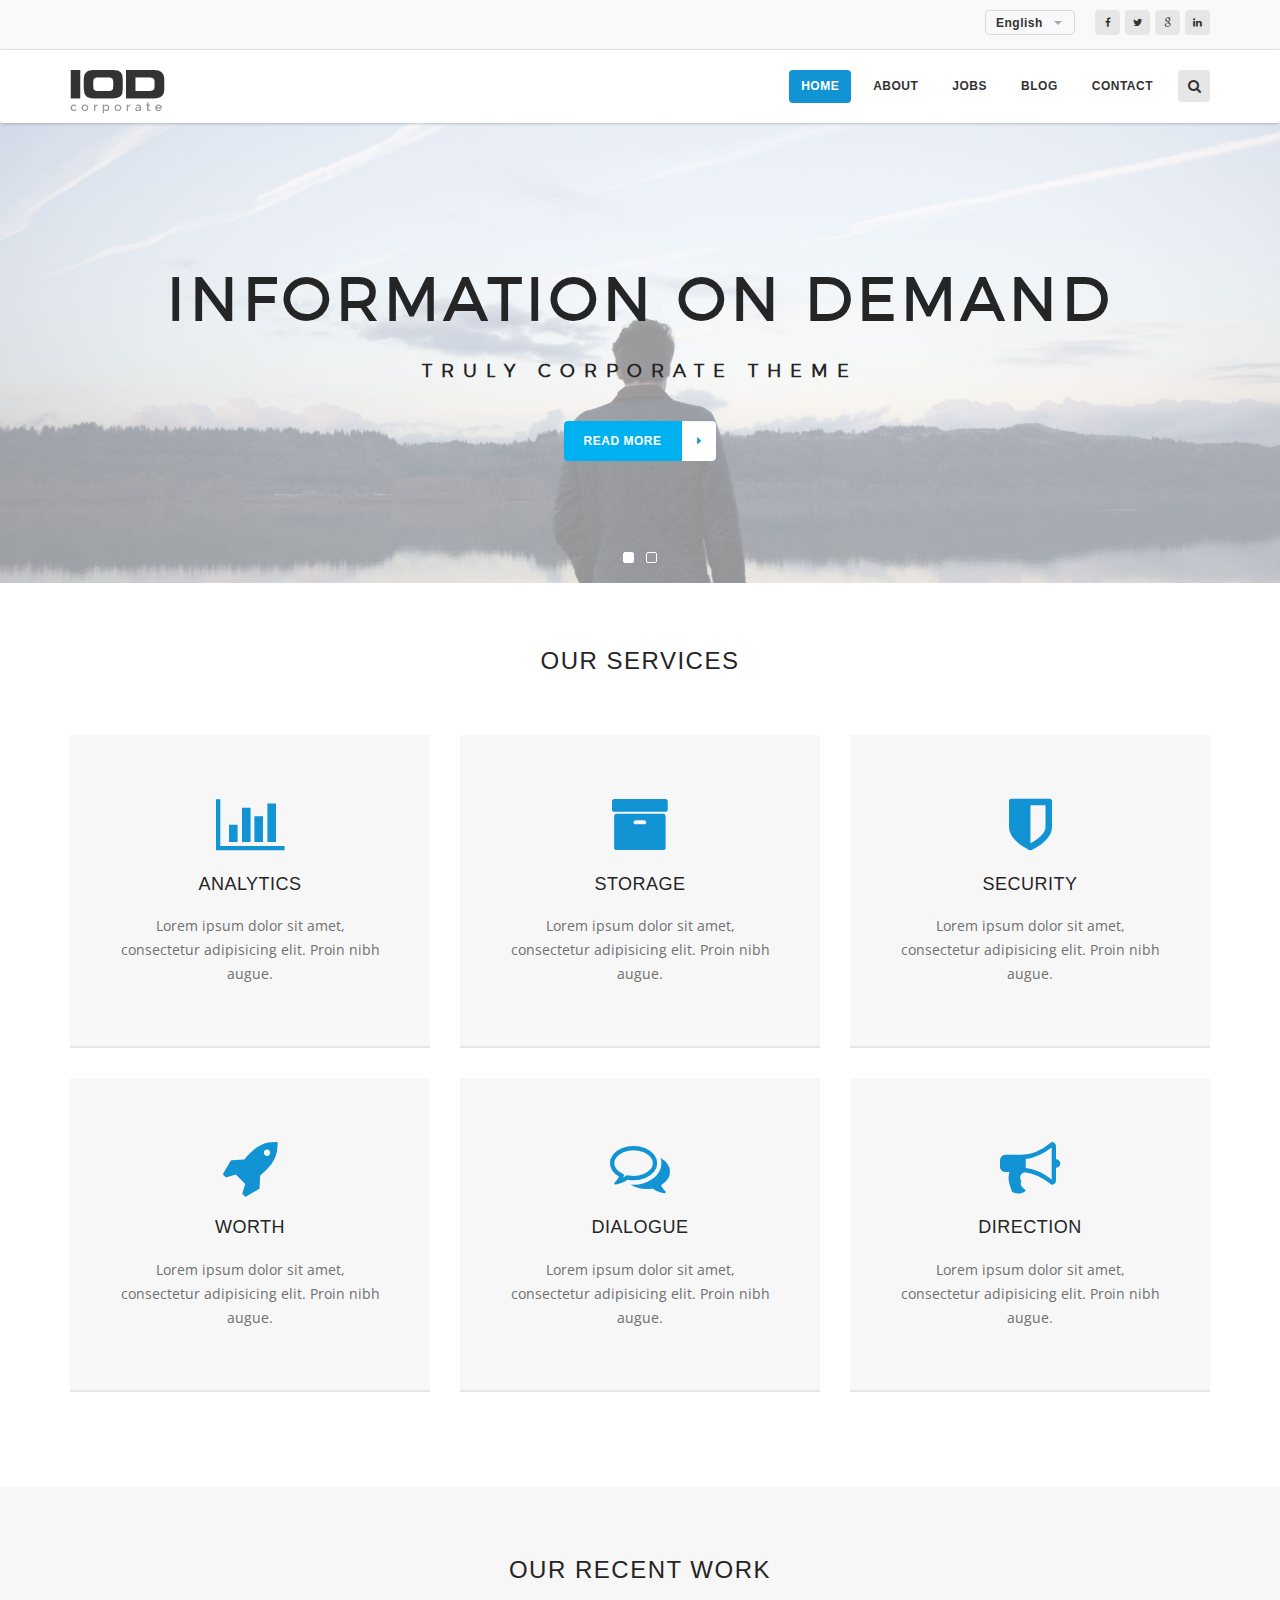
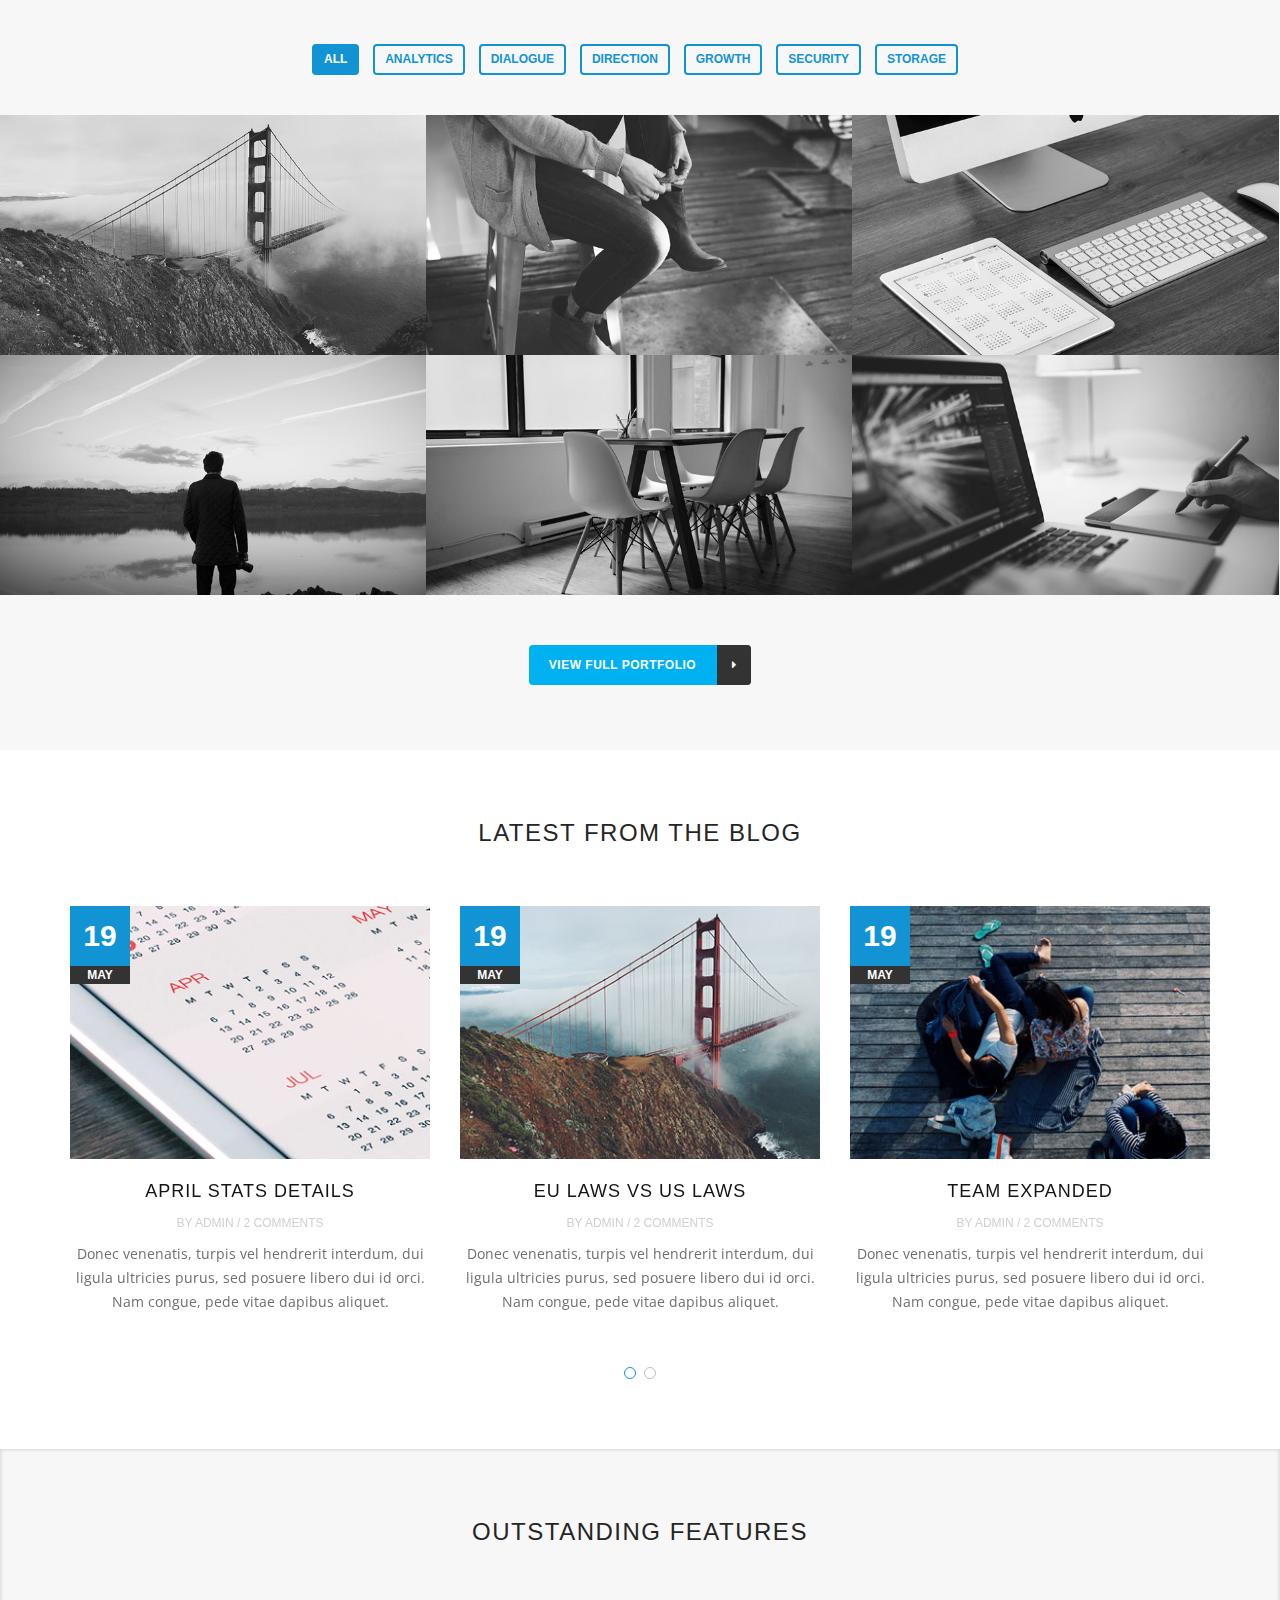
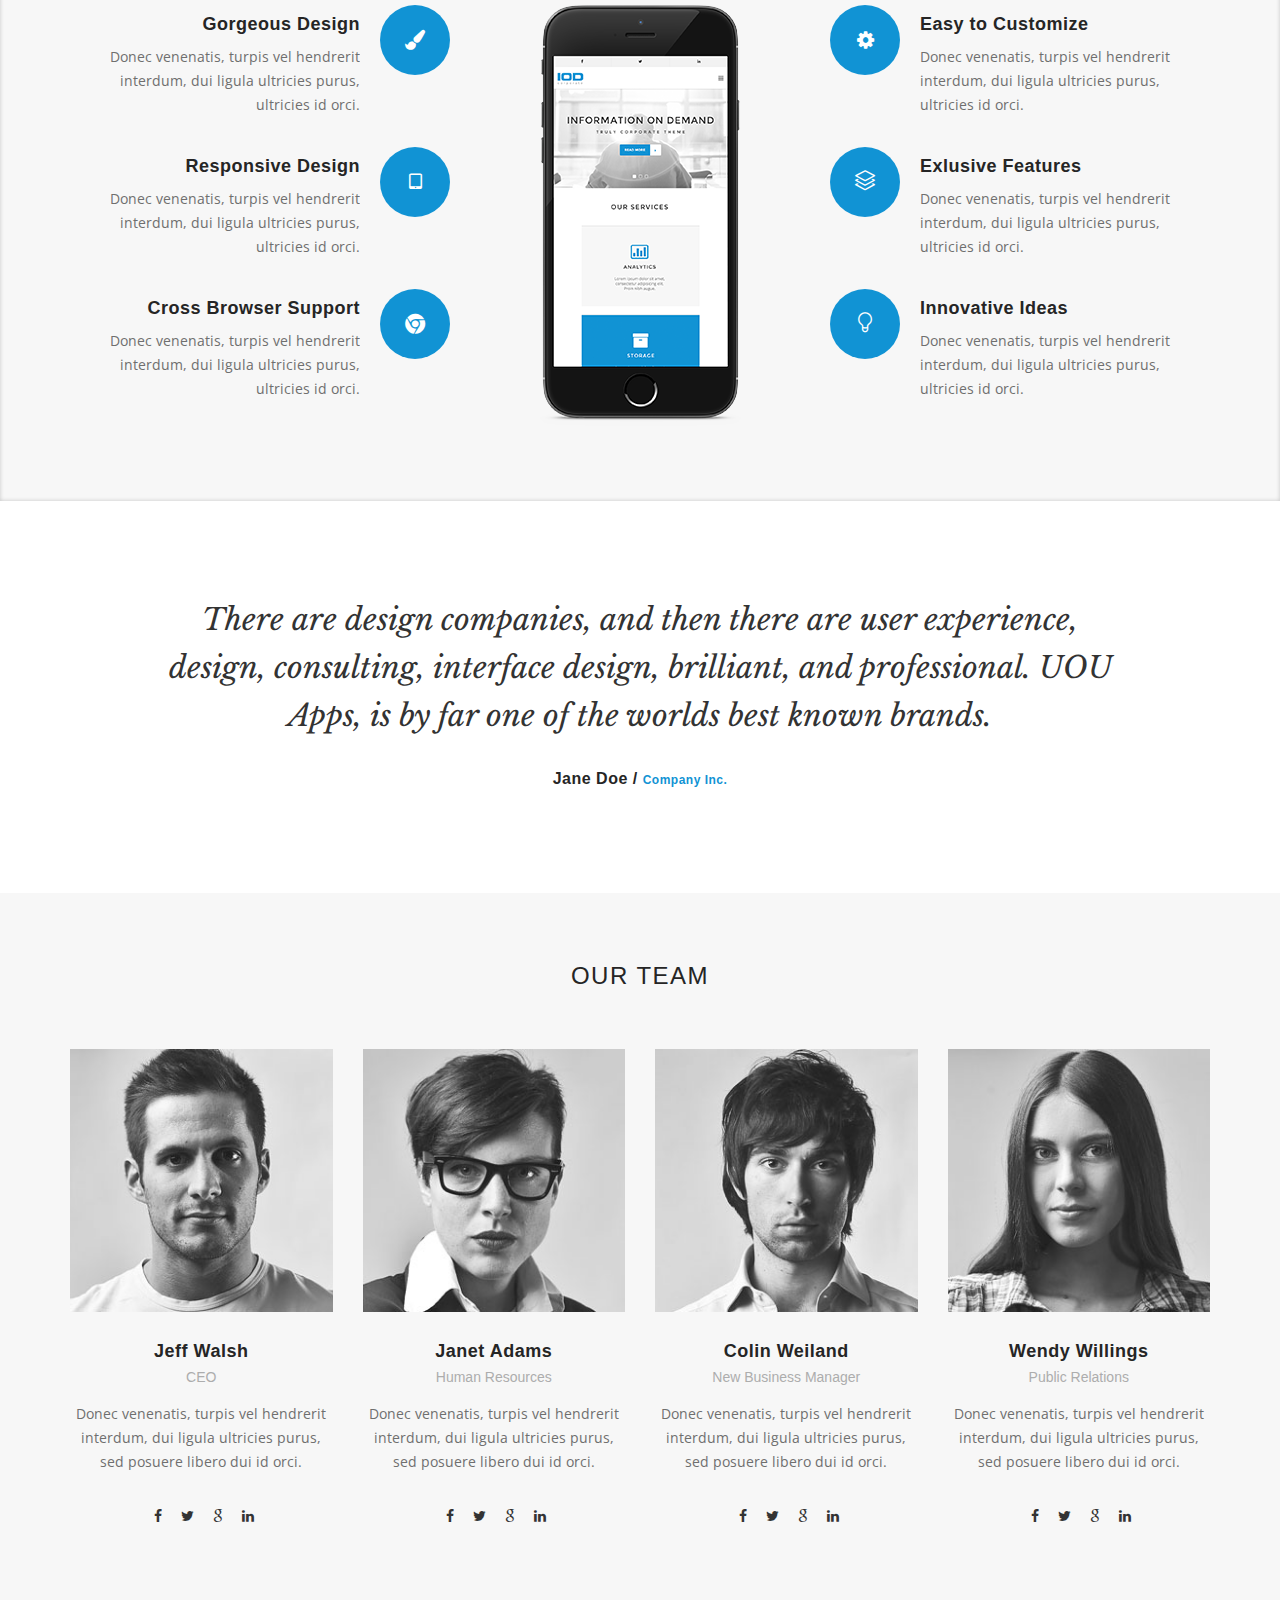
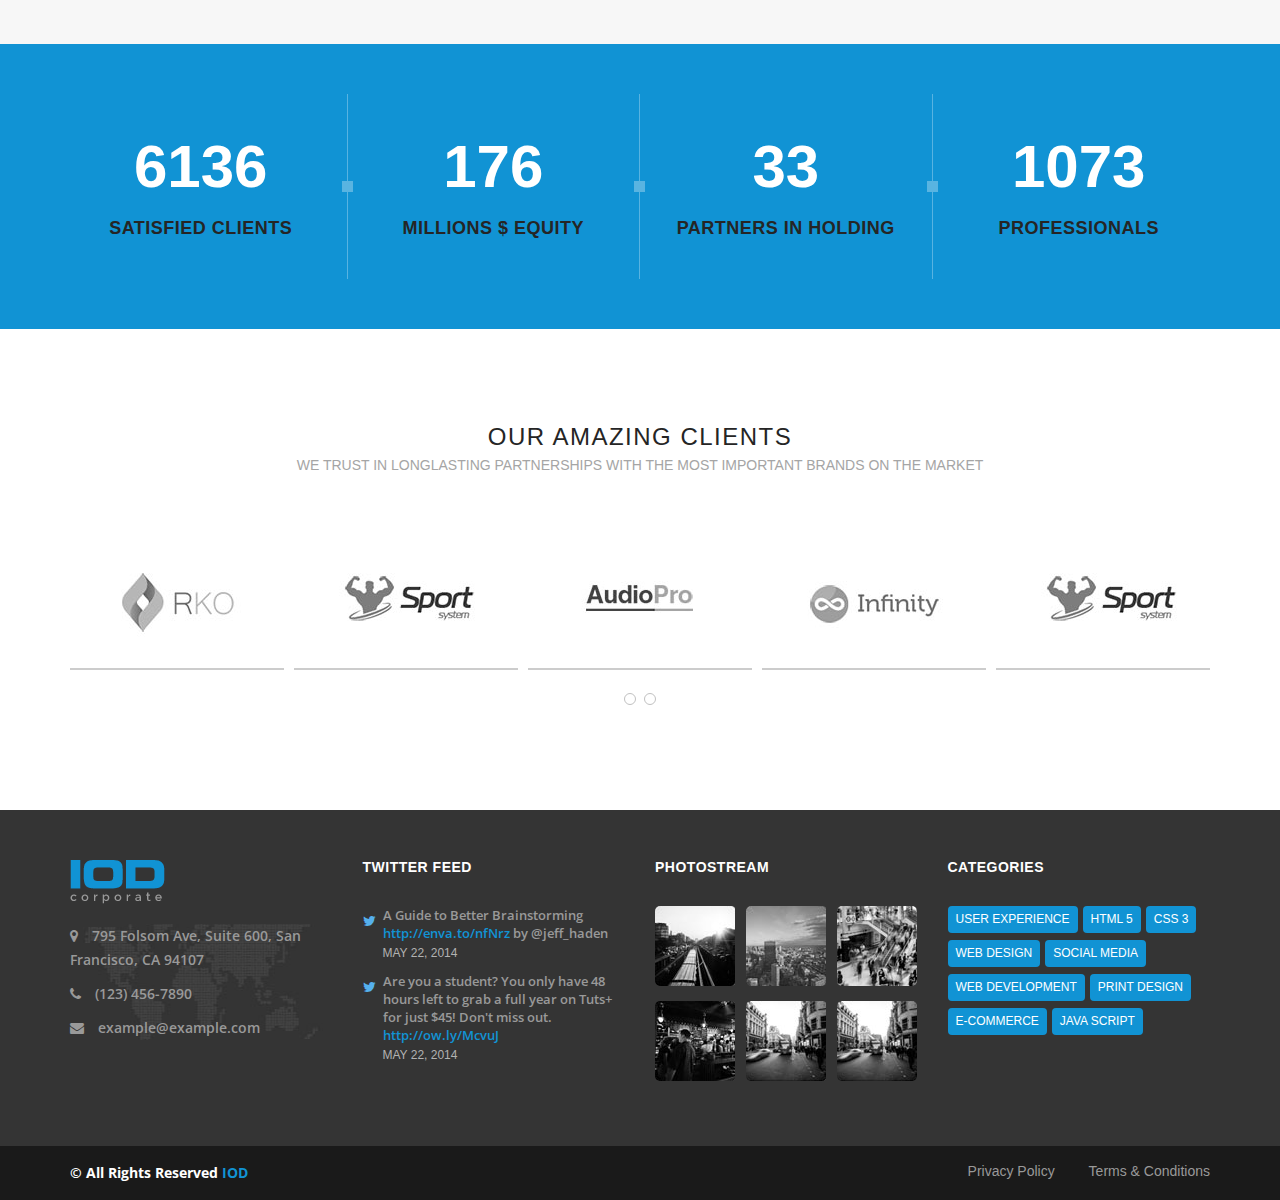
<file: t1/index.html>
<!DOCTYPE html>
<html lang="en">
<head>
<meta charset="utf-8">
<meta http-equiv="X-UA-Compatible" content="IE=edge">
<meta name="viewport" content="width=device-width, initial-scale=1">
<meta name="description" content="">
<meta name="author" content="M_Adnan">
<title>IOD - Corporate HTML5 Template</title>

<!-- Favicon -->
<link rel="icon" type="image/png" sizes="16x16" href="images/favicon.ico">

<!-- Bootstrap Core CSS -->
<link href="css/bootstrap.min.css" rel="stylesheet">

<!-- Custom CSS -->
<link href="css/font-awesome.min.css" rel="stylesheet" type="text/css">
<link href="css/ionicons.min.css" rel="stylesheet">
<link href="css/main.css" rel="stylesheet">
<link href="css/style.css" rel="stylesheet">
<link href="css/responsive.css" rel="stylesheet">

<!-- Online Fonts -->
<link href='https://fonts.googleapis.com/css?family=Raleway:400,600,800,200,500' rel='stylesheet' type='text/css'>
<link href='https://fonts.googleapis.com/css?family=Open+Sans:400,600italic,400italic,300,300italic,600,700,700italic,800,800italic' rel='stylesheet' type='text/css'>
<link href='https://fonts.googleapis.com/css?family=Libre+Baskerville:400italic,400,700' rel='stylesheet' type='text/css'>

<!-- COLORS -->
<link rel="stylesheet" id="color" href="css/colors/default.css">

<!-- JavaScripts -->
<script src="js/modernizr.js"></script>
<!-- HTML5 Shim and Respond.js IE8 support of HTML5 elements and media queries -->
<!-- WARNING: Respond.js doesn't work if you view the page via file:// -->
<!--[if lt IE 9]>
    <script src="https://oss.maxcdn.com/html5shiv/3.7.2/html5shiv.min.js"></script>
    <script src="https://oss.maxcdn.com/respond/1.4.2/respond.min.js"></script>
<![endif]-->
</head>
<body>

<!-- Wrap -->
<div id="wrap"> 
  
  <!-- header -->
  <header> 
    
    <!-- Top bar -->
    <div class="top-bar">
      <div class="top-info">
        <div class="container">
         
            </li>
            <li>
          <!-- Right Sec -->
          <div class="right-sec"> 
            
            <!-- Language -->
            <select class="selectpicker">
              <option>English</option>
              <option>French</option>
              <option>Relish</option>
            </select>
            
            <!-- social -->
            <ul class="social">
              <li><a href="#."><i class="fa fa-facebook"></i></a></li>
              <li><a href="#."><i class="fa fa-twitter"></i></a></li>
              <li><a href="#."><i class="fa fa-google"></i></a></li>
              <li><a href="#."><i class="fa fa-linkedin"></i></a></li>
            </ul>
          </div>
        </div>
      </div>
    </div>
    
    <!-- Navigation -->
    <nav class="navbar">
      <div class="sticky">
        <div class="container"> 
          
          <!-- LOGO -->
          <div class="logo"> <a href="index.html"><img  class="img-responsive" src="images/logo.png" alt="" ></a> </div>
          
          <!-- Nav -->
          <ul class="nav ownmenu">
            <li class="active"> <a href="index.html">Home </a> </li>
                  
            <li> <a href="about.html">About </a> </li>
           
              
            <li> <a href="jobs-left-sidebar.html">Jobs </a>
             
            <li> <a href="blog.html">Blog </a></li>
            <li> <a href="contact.html">Contact</a> </li>
          </ul>
          <!-- Search -->
          <div class="search-icon"> <a href="#."><i class="fa fa-search"></i></a>
            <form>
              <input class="form-control" type="search" placeholder="Type Here">
              <button type="submit"><i class="fa fa-search"></i></button>
            </form>
          </div>
        </div>
      </div>
    </nav>
  </header>
  
  <!-- HOME MAIN SLIDER -->
  <section class="home-slide">
    <ul class="slides">
      
      <!-- SLIDER 1 -->
      <li class="slide-img-1" data-stellar-background-ratio="0.6">
        <div class="position-center-center">
          <h1>Information on Demand</h1>
          <h5>Truly Corporate Theme</h5>
          <a href="#." class="btn margin-top-30">Read More <i class="fa fa-caret-right"></i></a> </div>
      </li>
      
      <!-- SLIDER 2 -->
      <li class="slide-img-2" data-stellar-background-ratio="0.6">
        <div class="position-center-center">
          <h1>iod HTML5 template</h1>
          <h5>Truly Corporate Theme</h5>
          <a href="#." class="btn margin-top-30">Read More <i class="fa fa-caret-right"></i></a> </div>
      </li>
    </ul>
  </section>
  
  <!-- Content -->
  <div id="content"> 
    
    <!-- SERVICES -->
    <section class="services padding-top-70 padding-bottom-70">
      <div class="container"> 
        <!-- Heading -->
        <div class="heading text-center">
          <h4>Our Services</h4>
        </div>
      </div>
      <div class="best-services"> 
        <!-- Row -->
        <div class="container">
          <ul class="row list">
            <!-- Analytics -->
            <li class="col-md-4" data-content="#colio_c1">
              <article class="thumb"> <a class="button colio-link" href="#"> <i class="fa fa-bar-chart"></i>
                <h5>Analytics</h5>
                <p>Lorem ipsum dolor sit amet, consectetur adipisicing elit. Proin nibh augue.</p>
                </a> </article>
            </li>
            
            <!-- Storage -->
            <li class="col-md-4" data-content="#colio_c2">
              <article class="thumb"><a class="button colio-link" href="#"> <i class="fa fa-archive"></i>
                <h5>Storage</h5>
                <p>Lorem ipsum dolor sit amet, consectetur adipisicing elit. Proin nibh augue.</p>
                </a> </article>
            </li>
            
            <!-- Security -->
            <li class="col-md-4" data-content="#colio_c3">
              <article class="thumb"><a class="button colio-link" href="#"> <i class="fa fa-shield"></i>
                <h5>Security</h5>
                <p>Lorem ipsum dolor sit amet, consectetur adipisicing elit. Proin nibh augue.</p>
                </a> </article>
            </li>
            
            <!-- Worth -->
            <li class="col-md-4" data-content="#colio_c4">
              <article class="thumb"><a class="button colio-link" href="#"> <i class="fa fa-rocket"></i>
                <h5>Worth</h5>
                <p>Lorem ipsum dolor sit amet, consectetur adipisicing elit. Proin nibh augue.</p>
                </a> </article>
            </li>
            
            <!-- Worth -->
            <li class="col-md-4" data-content="#colio_c5">
              <article class="thumb"><a class="button colio-link" href="#"> <i class="fa fa-comments-o"></i>
                <h5>Dialogue</h5>
                <p>Lorem ipsum dolor sit amet, consectetur adipisicing elit. Proin nibh augue.</p>
                </a> </article>
            </li>
            
            <!-- Worth -->
            <li class="col-md-4" data-content="#colio_c6">
              <article class="thumb"><a class="button colio-link" href="#"> <i class="fa fa-bullhorn"></i>
                <h5>Direction</h5>
                <p>Lorem ipsum dolor sit amet, consectetur adipisicing elit. Proin nibh augue.</p>
                </a> </article>
            </li>
          </ul>
        </div>
      </div>
      
      <!-- Analytics Tab Open -->
      <div id="colio_c1" class="colio-content">
        <div class="main">
          <div class="container">
            <div class="inside-colio">
              <div class="row">
                <div class="col-md-8"> 
                  <!-- Heading -->
                  <div class="heading text-left margin-bottom-40">
                    <h4>Analytics</h4>
                  </div>
                  <p> <strong> Cras vel lorem. Etiam pellentesque aliquet tellus. Phasellus pharetra nulla ac diam. Quisque semper justo at risus.</strong> <br>
                    <br>
                    Donec venenatis, turpis vel hendrerit interdum, dui ligula ultricies purus, sed posuere libero dui id orci. Nam congue, pede vitae dapibus aliquet, elit magna vulputate arcu, vel tempus metus leo non est. <br>
                    <br>
                    Etiam sit amet lectus quis est congue mollis. Phasellus congue lacus eget neque. Phasellus ornare, ante vitae consectetuer consequat, purus sapien ultricies dolor, et mollis pede metus eget nisi. Praesent sodales velit quis augue. Cras suscipit, urna at aliquam. </p>
                  <a href="#." class="btn btn-1 margin-top-30 margin-right-20">Contact Now <i class="fa fa-caret-right"></i></a> <a href="#." class="btn btn-1 margin-top-30">View Services <i class="fa fa-caret-right"></i></a> </div>
                <div class="col-md-4 text-right"> <img class="img-responsive" src="images/ipad.png" alt=""> </div>
              </div>
            </div>
          </div>
        </div>
      </div>
      
      <!-- Storage Tab Open -->
      <div id="colio_c2" class="colio-content">
        <div class="main">
          <div class="container">
            <div class="inside-colio">
              <div class="row">
                <div class="col-md-4 text-left"> <img class="img-responsive" src="images/ipad.png" alt=""> </div>
                <div class="col-md-8"> 
                  <!-- Heading -->
                  <div class="heading text-left margin-bottom-40">
                    <h4>Storage</h4>
                  </div>
                  <p> <strong> Cras vel lorem. Etiam pellentesque aliquet tellus. Phasellus pharetra nulla ac diam. Quisque semper justo at risus.</strong> <br>
                    <br>
                    Donec venenatis, turpis vel hendrerit interdum, dui ligula ultricies purus, sed posuere libero dui id orci. Nam congue, pede vitae dapibus aliquet, elit magna vulputate arcu, vel tempus metus leo non est. <br>
                    <br>
                    Etiam sit amet lectus quis est congue mollis. Phasellus congue lacus eget neque. Phasellus ornare, ante vitae consectetuer consequat, purus sapien ultricies dolor, et mollis pede metus eget nisi. Praesent sodales velit quis augue. Cras suscipit, urna at aliquam. </p>
                  <a href="#." class="btn btn-1 margin-top-30 margin-right-20">Contact Now <i class="fa fa-caret-right"></i></a> <a href="#." class="btn btn-1 margin-top-30">View Services <i class="fa fa-caret-right"></i></a> </div>
              </div>
            </div>
          </div>
        </div>
      </div>
      
      <!-- Security Tab Open -->
      <div id="colio_c3" class="colio-content">
        <div class="main">
          <div class="container">
            <div class="inside-colio">
              <div class="row">
                <div class="col-md-8"> 
                  <!-- Heading -->
                  <div class="heading text-left margin-bottom-40">
                    <h4>Security</h4>
                  </div>
                  <p> <strong> Cras vel lorem. Etiam pellentesque aliquet tellus. Phasellus pharetra nulla ac diam. Quisque semper justo at risus.</strong> <br>
                    <br>
                    Donec venenatis, turpis vel hendrerit interdum, dui ligula ultricies purus, sed posuere libero dui id orci. Nam congue, pede vitae dapibus aliquet, elit magna vulputate arcu, vel tempus metus leo non est. <br>
                    <br>
                    Etiam sit amet lectus quis est congue mollis. Phasellus congue lacus eget neque. Phasellus ornare, ante vitae consectetuer consequat, purus sapien ultricies dolor, et mollis pede metus eget nisi. Praesent sodales velit quis augue. Cras suscipit, urna at aliquam. </p>
                  <a href="#." class="btn btn-1 margin-top-30 margin-right-20">Contact Now <i class="fa fa-caret-right"></i></a> <a href="#." class="btn btn-1 margin-top-30">View Services <i class="fa fa-caret-right"></i></a> </div>
                <div class="col-md-4 text-right"> <img class="img-responsive" src="images/ipad.png" alt=""> </div>
              </div>
            </div>
          </div>
        </div>
      </div>
      
      <!-- Storage Tab Open -->
      <div id="colio_c4" class="colio-content">
        <div class="main">
          <div class="container">
            <div class="inside-colio">
              <div class="row">
                <div class="col-md-8"> 
                  <!-- Heading -->
                  <div class="heading text-left margin-bottom-40">
                    <h4>Worth</h4>
                  </div>
                  <p> <strong> Cras vel lorem. Etiam pellentesque aliquet tellus. Phasellus pharetra nulla ac diam. Quisque semper justo at risus.</strong> <br>
                    <br>
                    Donec venenatis, turpis vel hendrerit interdum, dui ligula ultricies purus, sed posuere libero dui id orci. Nam congue, pede vitae dapibus aliquet, elit magna vulputate arcu, vel tempus metus leo non est. <br>
                    <br>
                    Etiam sit amet lectus quis est congue mollis. Phasellus congue lacus eget neque. Phasellus ornare, ante vitae consectetuer consequat, purus sapien ultricies dolor, et mollis pede metus eget nisi. Praesent sodales velit quis augue. Cras suscipit, urna at aliquam. </p>
                  <a href="#." class="btn btn-1 margin-top-30 margin-right-20">Contact Now <i class="fa fa-caret-right"></i></a> <a href="#." class="btn btn-1 margin-top-30">View Services <i class="fa fa-caret-right"></i></a> </div>
                <div class="col-md-4 text-right"> <img class="img-responsive" src="images/ipad.png" alt=""> </div>
              </div>
            </div>
          </div>
        </div>
      </div>
      
      <!-- Security Tab Open -->
      <div id="colio_c5" class="colio-content">
        <div class="main">
          <div class="container">
            <div class="inside-colio">
              <div class="row">
                <div class="col-md-4 text-left"> <img class="img-responsive" src="images/ipad.png" alt=""> </div>
                <div class="col-md-8"> 
                  <!-- Heading -->
                  <div class="heading text-left margin-bottom-40">
                    <h4>Dialogue</h4>
                  </div>
                  <p> <strong> Cras vel lorem. Etiam pellentesque aliquet tellus. Phasellus pharetra nulla ac diam. Quisque semper justo at risus.</strong> <br>
                    <br>
                    Donec venenatis, turpis vel hendrerit interdum, dui ligula ultricies purus, sed posuere libero dui id orci. Nam congue, pede vitae dapibus aliquet, elit magna vulputate arcu, vel tempus metus leo non est. <br>
                    <br>
                    Etiam sit amet lectus quis est congue mollis. Phasellus congue lacus eget neque. Phasellus ornare, ante vitae consectetuer consequat, purus sapien ultricies dolor, et mollis pede metus eget nisi. Praesent sodales velit quis augue. Cras suscipit, urna at aliquam. </p>
                  <a href="#." class="btn btn-1 margin-top-30 margin-right-20">Contact Now <i class="fa fa-caret-right"></i></a> <a href="#." class="btn btn-1 margin-top-30">View Services <i class="fa fa-caret-right"></i></a> </div>
              </div>
            </div>
          </div>
        </div>
      </div>
      <!-- Security Tab Open -->
      <div id="colio_c6" class="colio-content">
        <div class="main">
          <div class="container">
            <div class="inside-colio">
              <div class="row">
                <div class="col-md-8"> 
                  <!-- Heading -->
                  <div class="heading text-left margin-bottom-40">
                    <h4>Direction</h4>
                  </div>
                  <p> <strong> Cras vel lorem. Etiam pellentesque aliquet tellus. Phasellus pharetra nulla ac diam. Quisque semper justo at risus.</strong> <br>
                    <br>
                    Donec venenatis, turpis vel hendrerit interdum, dui ligula ultricies purus, sed posuere libero dui id orci. Nam congue, pede vitae dapibus aliquet, elit magna vulputate arcu, vel tempus metus leo non est. <br>
                    <br>
                    Etiam sit amet lectus quis est congue mollis. Phasellus congue lacus eget neque. Phasellus ornare, ante vitae consectetuer consequat, purus sapien ultricies dolor, et mollis pede metus eget nisi. Praesent sodales velit quis augue. Cras suscipit, urna at aliquam. </p>
                  <a href="#." class="btn btn-1 margin-top-30 margin-right-20">Contact Now <i class="fa fa-caret-right"></i></a> <a href="#." class="btn btn-1 margin-top-30">View Services <i class="fa fa-caret-right"></i></a> </div>
                <div class="col-md-4 text-right"> <img class="img-responsive" src="images/ipad.png" alt=""> </div>
              </div>
            </div>
          </div>
        </div>
      </div>
    </section>
    
    <!-- Portfolio -->
    <section class="portfolio light-gray-bg padding-top-70 padding-bottom-20">
      <div class="container"> 
        <!-- Heading -->
        <div class="heading text-center">
          <h4>Our Recent Work</h4>
        </div>
        
        <!-- PORTOFLIO ITEMS FILTER -->
        <div class="text-center">
          <div id="ajax-work-filter" class="cbp-l-filters-buttonCenter filter-style-2">
            <div data-filter="*" class="cbp-filter-item-active cbp-filter-item"> All
              <div class="cbp-filter-counter"></div>
            </div>
            <div data-filter=".ana" class="cbp-filter-item"> Analytics
              <div class="cbp-filter-counter"></div>
            </div>
            <div data-filter=".dial" class="cbp-filter-item"> Dialogue
              <div class="cbp-filter-counter"></div>
            </div>
            <div data-filter=".direc" class="cbp-filter-item"> Direction
              <div class="cbp-filter-counter"></div>
            </div>
            <div data-filter=".growth" class="cbp-filter-item"> Growth
              <div class="cbp-filter-counter"></div>
            </div>
            <div data-filter=".sec" class="cbp-filter-item">Security
              <div class="cbp-filter-counter"></div>
            </div>
            <div data-filter=".storage" class="cbp-filter-item">Storage
              <div class="cbp-filter-counter"></div>
            </div>
          </div>
        </div>
      </div>
      
      <!-- PORTFOLIO ROW -->
      <div class="ajax-work col-3"> 
        <!-- ITEMS -->
        <div class="cbp-item ana dial growth">
          <article class="item"><img class="img-responsive" src="images/portfolio/img-1.jpg" alt="" > 
            <!-- Hover -->
            <div class="over-detail"> 
              <!-- Link -->
              <div class="top-detail"> <a href="ajax-work/project1.html" class="cbp-singlePage"><i class="fa fa-link"></i> </a> <a href="images/portfolio/img-1.jpg" class="cbp-lightbox" data-title=""><i class="icon-magnifier"></i></a> </div>
              <!-- TITTLE HEADING -->
              <div class="bottom-detail">
                <h3>Long Project Title can go Here</h3>
                <span>Category Name</span> </div>
            </div>
          </article>
        </div>
        
        <!-- ITEMS -->
        <div class="cbp-item ana dial sec storage">
          <article class="item"><img class="img-responsive" src="images/portfolio/img-2.jpg" alt="" > 
            <!-- Hover -->
            <div class="over-detail"> 
              <!-- Link -->
              <div class="top-detail"> <a href="ajax-work/project2.html" class="cbp-singlePage"><i class="fa fa-link"></i> </a> <a href="images/portfolio/img-2.jpg" class="cbp-lightbox" data-title=""><i class="icon-magnifier"></i></a> </div>
              <!-- TITTLE HEADING -->
              <div class="bottom-detail">
                <h3>Long Project Title can go Here</h3>
                <span>Category Name</span> </div>
            </div>
          </article>
        </div>
        
        <!-- ITEMS -->
        <div class="cbp-item ana sec storage">
          <article class="item"><img class="img-responsive" src="images/portfolio/img-3.jpg" alt="" > 
            <!-- Hover -->
            <div class="over-detail"> 
              <!-- Link -->
              <div class="top-detail"> <a href="ajax-work/project3.html" class="cbp-singlePage"><i class="fa fa-link"></i> </a> <a href="images/portfolio/img-3.jpg" class="cbp-lightbox" data-title=""><i class="icon-magnifier"></i></a> </div>
              <!-- TITTLE HEADING -->
              <div class="bottom-detail">
                <h3>Long Project Title can go Here</h3>
                <span>Category Name</span> </div>
            </div>
          </article>
        </div>
        
        <!-- ITEMS -->
        <div class="cbp-item sec storage">
          <article class="item"><img class="img-responsive" src="images/portfolio/img-4.jpg" alt="" > 
            <!-- Hover -->
            <div class="over-detail"> 
              <!-- Link -->
              <div class="top-detail"> <a href="ajax-work/project4.html" class="cbp-singlePage"><i class="fa fa-link"></i> </a> <a href="images/portfolio/img-4.jpg" class="cbp-lightbox" data-title=""><i class="icon-magnifier"></i></a> </div>
              <!-- TITTLE HEADING -->
              <div class="bottom-detail">
                <h3>Long Project Title can go Here</h3>
                <span>Category Name</span> </div>
            </div>
          </article>
        </div>
        
        <!-- ITEMS -->
        <div class="cbp-item ana sec">
          <article class="item"><img class="img-responsive" src="images/portfolio/img-5.jpg" alt="" > 
            <!-- Hover -->
            <div class="over-detail"> 
              <!-- Link -->
              <div class="top-detail"> <a href="ajax-work/project5.html" class="cbp-singlePage"><i class="fa fa-link"></i> </a> <a href="images/portfolio/img-5.jpg" class="cbp-lightbox" data-title=""><i class="icon-magnifier"></i></a> </div>
              <!-- TITTLE HEADING -->
              <div class="bottom-detail">
                <h3>Long Project Title can go Here</h3>
                <span>Category Name</span> </div>
            </div>
          </article>
        </div>
        
        <!-- ITEMS -->
        <div class="cbp-item ana dial direc">
          <article class="item"><img class="img-responsive" src="images/portfolio/img-6.jpg" alt="" > 
            <!-- Hover -->
            <div class="over-detail"> 
              <!-- Link -->
              <div class="top-detail"> <a href="ajax-work/project6.html" class="cbp-singlePage"><i class="fa fa-link"></i> </a> <a href="images/portfolio/img-6.jpg" class="cbp-lightbox" data-title=""><i class="icon-magnifier"></i></a> </div>
              <!-- TITTLE HEADING -->
              <div class="bottom-detail">
                <h3>Long Project Title can go Here</h3>
                <span>Category Name</span> </div>
            </div>
          </article>
        </div>
      </div>
      
      <!-- LOAD MORE -->
      <div class="text-center margin-top-50 margin-bottom-50 animate fadeInUp" data-wow-delay="0.4s">
        <div id="ajax-loadMore"> <a href="ajax-work/loadMore1.html" class="cbp-l-loadMore-link btn btn-1" rel="nofollow"> <span class="cbp-l-loadMore-defaultText">View Full Portfolio <i class="fa fa-caret-right"></i></span> <span class="cbp-l-loadMore-loadingText">LOADING... <i class="fa fa-caret-down"></i></span> <span class="cbp-l-loadMore-noMoreLoading">NO MORE WORKS <i class="fa fa-caret-up"></i></span></a> </div>
      </div>
    </section>
    
    <!-- BLOG -->
    <section class="blog padding-top-70 padding-bottom-70">
      <div class="container"> 
        <!-- Heading -->
        <div class="heading text-center">
          <h4>Latest from the blog</h4>
        </div>
        <!-- Blog Row -->
        <div class="row blog-slide"> 
          <!-- Blog Post -->
          <div class="col-md-12 no-padding">
            <article> <img class="img-responsive" src="images/blog/img-1.jpg" alt="" > 
              
              <!-- Date -->
              <div class="date"> 19 <span>MAY</span> </div>
              
              <!-- Detail -->
              <div class="post-detail"> <a href="#." class="post-tittle">April stats Details</a> <span>By Admin  /  2 Comments</span>
                <p>Donec venenatis, turpis vel hendrerit interdum, dui ligula ultricies purus, sed posuere libero dui id orci. Nam congue, pede vitae dapibus aliquet.</p>
              </div>
            </article>
          </div>
          <!-- Blog Post -->
          <div class="col-md-12 no-padding">
            <article> <img class="img-responsive" src="images/blog/img-2.jpg" alt="" > 
              <!-- Date -->
              <div class="date"> 19 <span>MAY</span> </div>
              <!-- Detail -->
              <div class="post-detail"> <a href="#." class="post-tittle">EU LAWs vs US Laws</a> <span>By Admin  /  2 Comments</span>
                <p>Donec venenatis, turpis vel hendrerit interdum, dui ligula ultricies purus, sed posuere libero dui id orci. Nam congue, pede vitae dapibus aliquet.</p>
              </div>
            </article>
          </div>
          <!-- Blog Post -->
          <div class="col-md-12 no-padding">
            <article> <img class="img-responsive" src="images/blog/img-3.jpg" alt="" > 
              <!-- Date -->
              <div class="date"> 19 <span>MAY</span> </div>
              <!-- Detail -->
              <div class="post-detail"> <a href="#." class="post-tittle">Team Expanded</a> <span>By Admin  /  2 Comments</span>
                <p>Donec venenatis, turpis vel hendrerit interdum, dui ligula ultricies purus, sed posuere libero dui id orci. Nam congue, pede vitae dapibus aliquet.</p>
              </div>
            </article>
          </div>
          <!-- Blog Post -->
          <div class="col-md-12 no-padding">
            <article> <img class="img-responsive" src="images/blog/img-2.jpg" alt="" > 
              <!-- Date -->
              <div class="date"> 19 <span>MAY</span> </div>
              <!-- Detail -->
              <div class="post-detail"> <a href="#." class="post-tittle">EU LAWs vs US Laws</a> <span>By Admin  /  2 Comments</span>
                <p>Donec venenatis, turpis vel hendrerit interdum, dui ligula ultricies purus, sed posuere libero dui id orci. Nam congue, pede vitae dapibus aliquet.</p>
              </div>
            </article>
          </div>
          <!-- Blog Post -->
          <div class="col-md-12 no-padding">
            <article> <img class="img-responsive" src="images/blog/img-3.jpg" alt="" > 
              <!-- Date -->
              <div class="date"> 19 <span>MAY</span> </div>
              <!-- Detail -->
              <div class="post-detail"> <a href="#." class="post-tittle">Team Expanded</a> <span>By Admin  /  2 Comments</span>
                <p>Donec venenatis, turpis vel hendrerit interdum, dui ligula ultricies purus, sed posuere libero dui id orci. Nam congue, pede vitae dapibus aliquet.</p>
              </div>
            </article>
          </div>
          <!-- Blog Post -->
          <div class="col-md-12 no-padding">
            <article> <img class="img-responsive" src="images/blog/img-3.jpg" alt="" > 
              <!-- Date -->
              <div class="date"> 19 <span>MAY</span> </div>
              <!-- Detail -->
              <div class="post-detail"> <a href="#." class="post-tittle">Team Expanded</a> <span>By Admin  /  2 Comments</span>
                <p>Donec venenatis, turpis vel hendrerit interdum, dui ligula ultricies purus, sed posuere libero dui id orci. Nam congue, pede vitae dapibus aliquet.</p>
              </div>
            </article>
          </div>
        </div>
      </div>
    </section>
    
    <!-- Features -->
    <section class="features light-gray-bg padding-top-70 padding-bottom-70">
      <div class="container"> 
        <!-- Heading -->
        <div class="heading text-center">
          <h4>outstanding features</h4>
        </div>
        
        <!-- Features -->
        <div class="list-style-featured">
          <div class="row no-margin"> 
            <!-- LIST LEFT -->
            <div class="col-md-4 no-padding">
              <ul class="text-right">
                <li>
                  <div class="media">
                    <div class="media-body">
                      <h6>Gorgeous Design</h6>
                      <p>Donec venenatis, turpis vel hendrerit interdum, dui ligula ultricies purus,  ultricies id orci.</p>
                    </div>
                    <div class="media-right">
                      <div class="icon"> <i class="fa fa-paint-brush"></i> </div>
                    </div>
                  </div>
                </li>
                <li>
                  <div class="media">
                    <div class="media-body">
                      <h6>Responsive Design</h6>
                      <p>Donec venenatis, turpis vel hendrerit interdum, dui ligula ultricies purus,  ultricies id orci.</p>
                    </div>
                    <div class="media-right">
                      <div class="icon"> <i class="fa fa-tablet"></i> </div>
                    </div>
                  </div>
                </li>
                <li>
                  <div class="media">
                    <div class="media-body">
                      <h6>Cross Browser Support</h6>
                      <p>Donec venenatis, turpis vel hendrerit interdum, dui ligula ultricies purus,  ultricies id orci.</p>
                    </div>
                    <div class="media-right">
                      <div class="icon"> <i class="fa fa-chrome"></i> </div>
                    </div>
                  </div>
                </li>
              </ul>
            </div>
            
            <!-- LIST IMAGE -->
            <div class="col-md-4 text-center no-padding"> <img class="img-responsive" src="images/iphone.png" alt=""> </div>
            
            <!-- LIST ICON RIGHT -->
            <div class="col-md-4 no-padding">
              <ul>
                <li>
                  <div class="media">
                    <div class="media-left">
                      <div class="icon"> <i class="fa fa-gear"></i> </div>
                    </div>
                    <div class="media-body">
                      <h6>Easy to Customize</h6>
                      <p>Donec venenatis, turpis vel hendrerit interdum, dui ligula ultricies purus,  ultricies id orci.</p>
                    </div>
                  </div>
                </li>
                <li>
                  <div class="media">
                    <div class="media-left">
                      <div class="icon"> <i class="icon-layers"></i> </div>
                    </div>
                    <div class="media-body">
                      <h6>Exlusive Features</h6>
                      <p>Donec venenatis, turpis vel hendrerit interdum, dui ligula ultricies purus,  ultricies id orci.</p>
                    </div>
                  </div>
                </li>
                <li>
                  <div class="media">
                    <div class="media-left">
                      <div class="icon"> <i class="icon-bulb"></i> </div>
                    </div>
                    <div class="media-body">
                      <h6>Innovative Ideas</h6>
                      <p>Donec venenatis, turpis vel hendrerit interdum, dui ligula ultricies purus,  ultricies id orci.</p>
                    </div>
                  </div>
                </li>
              </ul>
            </div>
          </div>
        </div>
      </div>
    </section>
    
    <!-- Testi -->
    <section class="testi-bg padding-top-100 padding-bottom-100" >
      <div class="container">
        <div class="testi">
          <p> There are design companies, and then there are user experience, design, consulting, interface design, brilliant, and professional. UOU Apps, is by far one of the worlds best known brands.</p>
          <h6>Jane Doe / <span class="primary-color">Company Inc.</span></h6>
        </div>
      </div>
    </section>
    
    <!-- Team -->
    <section class="light-gray-bg padding-top-70 padding-bottom-70">
      <div class="container"> 
        <!-- Heading -->
        <div class="heading text-center">
          <h4>Our Team</h4>
        </div>
        
        <!-- Team -->
        <div class="team">
          <div class="row"> 
            
            <!-- Member -->
            <div class="col-md-3">
              <article> <img class="img-responsive" src="images/team-img-1-1.jpg" alt="" >
                <h5>Jeff Walsh</h5>
                <span>CEO</span>
                <p>Donec venenatis, turpis vel hendrerit interdum, dui ligula ultricies purus, sed posuere libero dui id orci.</p>
                <ul class="social">
                  <li><a href="#."><i class="fa fa-facebook"></i></a></li>
                  <li><a href="#."><i class="fa fa-twitter"></i></a></li>
                  <li><a href="#."><i class="fa fa-google"></i></a></li>
                  <li><a href="#."><i class="fa fa-linkedin"></i></a></li>
                </ul>
              </article>
            </div>
            
            <!-- Member -->
            <div class="col-md-3">
              <article> <img class="img-responsive" src="images/team-img-1-2.jpg" alt="" >
                <h5>Janet Adams</h5>
                <span>Human Resources</span>
                <p>Donec venenatis, turpis vel hendrerit interdum, dui ligula ultricies purus, sed posuere libero dui id orci.</p>
                <ul class="social">
                  <li><a href="#."><i class="fa fa-facebook"></i></a></li>
                  <li><a href="#."><i class="fa fa-twitter"></i></a></li>
                  <li><a href="#."><i class="fa fa-google"></i></a></li>
                  <li><a href="#."><i class="fa fa-linkedin"></i></a></li>
                </ul>
              </article>
            </div>
            
            <!-- Member -->
            <div class="col-md-3">
              <article> <img class="img-responsive" src="images/team-img-1-3.jpg" alt="" >
                <h5>Colin Weiland</h5>
                <span>New Business Manager</span>
                <p>Donec venenatis, turpis vel hendrerit interdum, dui ligula ultricies purus, sed posuere libero dui id orci.</p>
                <ul class="social">
                  <li><a href="#."><i class="fa fa-facebook"></i></a></li>
                  <li><a href="#."><i class="fa fa-twitter"></i></a></li>
                  <li><a href="#."><i class="fa fa-google"></i></a></li>
                  <li><a href="#."><i class="fa fa-linkedin"></i></a></li>
                </ul>
              </article>
            </div>
            
            <!-- Member -->
            <div class="col-md-3">
              <article> <img class="img-responsive" src="images/team-img-1-4.jpg" alt="" >
                <h5>Wendy Willings</h5>
                <span>Public Relations</span>
                <p>Donec venenatis, turpis vel hendrerit interdum, dui ligula ultricies purus, sed posuere libero dui id orci.</p>
                <ul class="social">
                  <li><a href="#."><i class="fa fa-facebook"></i></a></li>
                  <li><a href="#."><i class="fa fa-twitter"></i></a></li>
                  <li><a href="#."><i class="fa fa-google"></i></a></li>
                  <li><a href="#."><i class="fa fa-linkedin"></i></a></li>
                </ul>
              </article>
            </div>
          </div>
        </div>
      </div>
    </section>
    
    <!-- Counter -->
    <section class="counter padding-top-50 padding-bottom-50">
      <div class="container"> 
        
        <!-- Team Member -->
        <ul class="row">
          <li class="col-md-3">
            <div class="count"> <span class="number"> <span class="timer" data-speed="2000" data-refresh-interval="10" data-to="16812" data-from="0"></span> </span>
              <h5>Satisfied Clients</h5>
            </div>
          </li>
          
          <!-- Line Of Codes -->
          <li class="col-md-3">
            <div class="count"> <span class="number"> <span class="timer" data-speed="2000" data-refresh-interval="10" data-to="482" data-from="0"></span> </span>
              <h5>Millions $ Equity</h5>
            </div>
          </li>
          
          <!-- Satisfied Client -->
          <li class="col-md-3">
            <div class="count"> <span class="number"> <span class="timer" data-speed="2000" data-refresh-interval="10" data-to="92" data-from="0"></span> </span>
              <h5>Partners in Holding</h5>
            </div>
          </li>
          
          <!-- PSD file included -->
          <li class="col-md-3">
            <div class="count"> <span class="number"> <span class="timer" data-speed="2000" data-refresh-interval="10" data-to="2980" data-from="0"></span> </span>
              <h5>Professionals</h5>
            </div>
          </li>
        </ul>
      </div>
    </section>
    
    <!-- Counter -->
    <section class="clients padding-top-100 padding-bottom-100">
      <div class="container"> 
        
        <!-- Heading -->
        <div class="heading text-center">
          <h4>Our Amazing Clients</h4>
          <span>We trust in longlasting partnerships with the most important brands on the market</span> </div>
        
        <!-- Clients -->
        <div class="single-slide">
          <div class="item">
            <ul class="row col-5">
              <li><a href="#."><img class="img-responsive" src="images/client-img-1.jpg" alt=""></a></li>
              <li><a href="#."><img class="img-responsive" src="images/client-img-2.jpg" alt=""></a></li>
              <li><a href="#."><img class="img-responsive" src="images/client-img-3.jpg" alt=""></a></li>
              <li><a href="#."><img class="img-responsive" src="images/client-img-4.jpg" alt=""></a></li>
              <li><a href="#."><img class="img-responsive" src="images/client-img-5.jpg" alt=""></a></li>
            </ul>
          </div>
          <div class="item">
            <ul class="row col-5">
              <li><a href="#."><img class="img-responsive" src="images/client-img-4.jpg" alt=""></a></li>
              <li><a href="#."><img class="img-responsive" src="images/client-img-5.jpg" alt=""></a></li>
              <li><a href="#."><img class="img-responsive" src="images/client-img-3.jpg" alt=""></a></li>
              <li><a href="#."><img class="img-responsive" src="images/client-img-1.jpg" alt=""></a></li>
              <li><a href="#."><img class="img-responsive" src="images/client-img-2.jpg" alt=""></a></li>
            </ul>
          </div>
        </div>
      </div>
    </section>
  </div>
  
  <!-- FOOTER -->
  <footer>
    <div class="container">
      <div class="row"> 
        
        <!-- ABOUT -->
        <div class="col-md-3"> <img src="images/logo-footer.png" alt="" >
          <div class="about-foot">
            <ul>
              <li>
                <p><i class="fa fa-map-marker"></i> 795 Folsom Ave, Suite 600, San Francisco, CA 94107</p>
              </li>
              <li>
                <p><i class="fa fa-phone"></i> (123) 456-7890</p>
              </li>
              <li>
                <p><i class="fa fa-envelope"></i> example@example.com</p>
              </li>
            </ul>
          </div>
        </div>
        
        <!-- Twitter Feed -->
        <div class="col-md-3">
          <h6>Twitter Feed</h6>
          <ul class="tweet">
            <li>
              <p>A Guide to Better Brainstorming <a href="#." class="primary-color">http://enva.to/nfNrz</a> by @jeff_haden </p>
              <span>May 22, 2014</span> </li>
            <li>
              <p>Are you a student? You only have 48 hours left to grab a full year on Tuts+ for just $45! Don't miss out. <a href="#." class="primary-color">http://ow.ly/McvuJ</a> </p>
              <span>May 22, 2014</span> </li>
          </ul>
        </div>
        
        <!-- Photostream -->
        <div class="col-md-3">
          <h6>Photostream</h6>
          <ul class="photo-steam">
            <li><a href="#."><img src="images/photo-img-1.jpg" alt="" ></a></li>
            <li><a href="#."><img src="images/photo-img-2.jpg" alt="" ></a></li>
            <li><a href="#."><img src="images/photo-img-3.jpg" alt="" ></a></li>
            <li><a href="#."><img src="images/photo-img-4.jpg" alt="" ></a></li>
            <li><a href="#."><img src="images/photo-img-5.jpg" alt="" ></a></li>
            <li><a href="#."><img src="images/photo-img-6.jpg" alt="" ></a></li>
          </ul>
        </div>
        
        <!-- Categories -->
        <div class="col-md-3">
          <h6>Categories</h6>
          <ul class="tags">
            <li><a href="#.">User Experience</a></li>
            <li><a href="#.">html 5</a></li>
            <li><a href="#.">Css 3</a></li>
            <li><a href="#.">Web Design</a></li>
            <li><a href="#.">Social Media</a></li>
            <li><a href="#.">Web Development</a></li>
            <li><a href="#.">Print Design</a></li>
            <li><a href="#.">e-commerce</a></li>
            <li><a href="#.">Java script</a></li>
          </ul>
        </div>
      </div>
    </div>
  </footer>
  
  <!-- RIGHTS -->
  <div class="rights">
    <div class="container">
      <div class="row">
        <div class="col-md-6">
          <p> © All Rights Reserved <span class="primary-color">IOD </span></p>
        </div>
        <div class="col-md-6 text-right"> <a href="#.">Privacy Policy</a> <a href="#.">Terms & Conditions</a> </div>
      </div>
    </div>
  </div>
</div>
<script src="js/jquery-1.11.0.min.js"></script> 
<script src="js/bootstrap.min.js"></script> 
<script src="js/own-menu.js"></script> 
<script src="js/jquery.isotope.min.js"></script> 
<script src="js/jquery.flexslider-min.js"></script> 
<script src="js/jquery.countTo.js"></script> 
<script src="js/owl.carousel.min.js"></script> 
<script src="js/jquery.cubeportfolio.min.js"></script> 
<script src="js/jquery.colio.min.js"></script> 
<script src="js/main.js"></script>
</body>
</html>
</file>
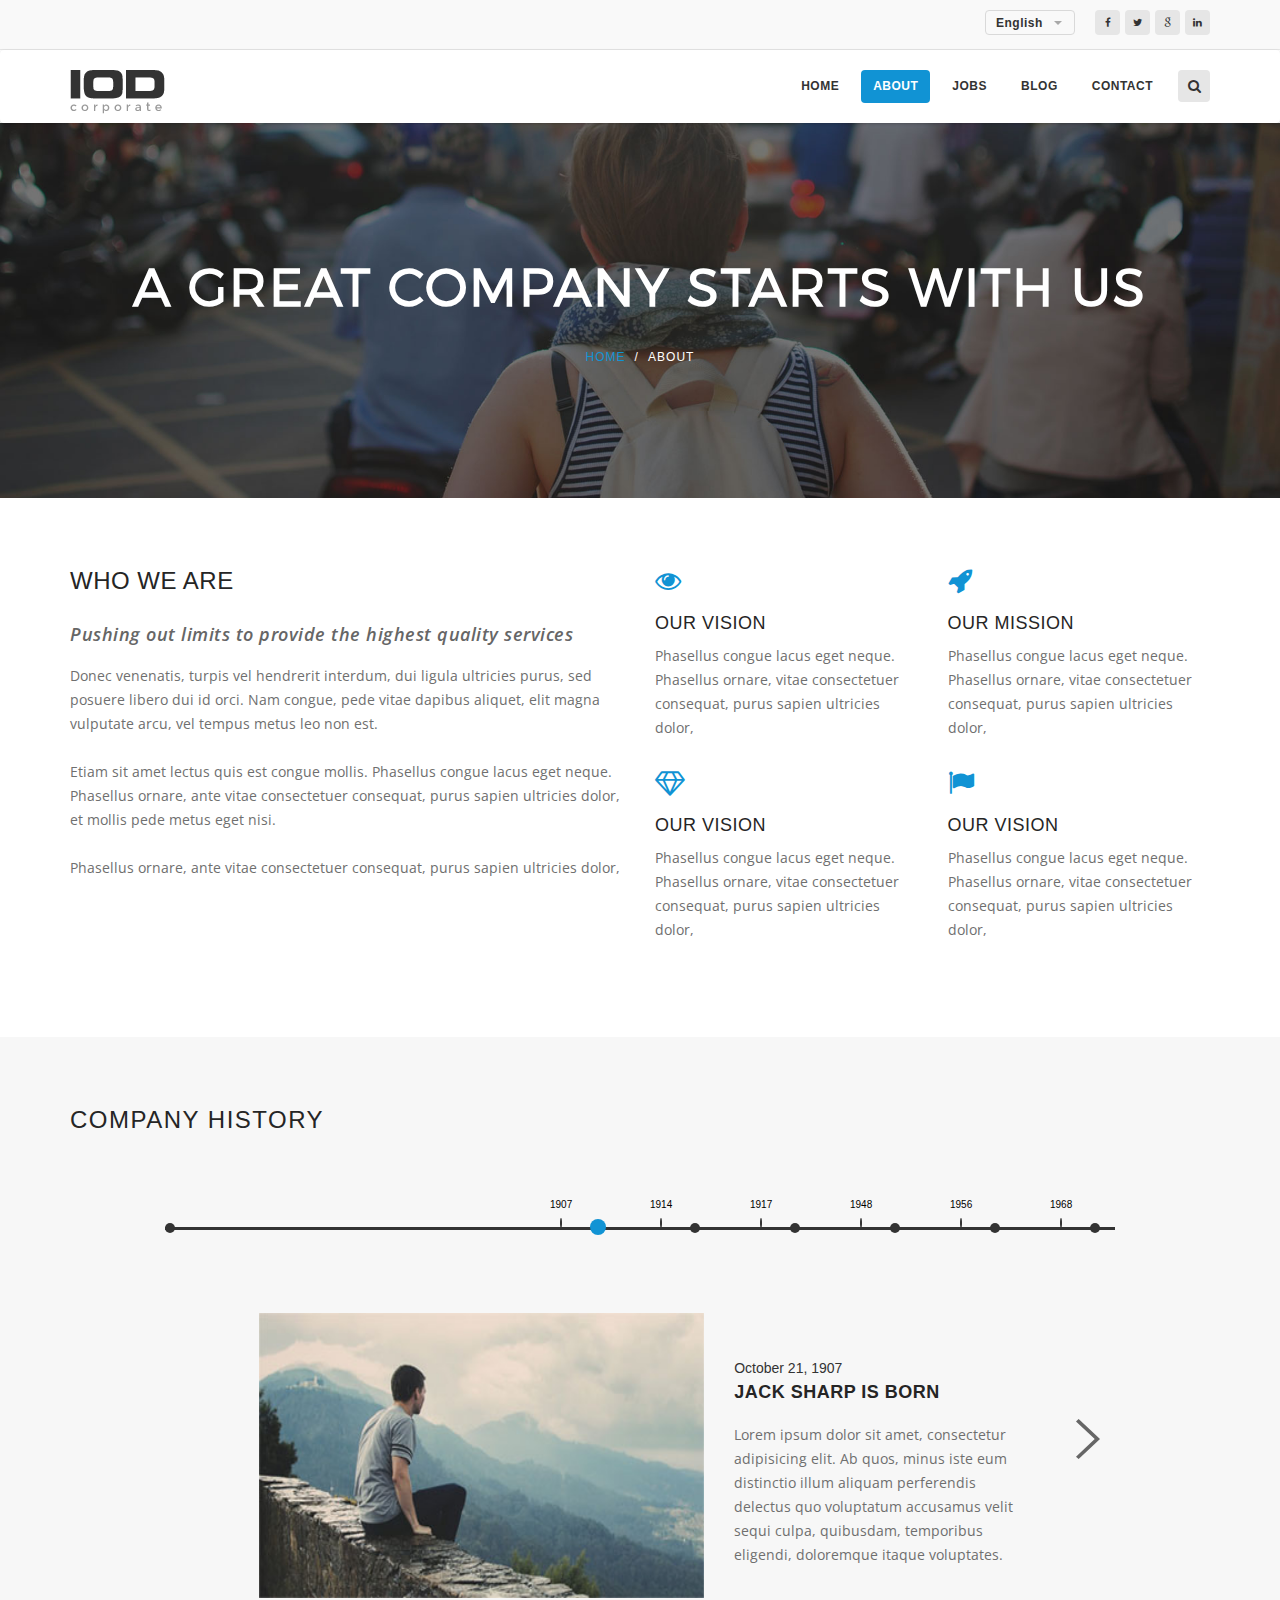
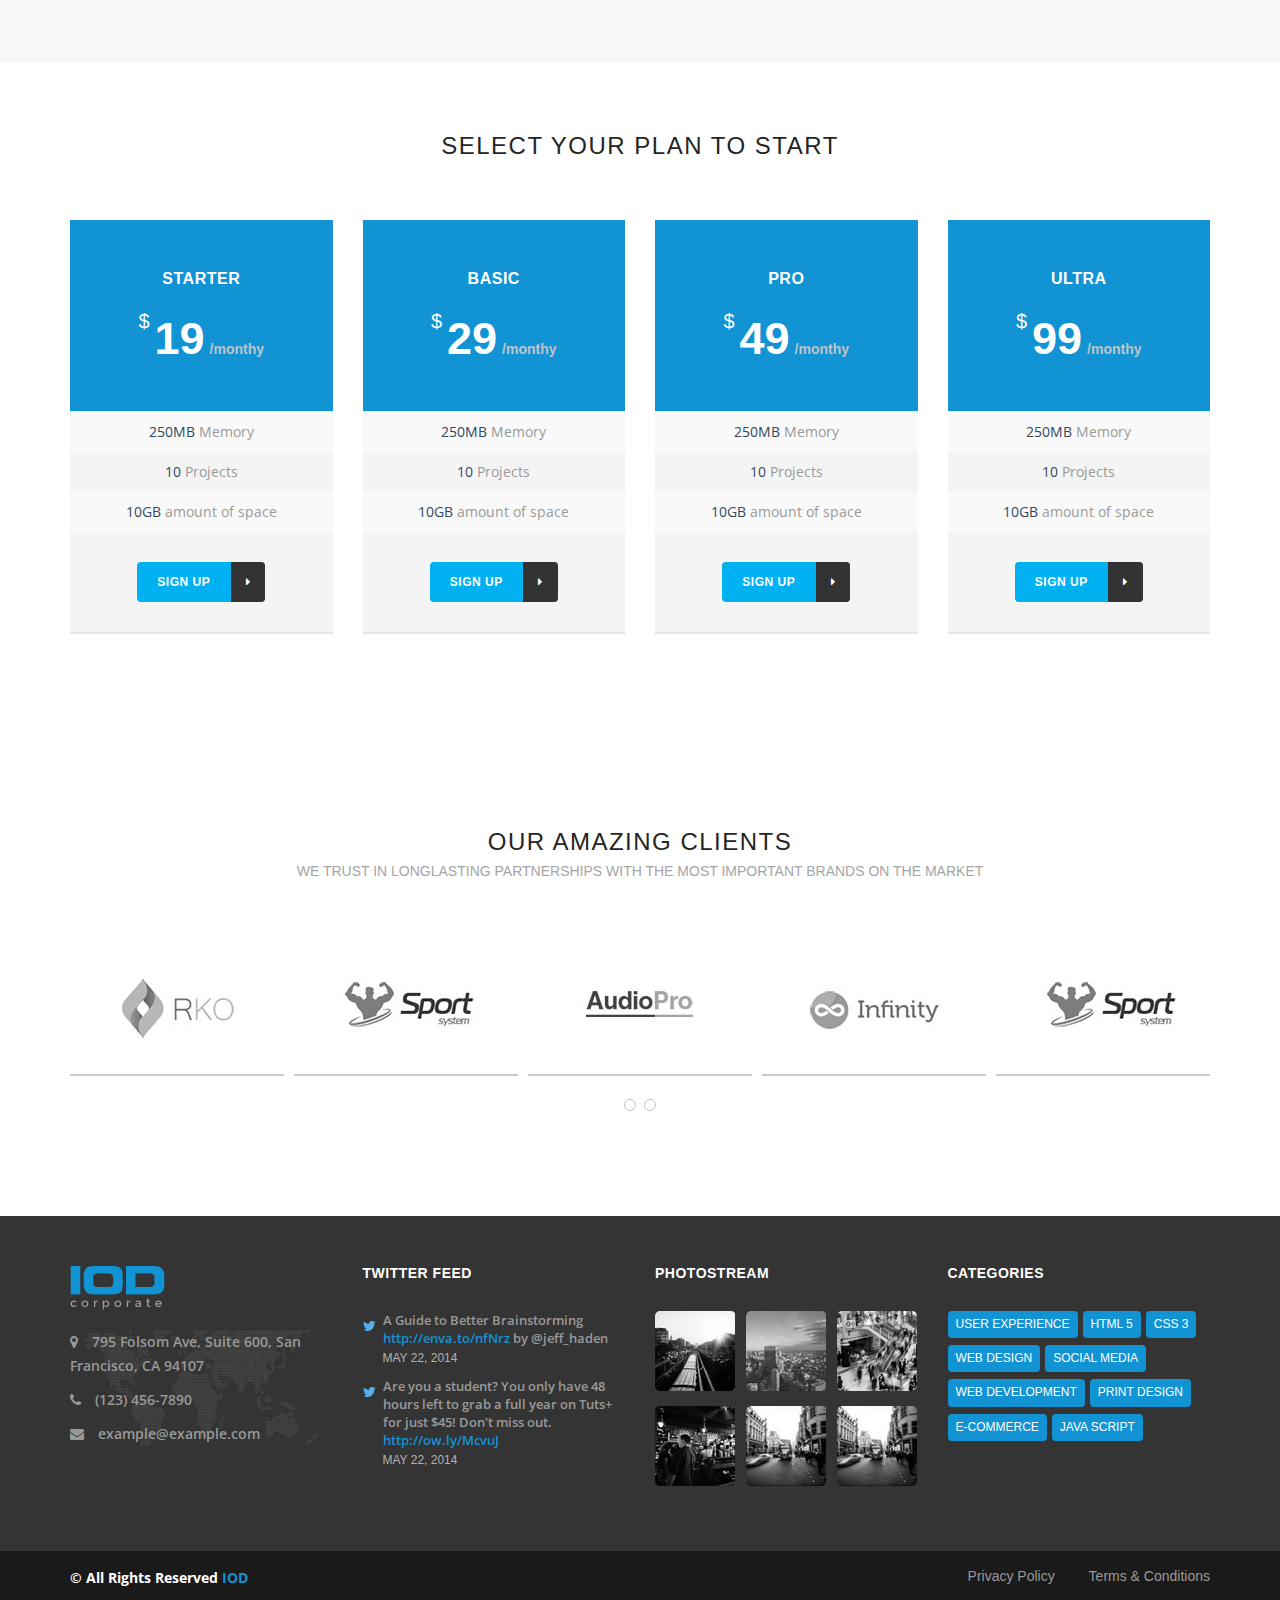
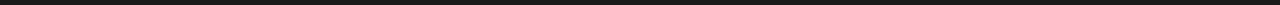
<file: t1/about.html>
<!DOCTYPE html>
<html lang="en">
<head>
<meta charset="utf-8">
<meta http-equiv="X-UA-Compatible" content="IE=edge">
<meta name="viewport" content="width=device-width, initial-scale=1">
<meta name="description" content="">
<meta name="author" content="M_Adnan">
<title>IOD - Corporate HTML5 Template</title>

<!-- Favicon -->
<link rel="icon" type="image/png" sizes="16x16" href="images/favicon.ico">

<!-- Bootstrap Core CSS -->
<link href="css/bootstrap.min.css" rel="stylesheet">

<!-- Custom CSS -->
<link href="css/font-awesome.min.css" rel="stylesheet" type="text/css">
<link href="css/ionicons.min.css" rel="stylesheet">
<link href="css/main.css" rel="stylesheet">
<link href="css/style.css" rel="stylesheet">
<link href="css/responsive.css" rel="stylesheet">

<!-- Online Fonts -->
<link href='https://fonts.googleapis.com/css?family=Raleway:400,600,800,200,500' rel='stylesheet' type='text/css'>
<link href='https://fonts.googleapis.com/css?family=Open+Sans:400,600italic,400italic,300,300italic,600,700,700italic,800,800italic' rel='stylesheet' type='text/css'>
<link href='https://fonts.googleapis.com/css?family=Libre+Baskerville:400italic,400,700' rel='stylesheet' type='text/css'>

<!-- COLORS -->
<link rel="stylesheet" id="color" href="css/colors/default.css">

<!-- JavaScripts -->
<script src="js/modernizr.js"></script>
<!-- HTML5 Shim and Respond.js IE8 support of HTML5 elements and media queries -->
<!-- WARNING: Respond.js doesn't work if you view the page via file:// -->
<!--[if lt IE 9]>
    <script src="https://oss.maxcdn.com/html5shiv/3.7.2/html5shiv.min.js"></script>
    <script src="https://oss.maxcdn.com/respond/1.4.2/respond.min.js"></script>
<![endif]-->
</head>
<body>

<!-- Wrap -->
<div id="wrap"> 
  
  <!-- header -->
  <header> 
    <!-- Top bar -->
    <div class="top-bar">
      <div class="top-info">
        <div class="container">
          
          <!-- Right Sec -->
          <div class="right-sec"> 
            
            <!-- Language -->
            <select class="selectpicker">
              <option>English</option>
              <option>French</option>
              <option>Relish</option>
            </select>
            
            <!-- social -->
            <ul class="social">
              <li><a href="#."><i class="fa fa-facebook"></i></a></li>
              <li><a href="#."><i class="fa fa-twitter"></i></a></li>
              <li><a href="#."><i class="fa fa-google"></i></a></li>
              <li><a href="#."><i class="fa fa-linkedin"></i></a></li>
            </ul>
          </div>
        </div>
      </div>
    </div>
    
    <!-- Navigation -->
    <nav class="navbar">
      <div class="sticky">
        <div class="container"> 
          
          <!-- LOGO -->
          <div class="logo"> <a href="index.html"><img  class="img-responsive" src="images/logo.png" alt="" ></a> </div>
          
          <!-- Nav -->
          <ul class="nav ownmenu">
            <li> <a href="index.html">Home </a> </li>
           
              <ul class="dropdown">
                <li> <a href="about.html">About</a> </li>
                  <ul class="dropdown">
                    <li> <a href="shop.html">Shop</a> </li>
                    <li> <a href="shop-single.html">Shop Single</a> </li>
                    <li> <a href="checkout-step1.html">Checkout Step1</a> </li>
                    <li> <a href="checkout-step2.html">Checkout Step2</a> </li>
                    <li> <a href="checkout-step3.html">Checkout Step3</a> </li>
                    <li> <a href="checkout-address(step2).html">Checkout Address(step2)</a> </li>
                  </ul>
                </li>
          
               
                <li> <a href="revenues.html">Revenues </a></li>
                <li> <a href="company-presentation.html">Company Presentation</a></li>
                <li> <a href="blog.html">Blog </a></li>
                <li> <a href="blog-single.html">Blog Single </a></li>
                <li> <a href="contact.html">Contact</a></li>
              </ul>
            </li>
            <li class="active"> <a href="about.html">About </a> </li>
            <li> <a href="jobs-left-sidebar.html">Jobs </a>
            </li>
            <li> <a href="blog.html">Blog </a></li>
            <li> <a href="contact.html">Contact</a> </li>
          </ul>
          <!-- Search -->
          <div class="search-icon"> <a href="#."><i class="fa fa-search"></i></a>
            <form>
              <input class="form-control" type="search" placeholder="Type Here">
              <button type="submit"><i class="fa fa-search"></i></button>
            </form>
          </div>
        </div>
      </div>
    </nav>
  </header>
  
  <!-- SUB BANNER -->
  <section class="sub-bnr" data-stellar-background-ratio="0.5">
    <div class="position-center-center">
      <div class="container">
        <h1>a great company starts with us</h1>
        <!-- Breadcrumbs -->
        <ol class="breadcrumb">
          <li><a href="#">Home</a></li>
          <li class="active">About</li>
        </ol>
      </div>
    </div>
  </section>
  
  <!-- Content -->
  <div id="content"> 
    
    <!-- WHO WE ARE -->
    <section class="padding-top-70 padding-bottom-70">
      <div class="container">
        <div class="who-we">
          <div class="row">
            <div class="col-md-6">
              <h3 class="font-normal">who we are</h3>
              <h6>Pushing out limits to provide the highest quality services</h6>
              <p>Donec venenatis, turpis vel hendrerit interdum, dui ligula ultricies purus, sed posuere libero dui id orci. Nam congue, pede vitae dapibus aliquet, elit magna vulputate arcu, vel tempus metus leo non est. <br>
                <br>
                Etiam sit amet lectus quis est congue mollis. Phasellus congue lacus eget neque. Phasellus ornare, ante vitae consectetuer consequat, purus sapien ultricies dolor, et mollis pede metus eget nisi.
                
                 <br><br>

                Phasellus ornare, ante vitae consectetuer consequat, purus sapien ultricies dolor,</p>
            </div>
            <div class="col-md-6"> 
              
              <!-- SERVICES -->
              <ul class="row">
                
                <!-- SERVICES -->
                <li class="col-sm-6"> <i class="fa fa-eye"></i>
                  <h5>our vision</h5>
                  <p>Phasellus congue lacus eget neque. Phasellus ornare, vitae consectetuer consequat, purus sapien ultricies dolor,</p>
                </li>
                
                <!-- SERVICES -->
                <li class="col-sm-6"> <i class="fa fa-rocket"></i>
                  <h5>our mission</h5>
                  <p>Phasellus congue lacus eget neque. Phasellus ornare, vitae consectetuer consequat, purus sapien ultricies dolor,</p>
                </li>
                
                <!-- SERVICES -->
                <li class="col-sm-6"> <i class="fa fa-diamond"></i>
                  <h5>our vision</h5>
                  <p>Phasellus congue lacus eget neque. Phasellus ornare, vitae consectetuer consequat, purus sapien ultricies dolor,</p>
                </li>
                
                <!-- SERVICES -->
                <li class="col-sm-6"> <i class="fa fa-flag"></i>
                  <h5>our vision</h5>
                  <p>Phasellus congue lacus eget neque. Phasellus ornare, vitae consectetuer consequat, purus sapien ultricies dolor,</p>
                </li>
              </ul>
            </div>
          </div>
        </div>
      </div>
    </section>
    
    <!-- Plan -->
    <section class="light-gray-bg padding-top-70 padding-bottom-70">
      <div class="container"> 
        
        <!-- Heading -->
        <div class="heading text-left">
          <h4>company history</h4>
        </div>
        
        <!-- Start Timeline -->
        <div id="timeline" class="col-lg-10 col-md-12 col-sm-12">
          <ul id="dates" class="custom-list">
            <li><a href="#date1"><span>1907</span></a></li>
            <li><a href="#date2"><span>1914</span></a></li>
            <li><a href="#date3"><span>1917</span></a></li>
            <li><a href="#date4"><span>1948</span></a></li>
            <li><a href="#date5"><span>1956</span></a></li>
            <li><a href="#date6"><span>1968</span></a></li>
            <li><a href="#date7"><span>1971</span></a></li>
          </ul>
          <ul id="issues" class="custom-list">
            <li id="date1">
              <div class="row">
                <div class="history-thumbnail col-lg-6 col-lg-offset-1 col-md-6 col-md-offset-1 col-sm-7 col-sm-offset-0"> <img src="images/time-line-img.jpg" alt=""> </div>
                <div class="history-content col-lg-5 col-md-5 col-sm-5"> <span class="date">October 21, 1907</span>
                  <h5 class="title">Jack Sharp is born</h5>
                  <p>Lorem ipsum dolor sit amet, consectetur adipisicing elit. Ab quos, minus iste eum distinctio illum aliquam perferendis delectus quo voluptatum accusamus velit sequi culpa, quibusdam, temporibus eligendi, doloremque itaque voluptates.</p>
                </div>
              </div>
            </li>
            <li id="date2">
              <div class="row">
                <div class="history-thumbnail col-lg-6 col-lg-offset-1 col-md-6 col-md-offset-1 col-sm-7 col-sm-offset-0"> <img src="images/time-line-img.jpg" alt=""> </div>
                <div class="history-content col-lg-5 col-md-5 col-sm-5"> <span class="date">November 21, 1914</span>
                  <h5 class="title">Jack Sharp is die</h5>
                  <p>Lorem ipsum dolor sit amet, consectetur adipisicing elit. Ab quos, minus iste eum distinctio illum aliquam perferendis delectus quo voluptatum accusamus velit sequi culpa, quibusdam, temporibus eligendi, doloremque itaque voluptates.</p>
                </div>
              </div>
            </li>
            <li id="date3">
              <div class="row">
                <div class="history-thumbnail col-lg-6 col-lg-offset-1 col-md-6 col-md-offset-1 col-sm-7 col-sm-offset-0"> <img src="images/time-line-img.jpg" alt=""> </div>
                <div class="history-content col-lg-5 col-md-5 col-sm-5"> <span class="date">January 11, 1917</span>
                  <h5 class="title">Jane Sharp is born</h5>
                  <p>Lorem ipsum dolor sit amet, consectetur adipisicing elit. Ab quos, minus iste eum distinctio illum aliquam perferendis delectus quo voluptatum accusamus velit sequi culpa, quibusdam, temporibus eligendi, doloremque itaque voluptates.</p>
                </div>
              </div>
            </li>
            <li id="date4">
              <div class="row">
                <div class="history-thumbnail col-lg-6 col-lg-offset-1 col-md-6 col-md-offset-1 col-sm-7 col-sm-offset-0"> <img src="images/time-line-img.jpg" alt=""> </div>
                <div class="history-content col-lg-5 col-md-5 col-sm-5"> <span class="date">October 15, 1948</span>
                  <h5 class="title">Phoebus Euandro start</h5>
                  <p>Lorem ipsum dolor sit amet, consectetur adipisicing elit. Ab quos, minus iste eum distinctio illum aliquam perferendis delectus quo voluptatum accusamus velit sequi culpa, quibusdam, temporibus eligendi, doloremque itaque voluptates.</p>
                </div>
              </div>
            </li>
            <li id="date5">
              <div class="row">
                <div class="history-thumbnail col-lg-6 col-lg-offset-1 col-md-6 col-md-offset-1 col-sm-7 col-sm-offset-0"> <img src="images/time-line-img.jpg" alt=""> </div>
                <div class="history-content col-lg-5 col-md-5 col-sm-5"> <span class="date">November 30, 1956</span>
                  <h5 class="title">Tanya Dunn is born</h5>
                  <p>Lorem ipsum dolor sit amet, consectetur adipisicing elit. Ab quos, minus iste eum distinctio illum aliquam perferendis delectus quo voluptatum accusamus velit sequi culpa, quibusdam, temporibus eligendi, doloremque itaque voluptates.</p>
                </div>
              </div>
            </li>
            <li id="date6">
              <div class="row">
                <div class="history-thumbnail col-lg-6 col-lg-offset-1 col-md-6 col-md-offset-1 col-sm-7 col-sm-offset-0"> <img src="images/time-line-img.jpg" alt=""> </div>
                <div class="history-content col-lg-5 col-md-5 col-sm-5"> <span class="date">June 18, 1968</span>
                  <h5 class="title">Angie Gutierren is born</h5>
                  <p>Lorem ipsum dolor sit amet, consectetur adipisicing elit. Ab quos, minus iste eum distinctio illum aliquam perferendis delectus quo voluptatum accusamus velit sequi culpa, quibusdam, temporibus eligendi, doloremque itaque voluptates.</p>
                </div>
              </div>
            </li>
            <li id="date7">
              <div class="row">
                <div class="history-thumbnail col-lg-6 col-lg-offset-1 col-md-6 col-md-offset-1 col-sm-7 col-sm-offset-0"> <img src="images/time-line-img.jpg" alt=""> </div>
                <div class="history-content col-lg-5 col-md-5 col-sm-5"> <span class="date">October 24, 1971</span>
                  <h5 class="title">John Doe is born</h5>
                  <p>Lorem ipsum dolor sit amet, consectetur adipisicing elit. Ab quos, minus iste eum distinctio illum aliquam perferendis delectus quo voluptatum accusamus velit sequi culpa, quibusdam, temporibus eligendi, doloremque itaque voluptates.</p>
                </div>
              </div>
            </li>
          </ul>
          <a href="#" id="next"><i class="ion-ios-arrow-right"></i></a> <a href="#" id="prev"><i class="ion-ios-arrow-left"></i></a> </div>
        <!-- End Timeline --> 
        
      </div>
    </section>
    
    <!-- Plan -->
    <section class="padding-top-70 padding-bottom-70">
      <div class="container"> 
        
        <!-- Heading -->
        <div class="heading text-center">
          <h4>Select Your Plan to Start</h4>
        </div>
        
        <!-- Plan -->
        <div class="plan">
          <ul class="row">
            
            <!-- starter -->
            <li class="col-md-3">
              <article>
                <div class="price">
                  <h6>starter</h6>
                  <span class="currency">$</span>19<span class="period">/monthy</span></div>
                <p class="light"><span>250MB</span> Memory</p>
                <p><span>10</span> Projects</p>
                <p class="light"><span>10GB </span>amount of space</p>
                <a href="#." class="btn btn-1 margin-top-30">sign up <i class="fa fa-caret-right"></i></a> </article>
            </li>
            
            <!-- Basic -->
            <li class="col-md-3">
              <article>
                <div class="price">
                  <h6>Basic</h6>
                  <span class="currency">$</span>29<span class="period">/monthy</span></div>
                <p class="light"><span>250MB</span> Memory</p>
                <p><span>10</span> Projects</p>
                <p class="light"><span>10GB </span>amount of space</p>
                <a href="#." class="btn btn-1 margin-top-30">sign up <i class="fa fa-caret-right"></i></a> </article>
            </li>
            
            <!-- pro -->
            <li class="col-md-3">
              <article>
                <div class="price">
                  <h6>pro</h6>
                  <span class="currency">$</span>49<span class="period">/monthy</span></div>
                <p class="light"><span>250MB</span> Memory</p>
                <p><span>10</span> Projects</p>
                <p class="light"><span>10GB </span>amount of space</p>
                <a href="#." class="btn btn-1 margin-top-30">sign up <i class="fa fa-caret-right"></i></a> </article>
            </li>
            
            <!-- ultra -->
            <li class="col-md-3">
              <article>
                <div class="price">
                  <h6>ultra</h6>
                  <span class="currency">$</span>99<span class="period">/monthy</span></div>
                <p class="light"><span>250MB</span> Memory</p>
                <p><span>10</span> Projects</p>
                <p class="light"><span>10GB </span>amount of space</p>
                <a href="#." class="btn btn-1 margin-top-30">sign up <i class="fa fa-caret-right"></i></a> </article>
            </li>
          </ul>
        </div>
      </div>
    </section>
    <!-- Counter -->
    <section class="clients padding-top-100 padding-bottom-100">
      <div class="container"> 
        
        <!-- Heading -->
        <div class="heading text-center">
          <h4>Our Amazing Clients</h4>
          <span>We trust in longlasting partnerships with the most important brands on the market</span> </div>
        
        <!-- Clients -->
        <div class="single-slide">
          <div class="item">
            <ul class="row col-5">
              <li><a href="#."><img class="img-responsive" src="images/client-img-1.jpg" alt=""></a></li>
              <li><a href="#."><img class="img-responsive" src="images/client-img-2.jpg" alt=""></a></li>
              <li><a href="#."><img class="img-responsive" src="images/client-img-3.jpg" alt=""></a></li>
              <li><a href="#."><img class="img-responsive" src="images/client-img-4.jpg" alt=""></a></li>
              <li><a href="#."><img class="img-responsive" src="images/client-img-5.jpg" alt=""></a></li>
            </ul>
          </div>
          <div class="item">
            <ul class="row col-5">
              <li><a href="#."><img class="img-responsive" src="images/client-img-4.jpg" alt=""></a></li>
              <li><a href="#."><img class="img-responsive" src="images/client-img-5.jpg" alt=""></a></li>
              <li><a href="#."><img class="img-responsive" src="images/client-img-3.jpg" alt=""></a></li>
              <li><a href="#."><img class="img-responsive" src="images/client-img-1.jpg" alt=""></a></li>
              <li><a href="#."><img class="img-responsive" src="images/client-img-2.jpg" alt=""></a></li>
            </ul>
          </div>
        </div>
      </div>
    </section>
  </div>
  
  <!-- FOOTER -->
  <footer>
    <div class="container">
      <div class="row"> 
        
        <!-- ABOUT -->
        <div class="col-md-3"> <img src="images/logo-footer.png" alt="" >
          <div class="about-foot">
            <ul>
              <li>
                <p><i class="fa fa-map-marker"></i> 795 Folsom Ave, Suite 600, San Francisco, CA 94107</p>
              </li>
              <li>
                <p><i class="fa fa-phone"></i> (123) 456-7890</p>
              </li>
              <li>
                <p><i class="fa fa-envelope"></i> example@example.com</p>
              </li>
            </ul>
          </div>
        </div>
        
        <!-- Twitter Feed -->
        <div class="col-md-3">
          <h6>Twitter Feed</h6>
          <ul class="tweet">
            <li>
              <p>A Guide to Better Brainstorming <a href="#." class="primary-color">http://enva.to/nfNrz</a> by @jeff_haden </p>
              <span>May 22, 2014</span> </li>
            <li>
              <p>Are you a student? You only have 48 hours left to grab a full year on Tuts+ for just $45! Don't miss out. <a href="#." class="primary-color">http://ow.ly/McvuJ</a> </p>
              <span>May 22, 2014</span> </li>
          </ul>
        </div>
        
        <!-- Photostream -->
        <div class="col-md-3">
          <h6>Photostream</h6>
          <ul class="photo-steam">
            <li><a href="#."><img src="images/photo-img-1.jpg" alt="" ></a></li>
            <li><a href="#."><img src="images/photo-img-2.jpg" alt="" ></a></li>
            <li><a href="#."><img src="images/photo-img-3.jpg" alt="" ></a></li>
            <li><a href="#."><img src="images/photo-img-4.jpg" alt="" ></a></li>
            <li><a href="#."><img src="images/photo-img-5.jpg" alt="" ></a></li>
            <li><a href="#."><img src="images/photo-img-6.jpg" alt="" ></a></li>
          </ul>
        </div>
        
        <!-- Categories -->
        <div class="col-md-3">
          <h6>Categories</h6>
          <ul class="tags">
            <li><a href="#.">User Experience</a></li>
            <li><a href="#.">html 5</a></li>
            <li><a href="#.">Css 3</a></li>
            <li><a href="#.">Web Design</a></li>
            <li><a href="#.">Social Media</a></li>
            <li><a href="#.">Web Development</a></li>
            <li><a href="#.">Print Design</a></li>
            <li><a href="#.">e-commerce</a></li>
            <li><a href="#.">Java script</a></li>
          </ul>
        </div>
      </div>
    </div>
  </footer>
  


  
  <!-- RIGHTS -->
  <div class="rights">
    <div class="container">
      <div class="row">
        <div class="col-md-6">
          <p> © All Rights Reserved <span class="primary-color">IOD </span></p>
        </div>
        <div class="col-md-6 text-right"> <a href="#.">Privacy Policy</a> <a href="#.">Terms & Conditions</a> </div>
      </div>
    </div>
  </div>
</div>
<script src="js/jquery-1.11.0.min.js"></script> 
<script src="js/bootstrap.min.js"></script> 
<script src="js/own-menu.js"></script> 
<script src="js/jquery.isotope.min.js"></script> 
<script src="js/jquery.flexslider-min.js"></script> 
<script src="js/jquery.countTo.js"></script> 
<script src="js/owl.carousel.min.js"></script> 
<script src="js/jquery.cubeportfolio.min.js"></script> 
<script src="js/jquery.colio.min.js"></script> 
<script src="js/jquery.timelinr-0.9.54.js"></script> 
<script src="js/main.js"></script>
<script type="text/javascript">
$(function(){
    $().timelinr({
      orientation: 'horizontal',
      // value: horizontal | vertical, default to horizontal
      containerDiv: '#timeline',
      // value: any HTML tag or #id, default to #timeline
      datesDiv: '#dates',
      // value: any HTML tag or #id, default to #dates
      datesSelectedClass: 'selected',
      // value: any class, default to selected
      datesSpeed: 'normal',
      // value: integer between 100 and 1000 (recommended) or 'slow', 'normal' or 'fast'; default to normal
      issuesDiv : '#issues',
      // value: any HTML tag or #id, default to #issues
      issuesSelectedClass: 'selected',
      // value: any class, default to selected
      issuesSpeed: 'fast',
      // value: integer between 100 and 1000 (recommended) or 'slow', 'normal' or 'fast'; default to fast
      issuesTransparency: 0.2,
      // value: integer between 0 and 1 (recommended), default to 0.2
      issuesTransparencySpeed: 500,
      // value: integer between 100 and 1000 (recommended), default to 500 (normal)
      prevButton: '#prev',
      // value: any HTML tag or #id, default to #prev
      nextButton: '#next',
      // value: any HTML tag or #id, default to #next
      arrowKeys: 'false',
      // value: true/false, default to false
      startAt: 1,
      // value: integer, default to 1 (first)
      autoPlay: 'false',
      // value: true | false, default to false
      autoPlayDirection: 'forward',
      // value: forward | backward, default to forward
      autoPlayPause: 2000
      // value: integer (1000 = 1 seg), default to 2000 (2segs)< });
    });
  });
</script>
</body>
</html>
</file>
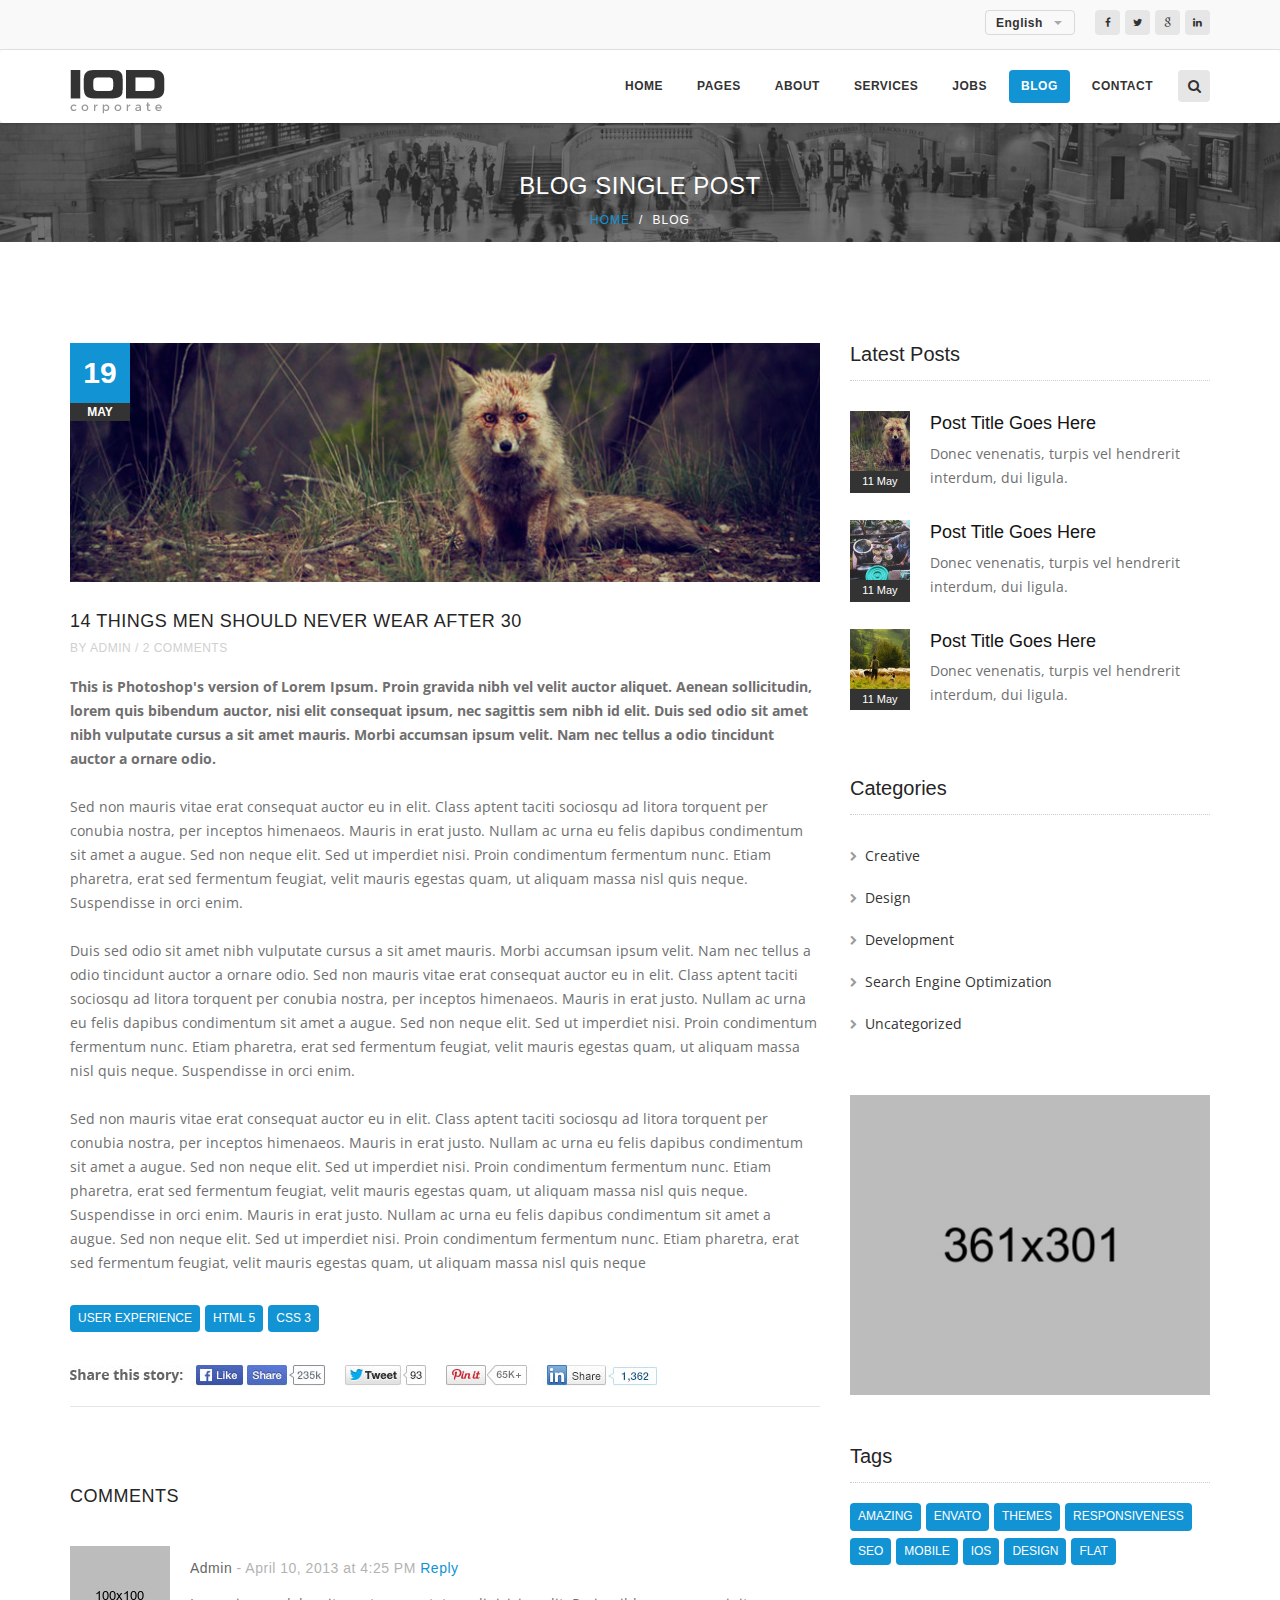
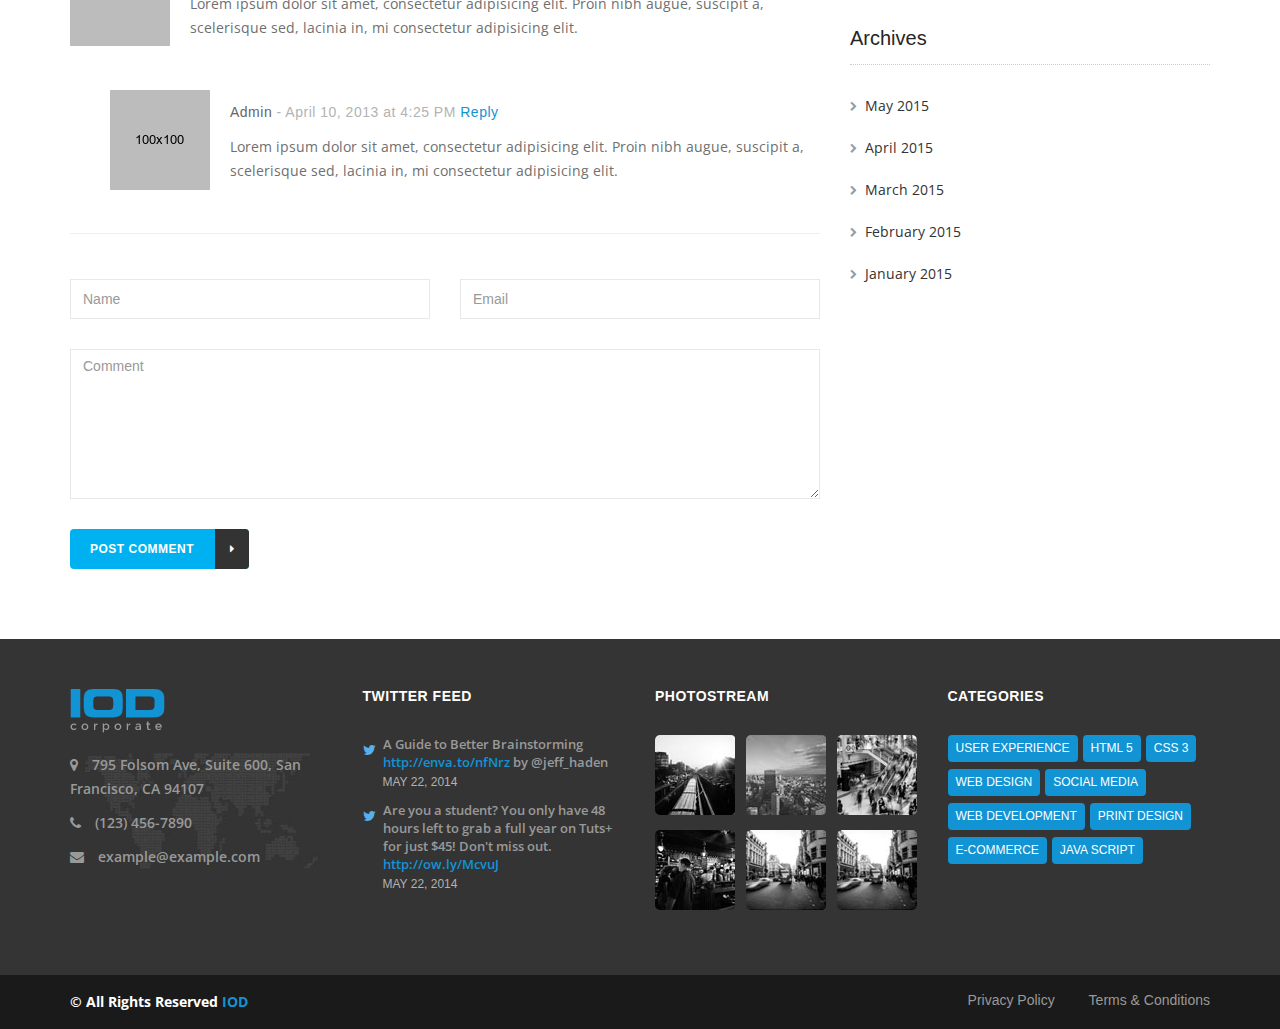
<file: t1/blog-single.html>
<!DOCTYPE html>
<html lang="en">
<head>
<meta charset="utf-8">
<meta http-equiv="X-UA-Compatible" content="IE=edge">
<meta name="viewport" content="width=device-width, initial-scale=1">
<meta name="description" content="">
<meta name="author" content="M_Adnan">
<title>IOD - Corporate HTML5 Template</title>

<!-- Favicon -->
<link rel="icon" type="image/png" sizes="16x16" href="images/favicon.ico">

<!-- Bootstrap Core CSS -->
<link href="css/bootstrap.min.css" rel="stylesheet">

<!-- Custom CSS -->
<link href="css/font-awesome.min.css" rel="stylesheet" type="text/css">
<link href="css/ionicons.min.css" rel="stylesheet">
<link href="css/main.css" rel="stylesheet">
<link href="css/style.css" rel="stylesheet">
<link href="css/responsive.css" rel="stylesheet">

<!-- Online Fonts -->
<link href='https://fonts.googleapis.com/css?family=Raleway:400,600,800,200,500' rel='stylesheet' type='text/css'>
<link href='https://fonts.googleapis.com/css?family=Open+Sans:400,600italic,400italic,300,300italic,600,700,700italic,800,800italic' rel='stylesheet' type='text/css'>
<link href='https://fonts.googleapis.com/css?family=Libre+Baskerville:400italic,400,700' rel='stylesheet' type='text/css'>

<!-- COLORS -->
<link rel="stylesheet" id="color" href="css/colors/default.css">

<!-- JavaScripts -->
<script src="js/modernizr.js"></script>
<!-- HTML5 Shim and Respond.js IE8 support of HTML5 elements and media queries -->
<!-- WARNING: Respond.js doesn't work if you view the page via file:// -->
<!--[if lt IE 9]>
    <script src="https://oss.maxcdn.com/html5shiv/3.7.2/html5shiv.min.js"></script>
    <script src="https://oss.maxcdn.com/respond/1.4.2/respond.min.js"></script>
<![endif]-->
</head>
<body>

<!-- Wrap -->
<div id="wrap"> 
  
  <!-- header -->
  <header> 
    <!-- Top bar -->
    <div class="top-bar">
      <div class="top-info">
        <div class="container">
          <ul class="personal-info">
          </ul>
          
          <!-- Right Sec -->
          <div class="right-sec"> 
            
            <!-- Language -->
            <select class="selectpicker">
              <option>English</option>
              <option>French</option>
              <option>Relish</option>
            </select>
            
            <!-- social -->
            <ul class="social">
              <li><a href="#."><i class="fa fa-facebook"></i></a></li>
              <li><a href="#."><i class="fa fa-twitter"></i></a></li>
              <li><a href="#."><i class="fa fa-google"></i></a></li>
              <li><a href="#."><i class="fa fa-linkedin"></i></a></li>
            </ul>
          </div>
        </div>
      </div>
    </div>
    
    <!-- Navigation -->
    <nav class="navbar">
      <div class="sticky">
        <div class="container"> 
          
          <!-- LOGO -->
          <div class="logo"> <a href="index.html"><img  class="img-responsive" src="images/logo.png" alt="" ></a> </div>
          
          <!-- Nav -->
          <ul class="nav ownmenu">
            <li> <a href="index.html">Home </a> </li>
            <li> <a href="index.html">Pages </a>
              <ul class="dropdown">
                <li> <a href="about.html">About</a> </li>
                <li> <a href="shop.html">Shop</a>
                  <ul class="dropdown">
                    <li> <a href="shop.html">Shop</a> </li>
                    <li> <a href="shop-single.html">Shop Single</a> </li>
                    <li> <a href="checkout-step1.html">Checkout Step1</a> </li>
                    <li> <a href="checkout-step2.html">Checkout Step2</a> </li>
                    <li> <a href="checkout-step3.html">Checkout Step3</a> </li>
                    <li> <a href="checkout-address(step2).html">Checkout Address(step2)</a> </li>
                  </ul>
                </li>
                <li> <a href="services(ver1).html">Services </a>
                  <ul class="dropdown">
                    <li> <a href="services(ver1).html">Services Version 1</a> </li>
                    <li> <a href="services(ver2).html">Services Version 2</a> </li>
                    <li> <a href="services(ver3).html">Services Version 3</a> </li>
                    <li> <a href="services(ver4).html">Services Version 4</a> </li>
                    <li> <a href="services(ver5).html">Services Version 5</a> </li>
                    <li> <a href="services(stories).html">Services Stories</a> </li>
                    <li> <a href="services(annual-reports)_draft02.html">Services Annual Reports</a> </li>
                    <li> <a href="services(media-relations)_draft02.html">Services Media Relations</a> </li>
                    <li> <a href="services-left-sidebar(annual-report-single)_draft02.html">Annual Left Report Single</a> </li>
                    <li> <a href="services-right-sidebar(annual-report-single)_draft02.html">Annual Right Report Single</a> </li>
                  </ul>
                </li>
              
                <li> <a href="jobs-left-sidebar.html">Jobs </a>
                  <ul class="dropdown">
                    <li> <a href="jobs-right-sidebar.html">Jobs Right Sidebar </a></li>
                    <li> <a href="jobs-left-sidebar.html">Jobs Left Sidebar </a></li>
                    <li> <a href="jobs(single)-left-sidebar.html">Jobs (single) Left Sidebar </a></li>
                    <li> <a href="jobs(single)-right-sidebar.html">Jobs (single) Right Sidebar </a></li>
                  </ul>
                </li>
                <li> <a href="revenues.html">Revenues </a></li>
                <li> <a href="company-presentation.html">Company Presentation</a></li>
                <li> <a href="blog.html">Blog </a></li>
                <li> <a href="blog-single.html">Blog Single </a></li>
                <li> <a href="contact.html">Contact</a></li>
              </ul>
            </li>
            <li> <a href="about.html">About </a> </li>
            <li> <a href="services(ver1).html">Services </a>
              <ul class="dropdown">
                <li> <a href="services(ver1).html">Services Version 1</a> </li>
                <li> <a href="services(ver2).html">Services Version 2</a> </li>
                <li> <a href="services(ver3).html">Services Version 3</a> </li>
                <li> <a href="services(ver4).html">Services Version 4</a> </li>
                <li> <a href="services(ver5).html">Services Version 5</a> </li>
                <li> <a href="services(stories).html">Services Stories</a> </li>
                <li> <a href="services(stories).html">Services Stories</a> </li>
                <li> <a href="services(annual-reports)_draft02.html">Services Annual Reports</a> </li>
                <li> <a href="services(media-relations)_draft02.html">Services Media Relations</a> </li>
                <li> <a href="services-left-sidebar(annual-report-single)_draft02.html">Annual Left Report Single</a> </li>
                <li> <a href="services-right-sidebar(annual-report-single)_draft02.html">Annual Right Report Single</a> </li>
              </ul>
            </li>
           
            <li> <a href="jobs-left-sidebar.html">Jobs </a>
              <ul class="dropdown">
                <li> <a href="jobs-right-sidebar.html">Jobs Right Sidebar </a></li>
                <li> <a href="jobs-left-sidebar.html">Jobs Left Sidebar </a></li>
                <li> <a href="jobs(single)-left-sidebar.html">Jobs (single) Left Sidebar </a></li>
                <li> <a href="jobs(single)-right-sidebar.html">Jobs (single) Right Sidebar </a></li>
              </ul>
            </li>
            <li class="active"> <a href="blog.html">Blog </a></li>
            <li> <a href="contact.html">Contact</a> </li>
          </ul>
          <!-- Search -->
          <div class="search-icon"> <a href="#."><i class="fa fa-search"></i></a>
            <form>
              <input class="form-control" type="search" placeholder="Type Here">
              <button type="submit"><i class="fa fa-search"></i></button>
            </form>
          </div>
        </div>
      </div>
    </nav>
  </header>
  
  <!-- SUB BANNER -->
  <section class="sub-bnr bnr-2" data-stellar-background-ratio="0.5">
    <div class="position-center-center">
      <div class="container">
        <h4>blog single post</h4>
        <!-- Breadcrumbs -->
        <ol class="breadcrumb">
          <li><a href="#">Home</a></li>
          <li class="active">Blog</li>
        </ol>
      </div>
    </div>
  </section>
  
  <!-- Content -->
  <div id="content"> 
    
    <!-- BLOG -->
    <section class="blog blog-pages blog-single padding-top-70 padding-bottom-70">
      <div class="container">
        <div class="row">
          <div class="col-md-8"> 
            
            <!-- Post -->
            <article> <img class="img-responsive" src="images/blog-1.jpg" alt="" > 
              <!-- Date -->
              <div class="date"> 19 <span>MAY</span> </div>
              <!-- Detail -->
              <div class="post-detail">
                <h5 class="font-normal">14 Things Men Should Never Wear After 30</a> <span>By Admin  /  2 Comments</h5>
                <p><strong>This is Photoshop's version  of Lorem Ipsum. Proin gravida nibh vel velit auctor aliquet. Aenean sollicitudin, lorem quis bibendum auctor, nisi elit consequat ipsum, nec sagittis sem nibh id elit. Duis sed odio sit amet nibh vulputate cursus a sit amet mauris. Morbi accumsan ipsum velit. Nam nec tellus a odio tincidunt auctor a ornare odio.</strong> <br>
                  <br>
                  Sed non  mauris vitae erat consequat auctor eu in elit. Class aptent taciti sociosqu ad litora torquent per conubia nostra, per inceptos himenaeos. Mauris in erat justo. Nullam ac urna eu felis dapibus condimentum sit amet a augue. Sed non neque elit. Sed ut imperdiet nisi. Proin condimentum fermentum nunc. Etiam pharetra, erat sed fermentum feugiat, velit mauris egestas quam, ut aliquam massa nisl quis neque. Suspendisse in orci enim. <br>
                  <br>
                  Duis sed odio sit amet nibh vulputate cursus a sit amet mauris. Morbi accumsan ipsum velit. Nam nec tellus a odio tincidunt auctor a ornare odio. Sed non  mauris vitae erat consequat auctor eu in elit. Class aptent taciti sociosqu ad litora torquent per conubia nostra, per inceptos himenaeos. Mauris in erat justo. Nullam ac urna eu felis dapibus condimentum sit amet a augue. Sed non neque elit. Sed ut imperdiet nisi. Proin condimentum fermentum nunc. Etiam pharetra, erat sed fermentum feugiat, velit mauris egestas quam, ut aliquam massa nisl quis neque. Suspendisse in orci enim.<br>
                  <br>
                  Sed non  mauris vitae erat consequat auctor eu in elit. Class aptent taciti sociosqu ad litora torquent per conubia nostra, per inceptos himenaeos. Mauris in erat justo. Nullam ac urna eu felis dapibus condimentum sit amet a augue. Sed non neque elit. Sed ut imperdiet nisi. Proin condimentum fermentum nunc. Etiam pharetra, erat sed fermentum feugiat, velit mauris egestas quam, ut aliquam massa nisl quis neque. Suspendisse in orci enim. Mauris in erat justo. Nullam ac urna eu felis dapibus condimentum sit amet a augue. Sed non neque elit. Sed ut imperdiet nisi. Proin 
                  condimentum fermentum nunc. Etiam pharetra, erat sed fermentum feugiat, velit mauris egestas quam, ut aliquam massa nisl quis neque </p>
                <!-- Tags -->
                <ul class="tags margin-bottom-20">
                  <li><a href="#.">User Experience</a></li>
                  <li><a href="#.">html 5</a></li>
                  <li><a href="#.">Css 3</a></li>
                </ul>
                <img class="img-responsive" src="images/share-img.jpg" alt="" > </div>
            </article>
            
            <!--=======  COMMENTS =========-->
            <div class="comments margin-top-80">
              <h5 class="font-normal margin-bottom-40">Comments</h5>
              <ul class="media-list">
                
                <!--=======  COMMENTS =========-->
                <li class="media">
                  <div class="media-left"> <a href="#"> <img class="media-object img-responsive" src="images/coment-img-1.jpg" alt=""> </a> </div>
                  <div class="media-body">
                    <h6 class="media-heading">Admin <span>- April 10, 2013 at 4:25 PM</span> <a href="#." class="raply">Reply</a></h6>
                    <p>Lorem ipsum dolor sit amet, consectetur adipisicing elit. Proin nibh augue, suscipit a, scelerisque sed, lacinia in, mi consectetur adipisicing elit.</p>
                  </div>
                </li>
                
                <!--=======  COMMENTS =========-->
                <li class="media margin-left-40">
                  <div class="media-left"> <a href="#"> <img class="media-object img-responsive" src="images/coment-img-2.jpg" alt=""> </a> </div>
                  <div class="media-body">
                    <h6 class="media-heading">Admin <span>- April 10, 2013 at 4:25 PM</span> <a href="#." class="raply">Reply</a></h6>
                    <p>Lorem ipsum dolor sit amet, consectetur adipisicing elit. Proin nibh augue, suscipit a, scelerisque sed, lacinia in, mi consectetur adipisicing elit.</p>
                  </div>
                </li>
              </ul>
              
              <!--=======  LEAVE COMMENTS =========-->
              <hr class="main">
              <form>
                <ul class="row">
                  <li class="col-sm-6">
                    <label>
                      <input type="text" class="form-control" name="name" placeholder="Name">
                    </label>
                  </li>
                  <li class="col-sm-6">
                    <label>
                      <input type="text" class="form-control" name="name" placeholder="Email">
                    </label>
                  </li>
                  <li class="col-sm-12">
                    <label>
                      <textarea class="form-control" placeholder="Comment"></textarea>
                    </label>
                  </li>
                  <li class="col-sm-12">
                    <button type="submit" class="btn btn-1 margin-top-20">Post comment <i class="fa fa-caret-right"></i></button>
                  </li>
                </ul>
              </form>
            </div>
          </div>
          
          <!-- Side Bar -->
          <div class="col-md-4">
            <div class="side-bar"> 
              
              <!-- Recent Posts -->
              <h5 class="side-tittle">Latest Posts </h5>
              <ul class="papu-post">
                <li class="media">
                  <div class="media-left"> <a href="#"> <img class="media-object" src="images/small-post-1.jpg" alt=""></a><span>11 May</span> </div>
                  <div class="media-body"> <a class="media-heading" href="#.">Post Title Goes Here </a>
                    <p>Donec venenatis, turpis vel hendrerit interdum, dui ligula. </p>
                  </div>
                </li>
                <li class="media">
                  <div class="media-left"> <a href="#"> <img class="media-object" src="images/small-post-2.jpg" alt=""></a><span>11 May</span> </div>
                  <div class="media-body"> <a class="media-heading" href="#.">Post Title Goes Here</a>
                    <p>Donec venenatis, turpis vel hendrerit interdum, dui ligula. </p>
                  </div>
                </li>
                <li class="media">
                  <div class="media-left"> <a href="#"> <img class="media-object" src="images/small-post-3.jpg" alt=""></a><span>11 May</span> </div>
                  <div class="media-body"> <a class="media-heading" href="#.">Post Title Goes Here </a>
                    <p>Donec venenatis, turpis vel hendrerit interdum, dui ligula. </p>
                  </div>
                </li>
              </ul>
              
              <!-- Categories -->
              <h5 class="side-tittle margin-top-50">Categories </h5>
              <ul class="cate">
                <li><a href="#.">Creative</a></li>
                <li><a href="#."> Design</a></li>
                <li><a href="#."> Development</a></li>
                <li><a href="#."> Search Engine Optimization</a></li>
                <li><a href="#."> Uncategorized</a></li>
              </ul>
              
              <!-- ADD -->
              <div class="add margin-top-50"> <img class="img-responsive" src="images/add-img.jpg" alt=""> </div>
              
              <!-- Tags -->
              <h5 class="side-tittle margin-top-50">Tags </h5>
              <ul class="tags">
                <li><a href="#.">Amazing </a></li>
                <li><a href="#.">Envato </a></li>
                <li><a href="#.">Themes </a></li>
                <li><a href="#.">Responsiveness </a></li>
                <li><a href="#.">SEO </a></li>
                <li><a href="#.">Mobile </a></li>
                <li><a href="#.">IOS </a></li>
                <li><a href="#.">Design </a></li>
                <li><a href="#.">Flat </a></li>
              </ul>
            </div>
            
            <!-- Archives -->
            <h5 class="side-tittle margin-top-50">Archives </h5>
            <ul class="cate">
              <li><a href="#."> May 2015</a></li>
              <li><a href="#."> April 2015</a></li>
              <li><a href="#."> March 2015</a></li>
              <li><a href="#."> February 2015</a></li>
              <li><a href="#."> January 2015</a></li>
            </ul>
          </div>
        </div>
      </div>
    </section>
  </div>
  
  <!-- FOOTER -->
  <footer>
    <div class="container">
      <div class="row"> 
        
        <!-- ABOUT -->
        <div class="col-md-3"> <img src="images/logo-footer.png" alt="" >
          <div class="about-foot">
            <ul>
              <li>
                <p><i class="fa fa-map-marker"></i> 795 Folsom Ave, Suite 600, San Francisco, CA 94107</p>
              </li>
              <li>
                <p><i class="fa fa-phone"></i> (123) 456-7890</p>
              </li>
              <li>
                <p><i class="fa fa-envelope"></i> example@example.com</p>
              </li>
            </ul>
          </div>
        </div>
        
        <!-- Twitter Feed -->
        <div class="col-md-3">
          <h6>Twitter Feed</h6>
          <ul class="tweet">
            <li>
              <p>A Guide to Better Brainstorming <a href="#." class="primary-color">http://enva.to/nfNrz</a> by @jeff_haden </p>
              <span>May 22, 2014</span> </li>
            <li>
              <p>Are you a student? You only have 48 hours left to grab a full year on Tuts+ for just $45! Don't miss out. <a href="#." class="primary-color">http://ow.ly/McvuJ</a> </p>
              <span>May 22, 2014</span> </li>
          </ul>
        </div>
        
        <!-- Photostream -->
        <div class="col-md-3">
          <h6>Photostream</h6>
          <ul class="photo-steam">
            <li><a href="#."><img src="images/photo-img-1.jpg" alt="" ></a></li>
            <li><a href="#."><img src="images/photo-img-2.jpg" alt="" ></a></li>
            <li><a href="#."><img src="images/photo-img-3.jpg" alt="" ></a></li>
            <li><a href="#."><img src="images/photo-img-4.jpg" alt="" ></a></li>
            <li><a href="#."><img src="images/photo-img-5.jpg" alt="" ></a></li>
            <li><a href="#."><img src="images/photo-img-6.jpg" alt="" ></a></li>
          </ul>
        </div>
        
        <!-- Categories -->
        <div class="col-md-3">
          <h6>Categories</h6>
          <ul class="tags">
            <li><a href="#.">User Experience</a></li>
            <li><a href="#.">html 5</a></li>
            <li><a href="#.">Css 3</a></li>
            <li><a href="#.">Web Design</a></li>
            <li><a href="#.">Social Media</a></li>
            <li><a href="#.">Web Development</a></li>
            <li><a href="#.">Print Design</a></li>
            <li><a href="#.">e-commerce</a></li>
            <li><a href="#.">Java script</a></li>
          </ul>
        </div>
      </div>
    </div>
  </footer>
  
<!-- RIGHTS -->
  <div class="rights">
    <div class="container">
      <div class="row">
        <div class="col-md-6">
          <p> © All Rights Reserved <span class="primary-color">IOD </span></p>
        </div>
        <div class="col-md-6 text-right"> <a href="#.">Privacy Policy</a> <a href="#.">Terms & Conditions</a> </div>
      </div>
    </div>
  </div>
</div>
<script src="js/jquery-1.11.0.min.js"></script> 
<script src="js/bootstrap.min.js"></script> 
<script src="js/own-menu.js"></script> 
<script src="js/jquery.isotope.min.js"></script> 
<script src="js/jquery.flexslider-min.js"></script> 
<script src="js/jquery.countTo.js"></script> 
<script src="js/owl.carousel.min.js"></script> 
<script src="js/jquery.cubeportfolio.min.js"></script> 
<script src="js/jquery.colio.min.js"></script>  
<script src="js/main.js"></script>
</body>
</html>
</file>
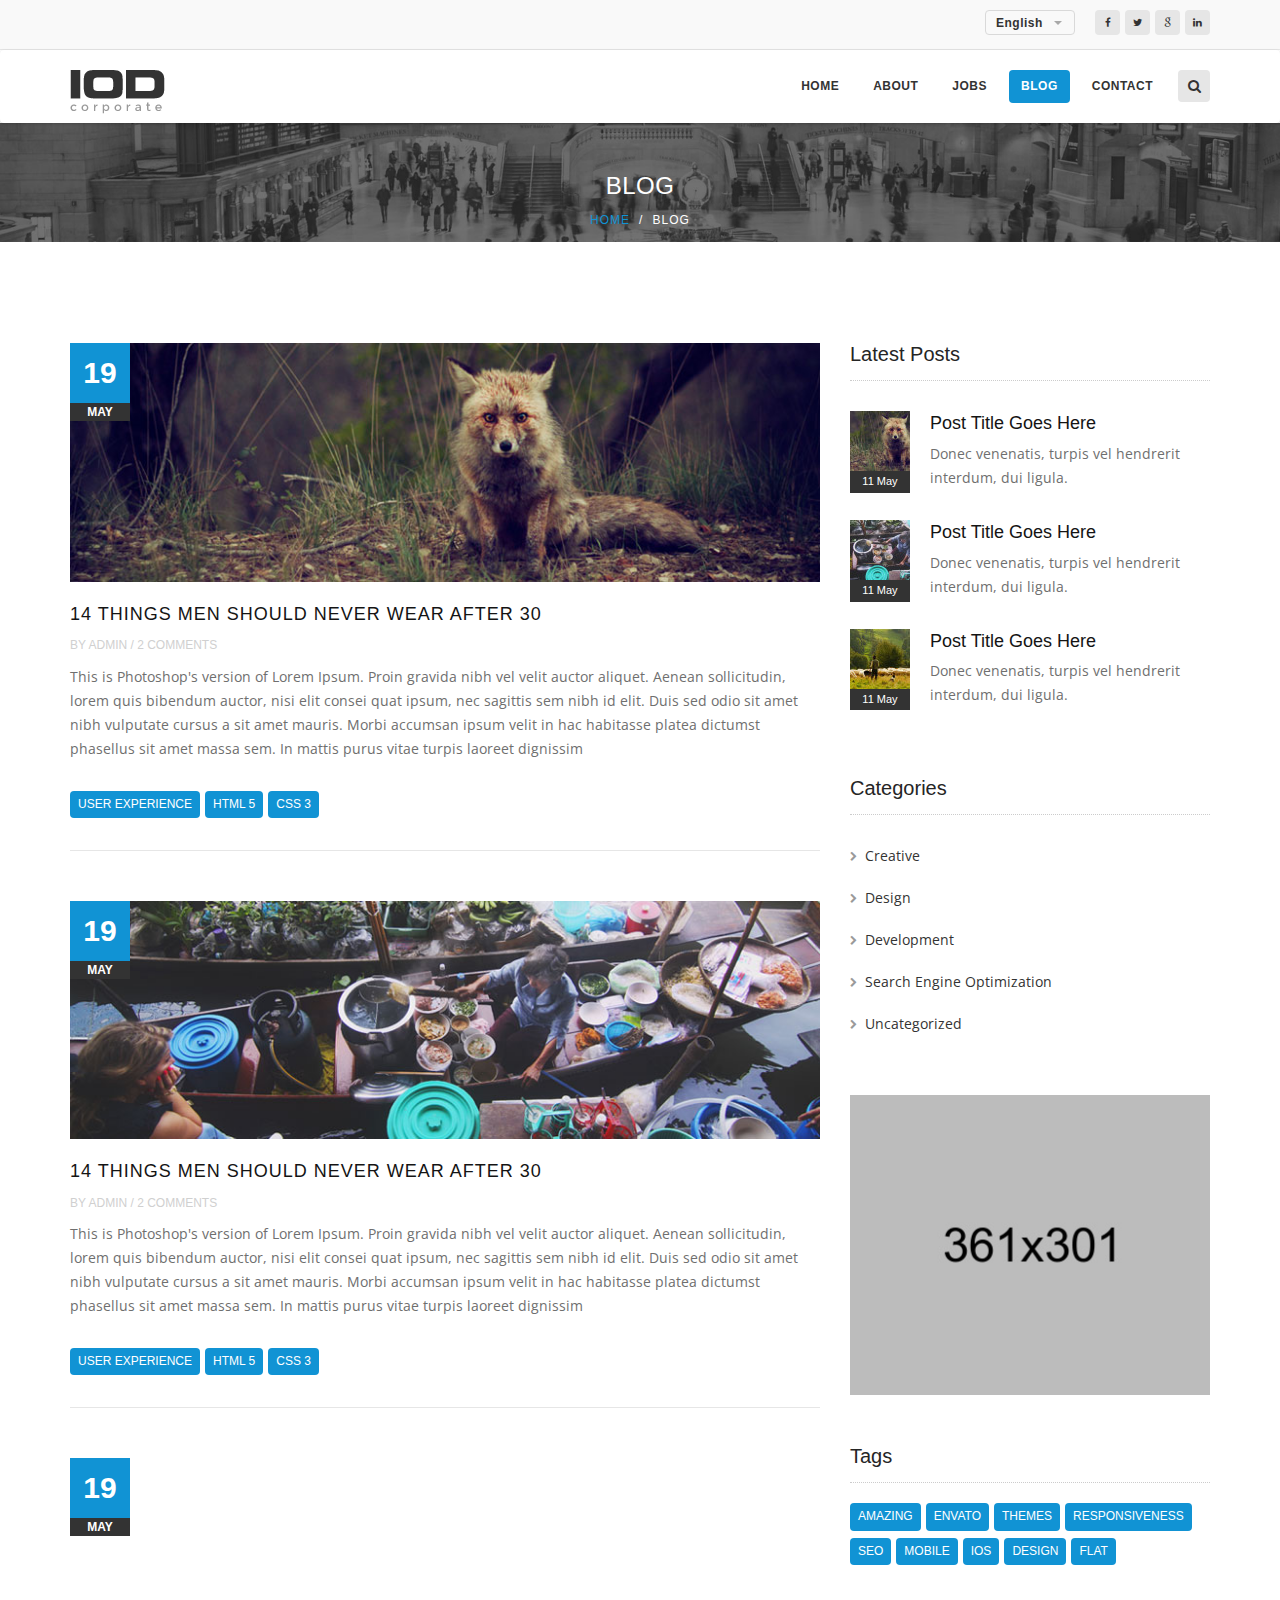
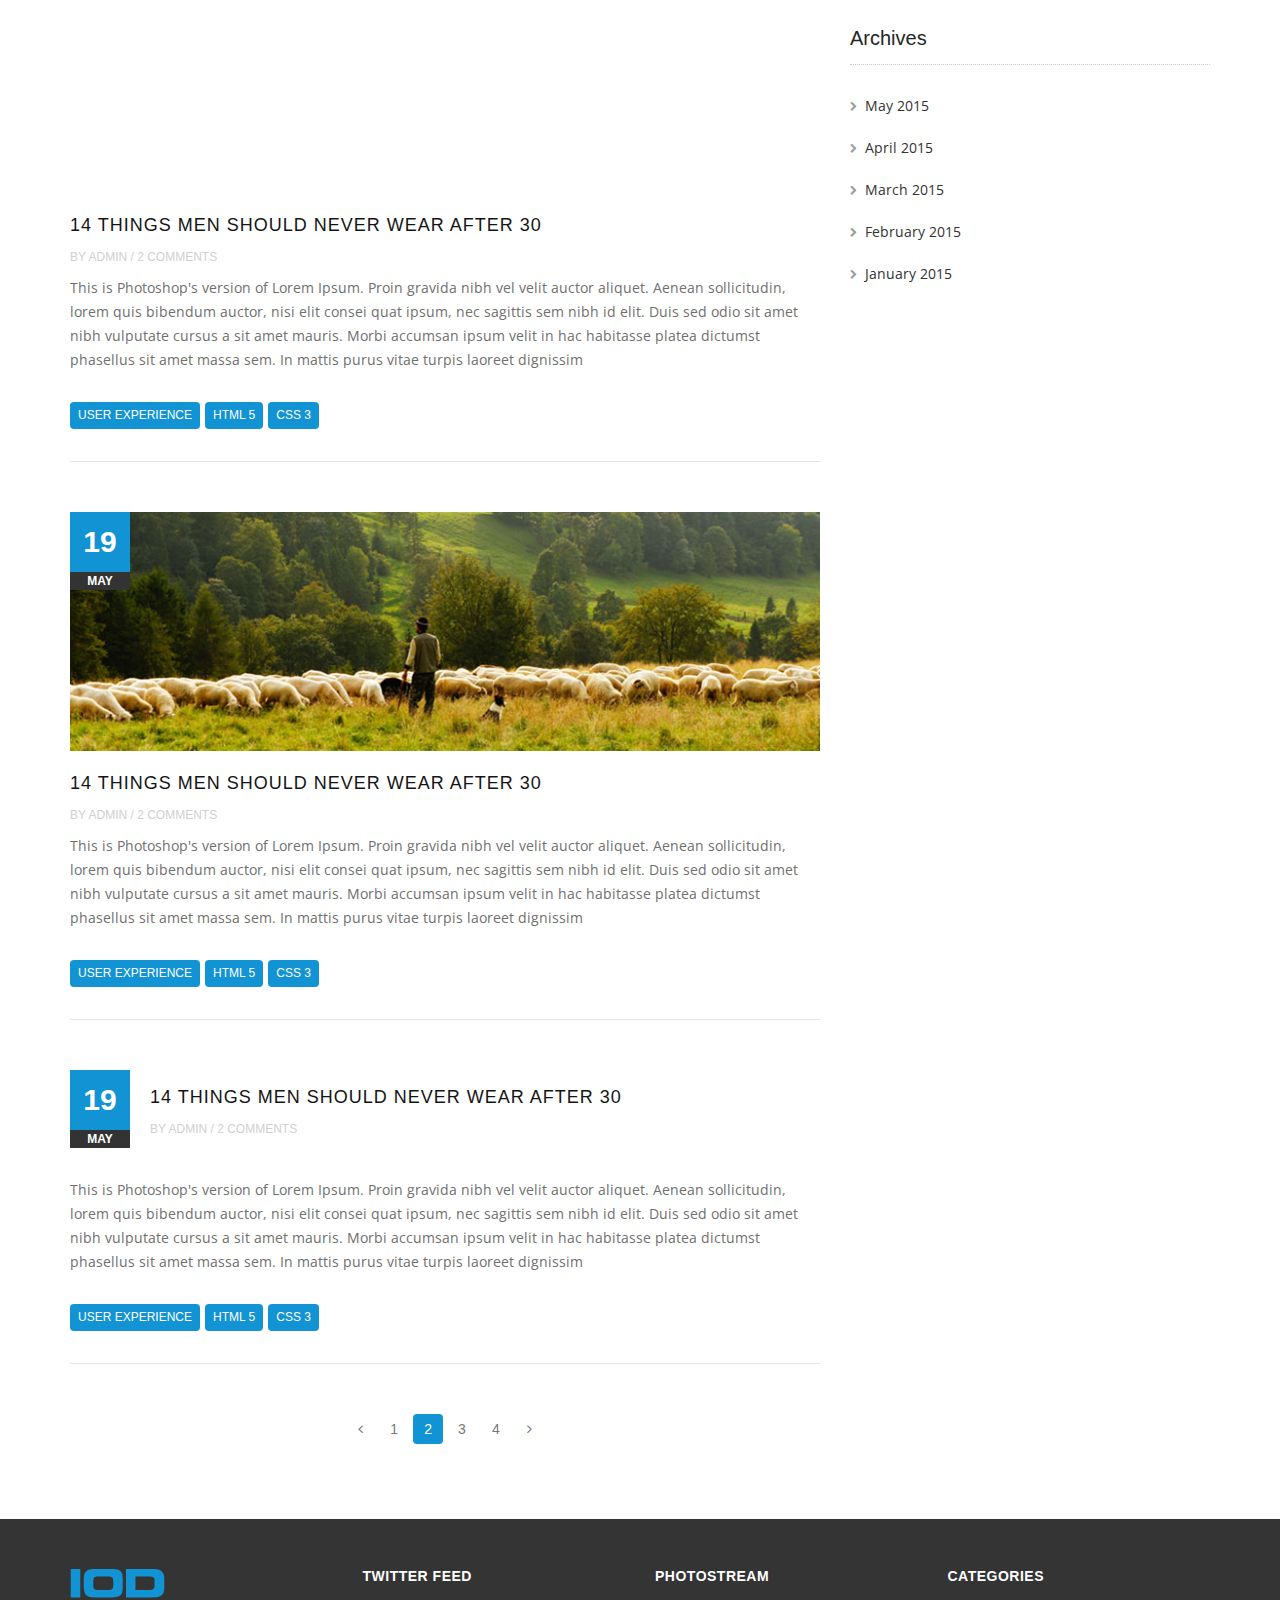
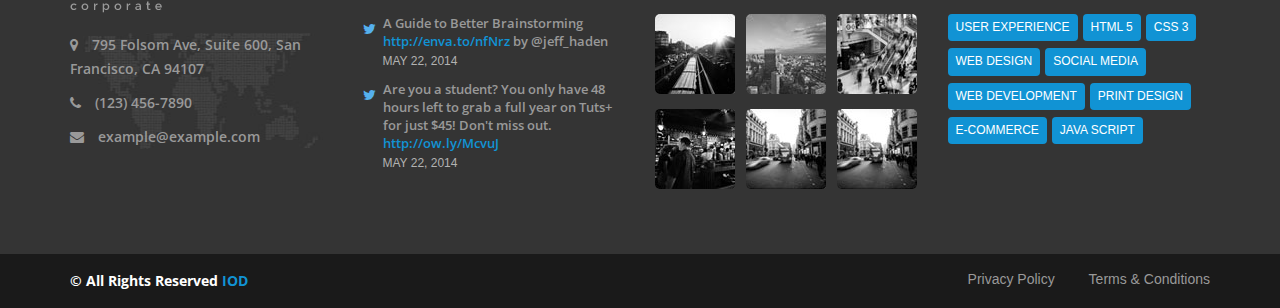
<file: t1/blog.html>
<!DOCTYPE html>
<html lang="en">
<head>
<meta charset="utf-8">
<meta http-equiv="X-UA-Compatible" content="IE=edge">
<meta name="viewport" content="width=device-width, initial-scale=1">
<meta name="description" content="">
<meta name="author" content="M_Adnan">
<title>IOD - Corporate HTML5 Template</title>

<!-- Favicon -->
<link rel="icon" type="image/png" sizes="16x16" href="images/favicon.ico">

<!-- Bootstrap Core CSS -->
<link href="css/bootstrap.min.css" rel="stylesheet">

<!-- Custom CSS -->
<link href="css/font-awesome.min.css" rel="stylesheet" type="text/css">
<link href="css/ionicons.min.css" rel="stylesheet">
<link href="css/main.css" rel="stylesheet">
<link href="css/style.css" rel="stylesheet">
<link href="css/responsive.css" rel="stylesheet">

<!-- Online Fonts -->
<link href='https://fonts.googleapis.com/css?family=Raleway:400,600,800,200,500' rel='stylesheet' type='text/css'>
<link href='https://fonts.googleapis.com/css?family=Open+Sans:400,600italic,400italic,300,300italic,600,700,700italic,800,800italic' rel='stylesheet' type='text/css'>
<link href='https://fonts.googleapis.com/css?family=Libre+Baskerville:400italic,400,700' rel='stylesheet' type='text/css'>

<!-- COLORS -->
<link rel="stylesheet" id="color" href="css/colors/default.css">

<!-- JavaScripts -->
<script src="js/modernizr.js"></script>
<!-- HTML5 Shim and Respond.js IE8 support of HTML5 elements and media queries -->
<!-- WARNING: Respond.js doesn't work if you view the page via file:// -->
<!--[if lt IE 9]>
    <script src="https://oss.maxcdn.com/html5shiv/3.7.2/html5shiv.min.js"></script>
    <script src="https://oss.maxcdn.com/respond/1.4.2/respond.min.js"></script>
<![endif]-->
</head>
<body>

<!-- Wrap -->
<div id="wrap"> 
  
  <!-- header -->
  <header> 
    <!-- Top bar -->
    <div class="top-bar">
      <div class="top-info">
        <div class="container">
          <ul class="personal-info">
          </ul>
          
          <!-- Right Sec -->
          <div class="right-sec"> 
            
            <!-- Language -->
            <select class="selectpicker">
              <option>English</option>
              <option>French</option>
              <option>Relish</option>
            </select>
            
            <!-- social -->
            <ul class="social">
              <li><a href="#."><i class="fa fa-facebook"></i></a></li>
              <li><a href="#."><i class="fa fa-twitter"></i></a></li>
              <li><a href="#."><i class="fa fa-google"></i></a></li>
              <li><a href="#."><i class="fa fa-linkedin"></i></a></li>
            </ul>
          </div>
        </div>
      </div>
    </div>
    
    <!-- Navigation -->
    <nav class="navbar">
      <div class="sticky">
        <div class="container"> 
          
          <!-- LOGO -->
          <div class="logo"> <a href="index.html"><img  class="img-responsive" src="images/logo.png" alt="" ></a> </div>
          
          <!-- Nav -->
          <ul class="nav ownmenu">
            <li> <a href="index.html">Home </a> </li>
                       <ul class="dropdown">
                <li> <a href="about.html">About</a> </li>
                <li> <a href="shop.html">Shop</a>
                  <ul class="dropdown">
                    <li> <a href="shop.html">Shop</a> </li>
                    <li> <a href="shop-single.html">Shop Single</a> </li>
                    <li> <a href="checkout-step1.html">Checkout Step1</a> </li>
                    <li> <a href="checkout-step2.html">Checkout Step2</a> </li>
                    <li> <a href="checkout-step3.html">Checkout Step3</a> </li>
                    <li> <a href="checkout-address(step2).html">Checkout Address(step2)</a> </li>
                  </ul>
                </li>
                <li> <a href="jobs-left-sidebar.html">Jobs </a>
                  <ul class="dropdown">
                    <li> <a href="jobs-right-sidebar.html">Jobs Right Sidebar </a></li>
                    <li> <a href="jobs-left-sidebar.html">Jobs Left Sidebar </a></li>
                    <li> <a href="jobs(single)-left-sidebar.html">Jobs (single) Left Sidebar </a></li>
                    <li> <a href="jobs(single)-right-sidebar.html">Jobs (single) Right Sidebar </a></li>
                  </ul>
                </li>
                <li> <a href="revenues.html">Revenues </a></li>
                <li> <a href="company-presentation.html">Company Presentation</a></li>
                <li> <a href="blog.html">Blog </a></li>
                <li> <a href="blog-single.html">Blog Single </a></li>
                <li> <a href="contact.html">Contact</a></li>
              </ul>
            </li>
            <li> <a href="about.html">About </a> </li>
            
            <li> <a href="jobs-left-sidebar.html">Jobs </a>
              <ul class="dropdown">
                <li> <a href="jobs-right-sidebar.html">Jobs Right Sidebar </a></li>
                <li> <a href="jobs-left-sidebar.html">Jobs Left Sidebar </a></li>
                <li> <a href="jobs(single)-left-sidebar.html">Jobs (single) Left Sidebar </a></li>
                <li> <a href="jobs(single)-right-sidebar.html">Jobs (single) Right Sidebar </a></li>
              </ul>
            </li>
            <li class="active"> <a href="blog.html">Blog </a></li>
            <li> <a href="contact.html">Contact</a> </li>
          </ul>
          <!-- Search -->
          <div class="search-icon"> <a href="#."><i class="fa fa-search"></i></a>
            <form>
              <input class="form-control" type="search" placeholder="Type Here">
              <button type="submit"><i class="fa fa-search"></i></button>
            </form>
          </div>
        </div>
      </div>
    </nav>
  </header>
  
  <!-- SUB BANNER -->
  <section class="sub-bnr bnr-2" data-stellar-background-ratio="0.5">
    <div class="position-center-center">
      <div class="container">
        <h4>blog</h4>
        <!-- Breadcrumbs -->
        <ol class="breadcrumb">
          <li><a href="#">Home</a></li>
          <li class="active">Blog</li>
        </ol>
      </div>
    </div>
  </section>
  
  <!-- Content -->
  <div id="content"> 
    
    <!-- BLOG -->
    <section class="blog blog-pages padding-top-70 padding-bottom-70">
      <div class="container">
        <div class="row">
          <div class="col-md-8"> 
            
            <!-- Post -->
            <article> <img class="img-responsive" src="images/blog-1.jpg" alt="" > 
              <!-- Date -->
              <div class="date"> 19 <span>MAY</span> </div>
              <!-- Detail -->
              <div class="post-detail"> <a href="blog-single.html" class="post-tittle">14 Things Men Should Never Wear After 30</a> <span>By Admin  /  2 Comments</span>
                <p>This is Photoshop's version  of Lorem Ipsum. Proin gravida nibh vel velit auctor aliquet. Aenean sollicitudin, lorem quis bibendum auctor, nisi elit consei quat ipsum, nec sagittis sem nibh id elit. Duis sed odio sit amet nibh vulputate cursus a sit amet mauris. Morbi accumsan ipsum velit in hac habitasse platea dictumst phasellus sit amet massa sem. In mattis purus vitae turpis laoreet dignissim</p>
                <!-- Tags -->
                <ul class="tags">
                  <li><a href="#.">User Experience</a></li>
                  <li><a href="#.">html 5</a></li>
                  <li><a href="#.">Css 3</a></li>
                </ul>
              </div>
            </article>
            
            <!-- Post -->
            <article> <img class="img-responsive" src="images/blog-2.jpg" alt="" > 
              <!-- Date -->
              <div class="date"> 19 <span>MAY</span> </div>
              <!-- Detail -->
              <div class="post-detail"> <a href="blog-single.html" class="post-tittle">14 Things Men Should Never Wear After 30</a> <span>By Admin  /  2 Comments</span>
                <p>This is Photoshop's version  of Lorem Ipsum. Proin gravida nibh vel velit auctor aliquet. Aenean sollicitudin, lorem quis bibendum auctor, nisi elit consei quat ipsum, nec sagittis sem nibh id elit. Duis sed odio sit amet nibh vulputate cursus a sit amet mauris. Morbi accumsan ipsum velit in hac habitasse platea dictumst phasellus sit amet massa sem. In mattis purus vitae turpis laoreet dignissim</p>
                <!-- Tags -->
                <ul class="tags">
                  <li><a href="#.">User Experience</a></li>
                  <li><a href="#.">html 5</a></li>
                  <li><a href="#.">Css 3</a></li>
                </ul>
              </div>
            </article>
            
            <!-- Post -->
            <article> <iframe src="https://player.vimeo.com/video/23534361"></iframe> 
              <!-- Date -->
              <div class="date"> 19 <span>MAY</span> </div>
              <!-- Detail -->
              <div class="post-detail"> <a href="blog-single.html" class="post-tittle">14 Things Men Should Never Wear After 30</a> <span>By Admin  /  2 Comments</span>
                <p>This is Photoshop's version  of Lorem Ipsum. Proin gravida nibh vel velit auctor aliquet. Aenean sollicitudin, lorem quis bibendum auctor, nisi elit consei quat ipsum, nec sagittis sem nibh id elit. Duis sed odio sit amet nibh vulputate cursus a sit amet mauris. Morbi accumsan ipsum velit in hac habitasse platea dictumst phasellus sit amet massa sem. In mattis purus vitae turpis laoreet dignissim</p>
                <!-- Tags -->
                <ul class="tags">
                  <li><a href="#.">User Experience</a></li>
                  <li><a href="#.">html 5</a></li>
                  <li><a href="#.">Css 3</a></li>
                </ul>
              </div>
            </article>
            
            <!-- Post -->
            <article> <img class="img-responsive" src="images/blog-4.jpg" alt="" > 
              <!-- Date -->
              <div class="date"> 19 <span>MAY</span> </div>
              <!-- Detail -->
              <div class="post-detail"> <a href="blog-single.html" class="post-tittle">14 Things Men Should Never Wear After 30</a> <span>By Admin  /  2 Comments</span>
                <p>This is Photoshop's version  of Lorem Ipsum. Proin gravida nibh vel velit auctor aliquet. Aenean sollicitudin, lorem quis bibendum auctor, nisi elit consei quat ipsum, nec sagittis sem nibh id elit. Duis sed odio sit amet nibh vulputate cursus a sit amet mauris. Morbi accumsan ipsum velit in hac habitasse platea dictumst phasellus sit amet massa sem. In mattis purus vitae turpis laoreet dignissim</p>
                <!-- Tags -->
                <ul class="tags">
                  <li><a href="#.">User Experience</a></li>
                  <li><a href="#.">html 5</a></li>
                  <li><a href="#.">Css 3</a></li>
                </ul>
              </div>
            </article>
            
            <!-- Post -->
            <article class="simple-text"> 
              <!-- Date -->
              <div class="date"> 19 <span>MAY</span> </div>
              <!-- Detail -->
              <div class="post-detail">
                <div class="simp-tittle"><a href="blog-single.html" class="post-tittle">14 Things Men Should Never Wear After 30</a> <span>By Admin  /  2 Comments</span></div>
                <p>This is Photoshop's version  of Lorem Ipsum. Proin gravida nibh vel velit auctor aliquet. Aenean sollicitudin, lorem quis bibendum auctor, nisi elit consei quat ipsum, nec sagittis sem nibh id elit. Duis sed odio sit amet nibh vulputate cursus a sit amet mauris. Morbi accumsan ipsum velit in hac habitasse platea dictumst phasellus sit amet massa sem. In mattis purus vitae turpis laoreet dignissim</p>
                <!-- Tags -->
                <ul class="tags">
                  <li><a href="#.">User Experience</a></li>
                  <li><a href="#.">html 5</a></li>
                  <li><a href="#.">Css 3</a></li>
                </ul>
              </div>
            </article>
            
            <!-- Pagination -->
            <ul class="pagination">
                <li><a href="#."><i class="fa fa-angle-left"></i></a></li>
                <li><a href="#.">1</a></li>
                <li><a class="current" href="#.">2</a></li>
                <li><a href="#.">3</a></li>
                <li><a href="#.">4</a></li>
                <li><a href="#."><i class="fa fa-angle-right"></i></a></li>
              </ul>
          </div>
          
          <!-- Side Bar -->
          <div class="col-md-4">
            <div class="side-bar"> 
              
              <!-- Recent Posts -->
              <h5 class="side-tittle">Latest Posts </h5>
              <ul class="papu-post">
                <li class="media">
                  <div class="media-left"> <a href="blog-single.html"> <img class="media-object" src="images/small-post-1.jpg" alt=""></a><span>11 May</span> </div>
                  <div class="media-body"> <a class="media-heading" href="blog-single.html">Post Title Goes Here </a>
                    <p>Donec venenatis, turpis vel hendrerit interdum, dui ligula. </p>
                  </div>
                </li>
                <li class="media">
                  <div class="media-left"> <a href="blog-single.html"> <img class="media-object" src="images/small-post-2.jpg" alt=""></a><span>11 May</span> </div>
                  <div class="media-body"> <a class="media-heading" href="blog-single.html">Post Title Goes Here</a>
                    <p>Donec venenatis, turpis vel hendrerit interdum, dui ligula. </p>
                  </div>
                </li>
                <li class="media">
                  <div class="media-left"> <a href="blog-single.html"> <img class="media-object" src="images/small-post-3.jpg" alt=""></a><span>11 May</span> </div>
                  <div class="media-body"> <a class="media-heading" href="blog-single.html">Post Title Goes Here </a>
                    <p>Donec venenatis, turpis vel hendrerit interdum, dui ligula. </p>
                  </div>
                </li>
              </ul>
              
              <!-- Categories -->
              <h5 class="side-tittle margin-top-50">Categories </h5>
              <ul class="cate">
                <li><a href="#.">Creative</a></li>
                <li><a href="#."> Design</a></li>
                <li><a href="#."> Development</a></li>
                <li><a href="#."> Search Engine Optimization</a></li>
                <li><a href="#."> Uncategorized</a></li>
              </ul>
              
              <!-- ADD -->
              <div class="add margin-top-50"> <img class="img-responsive" src="images/add-img.jpg" alt=""> </div>
              
              <!-- Tags -->
              <h5 class="side-tittle margin-top-50">Tags </h5>
              <ul class="tags">
                <li><a href="#.">Amazing </a></li>
                <li><a href="#.">Envato </a></li>
                <li><a href="#.">Themes </a></li>
                <li><a href="#.">Responsiveness </a></li>
                <li><a href="#.">SEO </a></li>
                <li><a href="#.">Mobile </a></li>
                <li><a href="#.">IOS </a></li>
                <li><a href="#.">Design </a></li>
                <li><a href="#.">Flat </a></li>
              </ul>
            </div>
            
            <!-- Archives -->
            <h5 class="side-tittle margin-top-50">Archives </h5>
            <ul class="cate">
              <li><a href="#."> May 2015</a></li>
              <li><a href="#."> April 2015</a></li>
              <li><a href="#."> March 2015</a></li>
              <li><a href="#."> February 2015</a></li>
              <li><a href="#."> January 2015</a></li>
            </ul>
          </div>
        </div>
      </div>
    </section>
  </div>
  
  <!-- FOOTER -->
  <footer>
    <div class="container">
      <div class="row"> 
        
        <!-- ABOUT -->
        <div class="col-md-3"> <img src="images/logo-footer.png" alt="" >
          <div class="about-foot">
            <ul>
              <li>
                <p><i class="fa fa-map-marker"></i> 795 Folsom Ave, Suite 600, San Francisco, CA 94107</p>
              </li>
              <li>
                <p><i class="fa fa-phone"></i> (123) 456-7890</p>
              </li>
              <li>
                <p><i class="fa fa-envelope"></i> example@example.com</p>
              </li>
            </ul>
          </div>
        </div>
        
        <!-- Twitter Feed -->
        <div class="col-md-3">
          <h6>Twitter Feed</h6>
          <ul class="tweet">
            <li>
              <p>A Guide to Better Brainstorming <a href="#." class="primary-color">http://enva.to/nfNrz</a> by @jeff_haden </p>
              <span>May 22, 2014</span> </li>
            <li>
              <p>Are you a student? You only have 48 hours left to grab a full year on Tuts+ for just $45! Don't miss out. <a href="#." class="primary-color">http://ow.ly/McvuJ</a> </p>
              <span>May 22, 2014</span> </li>
          </ul>
        </div>
        
        <!-- Photostream -->
        <div class="col-md-3">
          <h6>Photostream</h6>
          <ul class="photo-steam">
            <li><a href="#."><img src="images/photo-img-1.jpg" alt="" ></a></li>
            <li><a href="#."><img src="images/photo-img-2.jpg" alt="" ></a></li>
            <li><a href="#."><img src="images/photo-img-3.jpg" alt="" ></a></li>
            <li><a href="#."><img src="images/photo-img-4.jpg" alt="" ></a></li>
            <li><a href="#."><img src="images/photo-img-5.jpg" alt="" ></a></li>
            <li><a href="#."><img src="images/photo-img-6.jpg" alt="" ></a></li>
          </ul>
        </div>
        
        <!-- Categories -->
        <div class="col-md-3">
          <h6>Categories</h6>
          <ul class="tags">
            <li><a href="#.">User Experience</a></li>
            <li><a href="#.">html 5</a></li>
            <li><a href="#.">Css 3</a></li>
            <li><a href="#.">Web Design</a></li>
            <li><a href="#.">Social Media</a></li>
            <li><a href="#.">Web Development</a></li>
            <li><a href="#.">Print Design</a></li>
            <li><a href="#.">e-commerce</a></li>
            <li><a href="#.">Java script</a></li>
          </ul>
        </div>
      </div>
    </div>
  </footer>
  
<!-- RIGHTS -->
  <div class="rights">
    <div class="container">
      <div class="row">
        <div class="col-md-6">
          <p> © All Rights Reserved <span class="primary-color">IOD </span></p>
        </div>
        <div class="col-md-6 text-right"> <a href="#.">Privacy Policy</a> <a href="#.">Terms & Conditions</a> </div>
      </div>
    </div>
  </div>
</div>
<script src="js/jquery-1.11.0.min.js"></script> 
<script src="js/bootstrap.min.js"></script> 
<script src="js/own-menu.js"></script> 
<script src="js/jquery.isotope.min.js"></script> 
<script src="js/jquery.flexslider-min.js"></script> 
<script src="js/jquery.countTo.js"></script> 
<script src="js/owl.carousel.min.js"></script> 
<script src="js/jquery.cubeportfolio.min.js"></script> 
<script src="js/jquery.colio.min.js"></script> 
<script src="js/jquery.timelinr-0.9.54.js"></script> 
<script src="js/main.js"></script>
</body>
</html>
</file>
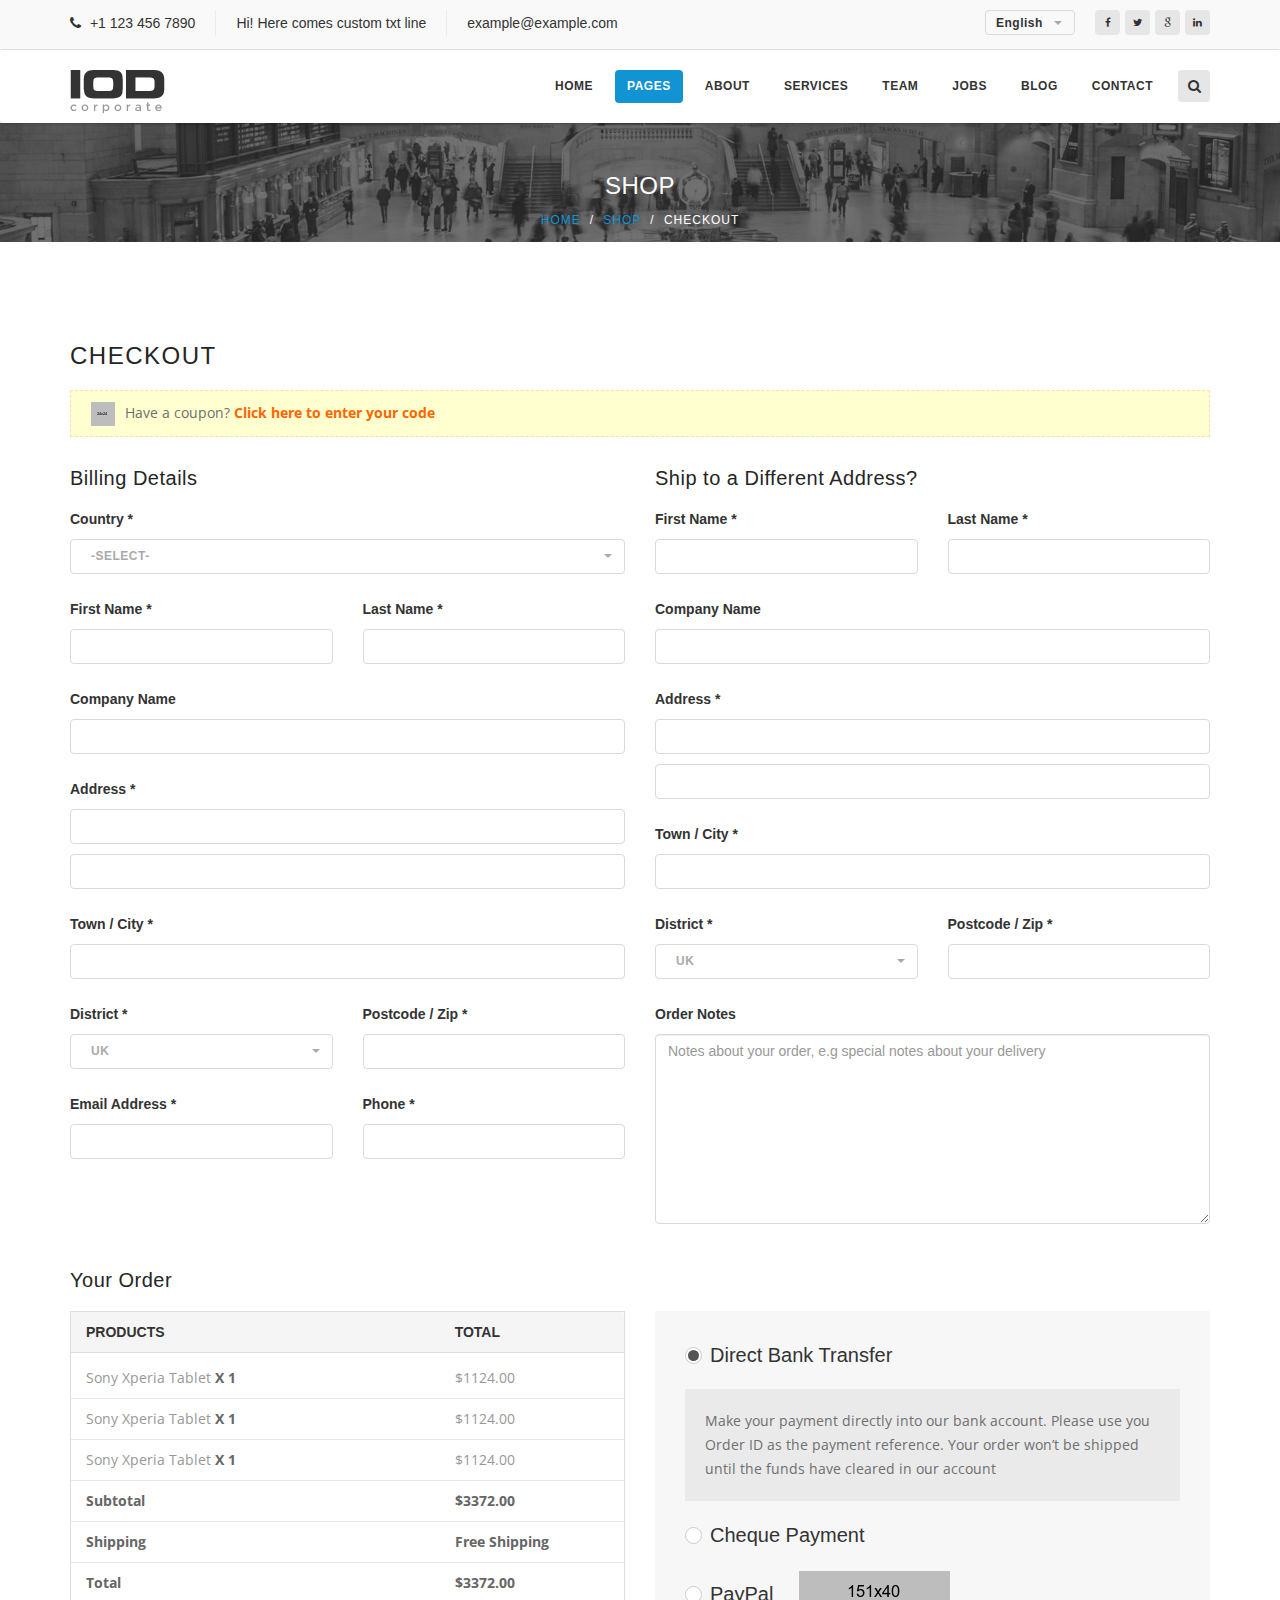
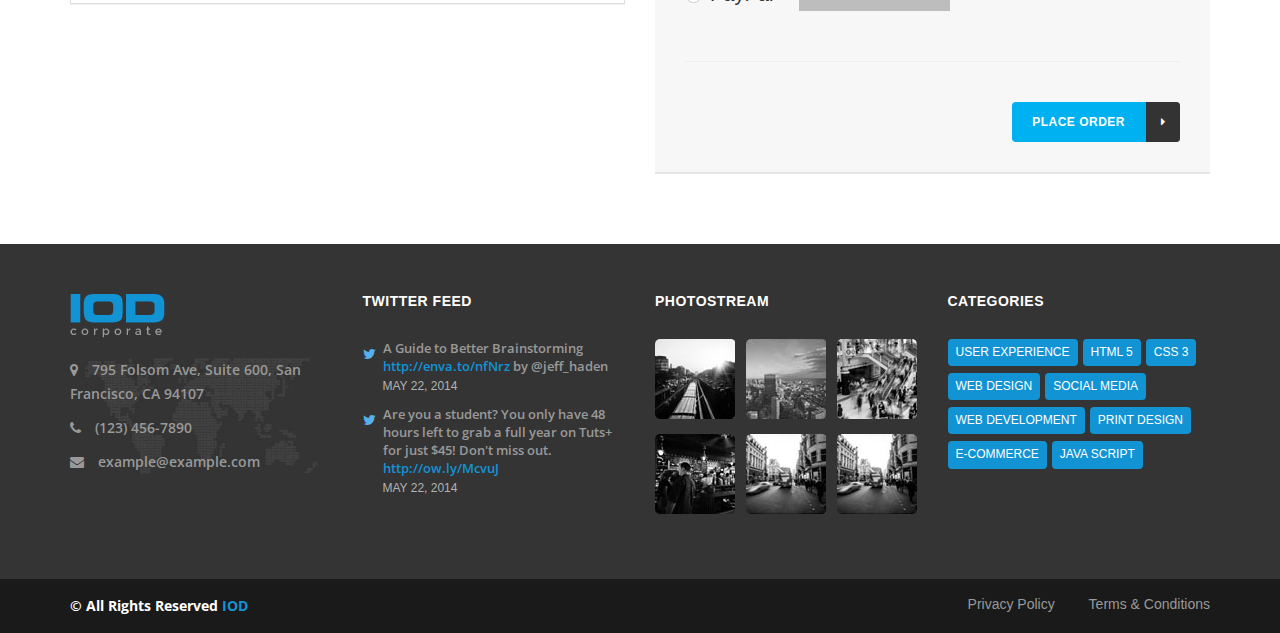
<file: t1/checkout-address(step2).html>
<!DOCTYPE html>
<html lang="en">
<head>
<meta charset="utf-8">
<meta http-equiv="X-UA-Compatible" content="IE=edge">
<meta name="viewport" content="width=device-width, initial-scale=1">
<meta name="description" content="">
<meta name="author" content="M_Adnan">
<title>IOD - Corporate HTML5 Template</title>

<!-- Favicon -->
<link rel="icon" type="image/png" sizes="16x16" href="images/favicon.ico">

<!-- Bootstrap Core CSS -->
<link href="css/bootstrap.min.css" rel="stylesheet">

<!-- Custom CSS -->
<link href="css/font-awesome.min.css" rel="stylesheet" type="text/css">
<link href="css/ionicons.min.css" rel="stylesheet">
<link href="css/main.css" rel="stylesheet">
<link href="css/style.css" rel="stylesheet">
<link href="css/responsive.css" rel="stylesheet">

<!-- Online Fonts -->
<link href='https://fonts.googleapis.com/css?family=Raleway:400,600,800,200,500' rel='stylesheet' type='text/css'>
<link href='https://fonts.googleapis.com/css?family=Open+Sans:400,600italic,400italic,300,300italic,600,700,700italic,800,800italic' rel='stylesheet' type='text/css'>
<link href='https://fonts.googleapis.com/css?family=Libre+Baskerville:400italic,400,700' rel='stylesheet' type='text/css'>

<!-- COLORS -->
<link rel="stylesheet" id="color" href="css/colors/default.css">

<!-- JavaScripts -->
<script src="js/modernizr.js"></script>
<!-- HTML5 Shim and Respond.js IE8 support of HTML5 elements and media queries -->
<!-- WARNING: Respond.js doesn't work if you view the page via file:// -->
<!--[if lt IE 9]>
    <script src="https://oss.maxcdn.com/html5shiv/3.7.2/html5shiv.min.js"></script>
    <script src="https://oss.maxcdn.com/respond/1.4.2/respond.min.js"></script>
<![endif]-->
</head>
<body>

<!-- Wrap -->
<div id="wrap"> 
  
  <!-- header -->
  <header> 
    <!-- Top bar -->
    <div class="top-bar">
      <div class="top-info">
        <div class="container">
          <ul class="personal-info">
            <li>
              <p><i class="fa fa-phone"></i> +1 123 456 7890 </p>
            </li>
            <li>
              <p>Hi! Here comes custom txt line </p>
            </li>
            <li>
              <p>example@example.com </p>
            </li>
          </ul>
          
          <!-- Right Sec -->
          <div class="right-sec"> 
            
            <!-- Language -->
            <select class="selectpicker">
              <option>English</option>
              <option>French</option>
              <option>Relish</option>
            </select>
            
            <!-- social -->
            <ul class="social">
              <li><a href="#."><i class="fa fa-facebook"></i></a></li>
              <li><a href="#."><i class="fa fa-twitter"></i></a></li>
              <li><a href="#."><i class="fa fa-google"></i></a></li>
              <li><a href="#."><i class="fa fa-linkedin"></i></a></li>
            </ul>
          </div>
        </div>
      </div>
    </div>
    
    <!-- Navigation -->
    <nav class="navbar">
      <div class="sticky">
        <div class="container"> 
          
          <!-- LOGO -->
          <div class="logo"> <a href="index.html"><img  class="img-responsive" src="images/logo.png" alt="" ></a> </div>
          
          <!-- Nav -->
          <ul class="nav ownmenu">
            <li> <a href="index.html">Home </a> </li>
            <li class="active"> <a href="index.html">Pages </a>
              <ul class="dropdown">
                <li> <a href="about.html">About</a> </li>
                <li> <a href="shop.html">Shop</a>
                  <ul class="dropdown">
                    <li> <a href="shop.html">Shop</a> </li>
                    <li> <a href="shop-single.html">Shop Single</a> </li>
                    <li> <a href="checkout-step1.html">Checkout Step1</a> </li>
                    <li> <a href="checkout-step2.html">Checkout Step2</a> </li>
                    <li> <a href="checkout-step3.html">Checkout Step3</a> </li>
                    <li> <a href="checkout-address(step2).html">Checkout Address(step2)</a> </li>
                  </ul>
                </li>
                <li> <a href="services(ver1).html">Services </a>
                  <ul class="dropdown">
                    <li> <a href="services(ver1).html">Services Version 1</a> </li>
                    <li> <a href="services(ver2).html">Services Version 2</a> </li>
                    <li> <a href="services(ver3).html">Services Version 3</a> </li>
                    <li> <a href="services(ver4).html">Services Version 4</a> </li>
                    <li> <a href="services(ver5).html">Services Version 5</a> </li>
                    <li> <a href="services(stories).html">Services Stories</a> </li>
                    <li> <a href="services(annual-reports)_draft02.html">Services Annual Reports</a> </li>
                    <li> <a href="services(media-relations)_draft02.html">Services Media Relations</a> </li>
                    <li> <a href="services-left-sidebar(annual-report-single)_draft02.html">Annual Left Report Single</a> </li>
                    <li> <a href="services-right-sidebar(annual-report-single)_draft02.html">Annual Right Report Single</a> </li>
                  </ul>
                </li>
                <li> <a href="team-2-columns.html">Team </a>
                  <ul class="dropdown">
                    <li> <a href="team-2-columns.html">Team 2 Columns</a> </li>
                    <li> <a href="team-3-columns.html">Team 3 Columns</a> </li>
                    <li> <a href="team-4-columns.html">Team 4 Columns</a> </li>
                  </ul>
                </li>
                <li> <a href="jobs-left-sidebar.html">Jobs </a>
                  <ul class="dropdown">
                    <li> <a href="jobs-right-sidebar.html">Jobs Right Sidebar </a></li>
                    <li> <a href="jobs-left-sidebar.html">Jobs Left Sidebar </a></li>
                    <li> <a href="jobs(single)-left-sidebar.html">Jobs (single) Left Sidebar </a></li>
                    <li> <a href="jobs(single)-right-sidebar.html">Jobs (single) Right Sidebar </a></li>
                  </ul>
                </li>
                <li> <a href="revenues.html">Revenues </a></li>
                <li> <a href="company-presentation.html">Company Presentation</a></li>
                <li> <a href="blog.html">Blog </a></li>
                <li> <a href="blog-single.html">Blog Single </a></li>
                <li> <a href="contact.html">Contact</a></li>
              </ul>
            </li>
            <li> <a href="about.html">About </a> </li>
            <li> <a href="services(ver1).html">Services </a>
              <ul class="dropdown">
                <li> <a href="services(ver1).html">Services Version 1</a> </li>
                <li> <a href="services(ver2).html">Services Version 2</a> </li>
                <li> <a href="services(ver3).html">Services Version 3</a> </li>
                <li> <a href="services(ver4).html">Services Version 4</a> </li>
                <li> <a href="services(ver5).html">Services Version 5</a> </li>
                <li> <a href="services(stories).html">Services Stories</a> </li>
                <li> <a href="services(stories).html">Services Stories</a> </li>
                <li> <a href="services(annual-reports)_draft02.html">Services Annual Reports</a> </li>
                <li> <a href="services(media-relations)_draft02.html">Services Media Relations</a> </li>
                <li> <a href="services-left-sidebar(annual-report-single)_draft02.html">Annual Left Report Single</a> </li>
                <li> <a href="services-right-sidebar(annual-report-single)_draft02.html">Annual Right Report Single</a> </li>
              </ul>
            </li>
            <li> <a href="team-2-columns.html">Team </a>
              <ul class="dropdown">
                <li> <a href="team-2-columns.html">Team 2 Columns</a> </li>
                <li> <a href="team-3-columns.html">Team 3 Columns</a> </li>
                <li> <a href="team-4-columns.html">Team 4 Columns</a> </li>
              </ul>
            </li>
            <li> <a href="jobs-left-sidebar.html">Jobs </a>
              <ul class="dropdown">
                <li> <a href="jobs-right-sidebar.html">Jobs Right Sidebar </a></li>
                <li> <a href="jobs-left-sidebar.html">Jobs Left Sidebar </a></li>
                <li> <a href="jobs(single)-left-sidebar.html">Jobs (single) Left Sidebar </a></li>
                <li> <a href="jobs(single)-right-sidebar.html">Jobs (single) Right Sidebar </a></li>
              </ul>
            </li>
            <li> <a href="blog.html">Blog </a></li>
            <li> <a href="contact.html">Contact</a> </li>
          </ul>
          <!-- Search -->
          <div class="search-icon"> <a href="#."><i class="fa fa-search"></i></a>
            <form>
              <input class="form-control" type="search" placeholder="Type Here">
              <button type="submit"><i class="fa fa-search"></i></button>
            </form>
          </div>
        </div>
      </div>
    </nav>
  </header>
  
  <!-- SUB BANNER -->
  <section class="sub-bnr bnr-2" data-stellar-background-ratio="0.5">
    <div class="position-center-center">
      <div class="container">
        <h4>shop</h4>
        <!-- Breadcrumbs -->
        <ol class="breadcrumb">
          <li><a href="#">Home</a></li>
          <li><a href="#">Shop</a></li>
          <li class="active">checkout</li>
        </ol>
      </div>
    </div>
  </section>
  
  <!-- Content -->
  <div id="content"> 
    
    <!-- Check out -->
    <section class="check-out padding-top-70 padding-bottom-70">
      <div class="container"> 
        <!-- Heading -->
        <div class="heading text-left margin-bottom-20">
          <h4>checkout</h4>
        </div>
        
        <!-- coupen -->
        <div class="coupen">
          <p> <img src="images/coupen-icon.png" alt="" >Have a coupon? <a href="#.">Click here to enter your code</a></p>
        </div>
        
        <!-- form -->
        <form>
          <div class="row"> 
            
            <!-- Billing Details -->
            <div class="col-md-6">
              <h5>Billing Details</h5>
              <ul class="row">
                <li class="col-md-12">
                  <label>Country *
                    <select class="selectpicker">
                      <option>-Select-</option>
                      <option>-Select-</option>
                      <option>-Select-</option>
                    </select>
                  </label>
                </li>
                <li class="col-md-6">
                  <label>First Name *
                    <input class="form-control" type="text" name="" placeholder="">
                  </label>
                </li>
                <li class="col-md-6">
                  <label>Last Name *
                    <input class="form-control" type="text" name="" placeholder="">
                  </label>
                </li>
                <li class="col-md-12">
                  <label>Company Name
                    <input class="form-control" type="text" name="" placeholder="">
                  </label>
                </li>
                <li class="col-md-12">
                  <label>Address *
                    <input class="form-control" type="text" name="" placeholder="">
                    <input class="form-control" type="text" name="" placeholder="">
                  </label>
                </li>
                <li class="col-md-12">
                  <label>Town / City *
                    <input class="form-control" type="text" name="" placeholder="">
                  </label>
                </li>
                <li class="col-md-6">
                  <label>District *
                    <select class="selectpicker">
                      <option>UK</option>
                      <option>USA</option>
                      <option>UAE</option>
                    </select>
                  </label>
                </li>
                <li class="col-md-6">
                  <label>Postcode / Zip *
                    <input class="form-control" type="text" name="" placeholder="">
                  </label>
                </li>
                <li class="col-md-6">
                  <label>Email Address *
                    <input class="form-control" type="text" name="" placeholder="">
                  </label>
                </li>
                <li class="col-md-6">
                  <label>Phone *
                    <input class="form-control" type="text" name="" placeholder="">
                  </label>
                </li>
              </ul>
            </div>
            
            <!-- Ship to a Different Address? -->
            <div class="col-md-6">
              <h5>Ship to a Different Address?</h5>
              <ul class="row">
                <li class="col-md-6">
                  <label>First Name *
                    <input class="form-control" type="text" name="" placeholder="">
                  </label>
                </li>
                <li class="col-md-6">
                  <label>Last Name *
                    <input class="form-control" type="text" name="" placeholder="">
                  </label>
                </li>
                <li class="col-md-12">
                  <label>Company Name
                    <input class="form-control" type="text" name="" placeholder="">
                  </label>
                </li>
                <li class="col-md-12">
                  <label>Address *
                    <input class="form-control" type="text" name="" placeholder="">
                    <input class="form-control" type="text" name="" placeholder="">
                  </label>
                </li>
                <li class="col-md-12">
                  <label>Town / City *
                    <input class="form-control" type="text" name="" placeholder="">
                  </label>
                </li>
                <li class="col-md-6">
                  <label>District *
                    <select class="selectpicker">
                      <option>UK</option>
                      <option>USA</option>
                      <option>UAE</option>
                    </select>
                  </label>
                </li>
                <li class="col-md-6">
                  <label>Postcode / Zip *
                    <input class="form-control" type="text" name="" placeholder="">
                  </label>
                </li>
                <li class="col-md-12">
                  <label>Order Notes
                    <textarea class="form-control" name="" placeholder="Notes about your order, e.g special notes about your delivery"></textarea>
                  </label>
                </li>
              </ul>
            </div>
            
            <!-- Your Order -->
            <div class="col-md-6">
              <h5>Your Order</h5>
              <div class="panel panel-default">
                <div class="panel-heading">
                  <div class="row"> <span class="col-xs-8"> <strong>PRODUCTS</strong></span> <span class="col-xs-4"><strong>TOTAL</strong></span> </div>
                </div>
                <div class="panel-body">
                  <ul >
                    <li class="row"> <span class="col-xs-8">Sony Xperia Tablet<strong> X 1</strong></span> <span class="col-xs-4">$1124.00</span> </li>
                    <li class="row"> <span class="col-xs-8">Sony Xperia Tablet<strong> X 1</strong></span> <span class="col-xs-4">$1124.00</span> </li>
                    <li class="row"> <span class="col-xs-8">Sony Xperia Tablet<strong> X 1</strong></span> <span class="col-xs-4">$1124.00</span> </li>
                    <li class="row"> <span class="col-xs-8"><strong> Subtotal </strong></span> <span class="col-xs-4"><strong>$3372.00</strong></span> </li>
                    <li class="row"> <span class="col-xs-8"><strong> Shipping </strong></span> <span class="col-xs-4"><strong>Free Shipping</strong></span> </li>
                    <li class="row"> <span class="col-xs-8"><strong> Total </strong></span> <span class="col-xs-4"><strong>$3372.00</strong></span> </li>
                  </ul>
                </div>
              </div>
            </div>
            
            <!-- place order -->
            <div class="col-md-6">
              <div class="place-order">
                <div class="radio">
                  <input type="radio" name="radio1" id="radio1" value="option1" checked="">
                  <label for="radio1"> Direct Bank Transfer </label>
                </div>
                <div class="note-bank">
                  <p>Make your payment directly into our bank account. Please use you Order ID as the payment reference. Your order won’t be shipped until the funds have cleared in our account</p>
                </div>
                <div class="radio">
                  <input type="radio" name="radio1" id="radio2" value="option2">
                  <label for="radio2"> Cheque Payment </label>
                </div>
                <div class="radio margin-top-30">
                  <input type="radio" name="radio1" id="radio3" value="option3">
                  <label for="radio3"> PayPal <img class="margin-left-20" src="images/paypal-img.png" alt="" ></label>
                </div>
                <hr>
                <button type="submit" class="btn btn-1 margin-top-20 pull-right">place order <i class="fa fa-caret-right"></i></button>
              </div>
            </div>
          </div>
        </form>
      </div>
    </section>
  </div>
  
  <!-- FOOTER -->
  <footer>
    <div class="container">
      <div class="row"> 
        
        <!-- ABOUT -->
        <div class="col-md-3"> <img src="images/logo-footer.png" alt="" >
          <div class="about-foot">
            <ul>
              <li>
                <p><i class="fa fa-map-marker"></i> 795 Folsom Ave, Suite 600, San Francisco, CA 94107</p>
              </li>
              <li>
                <p><i class="fa fa-phone"></i> (123) 456-7890</p>
              </li>
              <li>
                <p><i class="fa fa-envelope"></i> example@example.com</p>
              </li>
            </ul>
          </div>
        </div>
        
        <!-- Twitter Feed -->
        <div class="col-md-3">
          <h6>Twitter Feed</h6>
          <ul class="tweet">
            <li>
              <p>A Guide to Better Brainstorming <a href="#." class="primary-color">http://enva.to/nfNrz</a> by @jeff_haden </p>
              <span>May 22, 2014</span> </li>
            <li>
              <p>Are you a student? You only have 48 hours left to grab a full year on Tuts+ for just $45! Don't miss out. <a href="#." class="primary-color">http://ow.ly/McvuJ</a> </p>
              <span>May 22, 2014</span> </li>
          </ul>
        </div>
        
        <!-- Photostream -->
        <div class="col-md-3">
          <h6>Photostream</h6>
          <ul class="photo-steam">
            <li><a href="#."><img src="images/photo-img-1.jpg" alt="" ></a></li>
            <li><a href="#."><img src="images/photo-img-2.jpg" alt="" ></a></li>
            <li><a href="#."><img src="images/photo-img-3.jpg" alt="" ></a></li>
            <li><a href="#."><img src="images/photo-img-4.jpg" alt="" ></a></li>
            <li><a href="#."><img src="images/photo-img-5.jpg" alt="" ></a></li>
            <li><a href="#."><img src="images/photo-img-6.jpg" alt="" ></a></li>
          </ul>
        </div>
        
        <!-- Categories -->
        <div class="col-md-3">
          <h6>Categories</h6>
          <ul class="tags">
            <li><a href="#.">User Experience</a></li>
            <li><a href="#.">html 5</a></li>
            <li><a href="#.">Css 3</a></li>
            <li><a href="#.">Web Design</a></li>
            <li><a href="#.">Social Media</a></li>
            <li><a href="#.">Web Development</a></li>
            <li><a href="#.">Print Design</a></li>
            <li><a href="#.">e-commerce</a></li>
            <li><a href="#.">Java script</a></li>
          </ul>
        </div>
      </div>
    </div>
  </footer>
  
<!-- RIGHTS -->
  <div class="rights">
    <div class="container">
      <div class="row">
        <div class="col-md-6">
          <p> © All Rights Reserved <span class="primary-color">IOD </span></p>
        </div>
        <div class="col-md-6 text-right"> <a href="#.">Privacy Policy</a> <a href="#.">Terms & Conditions</a> </div>
      </div>
    </div>
  </div>
</div>
<script src="js/jquery-1.11.0.min.js"></script> 
<script src="js/bootstrap.min.js"></script> 
<script src="js/own-menu.js"></script> 
<script src="js/jquery.isotope.min.js"></script> 
<script src="js/jquery.flexslider-min.js"></script> 
<script src="js/jquery.countTo.js"></script> 
<script src="js/owl.carousel.min.js"></script> 
<script src="js/jquery.cubeportfolio.min.js"></script> 
<script src="js/jquery.colio.min.js"></script> 
<script src="js/main.js"></script>
</body>
</html>
</file>
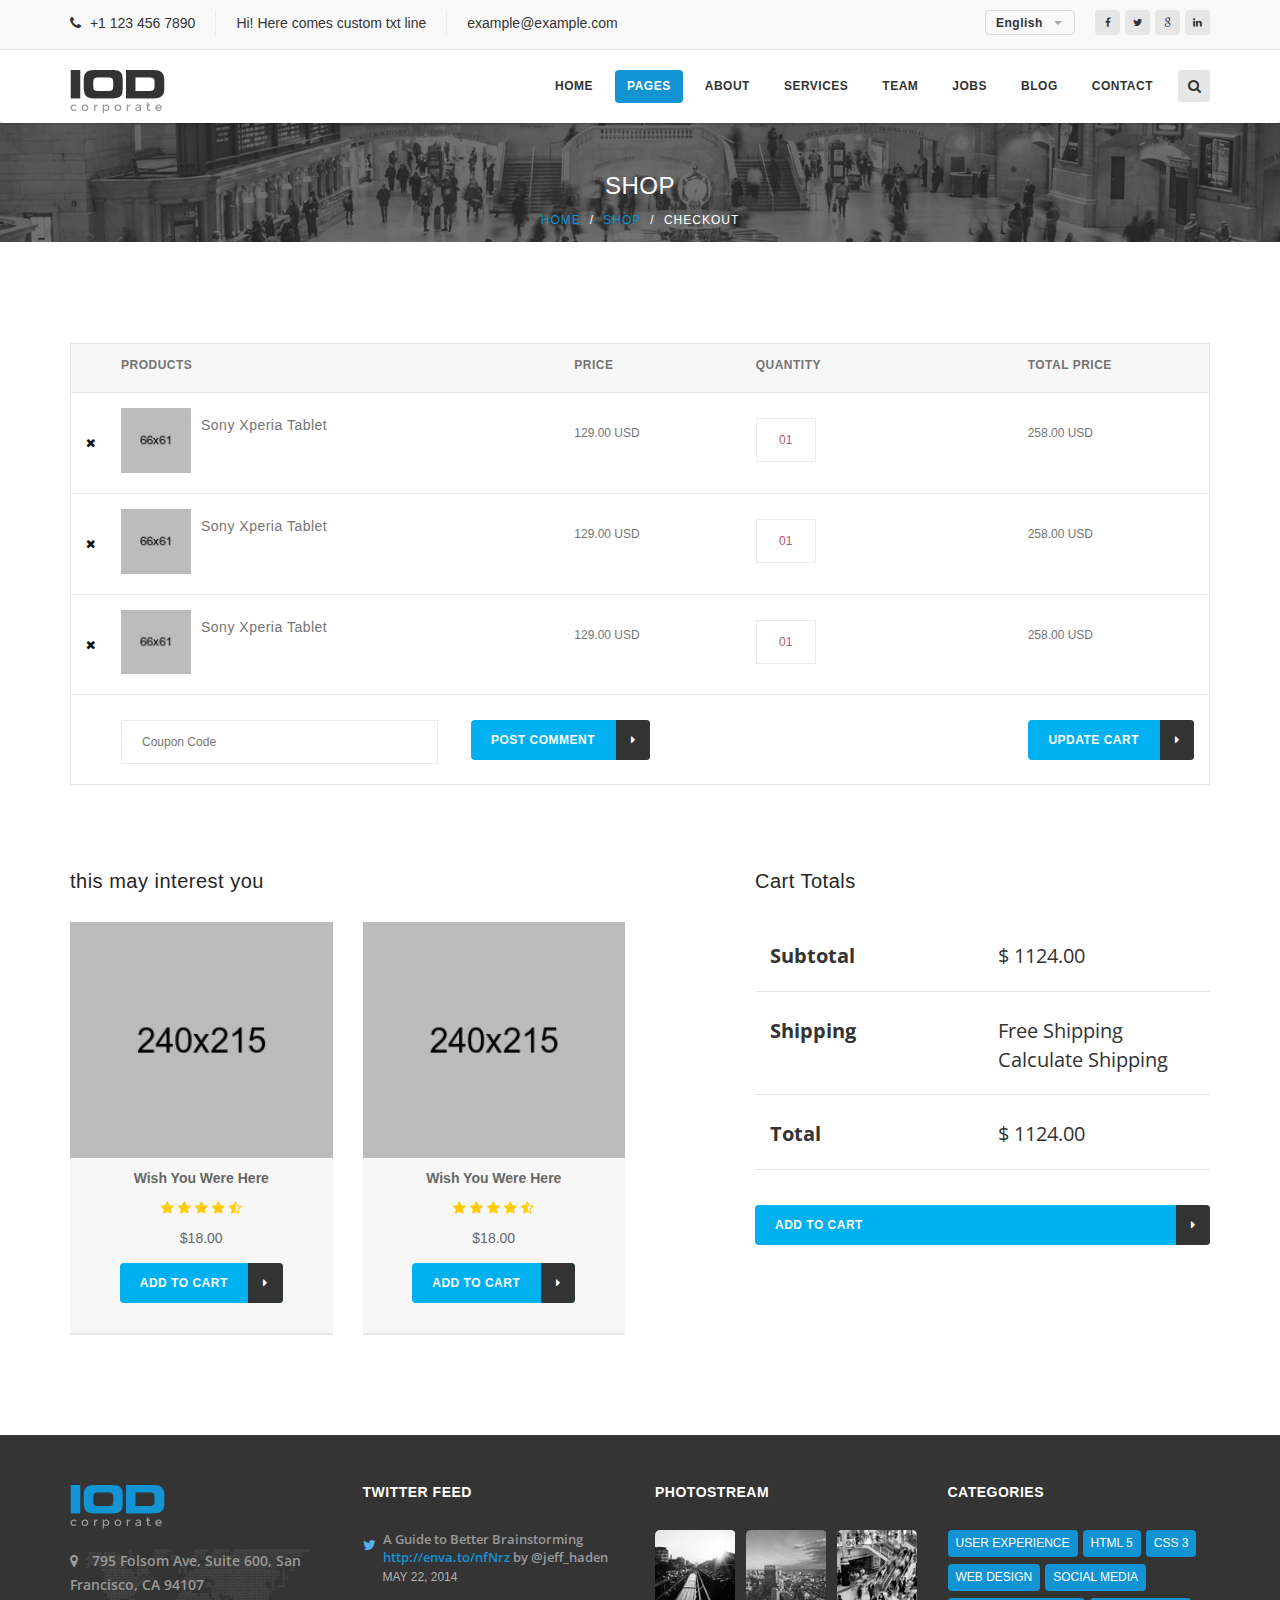
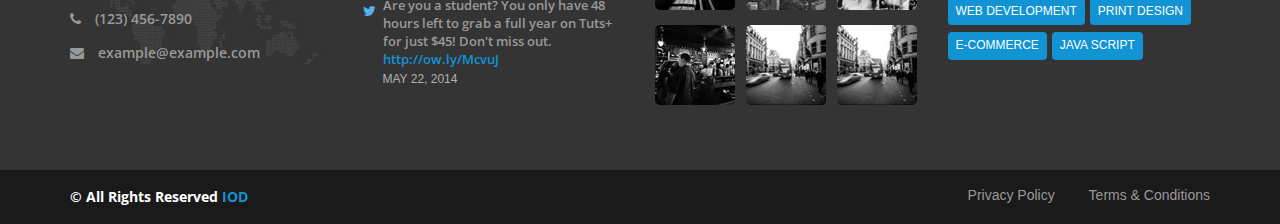
<file: t1/checkout-step1.html>
<!DOCTYPE html>
<html lang="en">
<head>
<meta charset="utf-8">
<meta http-equiv="X-UA-Compatible" content="IE=edge">
<meta name="viewport" content="width=device-width, initial-scale=1">
<meta name="description" content="">
<meta name="author" content="M_Adnan">
<title>IOD - Corporate HTML5 Template</title>

<!-- Favicon -->
<link rel="icon" type="image/png" sizes="16x16" href="images/favicon.ico">

<!-- Bootstrap Core CSS -->
<link href="css/bootstrap.min.css" rel="stylesheet">

<!-- Custom CSS -->
<link href="css/font-awesome.min.css" rel="stylesheet" type="text/css">
<link href="css/ionicons.min.css" rel="stylesheet">
<link href="css/main.css" rel="stylesheet">
<link href="css/style.css" rel="stylesheet">
<link href="css/responsive.css" rel="stylesheet">

<!-- Online Fonts -->
<link href='https://fonts.googleapis.com/css?family=Raleway:400,600,800,200,500' rel='stylesheet' type='text/css'>
<link href='https://fonts.googleapis.com/css?family=Open+Sans:400,600italic,400italic,300,300italic,600,700,700italic,800,800italic' rel='stylesheet' type='text/css'>
<link href='https://fonts.googleapis.com/css?family=Libre+Baskerville:400italic,400,700' rel='stylesheet' type='text/css'>

<!-- COLORS -->
<link rel="stylesheet" id="color" href="css/colors/default.css">

<!-- JavaScripts -->
<script src="js/modernizr.js"></script>
<!-- HTML5 Shim and Respond.js IE8 support of HTML5 elements and media queries -->
<!-- WARNING: Respond.js doesn't work if you view the page via file:// -->
<!--[if lt IE 9]>
    <script src="https://oss.maxcdn.com/html5shiv/3.7.2/html5shiv.min.js"></script>
    <script src="https://oss.maxcdn.com/respond/1.4.2/respond.min.js"></script>
<![endif]-->
</head>
<body>

<!-- Wrap -->
<div id="wrap"> 
  
  <!-- header -->
  <header> 
    <!-- Top bar -->
    <div class="top-bar">
      <div class="top-info">
        <div class="container">
          <ul class="personal-info">
            <li>
              <p><i class="fa fa-phone"></i> +1 123 456 7890 </p>
            </li>
            <li>
              <p>Hi! Here comes custom txt line </p>
            </li>
            <li>
              <p>example@example.com </p>
            </li>
          </ul>
          
          <!-- Right Sec -->
          <div class="right-sec"> 
            
            <!-- Language -->
            <select class="selectpicker">
              <option>English</option>
              <option>French</option>
              <option>Relish</option>
            </select>
            
            <!-- social -->
            <ul class="social">
              <li><a href="#."><i class="fa fa-facebook"></i></a></li>
              <li><a href="#."><i class="fa fa-twitter"></i></a></li>
              <li><a href="#."><i class="fa fa-google"></i></a></li>
              <li><a href="#."><i class="fa fa-linkedin"></i></a></li>
            </ul>
          </div>
        </div>
      </div>
    </div>
    
    <!-- Navigation -->
    <nav class="navbar">
      <div class="sticky">
        <div class="container"> 
          
          <!-- LOGO -->
          <div class="logo"> <a href="index.html"><img  class="img-responsive" src="images/logo.png" alt="" ></a> </div>
          
          <!-- Nav -->
          <ul class="nav ownmenu">
            <li> <a href="index.html">Home </a> </li>
            <li class="active"> <a href="index.html">Pages </a>
              <ul class="dropdown">
                <li> <a href="about.html">About</a> </li>
                <li> <a href="shop.html">Shop</a>
                  <ul class="dropdown">
                    <li> <a href="shop.html">Shop</a> </li>
                    <li> <a href="shop-single.html">Shop Single</a> </li>
                    <li> <a href="checkout-step1.html">Checkout Step1</a> </li>
                    <li> <a href="checkout-step2.html">Checkout Step2</a> </li>
                    <li> <a href="checkout-step3.html">Checkout Step3</a> </li>
                    <li> <a href="checkout-address(step2).html">Checkout Address(step2)</a> </li>
                  </ul>
                </li>
                <li> <a href="services(ver1).html">Services </a>
                  <ul class="dropdown">
                    <li> <a href="services(ver1).html">Services Version 1</a> </li>
                    <li> <a href="services(ver2).html">Services Version 2</a> </li>
                    <li> <a href="services(ver3).html">Services Version 3</a> </li>
                    <li> <a href="services(ver4).html">Services Version 4</a> </li>
                    <li> <a href="services(ver5).html">Services Version 5</a> </li>
                    <li> <a href="services(stories).html">Services Stories</a> </li>
                    <li> <a href="services(annual-reports)_draft02.html">Services Annual Reports</a> </li>
                    <li> <a href="services(media-relations)_draft02.html">Services Media Relations</a> </li>
                    <li> <a href="services-left-sidebar(annual-report-single)_draft02.html">Annual Left Report Single</a> </li>
                    <li> <a href="services-right-sidebar(annual-report-single)_draft02.html">Annual Right Report Single</a> </li>
                  </ul>
                </li>
                <li> <a href="team-2-columns.html">Team </a>
                  <ul class="dropdown">
                    <li> <a href="team-2-columns.html">Team 2 Columns</a> </li>
                    <li> <a href="team-3-columns.html">Team 3 Columns</a> </li>
                    <li> <a href="team-4-columns.html">Team 4 Columns</a> </li>
                  </ul>
                </li>
                <li> <a href="jobs-left-sidebar.html">Jobs </a>
                  <ul class="dropdown">
                    <li> <a href="jobs-right-sidebar.html">Jobs Right Sidebar </a></li>
                    <li> <a href="jobs-left-sidebar.html">Jobs Left Sidebar </a></li>
                    <li> <a href="jobs(single)-left-sidebar.html">Jobs (single) Left Sidebar </a></li>
                    <li> <a href="jobs(single)-right-sidebar.html">Jobs (single) Right Sidebar </a></li>
                  </ul>
                </li>
                <li> <a href="revenues.html">Revenues </a></li>
                <li> <a href="company-presentation.html">Company Presentation</a></li>
                <li> <a href="blog.html">Blog </a></li>
                <li> <a href="blog-single.html">Blog Single </a></li>
                <li> <a href="contact.html">Contact</a></li>
              </ul>
            </li>
            <li> <a href="about.html">About </a> </li>
            <li> <a href="services(ver1).html">Services </a>
              <ul class="dropdown">
                <li> <a href="services(ver1).html">Services Version 1</a> </li>
                <li> <a href="services(ver2).html">Services Version 2</a> </li>
                <li> <a href="services(ver3).html">Services Version 3</a> </li>
                <li> <a href="services(ver4).html">Services Version 4</a> </li>
                <li> <a href="services(ver5).html">Services Version 5</a> </li>
                <li> <a href="services(stories).html">Services Stories</a> </li>
                <li> <a href="services(stories).html">Services Stories</a> </li>
                <li> <a href="services(annual-reports)_draft02.html">Services Annual Reports</a> </li>
                <li> <a href="services(media-relations)_draft02.html">Services Media Relations</a> </li>
                <li> <a href="services-left-sidebar(annual-report-single)_draft02.html">Annual Left Report Single</a> </li>
                <li> <a href="services-right-sidebar(annual-report-single)_draft02.html">Annual Right Report Single</a> </li>
              </ul>
            </li>
            <li> <a href="team-2-columns.html">Team </a>
              <ul class="dropdown">
                <li> <a href="team-2-columns.html">Team 2 Columns</a> </li>
                <li> <a href="team-3-columns.html">Team 3 Columns</a> </li>
                <li> <a href="team-4-columns.html">Team 4 Columns</a> </li>
              </ul>
            </li>
            <li> <a href="jobs-left-sidebar.html">Jobs </a>
              <ul class="dropdown">
                <li> <a href="jobs-right-sidebar.html">Jobs Right Sidebar </a></li>
                <li> <a href="jobs-left-sidebar.html">Jobs Left Sidebar </a></li>
                <li> <a href="jobs(single)-left-sidebar.html">Jobs (single) Left Sidebar </a></li>
                <li> <a href="jobs(single)-right-sidebar.html">Jobs (single) Right Sidebar </a></li>
              </ul>
            </li>
            <li> <a href="blog.html">Blog </a></li>
            <li> <a href="contact.html">Contact</a> </li>
          </ul>
          <!-- Search -->
          <div class="search-icon"> <a href="#."><i class="fa fa-search"></i></a>
            <form>
              <input class="form-control" type="search" placeholder="Type Here">
              <button type="submit"><i class="fa fa-search"></i></button>
            </form>
          </div>
        </div>
      </div>
    </nav>
  </header>
  
  <!-- SUB BANNER -->
  <section class="sub-bnr bnr-2" data-stellar-background-ratio="0.5">
    <div class="position-center-center">
      <div class="container">
        <h4>shop</h4>
        <!-- Breadcrumbs -->
        <ol class="breadcrumb">
          <li><a href="#">Home</a></li>
          <li><a href="#">Shop</a></li>
          <li class="active">checkout</li>
        </ol>
      </div>
    </div>
  </section>
  
  <!-- Content -->
  <div id="content"> 
    
    <!-- Check out -->
    <section class="check-out padding-top-70 padding-bottom-70">
      <div class="container">
        <div class="shopping-cart text-left">
          <div class="cart-head">
            <ul class="row no-margin">
              <!-- PRODUCTS -->
              <li class="col-sm-5">
                <h6>PRODUCTS</h6>
              </li>
              <!-- PRICE -->
              <li class="col-sm-2">
                <h6>PRICE</h6>
              </li>
              <!-- QTY -->
              <li class="col-sm-3">
                <h6>quantity</h6>
              </li>
              
              <!-- TOTAL PRICE -->
              <li class="col-sm-2">
                <h6>TOTAL PRICE</h6>
              </li>
            </ul>
          </div>
          
          <!-- Cart Details -->
          <ul class="row cart-details">
            <li class="col-sm-5">
              <div class="media"> 
                <!-- Media Image -->
                <div class="media-left media-middle"> <a href="#." class="item-img"> <img class="media-object" src="images/cart-img.jpg" alt=""> </a> </div>
                
                <!-- Item Name -->
                <div class="media-body">
                  <h6>Sony Xperia Tablet</h6>
                </div>
              </div>
            </li>
            
            <!-- PRICE -->
            <li class="col-sm-2">
              <div class=""> <span class="font-18px"> 129.00 USD</span> </div>
            </li>
            
            <!-- QTY -->
            <li class="col-sm-3">
              <div class="">
                <input type="text" value="01">
              </div>
            </li>
            
            <!-- TOTAL PRICE -->
            <li class="col-sm-2">
              <div class=""> <span class="font-18px">258.00 USD</span> </div>
            </li>
            
            <!-- EDIT AND REMOVE -->
            <li class="remove-pro"> <a href="#."><i class="fa fa-times"></i></a> </li>
          </ul>
          
          <!-- Cart Details -->
          <ul class="row cart-details">
            <li class="col-sm-5">
              <div class="media"> 
                <!-- Media Image -->
                <div class="media-left media-middle"> <a href="#." class="item-img"> <img class="media-object" src="images/cart-img.jpg" alt=""> </a> </div>
                
                <!-- Item Name -->
                <div class="media-body">
                  <h6>Sony Xperia Tablet</h6>
                </div>
              </div>
            </li>
            
            <!-- PRICE -->
            <li class="col-sm-2">
              <div class=""> <span class="font-18px"> 129.00 USD</span> </div>
            </li>
            
            <!-- QTY -->
            <li class="col-sm-3">
              <div class="">
                <input type="text" value="01">
              </div>
            </li>
            
            <!-- TOTAL PRICE -->
            <li class="col-sm-2">
              <div class=""> <span class="font-18px">258.00 USD</span> </div>
            </li>
            
            <!-- EDIT AND REMOVE -->
            <li class="remove-pro"> <a href="#."><i class="fa fa-times"></i></a> </li>
          </ul>
          
          <!-- Cart Details -->
          <ul class="row cart-details">
            <li class="col-sm-5">
              <div class="media"> 
                <!-- Media Image -->
                <div class="media-left media-middle"> <a href="#." class="item-img"> <img class="media-object" src="images/cart-img.jpg" alt=""> </a> </div>
                
                <!-- Item Name -->
                <div class="media-body">
                  <h6>Sony Xperia Tablet</h6>
                </div>
              </div>
            </li>
            
            <!-- PRICE -->
            <li class="col-sm-2">
              <div class=""> <span class="font-18px"> 129.00 USD</span> </div>
            </li>
            
            <!-- QTY -->
            <li class="col-sm-3">
              <div class="">
                <input type="text" value="01">
              </div>
            </li>
            
            <!-- TOTAL PRICE -->
            <li class="col-sm-2">
              <div class=""> <span class="font-18px">258.00 USD</span> </div>
            </li>
            
            <!-- EDIT AND REMOVE -->
            <li class="remove-pro"> <a href="#."><i class="fa fa-times"></i></a> </li>
          </ul>
          
          <!-- Cart Details -->
          <ul class="row cart-details">
            <li class="col-sm-6">
              <div class="capun">
                <input type="text" placeholder="Coupon Code" >
                <button type="submit" class="btn btn-1 pull-right margin-top-10">Post comment <i class="fa fa-caret-right"></i></button>
              </div>
            </li>
            <li class="col-sm-6">
              <button type="submit" class="btn btn-1 pull-right margin-top-10">update cart <i class="fa fa-caret-right"></i></button>
            </li>
          </ul>
        </div>
        <div class="row margin-top-50">
          <div class="col-md-6">
            <h5>this may interest you</h5>
            
            <!-- Products -->
            <div class="products margin-top-30">
              <div class="row"> 
                <!-- Item -->
                <div class="col-sm-6">
                  <article>
                    <div class="item-img"> <img src="images/item-img-1.jpg" alt=""> </div>
                    <a href="#." class="tittle">Wish You Were Here</a>
                    <div class="stars"> <i class="fa fa-star"></i> <i class="fa fa-star"></i> <i class="fa fa-star"></i> <i class="fa fa-star"></i> <i class="fa fa-star-half-empty"></i> </div>
                    <span>$18.00</span> <a href="#." class="btn btn-1 margin-top-10">add to cart<i class="fa fa-caret-right"></i></a> </article>
                </div>
                <!-- Item -->
                <div class="col-sm-6">
                  <article>
                    <div class="item-img"> <img src="images/item-img-2.jpg" alt=""> </div>
                    <a href="#." class="tittle">Wish You Were Here</a>
                    <div class="stars"> <i class="fa fa-star"></i> <i class="fa fa-star"></i> <i class="fa fa-star"></i> <i class="fa fa-star"></i> <i class="fa fa-star-half-empty"></i> </div>
                    <span>$18.00</span> <a href="#." class="btn btn-1 margin-top-10">add to cart<i class="fa fa-caret-right"></i></a> </article>
                </div>
              </div>
            </div>
          </div>
          
          <!-- Cart Totals -->
          <div class="col-md-6">
            <div class="cart-total">
              <h5>Cart Totals</h5>
              <ul>
                <li class="row no-margin"> <span class="col-xs-6"><strong>Subtotal</strong> </span><span class="col-xs-6">$ 1124.00</span> </li>
                <li class="row no-margin"> <span class="col-xs-6"><strong>Shipping </strong> </span><span class="col-xs-6">Free Shipping<br>
                  Calculate Shipping</span> </li>
                <li class="row no-margin"> <span class="col-xs-6"><strong>Total </strong> </span><span class="col-xs-6">$ 1124.00</span> </li>
              </ul>
              <a href="#." class="btn btn-1 margin-top-10">add to cart<i class="fa fa-caret-right"></i></a> </div>
          </div>
        </div>
      </div>
    </section>
  </div>
  
  <!-- FOOTER -->
  <footer>
    <div class="container">
      <div class="row"> 
        
        <!-- ABOUT -->
        <div class="col-md-3"> <img src="images/logo-footer.png" alt="" >
          <div class="about-foot">
            <ul>
              <li>
                <p><i class="fa fa-map-marker"></i> 795 Folsom Ave, Suite 600, San Francisco, CA 94107</p>
              </li>
              <li>
                <p><i class="fa fa-phone"></i> (123) 456-7890</p>
              </li>
              <li>
                <p><i class="fa fa-envelope"></i> example@example.com</p>
              </li>
            </ul>
          </div>
        </div>
        
        <!-- Twitter Feed -->
        <div class="col-md-3">
          <h6>Twitter Feed</h6>
          <ul class="tweet">
            <li>
              <p>A Guide to Better Brainstorming <a href="#." class="primary-color">http://enva.to/nfNrz</a> by @jeff_haden </p>
              <span>May 22, 2014</span> </li>
            <li>
              <p>Are you a student? You only have 48 hours left to grab a full year on Tuts+ for just $45! Don't miss out. <a href="#." class="primary-color">http://ow.ly/McvuJ</a> </p>
              <span>May 22, 2014</span> </li>
          </ul>
        </div>
        
        <!-- Photostream -->
        <div class="col-md-3">
          <h6>Photostream</h6>
          <ul class="photo-steam">
            <li><a href="#."><img src="images/photo-img-1.jpg" alt="" ></a></li>
            <li><a href="#."><img src="images/photo-img-2.jpg" alt="" ></a></li>
            <li><a href="#."><img src="images/photo-img-3.jpg" alt="" ></a></li>
            <li><a href="#."><img src="images/photo-img-4.jpg" alt="" ></a></li>
            <li><a href="#."><img src="images/photo-img-5.jpg" alt="" ></a></li>
            <li><a href="#."><img src="images/photo-img-6.jpg" alt="" ></a></li>
          </ul>
        </div>
        
        <!-- Categories -->
        <div class="col-md-3">
          <h6>Categories</h6>
          <ul class="tags">
            <li><a href="#.">User Experience</a></li>
            <li><a href="#.">html 5</a></li>
            <li><a href="#.">Css 3</a></li>
            <li><a href="#.">Web Design</a></li>
            <li><a href="#.">Social Media</a></li>
            <li><a href="#.">Web Development</a></li>
            <li><a href="#.">Print Design</a></li>
            <li><a href="#.">e-commerce</a></li>
            <li><a href="#.">Java script</a></li>
          </ul>
        </div>
      </div>
    </div>
  </footer>
  
<!-- RIGHTS -->
  <div class="rights">
    <div class="container">
      <div class="row">
        <div class="col-md-6">
          <p> © All Rights Reserved <span class="primary-color">IOD </span></p>
        </div>
        <div class="col-md-6 text-right"> <a href="#.">Privacy Policy</a> <a href="#.">Terms & Conditions</a> </div>
      </div>
    </div>
  </div>
</div>
<script src="js/jquery-1.11.0.min.js"></script> 
<script src="js/bootstrap.min.js"></script> 
<script src="js/own-menu.js"></script> 
<script src="js/jquery.isotope.min.js"></script> 
<script src="js/jquery.flexslider-min.js"></script> 
<script src="js/jquery.countTo.js"></script> 
<script src="js/owl.carousel.min.js"></script> 
<script src="js/jquery.cubeportfolio.min.js"></script> 
<script src="js/jquery.colio.min.js"></script> 
<script src="js/main.js"></script>
</body>
</html>
</file>
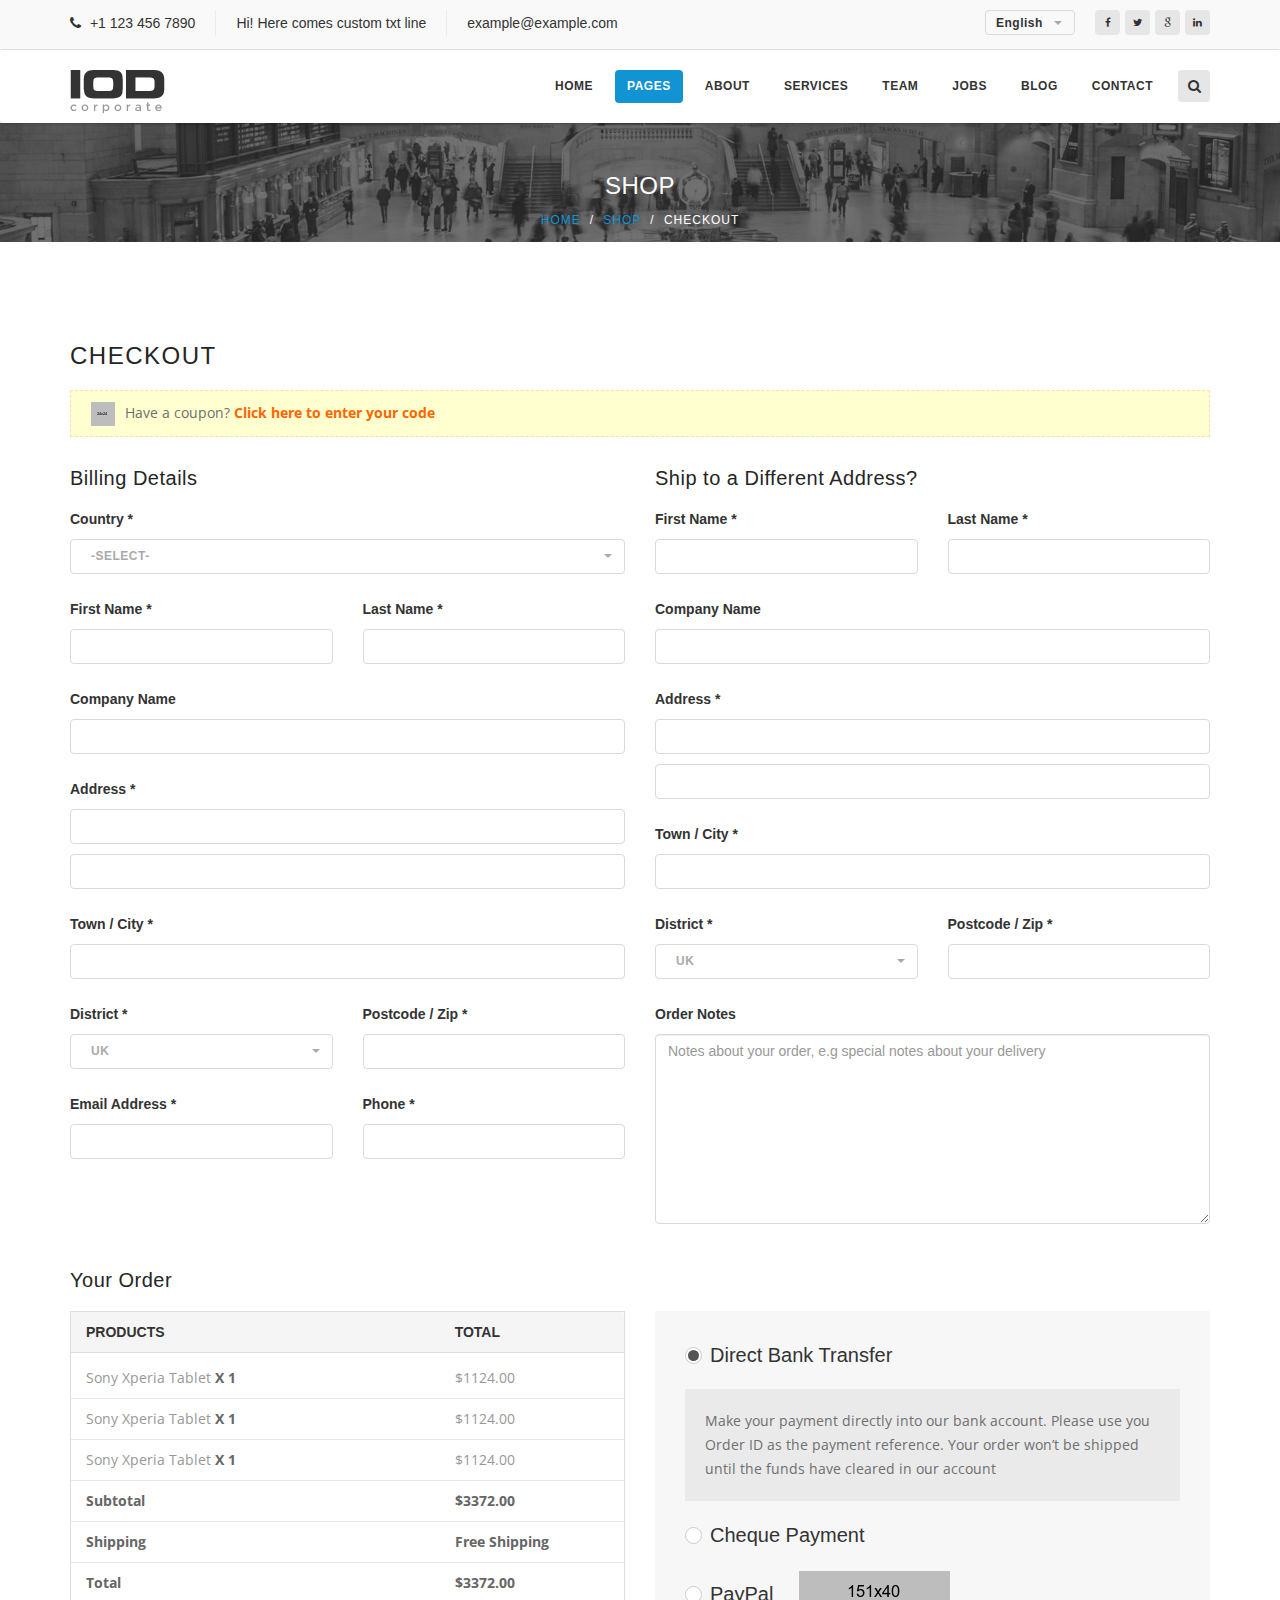
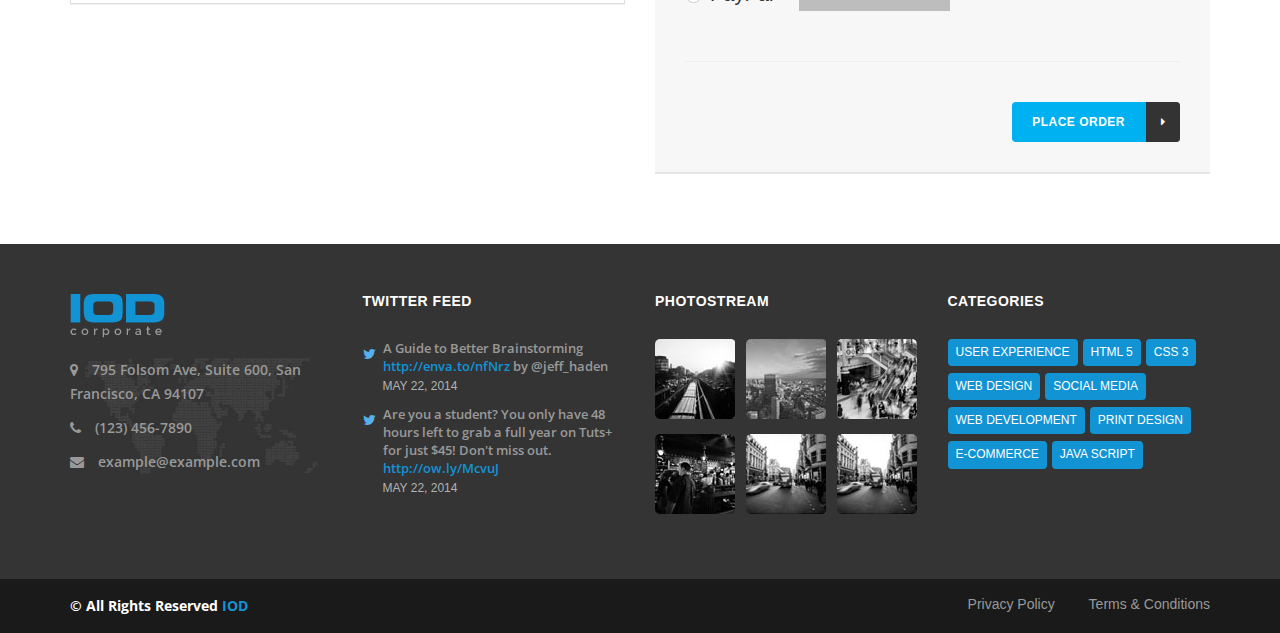
<file: t1/checkout-step2.html>
<!DOCTYPE html>
<html lang="en">
<head>
<meta charset="utf-8">
<meta http-equiv="X-UA-Compatible" content="IE=edge">
<meta name="viewport" content="width=device-width, initial-scale=1">
<meta name="description" content="">
<meta name="author" content="M_Adnan">
<title>IOD - Corporate HTML5 Template</title>

<!-- Favicon -->
<link rel="icon" type="image/png" sizes="16x16" href="images/favicon.ico">

<!-- Bootstrap Core CSS -->
<link href="css/bootstrap.min.css" rel="stylesheet">

<!-- Custom CSS -->
<link href="css/font-awesome.min.css" rel="stylesheet" type="text/css">
<link href="css/ionicons.min.css" rel="stylesheet">
<link href="css/main.css" rel="stylesheet">
<link href="css/style.css" rel="stylesheet">
<link href="css/responsive.css" rel="stylesheet">

<!-- Online Fonts -->
<link href='https://fonts.googleapis.com/css?family=Raleway:400,600,800,200,500' rel='stylesheet' type='text/css'>
<link href='https://fonts.googleapis.com/css?family=Open+Sans:400,600italic,400italic,300,300italic,600,700,700italic,800,800italic' rel='stylesheet' type='text/css'>
<link href='https://fonts.googleapis.com/css?family=Libre+Baskerville:400italic,400,700' rel='stylesheet' type='text/css'>

<!-- COLORS -->
<link rel="stylesheet" id="color" href="css/colors/default.css">

<!-- JavaScripts -->
<script src="js/modernizr.js"></script>
<!-- HTML5 Shim and Respond.js IE8 support of HTML5 elements and media queries -->
<!-- WARNING: Respond.js doesn't work if you view the page via file:// -->
<!--[if lt IE 9]>
    <script src="https://oss.maxcdn.com/html5shiv/3.7.2/html5shiv.min.js"></script>
    <script src="https://oss.maxcdn.com/respond/1.4.2/respond.min.js"></script>
<![endif]-->
</head>
<body>

<!-- Wrap -->
<div id="wrap"> 
  
  <!-- header -->
  <header> 
    <!-- Top bar -->
    <div class="top-bar">
      <div class="top-info">
        <div class="container">
          <ul class="personal-info">
            <li>
              <p><i class="fa fa-phone"></i> +1 123 456 7890 </p>
            </li>
            <li>
              <p>Hi! Here comes custom txt line </p>
            </li>
            <li>
              <p>example@example.com </p>
            </li>
          </ul>
          
          <!-- Right Sec -->
          <div class="right-sec"> 
            
            <!-- Language -->
            <select class="selectpicker">
              <option>English</option>
              <option>French</option>
              <option>Relish</option>
            </select>
            
            <!-- social -->
            <ul class="social">
              <li><a href="#."><i class="fa fa-facebook"></i></a></li>
              <li><a href="#."><i class="fa fa-twitter"></i></a></li>
              <li><a href="#."><i class="fa fa-google"></i></a></li>
              <li><a href="#."><i class="fa fa-linkedin"></i></a></li>
            </ul>
          </div>
        </div>
      </div>
    </div>
    
    <!-- Navigation -->
    <nav class="navbar">
      <div class="sticky">
        <div class="container"> 
          
          <!-- LOGO -->
          <div class="logo"> <a href="index.html"><img  class="img-responsive" src="images/logo.png" alt="" ></a> </div>
          
          <!-- Nav -->
          <ul class="nav ownmenu">
            <li> <a href="index.html">Home </a> </li>
            <li class="active"> <a href="index.html">Pages </a>
              <ul class="dropdown">
                <li> <a href="about.html">About</a> </li>
                <li> <a href="shop.html">Shop</a>
                  <ul class="dropdown">
                    <li> <a href="shop.html">Shop</a> </li>
                    <li> <a href="shop-single.html">Shop Single</a> </li>
                    <li> <a href="checkout-step1.html">Checkout Step1</a> </li>
                    <li> <a href="checkout-step2.html">Checkout Step2</a> </li>
                    <li> <a href="checkout-step3.html">Checkout Step3</a> </li>
                    <li> <a href="checkout-address(step2).html">Checkout Address(step2)</a> </li>
                  </ul>
                </li>
                <li> <a href="services(ver1).html">Services </a>
                  <ul class="dropdown">
                    <li> <a href="services(ver1).html">Services Version 1</a> </li>
                    <li> <a href="services(ver2).html">Services Version 2</a> </li>
                    <li> <a href="services(ver3).html">Services Version 3</a> </li>
                    <li> <a href="services(ver4).html">Services Version 4</a> </li>
                    <li> <a href="services(ver5).html">Services Version 5</a> </li>
                    <li> <a href="services(stories).html">Services Stories</a> </li>
                    <li> <a href="services(annual-reports)_draft02.html">Services Annual Reports</a> </li>
                    <li> <a href="services(media-relations)_draft02.html">Services Media Relations</a> </li>
                    <li> <a href="services-left-sidebar(annual-report-single)_draft02.html">Annual Left Report Single</a> </li>
                    <li> <a href="services-right-sidebar(annual-report-single)_draft02.html">Annual Right Report Single</a> </li>
                  </ul>
                </li>
                <li> <a href="team-2-columns.html">Team </a>
                  <ul class="dropdown">
                    <li> <a href="team-2-columns.html">Team 2 Columns</a> </li>
                    <li> <a href="team-3-columns.html">Team 3 Columns</a> </li>
                    <li> <a href="team-4-columns.html">Team 4 Columns</a> </li>
                  </ul>
                </li>
                <li> <a href="jobs-left-sidebar.html">Jobs </a>
                  <ul class="dropdown">
                    <li> <a href="jobs-right-sidebar.html">Jobs Right Sidebar </a></li>
                    <li> <a href="jobs-left-sidebar.html">Jobs Left Sidebar </a></li>
                    <li> <a href="jobs(single)-left-sidebar.html">Jobs (single) Left Sidebar </a></li>
                    <li> <a href="jobs(single)-right-sidebar.html">Jobs (single) Right Sidebar </a></li>
                  </ul>
                </li>
                <li> <a href="revenues.html">Revenues </a></li>
                <li> <a href="company-presentation.html">Company Presentation</a></li>
                <li> <a href="blog.html">Blog </a></li>
                <li> <a href="blog-single.html">Blog Single </a></li>
                <li> <a href="contact.html">Contact</a></li>
              </ul>
            </li>
            <li> <a href="about.html">About </a> </li>
            <li> <a href="services(ver1).html">Services </a>
              <ul class="dropdown">
                <li> <a href="services(ver1).html">Services Version 1</a> </li>
                <li> <a href="services(ver2).html">Services Version 2</a> </li>
                <li> <a href="services(ver3).html">Services Version 3</a> </li>
                <li> <a href="services(ver4).html">Services Version 4</a> </li>
                <li> <a href="services(ver5).html">Services Version 5</a> </li>
                <li> <a href="services(stories).html">Services Stories</a> </li>
                <li> <a href="services(stories).html">Services Stories</a> </li>
                <li> <a href="services(annual-reports)_draft02.html">Services Annual Reports</a> </li>
                <li> <a href="services(media-relations)_draft02.html">Services Media Relations</a> </li>
                <li> <a href="services-left-sidebar(annual-report-single)_draft02.html">Annual Left Report Single</a> </li>
                <li> <a href="services-right-sidebar(annual-report-single)_draft02.html">Annual Right Report Single</a> </li>
              </ul>
            </li>
            <li> <a href="team-2-columns.html">Team </a>
              <ul class="dropdown">
                <li> <a href="team-2-columns.html">Team 2 Columns</a> </li>
                <li> <a href="team-3-columns.html">Team 3 Columns</a> </li>
                <li> <a href="team-4-columns.html">Team 4 Columns</a> </li>
              </ul>
            </li>
            <li> <a href="jobs-left-sidebar.html">Jobs </a>
              <ul class="dropdown">
                <li> <a href="jobs-right-sidebar.html">Jobs Right Sidebar </a></li>
                <li> <a href="jobs-left-sidebar.html">Jobs Left Sidebar </a></li>
                <li> <a href="jobs(single)-left-sidebar.html">Jobs (single) Left Sidebar </a></li>
                <li> <a href="jobs(single)-right-sidebar.html">Jobs (single) Right Sidebar </a></li>
              </ul>
            </li>
            <li> <a href="blog.html">Blog </a></li>
            <li> <a href="contact.html">Contact</a> </li>
          </ul>
          <!-- Search -->
          <div class="search-icon"> <a href="#."><i class="fa fa-search"></i></a>
            <form>
              <input class="form-control" type="search" placeholder="Type Here">
              <button type="submit"><i class="fa fa-search"></i></button>
            </form>
          </div>
        </div>
      </div>
    </nav>
  </header>
  
  <!-- SUB BANNER -->
  <section class="sub-bnr bnr-2" data-stellar-background-ratio="0.5">
    <div class="position-center-center">
      <div class="container">
        <h4>shop</h4>
        <!-- Breadcrumbs -->
        <ol class="breadcrumb">
          <li><a href="#">Home</a></li>
          <li><a href="#">Shop</a></li>
          <li class="active">checkout</li>
        </ol>
      </div>
    </div>
  </section>
  
  <!-- Content -->
  <div id="content"> 
    
    <!-- Check out -->
    <section class="check-out padding-top-70 padding-bottom-70">
      <div class="container"> 
        <!-- Heading -->
        <div class="heading text-left margin-bottom-20">
          <h4>checkout</h4>
        </div>
        
        <!-- coupen -->
        <div class="coupen">
          <p> <img src="images/coupen-icon.png" alt="" >Have a coupon? <a href="#.">Click here to enter your code</a></p>
        </div>
        
        <!-- form -->
        <form>
          <div class="row"> 
            
            <!-- Billing Details -->
            <div class="col-md-6">
              <h5>Billing Details</h5>
              <ul class="row">
                <li class="col-md-12">
                  <label>Country *
                    <select class="selectpicker">
                      <option>-Select-</option>
                      <option>-Select-</option>
                      <option>-Select-</option>
                    </select>
                  </label>
                </li>
                <li class="col-md-6">
                  <label>First Name *
                    <input class="form-control" type="text" name="" placeholder="">
                  </label>
                </li>
                <li class="col-md-6">
                  <label>Last Name *
                    <input class="form-control" type="text" name="" placeholder="">
                  </label>
                </li>
                <li class="col-md-12">
                  <label>Company Name
                    <input class="form-control" type="text" name="" placeholder="">
                  </label>
                </li>
                <li class="col-md-12">
                  <label>Address *
                    <input class="form-control" type="text" name="" placeholder="">
                    <input class="form-control" type="text" name="" placeholder="">
                  </label>
                </li>
                <li class="col-md-12">
                  <label>Town / City *
                    <input class="form-control" type="text" name="" placeholder="">
                  </label>
                </li>
                <li class="col-md-6">
                  <label>District *
                    <select class="selectpicker">
                      <option>UK</option>
                      <option>USA</option>
                      <option>UAE</option>
                    </select>
                  </label>
                </li>
                <li class="col-md-6">
                  <label>Postcode / Zip *
                    <input class="form-control" type="text" name="" placeholder="">
                  </label>
                </li>
                <li class="col-md-6">
                  <label>Email Address *
                    <input class="form-control" type="text" name="" placeholder="">
                  </label>
                </li>
                <li class="col-md-6">
                  <label>Phone *
                    <input class="form-control" type="text" name="" placeholder="">
                  </label>
                </li>
              </ul>
            </div>
            
            <!-- Ship to a Different Address? -->
            <div class="col-md-6">
              <h5>Ship to a Different Address?</h5>
              <ul class="row">
                <li class="col-md-6">
                  <label>First Name *
                    <input class="form-control" type="text" name="" placeholder="">
                  </label>
                </li>
                <li class="col-md-6">
                  <label>Last Name *
                    <input class="form-control" type="text" name="" placeholder="">
                  </label>
                </li>
                <li class="col-md-12">
                  <label>Company Name
                    <input class="form-control" type="text" name="" placeholder="">
                  </label>
                </li>
                <li class="col-md-12">
                  <label>Address *
                    <input class="form-control" type="text" name="" placeholder="">
                    <input class="form-control" type="text" name="" placeholder="">
                  </label>
                </li>
                <li class="col-md-12">
                  <label>Town / City *
                    <input class="form-control" type="text" name="" placeholder="">
                  </label>
                </li>
                <li class="col-md-6">
                  <label>District *
                    <select class="selectpicker">
                      <option>UK</option>
                      <option>USA</option>
                      <option>UAE</option>
                    </select>
                  </label>
                </li>
                <li class="col-md-6">
                  <label>Postcode / Zip *
                    <input class="form-control" type="text" name="" placeholder="">
                  </label>
                </li>
                <li class="col-md-12">
                  <label>Order Notes
                    <textarea class="form-control" name="" placeholder="Notes about your order, e.g special notes about your delivery"></textarea>
                  </label>
                </li>
              </ul>
            </div>
            
            <!-- Your Order -->
            <div class="col-md-6">
              <h5>Your Order</h5>
              <div class="panel panel-default">
                <div class="panel-heading">
                  <div class="row"> <span class="col-xs-8"> <strong>PRODUCTS</strong></span> <span class="col-xs-4"><strong>TOTAL</strong></span> </div>
                </div>
                <div class="panel-body">
                  <ul >
                    <li class="row"> <span class="col-xs-8">Sony Xperia Tablet<strong> X 1</strong></span> <span class="col-xs-4">$1124.00</span> </li>
                    <li class="row"> <span class="col-xs-8">Sony Xperia Tablet<strong> X 1</strong></span> <span class="col-xs-4">$1124.00</span> </li>
                    <li class="row"> <span class="col-xs-8">Sony Xperia Tablet<strong> X 1</strong></span> <span class="col-xs-4">$1124.00</span> </li>
                    <li class="row"> <span class="col-xs-8"><strong> Subtotal </strong></span> <span class="col-xs-4"><strong>$3372.00</strong></span> </li>
                    <li class="row"> <span class="col-xs-8"><strong> Shipping </strong></span> <span class="col-xs-4"><strong>Free Shipping</strong></span> </li>
                    <li class="row"> <span class="col-xs-8"><strong> Total </strong></span> <span class="col-xs-4"><strong>$3372.00</strong></span> </li>
                  </ul>
                </div>
              </div>
            </div>
            
            <!-- place order -->
            <div class="col-md-6">
            	<div class="place-order">
                
                <div class="radio">
                      <input type="radio" name="radio1" id="radio1" value="option1" checked="">
                      <label for="radio1"> Direct Bank Transfer </label>
                    </div>
                    <div class="note-bank"><p>Make your payment directly into our bank account. Please use you Order ID as the payment reference. Your order won’t be shipped until the funds have cleared in our account</p></div>
                    
                    <div class="radio">
                      <input type="radio" name="radio1" id="radio2" value="option2">
                      <label for="radio2"> Cheque Payment </label>
                    </div>
                    
                    <div class="radio margin-top-30">
                      <input type="radio" name="radio1" id="radio3" value="option3">
                      <label for="radio3"> PayPal <img class="margin-left-20" src="images/paypal-img.png" alt="" ></label>
                    </div>
<hr>

<button type="submit" class="btn btn-1 margin-top-20 pull-right">place order <i class="fa fa-caret-right"></i></button>

                
                
                
                
                
                
                
                </div>
            </div>
          </div>
        </form>
      </div>
    </section>
  </div>
  
  <!-- FOOTER -->
  <footer>
    <div class="container">
      <div class="row"> 
        
        <!-- ABOUT -->
        <div class="col-md-3"> <img src="images/logo-footer.png" alt="" >
          <div class="about-foot">
            <ul>
              <li>
                <p><i class="fa fa-map-marker"></i> 795 Folsom Ave, Suite 600, San Francisco, CA 94107</p>
              </li>
              <li>
                <p><i class="fa fa-phone"></i> (123) 456-7890</p>
              </li>
              <li>
                <p><i class="fa fa-envelope"></i> example@example.com</p>
              </li>
            </ul>
          </div>
        </div>
        
        <!-- Twitter Feed -->
        <div class="col-md-3">
          <h6>Twitter Feed</h6>
          <ul class="tweet">
            <li>
              <p>A Guide to Better Brainstorming <a href="#." class="primary-color">http://enva.to/nfNrz</a> by @jeff_haden </p>
              <span>May 22, 2014</span> </li>
            <li>
              <p>Are you a student? You only have 48 hours left to grab a full year on Tuts+ for just $45! Don't miss out. <a href="#." class="primary-color">http://ow.ly/McvuJ</a> </p>
              <span>May 22, 2014</span> </li>
          </ul>
        </div>
        
        <!-- Photostream -->
        <div class="col-md-3">
          <h6>Photostream</h6>
          <ul class="photo-steam">
            <li><a href="#."><img src="images/photo-img-1.jpg" alt="" ></a></li>
            <li><a href="#."><img src="images/photo-img-2.jpg" alt="" ></a></li>
            <li><a href="#."><img src="images/photo-img-3.jpg" alt="" ></a></li>
            <li><a href="#."><img src="images/photo-img-4.jpg" alt="" ></a></li>
            <li><a href="#."><img src="images/photo-img-5.jpg" alt="" ></a></li>
            <li><a href="#."><img src="images/photo-img-6.jpg" alt="" ></a></li>
          </ul>
        </div>
        
        <!-- Categories -->
        <div class="col-md-3">
          <h6>Categories</h6>
          <ul class="tags">
            <li><a href="#.">User Experience</a></li>
            <li><a href="#.">html 5</a></li>
            <li><a href="#.">Css 3</a></li>
            <li><a href="#.">Web Design</a></li>
            <li><a href="#.">Social Media</a></li>
            <li><a href="#.">Web Development</a></li>
            <li><a href="#.">Print Design</a></li>
            <li><a href="#.">e-commerce</a></li>
            <li><a href="#.">Java script</a></li>
          </ul>
        </div>
      </div>
    </div>
  </footer>
  
<!-- RIGHTS -->
  <div class="rights">
    <div class="container">
      <div class="row">
        <div class="col-md-6">
          <p> © All Rights Reserved <span class="primary-color">IOD </span></p>
        </div>
        <div class="col-md-6 text-right"> <a href="#.">Privacy Policy</a> <a href="#.">Terms & Conditions</a> </div>
      </div>
    </div>
  </div>
</div>
<script src="js/jquery-1.11.0.min.js"></script> 
<script src="js/bootstrap.min.js"></script> 
<script src="js/own-menu.js"></script> 
<script src="js/jquery.isotope.min.js"></script> 
<script src="js/jquery.flexslider-min.js"></script> 
<script src="js/jquery.countTo.js"></script> 
<script src="js/owl.carousel.min.js"></script> 
<script src="js/jquery.cubeportfolio.min.js"></script> 
<script src="js/jquery.colio.min.js"></script> 
<script src="js/main.js"></script>
</body>
</html>
</file>
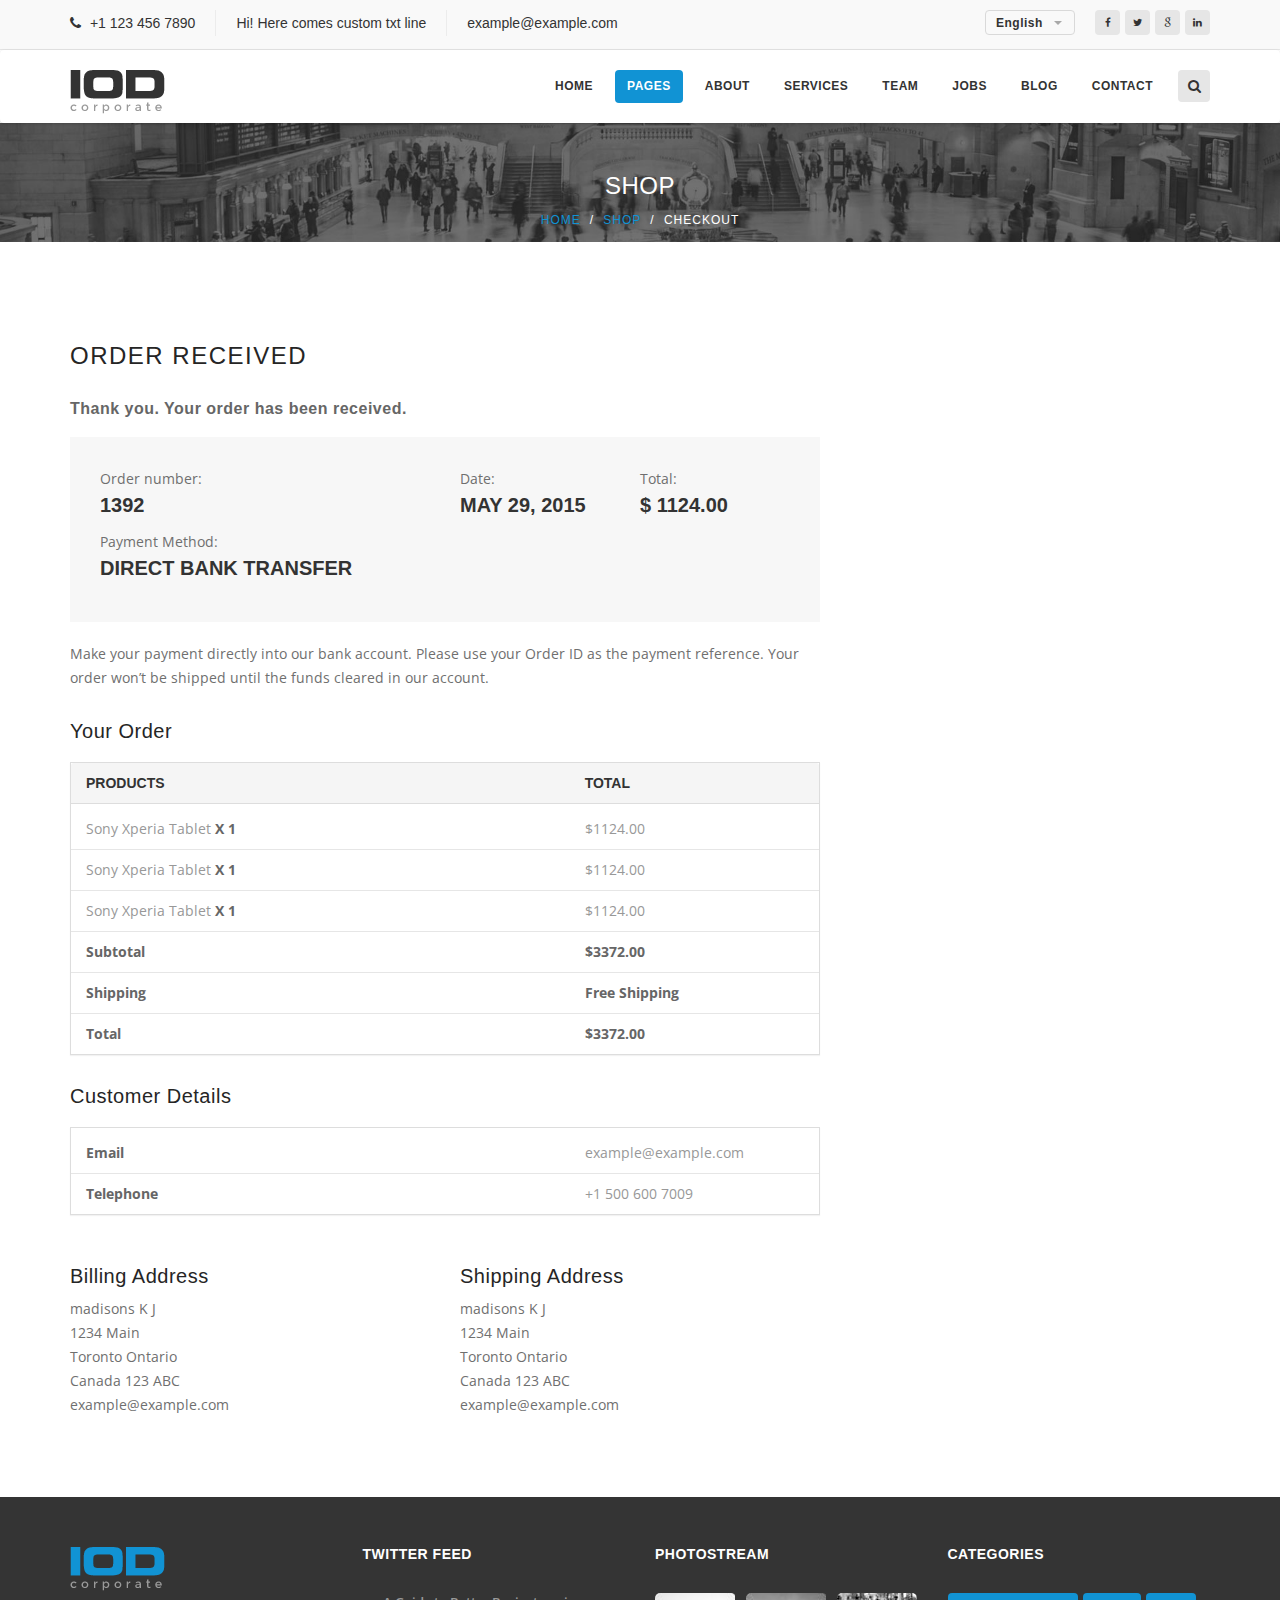
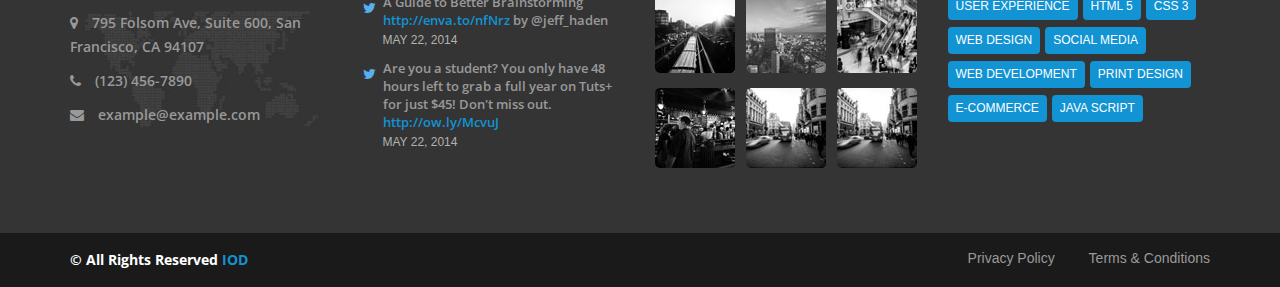
<file: t1/checkout-step3.html>
<!DOCTYPE html>
<html lang="en">
<head>
<meta charset="utf-8">
<meta http-equiv="X-UA-Compatible" content="IE=edge">
<meta name="viewport" content="width=device-width, initial-scale=1">
<meta name="description" content="">
<meta name="author" content="M_Adnan">
<title>IOD - Corporate HTML5 Template</title>

<!-- Favicon -->
<link rel="icon" type="image/png" sizes="16x16" href="images/favicon.ico">

<!-- Bootstrap Core CSS -->
<link href="css/bootstrap.min.css" rel="stylesheet">

<!-- Custom CSS -->
<link href="css/font-awesome.min.css" rel="stylesheet" type="text/css">
<link href="css/ionicons.min.css" rel="stylesheet">
<link href="css/main.css" rel="stylesheet">
<link href="css/style.css" rel="stylesheet">
<link href="css/responsive.css" rel="stylesheet">

<!-- Online Fonts -->
<link href='https://fonts.googleapis.com/css?family=Raleway:400,600,800,200,500' rel='stylesheet' type='text/css'>
<link href='https://fonts.googleapis.com/css?family=Open+Sans:400,600italic,400italic,300,300italic,600,700,700italic,800,800italic' rel='stylesheet' type='text/css'>
<link href='https://fonts.googleapis.com/css?family=Libre+Baskerville:400italic,400,700' rel='stylesheet' type='text/css'>

<!-- COLORS -->
<link rel="stylesheet" id="color" href="css/colors/default.css">

<!-- JavaScripts -->
<script src="js/modernizr.js"></script>
<!-- HTML5 Shim and Respond.js IE8 support of HTML5 elements and media queries -->
<!-- WARNING: Respond.js doesn't work if you view the page via file:// -->
<!--[if lt IE 9]>
    <script src="https://oss.maxcdn.com/html5shiv/3.7.2/html5shiv.min.js"></script>
    <script src="https://oss.maxcdn.com/respond/1.4.2/respond.min.js"></script>
<![endif]-->
</head>
<body>

<!-- Wrap -->
<div id="wrap"> 
  
  <!-- header -->
  <header> 
    <!-- Top bar -->
    <div class="top-bar">
      <div class="top-info">
        <div class="container">
          <ul class="personal-info">
            <li>
              <p><i class="fa fa-phone"></i> +1 123 456 7890 </p>
            </li>
            <li>
              <p>Hi! Here comes custom txt line </p>
            </li>
            <li>
              <p>example@example.com </p>
            </li>
          </ul>
          
          <!-- Right Sec -->
          <div class="right-sec"> 
            
            <!-- Language -->
            <select class="selectpicker">
              <option>English</option>
              <option>French</option>
              <option>Relish</option>
            </select>
            
            <!-- social -->
            <ul class="social">
              <li><a href="#."><i class="fa fa-facebook"></i></a></li>
              <li><a href="#."><i class="fa fa-twitter"></i></a></li>
              <li><a href="#."><i class="fa fa-google"></i></a></li>
              <li><a href="#."><i class="fa fa-linkedin"></i></a></li>
            </ul>
          </div>
        </div>
      </div>
    </div>
    
    <!-- Navigation -->
    <nav class="navbar">
      <div class="sticky">
        <div class="container"> 
          
          <!-- LOGO -->
          <div class="logo"> <a href="index.html"><img  class="img-responsive" src="images/logo.png" alt="" ></a> </div>
          
          <!-- Nav -->
          <ul class="nav ownmenu">
            <li> <a href="index.html">Home </a> </li>
            <li class="active"> <a href="index.html">Pages </a>
              <ul class="dropdown">
                <li> <a href="about.html">About</a> </li>
                <li> <a href="shop.html">Shop</a>
                  <ul class="dropdown">
                    <li> <a href="shop.html">Shop</a> </li>
                    <li> <a href="shop-single.html">Shop Single</a> </li>
                    <li> <a href="checkout-step1.html">Checkout Step1</a> </li>
                    <li> <a href="checkout-step2.html">Checkout Step2</a> </li>
                    <li> <a href="checkout-step3.html">Checkout Step3</a> </li>
                    <li> <a href="checkout-address(step2).html">Checkout Address(step2)</a> </li>
                  </ul>
                </li>
                <li> <a href="services(ver1).html">Services </a>
                  <ul class="dropdown">
                    <li> <a href="services(ver1).html">Services Version 1</a> </li>
                    <li> <a href="services(ver2).html">Services Version 2</a> </li>
                    <li> <a href="services(ver3).html">Services Version 3</a> </li>
                    <li> <a href="services(ver4).html">Services Version 4</a> </li>
                    <li> <a href="services(ver5).html">Services Version 5</a> </li>
                    <li> <a href="services(stories).html">Services Stories</a> </li>
                    <li> <a href="services(annual-reports)_draft02.html">Services Annual Reports</a> </li>
                    <li> <a href="services(media-relations)_draft02.html">Services Media Relations</a> </li>
                    <li> <a href="services-left-sidebar(annual-report-single)_draft02.html">Annual Left Report Single</a> </li>
                    <li> <a href="services-right-sidebar(annual-report-single)_draft02.html">Annual Right Report Single</a> </li>
                  </ul>
                </li>
                <li> <a href="team-2-columns.html">Team </a>
                  <ul class="dropdown">
                    <li> <a href="team-2-columns.html">Team 2 Columns</a> </li>
                    <li> <a href="team-3-columns.html">Team 3 Columns</a> </li>
                    <li> <a href="team-4-columns.html">Team 4 Columns</a> </li>
                  </ul>
                </li>
                <li> <a href="jobs-left-sidebar.html">Jobs </a>
                  <ul class="dropdown">
                    <li> <a href="jobs-right-sidebar.html">Jobs Right Sidebar </a></li>
                    <li> <a href="jobs-left-sidebar.html">Jobs Left Sidebar </a></li>
                    <li> <a href="jobs(single)-left-sidebar.html">Jobs (single) Left Sidebar </a></li>
                    <li> <a href="jobs(single)-right-sidebar.html">Jobs (single) Right Sidebar </a></li>
                  </ul>
                </li>
                <li> <a href="revenues.html">Revenues </a></li>
                <li> <a href="company-presentation.html">Company Presentation</a></li>
                <li> <a href="blog.html">Blog </a></li>
                <li> <a href="blog-single.html">Blog Single </a></li>
                <li> <a href="contact.html">Contact</a></li>
              </ul>
            </li>
            <li> <a href="about.html">About </a> </li>
            <li> <a href="services(ver1).html">Services </a>
              <ul class="dropdown">
                <li> <a href="services(ver1).html">Services Version 1</a> </li>
                <li> <a href="services(ver2).html">Services Version 2</a> </li>
                <li> <a href="services(ver3).html">Services Version 3</a> </li>
                <li> <a href="services(ver4).html">Services Version 4</a> </li>
                <li> <a href="services(ver5).html">Services Version 5</a> </li>
                <li> <a href="services(stories).html">Services Stories</a> </li>
                <li> <a href="services(stories).html">Services Stories</a> </li>
                <li> <a href="services(annual-reports)_draft02.html">Services Annual Reports</a> </li>
                <li> <a href="services(media-relations)_draft02.html">Services Media Relations</a> </li>
                <li> <a href="services-left-sidebar(annual-report-single)_draft02.html">Annual Left Report Single</a> </li>
                <li> <a href="services-right-sidebar(annual-report-single)_draft02.html">Annual Right Report Single</a> </li>
              </ul>
            </li>
            <li> <a href="team-2-columns.html">Team </a>
              <ul class="dropdown">
                <li> <a href="team-2-columns.html">Team 2 Columns</a> </li>
                <li> <a href="team-3-columns.html">Team 3 Columns</a> </li>
                <li> <a href="team-4-columns.html">Team 4 Columns</a> </li>
              </ul>
            </li>
            <li> <a href="jobs-left-sidebar.html">Jobs </a>
              <ul class="dropdown">
                <li> <a href="jobs-right-sidebar.html">Jobs Right Sidebar </a></li>
                <li> <a href="jobs-left-sidebar.html">Jobs Left Sidebar </a></li>
                <li> <a href="jobs(single)-left-sidebar.html">Jobs (single) Left Sidebar </a></li>
                <li> <a href="jobs(single)-right-sidebar.html">Jobs (single) Right Sidebar </a></li>
              </ul>
            </li>
            <li> <a href="blog.html">Blog </a></li>
            <li> <a href="contact.html">Contact</a> </li>
          </ul>
          <!-- Search -->
          <div class="search-icon"> <a href="#."><i class="fa fa-search"></i></a>
            <form>
              <input class="form-control" type="search" placeholder="Type Here">
              <button type="submit"><i class="fa fa-search"></i></button>
            </form>
          </div>
        </div>
      </div>
    </nav>
  </header>
  
  <!-- SUB BANNER -->
  <section class="sub-bnr bnr-2" data-stellar-background-ratio="0.5">
    <div class="position-center-center">
      <div class="container">
        <h4>shop</h4>
        <!-- Breadcrumbs -->
        <ol class="breadcrumb">
          <li><a href="#">Home</a></li>
          <li><a href="#">Shop</a></li>
          <li class="active">checkout</li>
        </ol>
      </div>
    </div>
  </section>
  
  <!-- Content -->
  <div id="content"> 
    
    <!-- Check out -->
    <section class="check-out oder-received padding-top-70 padding-bottom-70">
      <div class="container"> 
        <!-- Heading -->
        <div class="heading text-left margin-bottom-20">
          <h4>order received</h4>
        </div>
        <div class="row"> 
          <!-- Your Order -->
          <div class="col-md-8">
            <h6>Thank you. Your order has been received.</h6>
            <div class="order-date">
              <ul class="row">
                <li class="col-sm-6">
                  <p>Order number:</p>
                  <span>1392</span> </li>
                <li class="col-sm-3">
                  <p>Date:</p>
                  <span>may 29, 2015</span> </li>
                <li class="col-sm-3">
                  <p>Total:</p>
                  <span>$ 1124.00</span> </li>
                <li class="col-sm-12">
                  <p>Payment Method:</p>
                  <span>Direct bank transfer</span> </li>
              </ul>
            </div>
            <p>Make your payment directly into our bank account. Please use your Order ID as the payment reference.
              Your order won’t be shipped until the funds cleared in our account.</p>
            
            <!-- Your Order -->
            <h5>Your Order</h5>
            <div class="panel panel-default">
              <div class="panel-heading">
                <div class="row"> <span class="col-xs-8"> <strong>PRODUCTS</strong></span> <span class="col-xs-4"><strong>TOTAL</strong></span> </div>
              </div>
              <div class="panel-body">
                <ul>
                  <li class="row"> <span class="col-xs-8">Sony Xperia Tablet<strong> X 1</strong></span> <span class="col-xs-4">$1124.00</span> </li>
                  <li class="row"> <span class="col-xs-8">Sony Xperia Tablet<strong> X 1</strong></span> <span class="col-xs-4">$1124.00</span> </li>
                  <li class="row"> <span class="col-xs-8">Sony Xperia Tablet<strong> X 1</strong></span> <span class="col-xs-4">$1124.00</span> </li>
                  <li class="row"> <span class="col-xs-8"><strong> Subtotal </strong></span> <span class="col-xs-4"><strong>$3372.00</strong></span> </li>
                  <li class="row"> <span class="col-xs-8"><strong> Shipping </strong></span> <span class="col-xs-4"><strong>Free Shipping</strong></span> </li>
                  <li class="row"> <span class="col-xs-8"><strong> Total </strong></span> <span class="col-xs-4"><strong>$3372.00</strong></span> </li>
                </ul>
              </div>
            </div>
            
            <!-- Customer Details -->
            <h5>Customer Details</h5>
            <div class="panel panel-default">
              <div class="panel-body">
                <ul>
                  <li class="row"> <span class="col-xs-8"><strong> Email </strong></span> <span class="col-xs-4">example@example.com</span> </li>
                  <li class="row"> <span class="col-xs-8"><strong> Telephone </strong></span> <span class="col-xs-4">+1 500 600 7009</span> </li>
                </ul>
              </div>
            </div>
            
            <!-- Billing Address -->
            <div class="row">
              <div class="col-sm-6">
                <h5>Billing Address</h5>
                <p>madisons K J<br>
                  1234 Main <br>
                  Toronto Ontario <br>
                  Canada 123 ABC <br>
                  example@example.com</p>
              </div>
              
              <!-- Shipping Address -->
              <div class="col-sm-6">
                <h5>Shipping Address</h5>
                <p>madisons K J<br>
                  1234 Main <br>
                  Toronto Ontario <br>
                  Canada 123 ABC <br>
                  example@example.com</p>
              </div>
            </div>
          </div>
        </div>
      </div>
    </section>
  </div>
  
  <!-- FOOTER -->
  <footer>
    <div class="container">
      <div class="row"> 
        
        <!-- ABOUT -->
        <div class="col-md-3"> <img src="images/logo-footer.png" alt="" >
          <div class="about-foot">
            <ul>
              <li>
                <p><i class="fa fa-map-marker"></i> 795 Folsom Ave, Suite 600, San Francisco, CA 94107</p>
              </li>
              <li>
                <p><i class="fa fa-phone"></i> (123) 456-7890</p>
              </li>
              <li>
                <p><i class="fa fa-envelope"></i> example@example.com</p>
              </li>
            </ul>
          </div>
        </div>
        
        <!-- Twitter Feed -->
        <div class="col-md-3">
          <h6>Twitter Feed</h6>
          <ul class="tweet">
            <li>
              <p>A Guide to Better Brainstorming <a href="#." class="primary-color">http://enva.to/nfNrz</a> by @jeff_haden </p>
              <span>May 22, 2014</span> </li>
            <li>
              <p>Are you a student? You only have 48 hours left to grab a full year on Tuts+ for just $45! Don't miss out. <a href="#." class="primary-color">http://ow.ly/McvuJ</a> </p>
              <span>May 22, 2014</span> </li>
          </ul>
        </div>
        
        <!-- Photostream -->
        <div class="col-md-3">
          <h6>Photostream</h6>
          <ul class="photo-steam">
            <li><a href="#."><img src="images/photo-img-1.jpg" alt="" ></a></li>
            <li><a href="#."><img src="images/photo-img-2.jpg" alt="" ></a></li>
            <li><a href="#."><img src="images/photo-img-3.jpg" alt="" ></a></li>
            <li><a href="#."><img src="images/photo-img-4.jpg" alt="" ></a></li>
            <li><a href="#."><img src="images/photo-img-5.jpg" alt="" ></a></li>
            <li><a href="#."><img src="images/photo-img-6.jpg" alt="" ></a></li>
          </ul>
        </div>
        
        <!-- Categories -->
        <div class="col-md-3">
          <h6>Categories</h6>
          <ul class="tags">
            <li><a href="#.">User Experience</a></li>
            <li><a href="#.">html 5</a></li>
            <li><a href="#.">Css 3</a></li>
            <li><a href="#.">Web Design</a></li>
            <li><a href="#.">Social Media</a></li>
            <li><a href="#.">Web Development</a></li>
            <li><a href="#.">Print Design</a></li>
            <li><a href="#.">e-commerce</a></li>
            <li><a href="#.">Java script</a></li>
          </ul>
        </div>
      </div>
    </div>
  </footer>
  
<!-- RIGHTS -->
  <div class="rights">
    <div class="container">
      <div class="row">
        <div class="col-md-6">
          <p> © All Rights Reserved <span class="primary-color">IOD </span></p>
        </div>
        <div class="col-md-6 text-right"> <a href="#.">Privacy Policy</a> <a href="#.">Terms & Conditions</a> </div>
      </div>
    </div>
  </div>
</div>
<script src="js/jquery-1.11.0.min.js"></script> 
<script src="js/bootstrap.min.js"></script> 
<script src="js/own-menu.js"></script> 
<script src="js/jquery.isotope.min.js"></script> 
<script src="js/jquery.flexslider-min.js"></script> 
<script src="js/jquery.countTo.js"></script> 
<script src="js/owl.carousel.min.js"></script> 
<script src="js/jquery.cubeportfolio.min.js"></script> 
<script src="js/jquery.colio.min.js"></script> 
<script src="js/main.js"></script>
</body>
</html>
</file>
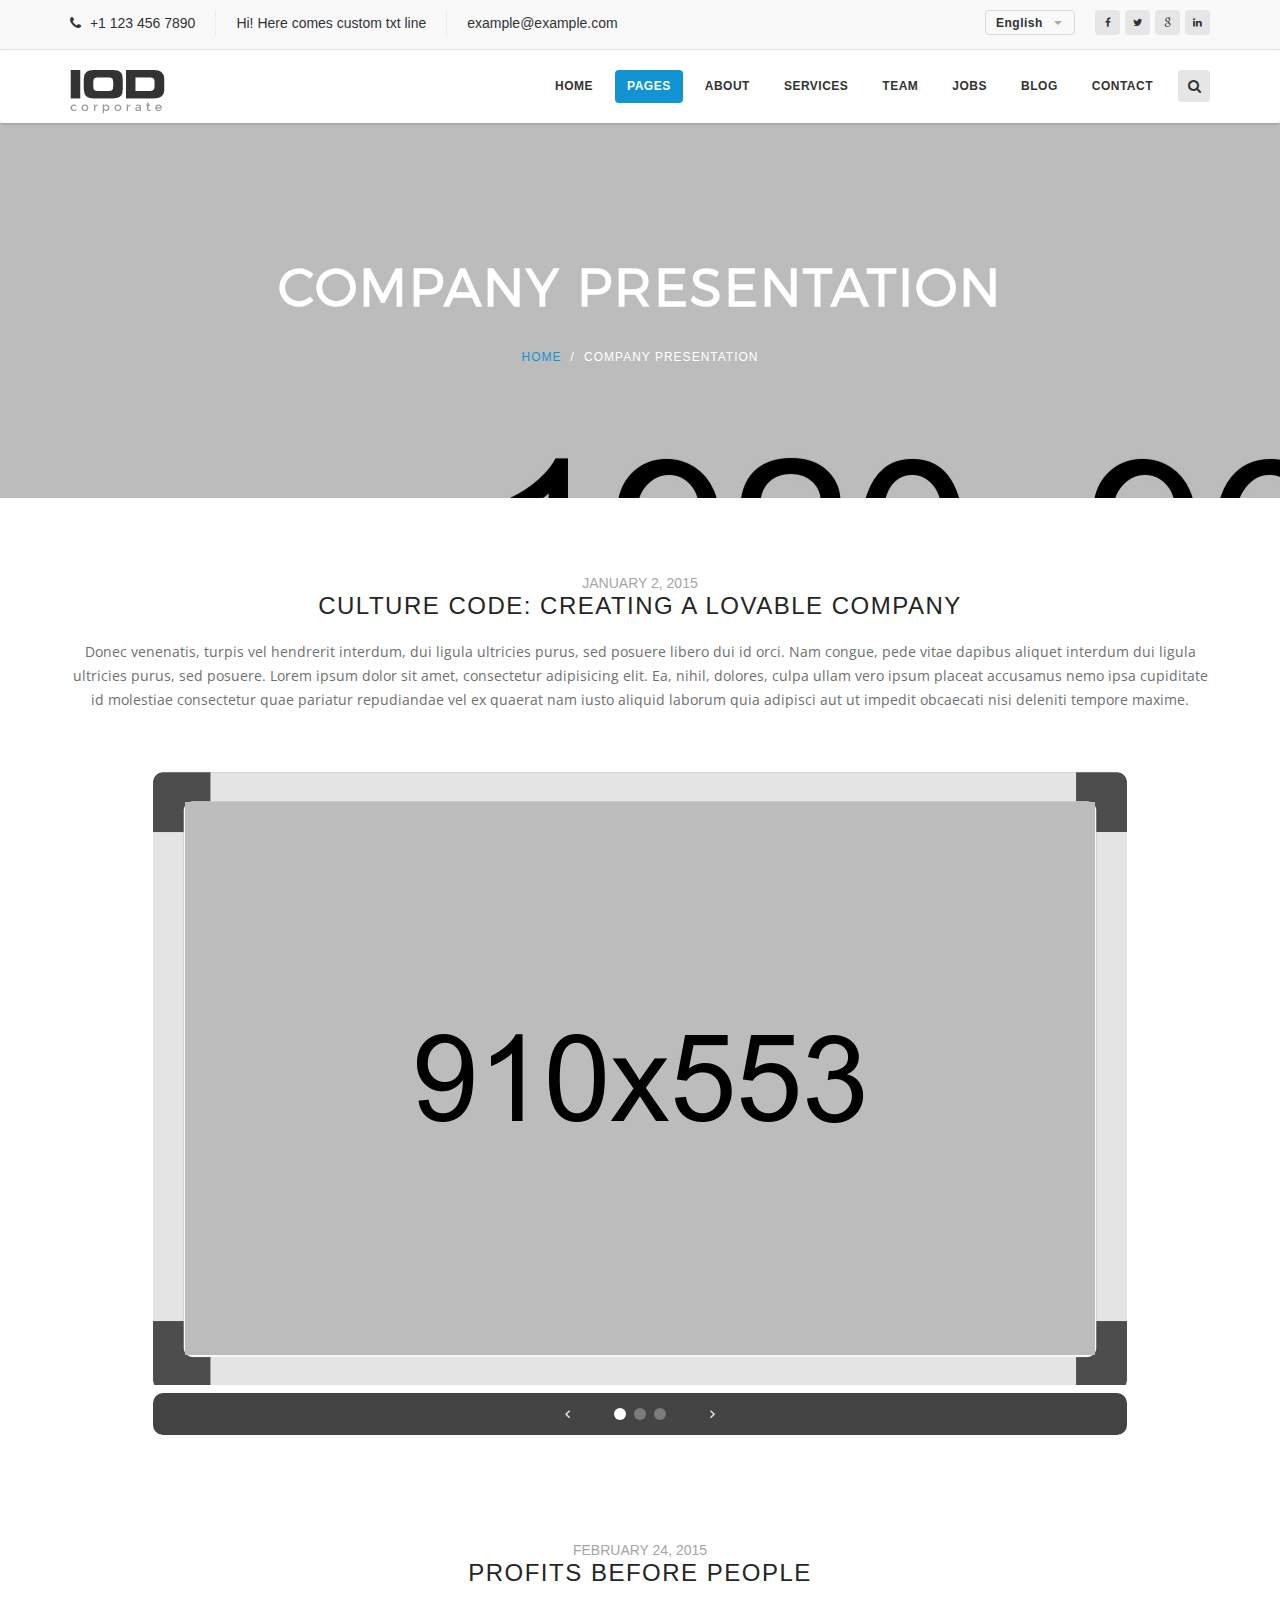
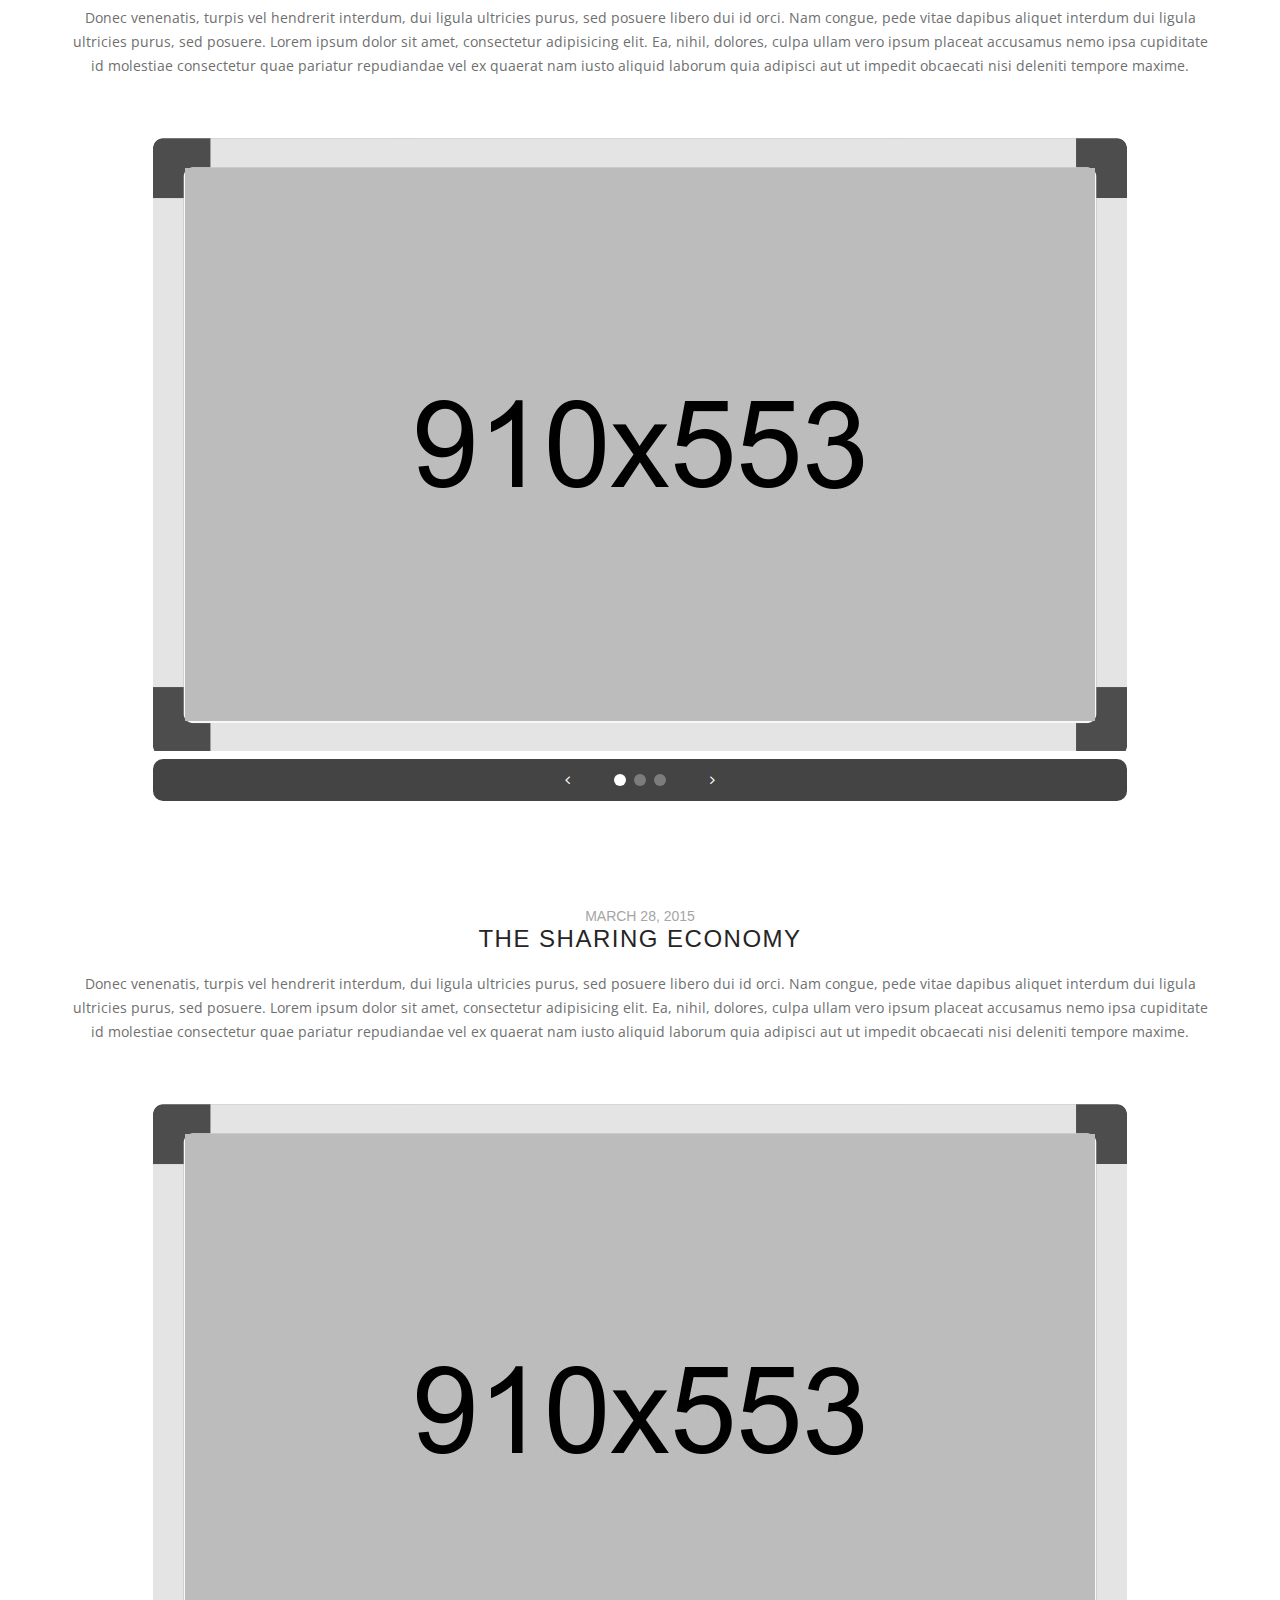
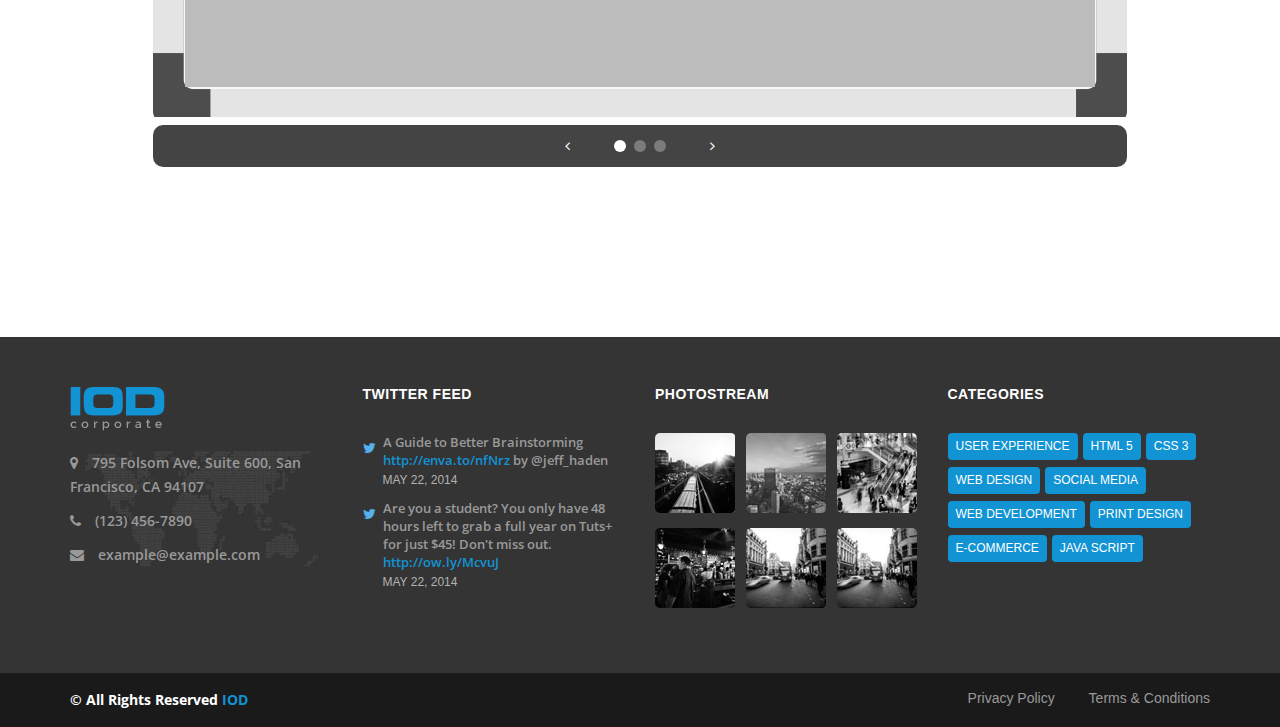
<file: t1/company-presentation.html>
<!DOCTYPE html>
<html lang="en">
<head>
<meta charset="utf-8">
<meta http-equiv="X-UA-Compatible" content="IE=edge">
<meta name="viewport" content="width=device-width, initial-scale=1">
<meta name="description" content="">
<meta name="author" content="M_Adnan">
<title>IOD - Corporate HTML5 Template</title>

<!-- Favicon -->
<link rel="icon" type="image/png" sizes="16x16" href="images/favicon.ico">

<!-- Bootstrap Core CSS -->
<link href="css/bootstrap.min.css" rel="stylesheet">

<!-- Custom CSS -->
<link href="css/font-awesome.min.css" rel="stylesheet" type="text/css">
<link href="css/ionicons.min.css" rel="stylesheet">
<link href="css/main.css" rel="stylesheet">
<link href="css/style.css" rel="stylesheet">
<link href="css/responsive.css" rel="stylesheet">

<!-- Online Fonts -->
<link href='https://fonts.googleapis.com/css?family=Raleway:400,600,800,200,500' rel='stylesheet' type='text/css'>
<link href='https://fonts.googleapis.com/css?family=Open+Sans:400,600italic,400italic,300,300italic,600,700,700italic,800,800italic' rel='stylesheet' type='text/css'>
<link href='https://fonts.googleapis.com/css?family=Libre+Baskerville:400italic,400,700' rel='stylesheet' type='text/css'>

<!-- COLORS -->
<link rel="stylesheet" id="color" href="css/colors/default.css">

<!-- JavaScripts -->
<script src="js/modernizr.js"></script>
<!-- HTML5 Shim and Respond.js IE8 support of HTML5 elements and media queries -->
<!-- WARNING: Respond.js doesn't work if you view the page via file:// -->
<!--[if lt IE 9]>
    <script src="https://oss.maxcdn.com/html5shiv/3.7.2/html5shiv.min.js"></script>
    <script src="https://oss.maxcdn.com/respond/1.4.2/respond.min.js"></script>
<![endif]-->
</head>
<body>

<!-- Wrap -->
<div id="wrap"> 
  
  <!-- header -->
  <header> 
    <!-- Top bar -->
    <div class="top-bar">
      <div class="top-info">
        <div class="container">
          <ul class="personal-info">
            <li>
              <p><i class="fa fa-phone"></i> +1 123 456 7890 </p>
            </li>
            <li>
              <p>Hi! Here comes custom txt line </p>
            </li>
            <li>
              <p>example@example.com </p>
            </li>
          </ul>
          
          <!-- Right Sec -->
          <div class="right-sec"> 
            
            <!-- Language -->
            <select class="selectpicker">
              <option>English</option>
              <option>French</option>
              <option>Relish</option>
            </select>
            
            <!-- social -->
            <ul class="social">
              <li><a href="#."><i class="fa fa-facebook"></i></a></li>
              <li><a href="#."><i class="fa fa-twitter"></i></a></li>
              <li><a href="#."><i class="fa fa-google"></i></a></li>
              <li><a href="#."><i class="fa fa-linkedin"></i></a></li>
            </ul>
          </div>
        </div>
      </div>
    </div>
    
    <!-- Navigation -->
    <nav class="navbar">
      <div class="sticky">
        <div class="container"> 
          
          <!-- LOGO -->
          <div class="logo"> <a href="index.html"><img  class="img-responsive" src="images/logo.png" alt="" ></a> </div>
          
          <!-- Nav -->
          <ul class="nav ownmenu">
            <li> <a href="index.html">Home </a> </li>
            <li class="active"> <a href="index.html">Pages </a>
              <ul class="dropdown">
                <li> <a href="about.html">About</a> </li>
                <li> <a href="shop.html">Shop</a>
                  <ul class="dropdown">
                    <li> <a href="shop.html">Shop</a> </li>
                    <li> <a href="shop-single.html">Shop Single</a> </li>
                    <li> <a href="checkout-step1.html">Checkout Step1</a> </li>
                    <li> <a href="checkout-step2.html">Checkout Step2</a> </li>
                    <li> <a href="checkout-step3.html">Checkout Step3</a> </li>
                    <li> <a href="checkout-address(step2).html">Checkout Address(step2)</a> </li>
                  </ul>
                </li>
                <li> <a href="services(ver1).html">Services </a>
                  <ul class="dropdown">
                    <li> <a href="services(ver1).html">Services Version 1</a> </li>
                    <li> <a href="services(ver2).html">Services Version 2</a> </li>
                    <li> <a href="services(ver3).html">Services Version 3</a> </li>
                    <li> <a href="services(ver4).html">Services Version 4</a> </li>
                    <li> <a href="services(ver5).html">Services Version 5</a> </li>
                    <li> <a href="services(stories).html">Services Stories</a> </li>
                    <li> <a href="services(annual-reports)_draft02.html">Services Annual Reports</a> </li>
                    <li> <a href="services(media-relations)_draft02.html">Services Media Relations</a> </li>
                    <li> <a href="services-left-sidebar(annual-report-single)_draft02.html">Annual Left Report Single</a> </li>
                    <li> <a href="services-right-sidebar(annual-report-single)_draft02.html">Annual Right Report Single</a> </li>
                  </ul>
                </li>
                <li> <a href="team-2-columns.html">Team </a>
                  <ul class="dropdown">
                    <li> <a href="team-2-columns.html">Team 2 Columns</a> </li>
                    <li> <a href="team-3-columns.html">Team 3 Columns</a> </li>
                    <li> <a href="team-4-columns.html">Team 4 Columns</a> </li>
                  </ul>
                </li>
                <li> <a href="jobs-left-sidebar.html">Jobs </a>
                  <ul class="dropdown">
                    <li> <a href="jobs-right-sidebar.html">Jobs Right Sidebar </a></li>
                    <li> <a href="jobs-left-sidebar.html">Jobs Left Sidebar </a></li>
                    <li> <a href="jobs(single)-left-sidebar.html">Jobs (single) Left Sidebar </a></li>
                    <li> <a href="jobs(single)-right-sidebar.html">Jobs (single) Right Sidebar </a></li>
                  </ul>
                </li>
                <li> <a href="revenues.html">Revenues </a></li>
                <li> <a href="company-presentation.html">Company Presentation</a></li>
                <li> <a href="blog.html">Blog </a></li>
                <li> <a href="blog-single.html">Blog Single </a></li>
                <li> <a href="contact.html">Contact</a></li>
              </ul>
            </li>
            <li> <a href="about.html">About </a> </li>
            <li> <a href="services(ver1).html">Services </a>
              <ul class="dropdown">
                <li> <a href="services(ver1).html">Services Version 1</a> </li>
                <li> <a href="services(ver2).html">Services Version 2</a> </li>
                <li> <a href="services(ver3).html">Services Version 3</a> </li>
                <li> <a href="services(ver4).html">Services Version 4</a> </li>
                <li> <a href="services(ver5).html">Services Version 5</a> </li>
                <li> <a href="services(stories).html">Services Stories</a> </li>
                <li> <a href="services(stories).html">Services Stories</a> </li>
                <li> <a href="services(annual-reports)_draft02.html">Services Annual Reports</a> </li>
                <li> <a href="services(media-relations)_draft02.html">Services Media Relations</a> </li>
                <li> <a href="services-left-sidebar(annual-report-single)_draft02.html">Annual Left Report Single</a> </li>
                <li> <a href="services-right-sidebar(annual-report-single)_draft02.html">Annual Right Report Single</a> </li>
              </ul>
            </li>
            <li> <a href="team-2-columns.html">Team </a>
              <ul class="dropdown">
                <li> <a href="team-2-columns.html">Team 2 Columns</a> </li>
                <li> <a href="team-3-columns.html">Team 3 Columns</a> </li>
                <li> <a href="team-4-columns.html">Team 4 Columns</a> </li>
              </ul>
            </li>
            <li> <a href="jobs-left-sidebar.html">Jobs </a>
              <ul class="dropdown">
                <li> <a href="jobs-right-sidebar.html">Jobs Right Sidebar </a></li>
                <li> <a href="jobs-left-sidebar.html">Jobs Left Sidebar </a></li>
                <li> <a href="jobs(single)-left-sidebar.html">Jobs (single) Left Sidebar </a></li>
                <li> <a href="jobs(single)-right-sidebar.html">Jobs (single) Right Sidebar </a></li>
              </ul>
            </li>
            <li> <a href="blog.html">Blog </a></li>
            <li> <a href="contact.html">Contact</a> </li>
          </ul>
          <!-- Search -->
          <div class="search-icon"> <a href="#."><i class="fa fa-search"></i></a>
            <form>
              <input class="form-control" type="search" placeholder="Type Here">
              <button type="submit"><i class="fa fa-search"></i></button>
            </form>
          </div>
        </div>
      </div>
    </nav>
  </header>
  
  <!-- SUB BANNER -->
  <section class="sub-bnr" style="background:url(images/bg/sub-bnr-bg-3.jpg) no-repeat;" data-stellar-background-ratio="0.5">
    <div class="position-center-center">
      <div class="container">
        <h1>company presentation</h1>
        <!-- Breadcrumbs -->
        <ol class="breadcrumb">
          <li><a href="#">Home</a></li>
          <li class="active">company presentation</li>
        </ol>
      </div>
    </div>
  </section>
  
  <!-- Content -->
  <div id="content"> 
    
    <!-- Company Presentation -->
    <section class="presentation padding-top-70 padding-bottom-70">
      <div class="container"> 
        
        <!-- Heading -->
        <div class="heading text-center"> <span>january 2, 2015</span>
          <h4>Culture Code: Creating A Lovable Company</h4>
          <p>Donec venenatis, turpis vel hendrerit interdum, dui ligula ultricies purus, sed posuere libero dui id orci. Nam congue, pede vitae dapibus aliquet interdum dui ligula ultricies purus, sed posuere. Lorem ipsum dolor sit amet, consectetur adipisicing elit. Ea, nihil, dolores, culpa ullam vero ipsum placeat accusamus nemo ipsa cupiditate id molestiae consectetur quae pariatur repudiandae vel ex quaerat nam iusto aliquid laborum quia adipisci aut ut impedit obcaecati nisi deleniti tempore maxime. </p>
        </div>
        <div class="single-slide">
          <div class="item"> <img class="img-responsive" src="images/pre-img-1.jpg" alt="" > </div>
          <div class="item"> <img class="img-responsive" src="images/pre-img-4.jpg" alt="" > </div>
          <div class="item"> <img class="img-responsive" src="images/pre-img-3.jpg" alt="" > </div>
        </div>
        
        <!-- Heading -->
        <div class="heading text-center"> <span>February 24, 2015</span>
          <h4>Profits before People</h4>
          <p>Donec venenatis, turpis vel hendrerit interdum, dui ligula ultricies purus, sed posuere libero dui id orci. Nam congue, pede vitae dapibus aliquet interdum dui ligula ultricies purus, sed posuere. Lorem ipsum dolor sit amet, consectetur adipisicing elit. Ea, nihil, dolores, culpa ullam vero ipsum placeat accusamus nemo ipsa cupiditate id molestiae consectetur quae pariatur repudiandae vel ex quaerat nam iusto aliquid laborum quia adipisci aut ut impedit obcaecati nisi deleniti tempore maxime. </p>
        </div>
        <div class="single-slide">
          <div class="item"> <img class="img-responsive" src="images/pre-img-4.jpg" alt="" > </div>
          <div class="item"> <img class="img-responsive" src="images/pre-img-1.jpg" alt="" > </div>
          <div class="item"> <img class="img-responsive" src="images/pre-img-3.jpg" alt="" > </div>
        </div>
        
        <!-- Heading -->
        <div class="heading text-center"> <span>March 28, 2015</span>
          <h4>The Sharing Economy</h4>
          <p>Donec venenatis, turpis vel hendrerit interdum, dui ligula ultricies purus, sed posuere libero dui id orci. Nam congue, pede vitae dapibus aliquet interdum dui ligula ultricies purus, sed posuere. Lorem ipsum dolor sit amet, consectetur adipisicing elit. Ea, nihil, dolores, culpa ullam vero ipsum placeat accusamus nemo ipsa cupiditate id molestiae consectetur quae pariatur repudiandae vel ex quaerat nam iusto aliquid laborum quia adipisci aut ut impedit obcaecati nisi deleniti tempore maxime. </p>
        </div>
        <div class="single-slide">
          <div class="item"> <img class="img-responsive" src="images/pre-img-4.jpg" alt="" > </div>
          <div class="item"> <img class="img-responsive" src="images/pre-img-1.jpg" alt="" > </div>
          <div class="item"> <img class="img-responsive" src="images/pre-img-3.jpg" alt="" > </div>
        </div>
      </div>
    </section>
  </div>
  
  <!-- FOOTER -->
  <footer>
    <div class="container">
      <div class="row"> 
        
        <!-- ABOUT -->
        <div class="col-md-3"> <img src="images/logo-footer.png" alt="" >
          <div class="about-foot">
            <ul>
              <li>
                <p><i class="fa fa-map-marker"></i> 795 Folsom Ave, Suite 600, San Francisco, CA 94107</p>
              </li>
              <li>
                <p><i class="fa fa-phone"></i> (123) 456-7890</p>
              </li>
              <li>
                <p><i class="fa fa-envelope"></i> example@example.com</p>
              </li>
            </ul>
          </div>
        </div>
        
        <!-- Twitter Feed -->
        <div class="col-md-3">
          <h6>Twitter Feed</h6>
          <ul class="tweet">
            <li>
              <p>A Guide to Better Brainstorming <a href="#." class="primary-color">http://enva.to/nfNrz</a> by @jeff_haden </p>
              <span>May 22, 2014</span> </li>
            <li>
              <p>Are you a student? You only have 48 hours left to grab a full year on Tuts+ for just $45! Don't miss out. <a href="#." class="primary-color">http://ow.ly/McvuJ</a> </p>
              <span>May 22, 2014</span> </li>
          </ul>
        </div>
        
        <!-- Photostream -->
        <div class="col-md-3">
          <h6>Photostream</h6>
          <ul class="photo-steam">
            <li><a href="#."><img src="images/photo-img-1.jpg" alt="" ></a></li>
            <li><a href="#."><img src="images/photo-img-2.jpg" alt="" ></a></li>
            <li><a href="#."><img src="images/photo-img-3.jpg" alt="" ></a></li>
            <li><a href="#."><img src="images/photo-img-4.jpg" alt="" ></a></li>
            <li><a href="#."><img src="images/photo-img-5.jpg" alt="" ></a></li>
            <li><a href="#."><img src="images/photo-img-6.jpg" alt="" ></a></li>
          </ul>
        </div>
        
        <!-- Categories -->
        <div class="col-md-3">
          <h6>Categories</h6>
          <ul class="tags">
            <li><a href="#.">User Experience</a></li>
            <li><a href="#.">html 5</a></li>
            <li><a href="#.">Css 3</a></li>
            <li><a href="#.">Web Design</a></li>
            <li><a href="#.">Social Media</a></li>
            <li><a href="#.">Web Development</a></li>
            <li><a href="#.">Print Design</a></li>
            <li><a href="#.">e-commerce</a></li>
            <li><a href="#.">Java script</a></li>
          </ul>
        </div>
      </div>
    </div>
  </footer>
  
<!-- RIGHTS -->
  <div class="rights">
    <div class="container">
      <div class="row">
        <div class="col-md-6">
          <p> © All Rights Reserved <span class="primary-color">IOD </span></p>
        </div>
        <div class="col-md-6 text-right"> <a href="#.">Privacy Policy</a> <a href="#.">Terms & Conditions</a> </div>
      </div>
    </div>
  </div>
</div>
<script src="js/jquery-1.11.0.min.js"></script> 
<script src="js/bootstrap.min.js"></script> 
<script src="js/own-menu.js"></script> 
<script src="js/jquery.isotope.min.js"></script> 
<script src="js/jquery.flexslider-min.js"></script> 
<script src="js/jquery.countTo.js"></script> 
<script src="js/owl.carousel.min.js"></script> 
<script src="js/jquery.cubeportfolio.min.js"></script> 
<script src="js/jquery.colio.min.js"></script> 
<script src="js/jquery.timelinr-0.9.54.js"></script> 
<script src="js/main.js"></script>
</body>
</html>
</file>
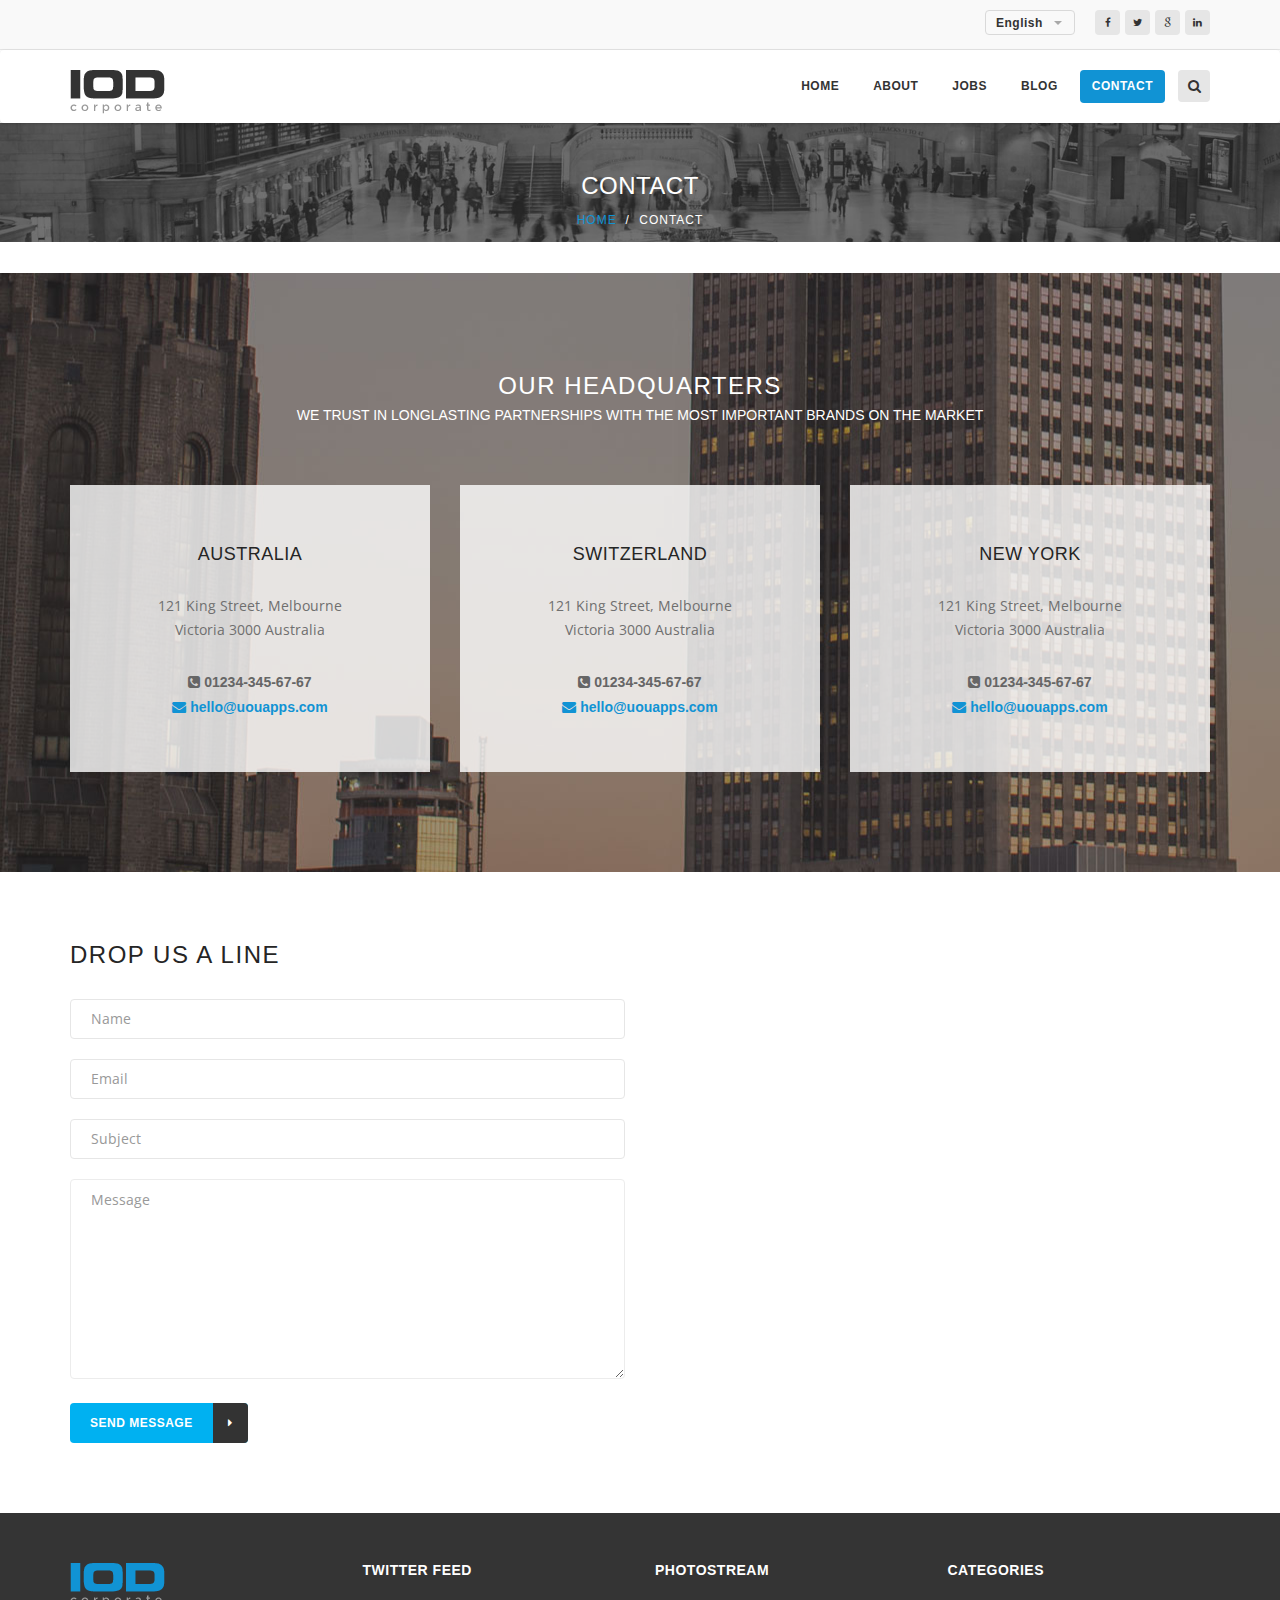
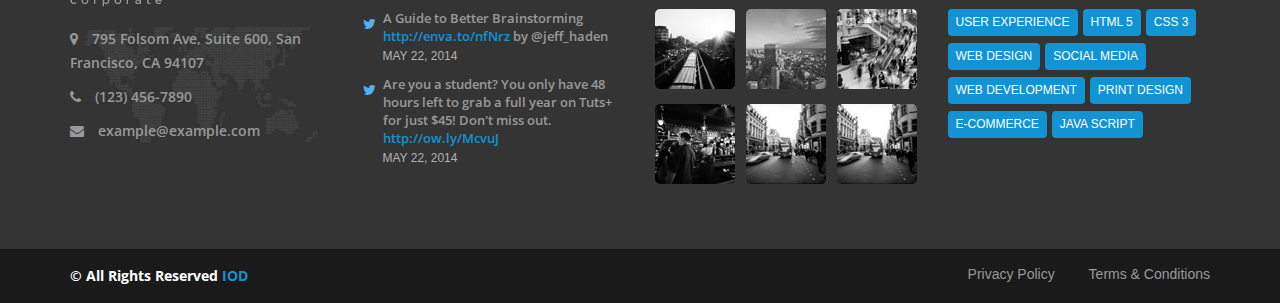
<file: t1/contact.html>
<!DOCTYPE html>
<html lang="en">
<head>
<meta charset="utf-8">
<meta http-equiv="X-UA-Compatible" content="IE=edge">
<meta name="viewport" content="width=device-width, initial-scale=1">
<meta name="description" content="">
<meta name="author" content="M_Adnan">
<title>IOD - Corporate HTML5 Template</title>

<!-- Favicon -->
<link rel="icon" type="image/png" sizes="16x16" href="images/favicon.ico">

<!-- Bootstrap Core CSS -->
<link href="css/bootstrap.min.css" rel="stylesheet">

<!-- Custom CSS -->
<link href="css/font-awesome.min.css" rel="stylesheet" type="text/css">
<link href="css/ionicons.min.css" rel="stylesheet">
<link href="css/main.css" rel="stylesheet">
<link href="css/style.css" rel="stylesheet">
<link href="css/responsive.css" rel="stylesheet">

<!-- Online Fonts -->
<link href='https://fonts.googleapis.com/css?family=Raleway:400,600,800,200,500' rel='stylesheet' type='text/css'>
<link href='https://fonts.googleapis.com/css?family=Open+Sans:400,600italic,400italic,300,300italic,600,700,700italic,800,800italic' rel='stylesheet' type='text/css'>
<link href='https://fonts.googleapis.com/css?family=Libre+Baskerville:400italic,400,700' rel='stylesheet' type='text/css'>

<!-- COLORS -->
<link rel="stylesheet" id="color" href="css/colors/default.css">

<!-- JavaScripts -->
<script src="js/modernizr.js"></script>
<!-- HTML5 Shim and Respond.js IE8 support of HTML5 elements and media queries -->
<!-- WARNING: Respond.js doesn't work if you view the page via file:// -->
<!--[if lt IE 9]>
    <script src="https://oss.maxcdn.com/html5shiv/3.7.2/html5shiv.min.js"></script>
    <script src="https://oss.maxcdn.com/respond/1.4.2/respond.min.js"></script>
<![endif]-->
</head>
<body>

<!-- Wrap -->
<div id="wrap"> 
  
  <!-- header -->
  <header> 
    <!-- Top bar -->
    <div class="top-bar">
      <div class="top-info">
        <div class="container">
          <ul class="personal-info">
           
          </ul>
          
          <!-- Right Sec -->
          <div class="right-sec"> 
            
            <!-- Language -->
            <select class="selectpicker">
              <option>English</option>
              <option>French</option>
              <option>Relish</option>
            </select>
            
            <!-- social -->
            <ul class="social">
              <li><a href="#."><i class="fa fa-facebook"></i></a></li>
              <li><a href="#."><i class="fa fa-twitter"></i></a></li>
              <li><a href="#."><i class="fa fa-google"></i></a></li>
              <li><a href="#."><i class="fa fa-linkedin"></i></a></li>
            </ul>
          </div>
        </div>
      </div>
    </div>
    
    <!-- Navigation -->
    <nav class="navbar">
      <div class="sticky">
        <div class="container"> 
          
          <!-- LOGO -->
          <div class="logo"> <a href="index.html"><img  class="img-responsive" src="images/logo.png" alt="" ></a> </div>
          
          <!-- Nav -->
          <ul class="nav ownmenu">
            <li> <a href="index.html">Home </a> </li>
              <ul class="dropdown">
                <li> <a href="about.html">About</a> </li>
                <li> <a href="shop.html">Shop</a>
                  <ul class="dropdown">
                    <li> <a href="shop.html">Shop</a> </li>
                    <li> <a href="shop-single.html">Shop Single</a> </li>
                    <li> <a href="checkout-step1.html">Checkout Step1</a> </li>
                    <li> <a href="checkout-step2.html">Checkout Step2</a> </li>
                    <li> <a href="checkout-step3.html">Checkout Step3</a> </li>
                    <li> <a href="checkout-address(step2).html">Checkout Address(step2)</a> </li>
                  </ul>
                </li>
                
                
                <li> <a href="jobs-left-sidebar.html">Jobs </a>
                  <ul class="dropdown">
                    <li> <a href="jobs-right-sidebar.html">Jobs Right Sidebar </a></li>
                    <li> <a href="jobs-left-sidebar.html">Jobs Left Sidebar </a></li>
                    <li> <a href="jobs(single)-left-sidebar.html">Jobs (single) Left Sidebar </a></li>
                    <li> <a href="jobs(single)-right-sidebar.html">Jobs (single) Right Sidebar </a></li>
                  </ul>
                </li>
                <li> <a href="revenues.html">Revenues </a></li>
                <li> <a href="company-presentation.html">Company Presentation</a></li>
                <li> <a href="blog.html">Blog </a></li>
                <li> <a href="blog-single.html">Blog Single </a></li>
                <li> <a href="contact.html">Contact</a></li>
              </ul>
            </li>
            <li> <a href="about.html">About </a> </li>
            
            
            <li> <a href="jobs-left-sidebar.html">Jobs </a>
              <ul class="dropdown">
                <li> <a href="jobs-right-sidebar.html">Jobs Right Sidebar </a></li>
                <li> <a href="jobs-left-sidebar.html">Jobs Left Sidebar </a></li>
                <li> <a href="jobs(single)-left-sidebar.html">Jobs (single) Left Sidebar </a></li>
                <li> <a href="jobs(single)-right-sidebar.html">Jobs (single) Right Sidebar </a></li>
              </ul>
            </li>
            <li> <a href="blog.html">Blog </a></li>
            <li class="active"> <a href="contact.html">Contact</a> </li>
          </ul>
          <!-- Search -->
          <div class="search-icon"> <a href="#."><i class="fa fa-search"></i></a>
            <form>
              <input class="form-control" type="search" placeholder="Type Here">
              <button type="submit"><i class="fa fa-search"></i></button>
            </form>
          </div>
        </div>
      </div>
    </nav>
  </header>
  
  <!-- SUB BANNER -->
  <section class="sub-bnr bnr-2" data-stellar-background-ratio="0.5">
    <div class="position-center-center">
      <div class="container">
        <h4>contact</h4>
        <!-- Breadcrumbs -->
        <ol class="breadcrumb">
          <li><a href="">Home</a></li>
          <li class="active">contact</li>
        </ol>
      </div>
    </div>
  </section>
  
  <!-- Content -->
  <div id="content">
    <section class="padding-bottom-70">
      <div class="contact-info padding-top-100 padding-bottom-100" data-stellar-background-ratio="0.5">
        <div class="container"> 
          
          <!-- Heading -->
          <div class="heading white text-center">
            <h4>our headquarters</h4>
            <span>We trust in longlasting partnerships with the most important brands on the market</span> </div>
          <ul class="row">
            
            <!-- australia -->
            <li class="col-sm-4">
              <article>
                <h5>australia</h5>
                <p>121 King Street, Melbourne
                <p>
                <p>Victoria 3000 Australia </p>
                <span class="margin-top-30"><i class="fa fa-phone-square"></i> 01234-345-67-67</span> <span class="primary-color"><i class="fa fa-envelope"></i> hello@uouapps.com</span> </article>
            </li>
            
            <!-- australia -->
            <li class="col-sm-4">
              <article>
                <h5>switzerland</h5>
                <p>121 King Street, Melbourne
                <p>
                <p>Victoria 3000 Australia </p>
                <span class="margin-top-30"><i class="fa fa-phone-square"></i> 01234-345-67-67</span> <span class="primary-color"><i class="fa fa-envelope"></i> hello@uouapps.com</span> </article>
            </li>
            <!-- australia -->
            <li class="col-sm-4">
              <article>
                <h5>new york</h5>
                <p>121 King Street, Melbourne
                <p>
                <p>Victoria 3000 Australia </p>
                <span class="margin-top-30"><i class="fa fa-phone-square"></i> 01234-345-67-67</span> <span class="primary-color"><i class="fa fa-envelope"></i> hello@uouapps.com</span> </article>
            </li>
          </ul>
        </div>
      </div>
      <div class="container"> 
        
        <!-- Heading -->
        <div class="heading text-left margin-top-70 margin-bottom-30">
          <h4>drop us a line</h4>
        </div>
        <div class="row">
          <div class="col-md-6"> 
            <!-- CONTACT FORM -->
            <div class="contact-form"> 
              <!-- Success Msg -->
              <div id="contact_message" class="success-msg"> <i class="fa fa-paper-plane-o"></i>Thank You. Your Message has been Submitted</div>
              
              <!-- FORM -->
              <form role="form" id="contact_form" class="contact-form" method="post" onSubmit="return false">
                <ul class="row">
                  <li class="col-sm-12">
                    <label>
                      <input type="text" class="form-control" name="name" id="name" placeholder="Name">
                    </label>
                  </li>
                  <li class="col-sm-12">
                    <label>
                      <input type="text" class="form-control" name="email" id="email" placeholder="Email">
                    </label>
                  </li>
                  <li class="col-sm-12">
                    <label>
                      <input type="text" class="form-control" name="company" id="company" placeholder="Subject">
                    </label>
                  </li>
                  <li class="col-sm-12">
                    <label>
                      <textarea class="form-control" name="message" id="message" rows="5" placeholder="Message"></textarea>
                    </label>
                  </li>
                  <li class="col-sm-12">
                    <button type="submit" value="submit" class="btn btn-1" id="btn_submit" onClick="proceed();">Send Message <i class="fa fa-caret-right"></i></button>
                  </li>
                </ul>
              </form>
            </div>
          </div>
          
          <!-- MAP -->
          <div class="col-md-6">
            <div id="map"></div>
          </div>
        </div>
      </div>
    </section>
  </div>
  
  <!-- FOOTER -->
  <footer>
    <div class="container">
      <div class="row"> 
        
        <!-- ABOUT -->
        <div class="col-md-3"> <img src="images/logo-footer.png" alt="" >
          <div class="about-foot">
            <ul>
              <li>
                <p><i class="fa fa-map-marker"></i> 795 Folsom Ave, Suite 600, San Francisco, CA 94107</p>
              </li>
              <li>
                <p><i class="fa fa-phone"></i> (123) 456-7890</p>
              </li>
              <li>
                <p><i class="fa fa-envelope"></i> example@example.com</p>
              </li>
            </ul>
          </div>
        </div>
        
        <!-- Twitter Feed -->
        <div class="col-md-3">
          <h6>Twitter Feed</h6>
          <ul class="tweet">
            <li>
              <p>A Guide to Better Brainstorming <a href="#." class="primary-color">http://enva.to/nfNrz</a> by @jeff_haden </p>
              <span>May 22, 2014</span> </li>
            <li>
              <p>Are you a student? You only have 48 hours left to grab a full year on Tuts+ for just $45! Don't miss out. <a href="#." class="primary-color">http://ow.ly/McvuJ</a> </p>
              <span>May 22, 2014</span> </li>
          </ul>
        </div>
        
        <!-- Photostream -->
        <div class="col-md-3">
          <h6>Photostream</h6>
          <ul class="photo-steam">
            <li><a href="#."><img src="images/photo-img-1.jpg" alt="" ></a></li>
            <li><a href="#."><img src="images/photo-img-2.jpg" alt="" ></a></li>
            <li><a href="#."><img src="images/photo-img-3.jpg" alt="" ></a></li>
            <li><a href="#."><img src="images/photo-img-4.jpg" alt="" ></a></li>
            <li><a href="#."><img src="images/photo-img-5.jpg" alt="" ></a></li>
            <li><a href="#."><img src="images/photo-img-6.jpg" alt="" ></a></li>
          </ul>
        </div>
        
        <!-- Categories -->
        <div class="col-md-3">
          <h6>Categories</h6>
          <ul class="tags">
            <li><a href="#.">User Experience</a></li>
            <li><a href="#.">html 5</a></li>
            <li><a href="#.">Css 3</a></li>
            <li><a href="#.">Web Design</a></li>
            <li><a href="#.">Social Media</a></li>
            <li><a href="#.">Web Development</a></li>
            <li><a href="#.">Print Design</a></li>
            <li><a href="#.">e-commerce</a></li>
            <li><a href="#.">Java script</a></li>
          </ul>
        </div>
      </div>
    </div>
  </footer>
  
<!-- RIGHTS -->
  <div class="rights">
    <div class="container">
      <div class="row">
        <div class="col-md-6">
          <p> © All Rights Reserved <span class="primary-color">IOD </span></p>
        </div>
        <div class="col-md-6 text-right"> <a href="#.">Privacy Policy</a> <a href="#.">Terms & Conditions</a> </div>
      </div>
    </div>
  </div>
</div>
<script src="js/jquery-1.11.0.min.js"></script> 
<script src="js/bootstrap.min.js"></script> 
<script src="js/own-menu.js"></script> 
<script src="js/jquery.isotope.min.js"></script> 
<script src="js/jquery.flexslider-min.js"></script> 
<script src="js/jquery.countTo.js"></script> 
<script src="js/owl.carousel.min.js"></script> 
<script src="js/jquery.cubeportfolio.min.js"></script> 
<script src="js/jquery.colio.min.js"></script> 
<script src="js/main.js"></script> 

<!-- Begin Map Script--> 
<script type='text/javascript' src='http://maps.google.com/maps/api/js?sensor=false'></script> 
<script type="text/javascript">
/*==========  Map  ==========*/
var map;
function initialize_map() {
if ($('#map').length) {
	var myLatLng = new google.maps.LatLng(-37.814199, 144.961560);
	var mapOptions = {
		zoom: 17,
		center: myLatLng,
		scrollwheel: false,
		panControl: false,
		zoomControl: true,
		scaleControl: false,
		mapTypeControl: false,
		streetViewControl: false
	};
	map = new google.maps.Map(document.getElementById('map'), mapOptions);
	var marker = new google.maps.Marker({
		position: myLatLng,
		map: map,
		tittle: 'Envato',
		icon: './images/map-locator.png'
	});
} else {
	return false;
}
}
google.maps.event.addDomListener(window, 'load', initialize_map);
</script>
</body>
</html>
</file>
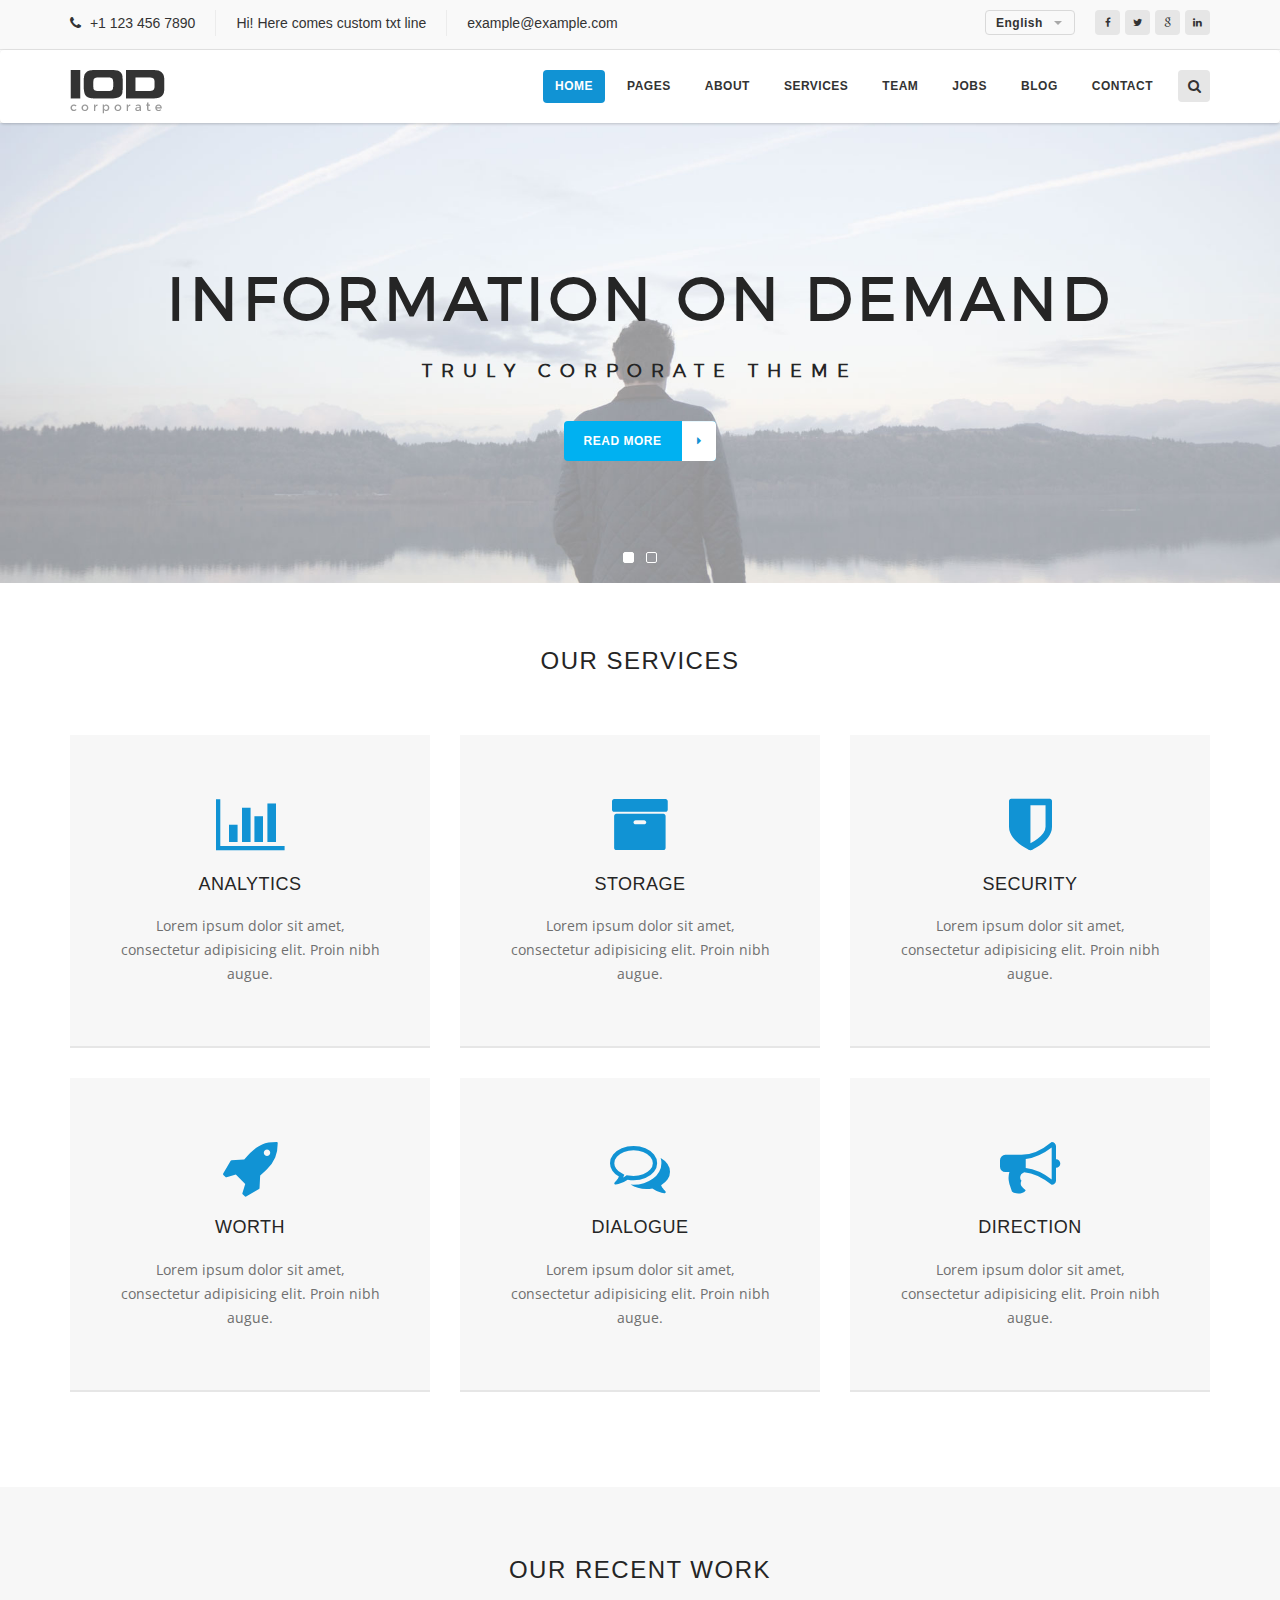
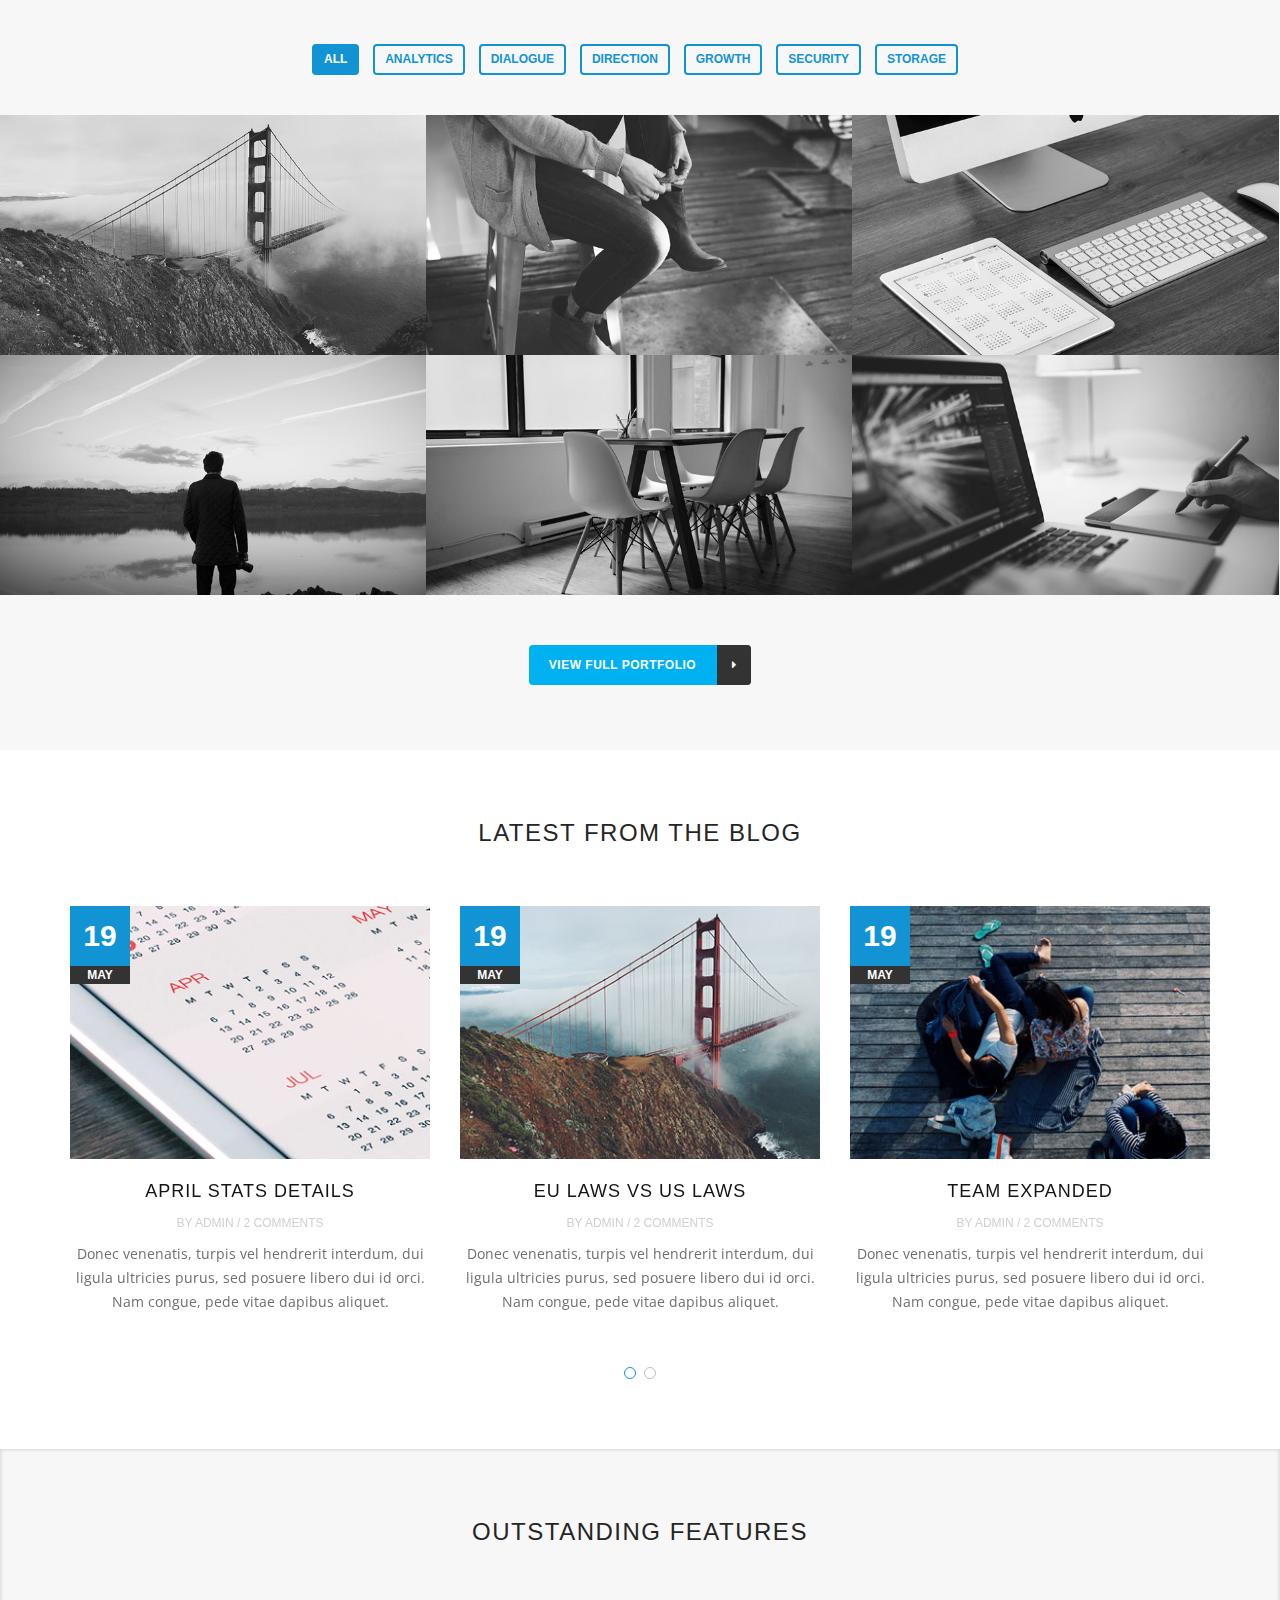
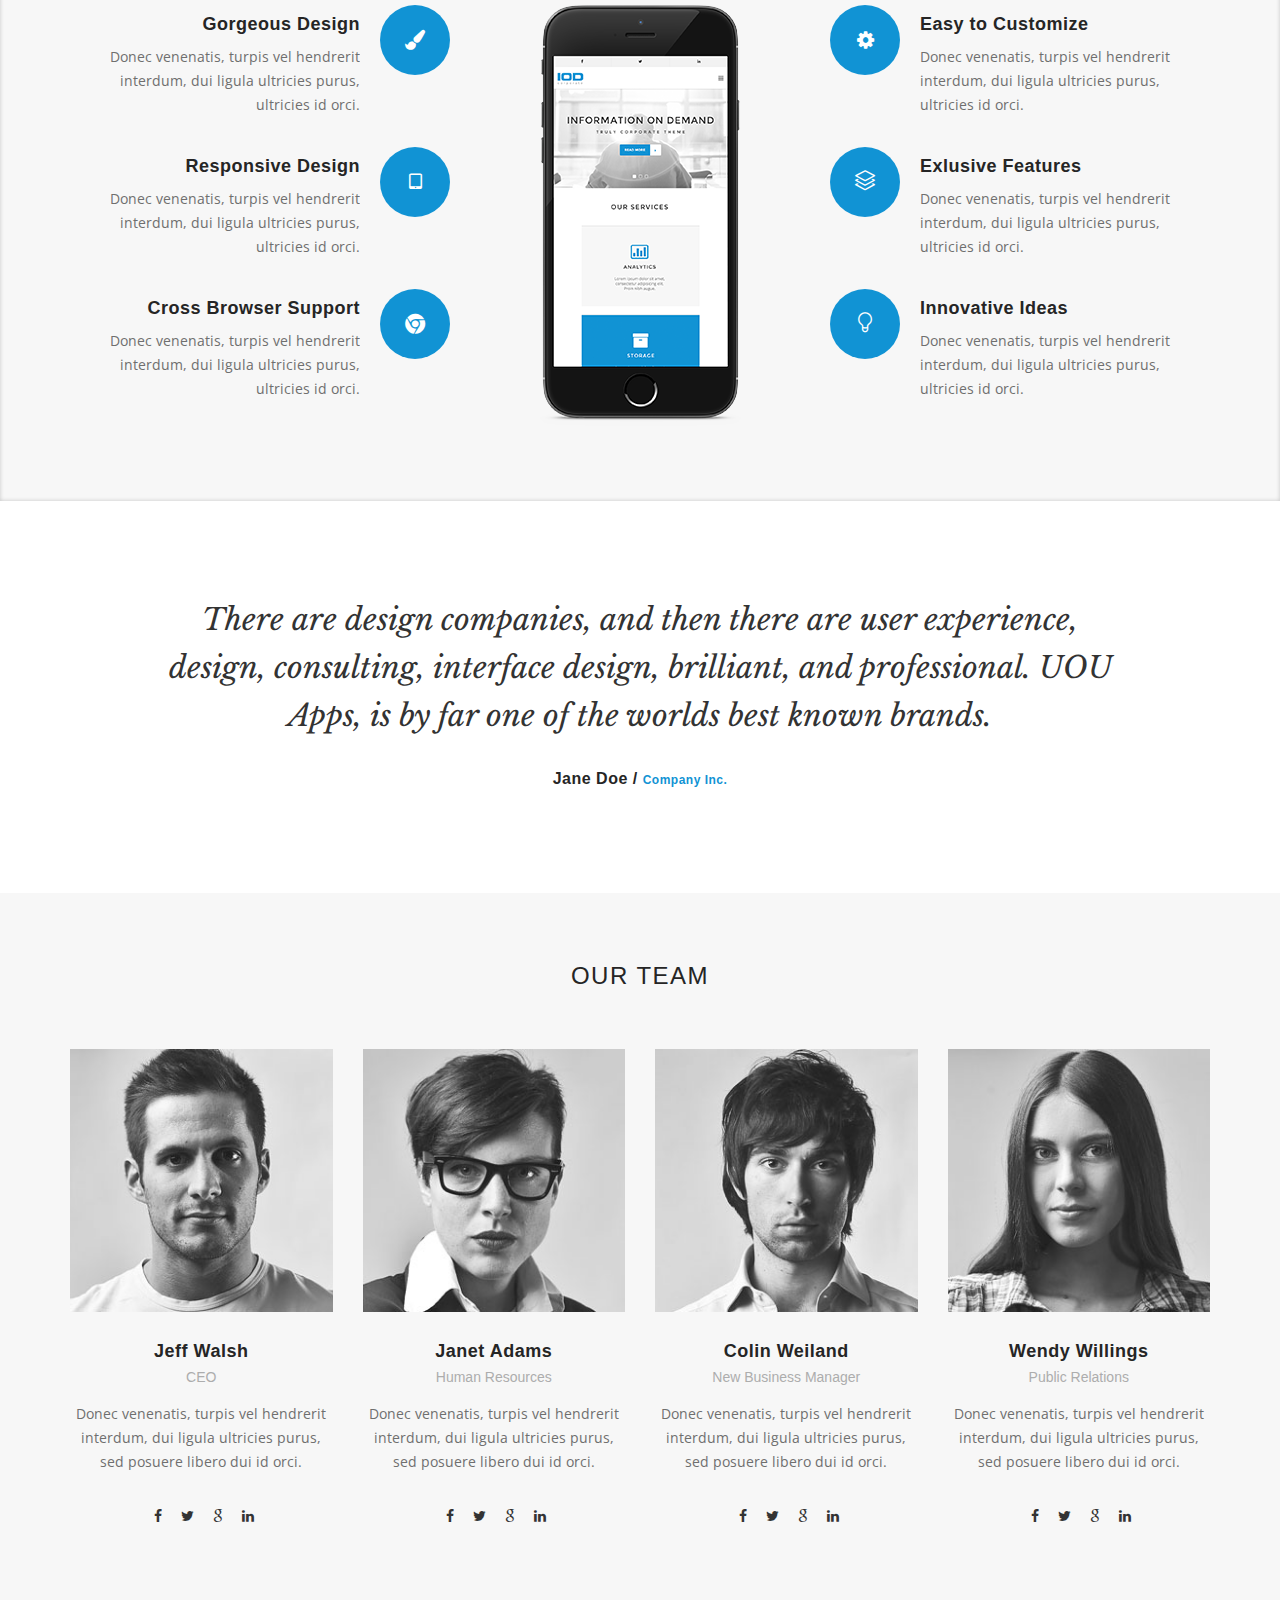
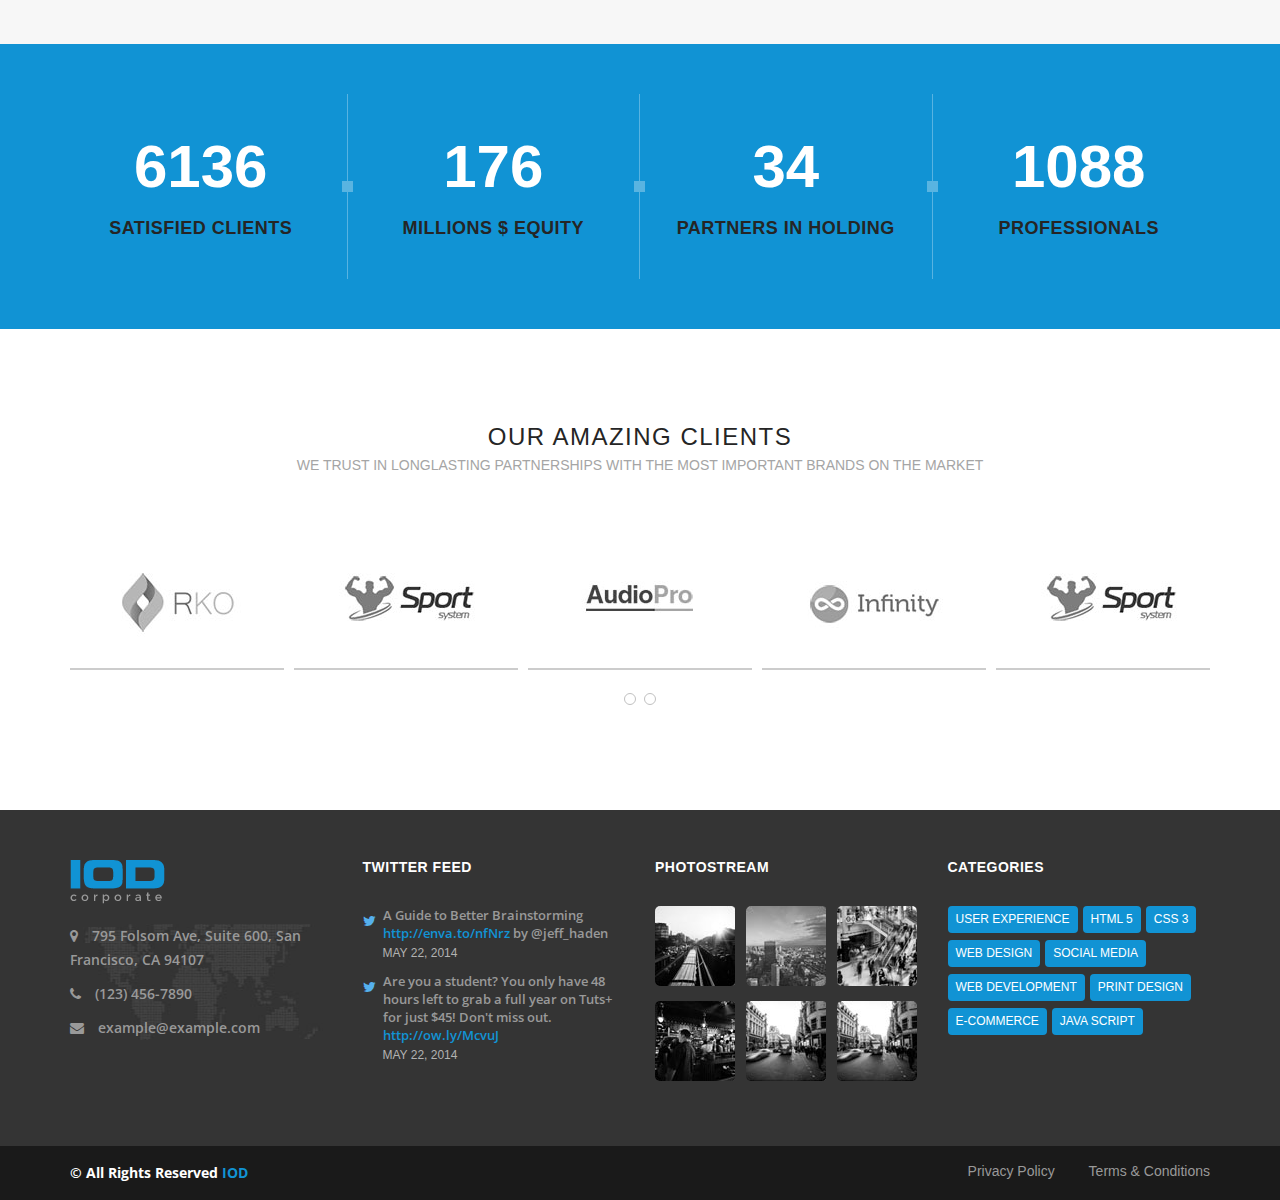
<file: t1/index-boxed.html>
<!DOCTYPE html>
<html lang="en">
<head>
<meta charset="utf-8">
<meta http-equiv="X-UA-Compatible" content="IE=edge">
<meta name="viewport" content="width=device-width, initial-scale=1">
<meta name="description" content="">
<meta name="author" content="M_Adnan">
<title>IOD - Corporate HTML5 Template</title>

<!-- Favicon -->
<link rel="icon" type="image/png" sizes="16x16" href="images/favicon.ico">

<!-- Bootstrap Core CSS -->
<link href="css/bootstrap.min.css" rel="stylesheet">

<!-- Custom CSS -->
<link href="css/font-awesome.min.css" rel="stylesheet" type="text/css">
<link href="css/ionicons.min.css" rel="stylesheet">
<link href="css/main.css" rel="stylesheet">
<link href="css/style.css" rel="stylesheet">
<link href="css/responsive.css" rel="stylesheet">

<!-- Online Fonts -->
<link href='https://fonts.googleapis.com/css?family=Raleway:400,600,800,200,500' rel='stylesheet' type='text/css'>
<link href='https://fonts.googleapis.com/css?family=Open+Sans:400,600italic,400italic,300,300italic,600,700,700italic,800,800italic' rel='stylesheet' type='text/css'>
<link href='https://fonts.googleapis.com/css?family=Libre+Baskerville:400italic,400,700' rel='stylesheet' type='text/css'>

<!-- COLORS -->
<link rel="stylesheet" id="color" href="css/colors/default.css">

<!-- JavaScripts -->
<script src="js/modernizr.js"></script>
<!-- HTML5 Shim and Respond.js IE8 support of HTML5 elements and media queries -->
<!-- WARNING: Respond.js doesn't work if you view the page via file:// -->
<!--[if lt IE 9]>
    <script src="https://oss.maxcdn.com/html5shiv/3.7.2/html5shiv.min.js"></script>
    <script src="https://oss.maxcdn.com/respond/1.4.2/respond.min.js"></script>
<![endif]-->
</head>
<body class="bg1-body">

<!-- Wrap -->
<div id="wrap" class="boxed-layout">  
  
  <!-- header -->
  <header> 
    
    <!-- Top bar -->
    <div class="top-bar">
      <div class="top-info">
        <div class="container">
          <ul class="personal-info">
            <li>
              <p><i class="fa fa-phone"></i> +1 123 456 7890 </p>
            </li>
            <li>
              <p>Hi! Here comes custom txt line </p>
            </li>
            <li>
              <p>example@example.com </p>
            </li>
          </ul>
          
          <!-- Right Sec -->
          <div class="right-sec"> 
            
            <!-- Language -->
            <select class="selectpicker">
              <option>English</option>
              <option>French</option>
              <option>Relish</option>
            </select>
            
            <!-- social -->
            <ul class="social">
              <li><a href="#."><i class="fa fa-facebook"></i></a></li>
              <li><a href="#."><i class="fa fa-twitter"></i></a></li>
              <li><a href="#."><i class="fa fa-google"></i></a></li>
              <li><a href="#."><i class="fa fa-linkedin"></i></a></li>
            </ul>
          </div>
        </div>
      </div>
    </div>
    
    <!-- Navigation -->
    <nav class="navbar">
      <div class="sticky">
        <div class="container"> 
          
          <!-- LOGO -->
          <div class="logo"> <a href="index.html"><img  class="img-responsive" src="images/logo.png" alt="" ></a> </div>
          
          <!-- Nav -->
          <ul class="nav ownmenu">
            <li class="active"> <a href="index.html">Home </a> </li>
            <li> <a href="index.html">Pages </a>
              <ul class="dropdown">
                <li> <a href="about.html">About</a> </li>
                <li> <a href="shop.html">Shop</a>
                  <ul class="dropdown">
                    <li> <a href="shop.html">Shop</a> </li>
                    <li> <a href="shop-single.html">Shop Single</a> </li>
                    <li> <a href="checkout-step1.html">Checkout Step1</a> </li>
                    <li> <a href="checkout-step2.html">Checkout Step2</a> </li>
                    <li> <a href="checkout-step3.html">Checkout Step3</a> </li>
                    <li> <a href="checkout-address(step2).html">Checkout Address(step2)</a> </li>
                  </ul>
                </li>
                <li> <a href="services(ver1).html">Services </a>
                  <ul class="dropdown">
                    <li> <a href="services(ver1).html">Services Version 1</a> </li>
                    <li> <a href="services(ver2).html">Services Version 2</a> </li>
                    <li> <a href="services(ver3).html">Services Version 3</a> </li>
                    <li> <a href="services(ver4).html">Services Version 4</a> </li>
                    <li> <a href="services(ver5).html">Services Version 5</a> </li>
                    <li> <a href="services(stories).html">Services Stories</a> </li>
                    <li> <a href="services(annual-reports)_draft02.html">Services Annual Reports</a> </li>
                    <li> <a href="services(media-relations)_draft02.html">Services Media Relations</a> </li>
                    <li> <a href="services-left-sidebar(annual-report-single)_draft02.html">Annual Left Report Single</a> </li>
                    <li> <a href="services-right-sidebar(annual-report-single)_draft02.html">Annual Right Report Single</a> </li>
                  </ul>
                </li>
                <li> <a href="team-2-columns.html">Team </a>
                  <ul class="dropdown">
                    <li> <a href="team-2-columns.html">Team 2 Columns</a> </li>
                    <li> <a href="team-3-columns.html">Team 3 Columns</a> </li>
                    <li> <a href="team-4-columns.html">Team 4 Columns</a> </li>
                  </ul>
                </li>
                <li> <a href="jobs-left-sidebar.html">Jobs </a>
                  <ul class="dropdown">
                    <li> <a href="jobs-right-sidebar.html">Jobs Right Sidebar </a></li>
                    <li> <a href="jobs-left-sidebar.html">Jobs Left Sidebar </a></li>
                    <li> <a href="jobs(single)-left-sidebar.html">Jobs (single) Left Sidebar </a></li>
                    <li> <a href="jobs(single)-right-sidebar.html">Jobs (single) Right Sidebar </a></li>
                  </ul>
                </li>
                <li> <a href="revenues.html">Revenues </a></li>
                <li> <a href="company-presentation.html">Company Presentation</a></li>
                <li> <a href="blog.html">Blog </a></li>
                <li> <a href="blog-single.html">Blog Single </a></li>
                <li> <a href="contact.html">Contact</a></li>
              </ul>
            </li>
            <li> <a href="about.html">About </a> </li>
            <li> <a href="services(ver1).html">Services </a>
              <ul class="dropdown">
                <li> <a href="services(ver1).html">Services Version 1</a> </li>
                <li> <a href="services(ver2).html">Services Version 2</a> </li>
                <li> <a href="services(ver3).html">Services Version 3</a> </li>
                <li> <a href="services(ver4).html">Services Version 4</a> </li>
                <li> <a href="services(ver5).html">Services Version 5</a> </li>
                <li> <a href="services(stories).html">Services Stories</a> </li>
                <li> <a href="services(stories).html">Services Stories</a> </li>
                <li> <a href="services(annual-reports)_draft02.html">Services Annual Reports</a> </li>
                <li> <a href="services(media-relations)_draft02.html">Services Media Relations</a> </li>
                <li> <a href="services-left-sidebar(annual-report-single)_draft02.html">Annual Left Report Single</a> </li>
                <li> <a href="services-right-sidebar(annual-report-single)_draft02.html">Annual Right Report Single</a> </li>
              </ul>
            </li>
            <li> <a href="team-2-columns.html">Team </a>
              <ul class="dropdown">
                <li> <a href="team-2-columns.html">Team 2 Columns</a> </li>
                <li> <a href="team-3-columns.html">Team 3 Columns</a> </li>
                <li> <a href="team-4-columns.html">Team 4 Columns</a> </li>
              </ul>
            </li>
            <li> <a href="jobs-left-sidebar.html">Jobs </a>
              <ul class="dropdown">
                <li> <a href="jobs-right-sidebar.html">Jobs Right Sidebar </a></li>
                <li> <a href="jobs-left-sidebar.html">Jobs Left Sidebar </a></li>
                <li> <a href="jobs(single)-left-sidebar.html">Jobs (single) Left Sidebar </a></li>
                <li> <a href="jobs(single)-right-sidebar.html">Jobs (single) Right Sidebar </a></li>
              </ul>
            </li>
            <li> <a href="blog.html">Blog </a></li>
            <li> <a href="contact.html">Contact</a> </li>
          </ul>
          <!-- Search -->
          <div class="search-icon"> <a href="#."><i class="fa fa-search"></i></a>
            <form>
              <input class="form-control" type="search" placeholder="Type Here">
              <button type="submit"><i class="fa fa-search"></i></button>
            </form>
          </div>
        </div>
      </div>
    </nav>
  </header>
  
  <!-- HOME MAIN SLIDER -->
  <section class="home-slide">
    <ul class="slides">
      
      <!-- SLIDER 1 -->
      <li class="slide-img-1" data-stellar-background-ratio="0.6">
        <div class="position-center-center">
          <h1>Information on Demand</h1>
          <h5>Truly Corporate Theme</h5>
          <a href="#." class="btn margin-top-30">Read More <i class="fa fa-caret-right"></i></a> </div>
      </li>
      
      <!-- SLIDER 2 -->
      <li class="slide-img-2" data-stellar-background-ratio="0.6">
        <div class="position-center-center">
          <h1>iod HTML5 template</h1>
          <h5>Truly Corporate Theme</h5>
          <a href="#." class="btn margin-top-30">Read More <i class="fa fa-caret-right"></i></a> </div>
      </li>
    </ul>
  </section>
  
  <!-- Content -->
  <div id="content"> 
    
    <!-- SERVICES -->
    <section class="services padding-top-70 padding-bottom-70">
      <div class="container"> 
        <!-- Heading -->
        <div class="heading text-center">
          <h4>Our Services</h4>
        </div>
      </div>
      <div class="best-services"> 
        <!-- Row -->
        <div class="container">
          <ul class="row list">
            <!-- Analytics -->
            <li class="col-md-4" data-content="#colio_c1">
              <article class="thumb"> <a class="button colio-link" href="#"> <i class="fa fa-bar-chart"></i>
                <h5>Analytics</h5>
                <p>Lorem ipsum dolor sit amet, consectetur adipisicing elit. Proin nibh augue.</p>
                </a> </article>
            </li>
            
            <!-- Storage -->
            <li class="col-md-4" data-content="#colio_c2">
              <article class="thumb"><a class="button colio-link" href="#"> <i class="fa fa-archive"></i>
                <h5>Storage</h5>
                <p>Lorem ipsum dolor sit amet, consectetur adipisicing elit. Proin nibh augue.</p>
                </a> </article>
            </li>
            
            <!-- Security -->
            <li class="col-md-4" data-content="#colio_c3">
              <article class="thumb"><a class="button colio-link" href="#"> <i class="fa fa-shield"></i>
                <h5>Security</h5>
                <p>Lorem ipsum dolor sit amet, consectetur adipisicing elit. Proin nibh augue.</p>
                </a> </article>
            </li>
            
            <!-- Worth -->
            <li class="col-md-4" data-content="#colio_c4">
              <article class="thumb"><a class="button colio-link" href="#"> <i class="fa fa-rocket"></i>
                <h5>Worth</h5>
                <p>Lorem ipsum dolor sit amet, consectetur adipisicing elit. Proin nibh augue.</p>
                </a> </article>
            </li>
            
            <!-- Worth -->
            <li class="col-md-4" data-content="#colio_c5">
              <article class="thumb"><a class="button colio-link" href="#"> <i class="fa fa-comments-o"></i>
                <h5>Dialogue</h5>
                <p>Lorem ipsum dolor sit amet, consectetur adipisicing elit. Proin nibh augue.</p>
                </a> </article>
            </li>
            
            <!-- Worth -->
            <li class="col-md-4" data-content="#colio_c6">
              <article class="thumb"><a class="button colio-link" href="#"> <i class="fa fa-bullhorn"></i>
                <h5>Direction</h5>
                <p>Lorem ipsum dolor sit amet, consectetur adipisicing elit. Proin nibh augue.</p>
                </a> </article>
            </li>
          </ul>
        </div>
      </div>
      
      <!-- Analytics Tab Open -->
      <div id="colio_c1" class="colio-content">
        <div class="main">
          <div class="container">
            <div class="inside-colio">
              <div class="row">
                <div class="col-md-8"> 
                  <!-- Heading -->
                  <div class="heading text-left margin-bottom-40">
                    <h4>Analytics</h4>
                  </div>
                  <p> <strong> Cras vel lorem. Etiam pellentesque aliquet tellus. Phasellus pharetra nulla ac diam. Quisque semper justo at risus.</strong> <br>
                    <br>
                    Donec venenatis, turpis vel hendrerit interdum, dui ligula ultricies purus, sed posuere libero dui id orci. Nam congue, pede vitae dapibus aliquet, elit magna vulputate arcu, vel tempus metus leo non est. <br>
                    <br>
                    Etiam sit amet lectus quis est congue mollis. Phasellus congue lacus eget neque. Phasellus ornare, ante vitae consectetuer consequat, purus sapien ultricies dolor, et mollis pede metus eget nisi. Praesent sodales velit quis augue. Cras suscipit, urna at aliquam. </p>
                  <a href="#." class="btn btn-1 margin-top-30 margin-right-20">Contact Now <i class="fa fa-caret-right"></i></a> <a href="#." class="btn btn-1 margin-top-30">View Services <i class="fa fa-caret-right"></i></a> </div>
                <div class="col-md-4 text-right"> <img class="img-responsive" src="images/ipad.png" alt=""> </div>
              </div>
            </div>
          </div>
        </div>
      </div>
      
      <!-- Storage Tab Open -->
      <div id="colio_c2" class="colio-content">
        <div class="main">
          <div class="container">
            <div class="inside-colio">
              <div class="row">
                <div class="col-md-4 text-left"> <img class="img-responsive" src="images/ipad.png" alt=""> </div>
                <div class="col-md-8"> 
                  <!-- Heading -->
                  <div class="heading text-left margin-bottom-40">
                    <h4>Storage</h4>
                  </div>
                  <p> <strong> Cras vel lorem. Etiam pellentesque aliquet tellus. Phasellus pharetra nulla ac diam. Quisque semper justo at risus.</strong> <br>
                    <br>
                    Donec venenatis, turpis vel hendrerit interdum, dui ligula ultricies purus, sed posuere libero dui id orci. Nam congue, pede vitae dapibus aliquet, elit magna vulputate arcu, vel tempus metus leo non est. <br>
                    <br>
                    Etiam sit amet lectus quis est congue mollis. Phasellus congue lacus eget neque. Phasellus ornare, ante vitae consectetuer consequat, purus sapien ultricies dolor, et mollis pede metus eget nisi. Praesent sodales velit quis augue. Cras suscipit, urna at aliquam. </p>
                  <a href="#." class="btn btn-1 margin-top-30 margin-right-20">Contact Now <i class="fa fa-caret-right"></i></a> <a href="#." class="btn btn-1 margin-top-30">View Services <i class="fa fa-caret-right"></i></a> </div>
              </div>
            </div>
          </div>
        </div>
      </div>
      
      <!-- Security Tab Open -->
      <div id="colio_c3" class="colio-content">
        <div class="main">
          <div class="container">
            <div class="inside-colio">
              <div class="row">
                <div class="col-md-8"> 
                  <!-- Heading -->
                  <div class="heading text-left margin-bottom-40">
                    <h4>Security</h4>
                  </div>
                  <p> <strong> Cras vel lorem. Etiam pellentesque aliquet tellus. Phasellus pharetra nulla ac diam. Quisque semper justo at risus.</strong> <br>
                    <br>
                    Donec venenatis, turpis vel hendrerit interdum, dui ligula ultricies purus, sed posuere libero dui id orci. Nam congue, pede vitae dapibus aliquet, elit magna vulputate arcu, vel tempus metus leo non est. <br>
                    <br>
                    Etiam sit amet lectus quis est congue mollis. Phasellus congue lacus eget neque. Phasellus ornare, ante vitae consectetuer consequat, purus sapien ultricies dolor, et mollis pede metus eget nisi. Praesent sodales velit quis augue. Cras suscipit, urna at aliquam. </p>
                  <a href="#." class="btn btn-1 margin-top-30 margin-right-20">Contact Now <i class="fa fa-caret-right"></i></a> <a href="#." class="btn btn-1 margin-top-30">View Services <i class="fa fa-caret-right"></i></a> </div>
                <div class="col-md-4 text-right"> <img class="img-responsive" src="images/ipad.png" alt=""> </div>
              </div>
            </div>
          </div>
        </div>
      </div>
      
      <!-- Storage Tab Open -->
      <div id="colio_c4" class="colio-content">
        <div class="main">
          <div class="container">
            <div class="inside-colio">
              <div class="row">
                <div class="col-md-8"> 
                  <!-- Heading -->
                  <div class="heading text-left margin-bottom-40">
                    <h4>Worth</h4>
                  </div>
                  <p> <strong> Cras vel lorem. Etiam pellentesque aliquet tellus. Phasellus pharetra nulla ac diam. Quisque semper justo at risus.</strong> <br>
                    <br>
                    Donec venenatis, turpis vel hendrerit interdum, dui ligula ultricies purus, sed posuere libero dui id orci. Nam congue, pede vitae dapibus aliquet, elit magna vulputate arcu, vel tempus metus leo non est. <br>
                    <br>
                    Etiam sit amet lectus quis est congue mollis. Phasellus congue lacus eget neque. Phasellus ornare, ante vitae consectetuer consequat, purus sapien ultricies dolor, et mollis pede metus eget nisi. Praesent sodales velit quis augue. Cras suscipit, urna at aliquam. </p>
                  <a href="#." class="btn btn-1 margin-top-30 margin-right-20">Contact Now <i class="fa fa-caret-right"></i></a> <a href="#." class="btn btn-1 margin-top-30">View Services <i class="fa fa-caret-right"></i></a> </div>
                <div class="col-md-4 text-right"> <img class="img-responsive" src="images/ipad.png" alt=""> </div>
              </div>
            </div>
          </div>
        </div>
      </div>
      
      <!-- Security Tab Open -->
      <div id="colio_c5" class="colio-content">
        <div class="main">
          <div class="container">
            <div class="inside-colio">
              <div class="row">
                <div class="col-md-4 text-left"> <img class="img-responsive" src="images/ipad.png" alt=""> </div>
                <div class="col-md-8"> 
                  <!-- Heading -->
                  <div class="heading text-left margin-bottom-40">
                    <h4>Dialogue</h4>
                  </div>
                  <p> <strong> Cras vel lorem. Etiam pellentesque aliquet tellus. Phasellus pharetra nulla ac diam. Quisque semper justo at risus.</strong> <br>
                    <br>
                    Donec venenatis, turpis vel hendrerit interdum, dui ligula ultricies purus, sed posuere libero dui id orci. Nam congue, pede vitae dapibus aliquet, elit magna vulputate arcu, vel tempus metus leo non est. <br>
                    <br>
                    Etiam sit amet lectus quis est congue mollis. Phasellus congue lacus eget neque. Phasellus ornare, ante vitae consectetuer consequat, purus sapien ultricies dolor, et mollis pede metus eget nisi. Praesent sodales velit quis augue. Cras suscipit, urna at aliquam. </p>
                  <a href="#." class="btn btn-1 margin-top-30 margin-right-20">Contact Now <i class="fa fa-caret-right"></i></a> <a href="#." class="btn btn-1 margin-top-30">View Services <i class="fa fa-caret-right"></i></a> </div>
              </div>
            </div>
          </div>
        </div>
      </div>
      <!-- Security Tab Open -->
      <div id="colio_c6" class="colio-content">
        <div class="main">
          <div class="container">
            <div class="inside-colio">
              <div class="row">
                <div class="col-md-8"> 
                  <!-- Heading -->
                  <div class="heading text-left margin-bottom-40">
                    <h4>Direction</h4>
                  </div>
                  <p> <strong> Cras vel lorem. Etiam pellentesque aliquet tellus. Phasellus pharetra nulla ac diam. Quisque semper justo at risus.</strong> <br>
                    <br>
                    Donec venenatis, turpis vel hendrerit interdum, dui ligula ultricies purus, sed posuere libero dui id orci. Nam congue, pede vitae dapibus aliquet, elit magna vulputate arcu, vel tempus metus leo non est. <br>
                    <br>
                    Etiam sit amet lectus quis est congue mollis. Phasellus congue lacus eget neque. Phasellus ornare, ante vitae consectetuer consequat, purus sapien ultricies dolor, et mollis pede metus eget nisi. Praesent sodales velit quis augue. Cras suscipit, urna at aliquam. </p>
                  <a href="#." class="btn btn-1 margin-top-30 margin-right-20">Contact Now <i class="fa fa-caret-right"></i></a> <a href="#." class="btn btn-1 margin-top-30">View Services <i class="fa fa-caret-right"></i></a> </div>
                <div class="col-md-4 text-right"> <img class="img-responsive" src="images/ipad.png" alt=""> </div>
              </div>
            </div>
          </div>
        </div>
      </div>
    </section>
    
    <!-- Portfolio -->
    <section class="portfolio light-gray-bg padding-top-70 padding-bottom-20">
      <div class="container"> 
        <!-- Heading -->
        <div class="heading text-center">
          <h4>Our Recent Work</h4>
        </div>
        
        <!-- PORTOFLIO ITEMS FILTER -->
        <div class="text-center">
          <div id="ajax-work-filter" class="cbp-l-filters-buttonCenter filter-style-2">
            <div data-filter="*" class="cbp-filter-item-active cbp-filter-item"> All
              <div class="cbp-filter-counter"></div>
            </div>
            <div data-filter=".ana" class="cbp-filter-item"> Analytics
              <div class="cbp-filter-counter"></div>
            </div>
            <div data-filter=".dial" class="cbp-filter-item"> Dialogue
              <div class="cbp-filter-counter"></div>
            </div>
            <div data-filter=".direc" class="cbp-filter-item"> Direction
              <div class="cbp-filter-counter"></div>
            </div>
            <div data-filter=".growth" class="cbp-filter-item"> Growth
              <div class="cbp-filter-counter"></div>
            </div>
            <div data-filter=".sec" class="cbp-filter-item">Security
              <div class="cbp-filter-counter"></div>
            </div>
            <div data-filter=".storage" class="cbp-filter-item">Storage
              <div class="cbp-filter-counter"></div>
            </div>
          </div>
        </div>
      </div>
      
      <!-- PORTFOLIO ROW -->
      <div class="ajax-work col-3"> 
        <!-- ITEMS -->
        <div class="cbp-item ana dial growth">
          <article class="item"><img class="img-responsive" src="images/portfolio/img-1.jpg" alt="" > 
            <!-- Hover -->
            <div class="over-detail"> 
              <!-- Link -->
              <div class="top-detail"> <a href="ajax-work/project1.html" class="cbp-singlePage"><i class="fa fa-link"></i> </a> <a href="images/portfolio/img-1.jpg" class="cbp-lightbox" data-title=""><i class="icon-magnifier"></i></a> </div>
              <!-- TITTLE HEADING -->
              <div class="bottom-detail">
                <h3>Long Project Title can go Here</h3>
                <span>Category Name</span> </div>
            </div>
          </article>
        </div>
        
        <!-- ITEMS -->
        <div class="cbp-item ana dial sec storage">
          <article class="item"><img class="img-responsive" src="images/portfolio/img-2.jpg" alt="" > 
            <!-- Hover -->
            <div class="over-detail"> 
              <!-- Link -->
              <div class="top-detail"> <a href="ajax-work/project2.html" class="cbp-singlePage"><i class="fa fa-link"></i> </a> <a href="images/portfolio/img-2.jpg" class="cbp-lightbox" data-title=""><i class="icon-magnifier"></i></a> </div>
              <!-- TITTLE HEADING -->
              <div class="bottom-detail">
                <h3>Long Project Title can go Here</h3>
                <span>Category Name</span> </div>
            </div>
          </article>
        </div>
        
        <!-- ITEMS -->
        <div class="cbp-item ana sec storage">
          <article class="item"><img class="img-responsive" src="images/portfolio/img-3.jpg" alt="" > 
            <!-- Hover -->
            <div class="over-detail"> 
              <!-- Link -->
              <div class="top-detail"> <a href="ajax-work/project3.html" class="cbp-singlePage"><i class="fa fa-link"></i> </a> <a href="images/portfolio/img-3.jpg" class="cbp-lightbox" data-title=""><i class="icon-magnifier"></i></a> </div>
              <!-- TITTLE HEADING -->
              <div class="bottom-detail">
                <h3>Long Project Title can go Here</h3>
                <span>Category Name</span> </div>
            </div>
          </article>
        </div>
        
        <!-- ITEMS -->
        <div class="cbp-item sec storage">
          <article class="item"><img class="img-responsive" src="images/portfolio/img-4.jpg" alt="" > 
            <!-- Hover -->
            <div class="over-detail"> 
              <!-- Link -->
              <div class="top-detail"> <a href="ajax-work/project4.html" class="cbp-singlePage"><i class="fa fa-link"></i> </a> <a href="images/portfolio/img-4.jpg" class="cbp-lightbox" data-title=""><i class="icon-magnifier"></i></a> </div>
              <!-- TITTLE HEADING -->
              <div class="bottom-detail">
                <h3>Long Project Title can go Here</h3>
                <span>Category Name</span> </div>
            </div>
          </article>
        </div>
        
        <!-- ITEMS -->
        <div class="cbp-item ana sec">
          <article class="item"><img class="img-responsive" src="images/portfolio/img-5.jpg" alt="" > 
            <!-- Hover -->
            <div class="over-detail"> 
              <!-- Link -->
              <div class="top-detail"> <a href="ajax-work/project5.html" class="cbp-singlePage"><i class="fa fa-link"></i> </a> <a href="images/portfolio/img-5.jpg" class="cbp-lightbox" data-title=""><i class="icon-magnifier"></i></a> </div>
              <!-- TITTLE HEADING -->
              <div class="bottom-detail">
                <h3>Long Project Title can go Here</h3>
                <span>Category Name</span> </div>
            </div>
          </article>
        </div>
        
        <!-- ITEMS -->
        <div class="cbp-item ana dial direc">
          <article class="item"><img class="img-responsive" src="images/portfolio/img-6.jpg" alt="" > 
            <!-- Hover -->
            <div class="over-detail"> 
              <!-- Link -->
              <div class="top-detail"> <a href="ajax-work/project6.html" class="cbp-singlePage"><i class="fa fa-link"></i> </a> <a href="images/portfolio/img-6.jpg" class="cbp-lightbox" data-title=""><i class="icon-magnifier"></i></a> </div>
              <!-- TITTLE HEADING -->
              <div class="bottom-detail">
                <h3>Long Project Title can go Here</h3>
                <span>Category Name</span> </div>
            </div>
          </article>
        </div>
      </div>
      
      <!-- LOAD MORE -->
      <div class="text-center margin-top-50 margin-bottom-50 animate fadeInUp" data-wow-delay="0.4s">
        <div id="ajax-loadMore"> <a href="ajax-work/loadMore1.html" class="cbp-l-loadMore-link btn btn-1" rel="nofollow"> <span class="cbp-l-loadMore-defaultText">View Full Portfolio <i class="fa fa-caret-right"></i></span> <span class="cbp-l-loadMore-loadingText">LOADING... <i class="fa fa-caret-down"></i></span> <span class="cbp-l-loadMore-noMoreLoading">NO MORE WORKS <i class="fa fa-caret-up"></i></span></a> </div>
      </div>
    </section>
    
    <!-- BLOG -->
    <section class="blog padding-top-70 padding-bottom-70">
      <div class="container"> 
        <!-- Heading -->
        <div class="heading text-center">
          <h4>Latest from the blog</h4>
        </div>
        <!-- Blog Row -->
        <div class="row blog-slide"> 
          <!-- Blog Post -->
          <div class="col-md-12 no-padding">
            <article> <img class="img-responsive" src="images/blog/img-1.jpg" alt="" > 
              
              <!-- Date -->
              <div class="date"> 19 <span>MAY</span> </div>
              
              <!-- Detail -->
              <div class="post-detail"> <a href="#." class="post-tittle">April stats Details</a> <span>By Admin  /  2 Comments</span>
                <p>Donec venenatis, turpis vel hendrerit interdum, dui ligula ultricies purus, sed posuere libero dui id orci. Nam congue, pede vitae dapibus aliquet.</p>
              </div>
            </article>
          </div>
          <!-- Blog Post -->
          <div class="col-md-12 no-padding">
            <article> <img class="img-responsive" src="images/blog/img-2.jpg" alt="" > 
              <!-- Date -->
              <div class="date"> 19 <span>MAY</span> </div>
              <!-- Detail -->
              <div class="post-detail"> <a href="#." class="post-tittle">EU LAWs vs US Laws</a> <span>By Admin  /  2 Comments</span>
                <p>Donec venenatis, turpis vel hendrerit interdum, dui ligula ultricies purus, sed posuere libero dui id orci. Nam congue, pede vitae dapibus aliquet.</p>
              </div>
            </article>
          </div>
          <!-- Blog Post -->
          <div class="col-md-12 no-padding">
            <article> <img class="img-responsive" src="images/blog/img-3.jpg" alt="" > 
              <!-- Date -->
              <div class="date"> 19 <span>MAY</span> </div>
              <!-- Detail -->
              <div class="post-detail"> <a href="#." class="post-tittle">Team Expanded</a> <span>By Admin  /  2 Comments</span>
                <p>Donec venenatis, turpis vel hendrerit interdum, dui ligula ultricies purus, sed posuere libero dui id orci. Nam congue, pede vitae dapibus aliquet.</p>
              </div>
            </article>
          </div>
          <!-- Blog Post -->
          <div class="col-md-12 no-padding">
            <article> <img class="img-responsive" src="images/blog/img-2.jpg" alt="" > 
              <!-- Date -->
              <div class="date"> 19 <span>MAY</span> </div>
              <!-- Detail -->
              <div class="post-detail"> <a href="#." class="post-tittle">EU LAWs vs US Laws</a> <span>By Admin  /  2 Comments</span>
                <p>Donec venenatis, turpis vel hendrerit interdum, dui ligula ultricies purus, sed posuere libero dui id orci. Nam congue, pede vitae dapibus aliquet.</p>
              </div>
            </article>
          </div>
          <!-- Blog Post -->
          <div class="col-md-12 no-padding">
            <article> <img class="img-responsive" src="images/blog/img-3.jpg" alt="" > 
              <!-- Date -->
              <div class="date"> 19 <span>MAY</span> </div>
              <!-- Detail -->
              <div class="post-detail"> <a href="#." class="post-tittle">Team Expanded</a> <span>By Admin  /  2 Comments</span>
                <p>Donec venenatis, turpis vel hendrerit interdum, dui ligula ultricies purus, sed posuere libero dui id orci. Nam congue, pede vitae dapibus aliquet.</p>
              </div>
            </article>
          </div>
          <!-- Blog Post -->
          <div class="col-md-12 no-padding">
            <article> <img class="img-responsive" src="images/blog/img-3.jpg" alt="" > 
              <!-- Date -->
              <div class="date"> 19 <span>MAY</span> </div>
              <!-- Detail -->
              <div class="post-detail"> <a href="#." class="post-tittle">Team Expanded</a> <span>By Admin  /  2 Comments</span>
                <p>Donec venenatis, turpis vel hendrerit interdum, dui ligula ultricies purus, sed posuere libero dui id orci. Nam congue, pede vitae dapibus aliquet.</p>
              </div>
            </article>
          </div>
        </div>
      </div>
    </section>
    
    <!-- Features -->
    <section class="features light-gray-bg padding-top-70 padding-bottom-70">
      <div class="container"> 
        <!-- Heading -->
        <div class="heading text-center">
          <h4>outstanding features</h4>
        </div>
        
        <!-- Features -->
        <div class="list-style-featured">
          <div class="row no-margin"> 
            <!-- LIST LEFT -->
            <div class="col-md-4 no-padding">
              <ul class="text-right">
                <li>
                  <div class="media">
                    <div class="media-body">
                      <h6>Gorgeous Design</h6>
                      <p>Donec venenatis, turpis vel hendrerit interdum, dui ligula ultricies purus,  ultricies id orci.</p>
                    </div>
                    <div class="media-right">
                      <div class="icon"> <i class="fa fa-paint-brush"></i> </div>
                    </div>
                  </div>
                </li>
                <li>
                  <div class="media">
                    <div class="media-body">
                      <h6>Responsive Design</h6>
                      <p>Donec venenatis, turpis vel hendrerit interdum, dui ligula ultricies purus,  ultricies id orci.</p>
                    </div>
                    <div class="media-right">
                      <div class="icon"> <i class="fa fa-tablet"></i> </div>
                    </div>
                  </div>
                </li>
                <li>
                  <div class="media">
                    <div class="media-body">
                      <h6>Cross Browser Support</h6>
                      <p>Donec venenatis, turpis vel hendrerit interdum, dui ligula ultricies purus,  ultricies id orci.</p>
                    </div>
                    <div class="media-right">
                      <div class="icon"> <i class="fa fa-chrome"></i> </div>
                    </div>
                  </div>
                </li>
              </ul>
            </div>
            
            <!-- LIST IMAGE -->
            <div class="col-md-4 text-center no-padding"> <img class="img-responsive" src="images/iphone.png" alt=""> </div>
            
            <!-- LIST ICON RIGHT -->
            <div class="col-md-4 no-padding">
              <ul>
                <li>
                  <div class="media">
                    <div class="media-left">
                      <div class="icon"> <i class="fa fa-gear"></i> </div>
                    </div>
                    <div class="media-body">
                      <h6>Easy to Customize</h6>
                      <p>Donec venenatis, turpis vel hendrerit interdum, dui ligula ultricies purus,  ultricies id orci.</p>
                    </div>
                  </div>
                </li>
                <li>
                  <div class="media">
                    <div class="media-left">
                      <div class="icon"> <i class="icon-layers"></i> </div>
                    </div>
                    <div class="media-body">
                      <h6>Exlusive Features</h6>
                      <p>Donec venenatis, turpis vel hendrerit interdum, dui ligula ultricies purus,  ultricies id orci.</p>
                    </div>
                  </div>
                </li>
                <li>
                  <div class="media">
                    <div class="media-left">
                      <div class="icon"> <i class="icon-bulb"></i> </div>
                    </div>
                    <div class="media-body">
                      <h6>Innovative Ideas</h6>
                      <p>Donec venenatis, turpis vel hendrerit interdum, dui ligula ultricies purus,  ultricies id orci.</p>
                    </div>
                  </div>
                </li>
              </ul>
            </div>
          </div>
        </div>
      </div>
    </section>
    
    <!-- Testi -->
    <section class="testi-bg padding-top-100 padding-bottom-100" >
      <div class="container">
        <div class="testi">
          <p> There are design companies, and then there are user experience, design, consulting, interface design, brilliant, and professional. UOU Apps, is by far one of the worlds best known brands.</p>
          <h6>Jane Doe / <span class="primary-color">Company Inc.</span></h6>
        </div>
      </div>
    </section>
    
    <!-- Team -->
    <section class="light-gray-bg padding-top-70 padding-bottom-70">
      <div class="container"> 
        <!-- Heading -->
        <div class="heading text-center">
          <h4>Our Team</h4>
        </div>
        
        <!-- Team -->
        <div class="team">
          <div class="row"> 
            
            <!-- Member -->
            <div class="col-md-3">
              <article> <img class="img-responsive" src="images/team-img-1-1.jpg" alt="" >
                <h5>Jeff Walsh</h5>
                <span>CEO</span>
                <p>Donec venenatis, turpis vel hendrerit interdum, dui ligula ultricies purus, sed posuere libero dui id orci.</p>
                <ul class="social">
                  <li><a href="#."><i class="fa fa-facebook"></i></a></li>
                  <li><a href="#."><i class="fa fa-twitter"></i></a></li>
                  <li><a href="#."><i class="fa fa-google"></i></a></li>
                  <li><a href="#."><i class="fa fa-linkedin"></i></a></li>
                </ul>
              </article>
            </div>
            
            <!-- Member -->
            <div class="col-md-3">
              <article> <img class="img-responsive" src="images/team-img-1-2.jpg" alt="" >
                <h5>Janet Adams</h5>
                <span>Human Resources</span>
                <p>Donec venenatis, turpis vel hendrerit interdum, dui ligula ultricies purus, sed posuere libero dui id orci.</p>
                <ul class="social">
                  <li><a href="#."><i class="fa fa-facebook"></i></a></li>
                  <li><a href="#."><i class="fa fa-twitter"></i></a></li>
                  <li><a href="#."><i class="fa fa-google"></i></a></li>
                  <li><a href="#."><i class="fa fa-linkedin"></i></a></li>
                </ul>
              </article>
            </div>
            
            <!-- Member -->
            <div class="col-md-3">
              <article> <img class="img-responsive" src="images/team-img-1-3.jpg" alt="" >
                <h5>Colin Weiland</h5>
                <span>New Business Manager</span>
                <p>Donec venenatis, turpis vel hendrerit interdum, dui ligula ultricies purus, sed posuere libero dui id orci.</p>
                <ul class="social">
                  <li><a href="#."><i class="fa fa-facebook"></i></a></li>
                  <li><a href="#."><i class="fa fa-twitter"></i></a></li>
                  <li><a href="#."><i class="fa fa-google"></i></a></li>
                  <li><a href="#."><i class="fa fa-linkedin"></i></a></li>
                </ul>
              </article>
            </div>
            
            <!-- Member -->
            <div class="col-md-3">
              <article> <img class="img-responsive" src="images/team-img-1-4.jpg" alt="" >
                <h5>Wendy Willings</h5>
                <span>Public Relations</span>
                <p>Donec venenatis, turpis vel hendrerit interdum, dui ligula ultricies purus, sed posuere libero dui id orci.</p>
                <ul class="social">
                  <li><a href="#."><i class="fa fa-facebook"></i></a></li>
                  <li><a href="#."><i class="fa fa-twitter"></i></a></li>
                  <li><a href="#."><i class="fa fa-google"></i></a></li>
                  <li><a href="#."><i class="fa fa-linkedin"></i></a></li>
                </ul>
              </article>
            </div>
          </div>
        </div>
      </div>
    </section>
    
    <!-- Counter -->
    <section class="counter padding-top-50 padding-bottom-50">
      <div class="container"> 
        
        <!-- Team Member -->
        <ul class="row">
          <li class="col-md-3">
            <div class="count"> <span class="number"> <span class="timer" data-speed="2000" data-refresh-interval="10" data-to="16812" data-from="0"></span> </span>
              <h5>Satisfied Clients</h5>
            </div>
          </li>
          
          <!-- Line Of Codes -->
          <li class="col-md-3">
            <div class="count"> <span class="number"> <span class="timer" data-speed="2000" data-refresh-interval="10" data-to="482" data-from="0"></span> </span>
              <h5>Millions $ Equity</h5>
            </div>
          </li>
          
          <!-- Satisfied Client -->
          <li class="col-md-3">
            <div class="count"> <span class="number"> <span class="timer" data-speed="2000" data-refresh-interval="10" data-to="92" data-from="0"></span> </span>
              <h5>Partners in Holding</h5>
            </div>
          </li>
          
          <!-- PSD file included -->
          <li class="col-md-3">
            <div class="count"> <span class="number"> <span class="timer" data-speed="2000" data-refresh-interval="10" data-to="2980" data-from="0"></span> </span>
              <h5>Professionals</h5>
            </div>
          </li>
        </ul>
      </div>
    </section>
    
    <!-- Counter -->
    <section class="clients padding-top-100 padding-bottom-100">
      <div class="container"> 
        
        <!-- Heading -->
        <div class="heading text-center">
          <h4>Our Amazing Clients</h4>
          <span>We trust in longlasting partnerships with the most important brands on the market</span> </div>
        
        <!-- Clients -->
        <div class="single-slide">
          <div class="item">
            <ul class="row col-5">
              <li><a href="#."><img class="img-responsive" src="images/client-img-1.jpg" alt=""></a></li>
              <li><a href="#."><img class="img-responsive" src="images/client-img-2.jpg" alt=""></a></li>
              <li><a href="#."><img class="img-responsive" src="images/client-img-3.jpg" alt=""></a></li>
              <li><a href="#."><img class="img-responsive" src="images/client-img-4.jpg" alt=""></a></li>
              <li><a href="#."><img class="img-responsive" src="images/client-img-5.jpg" alt=""></a></li>
            </ul>
          </div>
          <div class="item">
            <ul class="row col-5">
              <li><a href="#."><img class="img-responsive" src="images/client-img-4.jpg" alt=""></a></li>
              <li><a href="#."><img class="img-responsive" src="images/client-img-5.jpg" alt=""></a></li>
              <li><a href="#."><img class="img-responsive" src="images/client-img-3.jpg" alt=""></a></li>
              <li><a href="#."><img class="img-responsive" src="images/client-img-1.jpg" alt=""></a></li>
              <li><a href="#."><img class="img-responsive" src="images/client-img-2.jpg" alt=""></a></li>
            </ul>
          </div>
        </div>
      </div>
    </section>
  </div>
  
  <!-- FOOTER -->
  <footer>
    <div class="container">
      <div class="row"> 
        
        <!-- ABOUT -->
        <div class="col-md-3"> <img src="images/logo-footer.png" alt="" >
          <div class="about-foot">
            <ul>
              <li>
                <p><i class="fa fa-map-marker"></i> 795 Folsom Ave, Suite 600, San Francisco, CA 94107</p>
              </li>
              <li>
                <p><i class="fa fa-phone"></i> (123) 456-7890</p>
              </li>
              <li>
                <p><i class="fa fa-envelope"></i> example@example.com</p>
              </li>
            </ul>
          </div>
        </div>
        
        <!-- Twitter Feed -->
        <div class="col-md-3">
          <h6>Twitter Feed</h6>
          <ul class="tweet">
            <li>
              <p>A Guide to Better Brainstorming <a href="#." class="primary-color">http://enva.to/nfNrz</a> by @jeff_haden </p>
              <span>May 22, 2014</span> </li>
            <li>
              <p>Are you a student? You only have 48 hours left to grab a full year on Tuts+ for just $45! Don't miss out. <a href="#." class="primary-color">http://ow.ly/McvuJ</a> </p>
              <span>May 22, 2014</span> </li>
          </ul>
        </div>
        
        <!-- Photostream -->
        <div class="col-md-3">
          <h6>Photostream</h6>
          <ul class="photo-steam">
            <li><a href="#."><img src="images/photo-img-1.jpg" alt="" ></a></li>
            <li><a href="#."><img src="images/photo-img-2.jpg" alt="" ></a></li>
            <li><a href="#."><img src="images/photo-img-3.jpg" alt="" ></a></li>
            <li><a href="#."><img src="images/photo-img-4.jpg" alt="" ></a></li>
            <li><a href="#."><img src="images/photo-img-5.jpg" alt="" ></a></li>
            <li><a href="#."><img src="images/photo-img-6.jpg" alt="" ></a></li>
          </ul>
        </div>
        
        <!-- Categories -->
        <div class="col-md-3">
          <h6>Categories</h6>
          <ul class="tags">
            <li><a href="#.">User Experience</a></li>
            <li><a href="#.">html 5</a></li>
            <li><a href="#.">Css 3</a></li>
            <li><a href="#.">Web Design</a></li>
            <li><a href="#.">Social Media</a></li>
            <li><a href="#.">Web Development</a></li>
            <li><a href="#.">Print Design</a></li>
            <li><a href="#.">e-commerce</a></li>
            <li><a href="#.">Java script</a></li>
          </ul>
        </div>
      </div>
    </div>
  </footer>
  
  <!-- RIGHTS -->
  <div class="rights">
    <div class="container">
      <div class="row">
        <div class="col-md-6">
          <p> © All Rights Reserved <span class="primary-color">IOD </span></p>
        </div>
        <div class="col-md-6 text-right"> <a href="#.">Privacy Policy</a> <a href="#.">Terms & Conditions</a> </div>
      </div>
    </div>
  </div>
</div>
<script src="js/jquery-1.11.0.min.js"></script> 
<script src="js/bootstrap.min.js"></script> 
<script src="js/own-menu.js"></script> 
<script src="js/jquery.isotope.min.js"></script> 
<script src="js/jquery.flexslider-min.js"></script> 
<script src="js/jquery.countTo.js"></script> 
<script src="js/owl.carousel.min.js"></script> 
<script src="js/jquery.cubeportfolio.min.js"></script> 
<script src="js/jquery.colio.min.js"></script> 
<script src="js/main.js"></script>
</body>
</html>
</file>
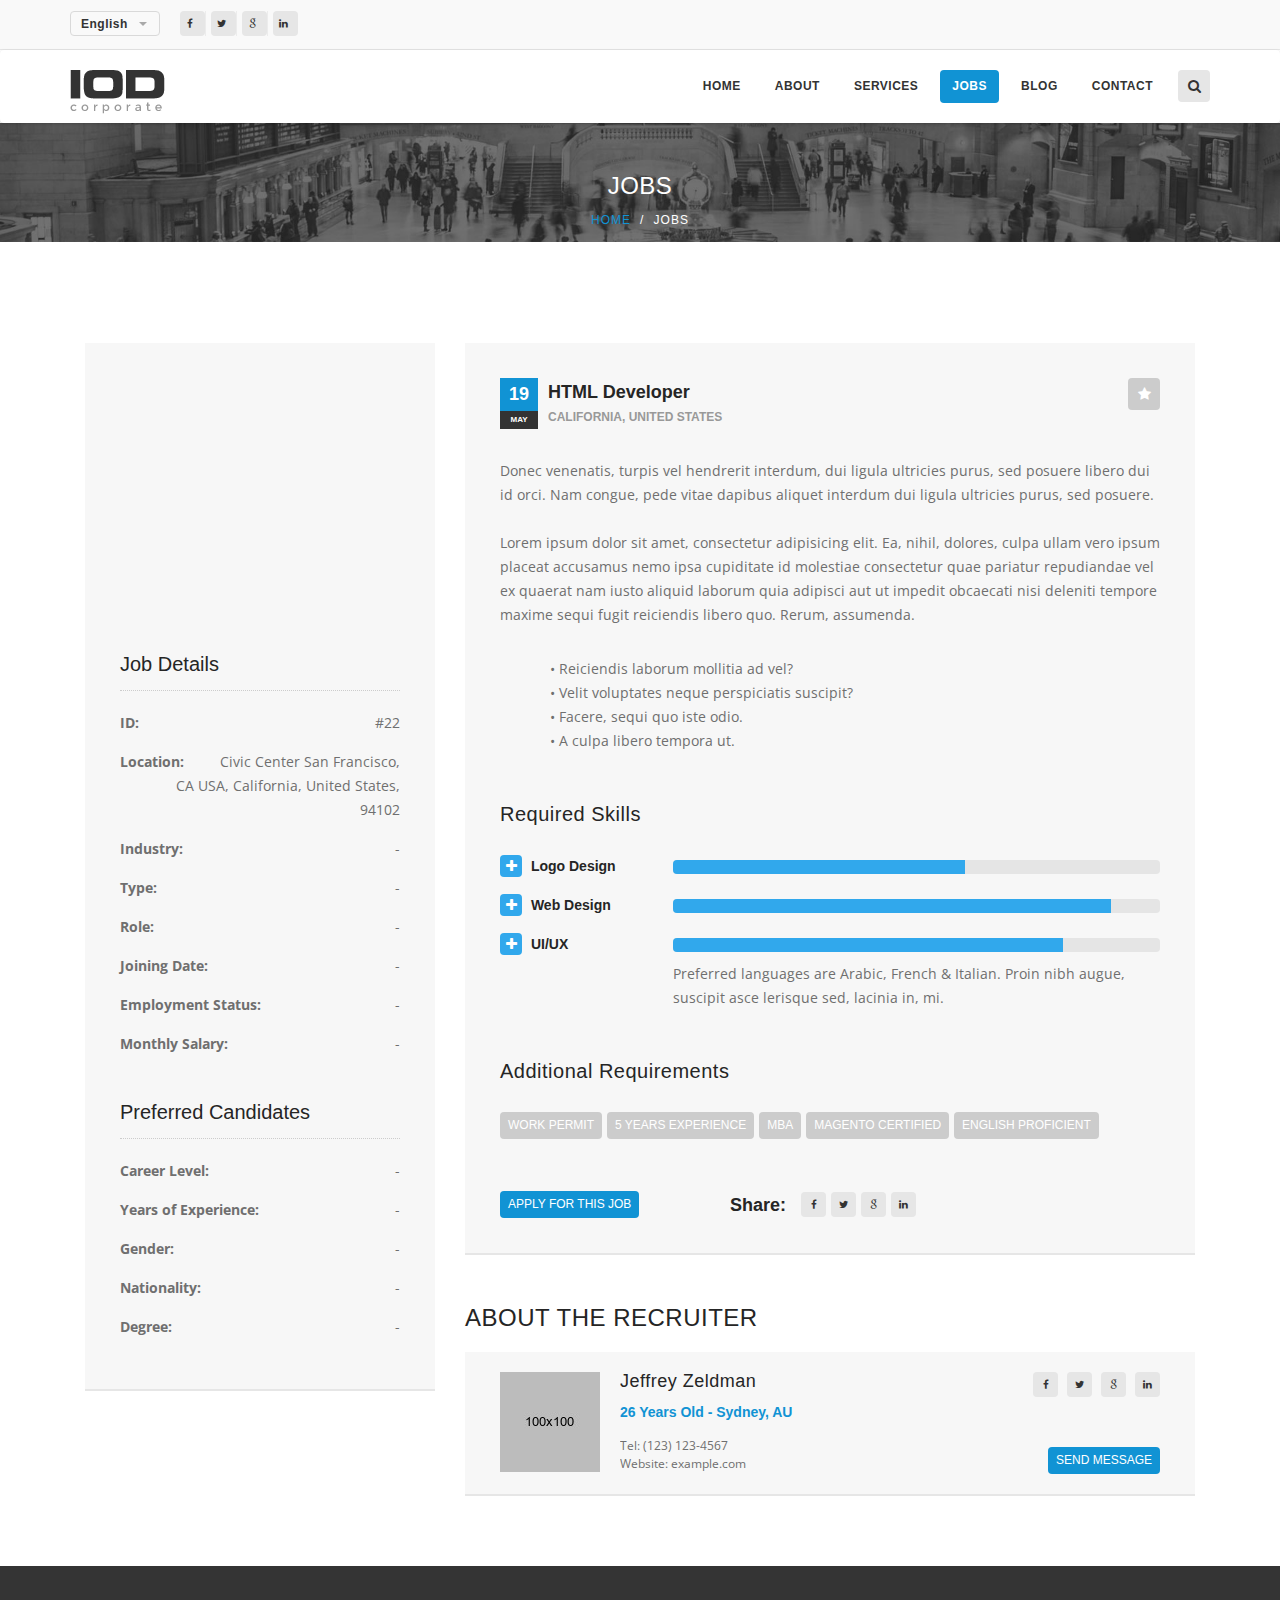
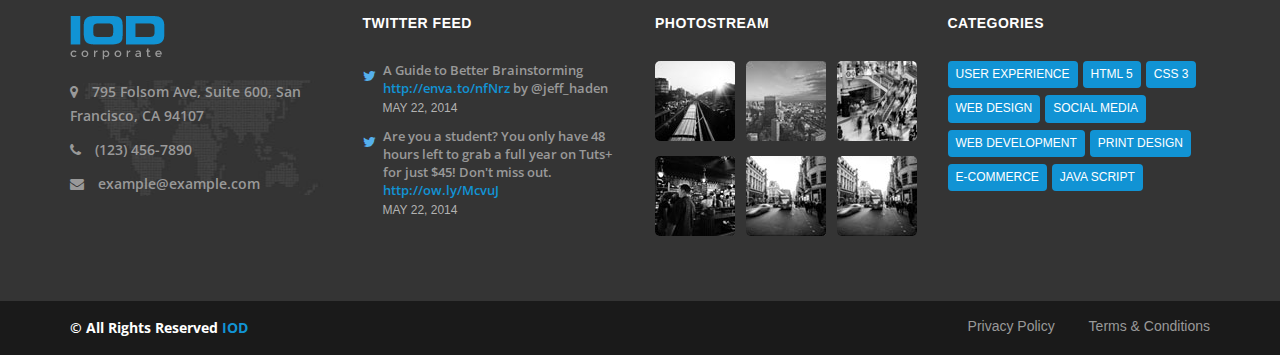
<file: t1/jobs(single)-left-sidebar.html>
<!DOCTYPE html>
<html lang="en">
<head>
<meta charset="utf-8">
<meta http-equiv="X-UA-Compatible" content="IE=edge">
<meta name="viewport" content="width=device-width, initial-scale=1">
<meta name="description" content="">
<meta name="author" content="M_Adnan">
<title>IOD - Corporate HTML5 Template</title>

<!-- Favicon -->
<link rel="icon" type="image/png" sizes="16x16" href="images/favicon.ico">

<!-- Bootstrap Core CSS -->
<link href="css/bootstrap.min.css" rel="stylesheet">

<!-- Custom CSS -->
<link href="css/font-awesome.min.css" rel="stylesheet" type="text/css">
<link href="css/ionicons.min.css" rel="stylesheet">
<link href="css/main.css" rel="stylesheet">
<link href="css/style.css" rel="stylesheet">
<link href="css/responsive.css" rel="stylesheet">

<!-- Online Fonts -->
<link href='https://fonts.googleapis.com/css?family=Raleway:400,600,800,200,500' rel='stylesheet' type='text/css'>
<link href='https://fonts.googleapis.com/css?family=Open+Sans:400,600italic,400italic,300,300italic,600,700,700italic,800,800italic' rel='stylesheet' type='text/css'>
<link href='https://fonts.googleapis.com/css?family=Libre+Baskerville:400italic,400,700' rel='stylesheet' type='text/css'>

<!-- COLORS -->
<link rel="stylesheet" id="color" href="css/colors/default.css">

<!-- JavaScripts -->
<script src="js/modernizr.js"></script>
<!-- HTML5 Shim and Respond.js IE8 support of HTML5 elements and media queries -->
<!-- WARNING: Respond.js doesn't work if you view the page via file:// -->
<!--[if lt IE 9]>
    <script src="https://oss.maxcdn.com/html5shiv/3.7.2/html5shiv.min.js"></script>
    <script src="https://oss.maxcdn.com/respond/1.4.2/respond.min.js"></script>
<![endif]-->
</head>
<body>

<!-- Wrap -->
<div id="wrap"> 
  
  <!-- header -->
  <header> 
    <!-- Top bar -->
    <div class="top-bar">
      <div class="top-info">
        <div class="container">
          <ul class="personal-info">
            <li>
              
          
          <!-- Right Sec -->
          <div class="right-sec"> 
            
            <!-- Language -->
            <select class="selectpicker">
              <option>English</option>
              <option>French</option>
              <option>Relish</option>
            </select>
            
            <!-- social -->
            <ul class="social">
              <li><a href="#."><i class="fa fa-facebook"></i></a></li>
              <li><a href="#."><i class="fa fa-twitter"></i></a></li>
              <li><a href="#."><i class="fa fa-google"></i></a></li>
              <li><a href="#."><i class="fa fa-linkedin"></i></a></li>
            </ul>
          </div>
        </div>
      </div>
    </div>
    
    <!-- Navigation -->
    <nav class="navbar">
      <div class="sticky">
        <div class="container"> 
          
          <!-- LOGO -->
          <div class="logo"> <a href="index.html"><img  class="img-responsive" src="images/logo.png" alt="" ></a> </div>
          
          <!-- Nav -->
          <ul class="nav ownmenu">
            <li> <a href="index.html">Home </a> </li>
      
              <ul class="dropdown">
                <li> <a href="about.html">About</a> </li>
             

                <li> <a href="jobs-left-sidebar.html">Jobs </a>
                  <ul class="dropdown">
                    <li> <a href="jobs-right-sidebar.html">Jobs Right Sidebar </a></li>
                    <li> <a href="jobs-left-sidebar.html">Jobs Left Sidebar </a></li>
                    <li> <a href="jobs(single)-left-sidebar.html">Jobs (single) Left Sidebar </a></li>
                    <li> <a href="jobs(single)-right-sidebar.html">Jobs (single) Right Sidebar </a></li>
                  </ul>
                </li>
                <li> <a href="revenues.html">Revenues </a></li>
                <li> <a href="company-presentation.html">Company Presentation</a></li>
                <li> <a href="blog.html">Blog </a></li>
                <li> <a href="blog-single.html">Blog Single </a></li>
                <li> <a href="contact.html">Contact</a></li>
              </ul>
            </li>
            <li> <a href="about.html">About </a> </li>
            <li> <a href="services(ver1).html">Services </a>
              <ul class="dropdown">
                <li> <a href="services(ver1).html">Services Version 1</a> </li>
                <li> <a href="services(ver2).html">Services Version 2</a> </li>
                <li> <a href="services(ver3).html">Services Version 3</a> </li>
                <li> <a href="services(ver4).html">Services Version 4</a> </li>
                <li> <a href="services(ver5).html">Services Version 5</a> </li>
                <li> <a href="services(stories).html">Services Stories</a> </li>
                <li> <a href="services(stories).html">Services Stories</a> </li>
                <li> <a href="services(annual-reports)_draft02.html">Services Annual Reports</a> </li>
                <li> <a href="services(media-relations)_draft02.html">Services Media Relations</a> </li>
                <li> <a href="services-left-sidebar(annual-report-single)_draft02.html">Annual Left Report Single</a> </li>
                <li> <a href="services-right-sidebar(annual-report-single)_draft02.html">Annual Right Report Single</a> </li>
              </ul>
            </li>
            <li class="active"> <a href="jobs-left-sidebar.html">Jobs </a>
              
            </li>
            <li> <a href="blog.html">Blog </a></li>
            <li> <a href="contact.html">Contact</a> </li>
          </ul>
          <!-- Search -->
          <div class="search-icon"> <a href="#."><i class="fa fa-search"></i></a>
            <form>
              <input class="form-control" type="search" placeholder="Type Here">
              <button type="submit"><i class="fa fa-search"></i></button>
            </form>
          </div>
        </div>
      </div>
    </nav>
  </header>
  
  <!-- SUB BANNER -->
  <section class="sub-bnr bnr-2" data-stellar-background-ratio="0.5">
    <div class="position-center-center">
      <div class="container">
        <h4>jobs</h4>
        <!-- Breadcrumbs -->
        <ol class="breadcrumb">
          <li><a href="">Home</a></li>
          <li class="active">jobs</li>
        </ol>
      </div>
    </div>
  </section>
  
  <!-- Content -->
  <div id="content"> 
    
    <!-- Job -->
    <section class="job padding-top-70 padding-bottom-70">
      <div class="container"> 
        
        <!-- Side Bar -->
        <div class="col-md-4">
          <div class="job-sider-bar"> 
            
            <!-- Map -->
            <div id="map"></div>
            
            <!-- Job Details -->
            <h5 class="side-tittle margin-top-30">Job Details</h5>
            <ul class="job-info">
              <li>
                <p><strong>ID:</strong> #22</p>
              </li>
              <li>
                <p><strong>Location:</strong> Civic Center San Francisco, CA USA, California, United States,<br>
                  94102</p>
              </li>
              <li>
                <p><strong>Industry:</strong> - </p>
              </li>
              <li>
                <p><strong>Type:</strong> - </p>
              </li>
              <li>
                <p><strong>Role:</strong> - </p>
              </li>
              <li>
                <p><strong>Joining Date:</strong> - </p>
              </li>
              <li>
                <p><strong>Employment Status:</strong> - </p>
              </li>
              <li>
                <p><strong>Monthly Salary:</strong> - </p>
              </li>
            </ul>
            
            <!-- Preferred Candidates -->
            <h5 class="side-tittle margin-top-30">Preferred Candidates</h5>
            <ul class="job-info">
              <li>
                <p><strong>Career Level:</strong> - </p>
              </li>
              <li>
                <p><strong>Years of Experience:</strong> - </p>
              </li>
              <li>
                <p><strong>Gender:</strong> - </p>
              </li>
              <li>
                <p><strong>Nationality:</strong> - </p>
              </li>
              <li>
                <p><strong>Degree:</strong> - </p>
              </li>
            </ul>
          </div>
        </div>
        
        <!-- Job  Content -->
        <div class="col-md-8">
          <div class="job-content"> 
            
            <!-- Job Tittle -->
            <div class="job-tittle">
              <div class="media-left">
                <div class="date"> 19 <span>MAY</span> </div>
              </div>
              <div class="media-body">
                <h5>HTML Developer</h5>
                <span>california, united states</span> </div>
              <!-- Save -->
              <div class="star-save"> <a href="#."><i class="fa fa-star"></i></a> </div>
              <p>Donec venenatis, turpis vel hendrerit interdum, dui ligula ultricies purus, sed posuere libero dui id orci. Nam congue, pede vitae dapibus aliquet interdum dui ligula ultricies purus, sed posuere.</p>
            </div>
            <p>
              <br>
              Lorem ipsum dolor sit amet, consectetur adipisicing elit. Ea, nihil, dolores, culpa ullam vero ipsum placeat accusamus nemo ipsa cupiditate id molestiae consectetur quae pariatur repudiandae vel ex quaerat nam iusto aliquid laborum quia adipisci aut ut impedit obcaecati nisi deleniti tempore maxime sequi fugit reiciendis libero quo. Rerum, assumenda. </p>
            <ul class="margin-top-30 padding-left-50">
              <li>
                <p> •  Reiciendis laborum mollitia ad vel?</p>
              </li>
              <li>
                <p> •  Velit voluptates neque perspiciatis suscipit?</p>
              </li>
              <li>
                <p> •  Facere, sequi quo iste odio.</p>
              </li>
              <li>
                <p> •  A culpa libero tempora ut.</p>
              </li>
            </ul>
            
            <!-- Required Skills -->
            <h5 class="margin-top-50">Required Skills</h5>
            <div class="job-skills"> 
              
              <!-- Logo Design -->
              <ul class="row">
                <li class="col-sm-3">
                  <h6><i class="fa fa-plus"></i> Logo Design</h6>
                </li>
                <li class="col-sm-9">
                  <div class="progress">
                    <div class="progress-bar" role="progressbar" aria-valuenow="60" aria-valuemin="0" aria-valuemax="100" style="width: 60%;"> </div>
                  </div>
                </li>
              </ul>
              
              <!-- Logo Design -->
              <ul class="row">
                <li class="col-sm-3">
                  <h6><i class="fa fa-plus"></i> Web Design</h6>
                </li>
                <li class="col-sm-9">
                  <div class="progress">
                    <div class="progress-bar" role="progressbar" aria-valuenow="60" aria-valuemin="0" aria-valuemax="100" style="width: 90%;"> </div>
                  </div>
                </li>
              </ul>
              
              <!-- UI / UX -->
              <ul class="row">
                <li class="col-sm-3">
                  <h6><i class="fa fa-plus"></i> UI/UX</h6>
                </li>
                <li class="col-sm-9">
                  <div class="progress">
                    <div class="progress-bar" role="progressbar" aria-valuenow="60" aria-valuemin="0" aria-valuemax="100" style="width: 80%;"> </div>
                  </div>
                  <p>Preferred languages are Arabic, French & Italian. Proin nibh augue, suscipit asce lerisque sed, lacinia in, mi.</p>
                </li>
              </ul>
              
              <!-- Additional Requirements -->
              <h5 class="margin-top-50">Additional Requirements</h5>
              <ul class="tags dall margin-bottom-40">
                <li><a href="#.">WORK PERMIT</a></li>
                <li><a href="#.">5 Years Experience</a></li>
                <li><a href="#.">MBA</a></li>
                <li><a href="#.">Magento Certified</a></li>
                <li><a href="#.">english proficient</a></li>
              </ul>
              
              <!-- Share -->
              <div class="row share-info">
                <div class="col-md-4"> <span class="sm-tags">Apply for this Job</span> </div>
                <div class="col-md-5">
                  <h6 class="margin-top-5">Share:</h6>
                  <ul class="social">
                    <li><a href="#."><i class="fa fa-facebook"></i></a></li>
                    <li><a href="#."><i class="fa fa-twitter"></i></a></li>
                    <li><a href="#."><i class="fa fa-google"></i></a></li>
                    <li><a href="#."><i class="fa fa-linkedin"></i></a></li>
                  </ul>
                </div>
              </div>
            </div>
          </div>
          
          <!-- About Admin -->
          <h4 class="font-normal margin-top-50 margin-bottom-20">About the recruiter</h4>
          <!-- About Admin -->
          <div class="admin-job">
            <ul class="row">
              <li class="col-md-8">
                <div class="media-left">
                  <div class="admin-img"> <img class="img-responsive" src="images/job-admin.jpg" alt=""> </div>
                </div>
                <div class="media-body">
                  <h5>Jeffrey Zeldman</h5>
                  <span class="primary-color font-bold">26 Years Old - Sydney, AU</span>
                  <p>Tel: (123) 123-4567<br>
                    Website: example.com</p>
                </div>
              </li>
              
              <!-- Social -->
              <li class="col-md-4 text-right">
                <ul class="social">
                  <li><a href="#."><i class="fa fa-facebook"></i></a></li>
                  <li><a href="#."><i class="fa fa-twitter"></i></a></li>
                  <li><a href="#."><i class="fa fa-google"></i></a></li>
                  <li><a href="#."><i class="fa fa-linkedin"></i></a></li>
                </ul>
                <a href="#." class="sm-tags margin-top-50">Send Message</a> </li>
            </ul>
          </div>
        </div>
      </div>
    </section>
  </div>
  
  <!-- FOOTER -->
  <footer>
    <div class="container">
      <div class="row"> 
        
        <!-- ABOUT -->
        <div class="col-md-3"> <img src="images/logo-footer.png" alt="" >
          <div class="about-foot">
            <ul>
              <li>
                <p><i class="fa fa-map-marker"></i> 795 Folsom Ave, Suite 600, San Francisco, CA 94107</p>
              </li>
              <li>
                <p><i class="fa fa-phone"></i> (123) 456-7890</p>
              </li>
              <li>
                <p><i class="fa fa-envelope"></i> example@example.com</p>
              </li>
            </ul>
          </div>
        </div>
        
        <!-- Twitter Feed -->
        <div class="col-md-3">
          <h6>Twitter Feed</h6>
          <ul class="tweet">
            <li>
              <p>A Guide to Better Brainstorming <a href="#." class="primary-color">http://enva.to/nfNrz</a> by @jeff_haden </p>
              <span>May 22, 2014</span> </li>
            <li>
              <p>Are you a student? You only have 48 hours left to grab a full year on Tuts+ for just $45! Don't miss out. <a href="#." class="primary-color">http://ow.ly/McvuJ</a> </p>
              <span>May 22, 2014</span> </li>
          </ul>
        </div>
        
        <!-- Photostream -->
        <div class="col-md-3">
          <h6>Photostream</h6>
          <ul class="photo-steam">
            <li><a href="#."><img src="images/photo-img-1.jpg" alt="" ></a></li>
            <li><a href="#."><img src="images/photo-img-2.jpg" alt="" ></a></li>
            <li><a href="#."><img src="images/photo-img-3.jpg" alt="" ></a></li>
            <li><a href="#."><img src="images/photo-img-4.jpg" alt="" ></a></li>
            <li><a href="#."><img src="images/photo-img-5.jpg" alt="" ></a></li>
            <li><a href="#."><img src="images/photo-img-6.jpg" alt="" ></a></li>
          </ul>
        </div>
        
        <!-- Categories -->
        <div class="col-md-3">
          <h6>Categories</h6>
          <ul class="tags">
            <li><a href="#.">User Experience</a></li>
            <li><a href="#.">html 5</a></li>
            <li><a href="#.">Css 3</a></li>
            <li><a href="#.">Web Design</a></li>
            <li><a href="#.">Social Media</a></li>
            <li><a href="#.">Web Development</a></li>
            <li><a href="#.">Print Design</a></li>
            <li><a href="#.">e-commerce</a></li>
            <li><a href="#.">Java script</a></li>
          </ul>
        </div>
      </div>
    </div>
  </footer>
  
<!-- RIGHTS -->
  <div class="rights">
    <div class="container">
      <div class="row">
        <div class="col-md-6">
          <p> © All Rights Reserved <span class="primary-color">IOD </span></p>
        </div>
        <div class="col-md-6 text-right"> <a href="#.">Privacy Policy</a> <a href="#.">Terms & Conditions</a> </div>
      </div>
    </div>
  </div>
</div>
<script src="js/jquery-1.11.0.min.js"></script> 
<script src="js/bootstrap.min.js"></script> 
<script src="js/own-menu.js"></script> 
<script src="js/jquery.isotope.min.js"></script> 
<script src="js/jquery.flexslider-min.js"></script> 
<script src="js/jquery.countTo.js"></script> 
<script src="js/owl.carousel.min.js"></script> 
<script src="js/jquery.cubeportfolio.min.js"></script> 
<script src="js/jquery.colio.min.js"></script> 
<script src="js/main.js"></script> 

<!-- Begin Map Script--> 
<script type='text/javascript' src='http://maps.google.com/maps/api/js?sensor=false'></script> 
<script type="text/javascript">
/*==========  Map  ==========*/
var map;
function initialize_map() {
if ($('#map').length) {
	var myLatLng = new google.maps.LatLng(-37.814199, 144.961560);
	var mapOptions = {
		zoom: 17,
		center: myLatLng,
		scrollwheel: false,
		panControl: false,
		zoomControl: true,
		scaleControl: false,
		mapTypeControl: false,
		streetViewControl: false
	};
	map = new google.maps.Map(document.getElementById('map'), mapOptions);
	var marker = new google.maps.Marker({
		position: myLatLng,
		map: map,
		tittle: 'Envato',
		icon: './images/job-locator.png'
	});
} else {
	return false;
}
}
google.maps.event.addDomListener(window, 'load', initialize_map);
</script>
</body>
</html>
</file>
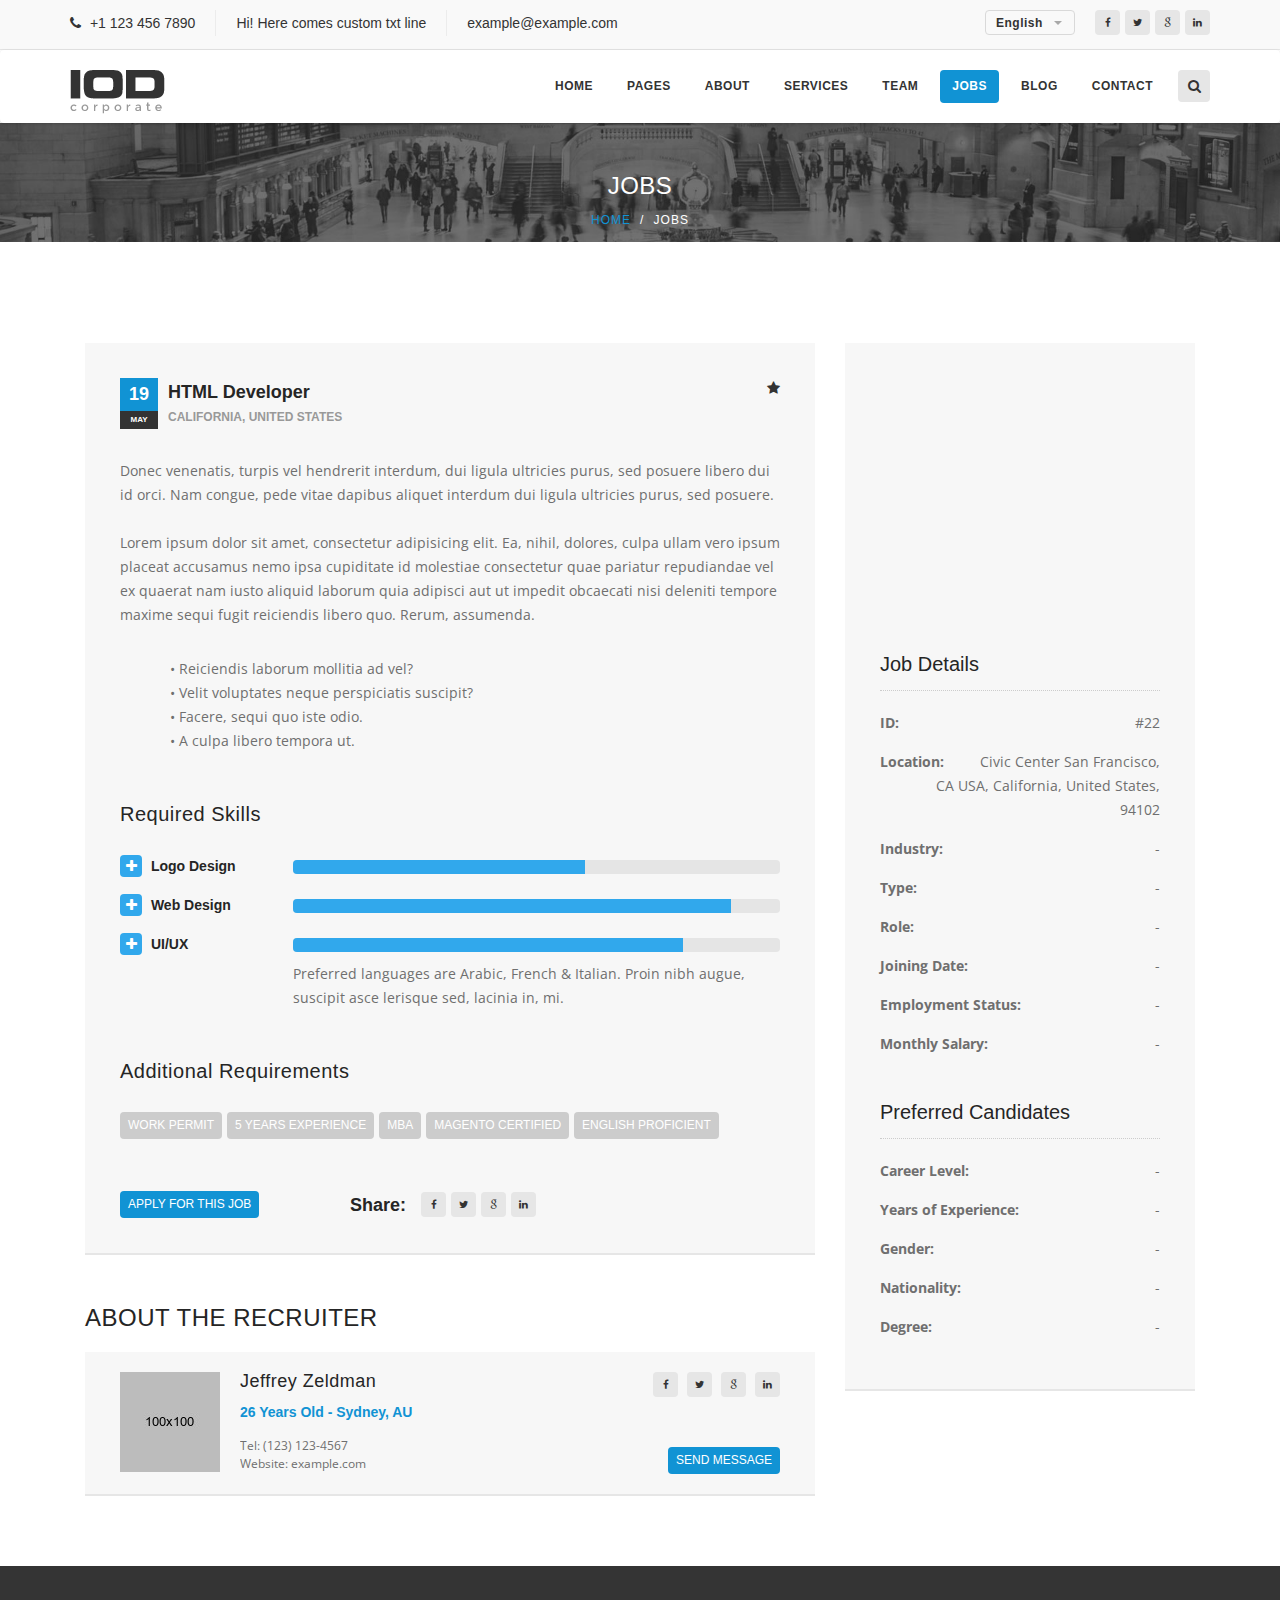
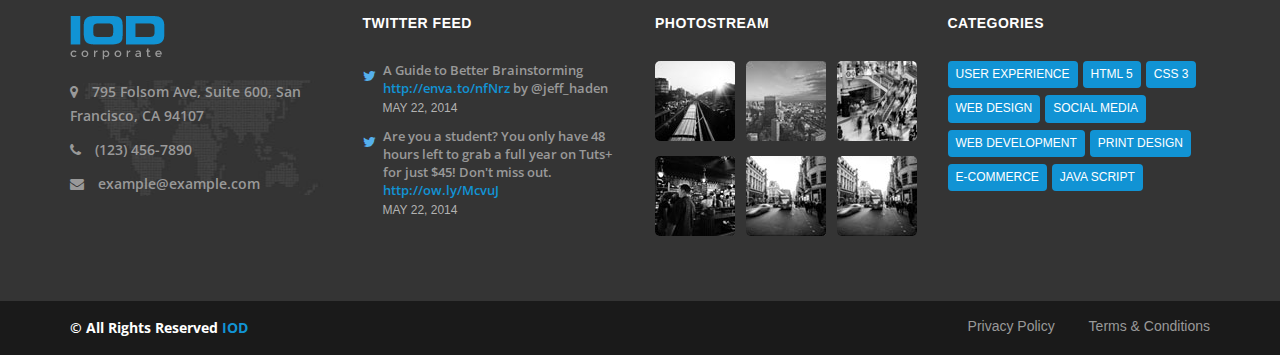
<file: t1/jobs(single)-right-sidebar.html>
<!DOCTYPE html>
<html lang="en">
<head>
<meta charset="utf-8">
<meta http-equiv="X-UA-Compatible" content="IE=edge">
<meta name="viewport" content="width=device-width, initial-scale=1">
<meta name="description" content="">
<meta name="author" content="M_Adnan">
<title>IOD - Corporate HTML5 Template</title>

<!-- Favicon -->
<link rel="icon" type="image/png" sizes="16x16" href="images/favicon.ico">

<!-- Bootstrap Core CSS -->
<link href="css/bootstrap.min.css" rel="stylesheet">

<!-- Custom CSS -->
<link href="css/font-awesome.min.css" rel="stylesheet" type="text/css">
<link href="css/ionicons.min.css" rel="stylesheet">
<link href="css/main.css" rel="stylesheet">
<link href="css/style.css" rel="stylesheet">
<link href="css/responsive.css" rel="stylesheet">

<!-- Online Fonts -->
<link href='https://fonts.googleapis.com/css?family=Raleway:400,600,800,200,500' rel='stylesheet' type='text/css'>
<link href='https://fonts.googleapis.com/css?family=Open+Sans:400,600italic,400italic,300,300italic,600,700,700italic,800,800italic' rel='stylesheet' type='text/css'>
<link href='https://fonts.googleapis.com/css?family=Libre+Baskerville:400italic,400,700' rel='stylesheet' type='text/css'>

<!-- COLORS -->
<link rel="stylesheet" id="color" href="css/colors/default.css">

<!-- JavaScripts -->
<script src="js/modernizr.js"></script>
<!-- HTML5 Shim and Respond.js IE8 support of HTML5 elements and media queries -->
<!-- WARNING: Respond.js doesn't work if you view the page via file:// -->
<!--[if lt IE 9]>
    <script src="https://oss.maxcdn.com/html5shiv/3.7.2/html5shiv.min.js"></script>
    <script src="https://oss.maxcdn.com/respond/1.4.2/respond.min.js"></script>
<![endif]-->
</head>
<body>

<!-- Wrap -->
<div id="wrap"> 
  
  <!-- header -->
  <header> 
    <!-- Top bar -->
    <div class="top-bar">
      <div class="top-info">
        <div class="container">
          <ul class="personal-info">
            <li>
              <p><i class="fa fa-phone"></i> +1 123 456 7890 </p>
            </li>
            <li>
              <p>Hi! Here comes custom txt line </p>
            </li>
            <li>
              <p>example@example.com </p>
            </li>
          </ul>
          
          <!-- Right Sec -->
          <div class="right-sec"> 
            
            <!-- Language -->
            <select class="selectpicker">
              <option>English</option>
              <option>French</option>
              <option>Relish</option>
            </select>
            
            <!-- social -->
            <ul class="social">
              <li><a href="#."><i class="fa fa-facebook"></i></a></li>
              <li><a href="#."><i class="fa fa-twitter"></i></a></li>
              <li><a href="#."><i class="fa fa-google"></i></a></li>
              <li><a href="#."><i class="fa fa-linkedin"></i></a></li>
            </ul>
          </div>
        </div>
      </div>
    </div>
    
    <!-- Navigation -->
    <nav class="navbar">
      <div class="sticky">
        <div class="container"> 
          
          <!-- LOGO -->
          <div class="logo"> <a href="index.html"><img  class="img-responsive" src="images/logo.png" alt="" ></a> </div>
          
          <!-- Nav -->
          <ul class="nav ownmenu">
            <li> <a href="index.html">Home </a> </li>
            <li> <a href="index.html">Pages </a>
              <ul class="dropdown">
                <li> <a href="about.html">About</a> </li>
                <li> <a href="shop.html">Shop</a>
                  <ul class="dropdown">
                    <li> <a href="shop.html">Shop</a> </li>
                    <li> <a href="shop-single.html">Shop Single</a> </li>
                    <li> <a href="checkout-step1.html">Checkout Step1</a> </li>
                    <li> <a href="checkout-step2.html">Checkout Step2</a> </li>
                    <li> <a href="checkout-step3.html">Checkout Step3</a> </li>
                    <li> <a href="checkout-address(step2).html">Checkout Address(step2)</a> </li>
                  </ul>
                </li>
                <li> <a href="services(ver1).html">Services </a>
                  <ul class="dropdown">
                    <li> <a href="services(ver1).html">Services Version 1</a> </li>
                    <li> <a href="services(ver2).html">Services Version 2</a> </li>
                    <li> <a href="services(ver3).html">Services Version 3</a> </li>
                    <li> <a href="services(ver4).html">Services Version 4</a> </li>
                    <li> <a href="services(ver5).html">Services Version 5</a> </li>
                    <li> <a href="services(stories).html">Services Stories</a> </li>
                    <li> <a href="services(annual-reports)_draft02.html">Services Annual Reports</a> </li>
                    <li> <a href="services(media-relations)_draft02.html">Services Media Relations</a> </li>
                    <li> <a href="services-left-sidebar(annual-report-single)_draft02.html">Annual Left Report Single</a> </li>
                    <li> <a href="services-right-sidebar(annual-report-single)_draft02.html">Annual Right Report Single</a> </li>
                  </ul>
                </li>
                <li> <a href="team-2-columns.html">Team </a>
                  <ul class="dropdown">
                    <li> <a href="team-2-columns.html">Team 2 Columns</a> </li>
                    <li> <a href="team-3-columns.html">Team 3 Columns</a> </li>
                    <li> <a href="team-4-columns.html">Team 4 Columns</a> </li>
                  </ul>
                </li>
                <li> <a href="jobs-left-sidebar.html">Jobs </a>
                  <ul class="dropdown">
                    <li> <a href="jobs-right-sidebar.html">Jobs Right Sidebar </a></li>
                    <li> <a href="jobs-left-sidebar.html">Jobs Left Sidebar </a></li>
                    <li> <a href="jobs(single)-left-sidebar.html">Jobs (single) Left Sidebar </a></li>
                    <li> <a href="jobs(single)-right-sidebar.html">Jobs (single) Right Sidebar </a></li>
                  </ul>
                </li>
                <li> <a href="revenues.html">Revenues </a></li>
                <li> <a href="company-presentation.html">Company Presentation</a></li>
                <li> <a href="blog.html">Blog </a></li>
                <li> <a href="blog-single.html">Blog Single </a></li>
                <li> <a href="contact.html">Contact</a></li>
              </ul>
            </li>
            <li> <a href="about.html">About </a> </li>
            <li> <a href="services(ver1).html">Services </a>
              <ul class="dropdown">
                <li> <a href="services(ver1).html">Services Version 1</a> </li>
                <li> <a href="services(ver2).html">Services Version 2</a> </li>
                <li> <a href="services(ver3).html">Services Version 3</a> </li>
                <li> <a href="services(ver4).html">Services Version 4</a> </li>
                <li> <a href="services(ver5).html">Services Version 5</a> </li>
                <li> <a href="services(stories).html">Services Stories</a> </li>
                <li> <a href="services(stories).html">Services Stories</a> </li>
                <li> <a href="services(annual-reports)_draft02.html">Services Annual Reports</a> </li>
                <li> <a href="services(media-relations)_draft02.html">Services Media Relations</a> </li>
                <li> <a href="services-left-sidebar(annual-report-single)_draft02.html">Annual Left Report Single</a> </li>
                <li> <a href="services-right-sidebar(annual-report-single)_draft02.html">Annual Right Report Single</a> </li>
              </ul>
            </li>
            <li> <a href="team-2-columns.html">Team </a>
              <ul class="dropdown">
                <li> <a href="team-2-columns.html">Team 2 Columns</a> </li>
                <li> <a href="team-3-columns.html">Team 3 Columns</a> </li>
                <li> <a href="team-4-columns.html">Team 4 Columns</a> </li>
              </ul>
            </li>
            <li class="active"> <a href="jobs-left-sidebar.html">Jobs </a>
              <ul class="dropdown">
                <li> <a href="jobs-right-sidebar.html">Jobs Right Sidebar </a></li>
                <li> <a href="jobs-left-sidebar.html">Jobs Left Sidebar </a></li>
                <li> <a href="jobs(single)-left-sidebar.html">Jobs (single) Left Sidebar </a></li>
                <li> <a href="jobs(single)-right-sidebar.html">Jobs (single) Right Sidebar </a></li>
              </ul>
            </li>
            <li> <a href="blog.html">Blog </a></li>
            <li> <a href="contact.html">Contact</a> </li>
          </ul>
          <!-- Search -->
          <div class="search-icon"> <a href="#."><i class="fa fa-search"></i></a>
            <form>
              <input class="form-control" type="search" placeholder="Type Here">
              <button type="submit"><i class="fa fa-search"></i></button>
            </form>
          </div>
        </div>
      </div>
    </nav>
  </header>
  
  <!-- SUB BANNER -->
  <section class="sub-bnr bnr-2" data-stellar-background-ratio="0.5">
    <div class="position-center-center">
      <div class="container">
        <h4>jobs</h4>
        <!-- Breadcrumbs -->
        <ol class="breadcrumb">
          <li><a href="">Home</a></li>
          <li class="active">jobs</li>
        </ol>
      </div>
    </div>
  </section>
  
  <!-- Content -->
  <div id="content"> 
    
    <!-- Job -->
    <section class="job padding-top-70 padding-bottom-70">
      <div class="container"> 
        
        <!-- Job  Content -->
        <div class="col-md-8">
          <div class="job-content"> 
            
            <!-- Job Tittle -->
            <div class="job-tittle">
              <div class="media-left">
                <div class="date"> 19 <span>MAY</span> </div>
              </div>
              <div class="media-body">
                <h5>HTML Developer</h5>
                <span>california, united states</span> </div>
              <!-- Save -->
              <div class="star-save"> <i class="fa fa-star"></i> </div>
              
              <p>Donec venenatis, turpis vel hendrerit interdum, dui ligula ultricies purus, sed posuere libero dui id orci. Nam congue, pede vitae dapibus aliquet interdum dui ligula ultricies purus, sed posuere.</p>
            </div>
            <p>
              <br>
              Lorem ipsum dolor sit amet, consectetur adipisicing elit. Ea, nihil, dolores, culpa ullam vero ipsum placeat accusamus nemo ipsa cupiditate id molestiae consectetur quae pariatur repudiandae vel ex quaerat nam iusto aliquid laborum quia adipisci aut ut impedit obcaecati nisi deleniti tempore maxime sequi fugit reiciendis libero quo. Rerum, assumenda. </p>
            <ul class="margin-top-30 padding-left-50">
              <li>
                <p> •  Reiciendis laborum mollitia ad vel?</p>
              </li>
              <li>
                <p> •  Velit voluptates neque perspiciatis suscipit?</p>
              </li>
              <li>
                <p> •  Facere, sequi quo iste odio.</p>
              </li>
              <li>
                <p> •  A culpa libero tempora ut.</p>
              </li>
            </ul>
            
            <!-- Required Skills -->
            <h5 class="margin-top-50">Required Skills</h5>
            <div class="job-skills"> 
              
              <!-- Logo Design -->
              <ul class="row">
                <li class="col-sm-3">
                  <h6><i class="fa fa-plus"></i> Logo Design</h6>
                </li>
                <li class="col-sm-9">
                  <div class="progress">
                    <div class="progress-bar" role="progressbar" aria-valuenow="60" aria-valuemin="0" aria-valuemax="100" style="width: 60%;"> </div>
                  </div>
                </li>
              </ul>
              
              <!-- Logo Design -->
              <ul class="row">
                <li class="col-sm-3">
                  <h6><i class="fa fa-plus"></i> Web Design</h6>
                </li>
                <li class="col-sm-9">
                  <div class="progress">
                    <div class="progress-bar" role="progressbar" aria-valuenow="60" aria-valuemin="0" aria-valuemax="100" style="width: 90%;"> </div>
                  </div>
                </li>
              </ul>
              
              <!-- UI / UX -->
              <ul class="row">
                <li class="col-sm-3">
                  <h6><i class="fa fa-plus"></i> UI/UX</h6>
                </li>
                <li class="col-sm-9">
                  <div class="progress">
                    <div class="progress-bar" role="progressbar" aria-valuenow="60" aria-valuemin="0" aria-valuemax="100" style="width: 80%;"> </div>
                  </div>
                  <p>Preferred languages are Arabic, French & Italian. Proin nibh augue, suscipit asce lerisque sed, lacinia in, mi.</p>
                </li>
              </ul>
              
              <!-- Additional Requirements -->
              <h5 class="margin-top-50">Additional Requirements</h5>
              <ul class="tags dall margin-bottom-40">
                <li><a href="#.">WORK PERMIT</a></li>
                <li><a href="#.">5 Years Experience</a></li>
                <li><a href="#.">MBA</a></li>
                <li><a href="#.">Magento Certified</a></li>
                <li><a href="#.">english proficient</a></li>
              </ul>
              
              <!-- Share -->
              <div class="row share-info">
                <div class="col-md-4"> <span class="sm-tags">Apply for this Job</span> </div>
                <div class="col-md-5">
                  <h6 class="margin-top-5">Share:</h6>
                  <ul class="social">
                    <li><a href="#."><i class="fa fa-facebook"></i></a></li>
                    <li><a href="#."><i class="fa fa-twitter"></i></a></li>
                    <li><a href="#."><i class="fa fa-google"></i></a></li>
                    <li><a href="#."><i class="fa fa-linkedin"></i></a></li>
                  </ul>
                </div>
              </div>
            </div>
          </div>
          
          <!-- About Admin -->
          <h4 class="font-normal margin-top-50 margin-bottom-20">About the recruiter</h4>
          <!-- About Admin -->
          <div class="admin-job">
            <ul class="row">
              <li class="col-md-8">
                <div class="media-left">
                  <div class="admin-img"> <img class="img-responsive" src="images/job-admin.jpg" alt=""> </div>
                </div>
                <div class="media-body">
                  <h5>Jeffrey Zeldman</h5>
                  <span class="primary-color font-bold">26 Years Old - Sydney, AU</span>
                  <p>Tel: (123) 123-4567<br>
                    Website: example.com</p>
                </div>
              </li>
              
              <!-- Social -->
              <li class="col-md-4 text-right">
                <ul class="social">
                  <li><a href="#."><i class="fa fa-facebook"></i></a></li>
                  <li><a href="#."><i class="fa fa-twitter"></i></a></li>
                  <li><a href="#."><i class="fa fa-google"></i></a></li>
                  <li><a href="#."><i class="fa fa-linkedin"></i></a></li>
                </ul>
                <a href="#." class="sm-tags margin-top-50">Send Message</a> </li>
            </ul>
          </div>
        </div>
        
        <!-- Side Bar -->
        <div class="col-md-4">
          <div class="job-sider-bar"> 
            
            <!-- Map -->
            <div id="map"></div>
            
            <!-- Job Details -->
            <h5 class="side-tittle margin-top-30">Job Details</h5>
            <ul class="job-info">
              <li>
                <p><strong>ID:</strong> #22</p>
              </li>
              <li>
                <p><strong>Location:</strong> Civic Center San Francisco, CA USA, California, United States,<br>
                  94102</p>
              </li>
              <li>
                <p><strong>Industry:</strong> - </p>
              </li>
              <li>
                <p><strong>Type:</strong> - </p>
              </li>
              <li>
                <p><strong>Role:</strong> - </p>
              </li>
              <li>
                <p><strong>Joining Date:</strong> - </p>
              </li>
              <li>
                <p><strong>Employment Status:</strong> - </p>
              </li>
              <li>
                <p><strong>Monthly Salary:</strong> - </p>
              </li>
            </ul>
            
            <!-- Preferred Candidates -->
            <h5 class="side-tittle margin-top-30">Preferred Candidates</h5>
            <ul class="job-info">
              <li>
                <p><strong>Career Level:</strong> - </p>
              </li>
              <li>
                <p><strong>Years of Experience:</strong> - </p>
              </li>
              <li>
                <p><strong>Gender:</strong> - </p>
              </li>
              <li>
                <p><strong>Nationality:</strong> - </p>
              </li>
              <li>
                <p><strong>Degree:</strong> - </p>
              </li>
            </ul>
          </div>
        </div>
      </div>
    </section>
  </div>
  
  <!-- FOOTER -->
  <footer>
    <div class="container">
      <div class="row"> 
        
        <!-- ABOUT -->
        <div class="col-md-3"> <img src="images/logo-footer.png" alt="" >
          <div class="about-foot">
            <ul>
              <li>
                <p><i class="fa fa-map-marker"></i> 795 Folsom Ave, Suite 600, San Francisco, CA 94107</p>
              </li>
              <li>
                <p><i class="fa fa-phone"></i> (123) 456-7890</p>
              </li>
              <li>
                <p><i class="fa fa-envelope"></i> example@example.com</p>
              </li>
            </ul>
          </div>
        </div>
        
        <!-- Twitter Feed -->
        <div class="col-md-3">
          <h6>Twitter Feed</h6>
          <ul class="tweet">
            <li>
              <p>A Guide to Better Brainstorming <a href="#." class="primary-color">http://enva.to/nfNrz</a> by @jeff_haden </p>
              <span>May 22, 2014</span> </li>
            <li>
              <p>Are you a student? You only have 48 hours left to grab a full year on Tuts+ for just $45! Don't miss out. <a href="#." class="primary-color">http://ow.ly/McvuJ</a> </p>
              <span>May 22, 2014</span> </li>
          </ul>
        </div>
        
        <!-- Photostream -->
        <div class="col-md-3">
          <h6>Photostream</h6>
          <ul class="photo-steam">
            <li><a href="#."><img src="images/photo-img-1.jpg" alt="" ></a></li>
            <li><a href="#."><img src="images/photo-img-2.jpg" alt="" ></a></li>
            <li><a href="#."><img src="images/photo-img-3.jpg" alt="" ></a></li>
            <li><a href="#."><img src="images/photo-img-4.jpg" alt="" ></a></li>
            <li><a href="#."><img src="images/photo-img-5.jpg" alt="" ></a></li>
            <li><a href="#."><img src="images/photo-img-6.jpg" alt="" ></a></li>
          </ul>
        </div>
        
        <!-- Categories -->
        <div class="col-md-3">
          <h6>Categories</h6>
          <ul class="tags">
            <li><a href="#.">User Experience</a></li>
            <li><a href="#.">html 5</a></li>
            <li><a href="#.">Css 3</a></li>
            <li><a href="#.">Web Design</a></li>
            <li><a href="#.">Social Media</a></li>
            <li><a href="#.">Web Development</a></li>
            <li><a href="#.">Print Design</a></li>
            <li><a href="#.">e-commerce</a></li>
            <li><a href="#.">Java script</a></li>
          </ul>
        </div>
      </div>
    </div>
  </footer>
  
<!-- RIGHTS -->
  <div class="rights">
    <div class="container">
      <div class="row">
        <div class="col-md-6">
          <p> © All Rights Reserved <span class="primary-color">IOD </span></p>
        </div>
        <div class="col-md-6 text-right"> <a href="#.">Privacy Policy</a> <a href="#.">Terms & Conditions</a> </div>
      </div>
    </div>
  </div>
</div>
<script src="js/jquery-1.11.0.min.js"></script> 
<script src="js/bootstrap.min.js"></script> 
<script src="js/own-menu.js"></script> 
<script src="js/jquery.isotope.min.js"></script> 
<script src="js/jquery.flexslider-min.js"></script> 
<script src="js/jquery.countTo.js"></script> 
<script src="js/owl.carousel.min.js"></script> 
<script src="js/jquery.cubeportfolio.min.js"></script> 
<script src="js/jquery.colio.min.js"></script> 
<script src="js/main.js"></script> 

<!-- Begin Map Script--> 
<script type='text/javascript' src='http://maps.google.com/maps/api/js?sensor=false'></script> 
<script type="text/javascript">
/*==========  Map  ==========*/
var map;
function initialize_map() {
if ($('#map').length) {
	var myLatLng = new google.maps.LatLng(-37.814199, 144.961560);
	var mapOptions = {
		zoom: 17,
		center: myLatLng,
		scrollwheel: false,
		panControl: false,
		zoomControl: true,
		scaleControl: false,
		mapTypeControl: false,
		streetViewControl: false
	};
	map = new google.maps.Map(document.getElementById('map'), mapOptions);
	var marker = new google.maps.Marker({
		position: myLatLng,
		map: map,
		tittle: 'Envato',
		icon: './images/job-locator.png'
	});
} else {
	return false;
}
}
google.maps.event.addDomListener(window, 'load', initialize_map);
</script>
</body>
</html>
</file>
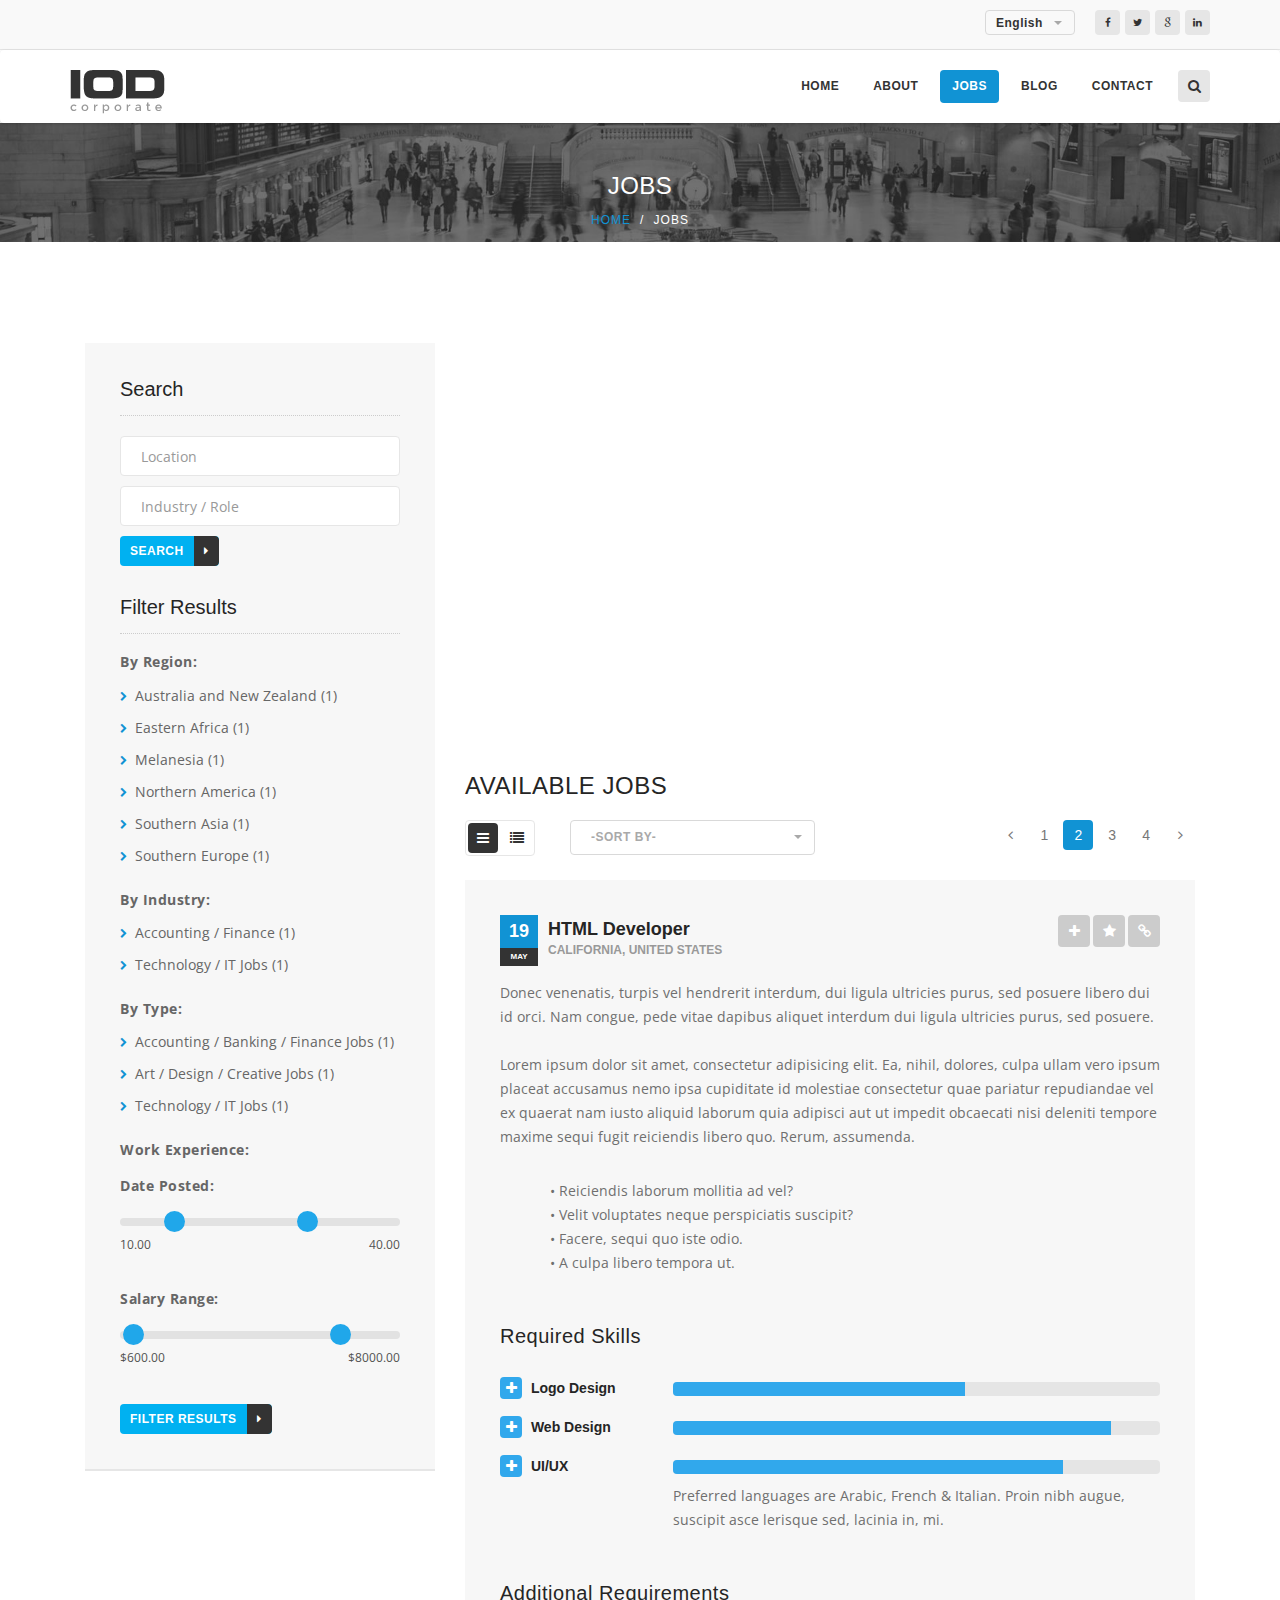
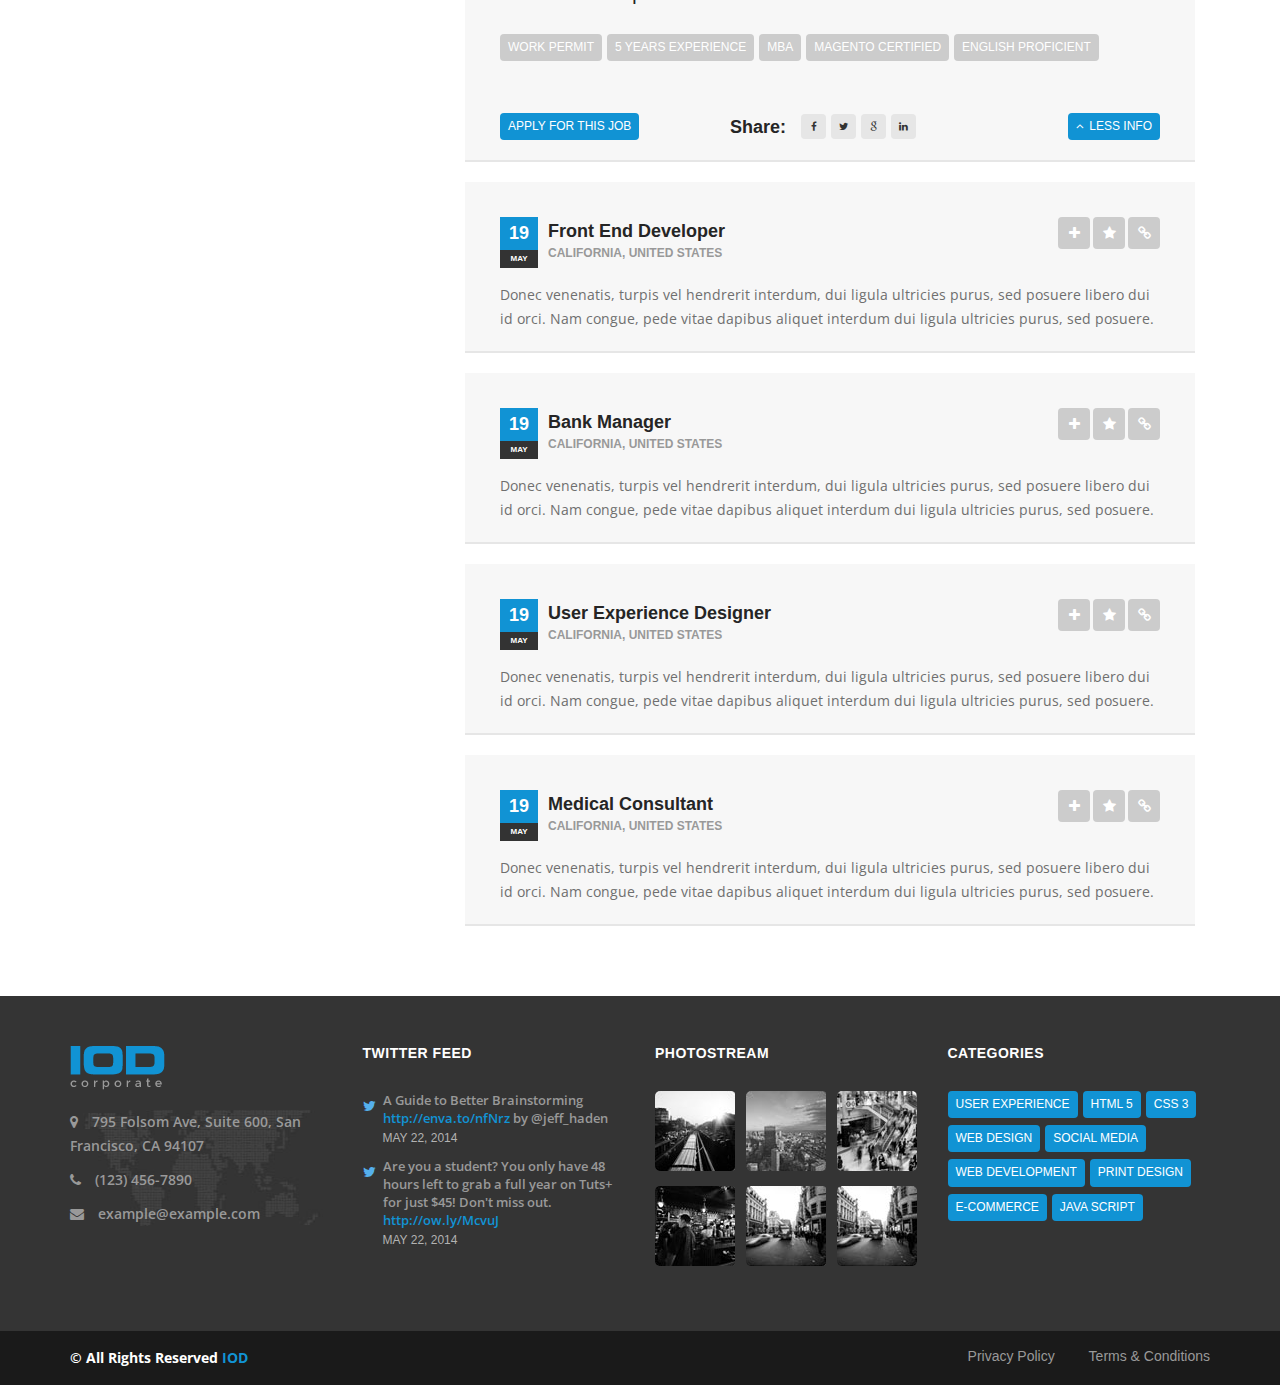
<file: t1/jobs-left-sidebar.html>
<!DOCTYPE html>
<html lang="en">
<head>
<meta charset="utf-8">
<meta http-equiv="X-UA-Compatible" content="IE=edge">
<meta name="viewport" content="width=device-width, initial-scale=1">
<meta name="description" content="">
<meta name="author" content="M_Adnan">
<title>IOD - Corporate HTML5 Template</title>

<!-- Favicon -->
<link rel="icon" type="image/png" sizes="16x16" href="images/favicon.ico">

<!-- Bootstrap Core CSS -->
<link href="css/bootstrap.min.css" rel="stylesheet">

<!-- Custom CSS -->
<link href="css/font-awesome.min.css" rel="stylesheet" type="text/css">
<link href="css/ionicons.min.css" rel="stylesheet">
<link href="css/main.css" rel="stylesheet">
<link href="css/style.css" rel="stylesheet">
<link href="css/responsive.css" rel="stylesheet">

<!-- Online Fonts -->
<link href='https://fonts.googleapis.com/css?family=Raleway:400,600,800,200,500' rel='stylesheet' type='text/css'>
<link href='https://fonts.googleapis.com/css?family=Open+Sans:400,600italic,400italic,300,300italic,600,700,700italic,800,800italic' rel='stylesheet' type='text/css'>
<link href='https://fonts.googleapis.com/css?family=Libre+Baskerville:400italic,400,700' rel='stylesheet' type='text/css'>

<!-- COLORS -->
<link rel="stylesheet" id="color" href="css/colors/default.css">

<!-- JavaScripts -->
<script src="js/modernizr.js"></script>
<!-- HTML5 Shim and Respond.js IE8 support of HTML5 elements and media queries -->
<!-- WARNING: Respond.js doesn't work if you view the page via file:// -->
<!--[if lt IE 9]>
    <script src="https://oss.maxcdn.com/html5shiv/3.7.2/html5shiv.min.js"></script>
    <script src="https://oss.maxcdn.com/respond/1.4.2/respond.min.js"></script>
<![endif]-->
</head>
<body>

<!-- Wrap -->
<div id="wrap"> 
  
  <!-- header -->
  <header> 
    <!-- Top bar -->
    <div class="top-bar">
      <div class="top-info">
        <div class="container">
          <ul class="personal-info">
            
          </ul>
          
          <!-- Right Sec -->
          <div class="right-sec"> 
            
            <!-- Language -->
            <select class="selectpicker">
              <option>English</option>
              <option>French</option>
              <option>Relish</option>
            </select>
            
            <!-- social -->
            <ul class="social">
              <li><a href="#."><i class="fa fa-facebook"></i></a></li>
              <li><a href="#."><i class="fa fa-twitter"></i></a></li>
              <li><a href="#."><i class="fa fa-google"></i></a></li>
              <li><a href="#."><i class="fa fa-linkedin"></i></a></li>
            </ul>
          </div>
        </div>
      </div>
    </div>
    
    <!-- Navigation -->
    <nav class="navbar">
      <div class="sticky">
        <div class="container"> 
          
          <!-- LOGO -->
          <div class="logo"> <a href="index.html"><img  class="img-responsive" src="images/logo.png" alt="" ></a> </div>
          
          <!-- Nav -->
          <ul class="nav ownmenu">
            <li> <a href="index.html">Home </a> </li>
           
              <ul class="dropdown">
                <li> <a href="about.html">About</a> </li>
                <li> <a href="shop.html">Shop</a>
                  <ul class="dropdown">
                    <li> <a href="shop.html">Shop</a> </li>
                    <li> <a href="shop-single.html">Shop Single</a> </li>
                    <li> <a href="checkout-step1.html">Checkout Step1</a> </li>
                    <li> <a href="checkout-step2.html">Checkout Step2</a> </li>
                    <li> <a href="checkout-step3.html">Checkout Step3</a> </li>
                    <li> <a href="checkout-address(step2).html">Checkout Address(step2)</a> </li>
                  </ul>
                </li>
             
                </li>
                <li> <a href="jobs-left-sidebar.html">Jobs </a>
                  <ul class="dropdown">
                    <li> <a href="jobs-right-sidebar.html">Jobs Right Sidebar </a></li>
                    <li> <a href="jobs-left-sidebar.html">Jobs Left Sidebar </a></li>
                    <li> <a href="jobs(single)-left-sidebar.html">Jobs (single) Left Sidebar </a></li>
                  
                  </ul>
                </li>
                <li> <a href="revenues.html">Revenues </a></li>
                <li> <a href="company-presentation.html">Company Presentation</a></li>
                <li> <a href="blog.html">Blog </a></li>
                <li> <a href="blog-single.html">Blog Single </a></li>
                <li> <a href="contact.html">Contact</a></li>
              </ul>
            </li>
            <li> <a href="about.html">About </a> </li>
            
            </li>
        
            <li class="active"> <a href="jobs-left-sidebar.html">Jobs </a>
              <ul class="dropdown">
                <li> <a href="jobs-left-sidebar.html">Jobs Left Sidebar </a></li>
                
              </ul>
            </li>
            <li> <a href="blog.html">Blog </a></li>
            <li> <a href="contact.html">Contact</a> </li>
          </ul>
          <!-- Search -->
          <div class="search-icon"> <a href="#."><i class="fa fa-search"></i></a>
            <form>
              <input class="form-control" type="search" placeholder="Type Here">
              <button type="submit"><i class="fa fa-search"></i></button>
            </form>
          </div>
        </div>
      </div>
    </nav>
  </header>
  
  <!-- SUB BANNER -->
  <section class="sub-bnr bnr-2" data-stellar-background-ratio="0.5">
    <div class="position-center-center">
      <div class="container">
        <h4>jobs</h4>
        <!-- Breadcrumbs -->
        <ol class="breadcrumb">
          <li><a href="">Home</a></li>
          <li class="active">jobs</li>
        </ol>
      </div>
    </div>
  </section>
  
  <!-- Content -->
  <div id="content"> 
    
    <!-- Job -->
    <section class="job padding-top-70 padding-bottom-70">
      <div class="container"> 
        
        <!-- Side Bar -->
        <div class="col-md-4">
          <div class="job-sider-bar">
            <h5 class="side-tittle">Search</h5>
            <form>
              <label>
                <input type="text" class="form-control" placeholder="Location">
              </label>
              <label>
                <input type="text" class="form-control" placeholder="Industry / Role">
              </label>
              <button type="submit" class="btn btn-1 btn-sm">Search <i class="fa fa-caret-right"></i></button>
            </form>
            
            <!-- Filter Results -->
            <h5 class="side-tittle margin-top-30">Filter Results</h5>
            
            <!-- By Region -->
            <h6>By Region:</h6>
            <ul class="cate result">
              <li> <a href="#."> Australia and New Zealand (1)</a></li>
              <li> <a href="#."> Eastern Africa (1)</a></li>
              <li> <a href="#."> Melanesia (1)</a></li>
              <li> <a href="#."> Northern America (1)</a></li>
              <li> <a href="#."> Southern Asia (1)</a></li>
              <li> <a href="#."> Southern Europe (1)</a> </li>
            </ul>
            
            <!-- By Industry-->
            <h6>By Industry:</h6>
            <ul class="cate result">
              <li> <a href="#."> Accounting / Finance (1)</a></li>
              <li><a href="#."> Technology / IT Jobs (1)</a> </li>
            </ul>
            
            <!-- By Type-->
            <h6>By Type:</h6>
            <ul class="cate result">
              <li><a href="#."> Accounting / Banking / Finance Jobs (1)</a></li>
              <li><a href="#."> Art / Design / Creative Jobs (1)</a></li>
              <li><a href="#."> Technology / IT Jobs (1)</a></li>
            </ul>
            
            <!-- Date Posted -->
            <h6>Work Experience:</h6>
            <h6>Date Posted:</h6>
            <!-- Exprience -->
            <div class="cost-price-content">
              <div id="date-range" class="price-range"></div>
              <span id="date-min" class="price-min">20</span> <span id="date-max" class="price-max">80</span> </div>
            <h6 class="margin-top-50">Salary Range:</h6>
            <!-- PRICE -->
            <div class="cost-price-content">
              <div id="price-range" class="price-range"></div>
              <span id="price-min" class="price-min">20</span> <span id="price-max" class="price-max">80</span> </div>
            <a href="#." class="btn btn-1 btn-sm margin-top-50">filter results <i class="fa fa-caret-right"></i></a> </div>
        </div>
        
        <!-- Job  Content -->
        <div class="col-md-8">
          <div id="map" class="margin-bottom-30"></div>
          
          <!-- About Admin -->
          <h4 class="font-normal margin-top-50 margin-bottom-20">available jobs</h4>
          <div class="row"> 
            
            <!-- Grid Layout -->
            <div class="col-md-6">
              <div class="grid-layout"> <a href="#." class="current"><i class="fa fa-navicon"></i></a> <a href="#."><i class="fa fa-list"></i></a> </div>
              <div class="short-by">
                <label>
                  <select class="selectpicker">
                    <option>-Sort by-</option>
                    <option>-Sort by-</option>
                    <option>-Sort by-</option>
                  </select>
                </label>
              </div>
            </div>
            
            <!-- Pagination -->
            <div class="col-md-6">
              <ul class="pagination">
                <li><a href="#."><i class="fa fa-angle-left"></i></a></li>
                <li><a href="#.">1</a></li>
                <li><a class="current" href="#.">2</a></li>
                <li><a href="#.">3</a></li>
                <li><a href="#.">4</a></li>
                <li><a href="#."><i class="fa fa-angle-right"></i></a></li>
              </ul>
            </div>
          </div>
          
          <!-- Job Content -->
          <div id="accordion"> 
            
            <!-- Job Section -->
            <div class="job-content job-post-page margin-top-20"> 
              <!-- Job Tittle -->
              <div class="panel-group">
                <div class="panel panel-default"> 
                  <!-- Save -->
                  <div class="star-save"><a href="#."> <i class="fa fa-plus"></i></a><a href="#."><i class="fa fa-star"></i></a><a href="#."><i class="fa fa-link"></i></a> </div>
                  <!-- PANEL HEADING -->
                  <div class="panel-heading"> <a data-toggle="collapse" data-parent="" href="#job1">
                    <div class="job-tittle">
                      <div class="media-left">
                        <div class="date"> 19 <span>MAY</span> </div>
                      </div>
                      <div class="media-body">
                        <h5>HTML Developer</h5>
                        <span>california, united states</span> </div>
                    </div>
                    </a>
                    <p> Donec venenatis, turpis vel hendrerit interdum, dui ligula ultricies purus, sed posuere libero dui id orci. Nam congue, pede vitae dapibus aliquet interdum dui ligula ultricies purus, sed posuere.</p>
                  </div>
                  
                  <!-- Content -->
                  <div id="job1" class="panel-collapse collapse in">
                    <div class="panel-body">
                      <p> <br>
                        Lorem ipsum dolor sit amet, consectetur adipisicing elit. Ea, nihil, dolores, culpa ullam vero ipsum placeat accusamus nemo ipsa cupiditate id molestiae consectetur quae pariatur repudiandae vel ex quaerat nam iusto aliquid laborum quia adipisci aut ut impedit obcaecati nisi deleniti tempore maxime sequi fugit reiciendis libero quo. Rerum, assumenda. </p>
                      <ul class="margin-top-30 padding-left-50">
                        <li>
                          <p> •  Reiciendis laborum mollitia ad vel?</p>
                        </li>
                        <li>
                          <p> •  Velit voluptates neque perspiciatis suscipit?</p>
                        </li>
                        <li>
                          <p> •  Facere, sequi quo iste odio.</p>
                        </li>
                        <li>
                          <p> •  A culpa libero tempora ut.</p>
                        </li>
                      </ul>
                      
                      <!-- Required Skills -->
                      <h5 class="margin-top-50">Required Skills</h5>
                      <div class="job-skills"> 
                        
                        <!-- Logo Design -->
                        <ul class="row">
                          <li class="col-sm-3">
                            <h6><i class="fa fa-plus"></i> Logo Design</h6>
                          </li>
                          <li class="col-sm-9">
                            <div class="progress">
                              <div class="progress-bar" role="progressbar" aria-valuenow="60" aria-valuemin="0" aria-valuemax="100" style="width: 60%;"> </div>
                            </div>
                          </li>
                        </ul>
                        
                        <!-- Logo Design -->
                        <ul class="row">
                          <li class="col-sm-3">
                            <h6><i class="fa fa-plus"></i> Web Design</h6>
                          </li>
                          <li class="col-sm-9">
                            <div class="progress">
                              <div class="progress-bar" role="progressbar" aria-valuenow="60" aria-valuemin="0" aria-valuemax="100" style="width: 90%;"> </div>
                            </div>
                          </li>
                        </ul>
                        
                        <!-- UI / UX -->
                        <ul class="row">
                          <li class="col-sm-3">
                            <h6><i class="fa fa-plus"></i> UI/UX</h6>
                          </li>
                          <li class="col-sm-9">
                            <div class="progress">
                              <div class="progress-bar" role="progressbar" aria-valuenow="60" aria-valuemin="0" aria-valuemax="100" style="width: 80%;"> </div>
                            </div>
                            <p>Preferred languages are Arabic, French & Italian. Proin nibh augue, suscipit asce lerisque sed, lacinia in, mi.</p>
                          </li>
                        </ul>
                        
                        <!-- Additional Requirements -->
                        <h5 class="margin-top-50">Additional Requirements</h5>
                        <ul class="tags dall margin-bottom-40">
                          <li><a href="#.">WORK PERMIT</a></li>
                          <li><a href="#.">5 Years Experience</a></li>
                          <li><a href="#.">MBA</a></li>
                          <li><a href="#.">Magento Certified</a></li>
                          <li><a href="#.">english proficient</a></li>
                        </ul>
                        
                        <!-- Share -->
                        <div class="row share-info">
                          <div class="col-md-4"> <a href="#." class="sm-tags">Apply for this Job</a> </div>
                          <div class="col-md-5">
                            <h6 class="margin-top-5">Share:</h6>
                            <ul class="social">
                              <li><a href="#."><i class="fa fa-facebook"></i></a></li>
                              <li><a href="#."><i class="fa fa-twitter"></i></a></li>
                              <li><a href="#."><i class="fa fa-google"></i></a></li>
                              <li><a href="#."><i class="fa fa-linkedin"></i></a></li>
                            </ul>
                          </div>
                          <!-- Clodes -->
                          <div class="col-md-3 text-right"> <a class="sm-tags" data-toggle="collapse" href="#job1"> <i class="fa fa-angle-up margin-right-5"></i>Less Info </a> </div>
                        </div>
                      </div>
                    </div>
                  </div>
                </div>
              </div>
            </div>
            
            <!-- Job Section -->
            <div class="job-content job-post-page margin-top-20">
              <div class="panel panel-default"> 
                <!-- Save -->
                <div class="star-save"><a href="#."> <i class="fa fa-plus"></i></a><a href="#."><i class="fa fa-star"></i></a><a href="#."><i class="fa fa-link"></i></a> </div>
                <!-- PANEL HEADING -->
                <div class="panel-heading"> <a data-toggle="collapse" href="#job2">
                  <div class="job-tittle">
                    <div class="media-left">
                      <div class="date"> 19 <span>MAY</span> </div>
                    </div>
                    <div class="media-body">
                      <h5>Front End Developer</h5>
                      <span>california, united states</span> </div>
                  </div>
                  </a>
                  <p> Donec venenatis, turpis vel hendrerit interdum, dui ligula ultricies purus, sed posuere libero dui id orci. Nam congue, pede vitae dapibus aliquet interdum dui ligula ultricies purus, sed posuere.</p>
                </div>
                
                <!-- ADD INFO HERE -->
                <div id="job2" class="panel-collapse collapse">
                  <div class="panel-body">
                    <p> <br>
                      Lorem ipsum dolor sit amet, consectetur adipisicing elit. Ea, nihil, dolores, culpa ullam vero ipsum placeat accusamus nemo ipsa cupiditate id molestiae consectetur quae pariatur repudiandae vel ex quaerat nam iusto aliquid laborum quia adipisci aut ut impedit obcaecati nisi deleniti tempore maxime sequi fugit reiciendis libero quo. Rerum, assumenda. </p>
                    <ul class="margin-top-30 padding-left-50">
                      <li>
                        <p> •  Reiciendis laborum mollitia ad vel?</p>
                      </li>
                      <li>
                        <p> •  Velit voluptates neque perspiciatis suscipit?</p>
                      </li>
                      <li>
                        <p> •  Facere, sequi quo iste odio.</p>
                      </li>
                      <li>
                        <p> •  A culpa libero tempora ut.</p>
                      </li>
                    </ul>
                    
                    <!-- Required Skills -->
                    <h5 class="margin-top-50">Required Skills</h5>
                    <div class="job-skills"> 
                      
                      <!-- Logo Design -->
                      <ul class="row">
                        <li class="col-sm-3">
                          <h6><i class="fa fa-plus"></i> Logo Design</h6>
                        </li>
                        <li class="col-sm-9">
                          <div class="progress">
                            <div class="progress-bar" role="progressbar" aria-valuenow="60" aria-valuemin="0" aria-valuemax="100" style="width: 60%;"> </div>
                          </div>
                        </li>
                      </ul>
                      
                      <!-- Logo Design -->
                      <ul class="row">
                        <li class="col-sm-3">
                          <h6><i class="fa fa-plus"></i> Web Design</h6>
                        </li>
                        <li class="col-sm-9">
                          <div class="progress">
                            <div class="progress-bar" role="progressbar" aria-valuenow="60" aria-valuemin="0" aria-valuemax="100" style="width: 90%;"> </div>
                          </div>
                        </li>
                      </ul>
                      
                      <!-- UI / UX -->
                      <ul class="row">
                        <li class="col-sm-3">
                          <h6><i class="fa fa-plus"></i> UI/UX</h6>
                        </li>
                        <li class="col-sm-9">
                          <div class="progress">
                            <div class="progress-bar" role="progressbar" aria-valuenow="60" aria-valuemin="0" aria-valuemax="100" style="width: 80%;"> </div>
                          </div>
                          <p>Preferred languages are Arabic, French & Italian. Proin nibh augue, suscipit asce lerisque sed, lacinia in, mi.</p>
                        </li>
                      </ul>
                      
                      <!-- Additional Requirements -->
                      <h5 class="margin-top-50">Additional Requirements</h5>
                      <ul class="tags dall margin-bottom-40">
                        <li><a href="#.">WORK PERMIT</a></li>
                        <li><a href="#.">5 Years Experience</a></li>
                        <li><a href="#.">MBA</a></li>
                        <li><a href="#.">Magento Certified</a></li>
                        <li><a href="#.">english proficient</a></li>
                      </ul>
                      
                      <!-- Share -->
                      <div class="row share-info">
                        <div class="col-md-4"> <a href="#." class="sm-tags">Apply for this Job</a> </div>
                        <div class="col-md-5">
                          <h6 class="margin-top-5">Share:</h6>
                          <ul class="social">
                            <li><a href="#."><i class="fa fa-facebook"></i></a></li>
                            <li><a href="#."><i class="fa fa-twitter"></i></a></li>
                            <li><a href="#."><i class="fa fa-google"></i></a></li>
                            <li><a href="#."><i class="fa fa-linkedin"></i></a></li>
                          </ul>
                        </div>
                        <!-- Clodes -->
                        <div class="col-md-3 text-right"> <a class="sm-tags" data-toggle="collapse" href="#job2"> <i class="fa fa-angle-up margin-right-5"></i>Less Info </a> </div>
                      </div>
                    </div>
                  </div>
                </div>
              </div>
            </div>
            
            <!-- Job Section -->
            <div class="job-content job-post-page margin-top-20">
              <div class="panel panel-default"> 
                <!-- Save -->
                <div class="star-save"><a href="#."> <i class="fa fa-plus"></i></a><a href="#."><i class="fa fa-star"></i></a><a href="#."><i class="fa fa-link"></i></a> </div>
                <!-- PANEL HEADING -->
                <div class="panel-heading"> <a data-toggle="collapse" href="#jobt3">
                  <div class="job-tittle">
                    <div class="media-left">
                      <div class="date"> 19 <span>MAY</span> </div>
                    </div>
                    <div class="media-body">
                      <h5>Bank Manager</h5>
                      <span>california, united states</span> </div>
                  </div>
                  </a>
                  <p> Donec venenatis, turpis vel hendrerit interdum, dui ligula ultricies purus, sed posuere libero dui id orci. Nam congue, pede vitae dapibus aliquet interdum dui ligula ultricies purus, sed posuere.</p>
                </div>
                
                <!-- ADD INFO HERE -->
                <div id="jobt3" class="panel-collapse collapse">
                  <div class="panel-body">
                    <p> <br>
                      Lorem ipsum dolor sit amet, consectetur adipisicing elit. Ea, nihil, dolores, culpa ullam vero ipsum placeat accusamus nemo ipsa cupiditate id molestiae consectetur quae pariatur repudiandae vel ex quaerat nam iusto aliquid laborum quia adipisci aut ut impedit obcaecati nisi deleniti tempore maxime sequi fugit reiciendis libero quo. Rerum, assumenda. </p>
                    <ul class="margin-top-30 padding-left-50">
                      <li>
                        <p> •  Reiciendis laborum mollitia ad vel?</p>
                      </li>
                      <li>
                        <p> •  Velit voluptates neque perspiciatis suscipit?</p>
                      </li>
                      <li>
                        <p> •  Facere, sequi quo iste odio.</p>
                      </li>
                      <li>
                        <p> •  A culpa libero tempora ut.</p>
                      </li>
                    </ul>
                    
                    <!-- Required Skills -->
                    <h5 class="margin-top-50">Required Skills</h5>
                    <div class="job-skills"> 
                      
                      <!-- Logo Design -->
                      <ul class="row">
                        <li class="col-sm-3">
                          <h6><i class="fa fa-plus"></i> Logo Design</h6>
                        </li>
                        <li class="col-sm-9">
                          <div class="progress">
                            <div class="progress-bar" role="progressbar" aria-valuenow="60" aria-valuemin="0" aria-valuemax="100" style="width: 60%;"> </div>
                          </div>
                        </li>
                      </ul>
                      
                      <!-- Logo Design -->
                      <ul class="row">
                        <li class="col-sm-3">
                          <h6><i class="fa fa-plus"></i> Web Design</h6>
                        </li>
                        <li class="col-sm-9">
                          <div class="progress">
                            <div class="progress-bar" role="progressbar" aria-valuenow="60" aria-valuemin="0" aria-valuemax="100" style="width: 90%;"> </div>
                          </div>
                        </li>
                      </ul>
                      
                      <!-- UI / UX -->
                      <ul class="row">
                        <li class="col-sm-3">
                          <h6><i class="fa fa-plus"></i> UI/UX</h6>
                        </li>
                        <li class="col-sm-9">
                          <div class="progress">
                            <div class="progress-bar" role="progressbar" aria-valuenow="60" aria-valuemin="0" aria-valuemax="100" style="width: 80%;"> </div>
                          </div>
                          <p>Preferred languages are Arabic, French & Italian. Proin nibh augue, suscipit asce lerisque sed, lacinia in, mi.</p>
                        </li>
                      </ul>
                      
                      <!-- Additional Requirements -->
                      <h5 class="margin-top-50">Additional Requirements</h5>
                      <ul class="tags dall margin-bottom-40">
                        <li><a href="#.">WORK PERMIT</a></li>
                        <li><a href="#.">5 Years Experience</a></li>
                        <li><a href="#.">MBA</a></li>
                        <li><a href="#.">Magento Certified</a></li>
                        <li><a href="#.">english proficient</a></li>
                      </ul>
                      
                      <!-- Share -->
                      <div class="row share-info">
                        <div class="col-md-4"> <a href="#." class="sm-tags">Apply for this Job</a> </div>
                        <div class="col-md-5">
                          <h6 class="margin-top-5">Share:</h6>
                          <ul class="social">
                            <li><a href="#."><i class="fa fa-facebook"></i></a></li>
                            <li><a href="#."><i class="fa fa-twitter"></i></a></li>
                            <li><a href="#."><i class="fa fa-google"></i></a></li>
                            <li><a href="#."><i class="fa fa-linkedin"></i></a></li>
                          </ul>
                        </div>
                        <!-- Clodes -->
                        <div class="col-md-3 text-right"> <a class="sm-tags" data-toggle="collapse" href="#jobt3"> <i class="fa fa-angle-up margin-right-5"></i>Less Info </a> </div>
                      </div>
                    </div>
                  </div>
                </div>
              </div>
            </div>
            
            <!-- Job Section -->
            <div class="job-content job-post-page margin-top-20">
              <div class="panel panel-default"> 
                <!-- Save -->
                <div class="star-save"><a href="#."> <i class="fa fa-plus"></i></a><a href="#."><i class="fa fa-star"></i></a><a href="#."><i class="fa fa-link"></i></a> </div>
                <!-- PANEL HEADING -->
                <div class="panel-heading"> <a data-toggle="collapse" href="#jobt4">
                  <div class="job-tittle">
                    <div class="media-left">
                      <div class="date"> 19 <span>MAY</span> </div>
                    </div>
                    <div class="media-body">
                      <h5>User Experience Designer</h5>
                      <span>california, united states</span> </div>
                  </div>
                  </a>
                  <p> Donec venenatis, turpis vel hendrerit interdum, dui ligula ultricies purus, sed posuere libero dui id orci. Nam congue, pede vitae dapibus aliquet interdum dui ligula ultricies purus, sed posuere.</p>
                </div>
                
                <!-- ADD INFO HERE -->
                <div id="jobt4" class="panel-collapse collapse">
                  <div class="panel-body">
                    <p> <br>
                      Lorem ipsum dolor sit amet, consectetur adipisicing elit. Ea, nihil, dolores, culpa ullam vero ipsum placeat accusamus nemo ipsa cupiditate id molestiae consectetur quae pariatur repudiandae vel ex quaerat nam iusto aliquid laborum quia adipisci aut ut impedit obcaecati nisi deleniti tempore maxime sequi fugit reiciendis libero quo. Rerum, assumenda. </p>
                    <ul class="margin-top-30 padding-left-50">
                      <li>
                        <p> •  Reiciendis laborum mollitia ad vel?</p>
                      </li>
                      <li>
                        <p> •  Velit voluptates neque perspiciatis suscipit?</p>
                      </li>
                      <li>
                        <p> •  Facere, sequi quo iste odio.</p>
                      </li>
                      <li>
                        <p> •  A culpa libero tempora ut.</p>
                      </li>
                    </ul>
                    
                    <!-- Required Skills -->
                    <h5 class="margin-top-50">Required Skills</h5>
                    <div class="job-skills"> 
                      
                      <!-- Logo Design -->
                      <ul class="row">
                        <li class="col-sm-3">
                          <h6><i class="fa fa-plus"></i> Logo Design</h6>
                        </li>
                        <li class="col-sm-9">
                          <div class="progress">
                            <div class="progress-bar" role="progressbar" aria-valuenow="60" aria-valuemin="0" aria-valuemax="100" style="width: 60%;"> </div>
                          </div>
                        </li>
                      </ul>
                      
                      <!-- Logo Design -->
                      <ul class="row">
                        <li class="col-sm-3">
                          <h6><i class="fa fa-plus"></i> Web Design</h6>
                        </li>
                        <li class="col-sm-9">
                          <div class="progress">
                            <div class="progress-bar" role="progressbar" aria-valuenow="60" aria-valuemin="0" aria-valuemax="100" style="width: 90%;"> </div>
                          </div>
                        </li>
                      </ul>
                      
                      <!-- UI / UX -->
                      <ul class="row">
                        <li class="col-sm-3">
                          <h6><i class="fa fa-plus"></i> UI/UX</h6>
                        </li>
                        <li class="col-sm-9">
                          <div class="progress">
                            <div class="progress-bar" role="progressbar" aria-valuenow="60" aria-valuemin="0" aria-valuemax="100" style="width: 80%;"> </div>
                          </div>
                          <p>Preferred languages are Arabic, French & Italian. Proin nibh augue, suscipit asce lerisque sed, lacinia in, mi.</p>
                        </li>
                      </ul>
                      
                      <!-- Additional Requirements -->
                      <h5 class="margin-top-50">Additional Requirements</h5>
                      <ul class="tags dall margin-bottom-40">
                        <li><a href="#.">WORK PERMIT</a></li>
                        <li><a href="#.">5 Years Experience</a></li>
                        <li><a href="#.">MBA</a></li>
                        <li><a href="#.">Magento Certified</a></li>
                        <li><a href="#.">english proficient</a></li>
                      </ul>
                      
                      <!-- Share -->
                      <div class="row share-info">
                        <div class="col-md-4"> <a href="#." class="sm-tags">Apply for this Job</a> </div>
                        <div class="col-md-5">
                          <h6 class="margin-top-5">Share:</h6>
                          <ul class="social">
                            <li><a href="#."><i class="fa fa-facebook"></i></a></li>
                            <li><a href="#."><i class="fa fa-twitter"></i></a></li>
                            <li><a href="#."><i class="fa fa-google"></i></a></li>
                            <li><a href="#."><i class="fa fa-linkedin"></i></a></li>
                          </ul>
                        </div>
                        <!-- Clodes -->
                        <div class="col-md-3 text-right"> <a class="sm-tags" data-toggle="collapse" href="#jobt4"> <i class="fa fa-angle-up margin-right-5"></i>Less Info </a> </div>
                      </div>
                    </div>
                  </div>
                </div>
              </div>
            </div>
            
            <!-- Job Section -->
            <div class="job-content job-post-page margin-top-20">
              <div class="panel panel-default"> 
                <!-- Save -->
                <div class="star-save"><a href="#."> <i class="fa fa-plus"></i></a><a href="#."><i class="fa fa-star"></i></a><a href="#."><i class="fa fa-link"></i></a> </div>
                <!-- PANEL HEADING -->
                <div class="panel-heading"> <a data-toggle="collapse" href="#jobt5">
                  <div class="job-tittle">
                    <div class="media-left">
                      <div class="date"> 19 <span>MAY</span> </div>
                    </div>
                    <div class="media-body">
                      <h5>Medical Consultant</h5>
                      <span>california, united states</span> </div>
                  </div>
                  </a>
                  <p> Donec venenatis, turpis vel hendrerit interdum, dui ligula ultricies purus, sed posuere libero dui id orci. Nam congue, pede vitae dapibus aliquet interdum dui ligula ultricies purus, sed posuere.</p>
                </div>
                
                <!-- ADD INFO HERE -->
                <div id="jobt5" class="panel-collapse collapse">
                  <div class="panel-body">
                    <p> <br>
                      Lorem ipsum dolor sit amet, consectetur adipisicing elit. Ea, nihil, dolores, culpa ullam vero ipsum placeat accusamus nemo ipsa cupiditate id molestiae consectetur quae pariatur repudiandae vel ex quaerat nam iusto aliquid laborum quia adipisci aut ut impedit obcaecati nisi deleniti tempore maxime sequi fugit reiciendis libero quo. Rerum, assumenda. </p>
                    <ul class="margin-top-30 padding-left-50">
                      <li>
                        <p> •  Reiciendis laborum mollitia ad vel?</p>
                      </li>
                      <li>
                        <p> •  Velit voluptates neque perspiciatis suscipit?</p>
                      </li>
                      <li>
                        <p> •  Facere, sequi quo iste odio.</p>
                      </li>
                      <li>
                        <p> •  A culpa libero tempora ut.</p>
                      </li>
                    </ul>
                    
                    <!-- Required Skills -->
                    <h5 class="margin-top-50">Required Skills</h5>
                    <div class="job-skills"> 
                      
                      <!-- Logo Design -->
                      <ul class="row">
                        <li class="col-sm-3">
                          <h6><i class="fa fa-plus"></i> Logo Design</h6>
                        </li>
                        <li class="col-sm-9">
                          <div class="progress">
                            <div class="progress-bar" role="progressbar" aria-valuenow="60" aria-valuemin="0" aria-valuemax="100" style="width: 60%;"> </div>
                          </div>
                        </li>
                      </ul>
                      
                      <!-- Logo Design -->
                      <ul class="row">
                        <li class="col-sm-3">
                          <h6><i class="fa fa-plus"></i> Web Design</h6>
                        </li>
                        <li class="col-sm-9">
                          <div class="progress">
                            <div class="progress-bar" role="progressbar" aria-valuenow="60" aria-valuemin="0" aria-valuemax="100" style="width: 90%;"> </div>
                          </div>
                        </li>
                      </ul>
                      
                      <!-- UI / UX -->
                      <ul class="row">
                        <li class="col-sm-3">
                          <h6><i class="fa fa-plus"></i> UI/UX</h6>
                        </li>
                        <li class="col-sm-9">
                          <div class="progress">
                            <div class="progress-bar" role="progressbar" aria-valuenow="60" aria-valuemin="0" aria-valuemax="100" style="width: 80%;"> </div>
                          </div>
                          <p>Preferred languages are Arabic, French & Italian. Proin nibh augue, suscipit asce lerisque sed, lacinia in, mi.</p>
                        </li>
                      </ul>
                      
                      <!-- Additional Requirements -->
                      <h5 class="margin-top-50">Additional Requirements</h5>
                      <ul class="tags dall margin-bottom-40">
                        <li><a href="#.">WORK PERMIT</a></li>
                        <li><a href="#.">5 Years Experience</a></li>
                        <li><a href="#.">MBA</a></li>
                        <li><a href="#.">Magento Certified</a></li>
                        <li><a href="#.">english proficient</a></li>
                      </ul>
                      
                      <!-- Share -->
                      <div class="row share-info">
                        <div class="col-md-4"> <a href="#." class="sm-tags">Apply for this Job</a> </div>
                        <div class="col-md-5">
                          <h6 class="margin-top-5">Share:</h6>
                          <ul class="social">
                            <li><a href="#."><i class="fa fa-facebook"></i></a></li>
                            <li><a href="#."><i class="fa fa-twitter"></i></a></li>
                            <li><a href="#."><i class="fa fa-google"></i></a></li>
                            <li><a href="#."><i class="fa fa-linkedin"></i></a></li>
                          </ul>
                        </div>
                        <!-- Clodes -->
                        <div class="col-md-3 text-right"> <a class="sm-tags" data-toggle="collapse" href="#jobt5"> <i class="fa fa-angle-up margin-right-5"></i>Less Info </a> </div>
                      </div>
                    </div>
                  </div>
                </div>
              </div>
            </div>
          </div>
        </div>
      </div>
    </section>
  </div>
  
  <!-- FOOTER -->
  <footer>
    <div class="container">
      <div class="row"> 
        
        <!-- ABOUT -->
        <div class="col-md-3"> <img src="images/logo-footer.png" alt="" >
          <div class="about-foot">
            <ul>
              <li>
                <p><i class="fa fa-map-marker"></i> 795 Folsom Ave, Suite 600, San Francisco, CA 94107</p>
              </li>
              <li>
                <p><i class="fa fa-phone"></i> (123) 456-7890</p>
              </li>
              <li>
                <p><i class="fa fa-envelope"></i> example@example.com</p>
              </li>
            </ul>
          </div>
        </div>
        
        <!-- Twitter Feed -->
        <div class="col-md-3">
          <h6>Twitter Feed</h6>
          <ul class="tweet">
            <li>
              <p>A Guide to Better Brainstorming <a href="#." class="primary-color">http://enva.to/nfNrz</a> by @jeff_haden </p>
              <span>May 22, 2014</span> </li>
            <li>
              <p>Are you a student? You only have 48 hours left to grab a full year on Tuts+ for just $45! Don't miss out. <a href="#." class="primary-color">http://ow.ly/McvuJ</a> </p>
              <span>May 22, 2014</span> </li>
          </ul>
        </div>
        
        <!-- Photostream -->
        <div class="col-md-3">
          <h6>Photostream</h6>
          <ul class="photo-steam">
            <li><a href="#."><img src="images/photo-img-1.jpg" alt="" ></a></li>
            <li><a href="#."><img src="images/photo-img-2.jpg" alt="" ></a></li>
            <li><a href="#."><img src="images/photo-img-3.jpg" alt="" ></a></li>
            <li><a href="#."><img src="images/photo-img-4.jpg" alt="" ></a></li>
            <li><a href="#."><img src="images/photo-img-5.jpg" alt="" ></a></li>
            <li><a href="#."><img src="images/photo-img-6.jpg" alt="" ></a></li>
          </ul>
        </div>
        
        <!-- Categories -->
        <div class="col-md-3">
          <h6>Categories</h6>
          <ul class="tags">
            <li><a href="#.">User Experience</a></li>
            <li><a href="#.">html 5</a></li>
            <li><a href="#.">Css 3</a></li>
            <li><a href="#.">Web Design</a></li>
            <li><a href="#.">Social Media</a></li>
            <li><a href="#.">Web Development</a></li>
            <li><a href="#.">Print Design</a></li>
            <li><a href="#.">e-commerce</a></li>
            <li><a href="#.">Java script</a></li>
          </ul>
        </div>
      </div>
    </div>
  </footer>
  
<!-- RIGHTS -->
  <div class="rights">
    <div class="container">
      <div class="row">
        <div class="col-md-6">
          <p> © All Rights Reserved <span class="primary-color">IOD </span></p>
        </div>
        <div class="col-md-6 text-right"> <a href="#.">Privacy Policy</a> <a href="#.">Terms & Conditions</a> </div>
      </div>
    </div>
  </div>
</div>
<script src="js/jquery-1.11.0.min.js"></script> 
<script src="js/bootstrap.min.js"></script> 
<script src="js/own-menu.js"></script> 
<script src="js/jquery.isotope.min.js"></script> 
<script src="js/jquery.flexslider-min.js"></script> 
<script src="js/jquery.countTo.js"></script> 
<script src="js/owl.carousel.min.js"></script> 
<script src="js/jquery.cubeportfolio.min.js"></script> 
<script src="js/nouislider.min.css"></script> 
<script src="js/jquery.colio.min.js"></script> 
<script src="js/main.js"></script> 

<!-- Begin Map Script --> 
<script type='text/javascript' src='http://maps.google.com/maps/api/js?sensor=false'></script> 
<script type="text/javascript">
/*==========  Map  ==========*/
var map;
function initialize_map() {
if ($('#map').length) {
	var myLatLng = new google.maps.LatLng(-37.814199, 144.961560);
	var mapOptions = {
		zoom: 17,
		center: myLatLng,
		scrollwheel: false,
		panControl: false,
		zoomControl: true,
		scaleControl: false,
		mapTypeControl: false,
		streetViewControl: false
	};
	map = new google.maps.Map(document.getElementById('map'), mapOptions);
	var marker = new google.maps.Marker({
		position: myLatLng,
		map: map,
		tittle: 'Envato',
		icon: './images/job-locator.png'
	});
} else {
	return false;
}
}
google.maps.event.addDomListener(window, 'load', initialize_map);
</script> 
<script>
jQuery(document).ready(function($) {
//  Price Filter ( noUiSlider Plugin)
$("#date-range").noUiSlider({
  range: {
   'min': [ 0 ],
   'max': [ 60 ]
},
start: [10, 40],
    connect:true,
    serialization:{
lower: [
    $.Link({
     target: $("#date-min")
     })
],
upper: [
    $.Link({
      target: $("#date-max")
   })],
  }
})
});


  //  Price Filter ( noUiSlider Plugin)
    $("#price-range").noUiSlider({
    range: {
      'min': [ 500 ],
      'max': [ 10000 ]
    },
    start: [600, 8000],
        connect:true,
        serialization:{
            lower: [
        $.Link({
          target: $("#price-min")
        })
      ],
      upper: [
        $.Link({
          target: $("#price-max")
        })
      ],
      format: {
      // Set formatting
        decimals: 2,
        prefix: '$'
      }
        }
  });

</script>
</body>
</html>
</file>
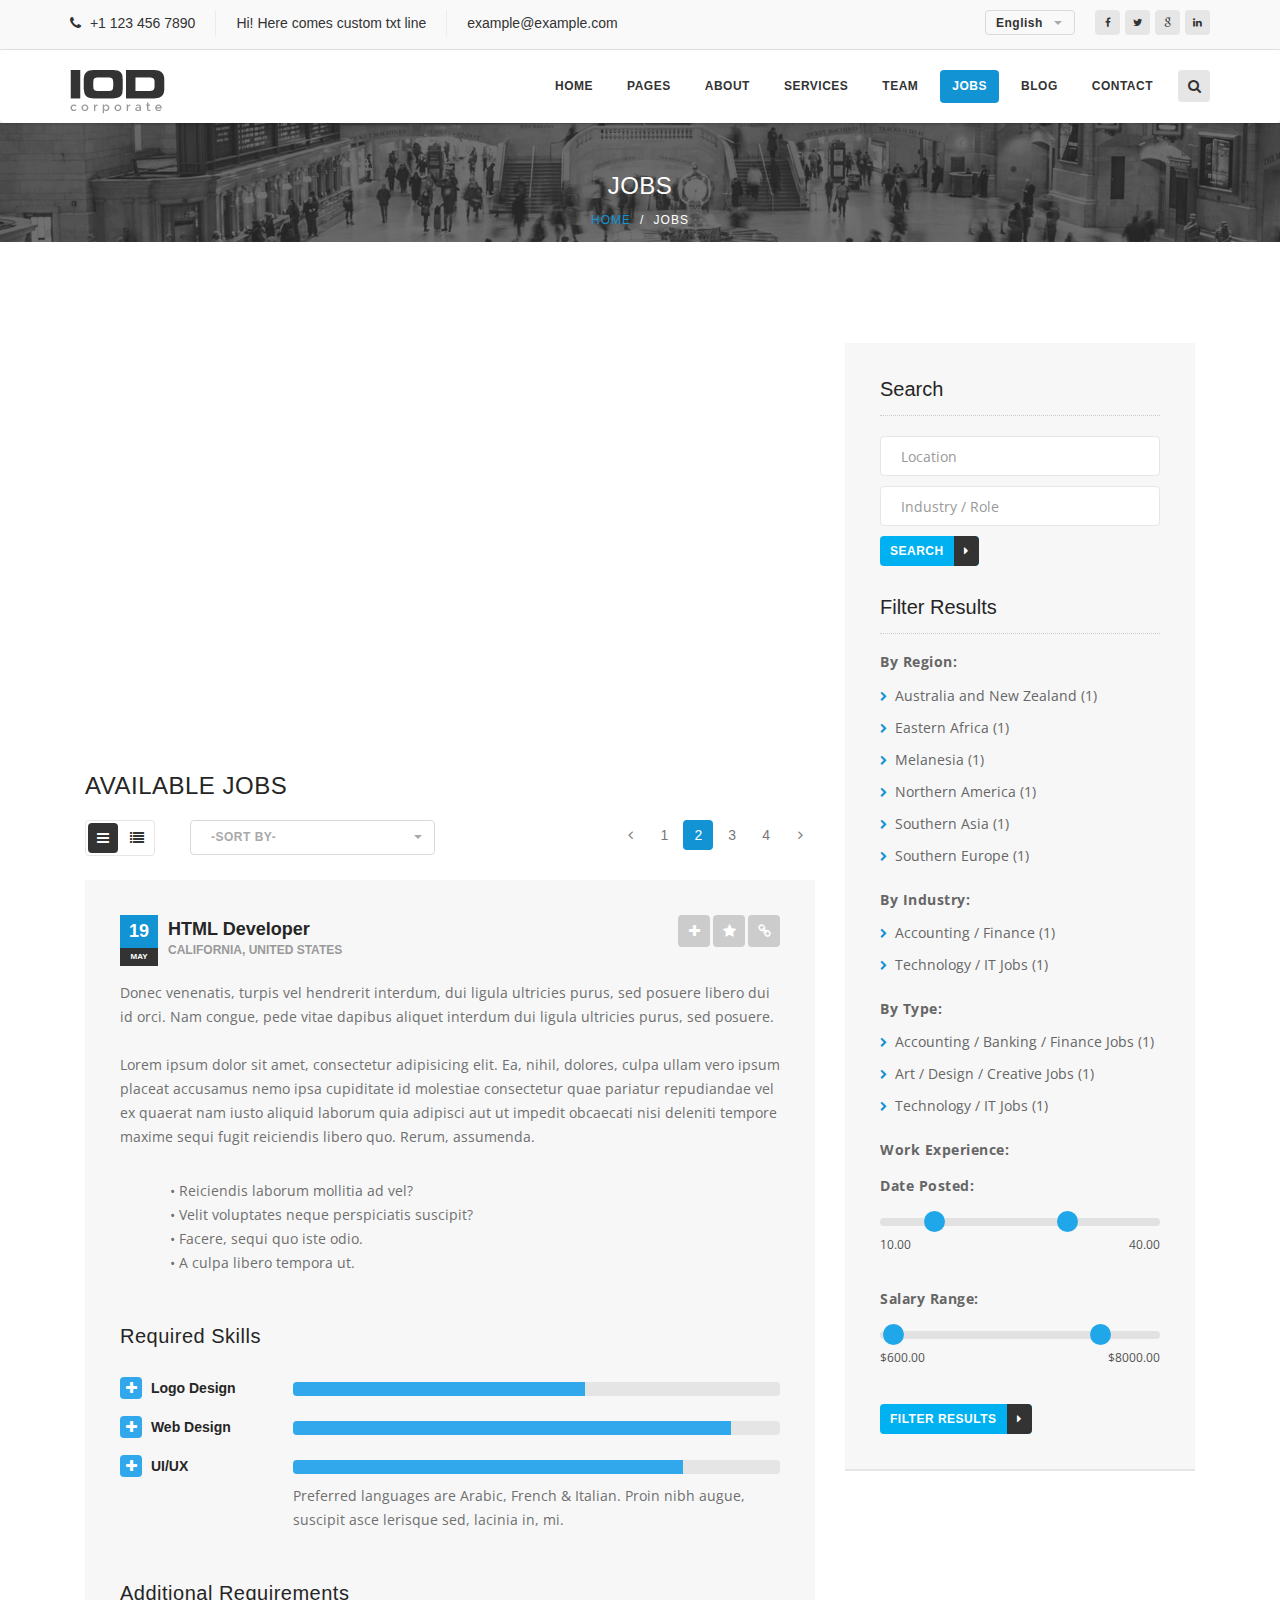
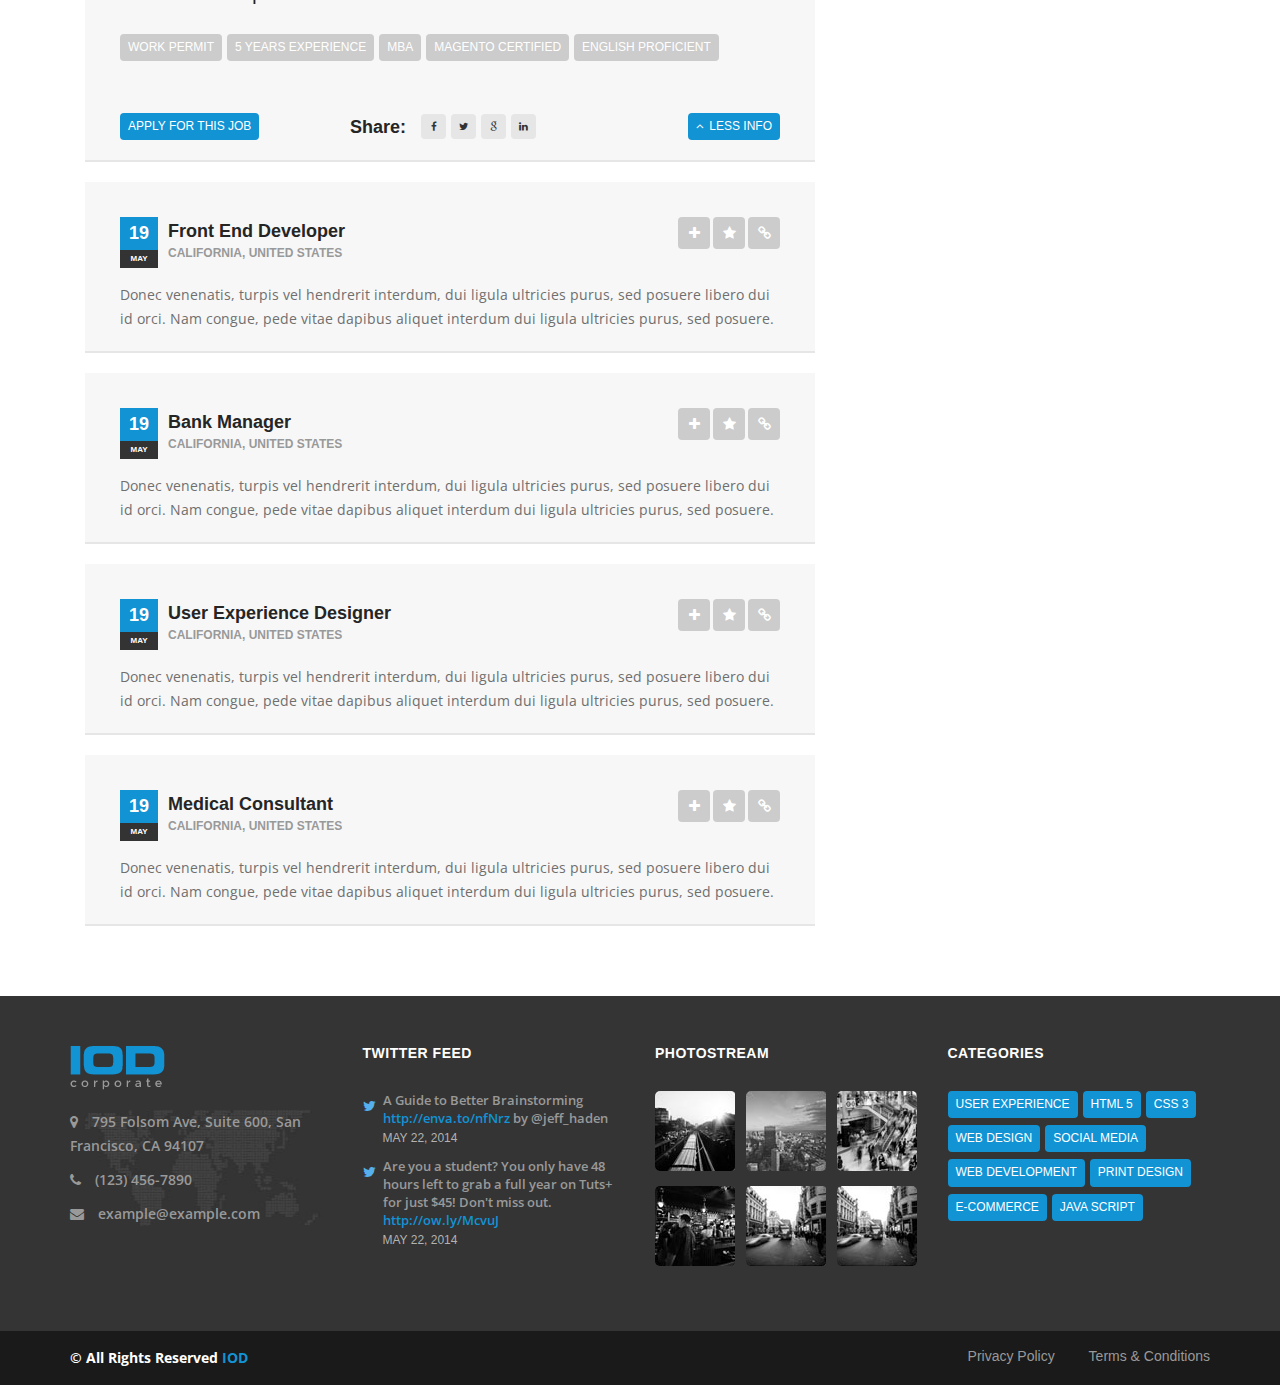
<file: t1/jobs-right-sidebar.html>
<!DOCTYPE html>
<html lang="en">
<head>
<meta charset="utf-8">
<meta http-equiv="X-UA-Compatible" content="IE=edge">
<meta name="viewport" content="width=device-width, initial-scale=1">
<meta name="description" content="">
<meta name="author" content="M_Adnan">
<title>IOD - Corporate HTML5 Template</title>

<!-- Favicon -->
<link rel="icon" type="image/png" sizes="16x16" href="images/favicon.ico">

<!-- Bootstrap Core CSS -->
<link href="css/bootstrap.min.css" rel="stylesheet">

<!-- Custom CSS -->
<link href="css/font-awesome.min.css" rel="stylesheet" type="text/css">
<link href="css/ionicons.min.css" rel="stylesheet">
<link href="css/main.css" rel="stylesheet">
<link href="css/style.css" rel="stylesheet">
<link href="css/responsive.css" rel="stylesheet">

<!-- Online Fonts -->
<link href='https://fonts.googleapis.com/css?family=Raleway:400,600,800,200,500' rel='stylesheet' type='text/css'>
<link href='https://fonts.googleapis.com/css?family=Open+Sans:400,600italic,400italic,300,300italic,600,700,700italic,800,800italic' rel='stylesheet' type='text/css'>
<link href='https://fonts.googleapis.com/css?family=Libre+Baskerville:400italic,400,700' rel='stylesheet' type='text/css'>

<!-- COLORS -->
<link rel="stylesheet" id="color" href="css/colors/default.css">

<!-- JavaScripts -->
<script src="js/modernizr.js"></script>
<!-- HTML5 Shim and Respond.js IE8 support of HTML5 elements and media queries -->
<!-- WARNING: Respond.js doesn't work if you view the page via file:// -->
<!--[if lt IE 9]>
    <script src="https://oss.maxcdn.com/html5shiv/3.7.2/html5shiv.min.js"></script>
    <script src="https://oss.maxcdn.com/respond/1.4.2/respond.min.js"></script>
<![endif]-->
</head>
<body>

<!-- Wrap -->
<div id="wrap"> 
  
  <!-- header -->
  <header> 
    <!-- Top bar -->
    <div class="top-bar">
      <div class="top-info">
        <div class="container">
          <ul class="personal-info">
            <li>
              <p><i class="fa fa-phone"></i> +1 123 456 7890 </p>
            </li>
            <li>
              <p>Hi! Here comes custom txt line </p>
            </li>
            <li>
              <p>example@example.com </p>
            </li>
          </ul>
          
          <!-- Right Sec -->
          <div class="right-sec"> 
            
            <!-- Language -->
            <select class="selectpicker">
              <option>English</option>
              <option>French</option>
              <option>Relish</option>
            </select>
            
            <!-- social -->
            <ul class="social">
              <li><a href="#."><i class="fa fa-facebook"></i></a></li>
              <li><a href="#."><i class="fa fa-twitter"></i></a></li>
              <li><a href="#."><i class="fa fa-google"></i></a></li>
              <li><a href="#."><i class="fa fa-linkedin"></i></a></li>
            </ul>
          </div>
        </div>
      </div>
    </div>
    
    <!-- Navigation -->
    <nav class="navbar">
      <div class="sticky">
        <div class="container"> 
          
          <!-- LOGO -->
          <div class="logo"> <a href="index.html"><img  class="img-responsive" src="images/logo.png" alt="" ></a> </div>
          
          <!-- Nav -->
          <ul class="nav ownmenu">
            <li> <a href="index.html">Home </a> </li>
            <li> <a href="index.html">Pages </a>
              <ul class="dropdown">
                <li> <a href="about.html">About</a> </li>
                <li> <a href="shop.html">Shop</a>
                  <ul class="dropdown">
                    <li> <a href="shop.html">Shop</a> </li>
                    <li> <a href="shop-single.html">Shop Single</a> </li>
                    <li> <a href="checkout-step1.html">Checkout Step1</a> </li>
                    <li> <a href="checkout-step2.html">Checkout Step2</a> </li>
                    <li> <a href="checkout-step3.html">Checkout Step3</a> </li>
                    <li> <a href="checkout-address(step2).html">Checkout Address(step2)</a> </li>
                  </ul>
                </li>
                <li> <a href="services(ver1).html">Services </a>
                  <ul class="dropdown">
                    <li> <a href="services(ver1).html">Services Version 1</a> </li>
                    <li> <a href="services(ver2).html">Services Version 2</a> </li>
                    <li> <a href="services(ver3).html">Services Version 3</a> </li>
                    <li> <a href="services(ver4).html">Services Version 4</a> </li>
                    <li> <a href="services(ver5).html">Services Version 5</a> </li>
                    <li> <a href="services(stories).html">Services Stories</a> </li>
                    <li> <a href="services(annual-reports)_draft02.html">Services Annual Reports</a> </li>
                    <li> <a href="services(media-relations)_draft02.html">Services Media Relations</a> </li>
                    <li> <a href="services-left-sidebar(annual-report-single)_draft02.html">Annual Left Report Single</a> </li>
                    <li> <a href="services-right-sidebar(annual-report-single)_draft02.html">Annual Right Report Single</a> </li>
                  </ul>
                </li>
                <li> <a href="team-2-columns.html">Team </a>
                  <ul class="dropdown">
                    <li> <a href="team-2-columns.html">Team 2 Columns</a> </li>
                    <li> <a href="team-3-columns.html">Team 3 Columns</a> </li>
                    <li> <a href="team-4-columns.html">Team 4 Columns</a> </li>
                  </ul>
                </li>
                <li> <a href="jobs-left-sidebar.html">Jobs </a>
                  <ul class="dropdown">
                    <li> <a href="jobs-right-sidebar.html">Jobs Right Sidebar </a></li>
                    <li> <a href="jobs-left-sidebar.html">Jobs Left Sidebar </a></li>
                    <li> <a href="jobs(single)-left-sidebar.html">Jobs (single) Left Sidebar </a></li>
                    <li> <a href="jobs(single)-right-sidebar.html">Jobs (single) Right Sidebar </a></li>
                  </ul>
                </li>
                <li> <a href="revenues.html">Revenues </a></li>
                <li> <a href="company-presentation.html">Company Presentation</a></li>
                <li> <a href="blog.html">Blog </a></li>
                <li> <a href="blog-single.html">Blog Single </a></li>
                <li> <a href="contact.html">Contact</a></li>
              </ul>
            </li>
            <li> <a href="about.html">About </a> </li>
            <li> <a href="services(ver1).html">Services </a>
              <ul class="dropdown">
                <li> <a href="services(ver1).html">Services Version 1</a> </li>
                <li> <a href="services(ver2).html">Services Version 2</a> </li>
                <li> <a href="services(ver3).html">Services Version 3</a> </li>
                <li> <a href="services(ver4).html">Services Version 4</a> </li>
                <li> <a href="services(ver5).html">Services Version 5</a> </li>
                <li> <a href="services(stories).html">Services Stories</a> </li>
                <li> <a href="services(stories).html">Services Stories</a> </li>
                <li> <a href="services(annual-reports)_draft02.html">Services Annual Reports</a> </li>
                <li> <a href="services(media-relations)_draft02.html">Services Media Relations</a> </li>
                <li> <a href="services-left-sidebar(annual-report-single)_draft02.html">Annual Left Report Single</a> </li>
                <li> <a href="services-right-sidebar(annual-report-single)_draft02.html">Annual Right Report Single</a> </li>
              </ul>
            </li>
            <li> <a href="team-2-columns.html">Team </a>
              <ul class="dropdown">
                <li> <a href="team-2-columns.html">Team 2 Columns</a> </li>
                <li> <a href="team-3-columns.html">Team 3 Columns</a> </li>
                <li> <a href="team-4-columns.html">Team 4 Columns</a> </li>
              </ul>
            </li>
            <li class="active"> <a href="jobs-left-sidebar.html">Jobs </a>
              <ul class="dropdown">
                <li> <a href="jobs-right-sidebar.html">Jobs Right Sidebar </a></li>
                <li> <a href="jobs-left-sidebar.html">Jobs Left Sidebar </a></li>
                <li> <a href="jobs(single)-left-sidebar.html">Jobs (single) Left Sidebar </a></li>
                <li> <a href="jobs(single)-right-sidebar.html">Jobs (single) Right Sidebar </a></li>
              </ul>
            </li>
            <li> <a href="blog.html">Blog </a></li>
            <li> <a href="contact.html">Contact</a> </li>
          </ul>
          <!-- Search -->
          <div class="search-icon"> <a href="#."><i class="fa fa-search"></i></a>
            <form>
              <input class="form-control" type="search" placeholder="Type Here">
              <button type="submit"><i class="fa fa-search"></i></button>
            </form>
          </div>
        </div>
      </div>
    </nav>
  </header>
  
  <!-- SUB BANNER -->
  <section class="sub-bnr bnr-2" data-stellar-background-ratio="0.5">
    <div class="position-center-center">
      <div class="container">
        <h4>jobs</h4>
        <!-- Breadcrumbs -->
        <ol class="breadcrumb">
          <li><a href="">Home</a></li>
          <li class="active">jobs</li>
        </ol>
      </div>
    </div>
  </section>
  
  <!-- Content -->
  <div id="content"> 
    
    <!-- Job -->
    <section class="job padding-top-70 padding-bottom-70">
      <div class="container"> 
        
        <!-- Job  Content -->
        <div class="col-md-8">
          <div id="map" class="margin-bottom-30"></div>
          
          <!-- About Admin -->
          <h4 class="font-normal margin-top-50 margin-bottom-20">available jobs</h4>
          <div class="row"> 
            
            <!-- Grid Layout -->
            <div class="col-md-6">
              <div class="grid-layout"> <a href="#." class="current"><i class="fa fa-navicon"></i></a> <a href="#."><i class="fa fa-list"></i></a> </div>
              <div class="short-by">
                <label>
                  <select class="selectpicker">
                    <option>-Sort by-</option>
                    <option>-Sort by-</option>
                    <option>-Sort by-</option>
                  </select>
                </label>
              </div>
            </div>
            
            <!-- Pagination -->
            <div class="col-md-6">
              <ul class="pagination">
                <li><a href="#."><i class="fa fa-angle-left"></i></a></li>
                <li><a href="#.">1</a></li>
                <li><a class="current" href="#.">2</a></li>
                <li><a href="#.">3</a></li>
                <li><a href="#.">4</a></li>
                <li><a href="#."><i class="fa fa-angle-right"></i></a></li>
              </ul>
            </div>
          </div>
          
          <!-- Job Content -->
          <div id="accordion"> 
            
            <!-- Job Section -->
            <div class="job-content job-post-page margin-top-20"> 
              <!-- Job Tittle -->
              <div class="panel-group">
                <div class="panel panel-default"> 
                  <!-- Save -->
                  <div class="star-save"><a href="#."> <i class="fa fa-plus"></i></a><a href="#."><i class="fa fa-star"></i></a><a href="#."><i class="fa fa-link"></i></a> </div>
                  <!-- PANEL HEADING -->
                  <div class="panel-heading"> <a data-toggle="collapse" data-parent="" href="#job1">
                    <div class="job-tittle">
                      <div class="media-left">
                        <div class="date"> 19 <span>MAY</span> </div>
                      </div>
                      <div class="media-body">
                        <h5>HTML Developer</h5>
                        <span>california, united states</span> </div>
                    </div>
                    </a>
                    <p> Donec venenatis, turpis vel hendrerit interdum, dui ligula ultricies purus, sed posuere libero dui id orci. Nam congue, pede vitae dapibus aliquet interdum dui ligula ultricies purus, sed posuere.</p>
                  </div>
                  
                  <!-- Content -->
                  <div id="job1" class="panel-collapse collapse in">
                    <div class="panel-body">
                      <p> <br>
                        Lorem ipsum dolor sit amet, consectetur adipisicing elit. Ea, nihil, dolores, culpa ullam vero ipsum placeat accusamus nemo ipsa cupiditate id molestiae consectetur quae pariatur repudiandae vel ex quaerat nam iusto aliquid laborum quia adipisci aut ut impedit obcaecati nisi deleniti tempore maxime sequi fugit reiciendis libero quo. Rerum, assumenda. </p>
                      <ul class="margin-top-30 padding-left-50">
                        <li>
                          <p> •  Reiciendis laborum mollitia ad vel?</p>
                        </li>
                        <li>
                          <p> •  Velit voluptates neque perspiciatis suscipit?</p>
                        </li>
                        <li>
                          <p> •  Facere, sequi quo iste odio.</p>
                        </li>
                        <li>
                          <p> •  A culpa libero tempora ut.</p>
                        </li>
                      </ul>
                      
                      <!-- Required Skills -->
                      <h5 class="margin-top-50">Required Skills</h5>
                      <div class="job-skills"> 
                        
                        <!-- Logo Design -->
                        <ul class="row">
                          <li class="col-sm-3">
                            <h6><i class="fa fa-plus"></i> Logo Design</h6>
                          </li>
                          <li class="col-sm-9">
                            <div class="progress">
                              <div class="progress-bar" role="progressbar" aria-valuenow="60" aria-valuemin="0" aria-valuemax="100" style="width: 60%;"> </div>
                            </div>
                          </li>
                        </ul>
                        
                        <!-- Logo Design -->
                        <ul class="row">
                          <li class="col-sm-3">
                            <h6><i class="fa fa-plus"></i> Web Design</h6>
                          </li>
                          <li class="col-sm-9">
                            <div class="progress">
                              <div class="progress-bar" role="progressbar" aria-valuenow="60" aria-valuemin="0" aria-valuemax="100" style="width: 90%;"> </div>
                            </div>
                          </li>
                        </ul>
                        
                        <!-- UI / UX -->
                        <ul class="row">
                          <li class="col-sm-3">
                            <h6><i class="fa fa-plus"></i> UI/UX</h6>
                          </li>
                          <li class="col-sm-9">
                            <div class="progress">
                              <div class="progress-bar" role="progressbar" aria-valuenow="60" aria-valuemin="0" aria-valuemax="100" style="width: 80%;"> </div>
                            </div>
                            <p>Preferred languages are Arabic, French & Italian. Proin nibh augue, suscipit asce lerisque sed, lacinia in, mi.</p>
                          </li>
                        </ul>
                        
                        <!-- Additional Requirements -->
                        <h5 class="margin-top-50">Additional Requirements</h5>
                        <ul class="tags dall margin-bottom-40">
                          <li><a href="#.">WORK PERMIT</a></li>
                          <li><a href="#.">5 Years Experience</a></li>
                          <li><a href="#.">MBA</a></li>
                          <li><a href="#.">Magento Certified</a></li>
                          <li><a href="#.">english proficient</a></li>
                        </ul>
                        
                        <!-- Share -->
                        <div class="row share-info">
                          <div class="col-md-4"> <a href="#." class="sm-tags">Apply for this Job</a> </div>
                          <div class="col-md-5">
                            <h6 class="margin-top-5">Share:</h6>
                            <ul class="social">
                              <li><a href="#."><i class="fa fa-facebook"></i></a></li>
                              <li><a href="#."><i class="fa fa-twitter"></i></a></li>
                              <li><a href="#."><i class="fa fa-google"></i></a></li>
                              <li><a href="#."><i class="fa fa-linkedin"></i></a></li>
                            </ul>
                          </div>
                          <!-- Clodes -->
                          <div class="col-md-3 text-right"> <a class="sm-tags" data-toggle="collapse" href="#job1"> <i class="fa fa-angle-up margin-right-5"></i>Less Info </a> </div>
                        </div>
                      </div>
                    </div>
                  </div>
                </div>
              </div>
            </div>
            
            <!-- Job Section -->
            <div class="job-content job-post-page margin-top-20">
              <div class="panel panel-default"> 
                <!-- Save -->
                <div class="star-save"><a href="#."> <i class="fa fa-plus"></i></a><a href="#."><i class="fa fa-star"></i></a><a href="#."><i class="fa fa-link"></i></a> </div>
                <!-- PANEL HEADING -->
                <div class="panel-heading"> <a data-toggle="collapse" href="#job2">
                  <div class="job-tittle">
                    <div class="media-left">
                      <div class="date"> 19 <span>MAY</span> </div>
                    </div>
                    <div class="media-body">
                      <h5>Front End Developer</h5>
                      <span>california, united states</span> </div>
                  </div>
                  </a>
                  <p> Donec venenatis, turpis vel hendrerit interdum, dui ligula ultricies purus, sed posuere libero dui id orci. Nam congue, pede vitae dapibus aliquet interdum dui ligula ultricies purus, sed posuere.</p>
                </div>
                
                <!-- ADD INFO HERE -->
                <div id="job2" class="panel-collapse collapse">
                  <div class="panel-body">
                    <p> <br>
                      Lorem ipsum dolor sit amet, consectetur adipisicing elit. Ea, nihil, dolores, culpa ullam vero ipsum placeat accusamus nemo ipsa cupiditate id molestiae consectetur quae pariatur repudiandae vel ex quaerat nam iusto aliquid laborum quia adipisci aut ut impedit obcaecati nisi deleniti tempore maxime sequi fugit reiciendis libero quo. Rerum, assumenda. </p>
                    <ul class="margin-top-30 padding-left-50">
                      <li>
                        <p> •  Reiciendis laborum mollitia ad vel?</p>
                      </li>
                      <li>
                        <p> •  Velit voluptates neque perspiciatis suscipit?</p>
                      </li>
                      <li>
                        <p> •  Facere, sequi quo iste odio.</p>
                      </li>
                      <li>
                        <p> •  A culpa libero tempora ut.</p>
                      </li>
                    </ul>
                    
                    <!-- Required Skills -->
                    <h5 class="margin-top-50">Required Skills</h5>
                    <div class="job-skills"> 
                      
                      <!-- Logo Design -->
                      <ul class="row">
                        <li class="col-sm-3">
                          <h6><i class="fa fa-plus"></i> Logo Design</h6>
                        </li>
                        <li class="col-sm-9">
                          <div class="progress">
                            <div class="progress-bar" role="progressbar" aria-valuenow="60" aria-valuemin="0" aria-valuemax="100" style="width: 60%;"> </div>
                          </div>
                        </li>
                      </ul>
                      
                      <!-- Logo Design -->
                      <ul class="row">
                        <li class="col-sm-3">
                          <h6><i class="fa fa-plus"></i> Web Design</h6>
                        </li>
                        <li class="col-sm-9">
                          <div class="progress">
                            <div class="progress-bar" role="progressbar" aria-valuenow="60" aria-valuemin="0" aria-valuemax="100" style="width: 90%;"> </div>
                          </div>
                        </li>
                      </ul>
                      
                      <!-- UI / UX -->
                      <ul class="row">
                        <li class="col-sm-3">
                          <h6><i class="fa fa-plus"></i> UI/UX</h6>
                        </li>
                        <li class="col-sm-9">
                          <div class="progress">
                            <div class="progress-bar" role="progressbar" aria-valuenow="60" aria-valuemin="0" aria-valuemax="100" style="width: 80%;"> </div>
                          </div>
                          <p>Preferred languages are Arabic, French & Italian. Proin nibh augue, suscipit asce lerisque sed, lacinia in, mi.</p>
                        </li>
                      </ul>
                      
                      <!-- Additional Requirements -->
                      <h5 class="margin-top-50">Additional Requirements</h5>
                      <ul class="tags dall margin-bottom-40">
                        <li><a href="#.">WORK PERMIT</a></li>
                        <li><a href="#.">5 Years Experience</a></li>
                        <li><a href="#.">MBA</a></li>
                        <li><a href="#.">Magento Certified</a></li>
                        <li><a href="#.">english proficient</a></li>
                      </ul>
                      
                      <!-- Share -->
                      <div class="row share-info">
                        <div class="col-md-4"> <a href="#." class="sm-tags">Apply for this Job</a> </div>
                        <div class="col-md-5">
                          <h6 class="margin-top-5">Share:</h6>
                          <ul class="social">
                            <li><a href="#."><i class="fa fa-facebook"></i></a></li>
                            <li><a href="#."><i class="fa fa-twitter"></i></a></li>
                            <li><a href="#."><i class="fa fa-google"></i></a></li>
                            <li><a href="#."><i class="fa fa-linkedin"></i></a></li>
                          </ul>
                        </div>
                        <!-- Clodes -->
                        <div class="col-md-3 text-right"> <a class="sm-tags" data-toggle="collapse" href="#job2"> <i class="fa fa-angle-up margin-right-5"></i>Less Info </a> </div>
                      </div>
                    </div>
                  </div>
                </div>
              </div>
            </div>
            
            <!-- Job Section -->
            <div class="job-content job-post-page margin-top-20">
              <div class="panel panel-default"> 
                <!-- Save -->
                <div class="star-save"><a href="#."> <i class="fa fa-plus"></i></a><a href="#."><i class="fa fa-star"></i></a><a href="#."><i class="fa fa-link"></i></a> </div>
                <!-- PANEL HEADING -->
                <div class="panel-heading"> <a data-toggle="collapse" href="#jobt3">
                  <div class="job-tittle">
                    <div class="media-left">
                      <div class="date"> 19 <span>MAY</span> </div>
                    </div>
                    <div class="media-body">
                      <h5>Bank Manager</h5>
                      <span>california, united states</span> </div>
                  </div>
                  </a>
                  <p> Donec venenatis, turpis vel hendrerit interdum, dui ligula ultricies purus, sed posuere libero dui id orci. Nam congue, pede vitae dapibus aliquet interdum dui ligula ultricies purus, sed posuere.</p>
                </div>
                
                <!-- ADD INFO HERE -->
                <div id="jobt3" class="panel-collapse collapse">
                  <div class="panel-body">
                    <p> <br>
                      Lorem ipsum dolor sit amet, consectetur adipisicing elit. Ea, nihil, dolores, culpa ullam vero ipsum placeat accusamus nemo ipsa cupiditate id molestiae consectetur quae pariatur repudiandae vel ex quaerat nam iusto aliquid laborum quia adipisci aut ut impedit obcaecati nisi deleniti tempore maxime sequi fugit reiciendis libero quo. Rerum, assumenda. </p>
                    <ul class="margin-top-30 padding-left-50">
                      <li>
                        <p> •  Reiciendis laborum mollitia ad vel?</p>
                      </li>
                      <li>
                        <p> •  Velit voluptates neque perspiciatis suscipit?</p>
                      </li>
                      <li>
                        <p> •  Facere, sequi quo iste odio.</p>
                      </li>
                      <li>
                        <p> •  A culpa libero tempora ut.</p>
                      </li>
                    </ul>
                    
                    <!-- Required Skills -->
                    <h5 class="margin-top-50">Required Skills</h5>
                    <div class="job-skills"> 
                      
                      <!-- Logo Design -->
                      <ul class="row">
                        <li class="col-sm-3">
                          <h6><i class="fa fa-plus"></i> Logo Design</h6>
                        </li>
                        <li class="col-sm-9">
                          <div class="progress">
                            <div class="progress-bar" role="progressbar" aria-valuenow="60" aria-valuemin="0" aria-valuemax="100" style="width: 60%;"> </div>
                          </div>
                        </li>
                      </ul>
                      
                      <!-- Logo Design -->
                      <ul class="row">
                        <li class="col-sm-3">
                          <h6><i class="fa fa-plus"></i> Web Design</h6>
                        </li>
                        <li class="col-sm-9">
                          <div class="progress">
                            <div class="progress-bar" role="progressbar" aria-valuenow="60" aria-valuemin="0" aria-valuemax="100" style="width: 90%;"> </div>
                          </div>
                        </li>
                      </ul>
                      
                      <!-- UI / UX -->
                      <ul class="row">
                        <li class="col-sm-3">
                          <h6><i class="fa fa-plus"></i> UI/UX</h6>
                        </li>
                        <li class="col-sm-9">
                          <div class="progress">
                            <div class="progress-bar" role="progressbar" aria-valuenow="60" aria-valuemin="0" aria-valuemax="100" style="width: 80%;"> </div>
                          </div>
                          <p>Preferred languages are Arabic, French & Italian. Proin nibh augue, suscipit asce lerisque sed, lacinia in, mi.</p>
                        </li>
                      </ul>
                      
                      <!-- Additional Requirements -->
                      <h5 class="margin-top-50">Additional Requirements</h5>
                      <ul class="tags dall margin-bottom-40">
                        <li><a href="#.">WORK PERMIT</a></li>
                        <li><a href="#.">5 Years Experience</a></li>
                        <li><a href="#.">MBA</a></li>
                        <li><a href="#.">Magento Certified</a></li>
                        <li><a href="#.">english proficient</a></li>
                      </ul>
                      
                      <!-- Share -->
                      <div class="row share-info">
                        <div class="col-md-4"> <a href="#." class="sm-tags">Apply for this Job</a> </div>
                        <div class="col-md-5">
                          <h6 class="margin-top-5">Share:</h6>
                          <ul class="social">
                            <li><a href="#."><i class="fa fa-facebook"></i></a></li>
                            <li><a href="#."><i class="fa fa-twitter"></i></a></li>
                            <li><a href="#."><i class="fa fa-google"></i></a></li>
                            <li><a href="#."><i class="fa fa-linkedin"></i></a></li>
                          </ul>
                        </div>
                        <!-- Clodes -->
                        <div class="col-md-3 text-right"> <a class="sm-tags" data-toggle="collapse" href="#jobt3"> <i class="fa fa-angle-up margin-right-5"></i>Less Info </a> </div>
                      </div>
                    </div>
                  </div>
                </div>
              </div>
            </div>
            
            <!-- Job Section -->
            <div class="job-content job-post-page margin-top-20">
              <div class="panel panel-default"> 
                <!-- Save -->
                <div class="star-save"><a href="#."> <i class="fa fa-plus"></i></a><a href="#."><i class="fa fa-star"></i></a><a href="#."><i class="fa fa-link"></i></a> </div>
                <!-- PANEL HEADING -->
                <div class="panel-heading"> <a data-toggle="collapse" href="#jobt4">
                  <div class="job-tittle">
                    <div class="media-left">
                      <div class="date"> 19 <span>MAY</span> </div>
                    </div>
                    <div class="media-body">
                      <h5>User Experience Designer</h5>
                      <span>california, united states</span> </div>
                  </div>
                  </a>
                  <p> Donec venenatis, turpis vel hendrerit interdum, dui ligula ultricies purus, sed posuere libero dui id orci. Nam congue, pede vitae dapibus aliquet interdum dui ligula ultricies purus, sed posuere.</p>
                </div>
                
                <!-- ADD INFO HERE -->
                <div id="jobt4" class="panel-collapse collapse">
                  <div class="panel-body">
                    <p> <br>
                      Lorem ipsum dolor sit amet, consectetur adipisicing elit. Ea, nihil, dolores, culpa ullam vero ipsum placeat accusamus nemo ipsa cupiditate id molestiae consectetur quae pariatur repudiandae vel ex quaerat nam iusto aliquid laborum quia adipisci aut ut impedit obcaecati nisi deleniti tempore maxime sequi fugit reiciendis libero quo. Rerum, assumenda. </p>
                    <ul class="margin-top-30 padding-left-50">
                      <li>
                        <p> •  Reiciendis laborum mollitia ad vel?</p>
                      </li>
                      <li>
                        <p> •  Velit voluptates neque perspiciatis suscipit?</p>
                      </li>
                      <li>
                        <p> •  Facere, sequi quo iste odio.</p>
                      </li>
                      <li>
                        <p> •  A culpa libero tempora ut.</p>
                      </li>
                    </ul>
                    
                    <!-- Required Skills -->
                    <h5 class="margin-top-50">Required Skills</h5>
                    <div class="job-skills"> 
                      
                      <!-- Logo Design -->
                      <ul class="row">
                        <li class="col-sm-3">
                          <h6><i class="fa fa-plus"></i> Logo Design</h6>
                        </li>
                        <li class="col-sm-9">
                          <div class="progress">
                            <div class="progress-bar" role="progressbar" aria-valuenow="60" aria-valuemin="0" aria-valuemax="100" style="width: 60%;"> </div>
                          </div>
                        </li>
                      </ul>
                      
                      <!-- Logo Design -->
                      <ul class="row">
                        <li class="col-sm-3">
                          <h6><i class="fa fa-plus"></i> Web Design</h6>
                        </li>
                        <li class="col-sm-9">
                          <div class="progress">
                            <div class="progress-bar" role="progressbar" aria-valuenow="60" aria-valuemin="0" aria-valuemax="100" style="width: 90%;"> </div>
                          </div>
                        </li>
                      </ul>
                      
                      <!-- UI / UX -->
                      <ul class="row">
                        <li class="col-sm-3">
                          <h6><i class="fa fa-plus"></i> UI/UX</h6>
                        </li>
                        <li class="col-sm-9">
                          <div class="progress">
                            <div class="progress-bar" role="progressbar" aria-valuenow="60" aria-valuemin="0" aria-valuemax="100" style="width: 80%;"> </div>
                          </div>
                          <p>Preferred languages are Arabic, French & Italian. Proin nibh augue, suscipit asce lerisque sed, lacinia in, mi.</p>
                        </li>
                      </ul>
                      
                      <!-- Additional Requirements -->
                      <h5 class="margin-top-50">Additional Requirements</h5>
                      <ul class="tags dall margin-bottom-40">
                        <li><a href="#.">WORK PERMIT</a></li>
                        <li><a href="#.">5 Years Experience</a></li>
                        <li><a href="#.">MBA</a></li>
                        <li><a href="#.">Magento Certified</a></li>
                        <li><a href="#.">english proficient</a></li>
                      </ul>
                      
                      <!-- Share -->
                      <div class="row share-info">
                        <div class="col-md-4"> <a href="#." class="sm-tags">Apply for this Job</a> </div>
                        <div class="col-md-5">
                          <h6 class="margin-top-5">Share:</h6>
                          <ul class="social">
                            <li><a href="#."><i class="fa fa-facebook"></i></a></li>
                            <li><a href="#."><i class="fa fa-twitter"></i></a></li>
                            <li><a href="#."><i class="fa fa-google"></i></a></li>
                            <li><a href="#."><i class="fa fa-linkedin"></i></a></li>
                          </ul>
                        </div>
                        <!-- Clodes -->
                        <div class="col-md-3 text-right"> <a class="sm-tags" data-toggle="collapse" href="#jobt4"> <i class="fa fa-angle-up margin-right-5"></i>Less Info </a> </div>
                      </div>
                    </div>
                  </div>
                </div>
              </div>
            </div>
            
            <!-- Job Section -->
            <div class="job-content job-post-page margin-top-20">
              <div class="panel panel-default"> 
                <!-- Save -->
                <div class="star-save"><a href="#."> <i class="fa fa-plus"></i></a><a href="#."><i class="fa fa-star"></i></a><a href="#."><i class="fa fa-link"></i></a> </div>
                <!-- PANEL HEADING -->
                <div class="panel-heading"> <a data-toggle="collapse" href="#jobt5">
                  <div class="job-tittle">
                    <div class="media-left">
                      <div class="date"> 19 <span>MAY</span> </div>
                    </div>
                    <div class="media-body">
                      <h5>Medical Consultant</h5>
                      <span>california, united states</span> </div>
                  </div>
                  </a>
                  <p> Donec venenatis, turpis vel hendrerit interdum, dui ligula ultricies purus, sed posuere libero dui id orci. Nam congue, pede vitae dapibus aliquet interdum dui ligula ultricies purus, sed posuere.</p>
                </div>
                
                <!-- ADD INFO HERE -->
                <div id="jobt5" class="panel-collapse collapse">
                  <div class="panel-body">
                    <p> <br>
                      Lorem ipsum dolor sit amet, consectetur adipisicing elit. Ea, nihil, dolores, culpa ullam vero ipsum placeat accusamus nemo ipsa cupiditate id molestiae consectetur quae pariatur repudiandae vel ex quaerat nam iusto aliquid laborum quia adipisci aut ut impedit obcaecati nisi deleniti tempore maxime sequi fugit reiciendis libero quo. Rerum, assumenda. </p>
                    <ul class="margin-top-30 padding-left-50">
                      <li>
                        <p> •  Reiciendis laborum mollitia ad vel?</p>
                      </li>
                      <li>
                        <p> •  Velit voluptates neque perspiciatis suscipit?</p>
                      </li>
                      <li>
                        <p> •  Facere, sequi quo iste odio.</p>
                      </li>
                      <li>
                        <p> •  A culpa libero tempora ut.</p>
                      </li>
                    </ul>
                    
                    <!-- Required Skills -->
                    <h5 class="margin-top-50">Required Skills</h5>
                    <div class="job-skills"> 
                      
                      <!-- Logo Design -->
                      <ul class="row">
                        <li class="col-sm-3">
                          <h6><i class="fa fa-plus"></i> Logo Design</h6>
                        </li>
                        <li class="col-sm-9">
                          <div class="progress">
                            <div class="progress-bar" role="progressbar" aria-valuenow="60" aria-valuemin="0" aria-valuemax="100" style="width: 60%;"> </div>
                          </div>
                        </li>
                      </ul>
                      
                      <!-- Logo Design -->
                      <ul class="row">
                        <li class="col-sm-3">
                          <h6><i class="fa fa-plus"></i> Web Design</h6>
                        </li>
                        <li class="col-sm-9">
                          <div class="progress">
                            <div class="progress-bar" role="progressbar" aria-valuenow="60" aria-valuemin="0" aria-valuemax="100" style="width: 90%;"> </div>
                          </div>
                        </li>
                      </ul>
                      
                      <!-- UI / UX -->
                      <ul class="row">
                        <li class="col-sm-3">
                          <h6><i class="fa fa-plus"></i> UI/UX</h6>
                        </li>
                        <li class="col-sm-9">
                          <div class="progress">
                            <div class="progress-bar" role="progressbar" aria-valuenow="60" aria-valuemin="0" aria-valuemax="100" style="width: 80%;"> </div>
                          </div>
                          <p>Preferred languages are Arabic, French & Italian. Proin nibh augue, suscipit asce lerisque sed, lacinia in, mi.</p>
                        </li>
                      </ul>
                      
                      <!-- Additional Requirements -->
                      <h5 class="margin-top-50">Additional Requirements</h5>
                      <ul class="tags dall margin-bottom-40">
                        <li><a href="#.">WORK PERMIT</a></li>
                        <li><a href="#.">5 Years Experience</a></li>
                        <li><a href="#.">MBA</a></li>
                        <li><a href="#.">Magento Certified</a></li>
                        <li><a href="#.">english proficient</a></li>
                      </ul>
                      
                      <!-- Share -->
                      <div class="row share-info">
                        <div class="col-md-4"> <a href="#." class="sm-tags">Apply for this Job</a> </div>
                        <div class="col-md-5">
                          <h6 class="margin-top-5">Share:</h6>
                          <ul class="social">
                            <li><a href="#."><i class="fa fa-facebook"></i></a></li>
                            <li><a href="#."><i class="fa fa-twitter"></i></a></li>
                            <li><a href="#."><i class="fa fa-google"></i></a></li>
                            <li><a href="#."><i class="fa fa-linkedin"></i></a></li>
                          </ul>
                        </div>
                        <!-- Clodes -->
                        <div class="col-md-3 text-right"> <a class="sm-tags" data-toggle="collapse" href="#jobt5"> <i class="fa fa-angle-up margin-right-5"></i>Less Info </a> </div>
                      </div>
                    </div>
                  </div>
                </div>
              </div>
            </div>
          </div>
        </div>
        
        
        <!-- Side Bar -->
        <div class="col-md-4">
          <div class="job-sider-bar">
            <h5 class="side-tittle">Search</h5>
            <form>
              <label>
                <input type="text" class="form-control" placeholder="Location">
              </label>
              <label>
                <input type="text" class="form-control" placeholder="Industry / Role">
              </label>
              <button type="submit" class="btn btn-1 btn-sm">Search <i class="fa fa-caret-right"></i></button>
            </form>
            
            <!-- Filter Results -->
            <h5 class="side-tittle margin-top-30">Filter Results</h5>
            
            <!-- By Region -->
            <h6>By Region:</h6>
            <ul class="cate result">
              <li> <a href="#."> Australia and New Zealand (1)</a></li>
              <li> <a href="#."> Eastern Africa (1)</a></li>
              <li> <a href="#."> Melanesia (1)</a></li>
              <li> <a href="#."> Northern America (1)</a></li>
              <li> <a href="#."> Southern Asia (1)</a></li>
              <li> <a href="#."> Southern Europe (1)</a> </li>
            </ul>
            
            <!-- By Industry-->
            <h6>By Industry:</h6>
            <ul class="cate result">
              <li> <a href="#."> Accounting / Finance (1)</a></li>
              <li><a href="#."> Technology / IT Jobs (1)</a> </li>
            </ul>
            
            <!-- By Type-->
            <h6>By Type:</h6>
            <ul class="cate result">
              <li><a href="#."> Accounting / Banking / Finance Jobs (1)</a></li>
              <li><a href="#."> Art / Design / Creative Jobs (1)</a></li>
              <li><a href="#."> Technology / IT Jobs (1)</a></li>
            </ul>
            
            <!-- Date Posted -->
            <h6>Work Experience:</h6>
            <h6>Date Posted:</h6>
            <!-- Exprience -->
            <div class="cost-price-content">
              <div id="date-range" class="price-range"></div>
              <span id="date-min" class="price-min">20</span> <span id="date-max" class="price-max">80</span> </div>
            <h6 class="margin-top-50">Salary Range:</h6>
            <!-- PRICE -->
            <div class="cost-price-content">
              <div id="price-range" class="price-range"></div>
              <span id="price-min" class="price-min">20</span> <span id="price-max" class="price-max">80</span> </div>
            <a href="#." class="btn btn-1 btn-sm margin-top-50">filter results <i class="fa fa-caret-right"></i></a> </div>
        </div>
        
        
      </div>
    </section>
  </div>
  
  <!-- FOOTER -->
  <footer>
    <div class="container">
      <div class="row"> 
        
        <!-- ABOUT -->
        <div class="col-md-3"> <img src="images/logo-footer.png" alt="" >
          <div class="about-foot">
            <ul>
              <li>
                <p><i class="fa fa-map-marker"></i> 795 Folsom Ave, Suite 600, San Francisco, CA 94107</p>
              </li>
              <li>
                <p><i class="fa fa-phone"></i> (123) 456-7890</p>
              </li>
              <li>
                <p><i class="fa fa-envelope"></i> example@example.com</p>
              </li>
            </ul>
          </div>
        </div>
        
        <!-- Twitter Feed -->
        <div class="col-md-3">
          <h6>Twitter Feed</h6>
          <ul class="tweet">
            <li>
              <p>A Guide to Better Brainstorming <a href="#." class="primary-color">http://enva.to/nfNrz</a> by @jeff_haden </p>
              <span>May 22, 2014</span> </li>
            <li>
              <p>Are you a student? You only have 48 hours left to grab a full year on Tuts+ for just $45! Don't miss out. <a href="#." class="primary-color">http://ow.ly/McvuJ</a> </p>
              <span>May 22, 2014</span> </li>
          </ul>
        </div>
        
        <!-- Photostream -->
        <div class="col-md-3">
          <h6>Photostream</h6>
          <ul class="photo-steam">
            <li><a href="#."><img src="images/photo-img-1.jpg" alt="" ></a></li>
            <li><a href="#."><img src="images/photo-img-2.jpg" alt="" ></a></li>
            <li><a href="#."><img src="images/photo-img-3.jpg" alt="" ></a></li>
            <li><a href="#."><img src="images/photo-img-4.jpg" alt="" ></a></li>
            <li><a href="#."><img src="images/photo-img-5.jpg" alt="" ></a></li>
            <li><a href="#."><img src="images/photo-img-6.jpg" alt="" ></a></li>
          </ul>
        </div>
        
        <!-- Categories -->
        <div class="col-md-3">
          <h6>Categories</h6>
          <ul class="tags">
            <li><a href="#.">User Experience</a></li>
            <li><a href="#.">html 5</a></li>
            <li><a href="#.">Css 3</a></li>
            <li><a href="#.">Web Design</a></li>
            <li><a href="#.">Social Media</a></li>
            <li><a href="#.">Web Development</a></li>
            <li><a href="#.">Print Design</a></li>
            <li><a href="#.">e-commerce</a></li>
            <li><a href="#.">Java script</a></li>
          </ul>
        </div>
      </div>
    </div>
  </footer>
  
<!-- RIGHTS -->
  <div class="rights">
    <div class="container">
      <div class="row">
        <div class="col-md-6">
          <p> © All Rights Reserved <span class="primary-color">IOD </span></p>
        </div>
        <div class="col-md-6 text-right"> <a href="#.">Privacy Policy</a> <a href="#.">Terms & Conditions</a> </div>
      </div>
    </div>
  </div>
</div>
<script src="js/jquery-1.11.0.min.js"></script> 
<script src="js/bootstrap.min.js"></script> 
<script src="js/own-menu.js"></script> 
<script src="js/jquery.isotope.min.js"></script> 
<script src="js/jquery.flexslider-min.js"></script> 
<script src="js/jquery.countTo.js"></script> 
<script src="js/owl.carousel.min.js"></script> 
<script src="js/jquery.cubeportfolio.min.js"></script> 
<script src="js/nouislider.min.css"></script> 
<script src="js/jquery.colio.min.js"></script> 
<script src="js/main.js"></script> 

<!-- Begin Map Script --> 
<script type='text/javascript' src='http://maps.google.com/maps/api/js?sensor=false'></script> 
<script type="text/javascript">
/*==========  Map  ==========*/
var map;
function initialize_map() {
if ($('#map').length) {
	var myLatLng = new google.maps.LatLng(-37.814199, 144.961560);
	var mapOptions = {
		zoom: 17,
		center: myLatLng,
		scrollwheel: false,
		panControl: false,
		zoomControl: true,
		scaleControl: false,
		mapTypeControl: false,
		streetViewControl: false
	};
	map = new google.maps.Map(document.getElementById('map'), mapOptions);
	var marker = new google.maps.Marker({
		position: myLatLng,
		map: map,
		tittle: 'Envato',
		icon: './images/job-locator.png'
	});
} else {
	return false;
}
}
google.maps.event.addDomListener(window, 'load', initialize_map);
</script> 
<script>
jQuery(document).ready(function($) {
//  Price Filter ( noUiSlider Plugin)
$("#date-range").noUiSlider({
  range: {
   'min': [ 0 ],
   'max': [ 60 ]
},
start: [10, 40],
    connect:true,
    serialization:{
lower: [
    $.Link({
     target: $("#date-min")
     })
],
upper: [
    $.Link({
      target: $("#date-max")
   })],
  }
})
});


  //  Price Filter ( noUiSlider Plugin)
    $("#price-range").noUiSlider({
    range: {
      'min': [ 500 ],
      'max': [ 10000 ]
    },
    start: [600, 8000],
        connect:true,
        serialization:{
            lower: [
        $.Link({
          target: $("#price-min")
        })
      ],
      upper: [
        $.Link({
          target: $("#price-max")
        })
      ],
      format: {
      // Set formatting
        decimals: 2,
        prefix: '$'
      }
        }
  });

</script>
</body>
</html>
</file>
<file: t1/css/main.css>
/*=======================================================
			Page Loader
========================================================*/
#loader {
	position: fixed;
	top: 0;
	left: 0;
	height: 100%;
	width: 100%;
	background: rgba(255,255,255,1);
	z-index: 999999;
	opacity: 1;
	text-align: center;
}
.hom-slie {
	position: absolute !important;
}
#preloader6 {
	position: relative;
	width: 42px;
	height: 42px;
	animation: preloader_6 5s infinite linear;
}
#preloader6 span {
	width: 20px;
	height: 20px;
	position: absolute;
	background: red;
	display: block;
	animation: preloader_6_span 1s infinite linear;
}
#preloader6 span:nth-child(1) {
	background: #5a65d1;
}
#preloader6 span:nth-child(2) {
	left: 22px;
	background: #5a65d1;
	animation-delay: .2s;
}
#preloader6 span:nth-child(3) {
	top: 22px;
	background: #5a65d1;
	animation-delay: .4s;
}
#preloader6 span:nth-child(4) {
	top: 22px;
	left: 22px;
	background: #5a65d1;
	animation-delay: .6s;
}
@keyframes preloader_6_span {
 0% {
transform:scale(1);
}
 50% {
transform:scale(0.5);
}
 100% {
transform:scale(1);
}
}
.ownmenu {
	padding: 0;
	margin: 0;
	list-style: none;
}
.ownmenu li {
	display: inline-block;
	float: left;
}
.ownmenu a {
	-o-transition: all .3s linear;
	-webkit-transition: all .3s linear;
	-moz-transition: all .3s linear;
	transition: all .3s linear;
	outline: none;
	z-index: 10;
}
.ownmenu li {
}
.ownmenu ul.dropdown, .ownmenu ul.dropdown li ul.dropdown {
	list-style: none;
	margin: 0;
	padding: 0;
	display: none;
	position: absolute;
	z-index: 99;
	padding-left: 0px;
	width: 250px;
	background: none;
}
.ownmenu ul.dropdown li ul.dropdown {
	left: 100%;
	top: inherit;
	background: #272727;
	border-radius: 0px;
}
.ownmenu ul.dropdown li ul.dropdown:before {
	display: none;
}
header nav .ownmenu ul.dropdown .indicator {
	display: block;
	left: 0px;
	margin-left: 0px;
}
.ownmenu ul.dropdown li {
	clear: both;
	width: 100%;
	text-align: left;
}
.ownmenu ul.dropdown li a {
	width: 100%;
	padding: 12px 24px 12px;
	display: inline-block;
	float: left;
	clear: both;
	text-decoration: none;
	color: #999;
	box-sizing: border-box;
	-moz-box-sizing: border-box;
	-webkit-box-sizing: border-box;
}
.ownmenu ul.dropdown li:hover > a {
	color: #fff;
	background: #1193d4;
}
.ownmenu ul.dropdown li ul.dropdown.left {
	left: auto;
	right: 100%;
}
.ownmenu .indicator {
	position: relative;
	right: 5px;
	font-size: 14px;
	float: right;
}
.ownmenu ul li .indicator {
	font-size: 12px;
	top: 1px;
	left: 10px;
}
.ownmenu ul.dropdown {
	top: 76px;
}
.ownmenu > li > .megamenu {
	top: 54px;
}
.ownmenu > li > .megamenu {
	position: absolute;
	display: none;
	background: #fff;
	width: 25%;
	font-size: 12px;
	color: #999;
	z-index: 99;
	padding: 0 0px;
	-webkit-box-sizing: border-box;
	-moz-box-sizing: border-box;
	box-sizing: border-box;
}
.ownmenu li > .megamenu ul {
	margin: 0px;
	float: left;
	padding: 0;
	display: block;
	position: relative;
	width: 100%;
}
.ownmenu li > .megamenu ul li {
	width: 100%;
	padding: 0px;
}
.ownmenu li > .megamenu ul li.title {
	margin: 0 0 8px;
	padding: 0 0 5px;
	font-size: 14px;
	border-bottom: solid 1px #666;
}
.ownmenu li > .megamenu h5 {
	width: 100%;
	margin: 0;
	padding: 0;
}
.ownmenu li > .megamenu a {
	color: #999;
	text-decoration: none;
	font-size: 12px;
	-webkit-transition: color 0.3s linear;
	-moz-transition: color 0.3s linear;
	-o-transition: color 0.3s linear;
	transition: color 0.3s linear;
}
.ownmenu li > .megamenu a:hover {
	color: #dedede;
}
.ownmenu .megamenu img {
	width: 100%;
	-webkit-transition: border 0.3s linear;
	-moz-transition: border 0.3s linear;
	-o-transition: border 0.3s linear;
	transition: border 0.3s linear;
}
.ownmenu > li.fix-sub > .megamenu, .ownmenu > li.fix-sub > .megamenu.half-width, .ownmenu > li.fix-sub > .dropdown {
}
.ownmenu > li > .megamenu.half-width {
	width: 50%;
}
.ownmenu > li > .megamenu.full-width {
	width: 100%;
	left: 0;
	text-align: left;
}
.ownmenu li > .megamenu form {
	width: 100%;
}
.ownmenu li > .megamenu form input[type="text"], .ownmenu li > .megamenu form textarea {
	padding: 5px;
	color: #999;
	background: #444;
	font-size: 14px;
	border: solid 1px transparent;
	outline: none;
	-webkit-box-sizing: border-box;
	-moz-box-sizing: border-box;
	box-sizing: border-box;
	-webkit-transition: border 0.3s linear;
	-moz-transition: border 0.3s linear;
	-o-transition: border 0.3s linear;
	transition: border 0.3s linear;
}
.ownmenu li > .megamenu form input[type="text"]:focus, .ownmenu li > .megamenu form textarea:focus {
	border-color: #e0e0e0;
}
.ownmenu li > .megamenu form input[type="text"] {
	width: 100%;
	margin-top: 10px;
}
.ownmenu li > .megamenu form textarea {
	width: 100%;
	margin-top: 10px;
}
.ownmenu li > .megamenu form input[type="submit"] {
	width: 25%;
	float: right;
	height: 30px;
	margin-top: 10px;
	border: none;
	cursor: pointer;
	background: #444;
	color: #777;
	-webkit-transition: background 0.3s linear;
	-moz-transition: background 0.3s linear;
	-o-transition: background 0.3s linear;
	transition: background 0.3s linear;
}
.ownmenu li > .megamenu form input[type="submit"]:hover {
	background: #e0e0e0;
	color: #555;
}
.megamenu .row {
}
.ownmenu > li.right {
	float: right;
}
.ownmenu > li.right > .megamenu, .ownmenu > li.right > .megamenu.half-width, .ownmenu > li.right > .dropdown {
	right: 0;
}
.ownmenu > li.jsright {
	float: right;
}
.ownmenu > li.jsright.last > .megamenu, .ownmenu > li.jsright.last > .megamenu.half-width, .ownmenu > li.jsright.last > .dropdown {
	right: 0;
}
.ownmenu > li > a > i {
	line-height: 23px !important;
	margin-right: 6px;
	font-size: 18px;
	float: left;
}
.ownmenu > li.showhide {
	display: none;
	width: 100%;
	height: 50px;
	cursor: pointer;
	color: #999;
}
.ownmenu > li.showhide span.title {
	margin: 15px 0 0 25px;
	float: left;
}
.ownmenu > li.showhide span.icon {
	margin: 17px 20px;
	float: right;
}
.ownmenu > li.showhide .icon em {
	margin-bottom: 3px;
	display: block;
	width: 20px;
	height: 2px;
	background: #999;
}
@media (max-width:767px) {
.ownmenu > li {
	display: block;
	width: 100%;
	box-sizing: border-box;
	-moz-box-sizing: border-box;
	-webkit-box-sizing: border-box;
}
.ownmenu > li > a {
	padding: 15px 25px;
}
.ownmenu a {
	width: 100%;
	box-sizing: border-box;
	-moz-box-sizing: border-box;
	-webkit-box-sizing: border-box;
}
.ownmenu ul.dropdown, .ownmenu ul.dropdown li ul.dropdown {
	width: 100% !important;
	left: 0;
	position: static !important;
	border: none;
	box-sizing: border-box;
	-moz-box-sizing: border-box;
	-webkit-box-sizing: border-box;
	float: left;
}
.ownmenu ul.dropdown li {
	border: none;
}
.ownmenu ul.dropdown > li > a {
	padding-left: 40px !important;
}
.ownmenu > li > .megamenu {
	width: 100% !important;
	position: static;
	border-top: none;
}
.ownmenu > li > ul.dropdown > li > ul.dropdown > li > a {
	padding-left: 60px !important;
}
.ownmenu > li > ul.dropdown > li > ul.dropdown > li > ul.dropdown > li > a {
	padding-left: 80px !important;
}
}
/* Colio - Black Theme
================================================== */
.colio-theme-black .colio-close span {
	display: inline-block;
	width: 24px;
	height: 24px;
	text-indent: -9999px;
}
.colio-theme-black .colio-close {
	position: absolute;
	top: 30px;
	right: 30px;
}
.colio-theme-black .colio-close:before {
	content: "x";
	position: absolute;
	color: #fff;
	height: 34px;
	width: 34px;
	display: inline-block;
	background: #1193d4;
	font-style: normal;
	text-align: center;
	line-height: 32px;
}
.colio-theme-black .colio-close:hover {
	opacity: 0.8;
}
/* colio navigation */

.colio-theme-black .colio-navigation span {
	display: inline-block;
	width: 24px;
	height: 24px;
	text-indent: -9999px;
}
.colio-theme-black .colio-navigation {
	position: absolute;
	top: 60px;
	left: 60px;
}
.colio-theme-black .colio-navigation a {
	float: left;
	padding: 5px;
	margin-right: 5px;
	background: #1193d4;
	-webkit-transition: background .1s;
	-moz-transition: background .1s;
	-o-transition: background .1s;
	transition: background .1s;
}
.colio-theme-black .colio-navigation a:hover {
	background: #555;
}
.colio-theme-black .colio-prev span {
	background: url(../images/controls.png) no-repeat 0 0;
}
.colio-theme-black .colio-next span {
	background: url(../images/controls.png) no-repeat -24px 0;
}
.colio-theme-black .colio-no-prev, .colio-theme-black .colio-no-next {
	background: #555!important;
}
.colio-theme-black {
	color: #999;
}
.colio-theme-black h3 {
	padding: 0;
	margin: 0 0 35px 100px;
	color: #ccc;
}
.colio-theme-black a, .colio-theme-black a:visited {
}
.colio-theme-black a:hover {
}
.colio-theme-black a.visit-link {
	display: inline-block;
	padding: 5px 15px;
	border: 2px solid #ccc;
	text-decoration: none;
	text-transform: uppercase;
	font-weight: bold;
	font-style: normal;
	line-height: 21px;
	font-size: 12px;
	letter-spacing: 0.05px;
}
/* photo feed */

.colio-theme-black .feed {
	margin: 0;
	list-style: none;
}
.colio-theme-black .feed li {
	float: left;
	margin: 0 5px 5px 0;
	width: 130px;
	height: 130px;
	overflow: hidden;
	background: #ff5452 url(images/plus.png) no-repeat center;
}
.colio-theme-black .feed img {
	height: 100%;
	width: auto;
	vertical-align: top;
	-webkit-transition: opacity .2s;
	-moz-transition: opacity .2s;
	-o-transition: opacity .2s;
	transition: opacity .2s;
}
.colio-theme-black .feed li:hover img {
	opacity: 0.2;
}
/* social icons */

.colio-theme-black .social {
	width: 100%;
	margin-bottom: 21px;
	overflow: hidden;
}
.colio-theme-black .social li {
	float: left;
	margin: 0 7px 0 0;
}
.colio-theme-black .social a {
	display: inline-block;
	width: 24px;
	height: 24px;
	text-indent: -9999px;
	opacity: 0.8;
	border-radius: 12px;
	-moz-border-radius: 12px;
	background-size: 24px 24px !important;
}
.colio-theme-black .social a:hover {
	opacity: 1;
	-webkit-transition: opacity .2s;
	-moz-transition: opacity .2s;
	-o-transition: opacity .2s;
	transition: opacity .2s;
}
.colio-theme-black .social .delicious {
	background: url(images/social/delicious.png) no-repeat center;
}
.colio-theme-black .social .digg {
	background: url(images/social/digg.png) no-repeat center;
}
.colio-theme-black .social .dribble {
	background: url(images/social/dribble.png) no-repeat center;
}
.colio-theme-black .social .ember {
	background: url(images/social/ember.png) no-repeat center;
}
.colio-theme-black .social .facebook {
	background: url(images/social/facebook.png) no-repeat center;
}
.colio-theme-black .social .flickr {
	background: url(images/social/flickr.png) no-repeat center;
}
.colio-theme-black .social .forrst {
	background: url(images/social/forrst.png) no-repeat center;
}
.colio-theme-black .social .google {
	background: url(images/social/google.png) no-repeat center;
}
.colio-theme-black .social .last_fm {
	background: url(images/social/last_fm.png) no-repeat center;
}
.colio-theme-black .social .linkedin {
	background: url(images/social/linkedin.png) no-repeat center;
}
.colio-theme-black .social .my_space {
	background: url(images/social/my_space.png) no-repeat center;
}
.colio-theme-black .social .quora {
	background: url(images/social/quora.png) no-repeat center;
}
.colio-theme-black .social .rss {
	background: url(images/social/rss.png) no-repeat center;
}
.colio-theme-black .social .sharethis {
	background: url(images/social/sharethis.png) no-repeat center;
}
.colio-theme-black .social .skype {
	background: url(images/social/skype.png) no-repeat center;
}
.colio-theme-black .social .stumbleupon {
	background: url(images/social/stumbleupon.png) no-repeat center;
}
.colio-theme-black .social .tumblr {
	background: url(images/social/tumblr.png) no-repeat center;
}
.colio-theme-black .social .twitter {
	background: url(images/social/twitter.png) no-repeat center;
}
.colio-theme-black .social .vimeo {
	background: url(images/social/vimeo.png) no-repeat center;
}
.colio-theme-black .social .youtube {
	background: url(images/social/you_tube.png) no-repeat center;
}


/* Retina
================================================== */

@media only screen and (-webkit-min-device-pixel-ratio: 1.5) {
.colio-theme-black .colio-prev span {
	background: url(images/controls@2x.png) no-repeat 0 0;
	background-size: 72px 24px;
}
.colio-theme-black .colio-next span {
	background: url(images/controls@2x.png) no-repeat -24px 0;
	background-size: 72px 24px;
}
.colio-theme-black .colio-close span {
	background: url(images/controls@2x.png) no-repeat -48px 0;
	background-size: 72px 24px;
}
}


/* Media queries
================================================== */

/* Smaller than standard 960 (devices and browsers) */
@media only screen and (max-width: 959px) {
}

/* Tablet Portrait size to standard 960 (devices and browsers) */
@media only screen and (min-width: 768px) and (max-width: 959px) {
}

/* All Mobile Sizes (devices and browser) */
@media only screen and (max-width: 767px) {
.colio-theme-black .main, .colio-theme-black .side {
	clear: both;
	width: 100%;
	padding: 0;
	margin-bottom: 40px;
}
.colio-theme-black .side {
	margin-bottom: 0;
}
.colio-theme-black .colio-navigation {
	left: 40px;
	top: 40px;
}
.colio-theme-black .main h3 {
	float: none;
	margin: 60px 0 20px;
	text-align: left;
}
}

/* Mobile Landscape Size to Tablet Portrait (devices and browsers) */
@media only screen and (min-width: 480px) and (max-width: 767px) {
}

/* Mobile Portrait Size to Mobile Landscape Size (devices and browsers) */
@media only screen and (max-width: 479px) {
.colio-theme-black .colio-container {
	padding: 30px;
}
.colio-theme-black .colio-navigation {
	left: 30px;
	top: 30px;
}
.colio-theme-black .feed li {
	width: 115px;
	height: 115px;
}
}
.checkbox {
}
.checkbox label {
	display: inline-block;
	vertical-align: middle;
	position: relative;
	padding-left: 25px;
	line-height: 19px;
}
.checkbox label::before {
	content: "";
	display: inline-block;
	position: absolute;
	width: 17px;
	height: 17px;
	left: 0;
	margin-left: -20px;
	border: 1px solid #272727;
	border-radius: 0px;
	background-color: #fff;
	-webkit-transition: border 0.15s ease-in-out, color 0.15s ease-in-out;
	-o-transition: border 0.15s ease-in-out, color 0.15s ease-in-out;
	transition: border 0.15s ease-in-out, color 0.15s ease-in-out;
}
.checkbox label::after {
	display: inline-block;
	position: absolute;
	width: 16px;
	height: 16px;
	left: 0;
	top: 0;
	margin-left: 0px;
	padding-left: 3px;
	padding-top: 1px;
	font-size: 11px;
	color: #555555;
	line-height: 15px;
}
.checkbox input[type="checkbox"], .checkbox input[type="radio"] {
	opacity: 0;
	z-index: 1;
}
.checkbox input[type="checkbox"]:focus + label::before, .checkbox input[type="radio"]:focus + label::before {
	outline: thin dotted;
	outline: 5px auto -webkit-focus-ring-color;
	outline-offset: -2px;
}
.checkbox input[type="checkbox"]:checked + label::after, .checkbox input[type="radio"]:checked + label::after {
	font-family: "FontAwesome";
	content: "\f00c";
}
.checkbox input[type="checkbox"]:disabled + label, .checkbox input[type="radio"]:disabled + label {
	opacity: 0.65;
}
.checkbox input[type="checkbox"]:disabled + label::before, .checkbox input[type="radio"]:disabled + label::before {
	background-color: #eeeeee;
	cursor: not-allowed;
}
.checkbox.checkbox-circle label::before {
	border-radius: 50%;
}
.checkbox.checkbox-inline {
	margin-top: 0;
}
.checkbox-primary input[type="checkbox"]:checked + label::before, .checkbox-primary input[type="radio"]:checked + label::before {
	background-color: #337ab7;
	border-color: #337ab7;
}
.checkbox-primary input[type="checkbox"]:checked + label::after, .checkbox-primary input[type="radio"]:checked + label::after {
	color: #fff;
}
.checkbox-danger input[type="checkbox"]:checked + label::before, .checkbox-danger input[type="radio"]:checked + label::before {
	background-color: #d9534f;
	border-color: #d9534f;
}
.checkbox-danger input[type="checkbox"]:checked + label::after, .checkbox-danger input[type="radio"]:checked + label::after {
	color: #fff;
}
.checkbox-info input[type="checkbox"]:checked + label::before, .checkbox-info input[type="radio"]:checked + label::before {
	background-color: #5bc0de;
	border-color: #5bc0de;
}
.checkbox-info input[type="checkbox"]:checked + label::after, .checkbox-info input[type="radio"]:checked + label::after {
	color: #fff;
}
.checkbox-warning input[type="checkbox"]:checked + label::before, .checkbox-warning input[type="radio"]:checked + label::before {
	background-color: #f0ad4e;
	border-color: #f0ad4e;
}
.checkbox-warning input[type="checkbox"]:checked + label::after, .checkbox-warning input[type="radio"]:checked + label::after {
	color: #fff;
}
.checkbox-success input[type="checkbox"]:checked + label::before, .checkbox-success input[type="radio"]:checked + label::before {
	background-color: #5cb85c;
	border-color: #5cb85c;
}
.checkbox-success input[type="checkbox"]:checked + label::after, .checkbox-success input[type="radio"]:checked + label::after {
	color: #fff;
}
.radio {
	padding-left: 20px;
}
.radio label {
	display: inline-block;
	vertical-align: middle;
	position: relative;
	padding-left: 5px;
}
.radio label::before {
	content: "";
	display: inline-block;
	position: absolute;
	width: 17px;
	height: 17px;
	left: 0;
	margin-left: -20px;
	border: 1px solid #cccccc;
	border-radius: 50%;
	background-color: #fff;
	-webkit-transition: border 0.15s ease-in-out;
	-o-transition: border 0.15s ease-in-out;
	transition: border 0.15s ease-in-out;
}
.radio label::after {
	display: inline-block;
	position: absolute;
	content: " ";
	width: 11px;
	height: 11px;
	left: 3px;
	top: 3px;
	margin-left: -20px;
	border-radius: 50%;
	background-color: #555555;
	-webkit-transform: scale(0, 0);
	-ms-transform: scale(0, 0);
	-o-transform: scale(0, 0);
	transform: scale(0, 0);
	-webkit-transition: -webkit-transform 0.1s cubic-bezier(0.8, -0.33, 0.2, 1.33);
	-moz-transition: -moz-transform 0.1s cubic-bezier(0.8, -0.33, 0.2, 1.33);
	-o-transition: -o-transform 0.1s cubic-bezier(0.8, -0.33, 0.2, 1.33);
	transition: transform 0.1s cubic-bezier(0.8, -0.33, 0.2, 1.33);
}
.radio input[type="radio"] {
	opacity: 0;
	z-index: 1;
}
.radio input[type="radio"]:focus + label::before {
	outline: thin dotted;
	outline: 5px auto -webkit-focus-ring-color;
	outline-offset: -2px;
}
.radio input[type="radio"]:checked + label::after {
	-webkit-transform: scale(1, 1);
	-ms-transform: scale(1, 1);
	-o-transform: scale(1, 1);
	transform: scale(1, 1);
}
.radio input[type="radio"]:disabled + label {
	opacity: 0.65;
}
.radio input[type="radio"]:disabled + label::before {
	cursor: not-allowed;
}
.radio.radio-inline {
	margin-top: 0;
}
.radio-primary input[type="radio"] + label::after {
	background-color: #337ab7;
}
.radio-primary input[type="radio"]:checked + label::before {
	border-color: #337ab7;
}
.radio-primary input[type="radio"]:checked + label::after {
	background-color: #337ab7;
}
.radio-danger input[type="radio"] + label::after {
	background-color: #d9534f;
}
.radio-danger input[type="radio"]:checked + label::before {
	border-color: #d9534f;
}
.radio-danger input[type="radio"]:checked + label::after {
	background-color: #d9534f;
}
.radio-info input[type="radio"] + label::after {
	background-color: #5bc0de;
}
.radio-info input[type="radio"]:checked + label::before {
	border-color: #5bc0de;
}
.radio-info input[type="radio"]:checked + label::after {
	background-color: #5bc0de;
}
.radio-warning input[type="radio"] + label::after {
	background-color: #f0ad4e;
}
.radio-warning input[type="radio"]:checked + label::before {
	border-color: #f0ad4e;
}
.radio-warning input[type="radio"]:checked + label::after {
	background-color: #f0ad4e;
}
.radio-success input[type="radio"] + label::after {
	background-color: #5cb85c;
}
.radio-success input[type="radio"]:checked + label::before {
	border-color: #5cb85c;
}
.radio-success input[type="radio"]:checked + label::after {
	background-color: #5cb85c;
}
input[type="checkbox"].styled:checked + label:after, input[type="radio"].styled:checked + label:after {
	font-family: 'FontAwesome';
	content: "\f00c";
}
input[type="checkbox"] .styled:checked + label::before, input[type="radio"] .styled:checked + label::before {
	color: #fff;
}
input[type="checkbox"] .styled:checked + label::after, input[type="radio"] .styled:checked + label::after {
	color: #fff;
}
.owl-carousel .animated {
	-webkit-animation-duration: 1000ms;
	animation-duration: 1000ms;
	-webkit-animation-fill-mode: both;
	animation-fill-mode: both;
}
.owl-carousel .owl-animated-in {
	z-index: 0;
}
.owl-carousel .owl-animated-out {
	z-index: 1;
}
.owl-carousel .fadeOut {
	-webkit-animation-name: fadeOut;
	animation-name: fadeOut;
}
@-webkit-keyframes fadeOut {
0% {
opacity:1;
}
100% {
opacity:0;
}
}
@keyframes fadeOut {
0% {
opacity:1;
}
100% {
opacity:0;
}
}
.owl-height {
	-webkit-transition: height 500ms ease-in-out;
	-moz-transition: height 500ms ease-in-out;
	-ms-transition: height 500ms ease-in-out;
	-o-transition: height 500ms ease-in-out;
	transition: height 500ms ease-in-out;
}
.owl-carousel {
	display: none;
	width: 100%;
	-webkit-tap-highlight-color: transparent;
	position: relative;
	z-index: 1;
}
.owl-carousel .owl-stage {
	position: relative;
	-ms-touch-action: pan-Y;
}
.owl-carousel .owl-stage:after {
	content: ".";
	display: block;
	clear: both;
	visibility: hidden;
	line-height: 0;
	height: 0;
}
.owl-carousel .owl-stage-outer {
	position: relative;
	overflow: hidden;
	-webkit-transform: translate3d(0px, 0px, 0px);
}
.owl-carousel .owl-controls .owl-nav .owl-prev, .owl-carousel .owl-controls .owl-nav .owl-next, .owl-carousel .owl-controls .owl-dot {
	cursor: pointer;
	cursor: hand;
	-webkit-user-select: none;
	-khtml-user-select: none;
	-moz-user-select: none;
	-ms-user-select: none;
	user-select: none;
}
.owl-carousel.owl-loaded {
	display: block;
}
.owl-carousel.owl-loading {
	opacity: 0;
	display: block;
}
.owl-carousel.owl-hidden {
	opacity: 0;
}
.owl-carousel .owl-refresh .owl-item {
	display: none;
}
.owl-carousel .owl-item {
	position: relative;
	min-height: 1px;
	float: left;
	-webkit-backface-visibility: hidden;
	-webkit-tap-highlight-color: transparent;
	-webkit-touch-callout: none;
	-webkit-user-select: none;
	-moz-user-select: none;
	-ms-user-select: none;
	user-select: none;
}
.owl-carousel .owl-item img {
	display: block;
	-webkit-transform-style: preserve-3d;
}
.owl-carousel.owl-text-select-on .owl-item {
	-webkit-user-select: auto;
	-moz-user-select: auto;
	-ms-user-select: auto;
	user-select: auto;
}
.owl-carousel .owl-grab {
	cursor: move;
	cursor: -webkit-grab;
	cursor: -o-grab;
	cursor: -ms-grab;
	cursor: grab;
}
.owl-carousel.owl-rtl {
	direction: rtl;
}
.owl-carousel.owl-rtl .owl-item {
	float: right;
}
.no-js .owl-carousel {
	display: block;
}
.owl-carousel .owl-item .owl-lazy {
	opacity: 0;
	-webkit-transition: opacity 400ms ease;
	-moz-transition: opacity 400ms ease;
	-ms-transition: opacity 400ms ease;
	-o-transition: opacity 400ms ease;
	transition: opacity 400ms ease;
}
.owl-carousel .owl-item img {
	transform-style: preserve-3d;
}
.owl-carousel .owl-video-wrapper {
	position: relative;
	height: 100%;
	background: #000;
}
.owl-carousel .owl-video-play-icon {
	position: absolute;
	height: 80px;
	width: 80px;
	left: 50%;
	top: 50%;
	margin-left: -40px;
	margin-top: -40px;
	cursor: pointer;
	z-index: 1;
	-webkit-backface-visibility: hidden;
	-webkit-transition: scale 100ms ease;
	-moz-transition: scale 100ms ease;
	-ms-transition: scale 100ms ease;
	-o-transition: scale 100ms ease;
	transition: scale 100ms ease;
}
.owl-carousel .owl-video-play-icon:hover {
	-webkit-transition: scale(1.3, 1.3);
	-moz-transition: scale(1.3, 1.3);
	-ms-transition: scale(1.3, 1.3);
	-o-transition: scale(1.3, 1.3);
	transition: scale(1.3, 1.3);
}
.owl-carousel .owl-video-playing .owl-video-tn, .owl-carousel .owl-video-playing .owl-video-play-icon {
	display: none;
}
.owl-carousel .owl-video-tn {
	opacity: 0;
	height: 100%;
	background-position: center center;
	background-repeat: no-repeat;
	-webkit-background-size: contain;
	-moz-background-size: contain;
	-o-background-size: contain;
	background-size: contain;
	-webkit-transition: opacity 400ms ease;
	-moz-transition: opacity 400ms ease;
	-ms-transition: opacity 400ms ease;
	-o-transition: opacity 400ms ease;
	transition: opacity 400ms ease;
}
.owl-carousel .owl-video-frame {
	position: relative;
	z-index: 1;
}
/*!
 * Bootstrap-select v1.7.2 (http://silviomoreto.github.io/bootstrap-select)
 *
 * Copyright 2013-2015 bootstrap-select
 * Licensed under MIT (https://github.com/silviomoreto/bootstrap-select/blob/master/LICENSE)
 */.bootstrap-select {
	width: 220px \0
}
.bootstrap-select>.dropdown-toggle {
	width: 100%;
	padding-right: 25px
}
.error .bootstrap-select .dropdown-toggle, .has-error .bootstrap-select .dropdown-toggle {
	border-color: #b94a48
}
.bootstrap-select.fit-width {
	width: auto!important
}
.bootstrap-select:not([class*=col-]):not([class*=form-control]):not(.input-group-btn) {
	width: 220px
}
.bootstrap-select .dropdown-toggle:focus {
	outline: thin dotted #333!important;
	outline: 5px auto -webkit-focus-ring-color!important;
	outline-offset: -2px
}
.bootstrap-select.form-control {
	margin-bottom: 0;
	padding: 0;
	border: none
}
.bootstrap-select.form-control:not([class*=col-]) {
	width: 100%
}
.bootstrap-select.form-control.input-group-btn {
	z-index: auto
}
.bootstrap-select.btn-group:not(.input-group-btn), .bootstrap-select.btn-group[class*=col-] {
	float: none;
	display: inline-block;
	margin-left: 0
}
.bootstrap-select.btn-group.dropdown-menu-right, .bootstrap-select.btn-group[class*=col-].dropdown-menu-right, .row .bootstrap-select.btn-group[class*=col-].dropdown-menu-right {
	float: right
}
.form-group .bootstrap-select.btn-group, .form-horizontal .bootstrap-select.btn-group, .form-inline .bootstrap-select.btn-group {
	margin-bottom: 0
}
.form-group-lg .bootstrap-select.btn-group.form-control, .form-group-sm .bootstrap-select.btn-group.form-control {
	padding: 0
}
.form-inline .bootstrap-select.btn-group .form-control {
	width: 100%
}
.bootstrap-select.btn-group.disabled, .bootstrap-select.btn-group>.disabled {
	cursor: not-allowed
}
.bootstrap-select.btn-group.disabled:focus, .bootstrap-select.btn-group>.disabled:focus {
	outline: 0!important
}
.bootstrap-select.btn-group .dropdown-toggle .filter-option {
	display: inline-block;
	overflow: hidden;
	width: 100%;
	text-align: left
}
.bootstrap-select.btn-group .dropdown-toggle .caret {
	position: absolute;
	top: 50%;
	right: 12px;
	margin-top: -2px;
	vertical-align: middle
}
.bootstrap-select.btn-group[class*=col-] .dropdown-toggle {
	width: 100%
}
.bootstrap-select.btn-group .dropdown-menu {
	min-width: 100%;
	z-index: 1035;
	-webkit-box-sizing: border-box;
	-moz-box-sizing: border-box;
	box-sizing: border-box
}
.bootstrap-select.btn-group .dropdown-menu.inner {
	position: static;
	float: none;
	border: 0;
	padding: 0;
	margin: 0;
	border-radius: 0;
	-webkit-box-shadow: none;
	box-shadow: none
}
.bootstrap-select.btn-group .dropdown-menu li {
	position: relative
}
.bootstrap-select.btn-group .dropdown-menu li.active small {
	color: #fff
}
.bootstrap-select.btn-group .dropdown-menu li.disabled a {
	cursor: not-allowed
}
.bootstrap-select.btn-group .dropdown-menu li a {
	cursor: pointer
}
.bootstrap-select.btn-group .dropdown-menu li a.opt {
	position: relative;
	padding-left: 2.25em
}
.bootstrap-select.btn-group .dropdown-menu li a span.check-mark {
	display: none
}
.bootstrap-select.btn-group .dropdown-menu li a span.text {
	display: inline-block
}
.bootstrap-select.btn-group .dropdown-menu li small {
	padding-left: .5em
}
.bootstrap-select.btn-group .dropdown-menu .notify {
	position: absolute;
	bottom: 5px;
	width: 96%;
	margin: 0 2%;
	min-height: 26px;
	padding: 3px 5px;
	background: #f5f5f5;
	border: 1px solid #e3e3e3;
	-webkit-box-shadow: inset 0 1px 1px rgba(0,0,0,.05);
	box-shadow: inset 0 1px 1px rgba(0,0,0,.05);
	pointer-events: none;
	opacity: .9;
	-webkit-box-sizing: border-box;
	-moz-box-sizing: border-box;
	box-sizing: border-box
}
.bootstrap-select.btn-group .no-results {
	padding: 3px;
	background: #f5f5f5;
	margin: 0 5px;
	white-space: nowrap
}
.bootstrap-select.btn-group.fit-width .dropdown-toggle .filter-option {
	position: static
}
.bootstrap-select.btn-group.fit-width .dropdown-toggle .caret {
	position: static;
	top: auto;
	margin-top: -1px
}
.bootstrap-select.btn-group.show-tick .dropdown-menu li.selected a span.check-mark {
	position: absolute;
	display: inline-block;
	right: 15px;
	margin-top: 5px
}
.bootstrap-select.btn-group.show-tick .dropdown-menu li a span.text {
	margin-right: 34px
}
.bootstrap-select.show-menu-arrow.open>.dropdown-toggle {
	z-index: 1036
}
.bootstrap-select.show-menu-arrow .dropdown-toggle:before {
	content: '';
	border-left: 7px solid transparent;
	border-right: 7px solid transparent;
	border-bottom: 7px solid rgba(204,204,204,.2);
	position: absolute;
	bottom: -4px;
	left: 9px;
	display: none
}
.bootstrap-select.show-menu-arrow .dropdown-toggle:after {
	content: '';
	border-left: 6px solid transparent;
	border-right: 6px solid transparent;
	border-bottom: 6px solid #fff;
	position: absolute;
	bottom: -4px;
	left: 10px;
	display: none
}
.bootstrap-select.show-menu-arrow.dropup .dropdown-toggle:before {
	bottom: auto;
	top: -3px;
	border-top: 7px solid rgba(204,204,204,.2);
	border-bottom: 0
}
.bootstrap-select.show-menu-arrow.dropup .dropdown-toggle:after {
	bottom: auto;
	top: -3px;
	border-top: 6px solid #fff;
	border-bottom: 0
}
.bootstrap-select.show-menu-arrow.pull-right .dropdown-toggle:before {
	right: 12px;
	left: auto
}
.bootstrap-select.show-menu-arrow.pull-right .dropdown-toggle:after {
	right: 13px;
	left: auto
}
.bootstrap-select.show-menu-arrow.open>.dropdown-toggle:after, .bootstrap-select.show-menu-arrow.open>.dropdown-toggle:before {
	display: block
}
.bs-actionsbox, .bs-donebutton, .bs-searchbox {
	padding: 4px 8px
}
.bs-actionsbox {
	float: left;
	width: 100%;
	-webkit-box-sizing: border-box;
	-moz-box-sizing: border-box;
	box-sizing: border-box
}
.bs-actionsbox .btn-group button {
	width: 50%
}
.bs-donebutton {
	float: left;
	width: 100%;
	-webkit-box-sizing: border-box;
	-moz-box-sizing: border-box;
	box-sizing: border-box
}
.bs-donebutton .btn-group button {
	width: 100%
}
.bs-searchbox+.bs-actionsbox {
	padding: 0 8px 4px
}
.bs-searchbox .form-control {
	margin-bottom: 0;
	width: 100%
}
select.bs-select-hidden, select.selectpicker {
	display: none!important
}
select.mobile-device {
	position: absolute!important;
	top: 0;
	left: 0;
	display: block!important;
	width: 100%;
	height: 100%!important;
	opacity: 0
}
/*
 * jQuery FlexSlider v2.6.0
 * http://www.woothemes.com/flexslider/
 *
 * Copyright 2012 WooThemes
 * Free to use under the GPLv2 and later license.
 * http://www.gnu.org/licenses/gpl-2.0.html
 *
 * Contributing author: Tyler Smith (@mbmufffin)
 *
 */
/* ====================================================================================================================
 * RESETS
 * ====================================================================================================================*/
.flex-container a:hover, .flex-slider a:hover {
	outline: none;
}
.slides, .slides > li, .flex-control-nav, .flex-direction-nav {
	margin: 0;
	padding: 0;
	list-style: none;
}
.flex-pauseplay span {
	text-transform: capitalize;
}
/* ====================================================================================================================
 * BASE STYLES
 * ====================================================================================================================*/
.flexslider {
	margin: 0;
	padding: 0;
}
.flexslider .slides > li {
	display: none;
	-webkit-backface-visibility: hidden;
}
.flexslider .slides img {
	width: 100%;
	display: block;
}
.flexslider .slides:after {
	content: "\0020";
	display: block;
	clear: both;
	visibility: hidden;
	line-height: 0;
	height: 0;
}
html[xmlns] .flexslider .slides {
	display: block;
}
* html .flexslider .slides {
	height: 1%;
}
.no-js .flexslider .slides > li:first-child {
	display: block;
}
/* ====================================================================================================================
 * DEFAULT THEME
 * ====================================================================================================================*/
.flexslider {
	margin: 0 0 60px;
	background: #ffffff;
	border: 4px solid #ffffff;
	position: relative;
	zoom: 1;
	-webkit-border-radius: 4px;
	-moz-border-radius: 4px;
	border-radius: 4px;
	-webkit-box-shadow: '' 0 1px 4px rgba(0, 0, 0, 0.2);
	-moz-box-shadow: '' 0 1px 4px rgba(0, 0, 0, 0.2);
	-o-box-shadow: '' 0 1px 4px rgba(0, 0, 0, 0.2);
	box-shadow: '' 0 1px 4px rgba(0, 0, 0, 0.2);
}
.flexslider .slides {
	zoom: 1;
}
.flexslider .slides img {
	height: auto;
	-moz-user-select: none;
}
.flex-viewport {
	max-height: 2000px;
	-webkit-transition: all 1s ease;
	-moz-transition: all 1s ease;
	-ms-transition: all 1s ease;
	-o-transition: all 1s ease;
	transition: all 1s ease;
}
.loading .flex-viewport {
	max-height: 300px;
}
.carousel li {
	margin-right: 5px;
}
.flex-direction-nav {
 *height: 0;
}
.flex-direction-nav a {
	text-decoration: none;
	display: block;
	width: 40px;
	height: 40px;
	margin: -20px 0 0;
	position: absolute;
	top: 50%;
	z-index: 10;
	overflow: hidden;
	opacity: 0;
	cursor: pointer;
	color: rgba(0, 0, 0, 0.8);
	text-shadow: 1px 1px 0 rgba(255, 255, 255, 0.3);
	-webkit-transition: all 0.3s ease-in-out;
	-moz-transition: all 0.3s ease-in-out;
	-ms-transition: all 0.3s ease-in-out;
	-o-transition: all 0.3s ease-in-out;
	transition: all 0.3s ease-in-out;
}
.flex-direction-nav a:before {
	font-family: "flexslider-icon";
	font-size: 40px;
	display: inline-block;
	content: '\f001';
	color: rgba(0, 0, 0, 0.8);
	text-shadow: 1px 1px 0 rgba(255, 255, 255, 0.3);
}
.flex-direction-nav a.flex-next:before {
	content: '\f002';
}
.flex-direction-nav .flex-prev {
	left: -50px;
}
.flex-direction-nav .flex-next {
	right: -50px;
	text-align: right;
}
.flexslider:hover .flex-direction-nav .flex-prev {
	opacity: 0.7;
	left: 10px;
}
.flexslider:hover .flex-direction-nav .flex-prev:hover {
	opacity: 1;
}
.flexslider:hover .flex-direction-nav .flex-next {
	opacity: 0.7;
	right: 10px;
}
.flexslider:hover .flex-direction-nav .flex-next:hover {
	opacity: 1;
}
.flex-direction-nav .flex-disabled {
	opacity: 0!important;
	filter: alpha(opacity=0);
	cursor: default;
	z-index: -1;
}
.flex-pauseplay a {
	display: block;
	width: 20px;
	height: 20px;
	position: absolute;
	bottom: 5px;
	left: 10px;
	opacity: 0.8;
	z-index: 10;
	overflow: hidden;
	cursor: pointer;
	color: #000;
}
.flex-pauseplay a:before {
	font-family: "flexslider-icon";
	font-size: 20px;
	display: inline-block;
	content: '\f004';
}
.flex-pauseplay a:hover {
	opacity: 1;
}
.flex-pauseplay a.flex-play:before {
	content: '\f003';
}
.flex-control-nav {
	width: 100%;
	position: absolute;
	bottom: -40px;
	text-align: center;
}
.flex-control-nav li {
	margin: 0 6px;
	display: inline-block;
	zoom: 1;
 *display: inline;
}
.flex-control-paging li a {
	width: 11px;
	height: 11px;
	display: block;
	border: 1px solid #fff;
	cursor: pointer;
	text-indent: -9999px;
	-webkit-border-radius: 2px;
	-moz-border-radius: 2px;
	border-radius: 2px;
}
.flex-control-paging li a:hover {
	background: #fff;
}
.flex-control-paging li a.flex-active {
	background: #fff;
	cursor: default;
}
.flex-control-thumbs {
	margin: 5px 0 0;
	position: static;
	overflow: hidden;
}
.flex-control-thumbs li {
	width: 25%;
	float: left;
	margin: 0;
}
.flex-control-thumbs img {
	width: 100%;
	height: auto;
	display: block;
	opacity: .7;
	cursor: pointer;
	-moz-user-select: none;
	-webkit-transition: all 1s ease;
	-moz-transition: all 1s ease;
	-ms-transition: all 1s ease;
	-o-transition: all 1s ease;
	transition: all 1s ease;
}
.flex-control-thumbs img:hover {
	opacity: 1;
}
.flex-control-thumbs .flex-active {
	opacity: 1;
	cursor: default;
}
/* ====================================================================================================================
 * RESPONSIVE
 * ====================================================================================================================*/
@media screen and (max-width: 860px) {
.flex-direction-nav .flex-prev {
	opacity: 1;
	left: 10px;
}
.flex-direction-nav .flex-next {
	opacity: 1;
	right: 10px;
}
}
/*!
 * Cube Portfolio - Responsive jQuery Grid Plugin
 *
 * version: 3.4.0 (15 November, 2015)
 * require: jQuery v1.7+
 *
 * Copyright 2013-2015, Mihai Buricea (http://scriptpie.com/cubeportfolio/live-preview/)
 * Licensed under CodeCanyon License (http://codecanyon.net/licenses)
 *
 */.cbp, .cbp *, .cbp *:after, .cbp:after, .cbp-l-filters-alignCenter, .cbp-l-filters-alignCenter *, .cbp-l-filters-alignCenter .cbp-filter-counter:after, .cbp-l-filters-alignLeft, .cbp-l-filters-alignLeft *, .cbp-l-filters-alignRight, .cbp-l-filters-alignRight *, .cbp-l-filters-alignRight .cbp-filter-counter:after, .cbp-l-filters-button, .cbp-l-filters-button *, .cbp-l-filters-button .cbp-filter-counter:after, .cbp-l-filters-buttonCenter, .cbp-l-filters-buttonCenter *, .cbp-l-filters-buttonCenter .cbp-filter-counter:after, .cbp-l-filters-dropdown, .cbp-l-filters-dropdown *, .cbp-l-filters-dropdownHeader:after, .cbp-l-filters-list, .cbp-l-filters-list *, .cbp-l-filters-work, .cbp-l-filters-work *, .cbp-l-filters-big, .cbp-l-filters-big *, .cbp-l-filters-text, .cbp-l-filters-text *, .cbp-l-filters-text .cbp-filter-counter:after, .cbp-l-filters-underline, .cbp-l-filters-underline *, .cbp-popup-wrap, .cbp-popup-wrap *, .cbp-popup-wrap:before, .cbp-popup-loadingBox:after, .cbp-l-loadMore-bgbutton, .cbp-l-loadMore-bgbutton *, .cbp-l-loadMore-button, .cbp-l-loadMore-button *, .cbp-l-loadMore-text, .cbp-l-loadMore-text *, .cbp-search, .cbp-search *, .cbp-search-icon:after {
	-webkit-box-sizing: border-box;
	-moz-box-sizing: border-box;
	box-sizing: border-box
}
.cbp-l-grid-agency-title, .cbp-l-grid-agency-desc, .cbp-l-grid-work-title, .cbp-l-grid-work-desc, .cbp-l-grid-blog-title, .cbp-l-grid-projects-title, .cbp-l-grid-projects-desc, .cbp-l-grid-masonry-projects-title, .cbp-l-grid-masonry-projects-desc {
	white-space: nowrap;
	overflow: hidden;
	text-overflow: ellipsis
}
.cbp-l-filters-alignCenter, .cbp-l-filters-alignCenter *, .cbp-l-filters-alignLeft, .cbp-l-filters-alignLeft *, .cbp-l-filters-alignRight, .cbp-l-filters-alignRight *, .cbp-l-filters-button, .cbp-l-filters-button *, .cbp-l-filters-buttonCenter, .cbp-l-filters-buttonCenter *, .cbp-l-filters-dropdown, .cbp-l-filters-dropdown *, .cbp-l-filters-list, .cbp-l-filters-list *, .cbp-l-filters-work, .cbp-l-filters-work *, .cbp-l-filters-big, .cbp-l-filters-big *, .cbp-l-filters-text, .cbp-l-filters-text *, .cbp-l-filters-underline, .cbp-l-filters-underline * {
	-webkit-tap-highlight-color: transparent
}
.cbp:after, .cbp-lazyload:after, .cbp-popup-loadingBox:after, .cbp-popup-singlePageInline:after {
	content: '';
	position: absolute;
	width: 34px;
	height: 34px;
	left: 0;
	right: 0;
	top: 0;
	bottom: 0;
	margin: auto;
	-webkit-animation: cbp-rotation .8s infinite linear;
	animation: cbp-rotation .8s infinite linear;
	border-left: 3px solid rgba(114,144,182,0.15);
	border-right: 3px solid rgba(114,144,182,0.15);
	border-bottom: 3px solid rgba(114,144,182,0.15);
	border-top: 3px solid rgba(114,144,182,0.8);
	border-radius: 100%
}
.cbp-item {
	display: inline-block;
	margin: 0 10px 20px 0
}
.cbp {
	position: relative;
	margin: 0 auto;
	z-index: 1;
	height: 400px
}
.cbp>* {
	visibility: hidden
}
.cbp .cbp-item {
	position: absolute;
	top: 0;
	left: 0;
	list-style-type: none;
	margin: 0;
	padding: 0;
	overflow: hidden
}
.cbp img {
	display: block;
	border: 0;
	width: 100%;
	height: auto
}
.cbp a, .cbp a:hover, .cbp a:active {
	text-decoration: none;
	outline: 0
}
.cbp-ready>* {
	visibility: visible
}
.cbp-ready:after {
	display: none;
	visibility: hidden
}
.cbp-lazyload {
	position: relative;
	background: #fff;
	display: block
}
.cbp-lazyload img {
	opacity: 1
}
.cbp-lazyload img[data-cbp-src] {
	opacity: 0
}
.cbp-lazyload img:not([data-cbp-src]) {
	-webkit-transition: opacity .7s ease-in-out;
	transition: opacity .7s ease-in-out
}
.cbp-lazyload:after {
	z-index: 0
}
.cbp-wrapper-outer {
	overflow: hidden;
	position: relative;
	margin: 0 auto
}
.cbp-wrapper-outer, .cbp-wrapper, .cbp-wrapper-helper {
	list-style-type: none;
	padding: 0;
	width: 100%;
	height: 100%;
	z-index: 1
}
.cbp-wrapper, .cbp-wrapper-helper {
	position: absolute;
	top: 0;
	left: 0;
	margin: 0
}
.cbp-item-off {
	z-index: -1;
	pointer-events: none;
	visibility: hidden
}
.cbp-item-on2off {
	z-index: 0
}
.cbp-item-off2on {
	z-index: 1
}
.cbp-item-on2on {
	z-index: 2
}
.cbp-item-wrapper {
	width: 100%;
	height: 100%;
	position: relative;
	top: 0;
	left: 0
}
.cbp-l-project-related-wrap img, .cbp-l-inline img {
	display: block;
	width: 100%;
	height: auto;
	border: 0
}
.cbp-addItems {
	-webkit-transition: height .5s ease-in-out !important;
	transition: height .5s ease-in-out !important;
	will-change: height
}
.cbp-addItems .cbp-item {
	-webkit-transition: top .5s ease-in-out, left .5s ease-in-out;
	transition: top .5s ease-in-out, left .5s ease-in-out
}
.cbp-addItems .cbp-item-loading {
	-webkit-animation: fadeIn .5s ease-in-out;
	animation: fadeIn .5s ease-in-out;
	-webkit-transition: none;
	transition: none
}
.cbp-panel {
	width: 94%;
	max-width: 1170px;
	margin: 0 auto
}
.cbp-misc-video {
	position: relative;
	height: 0;
	padding-bottom: 56.25%;
	background: #000;
	text-align: center
}
.cbp-misc-video iframe {
	position: absolute;
	top: 0;
	left: 0;
	width: 100%;
	height: 100%
}
@-webkit-keyframes cbp-rotation {
0 {
-webkit-transform:rotate(0deg)
}
100% {
-webkit-transform:rotate(360deg)
}
}
@keyframes cbp-rotation {
0 {
transform:rotate(0deg)
}
100% {
transform:rotate(360deg)
}
}
.clearfix:after {
	content: " ";
	display: block;
	height: 0;
	clear: both
}
.cbp-l-filters-left {
	float: left
}
.cbp-l-filters-right {
	float: right
}
.cbp-caption, .cbp-caption-defaultWrap, .cbp-caption-activeWrap {
	display: block
}
.cbp-caption-activeWrap {
	background-color: #282727
}
.cbp-caption-active .cbp-caption, .cbp-caption-active .cbp-caption-defaultWrap, .cbp-caption-active .cbp-caption-activeWrap {
	overflow: hidden;
	position: relative;
	z-index: 1
}
.cbp-caption-active .cbp-caption-defaultWrap {
	top: 0
}
.cbp-caption-active .cbp-caption-activeWrap {
	width: 100%;
	position: absolute;
	z-index: 2;
	height: 100%
}
.cbp-l-caption-title {
	color: #fff;
	font: 400 16px/21px "Open Sans", sans-serif
}
.cbp-l-caption-desc {
	color: #aaa;
	font: 400 12px/16px "Open Sans", sans-serif
}
.cbp-l-caption-text {
	font: 400 14px/21px "Open Sans", sans-serif;
	color: #fff;
	letter-spacing: 3px;
	padding: 0 6px
}
.cbp-l-caption-buttonLeft, .cbp-l-caption-buttonRight {
	background-color: #3288C4;
	color: #FFFFFF;
	display: inline-block;
	font: 400 12px/30px "Open Sans", sans-serif;
	min-width: 90px;
	text-align: center;
	margin: 4px;
	padding: 0 6px
}
.cbp-l-caption-buttonLeft:hover, .cbp-l-caption-buttonRight:hover {
	opacity: 0.9
}
.cbp-caption-none .cbp-caption-activeWrap {
	display: none
}
.cbp-l-caption-alignLeft .cbp-l-caption-body {
	padding: 12px 30px
}
.cbp-caption-fadeIn .cbp-l-caption-alignLeft .cbp-l-caption-body, .cbp-caption-minimal .cbp-l-caption-alignLeft .cbp-l-caption-body, .cbp-caption-moveRight .cbp-l-caption-alignLeft .cbp-l-caption-body, .cbp-caption-overlayRightAlong .cbp-l-caption-alignLeft .cbp-l-caption-body, .cbp-caption-pushDown .cbp-l-caption-alignLeft .cbp-l-caption-body, .cbp-caption-pushTop .cbp-l-caption-alignLeft .cbp-l-caption-body, .cbp-caption-revealBottom .cbp-l-caption-alignLeft .cbp-l-caption-body, .cbp-caption-revealLeft .cbp-l-caption-alignLeft .cbp-l-caption-body, .cbp-caption-revealTop .cbp-l-caption-alignLeft .cbp-l-caption-body, .cbp-caption-zoom .cbp-l-caption-alignLeft .cbp-l-caption-body, .cbp-caption-opacity .cbp-l-caption-alignLeft .cbp-l-caption-body {
	padding-top: 30px
}
.cbp-l-caption-alignCenter {
	display: table;
	width: 100%;
	height: 100%
}
.cbp-l-caption-alignCenter .cbp-l-caption-body {
	display: table-cell;
	vertical-align: middle;
	text-align: center;
	padding: 10px 0
}
.cbp-l-caption-alignCenter .cbp-l-caption-buttonLeft, .cbp-l-caption-alignCenter .cbp-l-caption-buttonRight {
	position: relative;
	-webkit-transition: left 0.4s cubic-bezier(0.19, 1, 0.22, 1);
	transition: left 0.4s cubic-bezier(0.19, 1, 0.22, 1)
}
.cbp-caption-overlayBottom .cbp-l-caption-alignCenter .cbp-l-caption-buttonLeft, .cbp-caption-overlayBottomPush .cbp-l-caption-alignCenter .cbp-l-caption-buttonLeft, .cbp-caption-overlayBottomAlong .cbp-l-caption-alignCenter .cbp-l-caption-buttonLeft {
	left: -20px
}
.cbp-caption-overlayBottom .cbp-l-caption-alignCenter .cbp-l-caption-buttonRight, .cbp-caption-overlayBottomPush .cbp-l-caption-alignCenter .cbp-l-caption-buttonRight, .cbp-caption-overlayBottomAlong .cbp-l-caption-alignCenter .cbp-l-caption-buttonRight {
	left: 20px
}
.cbp-caption:hover .cbp-l-caption-alignCenter .cbp-l-caption-buttonLeft, .cbp-caption:hover .cbp-l-caption-alignCenter .cbp-l-caption-buttonRight {
	left: 0
}
.cbp-caption-fadeIn .cbp-caption-activeWrap {
	opacity: 0;
	top: 0;
	background-color: rgba(0,0,0,0.85);
	-webkit-transition: opacity 0.9s cubic-bezier(0.19, 1, 0.22, 1);
	transition: opacity 0.9s cubic-bezier(0.19, 1, 0.22, 1)
}
.cbp-caption-fadeIn .cbp-caption:hover .cbp-caption-activeWrap {
	opacity: 1
}
.cbp-caption-minimal .cbp-l-caption-title, .cbp-caption-minimal .cbp-l-caption-desc {
	position: relative;
	left: 0;
	opacity: 0;
	-webkit-transition: -webkit-transform .35s ease-out;
	transition: transform .35s ease-out
}
.cbp-caption-minimal .cbp-l-caption-title {
	-webkit-transform: translateY(-50%);
	transform: translateY(-50%)
}
.cbp-caption-minimal .cbp-l-caption-desc {
	-webkit-transform: translateY(70%);
	transform: translateY(70%)
}
.cbp-caption-minimal .cbp-caption:hover .cbp-l-caption-title, .cbp-caption-minimal .cbp-caption:hover .cbp-l-caption-desc {
	opacity: 1;
	-webkit-transform: translateY(0);
	transform: translateY(0)
}
.cbp-caption-minimal .cbp-caption-activeWrap {
	top: 0;
	background-color: #000;
	background-color: rgba(0,0,0,0.8);
	opacity: 0;
	-ms-filter: "progid:DXImageTransform.Microsoft.Alpha(Opacity=0)"
}
.cbp-caption-minimal .cbp-caption:hover .cbp-caption-activeWrap {
	opacity: 1;
	-ms-filter: "progid:DXImageTransform.Microsoft.Alpha(Opacity=90)"
}
.cbp-caption-moveRight .cbp-caption-activeWrap {
	left: -100%;
	top: 0;
	-webkit-transition: -webkit-transform 0.6s cubic-bezier(0.19, 1, 0.22, 1);
	transition: transform 0.6s cubic-bezier(0.19, 1, 0.22, 1)
}
.cbp-caption-moveRight .cbp-caption:hover .cbp-caption-activeWrap {
	-webkit-transform: translateX(100%);
	transform: translateX(100%)
}
.cbp-caption-overlayBottom .cbp-caption-activeWrap {
	height: 60px;
	background-color: #181616;
	background-color: rgba(24,22,22,0.7);
	-webkit-transition: -webkit-transform 0.6s cubic-bezier(0.19, 1, 0.22, 1);
	transition: transform 0.6s cubic-bezier(0.19, 1, 0.22, 1)
}
.cbp-caption-overlayBottom .cbp-caption:hover .cbp-caption-activeWrap {
	-webkit-transform: translateY(-100%);
	transform: translateY(-100%)
}
.cbp-caption-overlayBottomAlong .cbp-caption-defaultWrap, .cbp-caption-overlayBottomAlong .cbp-caption-activeWrap {
	-webkit-transition: -webkit-transform 0.6s cubic-bezier(0.19, 1, 0.22, 1);
	transition: transform 0.6s cubic-bezier(0.19, 1, 0.22, 1)
}
.cbp-caption-overlayBottomAlong .cbp-caption-activeWrap {
	height: 60px
}
.cbp-caption-overlayBottomAlong .cbp-caption:hover .cbp-caption-defaultWrap {
	-webkit-transform: translateY(-30px);
	transform: translateY(-30px)
}
.cbp-caption-overlayBottomAlong .cbp-caption:hover .cbp-caption-activeWrap {
	-webkit-transform: translateY(-100%);
	transform: translateY(-100%)
}
.cbp-caption-overlayBottomPush .cbp-caption-defaultWrap {
	-webkit-transition: top 0.6s cubic-bezier(0.19, 1, 0.22, 1);
	transition: top 0.6s cubic-bezier(0.19, 1, 0.22, 1)
}
.cbp-caption-overlayBottomPush .cbp-caption-activeWrap {
	bottom: -60px;
	height: 60px;
	-webkit-transition: bottom 0.6s cubic-bezier(0.19, 1, 0.22, 1);
	transition: bottom 0.6s cubic-bezier(0.19, 1, 0.22, 1)
}
.cbp-caption-overlayBottomPush .cbp-caption:hover .cbp-caption-defaultWrap {
	top: -60px
}
.cbp-caption-overlayBottomPush .cbp-caption:hover .cbp-caption-activeWrap {
	bottom: 0
}
.cbp-caption-overlayBottomReveal .cbp-caption-defaultWrap {
	z-index: 2;
	-webkit-transition: top 0.5s cubic-bezier(0.19, 1, 0.22, 1);
	transition: top 0.5s cubic-bezier(0.19, 1, 0.22, 1)
}
.cbp-caption-overlayBottomReveal .cbp-caption-activeWrap {
	bottom: 0;
	z-index: 1;
	height: 60px
}
.cbp-caption-overlayBottomReveal .cbp-caption:hover .cbp-caption-defaultWrap {
	top: -60px
}
.cbp-caption-overlayRightAlong .cbp-caption-defaultWrap, .cbp-caption-overlayRightAlong .cbp-caption-activeWrap {
	-webkit-transition: -webkit-transform 0.6s cubic-bezier(0.19, 1, 0.22, 1);
	transition: transform 0.6s cubic-bezier(0.19, 1, 0.22, 1)
}
.cbp-caption-overlayRightAlong .cbp-caption-activeWrap {
	top: 0;
	left: -50%;
	width: 50%
}
.cbp-caption-overlayRightAlong .cbp-caption:hover .cbp-caption-defaultWrap {
	-webkit-transform: translateX(25%);
	transform: translateX(25%)
}
.cbp-caption-overlayRightAlong .cbp-caption:hover .cbp-caption-activeWrap {
	-webkit-transform: translateX(100%);
	transform: translateX(100%)
}
.cbp-caption-pushDown .cbp-caption-defaultWrap, .cbp-caption-pushDown .cbp-caption-activeWrap {
	-webkit-transition: -webkit-transform 0.6s cubic-bezier(0.19, 1, 0.22, 1);
	transition: transform 0.6s cubic-bezier(0.19, 1, 0.22, 1)
}
.cbp-caption-pushDown .cbp-caption-activeWrap {
	top: -102%;
	height: 102%
}
.cbp-caption-pushDown .cbp-caption:hover .cbp-caption-defaultWrap {
	-webkit-transform: translateY(100%);
	transform: translateY(100%)
}
.cbp-caption-pushDown .cbp-caption:hover .cbp-caption-activeWrap {
	-webkit-transform: translateY(99%);
	transform: translateY(99%)
}
.cbp-caption-pushTop .cbp-caption-activeWrap, .cbp-caption-pushTop .cbp-caption-defaultWrap {
	-webkit-transition: -webkit-transform 0.6s cubic-bezier(0.19, 1, 0.22, 1);
	transition: transform 0.6s cubic-bezier(0.19, 1, 0.22, 1)
}
.cbp-caption-pushTop .cbp-caption-activeWrap {
	height: 102%
}
.cbp-caption-pushTop .cbp-caption:hover .cbp-caption-defaultWrap {
	-webkit-transform: translateY(-100%);
	transform: translateY(-100%)
}
.cbp-caption-pushTop .cbp-caption:hover .cbp-caption-activeWrap {
	-webkit-transform: translateY(-99%);
	transform: translateY(-99%)
}
.cbp-caption-revealBottom .cbp-caption-defaultWrap {
	z-index: 2;
	-webkit-transition: -webkit-transform 0.6s cubic-bezier(0.19, 1, 0.22, 1);
	transition: transform 0.6s cubic-bezier(0.19, 1, 0.22, 1)
}
.cbp-caption-revealBottom .cbp-caption-activeWrap {
	top: 0;
	z-index: 1
}
.cbp-caption-revealBottom .cbp-caption:hover .cbp-caption-defaultWrap {
	-webkit-transform: translateY(-100%);
	transform: translateY(-100%)
}
.cbp-caption-revealLeft .cbp-caption-activeWrap {
	left: 100%;
	top: 0;
	-webkit-transition: -webkit-transform 0.6s cubic-bezier(0.19, 1, 0.22, 1);
	transition: transform 0.6s cubic-bezier(0.19, 1, 0.22, 1)
}
.cbp-caption-revealLeft .cbp-caption:hover .cbp-caption-activeWrap {
	-webkit-transform: translateX(-100%);
	transform: translateX(-100%)
}
.cbp-caption-revealTop .cbp-caption-defaultWrap {
	z-index: 2;
	-webkit-transition: -webkit-transform 0.6s cubic-bezier(0.19, 1, 0.22, 1);
	transition: transform 0.6s cubic-bezier(0.19, 1, 0.22, 1)
}
.cbp-caption-revealTop .cbp-caption-activeWrap {
	top: 0;
	z-index: 1
}
.cbp-caption-revealTop .cbp-caption:hover .cbp-caption-defaultWrap {
	-webkit-transform: translateY(100%);
	transform: translateY(100%)
}
.cbp-caption-zoom .cbp-caption-defaultWrap {
	-webkit-transition: -webkit-transform 0.6s cubic-bezier(0.19, 1, 0.22, 1);
	transition: transform 0.6s cubic-bezier(0.19, 1, 0.22, 1)
}
.cbp-caption-zoom .cbp-caption:hover .cbp-caption-defaultWrap {
	-webkit-transform: scale(1.25);
	transform: scale(1.25)
}
.cbp-caption-zoom .cbp-caption-activeWrap {
	opacity: 0;
	top: 0;
	background-color: rgba(0,0,0,0.9);
	-webkit-transition: opacity 0.8s cubic-bezier(0.19, 1, 0.22, 1);
	transition: opacity 0.8s cubic-bezier(0.19, 1, 0.22, 1)
}
.cbp-caption-zoom .cbp-caption:hover .cbp-caption-activeWrap {
	opacity: 1
}
.cbp-caption-opacity .cbp-item {
	padding: 1px
}
.cbp-caption-opacity .cbp-caption, .cbp-caption-opacity .cbp-caption-activeWrap, .cbp-caption-opacity .cbp-caption-defaultWrap {
	background-color: transparent
}
.cbp-caption-opacity .cbp-caption {
	border: 1px solid transparent
}
.cbp-caption-opacity .cbp-caption:hover {
	border-color: #EDEDED
}
.cbp-caption-opacity .cbp-caption-defaultWrap {
	opacity: 1;
	-webkit-transition: opacity 0.6s cubic-bezier(0.19, 1, 0.22, 1);
	transition: opacity 0.6s cubic-bezier(0.19, 1, 0.22, 1)
}
.cbp-caption-opacity .cbp-caption:hover .cbp-caption-defaultWrap {
	opacity: .8
}
.cbp-caption-opacity .cbp-caption:hover .cbp-caption-activeWrap {
	top: 0
}
.cbp-caption-expand .cbp-caption-activeWrap {
	height: auto;
	background-color: transparent
}
.cbp-caption-expand .cbp-caption {
	border-bottom: 1px dotted #eaeaea
}
.cbp-caption-expand .cbp-caption-defaultWrap {
	cursor: pointer;
	font: 500 15px/23px "Roboto", sans-serif;
	color: #474747;
	padding: 12px 0 11px 26px
}
.cbp-caption-expand .cbp-caption-defaultWrap .fa {
	position: absolute;
	top: 16px;
	left: 0;
	width: 16px;
	text-align: center;
	font-size: 14px
}
.cbp-caption-expand .cbp-l-caption-body {
	font: 400 13px/21px "Roboto", sans-serif;
	color: #888;
	padding: 0 0 20px 26px
}
.cbp-caption-expand-active {
	-webkit-transition: height .4s !important;
	transition: height .4s !important
}
.cbp-caption-expand-active .cbp-item {
	-webkit-transition: left .4s, top .4s !important;
	transition: left .4s, top .4s !important
}
.cbp-caption-expand-open .cbp-caption-activeWrap {
	-webkit-transition: height .4s;
	transition: height .4s
}
.cbp-l-filters-alignCenter {
	margin-bottom: 30px;
	text-align: center;
	font: 400 12px/21px sans-serif;
	color: #DADADA
}
.cbp-l-filters-alignCenter .cbp-filter-item {
	color: #949494;
	cursor: pointer;
	font: 400 13px/21px "Open Sans", sans-serif;
	padding: 0 12px;
	transition: all .3s ease-in-out;
	position: relative;
	overflow: visible;
	margin: 0 0 10px;
	display: inline-block
}
.cbp-l-filters-alignCenter .cbp-filter-item:hover {
	color: #2D2C2C
}
.cbp-l-filters-alignCenter .cbp-filter-item.cbp-filter-item-active {
	color: #2D2C2C;
	cursor: default
}
.cbp-l-filters-alignCenter .cbp-filter-counter {
	background: none repeat scroll 0 0 #626161;
	border-radius: 3px;
	color: #FFFFFF;
	font: 400 11px/18px "Open Sans", sans-serif;
	margin: 0 auto;
	padding: 4px 0;
	text-align: center;
	width: 34px;
	position: absolute;
	bottom: 0;
	left: 0;
	right: 0;
	-ms-filter: "progid:DXImageTransform.Microsoft.Alpha(Opacity=0)";
	opacity: 0;
	-webkit-transition: all .25s ease;
	transition: all .25s ease
}
.cbp-l-filters-alignCenter .cbp-filter-counter:after {
	content: "";
	position: absolute;
	bottom: -4px;
	left: 0;
	right: 0;
	margin: 0 auto;
	width: 0;
	height: 0;
	border-left: 4px solid transparent;
	border-right: 4px solid transparent;
	border-top: 4px solid #626161;
	display: none
}
.cbp-l-filters-alignCenter .cbp-filter-item:hover .cbp-filter-counter:after {
	display: block
}
.cbp-l-filters-alignCenter .cbp-filter-item:hover .cbp-filter-counter {
	bottom: 30px;
	-ms-filter: "progid:DXImageTransform.Microsoft.Alpha(Opacity=100)";
	opacity: 1
}
.cbp-l-filters-alignLeft {
	margin-bottom: 30px
}
.cbp-l-filters-alignLeft .cbp-filter-item {
	background-color: #fff;
	border: 1px solid #cdcdcd;
	cursor: pointer;
	font: 400 12px/30px "Open Sans", sans-serif;
	padding: 0 13px;
	position: relative;
	overflow: visible;
	margin: 0 8px 10px 0;
	display: inline-block;
	color: #888888;
	-webkit-transition: all .2s ease-in-out;
	transition: all .2s ease-in-out
}
.cbp-l-filters-alignLeft .cbp-filter-item:hover {
	color: #111
}
.cbp-l-filters-alignLeft .cbp-filter-item.cbp-filter-item-active {
	background-color: #6C7A89;
	border: 1px solid #6C7A89;
	color: #fff;
	cursor: default
}
.cbp-l-filters-alignLeft .cbp-filter-counter {
	display: inline
}
.cbp-l-filters-alignRight {
	margin-bottom: 30px;
	text-align: right
}
.cbp-l-filters-alignRight .cbp-filter-item {
	background-color: transparent;
	color: #8B8B8B;
	cursor: pointer;
	font: 400 11px/29px "Open Sans", sans-serif;
	padding: 0 12px;
	position: relative;
	overflow: visible;
	margin: 0 0 10px 5px;
	border: 1px solid #E4E2E2;
	text-transform: uppercase;
	display: inline-block;
	-webkit-transition: all .3s ease-in-out;
	transition: all .3s ease-in-out
}
.cbp-l-filters-alignRight .cbp-filter-item:hover {
	color: #2B3444
}
.cbp-l-filters-alignRight .cbp-filter-item:hover .cbp-filter-counter:after {
	display: block
}
.cbp-l-filters-alignRight .cbp-filter-item:hover .cbp-filter-counter {
	bottom: 44px;
	-ms-filter: "progid:DXImageTransform.Microsoft.Alpha(Opacity=100)";
	opacity: 1
}
.cbp-l-filters-alignRight .cbp-filter-item.cbp-filter-item-active {
	color: #FFFFFF;
	background-color: #049372;
	border-color: #049372;
	cursor: default
}
.cbp-l-filters-alignRight .cbp-filter-counter {
	background: none repeat scroll 0 0 #049372;
	border-radius: 3px;
	color: #fff;
	font: 400 11px/18px "Open Sans", sans-serif;
	margin: 0 auto;
	padding: 4px 0;
	text-align: center;
	width: 34px;
	position: absolute;
	bottom: 0;
	left: 0;
	right: 0;
	-ms-filter: "progid:DXImageTransform.Microsoft.Alpha(Opacity=0)";
	opacity: 0;
	-webkit-transition: opacity .25s ease, bottom .25s ease;
	transition: opacity .25s ease, bottom .25s ease
}
.cbp-l-filters-alignRight .cbp-filter-counter:after {
	content: "";
	position: absolute;
	bottom: -4px;
	left: 0;
	right: 0;
	margin: 0 auto;
	width: 0;
	height: 0;
	border-left: 4px solid transparent;
	border-right: 4px solid transparent;
	border-top: 4px solid #049372;
	display: none
}
.cbp-l-filters-button {
	margin-bottom: 30px
}
.cbp-l-filters-button .cbp-filter-item {
	background-color: #FFFFFF;
	border: 1px solid #ECECEC;
	color: #888888;
	cursor: pointer;
	font: 400 12px/32px "Open Sans", sans-serif;
	margin: 0 10px 10px 0;
	overflow: visible;
	padding: 0 17px;
	position: relative;
	display: inline-block;
	-webkit-transition: color .3s ease-in-out, background-color .3s ease-in-out, border-color .3s ease-in-out;
	transition: color .3s ease-in-out, background-color .3s ease-in-out, border-color .3s ease-in-out
}
.cbp-l-filters-button .cbp-filter-item:hover {
	color: #545454;
	border-color: #DADADA
}
.cbp-l-filters-button .cbp-filter-item.cbp-filter-item-active {
	background-color: #545454;
	color: #fff;
	border-color: #5d5d5d;
	cursor: default
}
.cbp-l-filters-button .cbp-filter-counter {
	background-color: #545454;
	border-radius: 3px;
	color: #fff;
	font: 400 11px/18px "Open Sans", sans-serif;
	margin: 0 auto;
	padding: 4px 0;
	text-align: center;
	width: 34px;
	position: absolute;
	bottom: 0;
	left: 0;
	right: 0;
	opacity: 0;
	-ms-filter: "progid:DXImageTransform.Microsoft.Alpha(Opacity=0)";
	-webkit-transition: opacity .25s ease, bottom .25s ease;
	transition: opacity .25s ease, bottom .25s ease
}
.cbp-l-filters-button .cbp-filter-counter:after {
	content: "";
	position: absolute;
	bottom: -4px;
	left: 0;
	right: 0;
	margin: 0 auto;
	width: 0;
	height: 0;
	border-left: 4px solid transparent;
	border-right: 4px solid transparent;
	border-top: 4px solid #545454;
	display: none
}
.cbp-l-filters-button .cbp-filter-item:hover .cbp-filter-counter:after {
	display: block
}
.cbp-l-filters-button .cbp-filter-item:hover .cbp-filter-counter {
	bottom: 44px;
	-ms-filter: "progid:DXImageTransform.Microsoft.Alpha(Opacity=100)";
	opacity: 1
}
.cbp-l-filters-buttonCenter {
	margin-bottom: 30px;
	text-align: center
}
.cbp-l-filters-buttonCenter .cbp-filter-item {
	color: #888888;
	cursor: pointer;
	margin: 0 10px 10px 0;
	overflow: visible;
	padding: 0 17px;
	position: relative;
	display: inline-block;
	-webkit-transition: all .3s ease-in-out;
	transition: all .3s ease-in-out
}
.cbp-l-filters-buttonCenter .cbp-filter-item:hover {
	color: #5d5d5d
}
.cbp-l-filters-buttonCenter .cbp-filter-item.cbp-filter-item-active {
	color: #3B9CB3;
	border-color: #8CD2E5;
	cursor: default
}
.cbp-l-filters-buttonCenter .cbp-filter-counter {
	background-color: #1193d4;
	border-radius: 3px;
	color: #fff;
	margin: 0 auto;
	padding: 4px 0;
	text-align: center;
	width: 34px;
	position: absolute;
	bottom: 0;
	left: 0;
	right: 0;
	opacity: 0;
	-ms-filter: "progid:DXImageTransform.Microsoft.Alpha(Opacity=0)";
	-webkit-transition: opacity .25s ease, bottom .25s ease;
	transition: opacity .25s ease, bottom .25s ease
}
.cbp-l-filters-buttonCenter .cbp-filter-counter:after {
	content: "";
	position: absolute;
	bottom: -4px;
	left: 0;
	right: 0;
	margin: 0 auto;
	width: 0;
	height: 0;
	border-left: 4px solid transparent;
	border-right: 4px solid transparent;
	border-top: 4px solid #1193d4;
	display: none
}
.cbp-l-filters-buttonCenter .cbp-filter-item:hover .cbp-filter-counter:after {
	display: block
}
.cbp-l-filters-buttonCenter .cbp-filter-item:hover .cbp-filter-counter {
	bottom: 44px;
	-ms-filter: "progid:DXImageTransform.Microsoft.Alpha(Opacity=100)";
	opacity: 1
}
.cbp-l-filters-dropdown {
	margin-bottom: 40px;
	height: 38px;
	position: relative;
	z-index: 5
}
.cbp-l-filters-dropdownWrap {
	width: 200px;
	position: absolute;
	right: 0;
	background: #4d4c4d
}
.cbp-l-filters-dropdownHeader {
	font: 400 12px/38px "Open Sans", sans-serif;
	margin: 0 17px;
	color: #FFF;
	cursor: default;
	position: relative
}
.cbp-l-filters-dropdownHeader:after {
	border-color: #fff transparent;
	border-style: solid;
	border-width: 5px 5px 0;
	content: "";
	height: 0;
	position: absolute;
	right: 0;
	top: 50%;
	width: 0;
	margin-top: -1px
}
.cbp-l-filters-dropdownWrap.cbp-l-filters-dropdownWrap-open .cbp-l-filters-dropdownHeader:after {
	border-width: 0 5px 5px
}
.cbp-l-filters-dropdownList {
	display: none;
	list-style: none outside none;
	margin: 0;
	padding: 0
}
.cbp-l-filters-dropdownList>li {
	margin: 0;
	list-style: none
}
.cbp-l-filters-dropdownWrap.cbp-l-filters-dropdownWrap-open .cbp-l-filters-dropdownList {
	display: block;
	margin: 0
}
.cbp-l-filters-dropdownList .cbp-filter-item {
	background: transparent;
	color: #b3b3b3;
	width: 100%;
	text-align: left;
	font: 400 12px/40px "Open Sans", sans-serif;
	margin: 0;
	padding: 0 17px;
	cursor: pointer;
	border: none;
	border-top: 1px solid #595959
}
.cbp-l-filters-dropdownList .cbp-filter-item:hover {
	color: #e6e6e6
}
.cbp-l-filters-dropdownList .cbp-filter-item-active {
	color: #fff;
	cursor: default
}
.cbp-l-filters-dropdownWrap .cbp-filter-counter {
	display: inline
}
.cbp-l-filters-dropdown-floated {
	float: right;
	margin-top: -2px;
	margin-left: 20px;
	width: 200px
}
.cbp-l-filters-list {
	margin-bottom: 30px;
	content: "";
	display: table;
	clear: both
}
.cbp-l-filters-list .cbp-filter-item {
	background-color: transparent;
	color: #585252;
	cursor: pointer;
	font: 400 12px/35px "Open Sans", sans-serif;
	padding: 0 18px;
	position: relative;
	overflow: visible;
	margin: 0 0 10px;
	float: left;
	border: 1px solid #3288C4;
	border-right-width: 0;
	-webkit-transition: left .3s ease-in-out;
	transition: left .3s ease-in-out
}
.cbp-l-filters-list .cbp-filter-item:hover {
	color: #000
}
.cbp-l-filters-list .cbp-filter-item.cbp-filter-item-active {
	cursor: default;
	color: #FFFFFF;
	background-color: #3288C4
}
.cbp-l-filters-list-first {
	border-radius: 6px 0 0 6px
}
.cbp-l-filters-list-last {
	border-radius: 0 6px 6px 0;
	border-right-width: 1px !important
}
.cbp-l-filters-list .cbp-filter-counter {
	display: inline
}
@media only screen and (max-width: 600px) {
.cbp-l-filters-list .cbp-filter-item {
	margin-right: 5px;
	border-radius: 6px;
	border-right-width: 1px
}
}
.cbp-l-filters-work {
	margin-bottom: 30px;
	text-align: center
}
.cbp-l-filters-work .cbp-filter-item {
	background-color: #FFFFFF;
	color: #888;
	cursor: pointer;
	font: 600 11px/37px "Open Sans", sans-serif;
	margin: 0 5px 10px 0;
	overflow: visible;
	padding: 0 16px;
	position: relative;
	display: inline-block;
	text-transform: uppercase;
	-webkit-transition: all 0.3s ease-in-out;
	transition: all 0.3s ease-in-out
}
.cbp-l-filters-work .cbp-filter-item:hover {
	color: #fff;
	background: #607D8B
}
.cbp-l-filters-work .cbp-filter-item.cbp-filter-item-active {
	background: #607D8B;
	color: #fff;
	cursor: default
}
.cbp-l-filters-work .cbp-filter-counter {
	font: 600 11px/37px "Open Sans", sans-serif;
	text-align: center;
	display: inline-block;
	margin-left: 8px
}
.cbp-l-filters-work .cbp-filter-counter:before {
	content: '('
}
.cbp-l-filters-work .cbp-filter-counter:after {
	content: ')'
}
.cbp-l-filters-big {
	margin-bottom: 30px;
	text-align: center
}
.cbp-l-filters-big .cbp-filter-item {
	color: #444;
	cursor: pointer;
	font: 400 15px/22px "Roboto", sans-serif;
	margin: 0 15px 10px 0;
	padding: 10px 23px;
	position: relative;
	display: inline-block;
	border: 1px solid transparent;
	text-transform: uppercase;
	-webkit-transition: all 0.3s ease-in-out;
	transition: all 0.3s ease-in-out
}
.cbp-l-filters-big .cbp-filter-item:hover {
	color: #888
}
.cbp-l-filters-big .cbp-filter-item.cbp-filter-item-active {
	border-color: #d5d5d5;
	cursor: default;
	color: #444
}
.cbp-l-filters-text {
	margin-bottom: 30px;
	text-align: center;
	font: 400 12px/21px "Lato", sans-serif;
	color: #DADADA;
	padding: 0 15px
}
.cbp-l-filters-text .cbp-filter-item {
	color: #949494;
	cursor: pointer;
	font: 400 13px/21px "Lato", sans-serif;
	padding: 0 12px;
	-webkit-transition: all .3s ease-in-out;
	transition: all .3s ease-in-out;
	position: relative;
	overflow: visible;
	margin: 0 0 10px;
	display: inline-block
}
.cbp-l-filters-text .cbp-filter-item:hover {
	color: #2D2C2C
}
.cbp-l-filters-text .cbp-filter-item.cbp-filter-item-active {
	color: #2D2C2C;
	cursor: default
}
.cbp-l-filters-text .cbp-filter-counter {
	background: none repeat scroll 0 0 #626161;
	border-radius: 3px;
	color: #FFFFFF;
	font: 400 11px/16px "Lato", sans-serif;
	margin: 0 auto;
	padding: 4px 0;
	text-align: center;
	width: 32px;
	position: absolute;
	bottom: 0;
	left: 0;
	right: 0;
	-ms-filter: "progid:DXImageTransform.Microsoft.Alpha(Opacity=0)";
	opacity: 0;
	-webkit-transition: all .25s ease;
	transition: all .25s ease
}
.cbp-l-filters-text .cbp-filter-counter:after {
	content: "";
	position: absolute;
	bottom: -4px;
	left: 0;
	right: 0;
	margin: 0 auto;
	width: 0;
	height: 0;
	border-left: 4px solid transparent;
	border-right: 4px solid transparent;
	border-top: 4px solid #626161;
	display: none
}
.cbp-l-filters-text .cbp-filter-item:hover .cbp-filter-counter:after {
	display: block
}
.cbp-l-filters-text .cbp-filter-item:hover .cbp-filter-counter {
	bottom: 30px;
	-ms-filter: "progid:DXImageTransform.Microsoft.Alpha(Opacity=100)";
	opacity: 1
}
.cbp-l-filters-text-sort {
	display: inline-block;
	font: 400 13px/21px "Lato", sans-serif;
	color: #949494;
	margin-right: 15px
}
.cbp-l-filters-underline {
	margin-bottom: 30px
}
.cbp-l-filters-underline .cbp-filter-item {
	border-bottom: 3px solid transparent;
	cursor: pointer;
	font: 600 14px/21px "Open Sans", sans-serif;
	padding: 8px 10px;
	position: relative;
	overflow: visible;
	margin: 0 20px 10px 0;
	display: inline-block;
	color: #787878;
	-webkit-transition: all .2s ease-in-out;
	transition: all .2s ease-in-out
}
.cbp-l-filters-underline .cbp-filter-item:hover {
	color: #111
}
.cbp-l-filters-underline .cbp-filter-item.cbp-filter-item-active {
	border-bottom-color: #666;
	color: #444;
	cursor: default
}
.cbp-l-filters-underline .cbp-filter-counter {
	display: inline
}
.cbp-animation-quicksand {
	-webkit-transition: height .6s ease-in-out;
	transition: height .6s ease-in-out;
	will-change: height
}
.cbp-animation-quicksand .cbp-item {
	-webkit-transition: -webkit-transform .6s ease-in-out;
	transition: transform .6s ease-in-out
}
.cbp-animation-quicksand .cbp-item {
	-webkit-perspective: 1000px;
	perspective: 1000px
}
.cbp-animation-quicksand .cbp-item-wrapper {
	-webkit-transform-style: preserve-3d;
	transform-style: preserve-3d
}
.cbp-animation-quicksand .cbp-item-on2off .cbp-item-wrapper {
	-webkit-animation: quicksand-off .6s ease-out both;
	animation: quicksand-off .6s ease-out both
}
.cbp-animation-quicksand .cbp-item-off2on .cbp-item-wrapper {
	-webkit-animation: quicksand-on .6s ease-out both;
	animation: quicksand-on .6s ease-out both
}
@-webkit-keyframes quicksand-off {
100% {
opacity:0;
-webkit-transform:scale3d(0, 0, 0)
}
}
@keyframes quicksand-off {
100% {
opacity:0;
transform:scale3d(0, 0, 0)
}
}
@-webkit-keyframes quicksand-on {
0% {
opacity:0;
-webkit-transform:scale3d(0, 0, 0)
}
}
@keyframes quicksand-on {
0% {
opacity:0;
transform:scale3d(0, 0, 0)
}
}
.cbp-animation-fadeOut, .cbp-animation-boxShadow {
	-webkit-transition: height .6s ease-in-out;
	transition: height .6s ease-in-out;
	will-change: height
}
.cbp-animation-fadeOut .cbp-item, .cbp-animation-boxShadow .cbp-item {
	-webkit-transition: -webkit-transform .6s ease-in-out;
	transition: transform .6s ease-in-out
}
.cbp-animation-fadeOut .cbp-item, .cbp-animation-boxShadow .cbp-item {
	-webkit-perspective: 1000px;
	perspective: 1000px
}
.cbp-animation-fadeOut .cbp-item-wrapper, .cbp-animation-boxShadow .cbp-item-wrapper {
	-webkit-transform-style: preserve-3d;
	transform-style: preserve-3d
}
.cbp-animation-fadeOut .cbp-item-on2off .cbp-item-wrapper, .cbp-animation-boxShadow .cbp-item-on2off .cbp-item-wrapper {
	-webkit-animation: fadeOut-off .6s ease-in-out both;
	animation: fadeOut-off .6s ease-in-out both
}
.cbp-animation-fadeOut .cbp-item-off2on .cbp-item-wrapper, .cbp-animation-boxShadow .cbp-item-off2on .cbp-item-wrapper {
	-webkit-animation: fadeOut-on .6s ease-in-out both;
	animation: fadeOut-on .6s ease-in-out both
}
@-webkit-keyframes fadeOut-off {
0% {
opacity:1
}
80%, 100% {
opacity:0
}
}
@keyframes fadeOut-off {
0% {
opacity:1
}
80%, 100% {
opacity:0
}
}
@-webkit-keyframes fadeOut-on {
0% {
opacity:0
}
100% {
opacity:1
}
}
@keyframes fadeOut-on {
0% {
opacity:0
}
100% {
opacity:1
}
}
.cbp-animation-flipOut {
	-webkit-transition: height .7s ease-in-out;
	transition: height .7s ease-in-out;
	will-change: height
}
.cbp-animation-flipOut .cbp-item {
	-webkit-transition: -webkit-transform .7s ease-in-out;
	transition: transform .7s ease-in-out
}
.cbp-animation-flipOut .cbp-item {
	-webkit-perspective: 1000px;
	perspective: 1000px
}
.cbp-animation-flipOut .cbp-item-wrapper {
	-webkit-transform-style: preserve-3d;
	transform-style: preserve-3d
}
.cbp-animation-flipOut .cbp-item-on2off .cbp-item-wrapper {
	-webkit-animation: flipOut-out .7s both ease-in;
	animation: flipOut-out .7s both ease-in
}
.cbp-animation-flipOut .cbp-item-off2on .cbp-item-wrapper {
	-webkit-animation: flipOut-in .7s ease-out both;
	animation: flipOut-in .7s ease-out both
}
@-webkit-keyframes flipOut-out {
50%, 100% {
-webkit-transform:translateZ(-1000px) rotateY(-90deg);
opacity:0.2
}
}
@keyframes flipOut-out {
50%, 100% {
transform:translateZ(-1000px) rotateY(-90deg);
opacity:0.2
}
}
@-webkit-keyframes flipOut-in {
0%, 50% {
-webkit-transform:translateZ(-1000px) rotateY(90deg);
opacity:0.2
}
}
@keyframes flipOut-in {
0%, 50% {
transform:translateZ(-1000px) rotateY(90deg);
opacity:0.2
}
}
.cbp-animation-flipBottom {
	-webkit-transition: height .7s ease-in-out;
	transition: height .7s ease-in-out;
	will-change: height
}
.cbp-animation-flipBottom .cbp-item {
	-webkit-transition: -webkit-transform .7s ease-in-out;
	transition: transform .7s ease-in-out
}
.cbp-animation-flipBottom .cbp-item {
	-webkit-perspective: 1000px;
	perspective: 1000px
}
.cbp-animation-flipBottom .cbp-item-wrapper {
	-webkit-transform-style: preserve-3d;
	transform-style: preserve-3d
}
.cbp-animation-flipBottom .cbp-item-on2off .cbp-item-wrapper {
	-webkit-animation: flipBottom-out .7s both ease-in;
	animation: flipBottom-out .7s both ease-in
}
.cbp-animation-flipBottom .cbp-item-off2on .cbp-item-wrapper {
	-webkit-animation: flipBottom-in .7s ease-out both;
	animation: flipBottom-in .7s ease-out both
}
@-webkit-keyframes flipBottom-out {
50%, 100% {
-webkit-transform:translateZ(-1000px) rotateX(-90deg);
opacity:0.2
}
}
@keyframes flipBottom-out {
50%, 100% {
transform:translateZ(-1000px) rotateX(-90deg);
opacity:0.2
}
}
@-webkit-keyframes flipBottom-in {
0%, 50% {
-webkit-transform:translateZ(-1000px) rotateX(90deg);
opacity:0.2
}
}
@keyframes flipBottom-in {
0%, 50% {
transform:translateZ(-1000px) rotateX(90deg);
opacity:0.2
}
}
.cbp-animation-scaleSides {
	-webkit-transition: height .6s ease-in-out;
	transition: height .6s ease-in-out;
	will-change: height
}
.cbp-animation-scaleSides .cbp-item {
	-webkit-transition: -webkit-transform .6s ease-in-out;
	transition: transform .6s ease-in-out
}
.cbp-animation-scaleSides .cbp-item {
	-webkit-perspective: 1000px;
	perspective: 1000px
}
.cbp-animation-scaleSides .cbp-item-wrapper {
	-webkit-transform-style: preserve-3d;
	transform-style: preserve-3d
}
.cbp-animation-scaleSides .cbp-item-on2off .cbp-item-wrapper {
	-webkit-animation: scaleSides-out .9s ease both;
	animation: scaleSides-out .9s ease both
}
.cbp-animation-scaleSides .cbp-item-off2on .cbp-item-wrapper {
	-webkit-animation: scaleSides-in .9s ease both;
	animation: scaleSides-in .9s ease both
}
@-webkit-keyframes scaleSides-out {
50%, 100% {
-webkit-transform:scale(0.6);
opacity:0
}
}
@keyframes scaleSides-out {
50%, 100% {
transform:scale(0.6);
opacity:0
}
}
@-webkit-keyframes scaleSides-in {
0%, 50% {
-webkit-transform:scale(0.6);
opacity:0
}
}
@keyframes scaleSides-in {
0%, 50% {
transform:scale(0.6);
opacity:0
}
}
.cbp-animation-skew {
	-webkit-transition: height .6s ease-in-out;
	transition: height .6s ease-in-out;
	will-change: height
}
.cbp-animation-skew .cbp-item {
	-webkit-transition: -webkit-transform .6s ease-in-out;
	transition: transform .6s ease-in-out
}
.cbp-animation-skew .cbp-item {
	-webkit-perspective: 1000px;
	perspective: 1000px
}
.cbp-animation-skew .cbp-item-wrapper {
	-webkit-transform-style: preserve-3d;
	transform-style: preserve-3d
}
.cbp-animation-skew .cbp-item-on2off .cbp-item-wrapper {
	-webkit-animation: skew-off .6s ease-out both;
	animation: skew-off .6s ease-out both
}
.cbp-animation-skew .cbp-item-off2on .cbp-item-wrapper {
	-webkit-animation: skew-on .6s ease-out both;
	animation: skew-on .6s ease-out both
}
@-webkit-keyframes skew-off {
100% {
opacity:0;
-webkit-transform:scale3d(0, 0, 0) skew(20deg, 0)
}
}
@keyframes skew-off {
100% {
opacity:0;
transform:scale3d(0, 0, 0) skew(20deg, 0)
}
}
@-webkit-keyframes skew-on {
0% {
opacity:0;
-webkit-transform:scale3d(0, 0, 0) skew(0, 20deg)
}
}
@keyframes skew-on {
0% {
opacity:0;
transform:scale3d(0, 0, 0) skew(0, 20deg)
}
}
.cbp-animation-fadeOutTop {
	-webkit-transition: height .6s ease-in-out;
	transition: height .6s ease-in-out;
	will-change: height
}
.cbp-animation-fadeOutTop .cbp-wrapper-outer {
	overflow: visible
}
.cbp-animation-fadeOutTop .cbp-item {
	-webkit-perspective: 1000px;
	perspective: 1000px;
	overflow: visible
}
.cbp-animation-fadeOutTop .cbp-item-wrapper {
	-webkit-transform-style: preserve-3d;
	transform-style: preserve-3d
}
.cbp-animation-fadeOutTop .cbp-wrapper-helper .cbp-item-wrapper {
	-webkit-animation: fadeOutTop-out .6s both ease-in-out;
	animation: fadeOutTop-out .6s both ease-in-out
}
.cbp-animation-fadeOutTop .cbp-wrapper .cbp-item-wrapper {
	-webkit-animation: fadeOutTop-in .6s both ease-in-out;
	animation: fadeOutTop-in .6s both ease-in-out
}
@-webkit-keyframes fadeOutTop-out {
0% {
-webkit-transform:translateY(0);
opacity:1
}
50%, 100% {
-webkit-transform:translateY(-30px);
opacity:0
}
}
@keyframes fadeOutTop-out {
0% {
transform:translateY(0);
opacity:1
}
50%, 100% {
transform:translateY(-30px);
opacity:0
}
}
@-webkit-keyframes fadeOutTop-in {
0%, 50% {
-webkit-transform:translateY(-30px);
opacity:0
}
100% {
-webkit-transform:translateY(0);
opacity:1
}
}
@keyframes fadeOutTop-in {
0%, 50% {
transform:translateY(-30px);
opacity:0
}
100% {
transform:translateY(0);
opacity:1
}
}
.cbp-animation-slideLeft {
	-webkit-transition: height .6s ease-in-out;
	transition: height .6s ease-in-out;
	will-change: height
}
.cbp-animation-slideLeft .cbp-item {
	-webkit-perspective: 1000px;
	perspective: 1000px
}
.cbp-animation-slideLeft .cbp-item-wrapper {
	-webkit-transform-style: preserve-3d;
	transform-style: preserve-3d
}
.cbp-animation-slideLeft .cbp-wrapper-helper .cbp-item-wrapper {
	-webkit-animation: slideLeft-out .8s both ease-in-out;
	animation: slideLeft-out .8s both ease-in-out
}
.cbp-animation-slideLeft .cbp-wrapper .cbp-item-wrapper {
	-webkit-animation: slideLeft-in .8s both ease-in-out;
	animation: slideLeft-in .8s both ease-in-out
}
@-webkit-keyframes slideLeft-out {
0% {
opacity:1;
transform:scale(1)
}
25% {
opacity:.75;
-webkit-transform:scale(0.8)
}
75% {
opacity:.75;
-webkit-transform:scale(0.8) translateX(-200%)
}
100% {
opacity:.75;
-webkit-transform:scale(0.8) translateX(-200%)
}
}
@keyframes slideLeft-out {
0% {
opacity:1;
transform:scale(1)
}
25% {
opacity:.75;
transform:scale(0.8)
}
75% {
opacity:.75;
transform:scale(0.8) translateX(-200%)
}
100% {
opacity:.75;
transform:scale(0.8) translateX(-200%)
}
}
@-webkit-keyframes slideLeft-in {
0%, 25% {
opacity:.75;
-webkit-transform:scale(0.8) translateX(200%)
}
75% {
opacity:.75;
-webkit-transform:scale(0.8)
}
100% {
opacity:1;
-webkit-transform:scale(1) translateX(0)
}
}
@keyframes slideLeft-in {
0%, 25% {
opacity:.75;
transform:scale(0.8) translateX(200%)
}
75% {
opacity:.75;
transform:scale(0.8)
}
100% {
opacity:1;
transform:scale(1) translateX(0)
}
}
.cbp-animation-sequentially {
	-webkit-transition: height .6s ease-in-out;
	transition: height .6s ease-in-out;
	will-change: height
}
.cbp-animation-sequentially .cbp-wrapper-outer {
	overflow: visible
}
.cbp-animation-sequentially .cbp-item {
	-webkit-perspective: 1000px;
	perspective: 1000px;
	overflow: visible
}
.cbp-animation-sequentially .cbp-item-wrapper {
	-webkit-transform-style: preserve-3d;
	transform-style: preserve-3d
}
.cbp-animation-sequentially .cbp-wrapper-helper .cbp-item-wrapper {
	-webkit-animation: fadeOutTop-out .6s both ease;
	animation: fadeOutTop-out .6s both ease
}
.cbp-animation-sequentially .cbp-wrapper .cbp-item-wrapper {
	-webkit-animation: fadeOutTop-in .6s both ease-out;
	animation: fadeOutTop-in .6s both ease-out
}
.cbp-animation-3dflip {
	-webkit-transition: height .6s ease-in-out;
	transition: height .6s ease-in-out;
	will-change: height
}
.cbp-animation-3dflip .cbp-item {
	-webkit-perspective: 1000px;
	perspective: 1000px
}
.cbp-animation-3dflip .cbp-item-wrapper {
	-webkit-transform-style: preserve-3d;
	transform-style: preserve-3d
}
.cbp-animation-3dflip .cbp-wrapper-helper .cbp-item-wrapper {
	-webkit-transform-origin: 0% 50%;
	transform-origin: 0% 50%;
	-webkit-animation: flip-out 0.6s both ease-in-out;
	animation: flip-out 0.6s both ease-in-out
}
.cbp-animation-3dflip .cbp-wrapper .cbp-item-wrapper {
	-webkit-transform-origin: 100% 50%;
	transform-origin: 100% 50%;
	-webkit-animation: flip-in 0.6s both ease-in-out;
	animation: flip-in 0.6s both ease-in-out
}
@-webkit-keyframes flip-out {
100% {
opacity:0;
-webkit-transform:rotateY(90deg)
}
}
@keyframes flip-out {
100% {
opacity:0;
transform:rotateY(90deg)
}
}
@-webkit-keyframes flip-in {
0% {
opacity:0;
-webkit-transform:rotateY(-90deg)
}
100% {
opacity:1;
-webkit-transform:rotateY(0deg)
}
}
@keyframes flip-in {
0% {
opacity:0;
transform:rotateY(-90deg)
}
100% {
opacity:1;
transform:rotateY(0deg)
}
}
.cbp-animation-flipOutDelay {
	-webkit-transition: height .6s ease-in-out;
	transition: height .6s ease-in-out;
	will-change: height
}
.cbp-animation-flipOutDelay .cbp-item {
	-webkit-perspective: 1000px;
	perspective: 1000px
}
.cbp-animation-flipOutDelay .cbp-item-wrapper {
	-webkit-transform-style: preserve-3d;
	transform-style: preserve-3d
}
.cbp-animation-flipOutDelay .cbp-wrapper-helper .cbp-item-wrapper {
	-webkit-animation: flipOut-out 1s both ease-in;
	animation: flipOut-out 1s both ease-in
}
.cbp-animation-flipOutDelay .cbp-wrapper .cbp-item-wrapper {
	-webkit-animation: flipOut-in 1s both ease-out;
	animation: flipOut-in 1s both ease-out
}
.cbp-animation-slideDelay {
	-webkit-transition: height .6s ease-in-out;
	transition: height .6s ease-in-out;
	will-change: height
}
.cbp-animation-slideDelay .cbp-item {
	-webkit-perspective: 1000px;
	perspective: 1000px
}
.cbp-animation-slideDelay .cbp-item-wrapper {
	-webkit-transform-style: preserve-3d;
	transform-style: preserve-3d
}
.cbp-animation-slideDelay .cbp-wrapper-helper .cbp-item-wrapper {
	-webkit-animation: slideDelay-out 0.5s both ease-in-out;
	animation: slideDelay-out 0.5s both ease-in-out
}
.cbp-animation-slideDelay .cbp-wrapper .cbp-item-wrapper {
	-webkit-animation: slideDelay-in 0.5s both ease-in-out;
	animation: slideDelay-in 0.5s both ease-in-out
}
@-webkit-keyframes slideDelay-out {
100% {
-webkit-transform:translateX(-100%)
}
}
@keyframes slideDelay-out {
100% {
transform:translateX(-100%)
}
}
@-webkit-keyframes slideDelay-in {
0% {
-webkit-transform:translateX(100%)
}
100% {
-webkit-transform:translateX(0)
}
}
@keyframes slideDelay-in {
0% {
transform:translateX(100%)
}
100% {
transform:translateX(0)
}
}
.cbp-animation-rotateSides {
	-webkit-transition: height .6s ease-in-out;
	transition: height .6s ease-in-out;
	will-change: height
}
.cbp-animation-rotateSides .cbp-item {
	-webkit-perspective: 1000px;
	perspective: 1000px
}
.cbp-animation-rotateSides .cbp-item-wrapper {
	-webkit-transform-style: preserve-3d;
	transform-style: preserve-3d
}
.cbp-animation-rotateSides .cbp-wrapper-helper .cbp-item-wrapper {
	-webkit-transform-origin: -50% 50%;
	-webkit-animation: rotateSides-out .5s both ease-in;
	transform-origin: -50% 50%;
	animation: rotateSides-out .5s both ease-in
}
.cbp-animation-rotateSides .cbp-wrapper .cbp-item-wrapper {
	-webkit-transform-origin: 150% 50%;
	-webkit-animation: rotateSides-in .6s both ease-out;
	transform-origin: 150% 50%;
	animation: rotateSides-in .6s both ease-out
}
@-webkit-keyframes rotateSides-out {
100% {
opacity:0;
-webkit-transform:translateZ(-500px) rotateY(90deg)
}
}
@keyframes rotateSides-out {
100% {
opacity:0;
transform:translateZ(-500px) rotateY(90deg)
}
}
@-webkit-keyframes rotateSides-in {
0% {
opacity:0;
-webkit-transform:translateZ(-500px) rotateY(-90deg)
}
40% {
opacity:0;
-webkit-transform:translateZ(-500px) rotateY(-90deg)
}
}
@keyframes rotateSides-in {
0% {
opacity:0;
transform:translateZ(-500px) rotateY(-90deg)
}
40% {
opacity:0;
transform:translateZ(-500px) rotateY(-90deg)
}
}
.cbp-animation-foldLeft {
	-webkit-transition: height .6s ease-in-out;
	transition: height .6s ease-in-out;
	will-change: height
}
.cbp-animation-foldLeft .cbp-item {
	-webkit-perspective: 1000px;
	perspective: 1000px
}
.cbp-animation-foldLeft .cbp-item-wrapper {
	-webkit-transform-style: preserve-3d;
	transform-style: preserve-3d
}
.cbp-animation-foldLeft .cbp-wrapper-helper .cbp-item-wrapper {
	-webkit-transform-origin: 100% 50%;
	transform-origin: 100% 50%;
	-webkit-animation: foldLeft-out .7s both ease;
	animation: foldLeft-out .7s both ease
}
.cbp-animation-foldLeft .cbp-wrapper .cbp-item-wrapper {
	-webkit-animation: foldLeft-in .7s both ease;
	animation: foldLeft-in .7s ease both
}
@-webkit-keyframes foldLeft-out {
100% {
opacity:0;
-webkit-transform:translateX(-100%) rotateY(-90deg)
}
}
@keyframes foldLeft-out {
100% {
opacity:0;
transform:translateX(-100%) rotateY(-90deg)
}
}
@-webkit-keyframes foldLeft-in {
0% {
opacity:0.3;
-webkit-transform:translateX(100%)
}
}
@keyframes foldLeft-in {
0% {
opacity:0.3;
transform:translateX(100%)
}
}
.cbp-animation-unfold {
	-webkit-transition: height .6s ease-in-out;
	transition: height .6s ease-in-out;
	will-change: height
}
.cbp-animation-unfold .cbp-item {
	-webkit-perspective: 1000px;
	perspective: 1000px
}
.cbp-animation-unfold .cbp-item-wrapper {
	-webkit-transform-style: preserve-3d;
	transform-style: preserve-3d
}
.cbp-animation-unfold .cbp-wrapper-helper .cbp-item-wrapper {
	-webkit-animation: unfold-out .8s ease both;
	animation: unfold-out .8s ease both
}
.cbp-animation-unfold .cbp-wrapper .cbp-item-wrapper {
	-webkit-transform-origin: 0% 50%;
	-webkit-animation: unfold-in .8s both ease;
	transform-origin: 0% 50%;
	animation: unfold-in .8s both ease
}
@-webkit-keyframes unfold-out {
90% {
opacity:0.3
}
100% {
opacity:0;
-webkit-transform:translateX(-100%)
}
}
@keyframes unfold-out {
90% {
opacity:0.3
}
100% {
opacity:0;
transform:translateX(-100%)
}
}
@-webkit-keyframes unfold-in {
0% {
opacity:0;
-webkit-transform:translateX(100%) rotateY(90deg)
}
}
@keyframes unfold-in {
0% {
opacity:0;
transform:translateX(100%) rotateY(90deg)
}
}
.cbp-animation-scaleDown {
	-webkit-transition: height .6s ease-in-out;
	transition: height .6s ease-in-out;
	will-change: height
}
.cbp-animation-scaleDown .cbp-item {
	-webkit-perspective: 1000px;
	perspective: 1000px
}
.cbp-animation-scaleDown .cbp-item-wrapper {
	-webkit-transform-style: preserve-3d;
	transform-style: preserve-3d
}
.cbp-animation-scaleDown .cbp-wrapper-helper .cbp-item-wrapper {
	-webkit-animation: scaleDown-out .7s ease both;
	animation: scaleDown-out .7s ease both
}
.cbp-animation-scaleDown .cbp-wrapper .cbp-item-wrapper {
	-webkit-animation: scaleDown-in .6s ease both;
	animation: scaleDown-in .6s ease both
}
@-webkit-keyframes scaleDown-out {
100% {
opacity:0;
-webkit-transform:scale(0.8)
}
}
@keyframes scaleDown-out {
100% {
opacity:0;
transform:scale(0.8)
}
}
@-webkit-keyframes scaleDown-in {
0% {
-webkit-transform:translateX(100%)
}
}
@keyframes scaleDown-in {
0% {
transform:translateX(100%)
}
}
.cbp-animation-frontRow {
	-webkit-transition: height .6s ease-in-out;
	transition: height .6s ease-in-out;
	will-change: height
}
.cbp-animation-frontRow .cbp-item {
	-webkit-perspective: 1000px;
	perspective: 1000px
}
.cbp-animation-frontRow .cbp-item-wrapper {
	-webkit-transform-style: preserve-3d;
	transform-style: preserve-3d
}
.cbp-animation-frontRow .cbp-wrapper-helper .cbp-item-wrapper {
	-webkit-animation: frontRow-out .7s both ease;
	animation: frontRow-out .7s both ease
}
.cbp-animation-frontRow .cbp-wrapper .cbp-item-wrapper {
	-webkit-animation: frontRow-in .6s both ease;
	animation: frontRow-in .6s both ease
}
@-webkit-keyframes frontRow-out {
100% {
-webkit-transform:translateX(-60%) scale(0.8);
opacity:0
}
}
@keyframes frontRow-out {
100% {
transform:translateX(-60%) scale(0.8);
opacity:0
}
}
@-webkit-keyframes frontRow-in {
0% {
-webkit-transform:translateX(100%) scale(0.8)
}
100% {
opacity:1;
-webkit-transform:translateX(0%) scale(1)
}
}
@keyframes frontRow-in {
0% {
transform:translateX(100%) scale(0.8)
}
100% {
opacity:1;
transform:translateX(0%) scale(1)
}
}
.cbp-animation-rotateRoom {
	-webkit-transition: height .6s ease-in-out;
	transition: height .6s ease-in-out;
	will-change: height
}
.cbp-animation-rotateRoom .cbp-item {
	-webkit-perspective: 1000px;
	perspective: 1000px
}
.cbp-animation-rotateRoom .cbp-item-wrapper {
	-webkit-transform-style: preserve-3d;
	transform-style: preserve-3d
}
.cbp-animation-rotateRoom .cbp-wrapper-helper .cbp-item-wrapper {
	-webkit-transform-origin: 100% 50%;
	transform-origin: 100% 50%;
	-webkit-animation: rotateRoom-out .8s both ease;
	animation: rotateRoom-out .8s both ease
}
.cbp-animation-rotateRoom .cbp-wrapper .cbp-item-wrapper {
	-webkit-transform-origin: 0% 50%;
	transform-origin: 0% 50%;
	-webkit-animation: rotateRoom-in .8s both ease;
	animation: rotateRoom-in .8s both ease
}
@-webkit-keyframes rotateRoom-out {
90% {
opacity:.3
}
100% {
opacity:0;
-webkit-transform:translateX(-100%) rotateY(90deg)
}
}
@keyframes rotateRoom-out {
90% {
opacity:.3
}
100% {
opacity:0;
transform:translateX(-100%) rotateY(90deg)
}
}
@-webkit-keyframes rotateRoom-in {
0% {
opacity:.3;
-webkit-transform:translateX(100%) rotateY(-90deg)
}
}
@keyframes rotateRoom-in {
0% {
opacity:.3;
transform:translateX(100%) rotateY(-90deg)
}
}
.cbp-animation-bounceBottom {
	-webkit-transition: height .6s ease-in-out;
	transition: height .6s ease-in-out;
	will-change: height
}
.cbp-animation-bounceBottom .cbp-wrapper-helper {
	-webkit-animation: bounceBottom-out .6s both ease-in-out;
	animation: bounceBottom-out .6s both ease-in-out
}
.cbp-animation-bounceBottom .cbp-wrapper {
	-webkit-animation: bounceBottom-in .6s both ease-in-out;
	animation: bounceBottom-in .6s both ease-in-out
}
@-webkit-keyframes bounceBottom-out {
100% {
-webkit-transform:translateY(100%);
opacity:0
}
}
@keyframes bounceBottom-out {
100% {
transform:translateY(100%);
opacity:0
}
}
@-webkit-keyframes bounceBottom-in {
0% {
-webkit-transform:translateY(100%);
opacity:0
}
100% {
-webkit-transform:translateY(0);
opacity:1
}
}
@keyframes bounceBottom-in {
0% {
transform:translateY(100%);
opacity:0
}
100% {
transform:translateY(0);
opacity:1
}
}
.cbp-animation-bounceLeft {
	-webkit-transition: height .6s ease-in-out;
	transition: height .6s ease-in-out;
	will-change: height
}
.cbp-animation-bounceLeft .cbp-wrapper-helper {
	-webkit-animation: bounceLeft-out .6s both ease-in-out;
	animation: bounceLeft-out .6s both ease-in-out
}
.cbp-animation-bounceLeft .cbp-wrapper {
	-webkit-animation: bounceLeft-in .6s both ease-in-out;
	animation: bounceLeft-in .6s both ease-in-out
}
@-webkit-keyframes bounceLeft-out {
100% {
-webkit-transform:translateX(-100%);
opacity:0
}
}
@keyframes bounceLeft-out {
100% {
transform:translateX(-100%);
opacity:0
}
}
@-webkit-keyframes bounceLeft-in {
0% {
-webkit-transform:translateX(-100%);
opacity:0
}
100% {
-webkit-transform:translateX(0);
opacity:1
}
}
@keyframes bounceLeft-in {
0% {
transform:translateX(-100%);
opacity:0
}
100% {
transform:translateX(0);
opacity:1
}
}
.cbp-animation-bounceTop {
	-webkit-transition: height .6s ease-in-out;
	transition: height .6s ease-in-out;
	will-change: height
}
.cbp-animation-bounceTop .cbp-wrapper-helper {
	-webkit-animation: bounceTop-out .6s both ease-in-out;
	animation: bounceTop-out .6s both ease-in-out
}
.cbp-animation-bounceTop .cbp-wrapper {
	-webkit-animation: bounceTop-in .6s both ease-in-out;
	animation: bounceTop-in .6s both ease-in-out
}
@-webkit-keyframes bounceTop-out {
100% {
-webkit-transform:translateY(-100%);
opacity:0
}
}
@keyframes bounceTop-out {
100% {
transform:translateY(-100%);
opacity:0
}
}
@-webkit-keyframes bounceTop-in {
0% {
-webkit-transform:translateY(-100%);
opacity:0
}
100% {
-webkit-transform:translateY(0);
opacity:1
}
}
@keyframes bounceTop-in {
0% {
transform:translateY(-100%);
opacity:0
}
100% {
transform:translateY(0);
opacity:1
}
}
.cbp-animation-moveLeft {
	-webkit-transition: height .6s ease-in-out;
	transition: height .6s ease-in-out;
	will-change: height
}
.cbp-animation-moveLeft .cbp-wrapper-helper {
	-webkit-animation: moveLeft-out .6s both ease-in-out;
	animation: moveLeft-out .6s both ease-in-out
}
.cbp-animation-moveLeft .cbp-wrapper {
	-webkit-animation: moveLeft-in .6s both ease-in-out;
	animation: moveLeft-in .6s both ease-in-out
}
@-webkit-keyframes moveLeft-out {
100% {
-webkit-transform:translateX(-100%);
opacity:0
}
}
@keyframes moveLeft-out {
100% {
transform:translateX(-100%);
opacity:0
}
}
@-webkit-keyframes moveLeft-in {
0% {
-webkit-transform:translateX(100%);
opacity:0
}
100% {
-webkit-transform:translateX(0);
opacity:1
}
}
@keyframes moveLeft-in {
0% {
transform:translateX(100%);
opacity:0
}
100% {
transform:translateX(0);
opacity:1
}
}
.cbp-displayType-bottomToTop {
	-webkit-perspective: 1000px;
	perspective: 1000px
}
.cbp-displayType-bottomToTop .cbp-item {
	-webkit-animation: fadeInBottomToTop .3s both ease-in;
	animation: fadeInBottomToTop .3s both ease-in
}
@-webkit-keyframes fadeInBottomToTop {
0% {
opacity:0;
-webkit-transform:translateY(50px)
}
100% {
opacity:1;
-webkit-transform:translateY(0)
}
}
@keyframes fadeInBottomToTop {
0% {
opacity:0;
transform:translateY(50px)
}
100% {
opacity:1;
transform:translateY(0)
}
}
.cbp-displayType-fadeIn {
	-webkit-animation: fadeIn .5s both ease-in;
	animation: fadeIn .5s both ease-in
}
@-webkit-keyframes fadeIn {
0% {
opacity:0
}
100% {
opacity:1
}
}
@keyframes fadeIn {
0% {
opacity:0
}
100% {
opacity:1
}
}
.cbp-displayType-fadeInToTop {
	-webkit-perspective: 1000px;
	perspective: 1000px;
	-webkit-animation: fadeInToTop .5s both ease-in;
	animation: fadeInToTop .5s both ease-in
}
@-webkit-keyframes fadeInToTop {
0% {
opacity:0;
-webkit-transform:translateY(30px)
}
100% {
opacity:1;
-webkit-transform:translateY(0)
}
}
@keyframes fadeInToTop {
0% {
opacity:0;
transform:translateY(30px)
}
100% {
opacity:1;
transform:translateY(0)
}
}
.cbp-displayType-sequentially .cbp-item {
	-webkit-animation: fadeIn .5s both ease-in;
	animation: fadeIn .5s both ease-in
}
.cbp-lightbox img {
	display: block;
	border: 0;
	width: 100%;
	height: auto
}
.cbp-popup-ie8bg {
	position: absolute;
	width: 100%;
	height: 100%;
	min-height: 100%;
	top: 0;
	left: 0;
	z-index: -1;
	background: #000;
	-ms-filter: "progid:DXImageTransform.Microsoft.Alpha(Opacity=70)"
}
.cbp-popup-wrap {
	height: 100%;
	text-align: center;
	position: fixed;
	width: 100%;
	left: 0;
	top: 0;
	display: none;
	overflow-y: scroll;
	overflow-x: hidden;
	z-index: 999999999;
	padding: 0 10px
}
.cbp-popup-lightbox {
	background: rgba(0,0,0,0.8)
}
.cbp-popup-singlePage {
	background: #fff;
	padding: 0
}
.cbp-popup-wrap:before {
	content: "";
	display: inline-block;
	height: 100%;
	vertical-align: middle
}
.cbp-popup-content {
	position: relative;
	display: inline-block;
	vertical-align: middle;
	text-align: left;
	max-width: 100%
}
.cbp-popup-singlePage .cbp-popup-content {
	position: relative;
	z-index: 1;
	margin-top: 145px;
	max-width: 100%;
	vertical-align: top;
	width: 100%;
	text-align: center;
}
.cbp-popup-singlePage .cbp-popup-content-basic {
	position: relative;
	z-index: 1;
	margin-top: 104px;
	vertical-align: top;
	width: 100%;
	display: inline-block;
	text-align: left
}
.cbp-popup-lightbox-figure {
	position: relative
}
.cbp-popup-lightbox-bottom {
	left: 0;
	position: absolute;
	top: 100%;
	width: 100%;
	margin-top: 3px
}
.cbp-popup-lightbox-title {
	padding-right: 70px;
	font: 400 12px/18px "Open Sans", sans-serif;
	color: #eee
}
.cbp-popup-lightbox-counter {
	position: absolute;
	top: 0;
	right: 0;
	font: 400 12px/18px "Open Sans", sans-serif;
	color: #eee
}
.cbp-popup-lightbox-img {
	width: auto;
	max-width: 100%;
	height: auto;
	display: block;
	margin: 40px 0 40px;
	box-shadow: 0 0 8px rgba(0,0,0,0.6)
}
.cbp-popup-lightbox-img[data-action] {
	cursor: pointer
}
.cbp-popup-lightbox-isIframe .cbp-popup-content {
	width: 75%
}
@media only screen and (max-width: 768px) {
.cbp-popup-lightbox-isIframe .cbp-popup-content {
	width: 95%
}
}
.cbp-popup-lightbox-isIframe .cbp-lightbox-bottom {
	left: 0;
	position: absolute;
	top: 100%;
	width: 100%;
	margin-top: 3px
}
.cbp-popup-lightbox-iframe {
	position: relative;
	height: 0;
	padding-bottom: 56.25%;
	background: #000
}
.cbp-popup-lightbox-iframe iframe {
	position: absolute;
	top: 0;
	left: 0;
	width: 100%;
	height: 100%;
	box-shadow: 0 0 8px rgba(0,0,0,0.6)
}
.cbp-popup-lightbox-iframe audio {
	margin-top: 27%
}
.cbp-popup-singlePage .cbp-popup-navigation-wrap {
	position: absolute;
	top: 0;
	left: 0;
	width: 100%;
	z-index: 9990;
	height: 70px;
	background-color: #34425C
}
.cbp-popup-singlePage .cbp-popup-navigation {
	position: relative;
	width: 100%;
	height: 100%
}
.cbp-popup-singlePage-sticky .cbp-popup-navigation-wrap {
	position: fixed;
	top: 0 !important
}
.cbp-popup-singlePage-counter {
	color: #bbc0df;
	position: absolute;
	margin: auto;
	right: 40px;
	top: 0;
	bottom: 0;
	font: 400 13px/30px "Open Sans", sans-serif;
	height: 30px
}
@media only screen and (max-width: 768px) {
.cbp-popup-singlePage-counter {
	right: 3%
}
}
.cbp-popup-next, .cbp-popup-prev, .cbp-popup-close {
	padding: 0;
	border: medium none;
	position: absolute;
	cursor: pointer;
	outline: 0;
	-webkit-user-select: none;
	-moz-user-select: none;
	-ms-user-select: none;
	user-select: none
}
.cbp-popup-lightbox .cbp-popup-prev, .cbp-popup-lightbox .cbp-popup-next, .cbp-popup-lightbox .cbp-popup-close {
	visibility: hidden
}
.cbp-popup-ready.cbp-popup-lightbox .cbp-popup-next, .cbp-popup-ready.cbp-popup-lightbox .cbp-popup-prev, .cbp-popup-ready.cbp-popup-lightbox .cbp-popup-close {
	visibility: visible
}
.cbp-popup-lightbox .cbp-popup-prev {
	width: 44px;
	height: 44px;
	top: 0;
	bottom: 0;
	left: 20px;
	margin: auto
}
.cbp-popup-lightbox .cbp-popup-prev:hover {
	background-position: 0 -46px
}
.cbp-popup-singlePage .cbp-popup-prev {
	background: url("../img/cbp-sprite.png") no-repeat scroll 0 -92px transparent;
	width: 44px;
	margin: auto;
	top: 0;
	right: 108px;
	bottom: 0;
	left: 0
}
.cbp-popup-singlePage .cbp-popup-prev:hover {
	background-position: 0 -138px
}
.cbp-popup-lightbox .cbp-popup-next {
	width: 40px;
	height: 40px;
	top: 0;
	bottom: 0;
	right: 20px;
	margin: auto
}
.cbp-popup-lightbox .cbp-popup-next:hover {
}
.cbp-popup-singlePage .cbp-popup-next {
	background: url("../img/cbp-sprite.png") no-repeat scroll -46px -92px transparent;
	width: 44px;
	margin: auto;
	top: 0;
	right: 0;
	bottom: 0;
	left: 108px
}
.cbp-popup-singlePage .cbp-popup-next:hover {
	background-position: -46px -138px
}
.cbp-popup-lightbox .cbp-popup-close {
	height: 40px;
	width: 40px;
	right: 20px;
	top: 20px
}
.cbp-popup-lightbox .cbp-popup-close:hover {
	background-position: -92px -46px
}
.cbp-popup-singlePage .cbp-popup-close {
	background: url("../img/cbp-sprite.png") no-repeat scroll -92px -92px transparent;
	width: 44px;
	margin: auto;
	top: 0;
	right: 0;
	bottom: 0;
	left: 0
}
.cbp-popup-singlePage .cbp-popup-ie8bg {
	background-color: #fff
}
.cbp-popup-singlePage .cbp-popup-close:hover {
	background-position: -92px -138px
}
@media only screen and (max-width: 360px), (max-height: 600px) {
.cbp-popup-next, .cbp-popup-prev, .cbp-popup-close {
	-ms-transform: scale(0.8);
	-webkit-transform: scale(0.8);
	transform: scale(0.8)
}
.cbp-popup-lightbox .cbp-popup-close {
	right: 10px;
	top: 10px
}
.cbp-popup-lightbox .cbp-popup-next {
	right: 10px
}
.cbp-popup-lightbox .cbp-popup-prev {
	left: 10px
}
.cbp-popup-singlePage .cbp-popup-navigation-wrap {
	height: 70px
}
.cbp-popup-singlePage .cbp-popup-content {
	margin-top: 120px
}
}
.cbp-popup-loadingBox {
	width: 100%;
	height: 100%;
	position: absolute;
	top: 0;
	left: 0
}
.cbp-popup-lightbox .cbp-popup-loadingBox:after {
	border-left: 3px solid rgba(255,255,255,0.3);
	border-right: 3px solid rgba(255,255,255,0.3);
	border-bottom: 3px solid rgba(255,255,255,0.3);
	border-top: 3px solid rgba(255,255,255,0.85)
}
.cbp-popup-ready .cbp-popup-loadingBox {
	visibility: hidden;
	display: none
}
.cbp-popup-loading .cbp-popup-loadingBox {
	visibility: visible;
	display: block
}
.cbp-popup-singlePage {
	left: 100%;
	-webkit-transition: left .6s ease-in-out;
	transition: left .6s ease-in-out
}
.cbp-popup-singlePage.cbp-popup-loading .cbp-popup-content {
	opacity: 0
}
.cbp-popup-singlePage-open {
	left: 0
}
.cbp-popup-singlePage.cbp-popup-singlePage-fade {
	left: 0;
	opacity: 0;
	-webkit-transition: opacity .25s ease-in-out;
	transition: opacity .25s ease-in-out
}
.cbp-popup-singlePage-open.cbp-popup-singlePage-fade {
	opacity: 1
}
.cbp-popup-singlePage.cbp-popup-singlePage-right {
	left: -100%;
	-webkit-transition: left .6s ease-in-out;
	transition: left .6s ease-in-out
}
.cbp-popup-singlePage-open.cbp-popup-singlePage-right {
	left: 0
}
.cbp-l-project-title {
	color: #454444;
	font: 600 42px/46px "Open Sans", sans-serif;
	letter-spacing: 2px;
	margin-bottom: 15px;
	text-align: center;
	text-transform: uppercase
}
.cbp-l-project-subtitle {
	color: #787878;
	font: 400 14px/21px "Open Sans", sans-serif;
	margin: 0 auto 50px;
	max-width: 500px;
	text-align: center
}
.cbp-popup-singlePage .cbp-popup-content .cbp-l-project-img {
	display: block;
	margin: 0 auto;
	max-width: 100%
}
.cbp-l-project-container {
	overflow: hidden;
	margin: 40px auto 0;
	clear: both
}
.cbp-l-project-desc {
	float: left;
	width: 64%
}
.cbp-l-project-social-wrapper, .cbp-l-inline-social-wrapper {
	display: inline-block;
	width: 100px;
	height: 20px;
	overflow: hidden
}
.cbp-l-inline-social-wrapper {
	margin-top: 5px
}
.cbp-l-project-details {
	float: right;
	width: 36%;
	padding-left: 40px;
	margin-bottom: 15px
}
@media only screen and (max-width: 768px) {
.cbp-l-project-title {
	font-size: 30px;
	line-height: 34px
}
.cbp-l-project-desc {
	width: 100%
}
.cbp-l-project-details {
	width: 100%;
	margin-top: 20px;
	padding-left: 0
}
}
.cbp-l-project-desc-title {
	border-bottom: 1px solid #cdcdcd;
	margin-bottom: 22px;
	color: #444
}
.cbp-l-project-desc-title span, .cbp-l-project-details-title span {
	border-bottom: 1px solid #747474;
	display: inline-block;
	margin: 0 0 -1px 0;
	font: 400 16px/36px "Open Sans", sans-serif;
	padding: 0 5px 0 0
}
.cbp-l-project-desc-text {
	font: 400 13px/20px "Open Sans", sans-serif;
	color: #555;
	margin-bottom: 20px
}
.cbp-l-project-details-title {
	border-bottom: 1px solid #cdcdcd;
	margin-bottom: 19px;
	color: #444
}
.cbp-l-project-details-list {
	margin: 0;
	padding: 0;
	list-style: none
}
.cbp-l-project-details-list>li, .cbp-l-project-details-list>div {
	border-bottom: 1px dotted #DFDFDF;
	padding: inherit;
	color: #666;
	font: 400 12px/30px "Open Sans", sans-serif
}
.cbp-l-project-details-list strong {
	display: inline-block;
	color: #696969;
	font-weight: 600;
	min-width: 100px
}
.cbp-l-project-details-visit {
	color: #FFFFFF;
	float: right;
	clear: both;
	text-decoration: none;
	font: 400 11px/18px "Open Sans", sans-serif;
	margin-top: 10px;
	background-color: #53668A;
	padding: 8px 19px
}
.cbp-l-project-details-visit:hover {
	opacity: 0.9;
	color: #fff
}
.cbp-l-project-related-wrap {
	font-size: 0;
	margin: 0;
	padding: 0
}
.cbp-l-project-related-item {
	margin-left: 5%;
	max-width: 30%;
	float: left
}
.cbp-l-project-related-item:first-child {
	margin-left: 0
}
.cbp-l-project-related-title {
	font: 700 14px/18px "Open Sans", sans-serif;
	color: #474747;
	margin-top: 20px
}
.cbp-l-project-related-link {
	text-decoration: none
}
.cbp-l-project-related-link:hover {
	opacity: 0.9
}
.cbp-l-member-img {
	float: left;
	width: 40%;
	margin-top: 20px
}
.cbp-l-member-img img {
	border: 1px solid #e2e2e2;
	width: auto;
	max-width: 100%;
	height: auto;
	display: inline-block;
	border: 0
}
.cbp-l-member-info {
	margin-top: 20px;
	padding-left: 25px;
	float: left;
	width: 60%
}
@media only screen and (max-width: 768px) {
.cbp-l-member-img {
	width: 100%;
	text-align: center
}
.cbp-l-member-info {
	width: 100%;
	padding-left: 0
}
}
.cbp-l-member-name {
	font: 400 28px/28px "Open Sans", sans-serif;
	color: #474747
}
.cbp-l-member-position {
	font: 400 13px/21px "Open Sans", sans-serif;
	color: #888;
	margin-top: 6px
}
.cbp-l-member-desc {
	font: 400 12px/18px "Open Sans", sans-serif;
	margin-top: 25px;
	color: #474747
}
.cbp-popup-singlePageInline-open {
	-webkit-transition: height .5s ease 0s !important;
	transition: height .5s ease 0s !important
}
.cbp-popup-singlePageInline-open .cbp-item {
	-webkit-transition: -webkit-transform .5s ease 0s !important;
	transition: transform .5s ease 0s !important
}
.cbp-popup-singlePageInline-close .cbp-popup-singlePageInline:after {
	display: none;
	visibility: hidden
}
.cbp-popup-singlePageInline-close .cbp-popup-singlePageInline .cbp-popup-content, .cbp-popup-singlePageInline-close .cbp-popup-singlePageInline .cbp-popup-navigation {
	-webkit-transition-delay: 0;
	transition-delay: 0
}
.cbp-popup-singlePageInline {
	width: 100%;
	position: absolute;
	top: 0;
	left: 0;
	z-index: 0;
	overflow: hidden
}
.cbp-popup-singlePageInline .cbp-popup-content {
	opacity: 0;
	width: 100%;
	z-index: 1;
	min-height: 300px
}
.cbp-popup-singlePageInline .cbp-popup-content, .cbp-popup-singlePageInline .cbp-popup-navigation {
	-webkit-transition: opacity .4s ease-in .2s;
	transition: opacity .4s ease-in .2s
}
.cbp-popup-singlePageInline .cbp-popup-navigation {
	opacity: 0;
	position: absolute;
	top: 0;
	right: 0;
	z-index: 2;
	width: 40px;
	height: 40px
}
.cbp-popup-singlePageInline .cbp-popup-close {
	background: url("../img/cbp-sprite.png") no-repeat scroll -92px 0 transparent;
	height: 40px;
	width: 40px;
	right: 20px;
	top: 30px
}
.cbp-popup-singlePageInline .cbp-popup-close:hover {
	opacity: 0.7
}
.cbp-popup-singlePageInline-ready {
	z-index: 4
}
.cbp-popup-singlePageInline-ready .cbp-popup-content, .cbp-popup-singlePageInline-ready .cbp-popup-navigation {
	opacity: 1
}
.cbp-popup-singlePageInline-ready:after {
	display: none;
	visibility: hidden
}
.cbp-singlePageInline-active {
	opacity: 0.6 !important
}
.cbp-l-inline {
	margin: 20px 0;
	overflow: hidden;
	background: #FAFAFA;
	padding: 30px
}
.cbp-l-inline-left {
	float: left;
	width: 44%
}
.cbp-l-project-img {
	max-width: 100%
}
.cbp-l-inline-right {
	float: right;
	width: 56%;
	padding-left: inherit
}
@media only screen and (max-width: 768px) {
.cbp-l-inline-left {
	width: 100%;
	text-align: center;
	margin-top: 40px
}
.cbp-l-inline-right {
	width: 100%;
	padding-left: 0;
	margin-top: 20px
}
}
.cbp-l-inline-title {
	font: 400 28px/30px "Open Sans", sans-serif;
	color: #474747
}
.cbp-l-inline-subtitle {
	font: 400 13px/21px "Open Sans", sans-serif;
	color: #888;
	margin-top: 7px
}
.cbp-l-inline-desc {
	font: 400 13px/20px "Open Sans", sans-serif;
	color: #474747;
	margin-top: 25px
}
.cbp-l-inline-view-wrap {
	text-align: right
}
.cbp-l-inline-view {
	font: 400 13px/35px "Open Sans", sans-serif;
	color: #9C9C9C;
	margin-top: 40px;
	display: inline-block;
	padding: 0 20px;
	border: 1px solid #ccc;
	text-decoration: none
}
.cbp-l-inline-view:hover {
	color: #757575
}
.cbp-l-inline-details {
	margin-top: 15px;
	font: 13px/22px "Open Sans", sans-serif
}
.cbp-l-loadMore-defaultText, .cbp-l-loadMore-button-defaultText {
	display: block
}
.cbp-l-loadMore-loadingText, .cbp-l-loadMore-noMoreLoading, .cbp-l-loadMore-button-loadingText, .cbp-l-loadMore-button-noMoreLoading {
	display: none
}
.cbp-l-loadMore-loading .cbp-l-loadMore-loadingText, .cbp-l-loadMore-loading .cbp-l-loadMore-button-loadingText {
	display: block
}
.cbp-l-loadMore-loading .cbp-l-loadMore-defaultText, .cbp-l-loadMore-loading .cbp-l-loadMore-noMoreLoading, .cbp-l-loadMore-loading .cbp-l-loadMore-button-defaultText, .cbp-l-loadMore-loading .cbp-l-loadMore-button-noMoreLoading {
	display: none
}
.cbp-l-loadMore-stop .cbp-l-loadMore-noMoreLoading, .cbp-l-loadMore-stop .cbp-l-loadMore-button-noMoreLoading {
	display: block
}
.cbp-l-loadMore-stop .cbp-l-loadMore-defaultText, .cbp-l-loadMore-stop .cbp-l-loadMore-loadingText, .cbp-l-loadMore-stop .cbp-l-loadMore-button-defaultText, .cbp-l-loadMore-stop .cbp-l-loadMore-button-loadingText {
	display: none
}
.cbp-l-loadMore-bgbutton {
	text-align: center
}
.cbp-l-loadMore-bgbutton .cbp-l-loadMore-link {
	border: 1px solid #DEDEDE;
	color: #7E7B7B;
	display: inline-block;
	font: 400 13px/40px "Lato", sans-serif;
	min-width: 80px;
	text-decoration: none;
	padding: 0 50px;
	margin-top: 50px;
	outline: 0;
	box-shadow: none;
	letter-spacing: 1px;
	-webkit-transition: color .25s;
	transition: color .25s
}
.cbp-l-loadMore-bgbutton .cbp-l-loadMore-link:hover, .cbp-l-loadMore-bgbutton .cbp-l-loadMore-link.cbp-l-loadMore-loading {
	color: #B0B0B0
}
.cbp-l-loadMore-bgbutton .cbp-l-loadMore-link.cbp-l-loadMore-stop {
	cursor: default;
	color: #B0B0B0
}
.cbp-l-loadMore-button {
	text-align: center
}
.cbp-l-loadMore-button .cbp-l-loadMore-link, .cbp-l-loadMore-button .cbp-l-loadMore-button-link {
	border: 1px solid #DEDEDE;
	color: #7E7B7B;
	display: inline-block;
	font: 400 12px/36px "Open Sans", sans-serif;
	min-width: 80px;
	text-decoration: none;
	padding: 0 30px;
	outline: 0;
	margin-top: 40px;
	box-shadow: none;
	-webkit-transition: color .25s;
	transition: color .25s
}
.cbp-l-loadMore-button .cbp-l-loadMore-link:hover, .cbp-l-loadMore-button .cbp-l-loadMore-button-link:hover, .cbp-l-loadMore-button .cbp-l-loadMore-link.cbp-l-loadMore-loading {
	color: #B0B0B0
}
.cbp-l-loadMore-button .cbp-l-loadMore-link.cbp-l-loadMore-stop, .cbp-l-loadMore-button .cbp-l-loadMore-button-link.cbp-l-loadMore-stop, .cbp-l-loadMore-button .cbp-l-loadMore-button-link.cbp-l-loadMore-button-stop {
	cursor: default;
	color: #B0B0B0
}
.cbp-l-loadMore-text {
	text-align: center
}
.cbp-l-loadMore-text .cbp-l-loadMore-link, .cbp-l-loadMore-text .cbp-l-loadMore-text-link {
	font: 400 15px "Open Sans", sans-serif;
	color: #7E7B7B;
	text-decoration: none;
	cursor: pointer;
	margin-top: 50px;
	display: block
}
.cbp-l-loadMore-text .cbp-l-loadMore-stop, .cbp-l-loadMore-text .cbp-l-loadMore-text-stop {
	color: #B0B0B0;
	cursor: default
}
.cbp-mode-slider {
	-webkit-transition: height 0.35s cubic-bezier(0.22, 0.6, 0.345, 1);
	transition: height 0.35s cubic-bezier(0.22, 0.6, 0.345, 1)
}
.cbp-mode-slider .cbp-wrapper, .cbp-mode-slider .cbp-item {
	-webkit-transition: -webkit-transform 0.35s cubic-bezier(0.22, 0.6, 0.345, 1);
	transition: transform 0.35s cubic-bezier(0.22, 0.6, 0.345, 1)
}
.cbp-mode-slider .cbp-wrapper {
	cursor: -webkit-grab;
	cursor: -o-grab;
	cursor: -ms-grab;
	cursor: grab
}
.cbp-mode-slider-dragStart * {
	cursor: move !important;
	cursor: -ms-grabbing !important;
	cursor: -webkit-grabbing !important;
	cursor: -moz-grabbing !important;
	cursor: grabbing !important
}
.cbp-mode-slider-dragStart .cbp-wrapper {
	-webkit-transition: none;
	transition: none
}
.cbp-nav-next, .cbp-nav-prev {
	position: relative;
	background: #7c8b90;
	cursor: pointer;
	display: inline-block;
	margin-left: 1px;
	height: 22px;
	width: 21px
}
.cbp-nav-next {
	border-radius: 0 2px 2px 0
}
.cbp-nav-prev {
	border-radius: 2px 0 0 2px
}
.cbp-nav-next:hover, .cbp-nav-prev:hover {
	opacity: 0.8
}
.cbp-nav-next:after, .cbp-nav-prev:after {
	content: '';
	position: absolute;
	top: 0;
	right: 0;
	bottom: 0;
	left: 0;
	margin: auto;
	background: url("../img/cbp-sprite.png") no-repeat;
	height: 10px;
	width: 7px
}
.cbp-nav-next:after {
	background-position: -134px 0
}
.cbp-nav-prev:after {
	background-position: -134px -12px
}
.cbp-nav-stop {
	opacity: 0.5 !important;
	cursor: default !important
}
.cbp-nav {
	-webkit-user-select: none;
	-moz-user-select: none;
	-ms-user-select: none;
	user-select: none
}
.cbp-nav-controls {
	position: absolute;
	top: -51px;
	right: 0;
	z-index: 100
}
.cbp-nav-pagination {
	position: absolute;
	bottom: -30px;
	right: 0;
	z-index: 100;
	left: 0;
	text-align: center
}
.cbp-nav-pagination-item {
	position: relative;
	width: 10px;
	height: 10px;
	border-radius: 50%;
	margin: 0 4px;
	display: inline-block;
	cursor: pointer;
	background: #c2c2c2;
	-webkit-transition: background 0.5s;
	transition: background 0.5s
}
.cbp-nav-pagination-active {
	background: #797979
}
.cbp-pagination-item {
	max-width: 100px;
	display: inline-block;
	cursor: pointer;
	margin-top: 10px;
	margin-right: 5px;
	position: relative
}
.cbp-pagination-item img {
	display: block;
	width: 100%;
	height: auto;
	border: 0
}
.cbp-pagination-item:after {
	content: '';
	position: absolute;
	top: 0;
	width: 100%;
	height: 100%;
	background: rgba(0,0,0,0.5);
	-webkit-transition: background .5s ease-in-out;
	transition: background .5s ease-in-out
}
.cbp-pagination-active:after {
	background: transparent
}
.cbp-slider-wrap, .cbp-slider-item {
	margin: 0;
	padding: 0;
	list-style-type: none
}
.cbp-slider .cbp-nav-controls {
	position: static
}
.cbp-slider .cbp-nav-next, .cbp-slider .cbp-nav-prev {
	background: transparent;
	position: absolute;
	margin: auto;
	top: 0;
	bottom: 0;
	z-index: 100;
	width: 44px;
	height: 44px
}
.cbp-slider .cbp-nav-next {
	right: 25px;
	left: auto
}
.cbp-slider .cbp-nav-prev {
	left: 25px;
	right: auto
}
.cbp-slider .cbp-nav-next:after, .cbp-slider .cbp-nav-prev:after {
	background: url("../img/cbp-sprite.png") no-repeat;
	width: 44px;
	height: 44px
}
.cbp-slider .cbp-nav-next:after {
	background-position: -46px -92px
}
.cbp-slider .cbp-nav-next:hover:after {
	background-position: -46px -46px
}
.cbp-slider .cbp-nav-prev:after {
	background-position: 0 -92px
}
.cbp-slider .cbp-nav-prev:hover:after {
	background-position: 0 -46px
}
.cbp-slider .cbp-nav-pagination {
	text-align: right;
	bottom: 20px;
	right: 25px;
	left: auto
}
.cbp-slider-edge .cbp-nav-controls {
	position: static
}
.cbp-slider-edge .cbp-nav-next, .cbp-slider-edge .cbp-nav-prev {
	background: transparent;
	position: absolute;
	margin: auto;
	top: 0;
	bottom: 0;
	z-index: 100;
	width: 44px;
	height: 44px
}
.cbp-slider-edge .cbp-nav-next {
	right: -14px;
	left: auto
}
.cbp-slider-edge .cbp-nav-prev {
	left: -14px;
	right: auto
}
.cbp-slider-edge .cbp-nav-next:after, .cbp-slider-edge .cbp-nav-prev:after {
	background: url("../img/cbp-sprite.png") no-repeat;
	width: 9px;
	height: 16px
}
.cbp-slider-edge .cbp-nav-next:after {
	background-position: -134px -24px
}
.cbp-slider-edge .cbp-nav-prev:after {
	background-position: -134px -42px
}
.cbp-slider-edge .cbp-nav-pagination {
	bottom: -50px
}
.cbp-slider-edge .cbp-nav-pagination-item {
	border: 2px solid #0f0f0f;
	opacity: 0.4;
	background: transparent
}
.cbp-slider-edge .cbp-nav-pagination-active {
	background: #000
}
.cbp-slider-inline {
	position: relative
}
.cbp-slider-inline .cbp-slider-item {
	position: absolute;
	width: 100%;
	top: 0;
	transition: left .5s ease
}
.cbp-slider-inline .cbp-slider-item--active {
	position: relative;
	z-index: 2
}
.cbp-slider-wrapper {
	position: relative;
	overflow: hidden
}
.cbp-slider-controls {
	position: absolute;
	top: 0;
	right: 0;
	z-index: 100;
	opacity: 0;
	-webkit-transition: opacity .7s ease-in-out;
	transition: opacity .7s ease-in-out
}
.cbp-slider-inline-ready .cbp-slider-controls {
	opacity: 1
}
.cbp-slider-next, .cbp-slider-prev {
	-webkit-user-select: none;
	-moz-user-select: none;
	-ms-user-select: none;
	user-select: none;
	float: left;
	cursor: pointer;
	position: relative;
	width: 36px;
	height: 36px;
	background: #3288C4
}
.cbp-slider-next {
	margin-left: 1px
}
.cbp-slider-next:after, .cbp-slider-prev:after {
	content: '';
	position: absolute;
	top: 0;
	right: 0;
	bottom: 0;
	left: 0;
	margin: auto;
	background: url("../img/cbp-sprite.png") no-repeat;
	width: 9px;
	height: 16px
}
.cbp-slider-next:after {
	background-position: -134px -60px
}
.cbp-slider-prev:after {
	background-position: -134px -78px
}
.cbp-l-grid-agency .cbp-caption:after {
	position: absolute;
	content: '';
	width: 0;
	height: 0;
	border-bottom: 10px solid #fff;
	border-right: 10px solid transparent;
	border-left: 10px solid transparent;
	bottom: 0px;
	left: 50%;
	margin-left: -5px;
	z-index: 1
}
.cbp-l-grid-agency.cbp-caption-zoom .cbp-caption:hover .cbp-caption-defaultWrap {
	-webkit-transform: scale(1.15);
	transform: scale(1.15)
}
.cbp-l-grid-agency-title {
	margin-top: 18px;
	font: 700 17px/24px "Lato", sans-serif;
	color: #666;
	text-align: center
}
.cbp-item:hover .cbp-l-grid-agency-title {
	color: #222
}
.cbp-l-grid-agency-desc {
	font: 400 12px/21px "Open Sans", sans-serif;
	color: #aaa;
	text-align: center
}
.cbp-l-grid-work.cbp-caption-zoom .cbp-caption-activeWrap {
	background-color: rgba(0,0,0,0.7)
}
.cbp-l-grid-work .cbp-item {
	padding: 3px
}
.cbp-l-grid-work .cbp-item-wrapper {
	background-color: #fff;
	box-shadow: 0 1px 1px rgba(0,0,0,0.2);
	padding: 7px 7px 27px;
	border-top: 1px solid #F4F4F4
}
.cbp-l-grid-work-title {
	margin-top: 17px;
	font: 400 17px/25px "Roboto Condensed", sans-serif;
	color: #607D8B;
	text-align: center;
	text-transform: uppercase;
	display: block
}
.cbp-l-grid-work-title:hover {
	color: #365D67
}
.cbp-l-grid-work-desc {
	font: 400 11px/16px "Open Sans", sans-serif;
	color: #888888;
	text-align: center;
	text-transform: uppercase
}
.cbp-l-grid-blog-title {
	font: 400 18px/30px "Open Sans", sans-serif;
	color: #444;
	display: block;
	margin-top: 17px
}
.cbp-l-grid-blog-title:hover {
	color: #787878
}
.cbp-l-grid-blog-date {
	font: 400 12px/18px "Open Sans", sans-serif;
	color: #787878;
	display: inline-block
}
.cbp-l-grid-blog-comments {
	font: 400 12px/18px "Open Sans", sans-serif;
	color: #3C6FBB;
	display: inline-block
}
.cbp-l-grid-blog-comments:hover {
	opacity: .8
}
.cbp-l-grid-blog-desc {
	font: 400 13px/18px "Open Sans", sans-serif;
	color: #9B9B9B;
	margin-top: 9px
}
.cbp-l-grid-blog-split {
	margin: 0 4px;
	font: 400 13px/16px "Open Sans", sans-serif;
	color: #787878;
	display: inline-block
}
.cbp-l-grid-clients {
	height: 180px
}
.cbp-l-clients-title-block {
	font: 400 32px/53px "Roboto", sans-serif;
	color: #666464;
	text-align: center;
	margin-bottom: 40px
}
.cbp-l-grid-faq .cbp-item {
	width: 100%
}
.cbp-l-grid-projects-title {
	font: 700 14px/21px "Open Sans", sans-serif;
	color: #474747;
	margin-top: 15px
}
.cbp-l-grid-projects-desc {
	font: 400 12px/18px "Open Sans", sans-serif;
	color: #888888;
	margin-top: 5px
}
.cbp-l-grid-masonry-projects .cbp-caption-activeWrap {
	background-color: #59a3b6;
	background-color: rgba(89,163,182,0.95)
}
.cbp-l-grid-masonry-projects .cbp-l-caption-buttonLeft, .cbp-l-grid-masonry-projects .cbp-l-caption-buttonRight {
	background-color: #545454
}
.cbp-l-grid-masonry-projects-title {
	font: 500 15px/22px "Roboto", sans-serif;
	color: #59a3b6;
	text-align: center;
	display: block;
	margin-top: 12px
}
.cbp-l-grid-masonry-projects-title:hover {
	color: #457C8B
}
.cbp-l-grid-masonry-projects-desc {
	font: 400 12px/18px "Roboto", sans-serif;
	color: #b2b2b2;
	text-align: center
}
.cbp-l-grid-team-name {
	font: 400 17px/24px "Open Sans", sans-serif;
	color: #456297;
	display: block;
	text-align: center;
	margin-top: 18px
}
.cbp-l-grid-team-name:hover {
	color: #34425C
}
.cbp-l-grid-team-position {
	font: italic 400 13px/21px "Open Sans", sans-serif;
	color: #999;
	text-align: center
}
.cbp-l-grid-mosaic-flat .cbp-caption-activeWrap {
	background-color: #64C28E;
	background-color: rgba(101,199,150,0.9)
}
.cbp-l-grid-mosaic-flat .cbp-l-caption-title {
	color: #FFFFFF;
	font: 400 14px/21px "Lato", sans-serif;
	text-transform: uppercase;
	letter-spacing: 2px;
	display: inline-block
}
.cbp-l-grid-mosaic-flat .cbp-l-caption-title:after {
	content: '';
	display: block;
	width: 40%;
	height: 1px;
	background-color: #fff;
	margin: 8px auto 0
}
.cbp-l-grid-mosaic-projects .cbp-caption-activeWrap {
	background-color: #59a3b6;
	background-color: rgba(89,163,182,0.97)
}
.cbp-l-grid-mosaic .cbp-caption-activeWrap {
	background-color: #FFEA71;
	background-color: rgba(255,234,113,0.95)
}
.cbp-l-grid-mosaic .cbp-l-caption-title {
	color: #5A5A5A;
	font: 500 18px/22px "Roboto", sans-serif;
	text-transform: uppercase;
	margin-bottom: 5px
}
.cbp-l-grid-mosaic .cbp-l-caption-desc {
	color: #585858;
	font: 400 13px/20px "Roboto", sans-serif
}
.cbp-l-slider-title-block {
	border-bottom: 1px solid #cdcdcd;
	margin-bottom: 22px
}
.cbp-l-slider-title-block div {
	padding: 0 2px 6px 0;
	display: inline-block;
	border-bottom: 1px solid #a9a5a5;
	color: #5e5e5e;
	margin-bottom: -1px;
	font: 15px/21px "Roboto", sans-serif
}
.cbp-l-grid-slider-team-name {
	float: left;
	font: 20px/30px "Roboto", sans-serif;
	color: #494949;
	margin-top: 16px
}
.cbp-l-grid-slider-team-position {
	clear: both;
	font: 14px/21px "Roboto", sans-serif;
	color: #A6A6A6
}
.cbp-l-grid-slider-team-desc {
	font: 13px/20px "Roboto", sans-serif;
	color: #969696;
	margin-top: 15px
}
.cbp-l-grid-slider-team-social {
	float: right;
	margin-top: 16px
}
.cbp-l-grid-slider-team-social a {
	color: #737373;
	line-height: 30px;
	margin-left: 6px
}
.cbp-l-grid-slider-team-social a:hover {
	opacity: 0.8
}
.cbp-l-slider-testimonials-wrap {
	background: #f8f9f9;
	padding: 80px 0 110px;
	border-width: 1px 0;
	border-style: solid;
	border-color: #dce1e2
}
.cbp-l-grid-slider-testimonials-body {
	color: #424242;
	max-width: 800px;
	margin: 0 auto;
	font: 20px/32px sans-serif;
	text-align: center;
	padding: 0 20px
}
.cbp-l-grid-slider-testimonials-footer {
	font: 12px/19px "Roboto", sans-serif;
	color: #777;
	text-align: center;
	margin-bottom: 10px;
	margin-top: 30px
}
.cbp-l-grid-tabs {
	height: 100px
}
.cbp-l-grid-tabs .cbp-item {
	font: 14px/24px "Lato", sans-serif;
	max-width: 700px;
	width: 100%;
	margin: 0 auto;
	right: 0;
	text-align: center;
	color: #5a5a5a
}
.cbp-l-testimonials-title-block {
	position: relative;
	text-align: center;
	font: 26px/36px "Roboto", sans-serif;
	color: #E7E7E7;
	margin-bottom: 60px
}
.cbp-l-testimonials-title-block:after {
	content: '';
	position: absolute;
	margin: 0 auto;
	width: 23px;
	height: 2px;
	bottom: -6px;
	background-color: #C2C2C2;
	left: 0;
	right: 0
}
.cbp-l-testimonials-wrap {
	background: #2D2D2D;
	padding: 60px 0 110px
}
.cbp-l-grid-testimonials-body {
	color: #e7e7e7;
	max-width: 800px;
	margin: 0 auto;
	font: 20px/32px "Roboto", sans-serif;
	text-align: center;
	padding: 0 20px
}
.cbp-l-grid-testimonials-footer {
	font: 12px/19px "Roboto", sans-serif;
	color: #C2C2C2;
	text-align: center;
	margin-bottom: 40px;
	margin-top: 35px
}
.cbp-search {
	position: relative;
	width: 220px;
	margin-bottom: 40px
}
.cbp-search .cbp-search-nothing {
	display: none
}
.cbp-search-icon {
	position: absolute;
	width: 32px;
	height: 100%;
	top: 0;
	right: 0;
	text-align: center;
	cursor: pointer;
	pointer-events: none
}
.cbp-search-icon:after {
	content: '\f002';
	font-family: 'FontAwesome';
	font-size: 14px;
	color: #797979;
	line-height: 36px;
	pointer-events: none
}
.cbp-search-input {
	height: 36px;
	padding: 0 32px 0 12px;
	margin: 0;
	border-radius: 1px;
	border: 1px solid #c6c3c4;
	font: 400 12px "Open Sans", sans-serif;
	width: 100%
}
.cbp-search-input[value]+.cbp-search-icon {
	pointer-events: auto
}
.cbp-search-input[value]+.cbp-search-icon:after {
	content: '\f00d'
}
.cbp-search-nothing {
	position: absolute;
	top: 0;
	padding: 0 0 30px;
	text-align: center;
	width: 100%;
	font: 13px "Open Sans", sans-serif
}
.noUi-target, .noUi-target * {
	-webkit-touch-callout: none;
	-webkit-user-select: none;
	-ms-touch-action: none;
	-ms-user-select: none;
	-moz-user-select: none;
	-moz-box-sizing: border-box;
	box-sizing: border-box;
}
.noUi-base {
	width: 95%;
	height: 100%;
	position: relative;
}
.noUi-origin {
	position: absolute;
	right: 0;
	top: 0;
	left: 0;
	bottom: 0;
}
.noUi-handle {
	position: relative;
	z-index: 1;
}
.noUi-stacking .noUi-handle {
	z-index: 10;
}
.noUi-stacking + .noUi-origin {
*z-index:-1;
}
.noUi-state-tap .noUi-origin {
	-webkit-transition: left 0.3s, top 0.3s;
	transition: left 0.3s, top 0.3s;
}
.noUi-state-drag * {
	cursor: inherit !important;
}
.noUi-horizontal {
	height: 4px;
	width: 100%;
	position: relative;
	background: #e2e2e2;
	height: 8px;
	border-radius: 4px;
}
.noUi-horizontal .noUi-handle {
	width: 34px;
	height: 28px;
	left: 0px;
	top: -5px;
}
.noUi-horizontal.noUi-extended {
	padding: 0 15px;
}
.noUi-horizontal.noUi-extended .noUi-origin {
	right: -15px;
}
.noUi-vertical {
	width: 18px;
}
.noUi-vertical .noUi-handle {
	width: 28px;
	height: 34px;
	left: -6px;
	top: -17px;
}
.noUi-vertical.noUi-extended {
	padding: 15px 0;
}
.noUi-vertical.noUi-extended .noUi-origin {
	bottom: -15px;
}
.noUi-background {
	background-color: #e2e2e2;
}
.noUi-base .noUi-background {
	background: none;
}
.noUi-dragable {
	cursor: w-resize;
}
.noUi-vertical .noUi-dragable {
	cursor: n-resize;
}
.noUi-handle {
	cursor: pointer;
}
.noUi-handle:after {
	left: 17px;
}
.noUi-vertical .noUi-handle:before, .noUi-vertical .noUi-handle:after {
	width: 14px;
	height: 1px;
	left: 6px;
	top: 14px;
}
.noUi-vertical .noUi-handle:after {
	top: 17px;
}
[disabled].noUi-connect, [disabled] .noUi-connect {
	background: #B8B8B8;
}
[disabled] .noUi-handle {
	cursor: not-allowed;
}
.sidebar-nav.cost-price {
	margin-bottom: 70px;
}
.cost-price-content {
	display: inline-block;
	position: relative;
}
.cost-price-content .noUi-handle-lower, .cost-price-content .noUi-handle-upper {
	height: 21px;
	width: 21px;
	background-color: #f1f3f8;
	border: 1px solid #dde1eb;
}
.cost-price-content .noUi-base .noUi-connect, .cost-price-content .noUi-base .noUi-background {
	position: absolute;
	top: -2px;
}
.price-min, .price-max {
	position: absolute;
	margin-top: 15px;
	font-size: 14px;
	color: #515151;
}
.price-min {
	left: 0;
}
.price-max {
	right: 0;
}
.cost-price-content .noUi-handle-lower, .cost-price-content .noUi-handle-upper {
	background-color: #20a7ea;
	border: none;
	border-radius: 50%;
}
.ui-helper-hidden {
	display: none;
}
.ui-helper-hidden-accessible {
	border: 0;
	clip: rect(0 0 0 0);
	height: 1px;
	margin: -1px;
	overflow: hidden;
	padding: 0;
	position: absolute;
	width: 1px;
}
.ui-helper-reset {
	margin: 0;
	padding: 0;
	border: 0;
	outline: 0;
	line-height: 1.3;
	text-decoration: none;
	font-size: 100%;
	list-style: none;
}
.ui-helper-clearfix:before, .ui-helper-clearfix:after {
	content: "";
	display: table;
	border-collapse: collapse;
}
.ui-helper-clearfix:after {
	clear: both;
}
.ui-helper-clearfix {
	min-height: 0;
}
.ui-helper-zfix {
	width: 100%;
	height: 100%;
	top: 0;
	left: 0;
	position: absolute;
	opacity: 0;
	filter: Alpha(Opacity=0);
}
.ui-front {
	z-index: 100;
}
.ui-state-disabled {
	cursor: default !important;
}
.ui-icon {
	display: block;
	text-indent: -99999px;
	overflow: hidden;
	background-repeat: no-repeat;
}
.ui-widget-overlay {
	position: fixed;
	top: 0;
	left: 0;
	width: 100%;
	height: 100%;
}
.ui-resizable {
	position: relative;
}
.ui-resizable-handle {
	position: absolute;
	font-size: 0.1px;
	display: block;
}
.ui-resizable-disabled .ui-resizable-handle, .ui-resizable-autohide .ui-resizable-handle {
	display: none;
}
.ui-resizable-n {
	cursor: n-resize;
	height: 7px;
	width: 100%;
	top: -5px;
	left: 0;
}
.ui-resizable-s {
	cursor: s-resize;
	height: 7px;
	width: 100%;
	bottom: -5px;
	left: 0;
}
.ui-resizable-e {
	cursor: e-resize;
	width: 7px;
	right: -5px;
	top: 0;
	height: 100%;
}
.ui-resizable-w {
	cursor: w-resize;
	width: 7px;
	left: -5px;
	top: 0;
	height: 100%;
}
.ui-resizable-se {
	cursor: se-resize;
	width: 12px;
	height: 12px;
	right: 1px;
	bottom: 1px;
}
.ui-resizable-sw {
	cursor: sw-resize;
	width: 9px;
	height: 9px;
	left: -5px;
	bottom: -5px;
}
.ui-resizable-nw {
	cursor: nw-resize;
	width: 9px;
	height: 9px;
	left: -5px;
	top: -5px;
}
.ui-resizable-ne {
	cursor: ne-resize;
	width: 9px;
	height: 9px;
	right: -5px;
	top: -5px;
}
.ui-button {
	display: inline-block;
	position: relative;
	padding: 0;
	line-height: normal;
	margin-right: .1em;
	cursor: pointer;
	vertical-align: middle;
	text-align: center;
	overflow: visible;
}
.ui-button, .ui-button:link, .ui-button:visited, .ui-button:hover, .ui-button:active {
	text-decoration: none;
}
.ui-button-icon-only {
	width: 2.2em;
}
button.ui-button-icon-only {
	width: 2.4em;
}
.ui-button-icons-only {
	width: 3.4em;
}
button.ui-button-icons-only {
	width: 3.7em;
}
.ui-button .ui-button-text {
	display: block;
	line-height: normal;
}
.ui-button-text-only .ui-button-text {
	padding: .4em 1em;
}
.ui-button-icon-only .ui-button-text, .ui-button-icons-only .ui-button-text {
	padding: .4em;
	text-indent: -9999999px;
}
.ui-button-text-icon-primary .ui-button-text, .ui-button-text-icons .ui-button-text {
	padding: .4em 1em .4em 2.1em;
}
.ui-button-text-icon-secondary .ui-button-text, .ui-button-text-icons .ui-button-text {
	padding: .4em 2.1em .4em 1em;
}
.ui-button-text-icons .ui-button-text {
	padding-left: 2.1em;
	padding-right: 2.1em;
}
input.ui-button {
	padding: .4em 1em;
}
.ui-button-icon-only .ui-icon, .ui-button-text-icon-primary .ui-icon, .ui-button-text-icon-secondary .ui-icon, .ui-button-text-icons .ui-icon, .ui-button-icons-only .ui-icon {
	position: absolute;
	top: 50%;
	margin-top: -8px;
}
.ui-button-icon-only .ui-icon {
	left: 50%;
	margin-left: -8px;
}
.ui-button-text-icon-primary .ui-button-icon-primary, .ui-button-text-icons .ui-button-icon-primary, .ui-button-icons-only .ui-button-icon-primary {
	left: .5em;
}
.ui-button-text-icon-secondary .ui-button-icon-secondary, .ui-button-text-icons .ui-button-icon-secondary, .ui-button-icons-only .ui-button-icon-secondary {
	right: .5em;
}
.ui-buttonset {
	margin-right: 7px;
}
.ui-buttonset .ui-button {
	margin-left: 0;
	margin-right: -.3em;
}
input.ui-button::-moz-focus-inner, button.ui-button::-moz-focus-inner {
border:0;
padding:0;
}
.ui-datepicker {
	width: 17em;
	padding: .2em .2em 0;
	display: none;
}
.ui-datepicker .ui-datepicker-header {
	position: relative;
	padding: .2em 0;
	background: #3dc5df;
	border-bottom-left-radius: 0px;
	border-bottom-right-radius: 0px;
}
.ui-datepicker .ui-datepicker-prev, .ui-datepicker .ui-datepicker-next {
	position: absolute;
	top: 0px;
	width: 1.8em;
	height: 1.8em;
}
.ui-datepicker .ui-datepicker-prev-hover, .ui-datepicker .ui-datepicker-next-hover {
	top: 0px;
}
.ui-datepicker .ui-datepicker-prev:before {
	content: '\f104';
	font-family: 'FontAwesome';
	font-size: 20px;
	left: 8px;
	top: 3px !important;
	color: #fff;
	position: absolute;
}
.ui-datepicker .ui-datepicker-next {
	position: absolute;
	right: 0px;
}
.ui-datepicker .ui-datepicker-next:before {
	content: '\f105';
	font-family: 'FontAwesome';
	font-size: 20px;
	right: 8px;
	top: 3px;
	color: #fff;
	position: absolute;
}
.ui-datepicker .ui-datepicker-next .ui-icon {
	position: absolute;
	right: 0px;
	top: 0px !important;
}
.ui-datepicker .ui-datepicker-prev-hover {
}
.ui-datepicker .ui-datepicker-next-hover {
}
.ui-datepicker .ui-datepicker-prev span, .ui-datepicker .ui-datepicker-next span {
}
.ui-datepicker .ui-datepicker-title {
	margin: 0 2.3em;
	line-height: 1.8em;
	text-align: center;
}
.ui-datepicker .ui-datepicker-title select {
	font-size: 1em;
}
.ui-datepicker select.ui-datepicker-month-year {
	width: 100%;
}
.ui-datepicker select.ui-datepicker-month, .ui-datepicker select.ui-datepicker-year {
	width: 49%;
}
.ui-datepicker table {
	width: 100%;
	font-size: .9em;
	border-collapse: collapse;
	margin: 0 0 .4em;
}
.ui-datepicker th {
	padding: .7em .3em;
	text-align: center;
	font-weight: bold;
	border: 0;
}
.ui-datepicker td {
	border: 0;
	padding: 1px;
}
.ui-datepicker td span, .ui-datepicker td a {
	display: block;
	padding: .2em;
	text-align: right;
	text-decoration: none;
}
.ui-datepicker .ui-datepicker-buttonpane {
	background-image: none;
	margin: .7em 0 0 0;
	padding: 0 .2em;
	border-left: 0;
	border-right: 0;
	border-bottom: 0;
}
.ui-datepicker .ui-datepicker-buttonpane button {
	float: right;
	margin: .5em .2em .4em;
	cursor: pointer;
	padding: .2em .6em .3em .6em;
	width: auto;
	overflow: visible;
}
.ui-datepicker .ui-datepicker-buttonpane button.ui-datepicker-current {
	float: left;
}
.ui-datepicker.ui-datepicker-multi {
	width: auto;
}
.ui-datepicker-multi .ui-datepicker-group {
	float: left;
}
.ui-datepicker-multi .ui-datepicker-group table {
	width: 95%;
	margin: 0 auto .4em;
}
.ui-datepicker-multi-2 .ui-datepicker-group {
	width: 50%;
}
.ui-datepicker-multi-3 .ui-datepicker-group {
	width: 33.3%;
}
.ui-datepicker-multi-4 .ui-datepicker-group {
	width: 25%;
}
.ui-datepicker-multi .ui-datepicker-group-last .ui-datepicker-header, .ui-datepicker-multi .ui-datepicker-group-middle .ui-datepicker-header {
	border-left-width: 0;
}
.ui-datepicker-multi .ui-datepicker-buttonpane {
	clear: left;
}
.ui-datepicker-row-break {
	clear: both;
	width: 100%;
	font-size: 0;
}
.ui-datepicker-rtl {
	direction: rtl;
}
.ui-datepicker-rtl .ui-datepicker-prev {
	right: 2px;
	left: auto;
}
.ui-datepicker-rtl .ui-datepicker-next {
	left: 2px;
	right: auto;
}
.ui-datepicker-rtl .ui-datepicker-prev:hover {
	right: 1px;
	left: auto;
}
.ui-datepicker-rtl .ui-datepicker-next:hover {
	left: 1px;
	right: auto;
}
.ui-datepicker-rtl .ui-datepicker-buttonpane {
	clear: right;
}
.ui-datepicker-rtl .ui-datepicker-buttonpane button {
	float: left;
}
.ui-datepicker-rtl .ui-datepicker-buttonpane button.ui-datepicker-current, .ui-datepicker-rtl .ui-datepicker-group {
	float: right;
}
.ui-datepicker-rtl .ui-datepicker-group-last .ui-datepicker-header, .ui-datepicker-rtl .ui-datepicker-group-middle .ui-datepicker-header {
	border-right-width: 0;
	border-left-width: 1px;
}
.ui-widget {
	font-family: Trebuchet MS, Tahoma, Verdana, Arial, sans-serif;
	font-size: 1.1em;
}
.ui-widget .ui-widget {
	font-size: 1em;
}
.ui-widget input, .ui-widget select, .ui-widget textarea, .ui-widget button {
	font-family: Trebuchet MS, Tahoma, Verdana, Arial, sans-serif;
	font-size: 1em;
}
.ui-widget-content {
	border: 1px solid #647382;
	background: #fff;
	color: #333333;
}
.ui-widget-content a {
	color: #333333;
}
.ui-widget-header {
	color: #ffffff;
	font-weight: bold;
}
.ui-widget-header a {
	color: #ffffff;
}
.ui-state-default, .ui-widget-content .ui-state-default, .ui-widget-header .ui-state-default {
	border: 1px solid #cccccc;
	background: #fff;
	font-weight: normal;
	color: #647382;
	text-align: center;
}
.ui-state-default a, .ui-state-default a:link, .ui-state-default a:visited {
	color: #1c94c4;
	text-decoration: none;
}
.ui-state-hover, .ui-widget-content .ui-state-hover, .ui-widget-header .ui-state-hover, .ui-state-focus, .ui-widget-content .ui-state-focus, .ui-widget-header .ui-state-focus {
	background-position: 0 0;
}
.ui-state-hover a, .ui-state-hover a:hover, .ui-state-hover a:link, .ui-state-hover a:visited {
	color: #c77405;
	text-decoration: none;
}
.ui-state-active, .ui-widget-content .ui-state-active, .ui-widget-header .ui-state-active {
	border: 1px solid #333333;
	background: #333333;
	font-weight: bold;
	color: #fff;
}
.ui-state-active a, .ui-state-active a:link, .ui-state-active a:visited {
	color: #eb8f00;
	text-decoration: none;
}
.ui-state-highlight, .ui-widget-content .ui-state-highlight, .ui-widget-header .ui-state-highlight {
	border: 1px solid #3dc5df;
	background: #3dc5df;
	color: #fff;
}
.ui-state-highlight a, .ui-widget-content .ui-state-highlight a, .ui-widget-header .ui-state-highlight a {
	color: #363636;
}
.ui-state-error, .ui-widget-content .ui-state-error, .ui-widget-header .ui-state-error {
	border: 1px solid #cd0a0a;
	background: #b81900 url(images/ui-bg_diagonals-thick_18_b81900_40x40.png) 50% 50% repeat;
	color: #ffffff;
}
.ui-state-error a, .ui-widget-content .ui-state-error a, .ui-widget-header .ui-state-error a {
	color: #ffffff;
}
.ui-state-error-text, .ui-widget-content .ui-state-error-text, .ui-widget-header .ui-state-error-text {
	color: #ffffff;
}
.ui-priority-primary, .ui-widget-content .ui-priority-primary, .ui-widget-header .ui-priority-primary {
	font-weight: bold;
}
.ui-priority-secondary, .ui-widget-content .ui-priority-secondary, .ui-widget-header .ui-priority-secondary {
	opacity: .7;
	filter: Alpha(Opacity=70);
	font-weight: normal;
}
.ui-state-disabled, .ui-widget-content .ui-state-disabled, .ui-widget-header .ui-state-disabled {
	opacity: .35;
	filter: Alpha(Opacity=35);
	background-image: none;
}
.ui-state-disabled .ui-icon {
	filter: Alpha(Opacity=35);
}
.ui-corner-all, .ui-corner-top, .ui-corner-left, .ui-corner-tl {
	border-top-left-radius: 4px;
}
.ui-corner-all, .ui-corner-top, .ui-corner-right, .ui-corner-tr {
	border-top-right-radius: 4px;
}
.ui-corner-all, .ui-corner-bottom, .ui-corner-left, .ui-corner-bl {
	border-bottom-left-radius: 4px;
}
.ui-corner-all, .ui-corner-bottom, .ui-corner-right, .ui-corner-br {
	border-bottom-right-radius: 4px;
}
.ui-widget-overlay {
	background: #666666 url(images/ui-bg_diagonals-thick_20_666666_40x40.png) 50% 50% repeat;
	opacity: .5;
	filter: Alpha(Opacity=50);
}
.ui-widget-shadow {
	margin: -5px 0 0 -5px;
	padding: 5px;
	background: #000000 url(images/ui-bg_flat_10_000000_40x100.png) 50% 50% repeat-x;
	opacity: .2;
	filter: Alpha(Opacity=20);
	border-radius: 5px;
}
.no-margin {
	margin: 0 !important;
}
.no-margin-top {
	margin-top: 0 !important;
}
.no-margin-right {
	margin-right: 0 !important;
}
.no-margin-bottom {
	margin-bottom: 0 !important;
}
.no-margin-left {
	margin-left: 0 !important;
}
.no-padding {
	padding: 0 !important;
}
.no-padding-top {
	padding-top: 0 !important;
}
.no-padding-right {
	padding-right: 0 !important;
}
.no-padding-bottom {
	padding-bottom: 0 !important;
}
.no-padding-left {
	padding-left: 0 !important;
}
.margin-0 {
	margin: 0px !important;
}
.margin-left-0 {
	margin-left: 0px !important;
}
.margin-right-0 {
	margin-right: 0px !important;
}
.margin-top-0 {
	margin-top: 0px !important;
}
.margin-bottom-0 {
	margin-bottom: 0px !important;
}
.padding-0 {
	padding: 0px !important;
}
.padding-left-0 {
	padding-left: 0px !important;
}
.padding-right-0 {
	padding-right: 0px !important;
}
.padding-top-0 {
	padding-top: 0px !important;
}
.padding-bottom-0 {
	padding-bottom: 0px !important;
}
.margin-1 {
	margin: 1px !important;
}
.margin-left-1 {
	margin-left: 1px !important;
}
.margin-right-1 {
	margin-right: 1px !important;
}
.margin-top-1 {
	margin-top: 1px !important;
}
.margin-bottom-1 {
	margin-bottom: 1px !important;
}
.padding-1 {
	padding: 1px !important;
}
.padding-left-1 {
	padding-left: 1px !important;
}
.padding-right-1 {
	padding-right: 1px !important;
}
.padding-top-1 {
	padding-top: 1px !important;
}
.padding-bottom-1 {
	padding-bottom: 1px !important;
}
.margin-2 {
	margin: 2px !important;
}
.margin-left-2 {
	margin-left: 2px !important;
}
.margin-right-2 {
	margin-right: 2px !important;
}
.margin-top-2 {
	margin-top: 2px !important;
}
.margin-bottom-2 {
	margin-bottom: 2px !important;
}
.padding-2 {
	padding: 2px !important;
}
.padding-left-2 {
	padding-left: 2px !important;
}
.padding-right-2 {
	padding-right: 2px !important;
}
.padding-top-2 {
	padding-top: 2px !important;
}
.padding-bottom-2 {
	padding-bottom: 2px !important;
}
.margin-3 {
	margin: 3px !important;
}
.margin-left-3 {
	margin-left: 3px !important;
}
.margin-right-3 {
	margin-right: 3px !important;
}
.margin-top-3 {
	margin-top: 3px !important;
}
.margin-bottom-3 {
	margin-bottom: 3px !important;
}
.padding-3 {
	padding: 3px !important;
}
.padding-left-3 {
	padding-left: 3px !important;
}
.padding-right-3 {
	padding-right: 3px !important;
}
.padding-top-3 {
	padding-top: 3px !important;
}
.padding-bottom-3 {
	padding-bottom: 3px !important;
}
.margin-4 {
	margin: 4px !important;
}
.margin-left-4 {
	margin-left: 4px !important;
}
.margin-right-4 {
	margin-right: 4px !important;
}
.margin-top-4 {
	margin-top: 4px !important;
}
.margin-bottom-4 {
	margin-bottom: 4px !important;
}
.padding-4 {
	padding: 4px !important;
}
.padding-left-4 {
	padding-left: 4px !important;
}
.padding-right-4 {
	padding-right: 4px !important;
}
.padding-top-4 {
	padding-top: 4px !important;
}
.padding-bottom-4 {
	padding-bottom: 4px !important;
}
.margin-5 {
	margin: 5px !important;
}
.margin-left-5 {
	margin-left: 5px !important;
}
.margin-right-5 {
	margin-right: 5px !important;
}
.margin-top-5 {
	margin-top: 5px !important;
}
.margin-bottom-5 {
	margin-bottom: 5px !important;
}
.padding-5 {
	padding: 5px !important;
}
.padding-left-5 {
	padding-left: 5px !important;
}
.padding-right-5 {
	padding-right: 5px !important;
}
.padding-top-5 {
	padding-top: 5px !important;
}
.padding-bottom-5 {
	padding-bottom: 5px !important;
}
.margin-6 {
	margin: 6px !important;
}
.margin-left-6 {
	margin-left: 6px !important;
}
.margin-right-6 {
	margin-right: 6px !important;
}
.margin-top-6 {
	margin-top: 6px !important;
}
.margin-bottom-6 {
	margin-bottom: 6px !important;
}
.padding-6 {
	padding: 6px !important;
}
.padding-left-6 {
	padding-left: 6px !important;
}
.padding-right-6 {
	padding-right: 6px !important;
}
.padding-top-6 {
	padding-top: 6px !important;
}
.padding-bottom-6 {
	padding-bottom: 6px !important;
}
.margin-7 {
	margin: 7px !important;
}
.margin-left-7 {
	margin-left: 7px !important;
}
.margin-right-7 {
	margin-right: 7px !important;
}
.margin-top-7 {
	margin-top: 7px !important;
}
.margin-bottom-7 {
	margin-bottom: 7px !important;
}
.padding-7 {
	padding: 7px !important;
}
.padding-left-7 {
	padding-left: 7px !important;
}
.padding-right-7 {
	padding-right: 7px !important;
}
.padding-top-7 {
	padding-top: 7px !important;
}
.padding-bottom-7 {
	padding-bottom: 7px !important;
}
.margin-8 {
	margin: 8px !important;
}
.margin-left-8 {
	margin-left: 8px !important;
}
.margin-right-8 {
	margin-right: 8px !important;
}
.margin-top-8 {
	margin-top: 8px !important;
}
.margin-bottom-8 {
	margin-bottom: 8px !important;
}
.padding-8 {
	padding: 8px !important;
}
.padding-left-8 {
	padding-left: 8px !important;
}
.padding-right-8 {
	padding-right: 8px !important;
}
.padding-top-8 {
	padding-top: 8px !important;
}
.padding-bottom-8 {
	padding-bottom: 8px !important;
}
.margin-9 {
	margin: 9px !important;
}
.margin-left-9 {
	margin-left: 9px !important;
}
.margin-right-9 {
	margin-right: 9px !important;
}
.margin-top-9 {
	margin-top: 9px !important;
}
.margin-bottom-9 {
	margin-bottom: 9px !important;
}
.padding-9 {
	padding: 9px !important;
}
.padding-left-9 {
	padding-left: 9px !important;
}
.padding-right-9 {
	padding-right: 9px !important;
}
.padding-top-9 {
	padding-top: 9px !important;
}
.padding-bottom-9 {
	padding-bottom: 9px !important;
}
.margin-10 {
	margin: 10px !important;
}
.margin-left-10 {
	margin-left: 10px !important;
}
.margin-right-10 {
	margin-right: 10px !important;
}
.margin-top-10 {
	margin-top: 10px !important;
}
.margin-bottom-10 {
	margin-bottom: 10px !important;
}
.padding-10 {
	padding: 10px !important;
}
.padding-left-10 {
	padding-left: 10px !important;
}
.padding-right-10 {
	padding-right: 10px !important;
}
.padding-top-10 {
	padding-top: 10px !important;
}
.padding-bottom-10 {
	padding-bottom: 10px !important;
}
.margin-11 {
	margin: 11px !important;
}
.margin-left-11 {
	margin-left: 11px !important;
}
.margin-right-11 {
	margin-right: 11px !important;
}
.margin-top-11 {
	margin-top: 11px !important;
}
.margin-bottom-11 {
	margin-bottom: 11px !important;
}
.padding-11 {
	padding: 11px !important;
}
.padding-left-11 {
	padding-left: 11px !important;
}
.padding-right-11 {
	padding-right: 11px !important;
}
.padding-top-11 {
	padding-top: 11px !important;
}
.padding-bottom-11 {
	padding-bottom: 11px !important;
}
.margin-12 {
	margin: 12px !important;
}
.margin-left-12 {
	margin-left: 12px !important;
}
.margin-right-12 {
	margin-right: 12px !important;
}
.margin-top-12 {
	margin-top: 12px !important;
}
.margin-bottom-12 {
	margin-bottom: 12px !important;
}
.padding-12 {
	padding: 12px !important;
}
.padding-left-12 {
	padding-left: 12px !important;
}
.padding-right-12 {
	padding-right: 12px !important;
}
.padding-top-12 {
	padding-top: 12px !important;
}
.padding-bottom-12 {
	padding-bottom: 12px !important;
}
.margin-13 {
	margin: 13px !important;
}
.margin-left-13 {
	margin-left: 13px !important;
}
.margin-right-13 {
	margin-right: 13px !important;
}
.margin-top-13 {
	margin-top: 13px !important;
}
.margin-bottom-13 {
	margin-bottom: 13px !important;
}
.padding-13 {
	padding: 13px !important;
}
.padding-left-13 {
	padding-left: 13px !important;
}
.padding-right-13 {
	padding-right: 13px !important;
}
.padding-top-13 {
	padding-top: 13px !important;
}
.padding-bottom-13 {
	padding-bottom: 13px !important;
}
.margin-14 {
	margin: 14px !important;
}
.margin-left-14 {
	margin-left: 14px !important;
}
.margin-right-14 {
	margin-right: 14px !important;
}
.margin-top-14 {
	margin-top: 14px !important;
}
.margin-bottom-14 {
	margin-bottom: 14px !important;
}
.padding-14 {
	padding: 14px !important;
}
.padding-left-14 {
	padding-left: 14px !important;
}
.padding-right-14 {
	padding-right: 14px !important;
}
.padding-top-14 {
	padding-top: 14px !important;
}
.padding-bottom-14 {
	padding-bottom: 14px !important;
}
.margin-15 {
	margin: 15px !important;
}
.margin-left-15 {
	margin-left: 15px !important;
}
.margin-right-15 {
	margin-right: 15px !important;
}
.margin-top-15 {
	margin-top: 15px !important;
}
.margin-bottom-15 {
	margin-bottom: 15px !important;
}
.padding-15 {
	padding: 15px !important;
}
.padding-left-15 {
	padding-left: 15px !important;
}
.padding-right-15 {
	padding-right: 15px !important;
}
.padding-top-15 {
	padding-top: 15px !important;
}
.padding-bottom-15 {
	padding-bottom: 15px !important;
}
.margin-16 {
	margin: 16px !important;
}
.margin-left-16 {
	margin-left: 16px !important;
}
.margin-right-16 {
	margin-right: 16px !important;
}
.margin-top-16 {
	margin-top: 16px !important;
}
.margin-bottom-16 {
	margin-bottom: 16px !important;
}
.padding-16 {
	padding: 16px !important;
}
.padding-left-16 {
	padding-left: 16px !important;
}
.padding-right-16 {
	padding-right: 16px !important;
}
.padding-top-16 {
	padding-top: 16px !important;
}
.padding-bottom-16 {
	padding-bottom: 16px !important;
}
.margin-17 {
	margin: 17px !important;
}
.margin-left-17 {
	margin-left: 17px !important;
}
.margin-right-17 {
	margin-right: 17px !important;
}
.margin-top-17 {
	margin-top: 17px !important;
}
.margin-bottom-17 {
	margin-bottom: 17px !important;
}
.padding-17 {
	padding: 17px !important;
}
.padding-left-17 {
	padding-left: 17px !important;
}
.padding-right-17 {
	padding-right: 17px !important;
}
.padding-top-17 {
	padding-top: 17px !important;
}
.padding-bottom-17 {
	padding-bottom: 17px !important;
}
.margin-18 {
	margin: 18px !important;
}
.margin-left-18 {
	margin-left: 18px !important;
}
.margin-right-18 {
	margin-right: 18px !important;
}
.margin-top-18 {
	margin-top: 18px !important;
}
.margin-bottom-18 {
	margin-bottom: 18px !important;
}
.padding-18 {
	padding: 18px !important;
}
.padding-left-18 {
	padding-left: 18px !important;
}
.padding-right-18 {
	padding-right: 18px !important;
}
.padding-top-18 {
	padding-top: 18px !important;
}
.padding-bottom-18 {
	padding-bottom: 18px !important;
}
.margin-19 {
	margin: 19px !important;
}
.margin-left-19 {
	margin-left: 19px !important;
}
.margin-right-19 {
	margin-right: 19px !important;
}
.margin-top-19 {
	margin-top: 19px !important;
}
.margin-bottom-19 {
	margin-bottom: 19px !important;
}
.padding-19 {
	padding: 19px !important;
}
.padding-left-19 {
	padding-left: 19px !important;
}
.padding-right-19 {
	padding-right: 19px !important;
}
.padding-top-19 {
	padding-top: 19px !important;
}
.padding-bottom-19 {
	padding-bottom: 19px !important;
}
.margin-20 {
	margin: 20px !important;
}
.margin-left-20 {
	margin-left: 20px !important;
}
.margin-right-20 {
	margin-right: 20px !important;
}
.margin-top-20 {
	margin-top: 20px !important;
}
.margin-bottom-20 {
	margin-bottom: 20px !important;
}
.padding-20 {
	padding: 20px !important;
}
.padding-left-20 {
	padding-left: 20px !important;
}
.padding-right-20 {
	padding-right: 20px !important;
}
.padding-top-20 {
	padding-top: 20px !important;
}
.padding-bottom-20 {
	padding-bottom: 20px !important;
}
.margin-21 {
	margin: 21px !important;
}
.margin-left-21 {
	margin-left: 21px !important;
}
.margin-right-21 {
	margin-right: 21px !important;
}
.margin-top-21 {
	margin-top: 21px !important;
}
.margin-bottom-21 {
	margin-bottom: 21px !important;
}
.padding-21 {
	padding: 21px !important;
}
.padding-left-21 {
	padding-left: 21px !important;
}
.padding-right-21 {
	padding-right: 21px !important;
}
.padding-top-21 {
	padding-top: 21px !important;
}
.padding-bottom-21 {
	padding-bottom: 21px !important;
}
.margin-22 {
	margin: 22px !important;
}
.margin-left-22 {
	margin-left: 22px !important;
}
.margin-right-22 {
	margin-right: 22px !important;
}
.margin-top-22 {
	margin-top: 22px !important;
}
.margin-bottom-22 {
	margin-bottom: 22px !important;
}
.padding-22 {
	padding: 22px !important;
}
.padding-left-22 {
	padding-left: 22px !important;
}
.padding-right-22 {
	padding-right: 22px !important;
}
.padding-top-22 {
	padding-top: 22px !important;
}
.padding-bottom-22 {
	padding-bottom: 22px !important;
}
.margin-23 {
	margin: 23px !important;
}
.margin-left-23 {
	margin-left: 23px !important;
}
.margin-right-23 {
	margin-right: 23px !important;
}
.margin-top-23 {
	margin-top: 23px !important;
}
.margin-bottom-23 {
	margin-bottom: 23px !important;
}
.padding-23 {
	padding: 23px !important;
}
.padding-left-23 {
	padding-left: 23px !important;
}
.padding-right-23 {
	padding-right: 23px !important;
}
.padding-top-23 {
	padding-top: 23px !important;
}
.padding-bottom-23 {
	padding-bottom: 23px !important;
}
.margin-24 {
	margin: 24px !important;
}
.margin-left-24 {
	margin-left: 24px !important;
}
.margin-right-24 {
	margin-right: 24px !important;
}
.margin-top-24 {
	margin-top: 24px !important;
}
.margin-bottom-24 {
	margin-bottom: 24px !important;
}
.padding-24 {
	padding: 24px !important;
}
.padding-left-24 {
	padding-left: 24px !important;
}
.padding-right-24 {
	padding-right: 24px !important;
}
.padding-top-24 {
	padding-top: 24px !important;
}
.padding-bottom-24 {
	padding-bottom: 24px !important;
}
.margin-25 {
	margin: 25px !important;
}
.margin-left-25 {
	margin-left: 25px !important;
}
.margin-right-25 {
	margin-right: 25px !important;
}
.margin-top-25 {
	margin-top: 25px !important;
}
.margin-bottom-25 {
	margin-bottom: 25px !important;
}
.padding-25 {
	padding: 25px !important;
}
.padding-left-25 {
	padding-left: 25px !important;
}
.padding-right-25 {
	padding-right: 25px !important;
}
.padding-top-25 {
	padding-top: 25px !important;
}
.padding-bottom-25 {
	padding-bottom: 25px !important;
}
.margin-26 {
	margin: 26px !important;
}
.margin-left-26 {
	margin-left: 26px !important;
}
.margin-right-26 {
	margin-right: 26px !important;
}
.margin-top-26 {
	margin-top: 26px !important;
}
.margin-bottom-26 {
	margin-bottom: 26px !important;
}
.padding-26 {
	padding: 26px !important;
}
.padding-left-26 {
	padding-left: 26px !important;
}
.padding-right-26 {
	padding-right: 26px !important;
}
.padding-top-26 {
	padding-top: 26px !important;
}
.padding-bottom-26 {
	padding-bottom: 26px !important;
}
.margin-27 {
	margin: 27px !important;
}
.margin-left-27 {
	margin-left: 27px !important;
}
.margin-right-27 {
	margin-right: 27px !important;
}
.margin-top-27 {
	margin-top: 27px !important;
}
.margin-bottom-27 {
	margin-bottom: 27px !important;
}
.padding-27 {
	padding: 27px !important;
}
.padding-left-27 {
	padding-left: 27px !important;
}
.padding-right-27 {
	padding-right: 27px !important;
}
.padding-top-27 {
	padding-top: 27px !important;
}
.padding-bottom-27 {
	padding-bottom: 27px !important;
}
.margin-28 {
	margin: 28px !important;
}
.margin-left-28 {
	margin-left: 28px !important;
}
.margin-right-28 {
	margin-right: 28px !important;
}
.margin-top-28 {
	margin-top: 28px !important;
}
.margin-bottom-28 {
	margin-bottom: 28px !important;
}
.padding-28 {
	padding: 28px !important;
}
.padding-left-28 {
	padding-left: 28px !important;
}
.padding-right-28 {
	padding-right: 28px !important;
}
.padding-top-28 {
	padding-top: 28px !important;
}
.padding-bottom-28 {
	padding-bottom: 28px !important;
}
.margin-29 {
	margin: 29px !important;
}
.margin-left-29 {
	margin-left: 29px !important;
}
.margin-right-29 {
	margin-right: 29px !important;
}
.margin-top-29 {
	margin-top: 29px !important;
}
.margin-bottom-29 {
	margin-bottom: 29px !important;
}
.padding-29 {
	padding: 29px !important;
}
.padding-left-29 {
	padding-left: 29px !important;
}
.padding-right-29 {
	padding-right: 29px !important;
}
.padding-top-29 {
	padding-top: 29px !important;
}
.padding-bottom-29 {
	padding-bottom: 29px !important;
}
.margin-30 {
	margin: 30px !important;
}
.margin-left-30 {
	margin-left: 30px !important;
}
.margin-right-30 {
	margin-right: 30px !important;
}
.margin-top-30 {
	margin-top: 30px !important;
}
.margin-bottom-30 {
	margin-bottom: 30px !important;
}
.padding-30 {
	padding: 30px !important;
}
.padding-left-30 {
	padding-left: 30px !important;
}
.padding-right-30 {
	padding-right: 30px !important;
}
.padding-top-30 {
	padding-top: 30px !important;
}
.padding-bottom-30 {
	padding-bottom: 30px !important;
}
.margin-31 {
	margin: 31px !important;
}
.margin-left-31 {
	margin-left: 31px !important;
}
.margin-right-31 {
	margin-right: 31px !important;
}
.margin-top-31 {
	margin-top: 31px !important;
}
.margin-bottom-31 {
	margin-bottom: 31px !important;
}
.padding-31 {
	padding: 31px !important;
}
.padding-left-31 {
	padding-left: 31px !important;
}
.padding-right-31 {
	padding-right: 31px !important;
}
.padding-top-31 {
	padding-top: 31px !important;
}
.padding-bottom-31 {
	padding-bottom: 31px !important;
}
.margin-32 {
	margin: 32px !important;
}
.margin-left-32 {
	margin-left: 32px !important;
}
.margin-right-32 {
	margin-right: 32px !important;
}
.margin-top-32 {
	margin-top: 32px !important;
}
.margin-bottom-32 {
	margin-bottom: 32px !important;
}
.padding-32 {
	padding: 32px !important;
}
.padding-left-32 {
	padding-left: 32px !important;
}
.padding-right-32 {
	padding-right: 32px !important;
}
.padding-top-32 {
	padding-top: 32px !important;
}
.padding-bottom-32 {
	padding-bottom: 32px !important;
}
.margin-33 {
	margin: 33px !important;
}
.margin-left-33 {
	margin-left: 33px !important;
}
.margin-right-33 {
	margin-right: 33px !important;
}
.margin-top-33 {
	margin-top: 33px !important;
}
.margin-bottom-33 {
	margin-bottom: 33px !important;
}
.padding-33 {
	padding: 33px !important;
}
.padding-left-33 {
	padding-left: 33px !important;
}
.padding-right-33 {
	padding-right: 33px !important;
}
.padding-top-33 {
	padding-top: 33px !important;
}
.padding-bottom-33 {
	padding-bottom: 33px !important;
}
.margin-34 {
	margin: 34px !important;
}
.margin-left-34 {
	margin-left: 34px !important;
}
.margin-right-34 {
	margin-right: 34px !important;
}
.margin-top-34 {
	margin-top: 34px !important;
}
.margin-bottom-34 {
	margin-bottom: 34px !important;
}
.padding-34 {
	padding: 34px !important;
}
.padding-left-34 {
	padding-left: 34px !important;
}
.padding-right-34 {
	padding-right: 34px !important;
}
.padding-top-34 {
	padding-top: 34px !important;
}
.padding-bottom-34 {
	padding-bottom: 34px !important;
}
.margin-35 {
	margin: 35px !important;
}
.margin-left-35 {
	margin-left: 35px !important;
}
.margin-right-35 {
	margin-right: 35px !important;
}
.margin-top-35 {
	margin-top: 35px !important;
}
.margin-bottom-35 {
	margin-bottom: 35px !important;
}
.padding-35 {
	padding: 35px !important;
}
.padding-left-35 {
	padding-left: 35px !important;
}
.padding-right-35 {
	padding-right: 35px !important;
}
.padding-top-35 {
	padding-top: 35px !important;
}
.padding-bottom-35 {
	padding-bottom: 35px !important;
}
.margin-36 {
	margin: 36px !important;
}
.margin-left-36 {
	margin-left: 36px !important;
}
.margin-right-36 {
	margin-right: 36px !important;
}
.margin-top-36 {
	margin-top: 36px !important;
}
.margin-bottom-36 {
	margin-bottom: 36px !important;
}
.padding-36 {
	padding: 36px !important;
}
.padding-left-36 {
	padding-left: 36px !important;
}
.padding-right-36 {
	padding-right: 36px !important;
}
.padding-top-36 {
	padding-top: 36px !important;
}
.padding-bottom-36 {
	padding-bottom: 36px !important;
}
.margin-37 {
	margin: 37px !important;
}
.margin-left-37 {
	margin-left: 37px !important;
}
.margin-right-37 {
	margin-right: 37px !important;
}
.margin-top-37 {
	margin-top: 37px !important;
}
.margin-bottom-37 {
	margin-bottom: 37px !important;
}
.padding-37 {
	padding: 37px !important;
}
.padding-left-37 {
	padding-left: 37px !important;
}
.padding-right-37 {
	padding-right: 37px !important;
}
.padding-top-37 {
	padding-top: 37px !important;
}
.padding-bottom-37 {
	padding-bottom: 37px !important;
}
.margin-38 {
	margin: 38px !important;
}
.margin-left-38 {
	margin-left: 38px !important;
}
.margin-right-38 {
	margin-right: 38px !important;
}
.margin-top-38 {
	margin-top: 38px !important;
}
.margin-bottom-38 {
	margin-bottom: 38px !important;
}
.padding-38 {
	padding: 38px !important;
}
.padding-left-38 {
	padding-left: 38px !important;
}
.padding-right-38 {
	padding-right: 38px !important;
}
.padding-top-38 {
	padding-top: 38px !important;
}
.padding-bottom-38 {
	padding-bottom: 38px !important;
}
.margin-39 {
	margin: 39px !important;
}
.margin-left-39 {
	margin-left: 39px !important;
}
.margin-right-39 {
	margin-right: 39px !important;
}
.margin-top-39 {
	margin-top: 39px !important;
}
.margin-bottom-39 {
	margin-bottom: 39px !important;
}
.padding-39 {
	padding: 39px !important;
}
.padding-left-39 {
	padding-left: 39px !important;
}
.padding-right-39 {
	padding-right: 39px !important;
}
.padding-top-39 {
	padding-top: 39px !important;
}
.padding-bottom-39 {
	padding-bottom: 39px !important;
}
.margin-40 {
	margin: 40px !important;
}
.margin-left-40 {
	margin-left: 40px !important;
}
.margin-right-40 {
	margin-right: 40px !important;
}
.margin-top-40 {
	margin-top: 40px !important;
}
.margin-bottom-40 {
	margin-bottom: 40px !important;
}
.padding-40 {
	padding: 40px !important;
}
.padding-left-40 {
	padding-left: 40px !important;
}
.padding-right-40 {
	padding-right: 40px !important;
}
.padding-top-40 {
	padding-top: 40px !important;
}
.padding-bottom-40 {
	padding-bottom: 40px !important;
}
.margin-41 {
	margin: 41px !important;
}
.margin-left-41 {
	margin-left: 41px !important;
}
.margin-right-41 {
	margin-right: 41px !important;
}
.margin-top-41 {
	margin-top: 41px !important;
}
.margin-bottom-41 {
	margin-bottom: 41px !important;
}
.padding-41 {
	padding: 41px !important;
}
.padding-left-41 {
	padding-left: 41px !important;
}
.padding-right-41 {
	padding-right: 41px !important;
}
.padding-top-41 {
	padding-top: 41px !important;
}
.padding-bottom-41 {
	padding-bottom: 41px !important;
}
.margin-42 {
	margin: 42px !important;
}
.margin-left-42 {
	margin-left: 42px !important;
}
.margin-right-42 {
	margin-right: 42px !important;
}
.margin-top-42 {
	margin-top: 42px !important;
}
.margin-bottom-42 {
	margin-bottom: 42px !important;
}
.padding-42 {
	padding: 42px !important;
}
.padding-left-42 {
	padding-left: 42px !important;
}
.padding-right-42 {
	padding-right: 42px !important;
}
.padding-top-42 {
	padding-top: 42px !important;
}
.padding-bottom-42 {
	padding-bottom: 42px !important;
}
.margin-43 {
	margin: 43px !important;
}
.margin-left-43 {
	margin-left: 43px !important;
}
.margin-right-43 {
	margin-right: 43px !important;
}
.margin-top-43 {
	margin-top: 43px !important;
}
.margin-bottom-43 {
	margin-bottom: 43px !important;
}
.padding-43 {
	padding: 43px !important;
}
.padding-left-43 {
	padding-left: 43px !important;
}
.padding-right-43 {
	padding-right: 43px !important;
}
.padding-top-43 {
	padding-top: 43px !important;
}
.padding-bottom-43 {
	padding-bottom: 43px !important;
}
.margin-44 {
	margin: 44px !important;
}
.margin-left-44 {
	margin-left: 44px !important;
}
.margin-right-44 {
	margin-right: 44px !important;
}
.margin-top-44 {
	margin-top: 44px !important;
}
.margin-bottom-44 {
	margin-bottom: 44px !important;
}
.padding-44 {
	padding: 44px !important;
}
.padding-left-44 {
	padding-left: 44px !important;
}
.padding-right-44 {
	padding-right: 44px !important;
}
.padding-top-44 {
	padding-top: 44px !important;
}
.padding-bottom-44 {
	padding-bottom: 44px !important;
}
.margin-45 {
	margin: 45px !important;
}
.margin-left-45 {
	margin-left: 45px !important;
}
.margin-right-45 {
	margin-right: 45px !important;
}
.margin-top-45 {
	margin-top: 45px !important;
}
.margin-bottom-45 {
	margin-bottom: 45px !important;
}
.padding-45 {
	padding: 45px !important;
}
.padding-left-45 {
	padding-left: 45px !important;
}
.padding-right-45 {
	padding-right: 45px !important;
}
.padding-top-45 {
	padding-top: 45px !important;
}
.padding-bottom-45 {
	padding-bottom: 45px !important;
}
.margin-46 {
	margin: 46px !important;
}
.margin-left-46 {
	margin-left: 46px !important;
}
.margin-right-46 {
	margin-right: 46px !important;
}
.margin-top-46 {
	margin-top: 46px !important;
}
.margin-bottom-46 {
	margin-bottom: 46px !important;
}
.padding-46 {
	padding: 46px !important;
}
.padding-left-46 {
	padding-left: 46px !important;
}
.padding-right-46 {
	padding-right: 46px !important;
}
.padding-top-46 {
	padding-top: 46px !important;
}
.padding-bottom-46 {
	padding-bottom: 46px !important;
}
.margin-47 {
	margin: 47px !important;
}
.margin-left-47 {
	margin-left: 47px !important;
}
.margin-right-47 {
	margin-right: 47px !important;
}
.margin-top-47 {
	margin-top: 47px !important;
}
.margin-bottom-47 {
	margin-bottom: 47px !important;
}
.padding-47 {
	padding: 47px !important;
}
.padding-left-47 {
	padding-left: 47px !important;
}
.padding-right-47 {
	padding-right: 47px !important;
}
.padding-top-47 {
	padding-top: 47px !important;
}
.padding-bottom-47 {
	padding-bottom: 47px !important;
}
.margin-48 {
	margin: 48px !important;
}
.margin-left-48 {
	margin-left: 48px !important;
}
.margin-right-48 {
	margin-right: 48px !important;
}
.margin-top-48 {
	margin-top: 48px !important;
}
.margin-bottom-48 {
	margin-bottom: 48px !important;
}
.padding-48 {
	padding: 48px !important;
}
.padding-left-48 {
	padding-left: 48px !important;
}
.padding-right-48 {
	padding-right: 48px !important;
}
.padding-top-48 {
	padding-top: 48px !important;
}
.padding-bottom-48 {
	padding-bottom: 48px !important;
}
.margin-49 {
	margin: 49px !important;
}
.margin-left-49 {
	margin-left: 49px !important;
}
.margin-right-49 {
	margin-right: 49px !important;
}
.margin-top-49 {
	margin-top: 49px !important;
}
.margin-bottom-49 {
	margin-bottom: 49px !important;
}
.padding-49 {
	padding: 49px !important;
}
.padding-left-49 {
	padding-left: 49px !important;
}
.padding-right-49 {
	padding-right: 49px !important;
}
.padding-top-49 {
	padding-top: 49px !important;
}
.padding-bottom-49 {
	padding-bottom: 49px !important;
}
.margin-50 {
	margin: 50px !important;
}
.margin-left-50 {
	margin-left: 50px !important;
}
.margin-right-50 {
	margin-right: 50px !important;
}
.margin-top-50 {
	margin-top: 50px !important;
}
.margin-bottom-50 {
	margin-bottom: 50px !important;
}
.padding-50 {
	padding: 50px !important;
}
.padding-left-50 {
	padding-left: 50px !important;
}
.padding-right-50 {
	padding-right: 50px !important;
}
.padding-top-50 {
	padding-top: 50px !important;
}
.padding-bottom-50 {
	padding-bottom: 50px !important;
}
.margin-51 {
	margin: 51px !important;
}
.margin-left-51 {
	margin-left: 51px !important;
}
.margin-right-51 {
	margin-right: 51px !important;
}
.margin-top-51 {
	margin-top: 51px !important;
}
.margin-bottom-51 {
	margin-bottom: 51px !important;
}
.padding-51 {
	padding: 51px !important;
}
.padding-left-51 {
	padding-left: 51px !important;
}
.padding-right-51 {
	padding-right: 51px !important;
}
.padding-top-51 {
	padding-top: 51px !important;
}
.padding-bottom-51 {
	padding-bottom: 51px !important;
}
.margin-52 {
	margin: 52px !important;
}
.margin-left-52 {
	margin-left: 52px !important;
}
.margin-right-52 {
	margin-right: 52px !important;
}
.margin-top-52 {
	margin-top: 52px !important;
}
.margin-bottom-52 {
	margin-bottom: 52px !important;
}
.padding-52 {
	padding: 52px !important;
}
.padding-left-52 {
	padding-left: 52px !important;
}
.padding-right-52 {
	padding-right: 52px !important;
}
.padding-top-52 {
	padding-top: 52px !important;
}
.padding-bottom-52 {
	padding-bottom: 52px !important;
}
.margin-53 {
	margin: 53px !important;
}
.margin-left-53 {
	margin-left: 53px !important;
}
.margin-right-53 {
	margin-right: 53px !important;
}
.margin-top-53 {
	margin-top: 53px !important;
}
.margin-bottom-53 {
	margin-bottom: 53px !important;
}
.padding-53 {
	padding: 53px !important;
}
.padding-left-53 {
	padding-left: 53px !important;
}
.padding-right-53 {
	padding-right: 53px !important;
}
.padding-top-53 {
	padding-top: 53px !important;
}
.padding-bottom-53 {
	padding-bottom: 53px !important;
}
.margin-54 {
	margin: 54px !important;
}
.margin-left-54 {
	margin-left: 54px !important;
}
.margin-right-54 {
	margin-right: 54px !important;
}
.margin-top-54 {
	margin-top: 54px !important;
}
.margin-bottom-54 {
	margin-bottom: 54px !important;
}
.padding-54 {
	padding: 54px !important;
}
.padding-left-54 {
	padding-left: 54px !important;
}
.padding-right-54 {
	padding-right: 54px !important;
}
.padding-top-54 {
	padding-top: 54px !important;
}
.padding-bottom-54 {
	padding-bottom: 54px !important;
}
.margin-55 {
	margin: 55px !important;
}
.margin-left-55 {
	margin-left: 55px !important;
}
.margin-right-55 {
	margin-right: 55px !important;
}
.margin-top-55 {
	margin-top: 55px !important;
}
.margin-bottom-55 {
	margin-bottom: 55px !important;
}
.padding-55 {
	padding: 55px !important;
}
.padding-left-55 {
	padding-left: 55px !important;
}
.padding-right-55 {
	padding-right: 55px !important;
}
.padding-top-55 {
	padding-top: 55px !important;
}
.padding-bottom-55 {
	padding-bottom: 55px !important;
}
.margin-56 {
	margin: 56px !important;
}
.margin-left-56 {
	margin-left: 56px !important;
}
.margin-right-56 {
	margin-right: 56px !important;
}
.margin-top-56 {
	margin-top: 56px !important;
}
.margin-bottom-56 {
	margin-bottom: 56px !important;
}
.padding-56 {
	padding: 56px !important;
}
.padding-left-56 {
	padding-left: 56px !important;
}
.padding-right-56 {
	padding-right: 56px !important;
}
.padding-top-56 {
	padding-top: 56px !important;
}
.padding-bottom-56 {
	padding-bottom: 56px !important;
}
.margin-57 {
	margin: 57px !important;
}
.margin-left-57 {
	margin-left: 57px !important;
}
.margin-right-57 {
	margin-right: 57px !important;
}
.margin-top-57 {
	margin-top: 57px !important;
}
.margin-bottom-57 {
	margin-bottom: 57px !important;
}
.padding-57 {
	padding: 57px !important;
}
.padding-left-57 {
	padding-left: 57px !important;
}
.padding-right-57 {
	padding-right: 57px !important;
}
.padding-top-57 {
	padding-top: 57px !important;
}
.padding-bottom-57 {
	padding-bottom: 57px !important;
}
.margin-58 {
	margin: 58px !important;
}
.margin-left-58 {
	margin-left: 58px !important;
}
.margin-right-58 {
	margin-right: 58px !important;
}
.margin-top-58 {
	margin-top: 58px !important;
}
.margin-bottom-58 {
	margin-bottom: 58px !important;
}
.padding-58 {
	padding: 58px !important;
}
.padding-left-58 {
	padding-left: 58px !important;
}
.padding-right-58 {
	padding-right: 58px !important;
}
.padding-top-58 {
	padding-top: 58px !important;
}
.padding-bottom-58 {
	padding-bottom: 58px !important;
}
.margin-59 {
	margin: 59px !important;
}
.margin-left-59 {
	margin-left: 59px !important;
}
.margin-right-59 {
	margin-right: 59px !important;
}
.margin-top-59 {
	margin-top: 59px !important;
}
.margin-bottom-59 {
	margin-bottom: 59px !important;
}
.padding-59 {
	padding: 59px !important;
}
.padding-left-59 {
	padding-left: 59px !important;
}
.padding-right-59 {
	padding-right: 59px !important;
}
.padding-top-59 {
	padding-top: 59px !important;
}
.padding-bottom-59 {
	padding-bottom: 59px !important;
}
.margin-60 {
	margin: 60px !important;
}
.margin-left-60 {
	margin-left: 60px !important;
}
.margin-right-60 {
	margin-right: 60px !important;
}
.margin-top-60 {
	margin-top: 60px !important;
}
.margin-bottom-60 {
	margin-bottom: 60px !important;
}
.padding-60 {
	padding: 60px !important;
}
.padding-left-60 {
	padding-left: 60px !important;
}
.padding-right-60 {
	padding-right: 60px !important;
}
.padding-top-60 {
	padding-top: 60px !important;
}
.padding-bottom-60 {
	padding-bottom: 60px !important;
}
.margin-61 {
	margin: 61px !important;
}
.margin-left-61 {
	margin-left: 61px !important;
}
.margin-right-61 {
	margin-right: 61px !important;
}
.margin-top-61 {
	margin-top: 61px !important;
}
.margin-bottom-61 {
	margin-bottom: 61px !important;
}
.padding-61 {
	padding: 61px !important;
}
.padding-left-61 {
	padding-left: 61px !important;
}
.padding-right-61 {
	padding-right: 61px !important;
}
.padding-top-61 {
	padding-top: 61px !important;
}
.padding-bottom-61 {
	padding-bottom: 61px !important;
}
.margin-62 {
	margin: 62px !important;
}
.margin-left-62 {
	margin-left: 62px !important;
}
.margin-right-62 {
	margin-right: 62px !important;
}
.margin-top-62 {
	margin-top: 62px !important;
}
.margin-bottom-62 {
	margin-bottom: 62px !important;
}
.padding-62 {
	padding: 62px !important;
}
.padding-left-62 {
	padding-left: 62px !important;
}
.padding-right-62 {
	padding-right: 62px !important;
}
.padding-top-62 {
	padding-top: 62px !important;
}
.padding-bottom-62 {
	padding-bottom: 62px !important;
}
.margin-63 {
	margin: 63px !important;
}
.margin-left-63 {
	margin-left: 63px !important;
}
.margin-right-63 {
	margin-right: 63px !important;
}
.margin-top-63 {
	margin-top: 63px !important;
}
.margin-bottom-63 {
	margin-bottom: 63px !important;
}
.padding-63 {
	padding: 63px !important;
}
.padding-left-63 {
	padding-left: 63px !important;
}
.padding-right-63 {
	padding-right: 63px !important;
}
.padding-top-63 {
	padding-top: 63px !important;
}
.padding-bottom-63 {
	padding-bottom: 63px !important;
}
.margin-64 {
	margin: 64px !important;
}
.margin-left-64 {
	margin-left: 64px !important;
}
.margin-right-64 {
	margin-right: 64px !important;
}
.margin-top-64 {
	margin-top: 64px !important;
}
.margin-bottom-64 {
	margin-bottom: 64px !important;
}
.padding-64 {
	padding: 64px !important;
}
.padding-left-64 {
	padding-left: 64px !important;
}
.padding-right-64 {
	padding-right: 64px !important;
}
.padding-top-64 {
	padding-top: 64px !important;
}
.padding-bottom-64 {
	padding-bottom: 64px !important;
}
.margin-65 {
	margin: 65px !important;
}
.margin-left-65 {
	margin-left: 65px !important;
}
.margin-right-65 {
	margin-right: 65px !important;
}
.margin-top-65 {
	margin-top: 65px !important;
}
.margin-bottom-65 {
	margin-bottom: 65px !important;
}
.padding-65 {
	padding: 65px !important;
}
.padding-left-65 {
	padding-left: 65px !important;
}
.padding-right-65 {
	padding-right: 65px !important;
}
.padding-top-65 {
	padding-top: 65px !important;
}
.padding-bottom-65 {
	padding-bottom: 65px !important;
}
.margin-66 {
	margin: 66px !important;
}
.margin-left-66 {
	margin-left: 66px !important;
}
.margin-right-66 {
	margin-right: 66px !important;
}
.margin-top-66 {
	margin-top: 66px !important;
}
.margin-bottom-66 {
	margin-bottom: 66px !important;
}
.padding-66 {
	padding: 66px !important;
}
.padding-left-66 {
	padding-left: 66px !important;
}
.padding-right-66 {
	padding-right: 66px !important;
}
.padding-top-66 {
	padding-top: 66px !important;
}
.padding-bottom-66 {
	padding-bottom: 66px !important;
}
.margin-67 {
	margin: 67px !important;
}
.margin-left-67 {
	margin-left: 67px !important;
}
.margin-right-67 {
	margin-right: 67px !important;
}
.margin-top-67 {
	margin-top: 67px !important;
}
.margin-bottom-67 {
	margin-bottom: 67px !important;
}
.padding-67 {
	padding: 67px !important;
}
.padding-left-67 {
	padding-left: 67px !important;
}
.padding-right-67 {
	padding-right: 67px !important;
}
.padding-top-67 {
	padding-top: 67px !important;
}
.padding-bottom-67 {
	padding-bottom: 67px !important;
}
.margin-68 {
	margin: 68px !important;
}
.margin-left-68 {
	margin-left: 68px !important;
}
.margin-right-68 {
	margin-right: 68px !important;
}
.margin-top-68 {
	margin-top: 68px !important;
}
.margin-bottom-68 {
	margin-bottom: 68px !important;
}
.padding-68 {
	padding: 68px !important;
}
.padding-left-68 {
	padding-left: 68px !important;
}
.padding-right-68 {
	padding-right: 68px !important;
}
.padding-top-68 {
	padding-top: 68px !important;
}
.padding-bottom-68 {
	padding-bottom: 68px !important;
}
.margin-69 {
	margin: 69px !important;
}
.margin-left-69 {
	margin-left: 69px !important;
}
.margin-right-69 {
	margin-right: 69px !important;
}
.margin-top-69 {
	margin-top: 69px !important;
}
.margin-bottom-69 {
	margin-bottom: 69px !important;
}
.padding-69 {
	padding: 69px !important;
}
.padding-left-69 {
	padding-left: 69px !important;
}
.padding-right-69 {
	padding-right: 69px !important;
}
.padding-top-69 {
	padding-top: 69px !important;
}
.padding-bottom-69 {
	padding-bottom: 69px !important;
}
.margin-70 {
	margin: 70px !important;
}
.margin-left-70 {
	margin-left: 70px !important;
}
.margin-right-70 {
	margin-right: 70px !important;
}
.margin-top-70 {
	margin-top: 70px !important;
}
.margin-bottom-70 {
	margin-bottom: 70px !important;
}
.padding-70 {
	padding: 70px !important;
}
.padding-left-70 {
	padding-left: 70px !important;
}
.padding-right-70 {
	padding-right: 70px !important;
}
.padding-top-70 {
	padding-top: 70px !important;
}
.padding-bottom-70 {
	padding-bottom: 70px !important;
}
.margin-71 {
	margin: 71px !important;
}
.margin-left-71 {
	margin-left: 71px !important;
}
.margin-right-71 {
	margin-right: 71px !important;
}
.margin-top-71 {
	margin-top: 71px !important;
}
.margin-bottom-71 {
	margin-bottom: 71px !important;
}
.padding-71 {
	padding: 71px !important;
}
.padding-left-71 {
	padding-left: 71px !important;
}
.padding-right-71 {
	padding-right: 71px !important;
}
.padding-top-71 {
	padding-top: 71px !important;
}
.padding-bottom-71 {
	padding-bottom: 71px !important;
}
.margin-72 {
	margin: 72px !important;
}
.margin-left-72 {
	margin-left: 72px !important;
}
.margin-right-72 {
	margin-right: 72px !important;
}
.margin-top-72 {
	margin-top: 72px !important;
}
.margin-bottom-72 {
	margin-bottom: 72px !important;
}
.padding-72 {
	padding: 72px !important;
}
.padding-left-72 {
	padding-left: 72px !important;
}
.padding-right-72 {
	padding-right: 72px !important;
}
.padding-top-72 {
	padding-top: 72px !important;
}
.padding-bottom-72 {
	padding-bottom: 72px !important;
}
.margin-73 {
	margin: 73px !important;
}
.margin-left-73 {
	margin-left: 73px !important;
}
.margin-right-73 {
	margin-right: 73px !important;
}
.margin-top-73 {
	margin-top: 73px !important;
}
.margin-bottom-73 {
	margin-bottom: 73px !important;
}
.padding-73 {
	padding: 73px !important;
}
.padding-left-73 {
	padding-left: 73px !important;
}
.padding-right-73 {
	padding-right: 73px !important;
}
.padding-top-73 {
	padding-top: 73px !important;
}
.padding-bottom-73 {
	padding-bottom: 73px !important;
}
.margin-74 {
	margin: 74px !important;
}
.margin-left-74 {
	margin-left: 74px !important;
}
.margin-right-74 {
	margin-right: 74px !important;
}
.margin-top-74 {
	margin-top: 74px !important;
}
.margin-bottom-74 {
	margin-bottom: 74px !important;
}
.padding-74 {
	padding: 74px !important;
}
.padding-left-74 {
	padding-left: 74px !important;
}
.padding-right-74 {
	padding-right: 74px !important;
}
.padding-top-74 {
	padding-top: 74px !important;
}
.padding-bottom-74 {
	padding-bottom: 74px !important;
}
.margin-75 {
	margin: 75px !important;
}
.margin-left-75 {
	margin-left: 75px !important;
}
.margin-right-75 {
	margin-right: 75px !important;
}
.margin-top-75 {
	margin-top: 75px !important;
}
.margin-bottom-75 {
	margin-bottom: 75px !important;
}
.padding-75 {
	padding: 75px !important;
}
.padding-left-75 {
	padding-left: 75px !important;
}
.padding-right-75 {
	padding-right: 75px !important;
}
.padding-top-75 {
	padding-top: 75px !important;
}
.padding-bottom-75 {
	padding-bottom: 75px !important;
}
.margin-76 {
	margin: 76px !important;
}
.margin-left-76 {
	margin-left: 76px !important;
}
.margin-right-76 {
	margin-right: 76px !important;
}
.margin-top-76 {
	margin-top: 76px !important;
}
.margin-bottom-76 {
	margin-bottom: 76px !important;
}
.padding-76 {
	padding: 76px !important;
}
.padding-left-76 {
	padding-left: 76px !important;
}
.padding-right-76 {
	padding-right: 76px !important;
}
.padding-top-76 {
	padding-top: 76px !important;
}
.padding-bottom-76 {
	padding-bottom: 76px !important;
}
.margin-77 {
	margin: 77px !important;
}
.margin-left-77 {
	margin-left: 77px !important;
}
.margin-right-77 {
	margin-right: 77px !important;
}
.margin-top-77 {
	margin-top: 77px !important;
}
.margin-bottom-77 {
	margin-bottom: 77px !important;
}
.padding-77 {
	padding: 77px !important;
}
.padding-left-77 {
	padding-left: 77px !important;
}
.padding-right-77 {
	padding-right: 77px !important;
}
.padding-top-77 {
	padding-top: 77px !important;
}
.padding-bottom-77 {
	padding-bottom: 77px !important;
}
.margin-78 {
	margin: 78px !important;
}
.margin-left-78 {
	margin-left: 78px !important;
}
.margin-right-78 {
	margin-right: 78px !important;
}
.margin-top-78 {
	margin-top: 78px !important;
}
.margin-bottom-78 {
	margin-bottom: 78px !important;
}
.padding-78 {
	padding: 78px !important;
}
.padding-left-78 {
	padding-left: 78px !important;
}
.padding-right-78 {
	padding-right: 78px !important;
}
.padding-top-78 {
	padding-top: 78px !important;
}
.padding-bottom-78 {
	padding-bottom: 78px !important;
}
.margin-79 {
	margin: 79px !important;
}
.margin-left-79 {
	margin-left: 79px !important;
}
.margin-right-79 {
	margin-right: 79px !important;
}
.margin-top-79 {
	margin-top: 79px !important;
}
.margin-bottom-79 {
	margin-bottom: 79px !important;
}
.padding-79 {
	padding: 79px !important;
}
.padding-left-79 {
	padding-left: 79px !important;
}
.padding-right-79 {
	padding-right: 79px !important;
}
.padding-top-79 {
	padding-top: 79px !important;
}
.padding-bottom-79 {
	padding-bottom: 79px !important;
}
.margin-80 {
	margin: 80px !important;
}
.margin-left-80 {
	margin-left: 80px !important;
}
.margin-right-80 {
	margin-right: 80px !important;
}
.margin-top-80 {
	margin-top: 80px !important;
}
.margin-bottom-80 {
	margin-bottom: 80px !important;
}
.padding-80 {
	padding: 80px !important;
}
.padding-left-80 {
	padding-left: 80px !important;
}
.padding-right-80 {
	padding-right: 80px !important;
}
.padding-top-80 {
	padding-top: 80px !important;
}
.padding-bottom-80 {
	padding-bottom: 80px !important;
}
.margin-81 {
	margin: 81px !important;
}
.margin-left-81 {
	margin-left: 81px !important;
}
.margin-right-81 {
	margin-right: 81px !important;
}
.margin-top-81 {
	margin-top: 81px !important;
}
.margin-bottom-81 {
	margin-bottom: 81px !important;
}
.padding-81 {
	padding: 81px !important;
}
.padding-left-81 {
	padding-left: 81px !important;
}
.padding-right-81 {
	padding-right: 81px !important;
}
.padding-top-81 {
	padding-top: 81px !important;
}
.padding-bottom-81 {
	padding-bottom: 81px !important;
}
.margin-82 {
	margin: 82px !important;
}
.margin-left-82 {
	margin-left: 82px !important;
}
.margin-right-82 {
	margin-right: 82px !important;
}
.margin-top-82 {
	margin-top: 82px !important;
}
.margin-bottom-82 {
	margin-bottom: 82px !important;
}
.padding-82 {
	padding: 82px !important;
}
.padding-left-82 {
	padding-left: 82px !important;
}
.padding-right-82 {
	padding-right: 82px !important;
}
.padding-top-82 {
	padding-top: 82px !important;
}
.padding-bottom-82 {
	padding-bottom: 82px !important;
}
.margin-83 {
	margin: 83px !important;
}
.margin-left-83 {
	margin-left: 83px !important;
}
.margin-right-83 {
	margin-right: 83px !important;
}
.margin-top-83 {
	margin-top: 83px !important;
}
.margin-bottom-83 {
	margin-bottom: 83px !important;
}
.padding-83 {
	padding: 83px !important;
}
.padding-left-83 {
	padding-left: 83px !important;
}
.padding-right-83 {
	padding-right: 83px !important;
}
.padding-top-83 {
	padding-top: 83px !important;
}
.padding-bottom-83 {
	padding-bottom: 83px !important;
}
.margin-84 {
	margin: 84px !important;
}
.margin-left-84 {
	margin-left: 84px !important;
}
.margin-right-84 {
	margin-right: 84px !important;
}
.margin-top-84 {
	margin-top: 84px !important;
}
.margin-bottom-84 {
	margin-bottom: 84px !important;
}
.padding-84 {
	padding: 84px !important;
}
.padding-left-84 {
	padding-left: 84px !important;
}
.padding-right-84 {
	padding-right: 84px !important;
}
.padding-top-84 {
	padding-top: 84px !important;
}
.padding-bottom-84 {
	padding-bottom: 84px !important;
}
.margin-85 {
	margin: 85px !important;
}
.margin-left-85 {
	margin-left: 85px !important;
}
.margin-right-85 {
	margin-right: 85px !important;
}
.margin-top-85 {
	margin-top: 85px !important;
}
.margin-bottom-85 {
	margin-bottom: 85px !important;
}
.padding-85 {
	padding: 85px !important;
}
.padding-left-85 {
	padding-left: 85px !important;
}
.padding-right-85 {
	padding-right: 85px !important;
}
.padding-top-85 {
	padding-top: 85px !important;
}
.padding-bottom-85 {
	padding-bottom: 85px !important;
}
.margin-86 {
	margin: 86px !important;
}
.margin-left-86 {
	margin-left: 86px !important;
}
.margin-right-86 {
	margin-right: 86px !important;
}
.margin-top-86 {
	margin-top: 86px !important;
}
.margin-bottom-86 {
	margin-bottom: 86px !important;
}
.padding-86 {
	padding: 86px !important;
}
.padding-left-86 {
	padding-left: 86px !important;
}
.padding-right-86 {
	padding-right: 86px !important;
}
.padding-top-86 {
	padding-top: 86px !important;
}
.padding-bottom-86 {
	padding-bottom: 86px !important;
}
.margin-87 {
	margin: 87px !important;
}
.margin-left-87 {
	margin-left: 87px !important;
}
.margin-right-87 {
	margin-right: 87px !important;
}
.margin-top-87 {
	margin-top: 87px !important;
}
.margin-bottom-87 {
	margin-bottom: 87px !important;
}
.padding-87 {
	padding: 87px !important;
}
.padding-left-87 {
	padding-left: 87px !important;
}
.padding-right-87 {
	padding-right: 87px !important;
}
.padding-top-87 {
	padding-top: 87px !important;
}
.padding-bottom-87 {
	padding-bottom: 87px !important;
}
.margin-88 {
	margin: 88px !important;
}
.margin-left-88 {
	margin-left: 88px !important;
}
.margin-right-88 {
	margin-right: 88px !important;
}
.margin-top-88 {
	margin-top: 88px !important;
}
.margin-bottom-88 {
	margin-bottom: 88px !important;
}
.padding-88 {
	padding: 88px !important;
}
.padding-left-88 {
	padding-left: 88px !important;
}
.padding-right-88 {
	padding-right: 88px !important;
}
.padding-top-88 {
	padding-top: 88px !important;
}
.padding-bottom-88 {
	padding-bottom: 88px !important;
}
.margin-89 {
	margin: 89px !important;
}
.margin-left-89 {
	margin-left: 89px !important;
}
.margin-right-89 {
	margin-right: 89px !important;
}
.margin-top-89 {
	margin-top: 89px !important;
}
.margin-bottom-89 {
	margin-bottom: 89px !important;
}
.padding-89 {
	padding: 89px !important;
}
.padding-left-89 {
	padding-left: 89px !important;
}
.padding-right-89 {
	padding-right: 89px !important;
}
.padding-top-89 {
	padding-top: 89px !important;
}
.padding-bottom-89 {
	padding-bottom: 89px !important;
}
.margin-90 {
	margin: 90px !important;
}
.margin-left-90 {
	margin-left: 90px !important;
}
.margin-right-90 {
	margin-right: 90px !important;
}
.margin-top-90 {
	margin-top: 90px !important;
}
.margin-bottom-90 {
	margin-bottom: 90px !important;
}
.padding-90 {
	padding: 90px !important;
}
.padding-left-90 {
	padding-left: 90px !important;
}
.padding-right-90 {
	padding-right: 90px !important;
}
.padding-top-90 {
	padding-top: 90px !important;
}
.padding-bottom-90 {
	padding-bottom: 90px !important;
}
.margin-91 {
	margin: 91px !important;
}
.margin-left-91 {
	margin-left: 91px !important;
}
.margin-right-91 {
	margin-right: 91px !important;
}
.margin-top-91 {
	margin-top: 91px !important;
}
.margin-bottom-91 {
	margin-bottom: 91px !important;
}
.padding-91 {
	padding: 91px !important;
}
.padding-left-91 {
	padding-left: 91px !important;
}
.padding-right-91 {
	padding-right: 91px !important;
}
.padding-top-91 {
	padding-top: 91px !important;
}
.padding-bottom-91 {
	padding-bottom: 91px !important;
}
.margin-92 {
	margin: 92px !important;
}
.margin-left-92 {
	margin-left: 92px !important;
}
.margin-right-92 {
	margin-right: 92px !important;
}
.margin-top-92 {
	margin-top: 92px !important;
}
.margin-bottom-92 {
	margin-bottom: 92px !important;
}
.padding-92 {
	padding: 92px !important;
}
.padding-left-92 {
	padding-left: 92px !important;
}
.padding-right-92 {
	padding-right: 92px !important;
}
.padding-top-92 {
	padding-top: 92px !important;
}
.padding-bottom-92 {
	padding-bottom: 92px !important;
}
.margin-93 {
	margin: 93px !important;
}
.margin-left-93 {
	margin-left: 93px !important;
}
.margin-right-93 {
	margin-right: 93px !important;
}
.margin-top-93 {
	margin-top: 93px !important;
}
.margin-bottom-93 {
	margin-bottom: 93px !important;
}
.padding-93 {
	padding: 93px !important;
}
.padding-left-93 {
	padding-left: 93px !important;
}
.padding-right-93 {
	padding-right: 93px !important;
}
.padding-top-93 {
	padding-top: 93px !important;
}
.padding-bottom-93 {
	padding-bottom: 93px !important;
}
.margin-94 {
	margin: 94px !important;
}
.margin-left-94 {
	margin-left: 94px !important;
}
.margin-right-94 {
	margin-right: 94px !important;
}
.margin-top-94 {
	margin-top: 94px !important;
}
.margin-bottom-94 {
	margin-bottom: 94px !important;
}
.padding-94 {
	padding: 94px !important;
}
.padding-left-94 {
	padding-left: 94px !important;
}
.padding-right-94 {
	padding-right: 94px !important;
}
.padding-top-94 {
	padding-top: 94px !important;
}
.padding-bottom-94 {
	padding-bottom: 94px !important;
}
.margin-95 {
	margin: 95px !important;
}
.margin-left-95 {
	margin-left: 95px !important;
}
.margin-right-95 {
	margin-right: 95px !important;
}
.margin-top-95 {
	margin-top: 95px !important;
}
.margin-bottom-95 {
	margin-bottom: 95px !important;
}
.padding-95 {
	padding: 95px !important;
}
.padding-left-95 {
	padding-left: 95px !important;
}
.padding-right-95 {
	padding-right: 95px !important;
}
.padding-top-95 {
	padding-top: 95px !important;
}
.padding-bottom-95 {
	padding-bottom: 95px !important;
}
.margin-96 {
	margin: 96px !important;
}
.margin-left-96 {
	margin-left: 96px !important;
}
.margin-right-96 {
	margin-right: 96px !important;
}
.margin-top-96 {
	margin-top: 96px !important;
}
.margin-bottom-96 {
	margin-bottom: 96px !important;
}
.padding-96 {
	padding: 96px !important;
}
.padding-left-96 {
	padding-left: 96px !important;
}
.padding-right-96 {
	padding-right: 96px !important;
}
.padding-top-96 {
	padding-top: 96px !important;
}
.padding-bottom-96 {
	padding-bottom: 96px !important;
}
.margin-97 {
	margin: 97px !important;
}
.margin-left-97 {
	margin-left: 97px !important;
}
.margin-right-97 {
	margin-right: 97px !important;
}
.margin-top-97 {
	margin-top: 97px !important;
}
.margin-bottom-97 {
	margin-bottom: 97px !important;
}
.padding-97 {
	padding: 97px !important;
}
.padding-left-97 {
	padding-left: 97px !important;
}
.padding-right-97 {
	padding-right: 97px !important;
}
.padding-top-97 {
	padding-top: 97px !important;
}
.padding-bottom-97 {
	padding-bottom: 97px !important;
}
.margin-98 {
	margin: 98px !important;
}
.margin-left-98 {
	margin-left: 98px !important;
}
.margin-right-98 {
	margin-right: 98px !important;
}
.margin-top-98 {
	margin-top: 98px !important;
}
.margin-bottom-98 {
	margin-bottom: 98px !important;
}
.padding-98 {
	padding: 98px !important;
}
.padding-left-98 {
	padding-left: 98px !important;
}
.padding-right-98 {
	padding-right: 98px !important;
}
.padding-top-98 {
	padding-top: 98px !important;
}
.padding-bottom-98 {
	padding-bottom: 98px !important;
}
.margin-99 {
	margin: 99px !important;
}
.margin-left-99 {
	margin-left: 99px !important;
}
.margin-right-99 {
	margin-right: 99px !important;
}
.margin-top-99 {
	margin-top: 99px !important;
}
.margin-bottom-99 {
	margin-bottom: 99px !important;
}
.padding-99 {
	padding: 99px !important;
}
.padding-left-99 {
	padding-left: 99px !important;
}
.padding-right-99 {
	padding-right: 99px !important;
}
.padding-top-99 {
	padding-top: 99px !important;
}
.padding-bottom-99 {
	padding-bottom: 99px !important;
}
.margin-100 {
	margin: 100px !important;
}
.margin-left-100 {
	margin-left: 100px !important;
}
.margin-right-100 {
	margin-right: 100px !important;
}
.margin-top-100 {
	margin-top: 100px !important;
}
.margin-bottom-100 {
	margin-bottom: 100px !important;
}
.padding-100 {
	padding: 100px !important;
}
.padding-left-100 {
	padding-left: 100px !important;
}
.padding-right-100 {
	padding-right: 100px !important;
}
.padding-top-100 {
	padding-top: 100px !important;
}
.padding-bottom-100 {
	padding-bottom: 100px !important;
}
.padding-top-150 {
	padding-top: 150px !important;
}
.padding-bottom-150 {
	padding-bottom: 150px !important;
}
.padding-top-200 {
	padding-top: 200px !important;
}
.padding-bottom-200 {
	padding-bottom: 200px !important;
}
.margin-right-150 {
	margin-right: 150px !important;
}
.margin-left-150 {
	margin-left: 150px !important;
}
.letter-space-0 {
	letter-spacing: 0px !important;
}
.letter-space-1 {
	letter-spacing: 1px !important;
}
.letter-space-2 {
	letter-spacing: 2px !important;
}
.letter-space-3 {
	letter-spacing: 3px !important;
}
.letter-space-4 {
	letter-spacing: 4px !important;
}
.letter-space-5 {
	letter-spacing: 5px !important;
}
.letter-space-6 {
	letter-spacing: 6px !important;
}
.letter-space-7 {
	letter-spacing: 7px !important;
}
.letter-space-8 {
	letter-spacing: 8px !important;
}
.letter-space-9 {
	letter-spacing: 9px !important;
}
.letter-space-10 {
	letter-spacing: 10px !important;
}
/*=======================================================
			Style Switcher
========================================================*/
.color-switcher {
	width: 266px;
	position: fixed;
	right: -266px;
	top: 150px;
	z-index: 999;
	padding: 0px;
	-webkit-transition: all 500ms ease;
	-moz-transition: all 500ms ease;
	-ms-transition: all 500ms ease;
	-o-transition: all 500ms ease;
	transition: all 500ms ease;
	border-bottom-right-radius: 4px;
}
.color-switcher h5 {
	font-size: 15px;
	margin-top: 0;
	padding: 0 20px 0;
}
.color-switcher p {
	font-size: 16px;
	color: #000;
	line-height: 50px;
	margin: 0px;
	margin-top: 0 !important;
}
.color-switcher ul {
	list-style: none;
	padding: 0;
}
.color-switcher ul li {
	float: left;
}
.color-switcher ul li a {
	display: block;
	width: 44px;
	height: 44px;
	outline: none;
	text-align: center;
	line-height: 44px;
	font-size: 14px;
	color: #333;
}
.color-switcher ul li a.blue {
	background: #428bca;
}
.color-switcher ul li a.green {
	background: #88c136;
}
.color-switcher ul li a.red {
	background: #e54242;
}
.color-switcher ul li a.yellow {
	background: #ff9c00;
}
.color-switcher ul li a.brown {
	background: #987654;
}
.color-switcher ul li a.cyan {
	background: #1ABC9C;
}
.color-switcher ul li a.purple {
	background: #c74a73;
}
.color-switcher ul li a.sky-blue {
	background: #00cdcd;
}
.color-switcher .gray {
	background: #656565;
}
/*=======================================================
			FLAT COLORS
========================================================*/
.color-switcher .peter-river {
	background: #3498DB;
}
.color-switcher .nephritis {
	background: #27AE60;
}
.color-switcher .amethyst {
	background: #9B59B6;
}
.color-switcher .wet-asphalt {
	background: #34495E;
}
.color-switcher .night-shade {
	background: #2C3E50;
}
.color-switcher .sun-flowers {
	background: #F1C40F;
}
.color-switcher .orange {
	background: #F39C12;
}
.color-switcher .carrot {
	background: #E67E22;
}
.color-switcher .alizarin {
	background: #E74C3C;
}
.color-switcher .sliver {
	background: #BDC3C7;
}
.color-switcher .green-sea {
	background: #16A085;
}
.color-switcher .black {
	background: #000;
	display: none;
}
.color-switcher .white {
	background: #fff;
	display: none;
}
.color-switcher .light {
	background: #fff;
	width: 60px;
	color: #000;
	text-align: center;
	float: left;
	border: 1px solid #666;
	margin-top: 15px;
	margin-right: 22px;
}
.color-switcher .dark {
	background: #272727;
	width: 60px;
	float: right;
	color: #fff;
	border: 1px solid #666;
	margin-top: 15px;
}
.picker_close {
	width: 60px;
	height: 60px;
	position: absolute;
	left: -60px;
	top: 0px;
	z-index: -1;
	box-shadow: 0 0 10px rgba(0,0,0,0.2);
	text-align: center;
	background: #fff;
	border-bottom-left-radius: 4px;
	border-top-left-radius: 4px;
}
.picker_close i {
	font-size: 30px;
	line-height: 60px;
}
.position {
	right: 0;
	-webkit-transition: all 500ms ease;
	-moz-transition: all 500ms ease;
	-ms-transition: all 500ms ease;
	-o-transition: all 500ms ease;
	transition: all 500ms ease;
}
.theme-colours, .layouts, .backgrounds, .choose-header, .choose-footer {
	display: table;
	text-align: left;
	padding-top: 0px;
	width: 100%;
	padding: 18px;
	background: #fff;
	padding-top: 0px;
}
.layouts a {
	display: inline-block;
	text-align: center;
	width: 50%;
	float: left;
	font-size: 10px;
	color: #000;
	margin-bottom: 20px;
	border: 1px solid #e7e7e7;
	padding: 10px 15px;
}
.layouts a:hover {
	background: #000;
	color: #fff;
	border-color: #000;
}
.layouts {
}
.styleswitcher {
	position: fixed;
	width: 120px;
	background: #ffffff;
	color: #595959;
	top: 150px;
	right: -123px;
	z-index: 999;
}
.styleswitcher p {
	color: #000 !important;
}
.styleswitcher.ackapa {
	left: 0;
}
.styleswitcher .switch {
	padding-left: 15px;
	padding-bottom: 10px;
}
.styleswitcher .switch h5 {
	margin-top: 20px;
}
.styleswitcher .switch p {
	margin-top: 10px;
}
.stylebutton {
	cursor: pointer;
	position: absolute;
	text-align: center;
	line-height: 40px;
	background: #fff;
	font-size: 20px;
	width: 40px;
	height: 40px;
	top: 0px;
	right: -40px;
}
.styleswitcher a {
	width: 24px;
	height: 24px;
	float: left;
	margin-right: 7px;
	margin-bottom: 10px;
	position: relative;
	z-index: 99999999;
}
.color-switcher ul li {
	margin: 1px;
}
.color-switcher.position .theme-colours {
	box-shadow: 0 0 10px rgba(0,0,0,0.2);
}
</file>
<file: t1/css/style.css>
/*------------------------------------------------------------------
    Main Style Stylesheet
    Project:        IOD - Corporate HTML5 Template
    Version:        1.0
    Author:         M_Adnan
    Last change:    22/11/2015
    Primary use:    Creative, Coporate, Business, Portfolio, Personal
-------------------------------------------------------------------*/

/*------------------------------------------------------------------
body 
 + WRAP
 + HEADER
 + NAVIGATION
 + BANNER
 + SERVICES
 + OUR FEATURED FOUNDERS
 + BLOG UPDATES 
 + APPOINMENT
 + NEWS FROM BLOG
 + PARTNERS / CLIENTS
 + FOOTER
 + SOCIAL ICONS
 + MEGA MENU
 + 3 MENU LEVEL 
-------------------------------------------------------------------*/
/*=======================================================
      IMPORT FILE
========================================================*/
@import url("../fonts/montserrat-fonts.css");
@import url("animate.css");
/*=======================================================
      THEME STYLING START
========================================================*/
* {
	margin: 0px;
	padding: 0px;
}
body {
	background: #FFF;
	font-weight: normal;
	position: relative;
	font-size: 14px;
	font-family: 'Montserrat', sans-serif;
}
/*=======================================================
      WRAPPER
========================================================*/
#wrap {
	position: relative;
	width: 100%;
	overflow: hidden;
}
/*=======================================================
      HEADINGS
========================================================*/
h1, h2, h3, h4, h5, h6 {
	font-weight: normal;
	color: #252525;
	font-family: 'Montserrat', sans-serif;
	font-weight: bold;
	letter-spacing: 0.5px;
	text-transform: uppercase;
}
h1 {
	font-size: 50px;
}
h2 {
	font-size: 42px;
}
h3 {
	font-size: 36px;
}
h4 {
	font-size: 24px;
}
h5 {
	font-size: 18px;
}
h6 {
	font-size: 16px;
	font-weight: bold;
}
p {
	font-family: inherit;
	font-weight: 400;
	color: #6f6f6f;
	line-height: 24px;
	text-rendering: optimizeLegibility;
	font-family: 'Open Sans', sans-serif;
}
a {
	-webkit-transition: all 0.4s ease-in-out;
	-moz-transition: all 0.4s ease-in-out;
	-o-transition: all 0.4s ease-in-out;
	-ms-transition: all 0.4s ease-in-out;
	transition: all 0.4s ease-in-out;
	text-decoration: none !important;
}
img {
	-webkit-transition: 0.4s ease-in-out;
	-moz-transition: 0.4s ease-in-out;
	-ms-transition: 0.4s ease-in-out;
	-o-transition: 0.4s ease-in-out;
	transition: 0.4s ease-in-out;
	display: inline-block !important;
}
ul {
	margin-bottom: 0px;
}
li {
	list-style: none;
}
a {
	text-decoration: none;
	color: #141414;
}
.font-open-sans {
	font-family: 'Open Sans', sans-serif;
}
.font-montserrat {
	font-family: 'Montserrat', sans-serif;
}
.font-hair-line {
	font-family: 'montserrathairline';
}
.font-light {
	font-family: 'montserratlight';
}
.font-regular {
	font-family: 'montserratregular';
}
.font-extra-bold {
	font-family: 'montserratbold';
}
.font-libre {
	font-family: 'Libre Baskerville', serif;
}
p.intro-small {
	font-style: italic;
	color: #f5f5f5;
	width: 80%;
	margin: 0 auto;
}
.text-transform-none {
	text-transform: none !important;
}
.text-white {
	color: #fff !important;
}
.text-bold {
	font-weight: bold !important;
}
.text-normal {
	font-weight: normal !important;
}
.font-bold {
	font-weight: bold !important;
}
.font-normal {
	font-weight: normal !important;
}
.white-text {
	color: #fff !important;
}
.font-italic {
	font-style: italic;
}
.font-bold {
	font-weight: bold !important;
}
a:hover, a:focus {
	color: #1193d4;
}
.primary-color {
	color: #1193d4 !important;
}
.position-center-center {
	left: 50%;
	position: absolute;
	top: 50%;
	-webkit-transform: translate(-50%, -50%);
	-moz-transform: translate(-50%, -50%);
	-ms-transform: translate(-50%, -50%);
	transform: translate(-50%, -50%);
}
.white-bg {
	background: #fff !important;
}
.relative {
	position: relative;
}
.line-height-24 {
	line-height: 24px !important;
}
.line-height-22 {
	line-height: 22px !important;
}
.line-height-26 {
	line-height: 26px !important;
}
.dark-text p {
	color: #141414;
}
.light-gray-bg {
	background: #f7f7f7 !important;
}
/*=======================================================
      BTN STYLE
========================================================*/
.btn {
	border: none;
	color: #fff;
	display: inline-block;
	border-radius: 4px;
	height: 40px;
	position: relative;
	overflow: hidden;
	text-transform: uppercase;
	font-weight: bold;
	font-size: 12px;
	padding: 0px;
	text-align:left;
	padding-right:55px;
	padding-left: 20px;
	line-height: 40px;
	background: #00b1f1;
	letter-spacing: 0.5px;
	-webkit-transition: 0.4s ease-in-out;
	-moz-transition: 0.4s ease-in-out;
	-ms-transition: 0.4s ease-in-out;
	-o-transition: 0.4s ease-in-out;
	transition: 0.4s ease-in-out;
}
.btn i {
	color: #1193d4;
	background: #fff;
	height: 41px;
	padding: 0 15px;
	float: right;
	position:absolute;
	top:0px;
	right:0px;
	line-height: 41px;
	margin-left: 20px;
	-webkit-transition: 0.4s ease-in-out;
	-moz-transition: 0.4s ease-in-out;
	-ms-transition: 0.4s ease-in-out;
	-o-transition: 0.4s ease-in-out;
	transition: 0.4s ease-in-out;
}
.btn:hover {
	background: #333333;
	color: #fff;
}
.btn:hover i {
	color: #333333;
}
.btn-1 i {
	background: #333333;
	color: #fff;
}
.btn-1:hover i {
	color: #fff;
	background: #00b1f1;
}
.btn-sm {
	height: 30px;
	line-height: 30px;
	padding-left: 10px;
	padding-right:35px;
}
.btn-sm i {
	height: 30px;
	line-height: 30px;
	padding: 0 10px;
	margin-left: 10px;
	border-radius:0 4px  4px 0;
}
.parallax-bg {
	background-size: cover !important;
}
/*=======================================================
      SECTION
========================================================*/
section {
	position: relative;
	overflow: hidden;
	background: #fff;
	margin-top:-5px;
}
/*=======================================================
      HEADING
========================================================*/
.heading {
	margin: 0 auto;
	margin-bottom: 60px;
}
.heading span {
	text-transform: uppercase;
	display: inline-block;
	color: #a5a5a5;
	margin-top: 5px;
}
.heading h4 {
	font-size: 24px;
	margin: 0px;
	font-weight: normal;
	text-transform: uppercase;
	letter-spacing: 1.5px;
}
.heading.white h4 {
	color: #fff;
}
.heading.white span {
	color: #fff;
}
/*=======================================================
      TOP BAR
========================================================*/
.top-bar {
}
.top-info {
	display: inline-block;
	width: 100%;
	float: left;
	background: #f9f9f9;
	height: 50px;
	padding-top: 10px;
	border-bottom:1px solid #e6e6e6;
}
.top-info .personal-info {
	color: #999999;
	float: left;
}
.top-info .personal-info p {
	color: #333333;
	margin: 0px;
	font-size: 14px;
	font-family: 'Montserrat', sans-serif;
}
.top-info .personal-info li {
	display: inline-block;
	border-right: 1px solid #ececec;
	padding: 1px 20px;
	float: left;
}
.top-info .personal-info li:nth-child(1) {
	padding-left: 0px;
}
.top-info .personal-info li:nth-last-child(1) {
	padding-right: 0px;
	border: none;
}
.top-info .personal-info li i {
	margin-right: 5px;
}
.top-info .social {
	float: right;
	margin: 0px;
	padding: 0px;
}
.top-info .social li {
	float: left;
	display: inline-block;
	margin: 0px;
	padding: 0px;
}
.top-info .social li a {
	width: 25px;
	height: 25px;
	line-height: 25px;
	padding: 0px;
	display: inline-block;
	text-align: center;
	color: #333333;
	font-size: 10px;
	border-radius: 4px;
	background: #e6e6e6;
	margin-left: 5px;
}
.top-info .social li a:hover {
	color: #fff;
	background: #1193d4;
}
.right-sec {
	float: right;
}
.right-sec .bootstrap-select {
	width: 90px !important;
	margin: 0px;
	margin-right: 15px;
}
.right-sec .bootstrap-select .btn {
	height: 25px;
	line-height: 22px;
}
.right-sec .bootstrap-select .filter-option {
	color: #333333;
}
.right-sec select {
	background: #e6e6e6;
	color: #333333;
	padding-left: 10px;
	text-transform: none;
	height: 26px;
	line-height: 26px;
}
.right-sec .dropdown-menu>li>a {
	padding: 5px 10px;
	font-size: 12px;
}
.right-sec .btn {
	background: #e6e6e6;
	color: #333333;
	padding-left: 10px;
	text-transform: none;
	height: 26px;
	line-height: 26px;
}
.right-sec .dropdown-menu {
	padding: 0px;
	border-radius: 0px;
	border: none;
}
.bootstrap-select:not([class*=col-]):not([class*=form-control]):not(.input-group-btn) {
	width: auto;
}
/*=======================================================
      HEADER
========================================================*/
header {
	position: relative;
	width: 100%;
	z-index: 9999;
	display: inline-block;
}
header .logo {
	float: left;
	position: absolute;
}
header .ownmenu {
	float: right;
	padding: 10px;
	padding-top: 0px;
	padding-right: 40px;
	padding-bottom: 0px;
	position: relative;
	z-index: 99;
}
header .navbar {
	float: left;
	width: 100%;
	margin: 0px;
	padding: 20px 0;
	border: none;
	display: inline-block;
	background: #fff;
	box-shadow:0 1px 3px rgba(0,0,0,0.2);
}
header .navbar li {
	display: inline-block;
	float: left;
	margin: 0 5px;
	position: relative;
	z-index: 999;
}
.ownmenu .indicator {
	display: none;
}
header .navbar li a {
	font-size: 12px;
	color: #333333;
	font-weight: bold;
	padding: 8px 12px;
	border-radius: 4px;
	letter-spacing: 0.5px;
	font-weight: 700;
	position: relative;
	z-index: 999;
	text-transform: uppercase;
}
header .navbar li a:hover {
	background: #1193d4;
	color: #fff;
}
header .navbar li.active a {
	background: #1193d4;
	color: #fff;
}
.ownmenu ul.dropdown {
	background: #333333;
	padding: 0px;
	top: 40px;
	border-radius: 4px;
}
.ownmenu ul.dropdown li ul.dropdown li a {
	letter-spacing: 0px;
	font-size: 13px;
}
.ownmenu ul.dropdown:before {
	position: absolute;
	content: "\f0d8";
	top: -25px;
	font-family: 'FontAwesome';
	font-size: 30px;
	color: #333333;
	left: 20px;
	height: 1px;
	width: 1px;
	right: 0px;
	z-index: -1;
}
.ownmenu ul.dropdown li {
	margin: 0px;
}
.ownmenu ul.dropdown li a {
	padding: 0px 20px;
	font-size: 14px;
	font-weight: normal;
	line-height: 45px;
	border-radius: 0px;
	background:none;
	    color: #999;
	text-transform: none;
	border-bottom: 1px solid rgba(255,255,255,0.1);
}
.ownmenu ul.dropdown li a:hover{
	
}
.sticky-wrapper {
	height: auto !important;
}
.sticky-wrapper .sticky {
	width: 100%;
}
.is-sticky .sticky .logo {
	margin-top: 0px;
}
.is-sticky .sticky {
	padding-top: 15px;
	padding-bottom: 15px;
	background: rgba(255,255,255,0.9);
	box-shadow:0 1px 3px rgba(0,0,0,0.2);
	-webkit-transition: all 0.4s ease-in-out;
	-moz-transition: all 0.4s ease-in-out;
	-o-transition: all 0.4s ease-in-out;
	-ms-transition: all 0.4s ease-in-out;
	transition: all 0.4s ease-in-out;
}
.search-icon {
	position: relative;
	z-index: 888;
}
.search-icon a {
	height: 32px;
	width: 32px;
	line-height: 32px;
	text-align: center;
	color: #333333;
	position: absolute;
	right: 0px;
	background: #e6e6e6;
	border-radius: 4px;
	display: inline-block;
}
.search-icon form {
	position: absolute;
	left: 0px;
	top: -12px;
	width: 0px;
	right: 0px;
	overflow: hidden;
	-webkit-transition: 0.4s ease-in-out;
	-moz-transition: 0.4s ease-in-out;
	-ms-transition: 0.4s ease-in-out;
	-o-transition: 0.4s ease-in-out;
	transition: 0.4s ease-in-out;
}
.search-icon form input {
	height: 60px;
}
.search-icon form button {
	float: right;
	border: none;
	background: none;
	font-size: 20px;
	margin-top: -60px;
	z-index: 99;
	color: rgba(0,0,0,0.3);
	line-height: 60px;
	margin-right: 20px;
}
.search-icon:hover form {
	width: 100%;
}
.search-icon a:hover {
	background: #1193d4;
	color: #fff;
}
/*=======================================================
      HOME SLIDER
========================================================*/
.home-slide {
	position: relative;
	height: 460px;
}
.home-slide li {
	height: 460px;
	text-align: center;
	position: relative;
}
.home-slide li h1 {
	margin-bottom: 30px;
	font-size: 60px;
	font-family: 'montserratlight';
	letter-spacing:5px;
}
.home-slide li h5 {
	font-size: 18px;
	font-family: 'montserratlight';
	letter-spacing:9px;
}
.home-slide .slide-img-1 {
	background: url(../images/slides/slide-1.jpg) no-repeat;
	background-size: cover;
}
.home-slide .slide-img-2 {
	background: url(../images/slides/slide-2.jpg) center center no-repeat;
	background-size: cover;
}
.home-slide .flex-control-nav {
	position: absolute;
    z-index: 99;
    bottom: 10px;
    left: 0px;
    right: 0px;
    width: 100px;
    margin: 0 auto;
}
.home-slide .flex-control-nav li {
	height: auto;
}
.home-slide .flex-direction-nav {
	display: none;
}
.home-slide .position-center-center {
	width: 100%;
}
/*=======================================================
      SUB BANNER
========================================================*/
.sub-bnr {
	background: url(../images/bg/sub-bnr-bg.jpg) no-repeat;
	background-size: cover;
	min-height: 380px;
	text-align: center;
}
.sub-bnr .position-center-center{
	width:100%;
}
.sub-bnr hr {
	margin: 20px auto;
}
.sub-bnr h1 {
	color: #fff;
	font-size: 52px;
	font-family: 'montserratlight';
	letter-spacing: 2px;
	margin: 0px;
}
.sub-bnr .breadcrumb {
	background: none;
	margin: 0px;
	padding: 0px;
	margin-top: 30px;
}
.sub-bnr .breadcrumb li {
	letter-spacing: 1px;
	text-transform: uppercase;
	color: #fff;
	font-size: 12px;
}
.sub-bnr .breadcrumb li a {
	text-transform: uppercase;
	color: #1193d4;
	font-size: 12px;
}
.sub-bnr .breadcrumb>li+li:before {
	color: #fff;
}
.sub-bnr.bnr-2 {
	background: url(../images/bg/sub-bnr-bg-1.jpg) no-repeat;
	background-size: cover;
	min-height: 155px;
	text-align: center;
}
.sub-bnr.bnr-2 h4 {
	color: #fff;
	margin: 0px;
	font-weight: normal;
}
.sub-bnr.bnr-2 .breadcrumb {
	margin-top: 10px;
}
/*=======================================================
      SERVICES
========================================================*/
.services .icon {
	height: 60px;
	width: 60px;
	border: 2px solid #fff;
	background: #00b1f1;
	line-height: 54px;
	text-align: center;
	margin-right: 10px;
}
.services article a {
	background: #f7f7f7;
	padding: 60px 45px;
	border-bottom: 2px solid #e6e6e6;
	text-align: center;
	display: inline-block;
	width: 100%;
	margin-bottom: 30px;
	-webkit-transition: 0.4s ease-in-out;
	-moz-transition: 0.4s ease-in-out;
	-ms-transition: 0.4s ease-in-out;
	-o-transition: 0.4s ease-in-out;
	transition: 0.4s ease-in-out;
}
.services article i {
	font-size: 60px;
	color: #1193d4;
	-webkit-transition: 0.4s ease-in-out;
	-moz-transition: 0.4s ease-in-out;
	-ms-transition: 0.4s ease-in-out;
	-o-transition: 0.4s ease-in-out;
	transition: 0.4s ease-in-out;
}
.services article h5 {
	font-weight: normal;
	margin: 0px;
	margin-top: 20px;
	margin-bottom: 20px;
	-webkit-transition: 0.4s ease-in-out;
	-moz-transition: 0.4s ease-in-out;
	-ms-transition: 0.4s ease-in-out;
	-o-transition: 0.4s ease-in-out;
	transition: 0.4s ease-in-out;
}
.services li article p {
	font-size: 14px;
	line-height: 24px;
	margin: 0px;
	-webkit-transition: 0.4s ease-in-out;
	-moz-transition: 0.4s ease-in-out;
	-ms-transition: 0.4s ease-in-out;
	-o-transition: 0.4s ease-in-out;
	transition: 0.4s ease-in-out;
}
.services h6 {
	color: #fff;
	font-size: 14px;
	margin-top: 0px;
	font-weight: 600;
	margin-bottom: 7px;
	-webkit-transition: 0.4s ease-in-out;
	-moz-transition: 0.4s ease-in-out;
	-ms-transition: 0.4s ease-in-out;
	-o-transition: 0.4s ease-in-out;
	transition: 0.4s ease-in-out;
}
.services li:hover article a {
	background: #1193d4;
	color: #fff;
}
.services li:hover article a i {
	color: #fff;
}
.services li:hover article a p {
	color: #fff;
}
.services li:hover article a h5 {
	color: #fff;
}
.colio-active-item {
}
.services li.colio-active-item article a {
	background: #1193d4;
	color: #fff;
}
.services li.colio-active-item article a i {
	color: #fff;
}
.services li.colio-active-item article a p {
	color: #fff;
}
.services li.colio-active-item article a h5 {
	color: #fff;
}
.services li.colio-active-item:before {
	position: absolute;
	content: "\f0d7";
	bottom: -5px;
	font-family: 'FontAwesome';
	font-size: 50px;
	color: #1193d4;
	left: 0px;
	right: 0px;
	width: 100%;
	text-align: center;
}
.services-in .icon {
	height: 80px;
	width: 80px;
	display: inline-block;
	border-radius: 50%;
	text-align: center;
	color: #fff;
	font-size: 30px;
	line-height: 80px;
	background: #1193d4;
}
.services-in li {
	text-align: center;
}
.services-in li p {
	line-height: 24px;
}
.services-in li h5 {
	font-weight: normal;
	margin: 20px 0;
}
.services-in a.btn {
	color: #fff;
	font-style: normal;
	margin-top: 30px;
}
.services .col-md-3 article a {
	padding: 40px 25px;
}
.inside-colio .nav-stacked {
	background: #fff;
}
.inside-colio .nav-stacked li {
	font-style: normal;
	border: none;
	margin: 0px;
	padding: 0px;
}
.inside-colio .nav-stacked a {
	font-style: normal;
	border: none;
	margin: 0px;
	padding: 0px;
	font-size: 12px;
	padding: 10px 20px;
	border-radius: 0px;
	font-size: 12px;
	text-transform: uppercase;
	color: #333333;
	display: inline-block;
	width: 100%;
}
.inside-colio .nav-stacked a:hover {
	background: #1193d4;
	color: #fff;
}
.inside-colio .nav-stacked>li.active {
	background: #1193d4;
}
/* Colio - Basic Styles
================================================== */
.colio {
	position: relative;
	height: 0;
	clear: both;
	width: 100% !important;
	left: 0px !important;
	overflow: hidden;
	margin-bottom: 30px;
}
.colio .colio-container{
	width: 100%;
	position:relative;
	margin-top: 53px;
	background: url(../images/bg/ser-bg.jpg) center center repeat-y;
	background-size: cover;
}
#demo_1{
}
.colio-container {
	height: 100%;
	-webkit-box-sizing: border-box;
	-moz-box-sizing: border-box;
	box-sizing: border-box;
}
.colio-content {
	display: none;
	overflow: hidden;
}
.colio-close, .colio-prev, .colio-next {
	outline: none;
	-webkit-tap-highlight-color: rgba(0,0,0,0);
}
.colio-no-prev, .colio-no-next {
	cursor: default;
	opacity: 0.2;
}
/* navigation, close */
.colio-close {
	position: absolute;
	top: 10px;
	right: 10px;
}
.colio-navigation {
	position: absolute;
	top: 10px;
	left: 10px;
}
.colio-navigation a {
	margin-right: 5px;
}
/* placement */
.colio-placement-inside, .colio-placement-before {
	margin-bottom: 20px;
}
.colio-placement-after {
	margin-top: 20px;
	margin-bottom: 20px;
}
.colio-container {
}
.inside-colio {
	padding: 60px 0px;
}
.colio-theme-black .colio-navigation {
	left: 30px;
	top: 85px;
}
.colio-theme-black .colio-close{
	top: 85px;
}
/*=======================================================
      checkout
========================================================*/
.check-out {
}
.check-out h5 {
	text-transform: none;
	font-weight: normal;
	margin-top: 30px;
	font-size: 20px;
}
.check-out form {
}
.check-out li {
	margin-bottom: 10px;
}
.check-out label {
	width: 100%;
	font-weight: bold;
	margin-top: 10px;
}
.check-out label textarea {
	height: 190px;
	margin-top: 10px;
	font-weight: normal;
	border: 1px solid #d9d9d9;
}
.check-out label input {
	margin-top: 10px;
	box-shadow: none;
	height: 35px;
	font-weight: normal;
	border: 1px solid #d9d9d9;
}
.bootstrap-select {
	width: 100% !important;
	margin-top: 10px;
}
.bootstrap-select {
	width: 100%;
}
.bootstrap-select .btn {
	height: 35px;
	line-height: 33px;
	background: none;
	border: 1px solid #d9d9d9;
	color: #a9a9a9;
}
.bootstrap-select.btn-group .dropdown-menu li a span.text {
	font-size: 12px;
}
.bootstrap-select.btn-group .dropdown-menu {
	padding: 0px;
	border: none;
}
.check-out .panel-default {
	border-radius: 0px;
	margin-top: 20px;
}
.place-order {
	background: #f7f7f7;
	padding: 30px;
	margin-top: 72px;
	border-bottom: 2px solid #e6e6e6;
	display: inline-block;
	width: 100%;
}
.place-order img {
	margin-top: -10px;
}
.place-order hr {
	margin-top: 50px;
}
.check-out .radio label {
	font-size: 20px;
	font-weight: normal;
	margin-top: 0px;
}
.radio label::before {
	margin-top: 6px;
}
.radio {
	margin-bottom: 20px;
	margin-top: 0px;
}
.radio label::after {
	margin-top: 6px;
}
.check-out .note-bank {
	background: #eaeaea;
	padding: 20px;
	padding-bottom: 10px;
	margin-bottom: 20px;
}
.check-out .panel-default .panel-body {
	padding-bottom: 0px;
}
.check-out .panel-default li {
	border-bottom: 1px solid #e6e6e6;
	padding-bottom: 10px;
	color: #989898;
	font-family: 'Open Sans', sans-serif;
}
.check-out .panel-default li strong {
	color: #666666;
}
.check-out .panel-default li:nth-last-child(1) {
	padding-bottom: 0px;
	border: none;
}
.bootstrap-select.btn-group .dropdown-menu li {
	margin-bottom: 0px;
}
.coupen {
	background: #ffffcf;
	padding: 10px 20px;
	border: 1px dashed #ffd9b4;
}
.coupen p {
	margin: 0px;
}
.coupen a {
	color: #ff6600;
	font-weight: bold;
}
.coupen img {
	margin-right: 10px;
}
.oder-received {
}
.oder-received h6 {
	text-transform: none;
	color: #666666;
}
.oder-received .order-date {
}
.oder-received .order-date {
	background: #f7f7f7;
	padding: 30px;
	margin-top: 20px;
	margin-bottom: 20px;
}
.oder-received .order-date p {
	margin-bottom: 0px;
}
.oder-received .order-date span {
	font-weight: bold;
	color: #333333;
	font-size: 20px;
	text-transform: uppercase;
}
/*=======================================================
      Presentation
========================================================*/
.presentation {
}
.presentation .heading h4 {
	margin: 20px 0;
}
.presentation .single-slide {
	background: url(../images/bg/prestation-bg.png) center top no-repeat;
	padding: 30px;
	text-align: center;
}
.presentation .single-slide {
	max-width: 974px;
	margin: 0 auto;
	margin-bottom: 150px;
}
.presentation .owl-controls {
	background: #444444;
	display: inline-block;
	width: 100%;
	border-radius: 10px;
	margin-top: 50px;
	position: absolute;
	left: 0px;
	right: 0px;
	width: 100%;
	bottom: -50px;
}
.presentation .owl-dots {
	margin: 10px 0;
	margin-top: 12px;
}
.presentation .owl-dots span {
	border: none;
	background: rgba(255,255,255,0.3);
}
.presentation .owl-nav div {
	display: inline-block !important;
	position: absolute;
	color: #fff;
	width: 150px;
	margin: 0 auto;
	left: 0px;
	line-height: 42px;
	right: 0px;
}
.presentation .owl-prev {
	display: block !important;
	width: 150px;
	text-align: left;
}
.presentation .owl-next {
	display: block !important;
	width: 150px;
	text-align: right;
}
/*=======================================================
      WHO WE ARE
========================================================*/
.who-we {
}
.who-we h3 {
	margin-top: 0px;
	font-size: 24px;
}
.who-we h6 {
	font-size: 18px;
	font-family: 'Open Sans', sans-serif;
	color: #666666;
	margin-top: 30px;
	text-transform: none;
	font-weight: 600;
	font-style: italic;
	margin-bottom: 20px;
}
.who-we li {
	margin-bottom: 20px;
}
.who-we li h5 {
	font-weight: normal;
}
.who-we li i {
	font-size: 26px;
	color: #1193d4;
	margin-bottom: 10px;
}
/*=======================================================
      PORTFOLIO
========================================================*/
.portfolio {
}
.portfolio .col-3 .cbp-item {
	width: 33.3333%;
	float: left;
}
.portfolio .cbp-item article {
	position: relative;
	overflow: hidden;
}
.portfolio .cbp-item article:hover img {
	transform: scale(1.1);
}
.portfolio .cbp-item img {
	width: 100%;
}
.portfolio .top-detail {
	position: absolute;
	top: -100%;
	right: 30px;
	-webkit-transition: 0.4s ease-in-out;
	-moz-transition: 0.4s ease-in-out;
	-ms-transition: 0.4s ease-in-out;
	-o-transition: 0.4s ease-in-out;
	transition: 0.4s ease-in-out;
}
.portfolio .bottom-detail {
	position: absolute;
	bottom: -100%;
	left: 30px;
	width: 38%;
	-webkit-transition: 0.4s ease-in-out;
	-moz-transition: 0.4s ease-in-out;
	-ms-transition: 0.4s ease-in-out;
	-o-transition: 0.4s ease-in-out;
	transition: 0.4s ease-in-out;
}
.portfolio .bottom-detail span {
	font-weight: bold;
	color: #fff;
	font-size: 12px;
	text-transform: uppercase;
}
.portfolio .bottom-detail h3 {
	color: #fff;
	font-size:30px;
}
.portfolio .top-detail a {
	display: inline-block;
	height: 60px;
	width: 60px;
	background: #fff;
	color: #d0d0d0;
	margin-left: 10px;
	line-height: 62px;
	text-align: center;
	border-bottom: 1px solid #136690;
	font-size: 16px;
}
.portfolio .top-detail a:hover {
	background: #1193d4;
	color: #fff;
}
.portfolio .over-detail {
	background: rgba(17,147,212,0.5);
	position: absolute;
	top: 0px;
	left: 0px;
	height: 100%;
	width: 100%;
	opacity: 0;
	-webkit-transition: 0.4s ease-in-out;
	-moz-transition: 0.4s ease-in-out;
	-ms-transition: 0.4s ease-in-out;
	-o-transition: 0.4s ease-in-out;
	transition: 0.4s ease-in-out;
}
.portfolio article:hover .top-detail {
	top: 30px;
}
.portfolio article:hover .bottom-detail {
	bottom: 30px;
}
.portfolio .cbp-item article:hover .over-detail {
	opacity: 1;
}
/*=======================================================
      PORTFOLIO COL
========================================================*/
.portfolio .col-3 .cbp-item {
	width: 33.3333%;
	float: left;
}
/*=======================================================
      FILTER STYLE
========================================================*/
#ajax-work-filter .cbp-filter-item {
	font-size: 12px;
	font-weight: bold;
	color: #1193d4;
	display: inline-block;
	text-transform: uppercase;
	padding: 5px 10px;
	border: 2px solid #1193d4;
	border-radius: 4px;
}
#ajax-work-filter .cbp-filter-item:hover {
	background: #1193d4;
	color: #fff;
}
#ajax-work-filter .cbp-filter-item-active {
	background: #1193d4;
	color: #fff;
}
.cbp-l-filters-buttonCenter .cbp-filter-counter {
	background: #1193d4;
}
.cbp-popup-singlePage .cbp-popup-close {
	background: none;
}
.cbp-popup-singlePage .cbp-popup-close:before {
	content: '\f2d7';
	font-family:"Ionicons";
	color: #333333;
	font-size: 30px;
}
.cbp-popup-singlePage .cbp-popup-prev {
	background: none;
}
.cbp-popup-singlePage .cbp-popup-prev:before {
	content: '\f3d2';
	font-family:"Ionicons";
	color: #333333;
	font-size: 30px;
}
.cbp-popup-singlePage .cbp-popup-next {
	background: none;
}
.cbp-popup-singlePage .cbp-popup-next:before {
	content: '\f3d3';
	font-family:"Ionicons";
	color: #333333;
	font-size: 30px;
}
.cbp-popup-lightbox .cbp-popup-prev:before {
    content: '\f3d2';
    font-family: "Ionicons";
    color: #fff;
    font-size: 30px;
}
.cbp-popup-lightbox .cbp-popup-next:before {
    content: '\f3d3';
    font-family: "Ionicons";
    color: #fff;
    font-size: 30px;
}
.cbp-popup-lightbox .cbp-popup-close:before {
	content: '\f2d7';
	font-family:"Ionicons";
	color: #fff;
	font-size: 30px;
}
.cbp-popup-singlePage .cbp-popup-navigation {
	position: relative;
	width: auto;
	height: 100%;
	max-width: 1170px;
	margin: 0 auto;
}
.cbp-popup-singlePage .cbp-popup-navigation-wrap {
	background: #fff;
	box-shadow: 0 0 2px rgba(0,0,0,0.5);
}
.cbp-popup-singlePage .cbp-popup-next {
}
.cbp-popup-singlePage .cbp-popup-prev {
}
.cbp-popup-singlePage-counter {
	left: 0px;
	right: 0px;
	top: 35px;
	font-size:10px;
	color: #333333;
	font-family: 'Montserrat', sans-serif;
	opacity: 0.3;
}
/*=======================================================
      PLAN
========================================================*/
.plan {
}
.plan .price {
	font-size: 45px;
	padding: 0px;
	background: #1193d4;
	border-bottom: 1px solid #ececec;
	text-align: center;
	padding: 40px 0;
	color: #fff;
	font-weight: bold;
}
.plan .price h6 {
	color: #fff;
	margin-bottom: 20px;
}
.plan .price .currency {
	font-size: 20px;
	padding-right: 5px;
	vertical-align: top;
	color: #fff;
	font-weight: normal;
}
.plan .price .period {
	font-size: 14px;
	color: #bfc4c9;
	padding-left: 5px;
}
.plan article {
	background: #f4f4f4;
	border-bottom: 2px solid #e6e6e6;
	padding-bottom: 30px;
	text-align: center;
	margin-bottom: 30px;
}
.plan article p {
	margin: 0px;
	color: #999999;
	line-height: 40px;
	text-align: center;
}
.plan article p.light {
	background: #f9f9f9;
}
.plan article p span {
	color: #34495e;
}
/*=======================================================
      BLOG
========================================================*/
.blog {
}
.blog-slide{
	margin:0px;
}
.blog-pages .pagination{
	text-align:center;
}
.blog article {
	position: relative;
}
.blog iframe{
	border:none;
	width:100%;
	min-height:330px;
}
.blog .date {
	position: absolute;
	top: 0px;
	left: 0px;
	width: 60px;
	color: #fff;
	font-size: 30px;
	background: #1193d4;
	float: left;
	text-align: center;
	font-weight: bold;
	line-height: 60px;
}
.blog .date span {
	background: #333333;
	display: inline-block;
	width: 100%;
	line-height: 18px;
	font-size: 12px;
	float: left;
	text-transform: uppercase;
}
.post-detail {
	text-align: center;
	padding: 20px 0;
}
.post-detail span {
	color: #d0d0d0;
	display: inline-block;
	width: 100%;
	font-size: 12px;
	margin: 10px 0;
	text-transform:uppercase;
}
.post-tittle {
	font-size: 18px;
	letter-spacing: 1px;
	display: inline-block;
	width: 100%;
	text-transform: uppercase;
}
.blog-pages .post-detail {
	text-align: left;
	border-bottom: 1px solid #e6e6e6;
	margin-bottom: 50px;
}
.blog-pages .post-detail .tags {
	margin-top: 20px;
}
.blog-pages .simple-text .post-detail {
	padding-top: 0px;
}
.blog-pages .simp-tittle {
	padding-left: 80px;
	margin-bottom: 30px;
	display: inline-block;
	width: 100%;
	padding-top: 15px;
} 
.blog .owl-nav{
	display:none;
}
.blog .owl-dot.active span{
	border-color:#1193d4;
}
/*=======================================================
      Features
========================================================*/
.features {
	box-shadow: inset 0 0px 4px rgba(0,0,0,0.2);
}
.list-style-featured .icon {
	height: 70px;
	width: 70px;
	line-height: 70px;
	text-align: center;
	color: #fff;
	background: #1193d4;
	border-radius: 50%;
	font-size: 20px;
	margin-right: 10px;
}
.list-style-featured p {
	line-height: 24px;
}
.list-style-featured li h6 {
	text-transform: none;
	font-size: 18px;
}
.list-style-featured li {
	display: inline-block;
	width: 100%;
	margin-bottom: 20px;
}
.list-style-featured .media-right .icon {
	margin-right: 0px;
	margin-left: 10px;
}
/*=======================================================
      TESTI
========================================================*/
.testi-bg {
	background: url(../images/bg/bg-testi.jpg) center center fixed no-repeat;
	background-size: cover;
}
.testi {
	width: 83%;
	margin: 0 auto;
	text-align: center;
}
.testi p {
	font-size: 30px;
	font-style: italic;
	color: #333333;
	line-height: 48px;
	letter-spacing: 0px;
	font-family: 'Libre Baskerville', serif;
}
.testi h6 {
	text-transform: none;
	margin-top: 30px;
}
.testi h6 span {
	font-size: 12px;
}
/*=======================================================
      PAGINATION
========================================================*/
.pagination {
	border: none !important;
	display: inline-block;
	width: 100%;
	text-align: right;
	margin: 0 !important;
	text-align: right;
}
.pagination ul li {
	border: none;
	float: none;
	display: inline-block;
}
.pagination>li {
	display: inline-block;
}
.pagination>li>a, .pagination>li>span {
	border: none;
	padding: 0px;
	height: 30px;
	width: 30px;
	text-align: center;
	line-height: 30px;
	color: #777777;
	font-weight: normal;
	margin: 0px;
	background: none;
	border-radius: 4px;
	font-size: 14px;
}
.pagination>li>a:hover {
	background: #1193d4;
	color: #fff;
	border-color: #1193d4;
}
.pagination>li>a.current {
	background: #1193d4;
	color: #fff;
	border-color: #1193d4;
}
/*=======================================================
      JOB SECRION
========================================================*/
.job-sider-bar {
	background: #f7f7f7;
	padding: 35px;
	border-bottom: 2px solid #e6e6e6;
}
.job-sider-bar label {
	display: inline-block;
	width: 100%;
	font-weight: normal;
	font-size: 13px;
	margin-bottom: 10px;
	color: #999999;
	font-family: 'Open Sans', sans-serif;
}
.job-sider-bar label input {
	border: 1px solid #e6e6e6;
	height: 40px;
	padding: 0 20px;
	border-radius: 0px;
	width: 100%;
	color: #999999;
	border-radius: 4px;
	background: #fff;
	box-shadow: none !important;
	-webkit-transition: all 0.4s ease-in-out;
	-moz-transition: all 0.4s ease-in-out;
	-o-transition: all 0.4s ease-in-out;
	-ms-transition: all 0.4s ease-in-out;
	transition: all 0.4s ease-in-out;
}
.job-sider-bar h6 {
	text-transform: none;
	margin-top: 20px;
	font-size: 14px;
	color: #666666;
	font-family: 'Open Sans', sans-serif;
}
.admin-job {
	background: #f7f7f7;
	padding: 20px 35px;
	border-bottom: 2px solid #e6e6e6;
}
.admin-job h5 {
	margin-bottom: 0px;
	font-weight: 500;
	text-transform: none;
	font-weight: normal;
	margin-top: 0px;
	margin-bottom: 10px;
}
.admin-job p {
	margin: 0px;
	font-size: 12px;
	line-height: 18px;
	margin-top: 15px;
}
.admin-job .admin-img {
	width: 100px;
	display: inline-block;
	margin-right: 10px;
}
.job-sider-bar #map {
	height: 245px;
	width: 100%;
}
.job-info {
}
.job-info li {
	display: inline-block;
	width: 100%;
	margin-bottom: 5px;
}
.job-info p {
	text-align: right;
}
.job-info p strong {
	text-align: left;
	float: left;
	margin-right: 20px;
}
.job-content {
	background: #f7f7f7;
	padding: 35px;
	position: relative;
	border-bottom: 2px solid #e6e6e6;
}
.star-save {
	position: absolute;
	right: 0px;
	top: 0px;
}
.star-save a {
	height: 32px;
	width: 32px;
	color: #fff;
	display: inline-block;
	background: #cccccc;
	text-align: center;
	line-height: 32px;
	border-radius: 4px;
	margin-left: 3px;
}
.star-save a:hover {
	background: #1a1a1a;
}
.grid-layout {
	float: left;
	border: 1px solid #e6e6e6;
	padding: 2px;
	border-radius: 4px;
}
.grid-layout a {
	display: inline-block;
	height: 30px;
	width: 30px;
	color: #333333;
	text-align: center;
	line-height: 30px;
	border-radius: 4px;
}
.grid-layout a:hover {
	background: #333333;
	color: #fff;
}
.grid-layout a.current {
	background: #333333;
	color: #fff;
}
.short-by {
	width: 70%;
	float: right;
}
.short-by .bootstrap-select {
	margin-top: 0px;
}
.short-by label {
	width: 100%;
}
.filter-sidebar {
}
.filter-sidebar li {
	position: relative;
}
.filter-sidebar li {
}
.cate.result li {
	line-height: 32px;
}
.cate.result li:before {
	color: #1193d4;
}
.cate.result li a {
	color: #666666;
}
.job {
}
.job-content h5 {
	text-transform: none;
	font-size: 20px;
	font-weight: normal;
	margin-bottom: 20px;
}
.job-content p {
	margin-bottom: 0px;
}
.job-skills ul {
}
.job-skills li {
	margin-top: 10px;
}
.job-skills h6 {
	text-transform: none;
	font-weight: normal;
	margin: 0px;
	font-size: 14px;
	letter-spacing: 0px;
	font-weight: bold;
}
.job-content .share-info h6 {
	font-size: 18px;
	display: inline-block;
	float: left;
	margin-top: 10px
}
.job-content .share-info .social {
	margin-top: 1px;
	float: left;
	margin-left: 10px;
}
.job-content .share-info .social li {
	float: left;
	display: inline-block;
	margin: 0px;
	padding: 0px;
}
.job-content .share-info .social li a {
	width: 25px;
	height: 25px;
	line-height: 25px;
	padding: 0px;
	display: inline-block;
	text-align: center;
	color: #333333;
	font-size: 10px;
	border-radius: 4px;
	background: #e6e6e6;
	margin-left: 5px;
}
.job-content .share-info .social li a:hover {
	color: #fff;
	background: #1193d4;
}
.job-skills .progress {
	height: 14px;
	box-shadow: none;
	background: #e5e5e5;
	margin-top: 5px;
	margin-bottom: 10px;
}
.job-skills .progress-bar {
	background: #31a8ec;
	box-shadow: none;
}
.job-skills li h6 i {
	color: #fff;
	margin-right: 5px;
	display: inline-block;
	height: 22px;
	width: 22px;
	border-radius: 4px;
	background: #31a8ec;
	color: #fff;
	text-align: center;
	line-height: 22px;
	font-size: 14px;
}
.job-tittle {
	margin-bottom: 0px;
	position: relative;
}
.job-tittle p {
	margin-top: 30px;
}
.job-tittle h5 {
	font-weight: bold;
	margin-bottom: 3px;
	margin-top: 5px;
	font-size: 18px;
	letter-spacing: 0px;
}
.job-tittle span {
	color: #999999;
	font-weight: bold;
	font-size: 12px;
	text-transform: uppercase;
}
.job-tittle .date {
}
.job-tittle .date {
	position: relative;
	top: 0px;
	left: 0px;
	width: 38px;
	color: #fff;
	font-size: 18px;
	background: #1193d4;
	float: left;
	text-align: center;
	font-weight: bold;
	line-height: 33px;
}
.job-tittle .date span {
	background: #333333;
	display: inline-block;
	width: 100%;
	line-height: 18px;
	font-size: 8px;
	float: left;
	color: #fff;
	text-transform: uppercase;
}
/*=======================================================
      PRICING RANGE
========================================================*/
.cost-price-content {
}
.cost-price-content h5 {
	margin-bottom: 30px;
}
.noUi-background {
	margin-bottom: 10px;
}
.cost-price-content .btn {
	padding: 6px 20px;
	font-size: 12px;
	font-weight: normal;
	color: #fff;
}
.cost-price-content {
	display: inline-block;
	position: relative;
	margin-top: 15px;
	width: 100%;
	font-family: 'Open Sans', sans-serif;
	font-size: 14px;
}
.cost-price-content span {
	font-size: 12px;
	letter-spacing: 0px;
}
.price-min {
	position: absolute;
}
.price-max {
	position: absolute;
}
.price-min, .price-max {
	margin-top: 0px;
}
/*=======================================================
      social
========================================================*/
.social {
}
.social li {
	display: inline-block;
	margin: 0px;
	padding: 0px;
}
.social li a {
	width: 25px;
	height: 25px;
	line-height: 25px;
	padding: 0px;
	display: inline-block;
	text-align: center;
	color: #333333;
	font-size: 10px;
	border-radius: 4px;
	background: #e6e6e6;
	margin-left: 5px;
}
.social li a:hover {
	color: #fff;
	background: #1193d4;
}
/*=======================================================
      TEAM
========================================================*/
.team article {
	text-align: center;
	margin-bottom: 50px;
}
.team article span {
	color: #adadad;
	font-size: 14px;
	margin-bottom: 15px;
	display: inline-block;
}
.team article h5 {
	margin-top: 30px;
	margin-bottom: 5px;
	text-transform: none;
}
.team article .social li {
	display: inline-block;
	width: auto;
	float: none;
	display: inline-block;
}
.team article .social {
	margin-top: 30px;
}
.team article .social li a {
	color: #333333;
	padding: 0 5px;
	background: none;
	font-size: 14px;
	width: auto;
}
.team article .social li a:hover {
	color: #1193d4;
}
.team-list article {
	text-align: left;
	margin-bottom: 50px;
}
.team-list article h5 {
	margin-top: 0px;
}
.team-filter {
	margin-bottom: 50px;
}
.team-filter li {
	display: inline-block;
	width:auto !important;
}
.team-filter li a {
	display: inline-block;
	padding: 5px 10px;
	text-transform: uppercase;
	font-size: 12px;
	color: #cccccc;
	text-transform: uppercase;
	border-radius: 4px;
}
.team-filter li a:hover {
	background: #1193d4;
	color: #fff;
}
.team-filter li a.active {
	background: #1193d4;
	color: #fff;
}
.add img{
	width:auto;
}
/*=======================================================
      COUNTER
========================================================*/
.counter {
	background: #1193d4;
	text-align: center;
}
.counter .number {
	font-size: 60px;
	color: #fff;
	font-weight: bold;
}
.counter li {
	position: relative;
	border-right: 1px solid rgba(255,255,255,0.3);
	padding-top: 30px;
	padding-bottom: 30px;
}
.counter .count:before {
	content: "";
	position: absolute;
	height: 11px;
	width: 11px;
	background: #59b4e1;
	right: -6px;
	top: 50%;
	margin-top: -5px;
}
.counter li:nth-last-child(1){
	border:none;
}
.counter li:nth-last-child(1) .count:before{
	display:none;
}
.counter h5 {
	font-size: 18px;
}
/*=======================================================
      CLIENTS
========================================================*/
.clients {
	background: url(../images/bg/client-bg.jpg) fixed no-repeat;
	background-size: cover;
}
.clients .col-5 li {
	text-align: center;
	float: left;
	width: 20%;
	padding: 0 5px;
}
.clients li a {
	border-left: none;
	background: #fff;
	display: inline-block;
	width: 100%;
	padding: 30px 0;
	border-bottom: 2px solid rgba(0,0,0,0.2);
}
.owl-dots {
	display: inline-block;
	width: 100%;
	text-align: center;
	margin-top: 20px;
}
.owl-dots div {
	display: inline-block;
	margin: 0 4px;
}
.owl-dots span {
	height: 12px;
	width: 12px;
	border-radius: 50%;
	border: 1px solid #c1c1c1;
	display: inline-block;
}
.owl-dots div.active span {
	background: #fff;
}
.owl-dots div span:hover {
	background: #fff;
}
.clients .owl-nav {
	display: none;
}
.clients .owl-nav div.owl-prev {
	display: inline-block !important;
	color: #344248;
	margin: 0 15px;
	height: 62px;
	width: 32px;
	border-radius: 4px;
	border: 1px solid #ececec;
	line-height: 58px;
	text-align: center;
	position: absolute;
	top: 50%;
	left: -100px;
	margin-top: -30px;
}
.clients .owl-nav div.owl-next {
	display: inline-block !important;
	color: #344248;
	margin: 0 15px;
	height: 62px;
	width: 32px;
	border-radius: 4px;
	border: 1px solid #ececec;
	line-height: 58px;
	text-align: center;
	position: absolute;
	top: 50%;
	right: -100px;
	margin-top: -30px;
}
.clients .owl-nav div.owl-next:hover {
	background: #344248;
	border-color: #344248;
	color: #fff;
}
.clients .owl-nav div.owl-prev:hover {
	background: #344248;
	border-color: #344248;
	color: #fff;
}
/*=======================================================
      FOOTER
========================================================*/
footer {
	background: #343434;
	padding: 50px 0;
}
footer .about-foot {
	margin-top: 20px;
	background: url(../images/footer-map.jpg) center center no-repeat;
}
footer .about-foot i {
	margin-right: 10px;
}
footer h6 {
	color: #fff;
	font-size: 14px;
	margin-top: 0px;
	margin-bottom: 30px;
}
footer p {
	color: #999999;
	font-weight: 600;
}
footer .tweet a {
	color: #28a9e2;
}
footer .tweet li p {
	font-size: 13px;
	margin: 0px;
	line-height: 18px;
}
footer .tweet li {
	padding-left: 20px;
	margin-bottom: 10px;
}
footer .tweet li:before {
	content: "\f099";
	font-family: FontAwesome;
	padding: 0px;
	color: #55b0ed;
	float: left;
	position: absolute;
	left: 0px;
	font-size: 14px;
	padding: 5px 15px;
	font-weight: 100;
}
footer .tweet span {
	text-transform: uppercase;
	color: #b2b2b2;
	font-size: 12px;
}
footer .photo-steam {
	margin: 0 -5px;
}
footer .photo-steam li {
	padding: 0 5px;
	float: left;
	width: 33.3333%;
	margin-bottom: 10px;
}
footer .photo-steam li a {
	display: inline-block;
	width: 100%;
	border-radius: 5px;
	position: relative;
	overflow: hidden;
}
footer .photo-steam li a:hover {
	opacity: 0.5;
}
.tags {
	display: inline-block;
	width: 100%;
}
.tags li {
	display: inline-block;
	float: left;
	margin-right: 5px;
	margin-bottom: 7px;
}
.tags li a {
	display: inline-block;
	padding: 5px 8px;
	background: #1193d4;
	border: none !important;
	border-radius: 4px;
	color: #fff;
	font-size: 12px;
	text-transform: uppercase;
}
.sm-tags {
	display: inline-block;
	padding: 5px 8px;
	background: #1193d4;
	border: none !important;
	border-radius: 4px;
	color: #fff;
	font-size: 12px;
	text-transform: uppercase;
}
a.sm-tags:hover {
	background: #1a1a1a;
	color: #fff;
}
.tags.dall li a {
	background: #cccccc;
}
.tags li a:hover {
	background: #1a1a1a;
}
.rights {
	padding: 15px 0;
	background: #1a1a1a;
}
.rights p {
	color: #fff;
	font-weight: 700;
	margin: 0px;
}
.rights a{
	color:#999999;
	margin-left:30px;
}
.rights a:hover{
	color:#fff;
}
.chart-page .payment_steps {
	margin: 30px 0;
	text-align: center;
}
.chart-page .payment_steps i {
	font-size: 24px;
	border: 1px solid #ebebeb;
	height: 73px;
	width: 73px;
	border-radius: 50%;
	line-height: 71px;
	position: relative;
	color: #b8b8b8;
	margin-bottom: 20px;
}
.chart-page .payment_steps h6:before {
	content: "";
	background: #ebebeb;
	height: 18px;
	width: 2px;
	position: absolute;
	top: 85px;
	left: 0px;
	right: 0px;
	margin: 0 auto;
}
.chart-page .payment_steps h6 {
	font-size: 12px;
	margin: 20px 0;
	font-weight: normal;
	color: #272727;
}
.chart-page .payment_steps .current i {
	color: #af5875;
}
.chart-page .payment_steps .current h6 {
	color: #af5875;
}
.chart-page .shopping-cart {
}
.shopping-cart .item-img {
	width: 70px;
	display: inline-block;
}
.shopping-cart img {
	width: 100%;
}
.shopping-cart li {
	position: relative;
}
.shopping-cart li span {
	color: #747474;
}
.shopping-cart li h6 {
	color: #747474;
}
.shopping-cart li input {
	display: inline-block;
	width: 100%;
}
.shopping-cart li {
	font-size: 12px;
	color: #af5875;
	padding-left: 0px;
	line-height: 50px;
}
.shopping-cart {
	border: 1px solid #e6e6e6;
	display: inline-block;
	width: 100%;
	border-bottom: none;
}
.shopping-cart ul {
	position: relative;
}
.shopping-cart li input {
	border: 1px solid #ebebeb;
	width: 60px;
	height: 44px;
	float: left;
	line-height: 44px;
	display: inline-block;
	text-align: center;
	margin-top: 10px;
}
.shopping-cart .remove-pro {
	position: absolute;
	left: 15px;
	margin-top: 10px;
}
.shopping-cart li .remove-pro a {
	color: #272727;
	font-size: 16px;
	position: absolute;
	left: 0px;
}
.shopping-cart .cart-details {
}
.shopping-cart .cart-details {
	padding-left: 50px;
	padding-top: 15px;
	padding-bottom: 10px;
	display: inline-block;
	width: 100%;
	margin: 0px;
}
.shopping-cart .capun input {
	width: 60%;
	text-align: left;
	padding: 0 20px;
}
.shopping-cart .cart-details {
	float: left;
	border-bottom: 1px solid #e6e6e6;
}
.shopping-cart .cart-details h6 {
	font-weight: normal;
	font-size: 14px;
	text-transform: none;
}
.shopping-cart .cart-head {
	border-bottom: 1px solid #e6e6e6;
	display: inline-block;
	width: 100%;
	background: #f7f7f7;
	float: left;
	padding-top: 15px;
	padding-bottom: 10px;
	padding-left: 50px;
}
.shopping-cart .cart-head h6 {
	margin: 0px;
	font-size: 12px;
}
.shopping-cart .btn-sec {
	display: inline-block;
	width: 100%;
}
.shopping-cart .btn-sec .btn {
	padding: 15px 30px;
	float: left;
	font-size: 12px;
	margin-right: 20px;
}
.shopping-cart .btn-sec .btn i {
	margin-right: 10px;
	font-size: 16px;
}
.shopping-cart .btn.right-btn {
	float: right;
	margin-right: 0px;
}
.shopping-cart .cart-ship-info {
	text-align: left;
	margin-top: 50px;
}
.shopping-cart .cart-ship-info h6 {
	margin-top: 0px;
	margin-bottom: 30px;
	font-weight: normal;
	padding-left: 15px;
}
.shopping-cart .cart-ship-info h6:before {
	content: '';
	height: 6px;
	width: 6px;
	border: 1px solid #000;
	position: absolute;
	top: 5px;
	left: 15px;
	-ms-transform: rotate(45deg); /* IE 9 */
	-webkit-transform: rotate(45deg); /* Chrome, Safari, Opera */
	transform: rotate(45deg);
}
.shopping-cart .cart-ship-info input {
	border: 1px solid #ebebeb;
	width: 60px;
	height: 44px;
	float: left;
	width: 100%;
	font-size: 11px;
	padding: 0 10px;
	letter-spacing: 1px;
	display: inline-block;
	font-weight: normal;
	text-align: left;
	-webkit-transition: all 0.4s ease-in-out;
	-moz-transition: all 0.4s ease-in-out;
	-o-transition: all 0.4s ease-in-out;
	-ms-transition: all 0.4s ease-in-out;
	transition: all 0.4s ease-in-out;
}
.shopping-cart .cart-ship-info button {
}
.shopping-cart .bootstrap-select .btn {
	margin-top: 10px;
	background: #fff !important;
	border: 1px solid #ebebeb;
	color: #b8b8b8;
	font-size: 10px;
	letter-spacing: 1px;
}
.cart-total {
	padding-left: 100px;
}
.cart-total h5 {
	margin-bottom: 50px;
}
.cart-total .btn {
	width: 100%;
}
.cart-total li span {
	font-size: 20px;
	font-family: 'Open Sans', sans-serif;
}
.cart-total li {
	padding-bottom: 20px;
	margin-bottom: 20px !important;
	display: inline-block;
	width: 100%;
	border-bottom: 1px solid #e6e6e6;
}
/*=======================================================
			PRODUCTS
========================================================*/
.products {
}
.products article {
	background: #f7f7f7;
	border-bottom: 2px solid #e6e6e6;
	padding-bottom: 30px;
	text-align: center;
	margin-bottom: 30px;
}
.products article .item-img {
	position: relative;
	overflow: hidden;
}
.products article:hover .item-img img {
	transform: scale(1.1);
}
.products article img {
	width: 100%;
}
.products article span {
	display: inline-block;
	width: 100%;
	color: #666666;
	margin-top: 10px;
	margin-bottom: 5px;
}
.products article a.tittle {
	color: #666666;
	margin-top: 10px;
	display: inline-block;
	width: 100%;
	margin-bottom: 0px;
	font-weight: bold;
}
.products article .stars {
	margin-top: 10px;
	color: #ffcc00;
}
.stars i {
	color: #ffcc00;
}
.shop-single h4 {
	font-weight: normal;
	margin-top: 0px;
	margin-bottom: 30px;
}
.items-side-bar li {
	margin-bottom: 20px;
}
.items-side-bar li .stars {
	color: #ffcc00;
}
.items-side-bar li a {
	font-weight: bold;
	color: #666666;
}
.items-side-bar li span {
	font-weight: normal;
	font-size: 10px;
	text-transform: uppercase;
	letter-spacing: 1px;
	color: #999999;
}
.items-side-bar li .item-img {
	position: relative;
	overflow: hidden;
	height: 50px;
	width: 50px;
	margin-right: 10px;
	border-radius: 50%;
	display: inline-block;
}
.shop-single .flexslider {
	margin-bottom: 0px;
	border: none;
}
.shop-single span.priz {
	font-size: 30px;
	display: inline-block;
	width: 100%;
	margin: 15px 0;
	color: #666666;
}
.shop-single .qty {
	width: 50px;
	text-align: center;
	display: inline-block;
	margin-right: 30px;
	margin-top: 20px;
}
#carousel {
	width: 80%;
	margin: 0 auto;
	margin-top: 5px;
}
#carousel li {
	opacity: 0.2;
}
#carousel li.flex-active-slide {
	opacity: 1;
}
.shop-single .flex-direction-nav {
	display: none;
}
.nav-pills>li.active>a, .nav-pills>li.active>a:focus, .nav-pills>li.active>a:hover{
	background:none;
}
.my-tabs.style-1 {
}
.nav-pills>li>a {
	border-radius: 0px;
	background: #1193d4;
	color: #fff;
	padding: 10px 30px;
}
.nav-pills>li>a:hover {
	color: #333;
}
.nav-pills>li.active>a {
	background: #f7f7f7 !important;
	color: #666666 !important;
}
.nav-pills>li.active>a:hover {
	background: #f7f7f7;
	color: #666666;
}
.my-tabs.style-1 .tab-content {
	background: #f7f7f7;
	padding: 20px 40px;
	border-bottom:2px solid #e6e6e6;
}
.my-tabs.style-1 .tab-content h5 {
	text-transform: none;
	font-weight: normal;
	margin-bottom: 20px;
}
.instagram-feed{
	margin:0 -2.5px;
}
.instagram-feed li{
	padding:0 2.5px;
	float:left;
	width:20%;
}
.instagram-feed li a{
}
.instagram-feed li a:hover{
	opacity:0.8;
}
.inst-feed{
	display:inline-block;
	width:100%;
}
/*=======================================================
			List Style
========================================================*/
.list-w-icon {
}
.list-w-icon li .icon {
	height: 69px;
	width: 69px;
	text-align: center;
	line-height: 67px;
	border: 1px solid #909090;
	border-radius: 50%;
	display: inline-block;
	margin-right: 20px;
	font-size: 24px;
}
.list-w-icon li {
	vertical-align: middle;
	margin-bottom: 30px;
}
.list-w-icon li h6 {
	display: inline-block;
}
.list-w-bullets li {
	padding: 4.5px 0;
	line-height:35px;
	padding-left: 40px;
}
.list-w-bullets.check li:before {
	height: 20px;
	width: 20px;
	text-align: center;
	line-height: 20px;
	background: #eeb013;
	color: #fff;
	position: absolute;
	float: left;
	left: 0px;
	margin-top: 0px;
	font-size: 10px;
	border-radius: 50%;
	content: "\f00c";
	font-family: 'FontAwesome';
}
.list-w-bullets li:before {
	height: 20px;
	width: 20px;
	text-align: center;
	line-height: 20px;
	background: #909090;
	color: #fff;
	position: absolute;
	float: left;
	left: 0px;
	margin-top: 5px;
	padding-left: 2px;
	font-size: 12px;
	border-radius: 50%;
	content: "\f105";
	font-family: 'FontAwesome';
}
.list-w-bullets p {
	text-transform: none;
	font-size: 12px;
	margin-bottom: 0px;
}
.list-w-bullets.check li {
	padding: 15px 0;
	padding-left: 40px;
}
.list-w-bullets p {
	text-transform: none;
	font-size: 12px;
	margin-bottom: 0px;
}
.list-style p {
	text-transform: none;
	font-size: 12px;
}
.list-heading {
	border-top: 1px solid #ececec;
	border-bottom: 1px solid #ececec;
	padding: 20px 0;
	margin-bottom: 20px;
}
.list-heading h6 {
	font-weight: normal;
	letter-spacing: 1px;
	margin: 0px;
}
.list-heading i {
	margin-right: 10px;
}
.list-w-icon-small li i {
	color: #999999;
	margin-right: 10px;
	font-size: 16px;
}
.list-w-number {
	padding-left: 15px;
	font-size: 12px;
}
.list-w-number li {
	list-style: decimal !important;
}


/*=======================================================
			CONTACT FORM
========================================================*/
.revenues {
}
.side-heading {
	font-size: 20px;
	font-weight: normal;
	margin-top: 0px;
	text-transform: none;
	padding-bottom: 10px;
	letter-spacing: 0px;
}
.side-bar-revenues {
}
.head a {
	color: #666666;
	display: inline-block;
	width: 100%;
}
.head {
	background: #f2f2f2;
	padding: 20px 20px;
	text-transform: none;
	color: #666666;
	font-weight: normal;
	margin: 0px;
	height: 56px;
	margin-top: 5px;
}
.side-bar-revenues .well {
	box-shadow: none;
	border: none;
	margin: 0px;
	border-radius: 0px;
	padding: 15px 25px;
}
.side-bar-revenues .well li a {
	font-size: 16px;
	font-weight: 600;
}
.cart-histori {
	min-width: 100%;
	height: 400px;
}
.broc {
	position: relative;
	overflow: hidden;
	border-radius: 0px 20px 20px 20px;
	margin-bottom: 30px;
}
.broc .icon-down {
	height: 35px;
	width: 35px;
	position: absolute;
	top: 20px;
	right: 20px;
	text-align: center;
	line-height: 35px;
	background: #fff;
	color: #d0d0d0;
	font-size: 16px;
}
.broc .icon-file {
	position: absolute;
	bottom: 20px;
	left: 20px;
	color: #fff;
}
.books article {
	background: -moz-linear-gradient(top, rgba(240,240,240,1) 0%, rgba(255,255,255,0) 100%); /* FF3.6-15 */
	background: -webkit-linear-gradient(top, rgba(240,240,240,1) 0%, rgba(255,255,255,0) 100%); /* Chrome10-25,Safari5.1-6 */
	background: linear-gradient(to bottom, rgba(240,240,240,1) 0%, rgba(255,255,255,0) 100%); /* W3C, IE10+, FF16+, Chrome26+, Opera12+, Safari7+ */
 filter: progid:DXImageTransform.Microsoft.gradient( startColorstr='#f0f0f0', endColorstr='#00ffffff', GradientType=0 ); /* IE6-9 */
	margin-bottom: 30px;
}
.books {
	margin-top: 50px;
}
.books .btn {
	padding-left: 10px;
}
.books .btn i {
	margin-left: 10px;
}
.books h3 {
	margin-bottom: 0px;
	margin-top: 30px;
	font-size: 30px;
}
.books h6 {
	margin-top: 0px;
	text-transform: none;
}
.book-1 h3 {
	color: #ff9900;
}
.book-2 h3 {
	color: #cc00ff;
}
.book-3 h3 {
	color: #33cc33;
}
.book-4 h3 {
	color: #3399cc;
}
.book-5 h3 {
	color: #ff6666;
}
.book-6 h3 {
	color: #996633;
}
.revenues .portfolio .cbp-item {
	padding: 2.5px;
}
.revenues .portfolio .bottom-detail {
	width: 90%;
}
.story {
	background: #f7f7f7;
	border-bottom: 2px solid #e6e6e6;
	margin-bottom: 40px;
}
.story article span {
	display: inline-block;
	width: 100%;
	color: #a8a8a8;
	font-weight: bold;
	font-size: 18px;
	margin-bottom: 10px;
	text-transform: uppercase;
}
.story article {
	padding: 40px 20px;
	padding-right: 70px;
}
.story article h5 {
	font-weight: normal;
	line-height: 22px;
	letter-spacing: 1px;
	margin-bottom: 20px;
}
/*=======================================================
		CONTACT FORM
========================================================*/
.contact-info {
	background: url(../images/bg/contact-info-bg.jpg) no-repeat;
}
.contact-info li h5 {
	font-size: 18px;
	font-weight: normal;
	margin-bottom: 30px;
}
.contact-info li article {
	background: rgba(255,255,255,0.8);
	padding: 50px;
	text-align: center;
}
.contact-info li p {
	margin: 0px;
}
.contact-info li span {
	font-weight: bold;
	display: inline-block;
	width: 100%;
	color: #666666;
	margin-bottom: 5px;
}
#map {
	height: 380px;
}
.project-info li span {
	font-weight: normal;
}
.project-info li {
	margin-bottom: 20px;
}
.project-info p {
	font-weight: bold;
	margin-bottom: 0px;
	text-transform: uppercase;
}
.center-auto {
	float: none;
	margin: 0 auto;
}
.contact-form .error {
	border: 1px solid red;
}
.contact-form .error:before {
	content: "\f071";
	font-family: 'FontAwesome';
	position: absolute;
	color: red;
}
.success-msg {
	background: #fff;
	border: 1px solid #ABD0A8;
	color: #589051;
	margin-bottom: 30px;
	width: 100%;
	display: inline-block;
	text-align: center;
	padding: 11px 16px;
	border-radius: 4px;
	display: none;
}
.success-msg i {
	padding: 10px;
	border-radius: 50%;
	border: 1px solid #ABD0A8;
	margin-right: 10px;
}
.contact-form label {
	display: inline-block;
	width: 100%;
	font-weight: normal;
	font-size: 13px;
	margin-bottom: 20px;
	color: #999999;
	font-family: 'Open Sans', sans-serif;
}
.contact-form label input {
	border: 1px solid #e6e6e6;
	height: 40px;
	padding: 0 20px;
	border-radius: 0px;
	width: 100%;
	color: #999999;
	border-radius: 4px;
	background: #fff;
	box-shadow: none !important;
	-webkit-transition: all 0.4s ease-in-out;
	-moz-transition: all 0.4s ease-in-out;
	-o-transition: all 0.4s ease-in-out;
	-ms-transition: all 0.4s ease-in-out;
	transition: all 0.4s ease-in-out;
}
.contact-form textarea {
	display: inline-block;
	width: 100%;
	color: #999999;
	position: relative;
	padding: 10px 20px;
	border: 1px solid #ececec;
	height: 200px;
	border-radius: 4px;
	background: #fff;
	box-shadow: none !important;
	-webkit-transition: all 0.4s ease-in-out;
	-moz-transition: all 0.4s ease-in-out;
	-o-transition: all 0.4s ease-in-out;
	-ms-transition: all 0.4s ease-in-out;
	transition: all 0.4s ease-in-out;
}
.contact-form input:focus {
	border: 1px solid #1193d4 !important;
}
.contact-form textarea:focus {
	border: 1px solid #1193d4 !important;
}
/*=======================================================
			ACCORDION
========================================================*/
#accordion {
}
#accordion .panel-default > .panel-heading .panel-title a:before {
	content: "\f077";
	font-family: FontAwesome;
	padding: 0px;
	color: #fff;
	float: right;
	padding: 0px 15px;
	display: none;
}
#accordion .panel-default > .panel-heading .panel-title a.collapsed:before {
	content: "\f078";
	color: #222222;
	font-family: FontAwesome;
	display: none;
}
#accordion .icon-accor {
	background: #344248;
	color: #fff;
	display: inline-block;
	height: 49px;
	width: 49px;
	font-size: 18px;
	text-align: center;
	line-height: 45px;
	margin-right: 15px;
	-webkit-transition: all 0.4s ease-in-out;
	-moz-transition: all 0.4s ease-in-out;
	-o-transition: all 0.4s ease-in-out;
	-ms-transition: all 0.4s ease-in-out;
	transition: all 0.4s ease-in-out;
}
#accordion .panel-default {
	border: none;
}
#accordion .panel-default > .panel-heading {
	background: none;
	padding: 0px;
	color: #333333;
	border-radius: 0px;
	overflow: hidden;
	border: none !important;
}
#accordion .panel-default > .panel-heading a {
	text-decoration: none;
	font-size: 12px;
	width: 100%;
	font-weight: 400;
	padding: 0px;
	display: inline-block;
	padding-left: 0px;
	border: none;
}
#accordion .panel {
	background: none;
	box-shadow: none;
}
#accordion .panel-group .panel {
	border-radius: 0px;
}
#accordion .panel-body {
	border: none;
	padding: 0px;
}
#accordion.style-2 .panel-default > .panel-heading a {
	font-weight: bold;
	font-size: 14px;
	color: #555555;
}
.job-post-page {
	padding-bottom: 0px;
}
.job-post-page .star-save {
	margin-top: 35px;
	margin-right: 35px;
}
.job-post-page .job-tittle {
	margin-bottom: 10px;
}
.side-tittle {
	font-size: 20px;
	font-weight: normal;
	margin-bottom: 20px;
	margin-top: 0px;
	text-transform: none;
	border-bottom: 1px dotted #cccccc;
	padding-bottom: 15px;
	margin-bottom: 20px;
	letter-spacing: 0px;
}
.cate li {
	padding-left: 15px;
	position: relative;
	line-height: 42px;
}
.cate li:before {
	content: "\f054 ";
	position: absolute;
	left: 0px;
	font-size: 10px;
	color: #9a9a9a;
	font-family: 'FontAwesome';
}
.cate li a {
	color: #333333;
	font-family: 'Open Sans', sans-serif;
}
.cate li a:hover {
	color: #1193d4;
}
/* TIMELINE */
.history {
}
.history .heading > h4 {
	margin-top: 0;
}
.history #timeline {
	position: relative;
	overflow: hidden;
	margin: 0 auto;
	float: none;
}
.history #timeline #dates {
	margin-top: 40px;
	height: 80px;
}
.history #timeline #dates:before {
	position: absolute;
	top: 34px;
	left: 0px;
	right: 15px;
	height: 3px;
	background-color: #333333;
	content: "";
	width: 100%;
}
.history #timeline #dates:after {
	position: absolute;
	top: 30px;
	left: 0px;
	height: 10px;
	width: 10px;
	border-radius: 50%;
	background-color: #333333;
	content: "";
}
.history #timeline #dates li {
	position: relative;
	width: 100px;
	float: left;
}
.history #timeline #dates li a {
	position: relative;
	margin-top: 15px;
	display: inline-block;
	width: 30px;
	color: #000000;
	font-size: 10px;
	text-transform: none;
}
.history #timeline #dates li a span {
	position: absolute;
	top: -50px;
	left: -40px;
}
.history #timeline #dates li a:before {
	position: absolute;
	top: -29px;
	background-color: #333333;
	width: 10px;
	height: 10px;
	content: "";
	border-radius: 50%;
	margin-top: 4px;
}
.history #timeline #dates li a {
}
.history #timeline #dates li a:after {
	position: absolute;
	top: -34px;
	background-color: #333333;
	width: 2px;
	height: 10px;
	content: "";
	border-radius: 50%;
	margin-top: 4px;
	left: -30px;
	margin-left: 0px;
}
.history #timeline #dates li a.selected:before {
	top: -33px;
	width: 16px;
	height: 16px;
	background-color: #1193d4;
}
.history #timeline #issues {
	width: 100%;
	height: 285px;
	overflow: hidden;
}
.history #timeline #issues li {
	float: left;
	width: 920px;
}
.history #timeline #issues li .history-thumbnail {
	height: 285px;
	overflow: hidden;
}
.history #timeline #issues li .history-thumbnail img {
	width: 100%;
	height: 100%;
}
@media (max-width: 768px) {
.history #timeline #issues li .history-thumbnail {
	text-align: center;
	height: auto;
}
.history #timeline #issues li .history-thumbnail img {
	width: auto;
	max-width: 100%;
	height: auto;
}
}
.history #timeline #issues li .history-content {
	padding-right: 80px;
	margin-top: 45px;
}
.history #timeline #issues li .history-content .title {
	margin: 5px 0 20px 0;
	font-size: 18px;
}
@media (max-width: 1200px) {
.history #timeline #issues li {
	width: 915px;
}
}
@media (max-width: 992px) {
.history #timeline #issues li {
	width: 705px;
}
}
@media (max-width: 992px) {
.history #timeline #issues li {
	width: 705px;
}
}
.history #timeline #prev {
	position: absolute;
	left: 15px;
	top: 50%;
}
.history #timeline #prev i {
	color: #666666;
	font-size: 64px;
}
.history #timeline #next {
	position: absolute;
	right: 15px;
	top: 50%;
}
.history #timeline #next i {
	color: #666666;
	font-size: 64px;
}
@media (max-width: 768px) {
}
/*=======================================================
			PAPULAR POST
========================================================*/
.papu-post {
}
.papu-post .media-left {
	margin-right: 0px;
	padding-right: 20px;
}
.papu-post .media-left span {
	background: #333333;
	color: #fff;
	display: inline-block;
	width: 100%;
	padding: 3px 0;
	text-align: center;
	margin-top: 0px;
	float: left;
}
.papu-post .media-left img {
	width: 100%;
}
.papu-post .media-left a {
	width: 60px;
	display: inline-block;
}
.papu-post span {
	color: #ffbe00;
	letter-spacing: 0px;
	font-size: 11px;
}
.papu-post li {
	padding: 10px 0;
	margin: 0px;
}
.papu-post .media-heading {
	display: inline-block;
	width: 100%;
	margin-top: 0px;
	font-size: 18px;
	letter-spacing: 0px;
}
.search input {
	display: inline-block;
	width: 100%;
	height: 35px;
	background: #fff;
	border: 1px solid #ebebeb;
}
.search button {
	float: right;
	margin-top: 10px;
	line-height: 35px;
	margin-right: 0px;
	margin-top: -35px;
	position: relative;
	z-index: 1;
	border-radius: 50%;
	border: none;
	color: #313f46;
	width: 35px;
	height: 35px;
	font-size: 16px;
	background: none;
}
.comments .media-list li {
	margin-bottom: 40px;
}
.comments .media-list li .media-left a {
	display: inline-block;
	width: 100px;
	margin-right: 10px;
}
.comments .media-heading {
	font-weight: normal;
	text-transform: none;
	color: #666666;
	font-size: 14px;
	margin-top: 15px;
	margin-bottom: 15px;
}
.comments .media-heading a {
	color: #1193d4;
}
.comments .media-heading span {
	color: #b3b3b3;
}
.comments form label {
	text-transform: uppercase;
	font-weight: normal;
	margin-top: 20px;
	display: inline-block;
	width: 100%;
	font-size: 12px;
}
.comments form .form-control {
	display: inline-block;
	width: 100%;
	height: 40px;
	margin-top: 5px;
	border-radius: 0px;
	box-shadow: none;
	background: none;
	border: 1px solid #e8e8e8;
}
.comments form textarea.form-control {
	display: inline-block;
	width: 100%;
	height: 150px;
}
.promo {
	background: url(../images/bg/promo-bg.jpg) no-repeat;
	background-size: cover;
}
.promo .overlay {
	background: rgba(52,66,72,0.95);
	padding: 100px 0;
}
.promo .overlay:before {
	content: "";
	position: absolute;
	right: 0px;
	left: 100%;
	width: 100%;
	height: 100%;
	top: 0px;
	background: rgba(52,66,72,0.95);
}
.promo h4 {
	color: #fff;
	font-weight: normal;
	display: inline-block;
	margin: 0px;
	margin-bottom: 15px;
}
.promo .overlay:after {
	position: absolute;
	top: 0px;
	left: -340px;
	width: 0;
	content: "";
	height: 0;
	border-bottom: 340px solid rgba(52,66,72,0.95);
	border-left: 340px solid transparent;
}
.promo p {
	color: #fff;
	margin-bottom: 30px;
}
/*=======================================================
			Alert Boxes
========================================================*/
.alert {
	color: #fff;
	text-transform: uppercase;
	font-size: 11px;
	border: none;
	border-radius: 0px;
	padding: 20px 30px;
	position: relative;
	font-weight: bold;
	letter-spacing: 1.5px;
}
.alert .close {
	color: #fff;
	opacity: 1;
	font-size: 14px;
	top: inherit;
	right: 30px;
	    margin-top: 2px;
	position: absolute;
}
.alert .fa-2x {
	font-size: 16px;
	margin-right: 20px;
}
.alert.alert-success {
	background: #2fba87;
}
.alert.alert-info {
	background: #6dcff6;
}
.alert.alert-danger {
	background: #ffc11b;
}
.alert.alert-warning {
	background: #eb5020;
}
.alert.alert-success.style-2 {
	background: #e7f6f0;
	border: 1px solid #2fba87;
	color: #2fba87;
}
.alert.alert-success.style-2 i {
	color: #2fba87;
}
.alert.alert-info.style-2 {
	background: #effaff;
	border: 1px solid #6dcff6;
	color: #6dcff6;
}
.alert.alert-info.style-2 i {
	color: #6dcff6;
}
.alert.alert-danger.style-2 {
	background: #fffbf0;
	border: 1px solid #ffc11b;
	color: #ffc11b;
}
.alert.alert-danger.style-2 i {
	color: #ffc11b;
}
.alert.alert-warning.style-2 {
	background: #fff0ec;
	border: 1px solid #eb5020;
	color: #eb5020;
}
.alert.alert-warning.style-2 i {
	color: #eb5020;
}
.alert.alert-large {
	font-size: 14px;
	letter-spacing: 1px;
}
.alert.alert-large .fa-2x {
	height: 50px;
	width: 50px;
	text-align: center;
	line-height: 50px;
	color: #141414;
	border-radius: 50%;
	background: #fff;
	float: left;
	margin-top: 10px;
	font-size: 24px;
}
.alert.alert-large p {
	color: #fff;
	font-size: 11px;
	text-transform: none;
	line-height: 22px;
	margin-top: 10px;
}
.alert.alert-large .close {
	top: 20px;
	right: 20px;
}
.alert.x-large {
	font-size: 14px;
}
.alert.x-large .fa-border {
	height: 50px;
	width: 50px;
	border-radius: 50%;
	line-height: 38px;
	text-align: center;
	border-radius: 50%;
	font-size: 18px;
	padding-left: 8px;
	margin-right: 20px;
}
.alert.alert-success.x-large {
	border: 2px solid #2fba87;
}
.alert.alert-info.x-large {
	border: 2px solid #6dcff6;
}
.alert.alert-danger.x-large {
	border: 2px solid #ffc11b;
}
.alert.alert-warning.x-large {
	border: 2px solid #eb5020;
}
.alert.alert-success.x-large .fa-border {
	border: 2px solid #2fba87;
}
.alert.alert-info.x-large .fa-border {
	border: 2px solid #6dcff6;
}
.alert.alert-danger.x-large .fa-border {
	border: 2px solid #ffc11b;
}
.alert.alert-warning.x-large .fa-border {
	border: 2px solid #eb5020;
}
#wrap.boxed-layout {
	max-width: 1280px;
	margin: 0 auto;
	background: #fff;
	box-shadow: 0 0 20px rgba(0,0,0,0.5);
}
#wrap.boxed-layout .is-sticky .sticky {
	left: 0px;
}
.bg1-body {
	background: url(../images/bg/boxed-bg.jpg) fixed no-repeat;
	background-size: cover;
}
#wrap.boxed-layout .contact.style-2 .contact-right {
	padding-right: 20px;
}
#wrap.boxed-layout .more-feature ul li {
	width: 33.3333%;
}
#wrap.boxed-layout .more-feature ul li:nth-last-child(1) {
	width: 50%;
}
#wrap.boxed-layout .more-feature ul li:nth-last-child(2) {
	width: 50%;
}
#wrap.boxed-layout .more-feature ul li h6 {
	width: 100%;
}
#wrap.boxed-layout .content-we-are {
	padding-right: 20px;
	padding-left: 20px;
}
#wrap.boxed-layout .sticky-wrapper .sticky {
	max-width: 1280px;
	width: auto;
	margin: 0 auto;
	left: 0px;
	right: 0px;
}
.bg1-body .colio{
    max-width: 1280px;
    width: 100% !important;
    margin: 0 auto;
    left: 0!important;
    right: 0 !important;
}
#wrap.boxed-layout header .sticky {
	padding-left: 20px;
	padding-right: 20px;
}
#wrap.boxed-layout .portfolio article:hover .bottom-detail{
	width:100%;
	padding-right:50px;
}
#wrap.boxed-layout .portfolio .bottom-detail h3{
	font-size:20px;
}
/*=======================================================
			GO TO TOP
========================================================*/
.dark-version .footer {
	background: #252525;
}
.dark-version .portfolio-in:before {
	background: #252525;
}
.dark-version section {
	background: #202020;
}
.dark-version h1 {
	color: #b3b3b3;
}
.dark-version h2 {
	color: #b3b3b3;
}
.dark-version h3 {
	color: #b3b3b3;
}
.dark-version h4 {
	color: #b3b3b3;
}
.dark-version h5 {
	color: #b3b3b3;
}
.dark-version h6 {
	color: #b3b3b3;
}
.dark-version .post-tittle {
	color: #b3b3b3;
}
.dark-version .blog-post-home .date .huge {
	color: #b3b3b3;
}
.dark-version p {
	color: #959595;
}
.dark-version .heading-block hr {
	background: #b3b3b3;
}
.dark-version .post-content hr {
	background: #b3b3b3;
}
.dark-version .more-feature ul li:hover {
	background: #000;
}
.dark-version .more-feature ul li article {
	border-color: #000;
}
.dark-version .light-gray-bg {
	background: #252525;
}
.dark-version .blog:before {
	background: #252525;
}
.dark-version {
	color: #959595;
}
.dark-version .sub-bnr h3 {
	color: #fff;
}
.dark-version .sub-bnr p {
	color: #fff;
}
.dark-version hr {
	border-color: #4d4d4d;
}
.dark-version .paging li a {
	color: #959595;
}
.dark-version .filter-style-1 .cbp-filter-item:hover:before {
	color: #202020;
}
.dark-version .filter-style-1 .cbp-filter-item.cbp-filter-item-active:before {
	color: #202020;
}
.dark-version .filter-style-1 {
	border: 1px solid rgba(255,255,255,0.1);
}
.dark-version .filter-style-1 .cbp-filter-item {
	border-right: 1px solid rgba(255,255,255,0.1) !important;
}
.dark-version .filter-style-1 .cbp-filter-item:hover:before {
	text-shadow: 0 1px 0px rgba(255,255,255,0.1) !important;
}
/*.dark-version .cbp-l-filters-buttonCenter .cbp-filter-item {
	background: #202020;
}*/
.dark-version .filter-style-1 .cbp-filter-item.cbp-filter-item-active:before {
	text-shadow: 0 1px 0px rgba(255,255,255,0.1) !important;
}
.dark-version .filter-style-2 .cbp-filter-item {
	background: #333333;
}
.dark-version .filter-style-2 .cbp-filter-item {
	border-right: 1px solid rgba(255,255,255,0.1) !important;
}
.dark-version .filter-style-2 .cbp-filter-item.cbp-filter-item-active {
	background: #f6772d;
	color: #fff;
}
.dark-version .filter-style-2 .cbp-filter-item:hover {
	background: #f6772d;
	color: #fff;
}
.dark-version .portfolio .port-item {
	background: none;
}
.dark-version .filter-style-4 .cbp-filter-item.cbp-filter-item-active {
	color: #fff;
}
.dark-version .portfolio .cbp-item .port-detail h6 a {
	color: #b3b3b3 !important;
}
.dark-version .portfolio .cbp-item .port-detail h6 a:hover {
	color: #f6772c !important;
}
.dark-version .filter-style-4 {
	border-bottom: 1px solid rgba(255,255,255,0.2);
}
.dark-version .cbp-l-filters-buttonCenter .cbp-filter-item:hover {
	color: #fff;
}
.dark-version .portfolio-details .project-info li p {
	color: #b3b3b3;
}
.dark-version .filter-style-5 {
	border: 1px solid rgba(255,255,255,0.2);
}
.dark-version .filter-style-5 .cbp-filter-item {
	background: rgba(255,255,255,0.02);
}
.dark-version .filter-style-5 .cbp-filter-item:hover {
	background: #f6772c;
	color: #fff;
}
.dark-version .filter-style-5 .cbp-filter-item.cbp-filter-item-active {
	background: #f6772c;
	color: #fff;
}
.dark-version  .filter-style-4 .cbp-filter-item{
	background:none !important;
}
.dark-version .who-we-are{
	background:url(../images/bg/bg-who-we-dark.jpg) fixed no-repeat;
}
.dark-version section.port-item-up{
	background:none;
}
.dark-version .portfolio .portfolio-in .port-item{
	background:rgba(255,255,255,0.05);
}
</file>
<file: t1/css/responsive.css>
@media(min-width:1400px) and (max-width:1920px) {
}
@media(min-width:1200px) and (max-width:1400px) {
.latest-work .col-4 .item.filter-home {
	width: 100%;
}
.latest-work .col-4 .item.filter-home li {
	display: inline-block;
	width: auto;
}
.latest-work .col-4 .item.filter-home li a {
	padding: 0 10px;
	margin-top: -2px;
}
.latest-work .position-center-center {
	width: 100%;
	text-align: center;
}
.latest-work .filter {
	min-height: auto;
	height: 80px;
}
}
@media(max-width:1024px) {
}
@media(min-width:992px) and (max-width:1199px) {
header .search-nav ul.dropdown {
	width: 100% !important;
}
.header-style-2.header-style-3 .logo {
	margin: 20px 0;
	width: 100%;
	text-align: center;
}
.header-style-2.header-style-3 nav {
	margin-top: 20px;
}
.header-style-2.header-style-3 nav {
	width: 100%;
}
.promo-block .promo-text {
	padding-right: 20px;
}
.contact.style-2 .contact-right {
	padding-right: 15px;
	padding-left: 15px !important;
}
.services {
	padding-left: 0px;
}
.latest-work .col-4 .item.filter-home {
	width: 100%;
}
.latest-work .col-4 .item.filter-home li {
	display: inline-block;
	width: auto;
}
.latest-work .col-4 .item.filter-home li a {
	padding: 0 10px;
	margin-top: -2px;
}
.latest-work .position-center-center {
	width: 100%;
	text-align: center;
}
.latest-work .filter {
	min-height: auto;
	height: 80px;
}
.offer-services li {
	width: 33.333%;
}
.offer-services li .position-center-center {
	width: 100%;
}
.counter ul li {
	width: 50%;
	margin-bottom: 30px;
}
}
@media(min-width:768px) and (max-width:991px) {
.top-right ul li {
	float: left;
	display: inline-block;
	margin-left: 10px;
	padding-right: 10px;
}
header {
	margin-top: 0px;
}
.offer-services li {
	width: 50%;
}
.offer-services li .position-center-center {
	width: 100%;
}
.ownmenu ul.dropdown, .ownmenu ul.dropdown li ul.dropdown {
	width: 250px !important;
}
.ownmenu ul.dropdown, .ownmenu ul.dropdown li ul.dropdown {
}
header .ownmenu ul.dropdown {
	padding: 0px;
}
header nav .ownmenu li {
	float: left;
	margin: 0px 0px;
}
header .quotes a {
}
header .navbar li a {
}
.procsss {
	position: relative;
	margin-top: 0px;
	top: 0px;
}
.procsss .container {
	width: 100%;
}
.procsss ul {
	padding: 30px 0px;
}
.call-out {
	text-align: center;
}
.call-out h4 {
	line-height: 40px;
	margin-bottom: 20px;
}
.heading {
	width: 100%;
}
.what-we-do .rotatebox {
	min-height: auto;
	line-height: normal;
}
.services .tab-content {
	display: inline-block;
	width: 100%;
	text-align: center;
}
.emergency {
	text-align: center;
}
.emergency .text-right {
	text-align: center;
}
.news .post-detail article {
	margin-bottom: 30px;
}
.latest-work .col-4 .item.filter-home {
	width: 100%;
}
.latest-work .col-4 .item.filter-home li {
	display: inline-block;
	width: auto;
}
.latest-work .col-4 .item.filter-home li a {
	padding: 0 10px;
	margin-top: -2px;
}
.latest-work .position-center-center {
	width: 100%;
	text-align: center;
}
.latest-work .col-4 .item {
	width: 33.3333%;
}
.team ul li {
	width: 50%;
	float: left;
	margin-bottom: 30px;
}
.clients ul li {
	float: left;
	width: 33.3333%;
	padding: 0px;
}
footer h4 {
	display: inline-block;
	width: 100%;
	margin: 50px 0;
	margin-bottom: 20px;
}
.footer-works>.col-md-3 {
	float: left;
	width: 33.3333%;
	margin: 0px;
	padding: 10px;
}
.latest-work .filter {
	min-height: 80px;
	display: inline-block;
	width: 100%;
}
.services .nav-tabs {
	display: inline-block;
	width: 100%;
}
.offer-services li {
	width: 33.333%;
}
.offer-services li .position-center-center {
	width: 100%;
}
header .container {
	width: 100%;
}
header .search-nav ul.dropdown {
	width: 100% !important;
}
header .ownmenu .look-book .nav-img {
	width: 70px;
	margin-right: 10px;
}
header .ownmenu .look-book .media-heading {
	margin-top: 0px;
	margin-bottom: 10px;
}
header .ownmenu li > .megamenu li a {
	padding: 5px 0
}
header .ownmenu .look-book p {
}
header .ownmenu > li > .megamenu.full-width {
	padding: 30px;
}
header .ownmenu .look-book .media-body a {
	padding: 5px 0 0 0px;
}
header .ownmenu > li > .megamenu.full-width .nav-post .col-sm-3 {
	width: 50%;
}
header .ownmenu .megamenu h6 {
	margin-top: 20px;
}
header .ownmenu ul.dropdown li a {
	letter-spacing: 1px;
}
.what-we-do .rotatebox {
	width: 50%;
	float: left;
}
.what-we-do .rotatebox:nth-child(3) {
	width: 100%;
}
.services {
	padding-left: 0px;
}
.team .social li {
	width: auto;
}
.media.padding-right-100 {
	padding-right: 0px !important;
}
.testi .owl-nav {
	left: 50%;
	bottom: -40px;
}
.tab-pane.text-right {
	text-align: center;
}
.services .nav-tabs {
	text-align: center;
}
.services .nav-tabs li {
	float: none;
	display: inline-block;
	text-align: left;
}
.portfolio.style-2 li.item {
	width: 50% !important;
}
.counter ul li {
	width: 50%;
	margin-bottom: 30px;
}
header {
	padding: 0px;
}
header .logo {
	width: 100%;
	padding: 20px 0px;
	text-align: left;
	padding-top: 0px;
	border: none;
	position: relative;
}
header .navbar {
	width: 100%;
}
.top-bar {
	width: 100%;
}
.top-info {
	height: auto;
	padding-bottom: 10px;
}
.right-sec {
	float: left;
	width: 100%;
	margin-top: 10px;
}
header .ownmenu {
	width: 100%;
	padding: 0px;
}
.search-icon {
	margin-top: 5px;
}
.home-slide .position-center-center {
	width: 100%;
}
.latest-work .filter {
	top: 0px;
	position: relative;
	margin-bottom: 20px;
	min-height: auto;
}
.members li {
	width: 50%;
}
.home-slide .slide-img-1 {
	background-position: center center !important;
}
.home-slide .slide-img-2 {
	background-position: center center !important;
}
.home-slide .slide-img-3 {
	background-position: center center !important;
}
.sub-bnr{
	background-position: center center !important;
}
.portfolio .col-3 .cbp-item {
	width: 50%;
}
.portfolio .bottom-detail {
	width: auto;
	right: 20px;
}
.portfolio .bottom-detail h3 {
	font-size: 18px;
}
.portfolio .top-detail a {
	height: 50px;
	width: 50px;
	line-height: 52px;
}
footer h6 {
	margin-top: 40px;
	margin-bottom: 20px;
	display: inline-block;
	width: 100%;
}
footer .photo-steam {
	display: inline-block;
	width: 100%;
}
.team-list article h5{
	margin-top:15px;
}
}
@media(max-width:767px) {
.services {
	padding-left: 0px;
}
.news .post-detail article {
	margin-bottom: 30px;
}
.offer-services li {
	width: 50%;
}
.offer-services li .position-center-center {
	width: 100%;
}
.tab-pane.text-right {
	text-align: center;
}
.media.padding-right-100 {
	padding-right: 0px !important;
}
.top-bar {
	margin: 0px;
	padding: 0px;
}
.top-right ul {
	text-align: center;
}
.top-right ul li .media {
	text-align: left;
}
header .navbar li a {
	padding-top: 10px;
	padding-bottom: 10px;
}
.top-right ul li {
	float: none;
}
header .quotes {
	width: 100%;
}
header .quotes a {
	width: 100%;
}
header .navbar li {
	margin: 0px;
}
.top-right {
	width: 100%;
}
.top-right ul {
	width: 100%;
	margin-top: 20px;
	margin-bottom: 20px;
	display: inline-block;
}
.testi .owl-nav {
	left: 50%;
	bottom: -40px;
}
.sub-bnr h4 {
	margin-top: 0px;
}
.sub-bnr {
	min-height: 350px
}
#tabs {
	margin-bottom: 30px;
}
.ownmenu {
	width: 100%;
}
.ownmenu > li.showhide span.icon {
	padding: 0px;
	margin: 0px;
}
header nav li a {
}
.is-sticky .sticky {
	position: relative !important;
}
header .logo {
	position: relative;
	width: 100%;
	text-align: center;
}
header nav {
	float: none;
	width: 100%;
}
header nav .ownmenu .indicator {
	display: block;
}
header nav li a {
	display: inline-block;
	width: 100%;
	float: none;
}
.ownmenu > li.showhide span {
	line-height: 50px;
	display: inline-block;
	width: 100%;
}
.ownmenu > li.showhide {
	text-align: right;
	color: #252525;
	font-size: 20px;
	margin-top:-65px;
    width: 40px;
    float: right;
	margin-bottom:0 !important;
}
.search-icon a{
	right:32px;
}
.inside-colio .img-responsive{
	margin:35px 0;
}
.inside-colio  .heading {
	margin-top:20px;
}
.ownmenu > li.showhide span.title {
	margin: 0px;
}
.ownmenu > li > a {
	padding: 10px 0;
	text-align: left;
}
.ownmenu .indicator {
	display: block;
}
header {
	position: relative;
}
.top-info .personal-info li {
	padding: 1px 10px;
}
.procsss {
	position: relative;
	margin-top: 0px;
	top: 0px;
	background: rgba(0,0,0,0.8);
}
.what-we-do .rotatebox {
	width: 50%;
	float: left;
}
.what-we-do .rotatebox:nth-child(3) {
	width: 100%;
}
.procsss ul {
	padding: 30px 0px;
}
.procsss .media {
	margin-bottom: 30px;
}
.call-out {
	text-align: center;
}
.call-out h4 {
	line-height: 40px;
	margin-bottom: 20px;
}
.heading {
	width: 100%;
}
.what-we-do .rotatebox {
	min-height: auto;
	line-height: normal;
}
.services .tab-content {
	display: inline-block;
	width: 100%;
	text-align: center;
}
.emergency {
	text-align: center;
}
.emergency .text-right {
	text-align: center;
}
.latest-work .col-4 .item.filter-home {
	width: 100%;
}
.latest-work .col-4 .item.filter-home li {
	display: inline-block;
	width: auto;
}
.latest-work .col-4 .item.filter-home li a {
	padding: 0 10px;
	margin-top: -2px;
}
.latest-work .position-center-center {
	width: 100%;
	text-align: center;
}
.latest-work .col-4 .item {
	width: 33.3333%;
}
.team ul li {
	width: 50%;
	float: left;
	margin-bottom: 30px;
}
.clients ul li {
	float: left;
	width: 33.3333%;
	padding: 0px;
}
footer h4 {
	display: inline-block;
	width: 100%;
	margin: 50px 0;
	margin-bottom: 20px;
}
.footer-works>.col-md-3 {
	float: left;
	width: 33.3333%;
	margin: 0px;
	padding: 10px;
}
.latest-work .filter {
	min-height: 80px;
	display: inline-block;
	width: 100%;
}
.services .nav-tabs {
	display: inline-block;
	width: 100%;
}
.latest-work .col-4 .item {
	width: 50%;
}
.gal-item img {
	width: 100%;
}
.latest-work .filter {
	top: 0px;
	position: relative;
	margin-bottom: 20px;
	min-height: auto;
}
.portfolio.style-2 li.item {
	width: 50% !important;
}
header {
	padding: 0px;
}
header .logo {
	width: 100%;
	padding: 0px;
	text-align: left;
	border: none;
	padding-top: 0px;
	margin-bottom:15px;
}
header .ownmenu {
	width: 100%;
	padding: 0px;
}
.search-icon {
	margin-top: 3px;
}
.clients .col-5 {
	text-align: center;
}
.counter li {
	border-right: none;
	border-bottom: 1px solid rgba(255,255,255,0.2);
}
.counter .count:before {
	right: 0px;
	left: 0px;
	margin: 0 auto;
	top: -50px;
	display: none;
}
.testi {
	width: 100%;
}
.home-slide li h1 {
	font-size: 40px;
}
.clients .col-5 li {
	width: 49%;
	display: inline-block;
	float: none;
	margin-bottom: 30px;
}
header .navbar {
	width: 100%;
    padding-bottom: 10px;
}
.ownmenu ul.dropdown:before{
	display:none;
}
.ownmenu ul.dropdown li a{
	line-height:36px;
}
.ownmenu .indicator{
	margin-top:-2px;
}
.top-bar {
	width: 100%;
}
header .quotes a {
	margin-right: 0px;
	margin-bottom: 20px;
}
.top-bar {
	width: 100%;
}
.top-info {
	height: auto;
	padding-bottom: 10px;
}
.right-sec {
	float: left;
	width: 100%;
	margin-top: 10px;
}
header .ownmenu {
	width: 100%;
}
.home-slide .position-center-center {
	width: 100%;
}
.heading p {
	width: 100%;
}
.members li {
	width: 50%;
	float: left;
}
.home-slide .slide-img-1 {
	background-position: center center !important;
}
.home-slide .slide-img-2 {
	background-position: center center !important;
}
.home-slide .slide-img-3 {
	background-position: center center !important;
}
.sub-bnr{
	background-position: center center !important;
}
.portfolio .col-3 .cbp-item {
	width: 100%;
}
.portfolio .bottom-detail {
	width: auto;
	right: 20px;
}
.portfolio .bottom-detail h3 {
	font-size: 18px;
}
.portfolio .top-detail a {
	height: 50px;
	width: 50px;
	line-height: 52px;
}
footer h6 {
	margin-top: 40px;
	margin-bottom: 20px;
	display: inline-block;
	width: 100%;
}
footer .photo-steam {
	display: inline-block;
	width: 100%;
}
.team-list article h5{
	margin-top:15px;
}
}
@media (max-width:640px) {
}
@media(max-width:540px) {
.offer-services li {
	width: 100%;
}
.portfolio.style-2 li.item {
	width: 100%;
}
.offer-services li .position-center-center {
	width: 100%;
}
.services .nav-tabs li .img-responsive {
	height: 180px;
}
.latest-work .col-4 .item {
	width: 100%;
}
.team ul li {
	width: 100%;
}
.team ul li {
	width: 100%;
}
.team .social li {
	width: auto;
}
.ownmenu ul.dropdown:before {
	top: 15px;
	z-index: 99;
}
}
@media(max-width:440px) {
}
@media(max-width:320px) {
.members li {
	width: 100%;
	float: left;
}
.home-slide li h1 {
	font-size: 25px;
}
}
@media(max-height: 700px) {
}
</file>
<file: t1/css/colors/default.css>
/*------------------------------------------------------------------

COLOR:	DEFAULT BLANK CSS (NO ANY CODE)

-------------------------------------------------------------------*/
</file>
